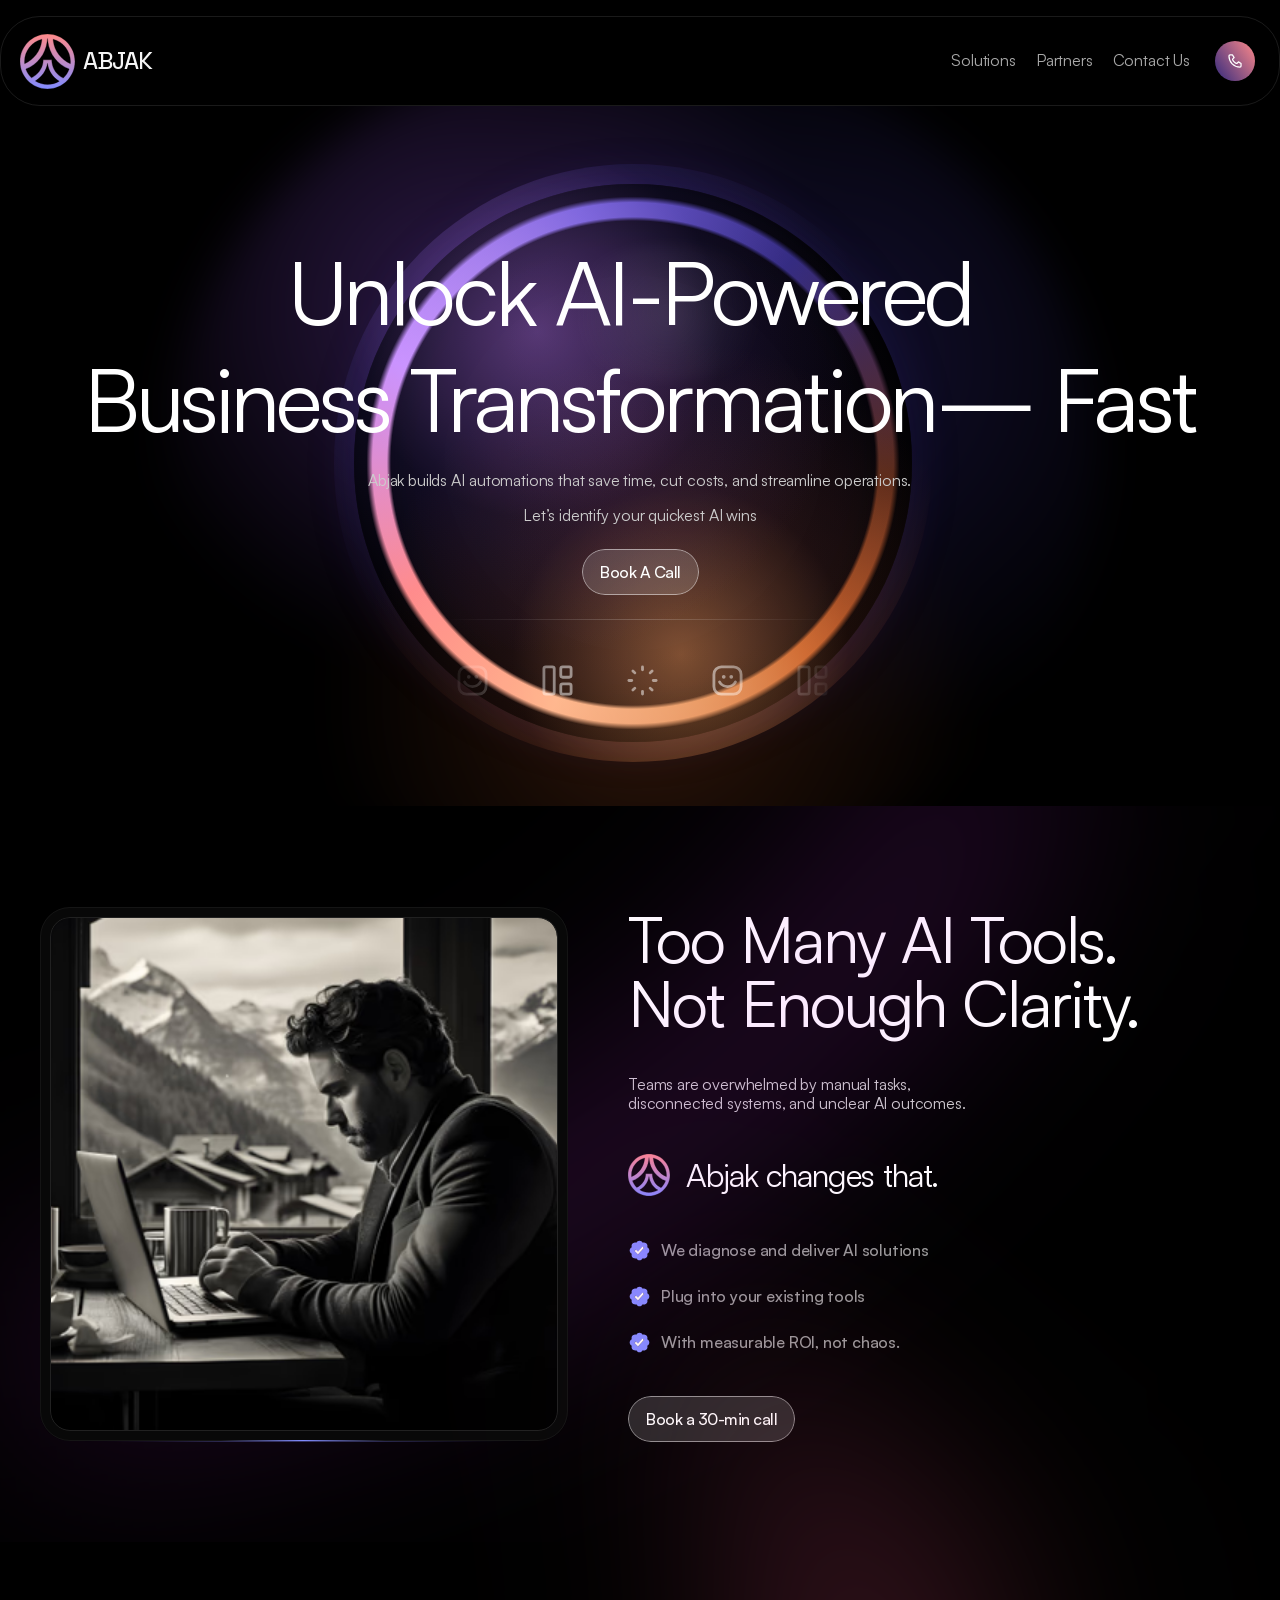
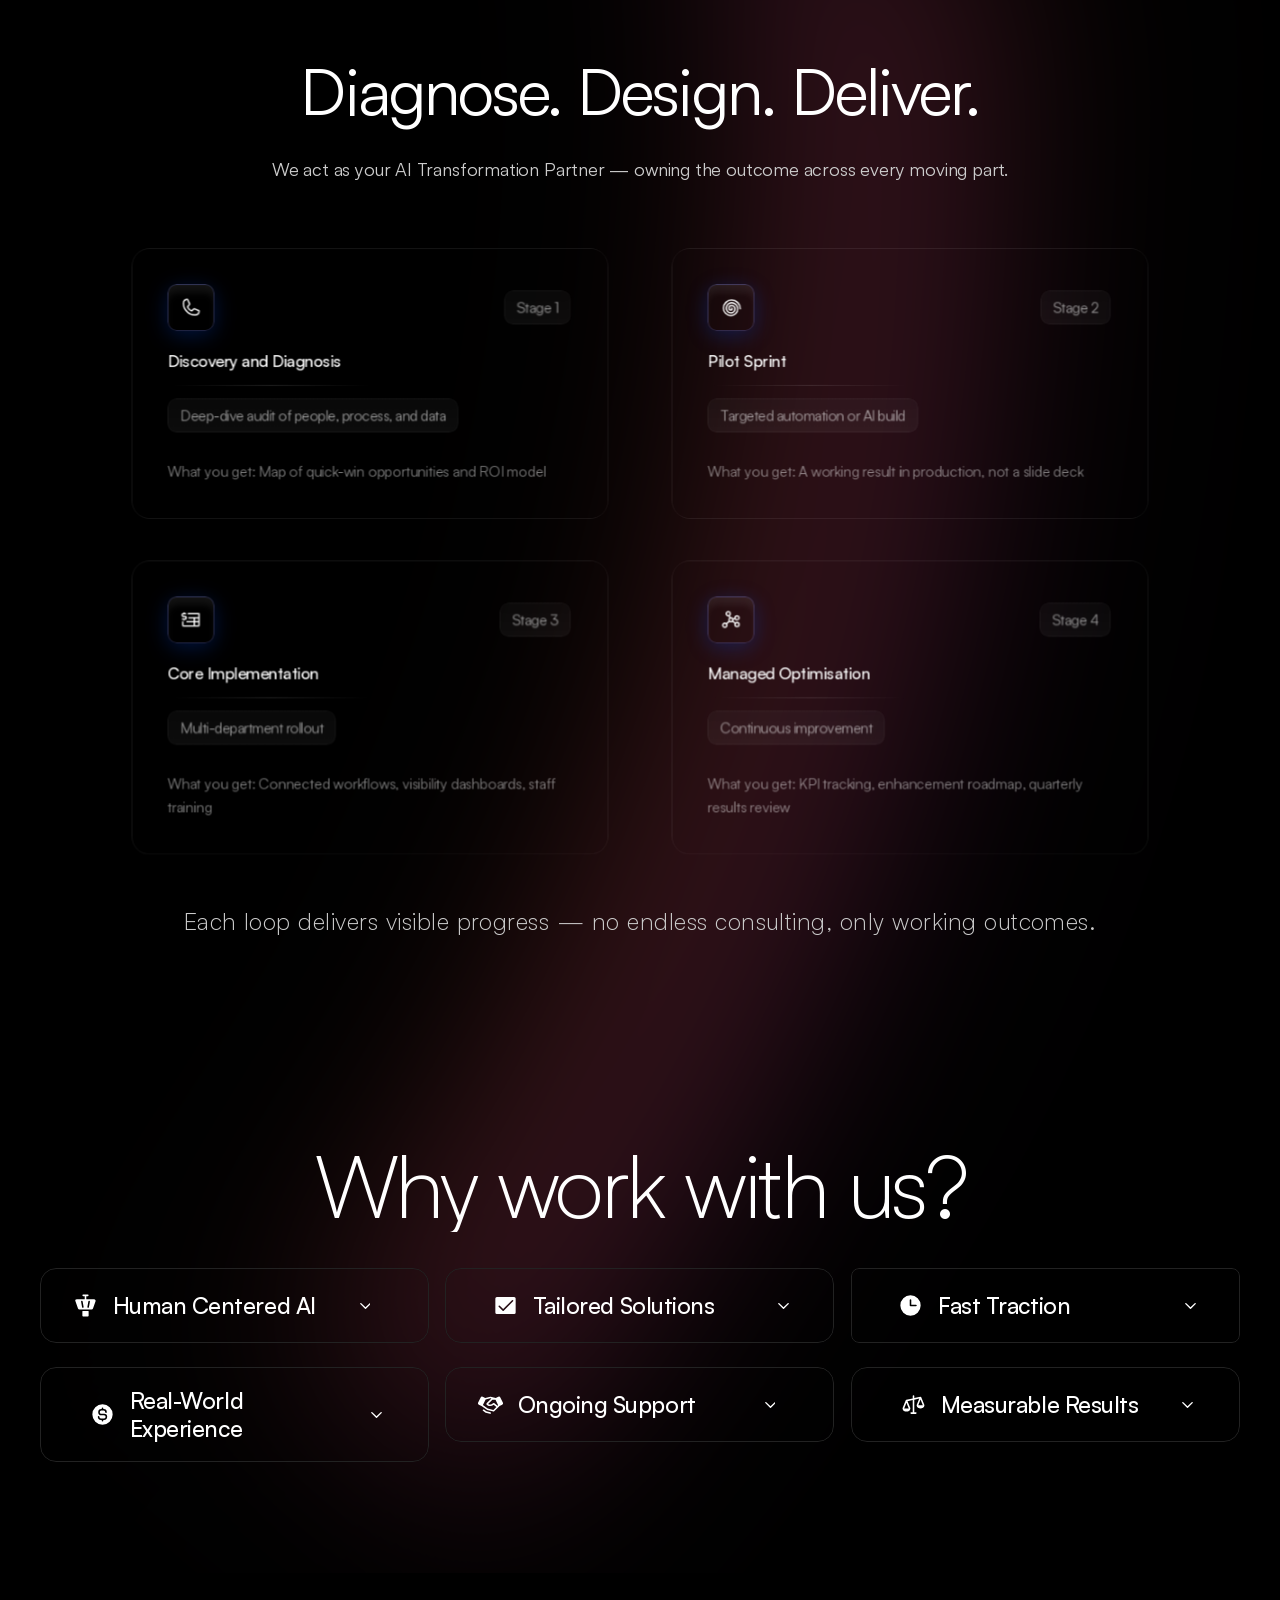
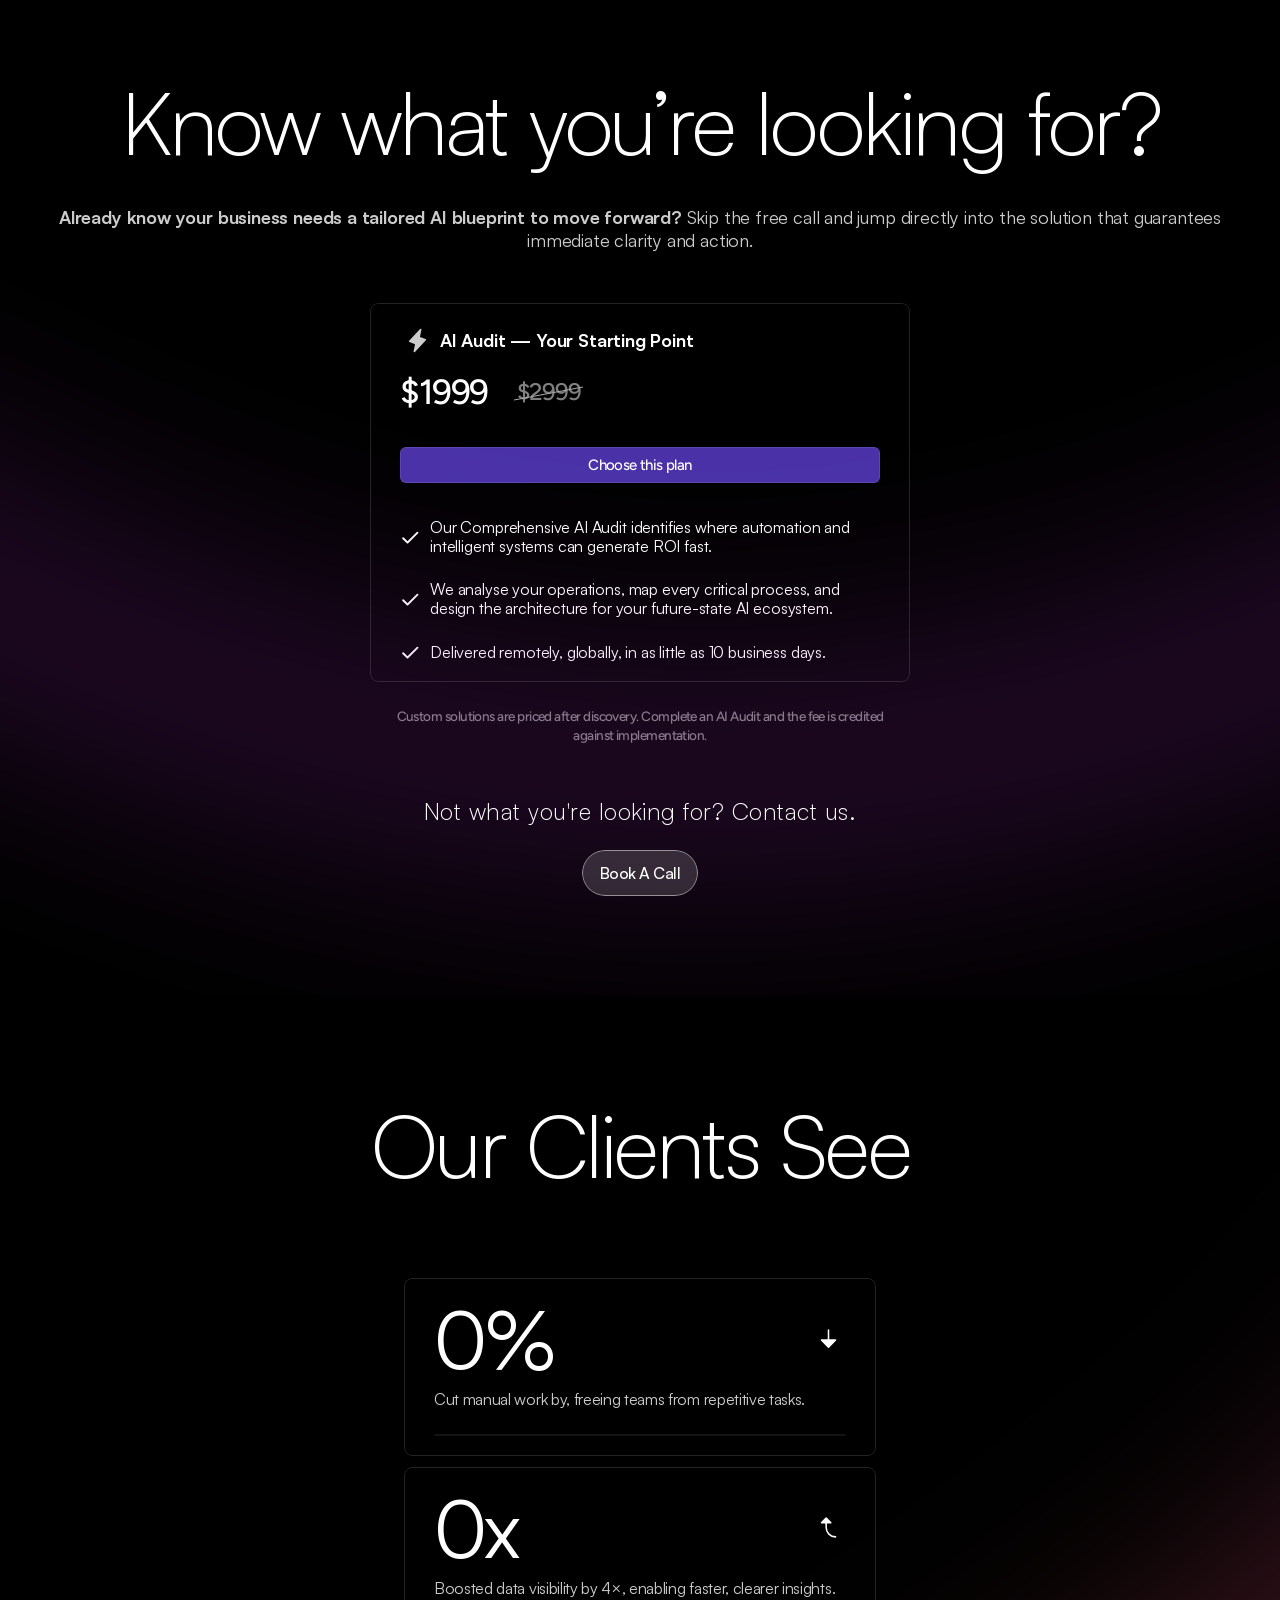
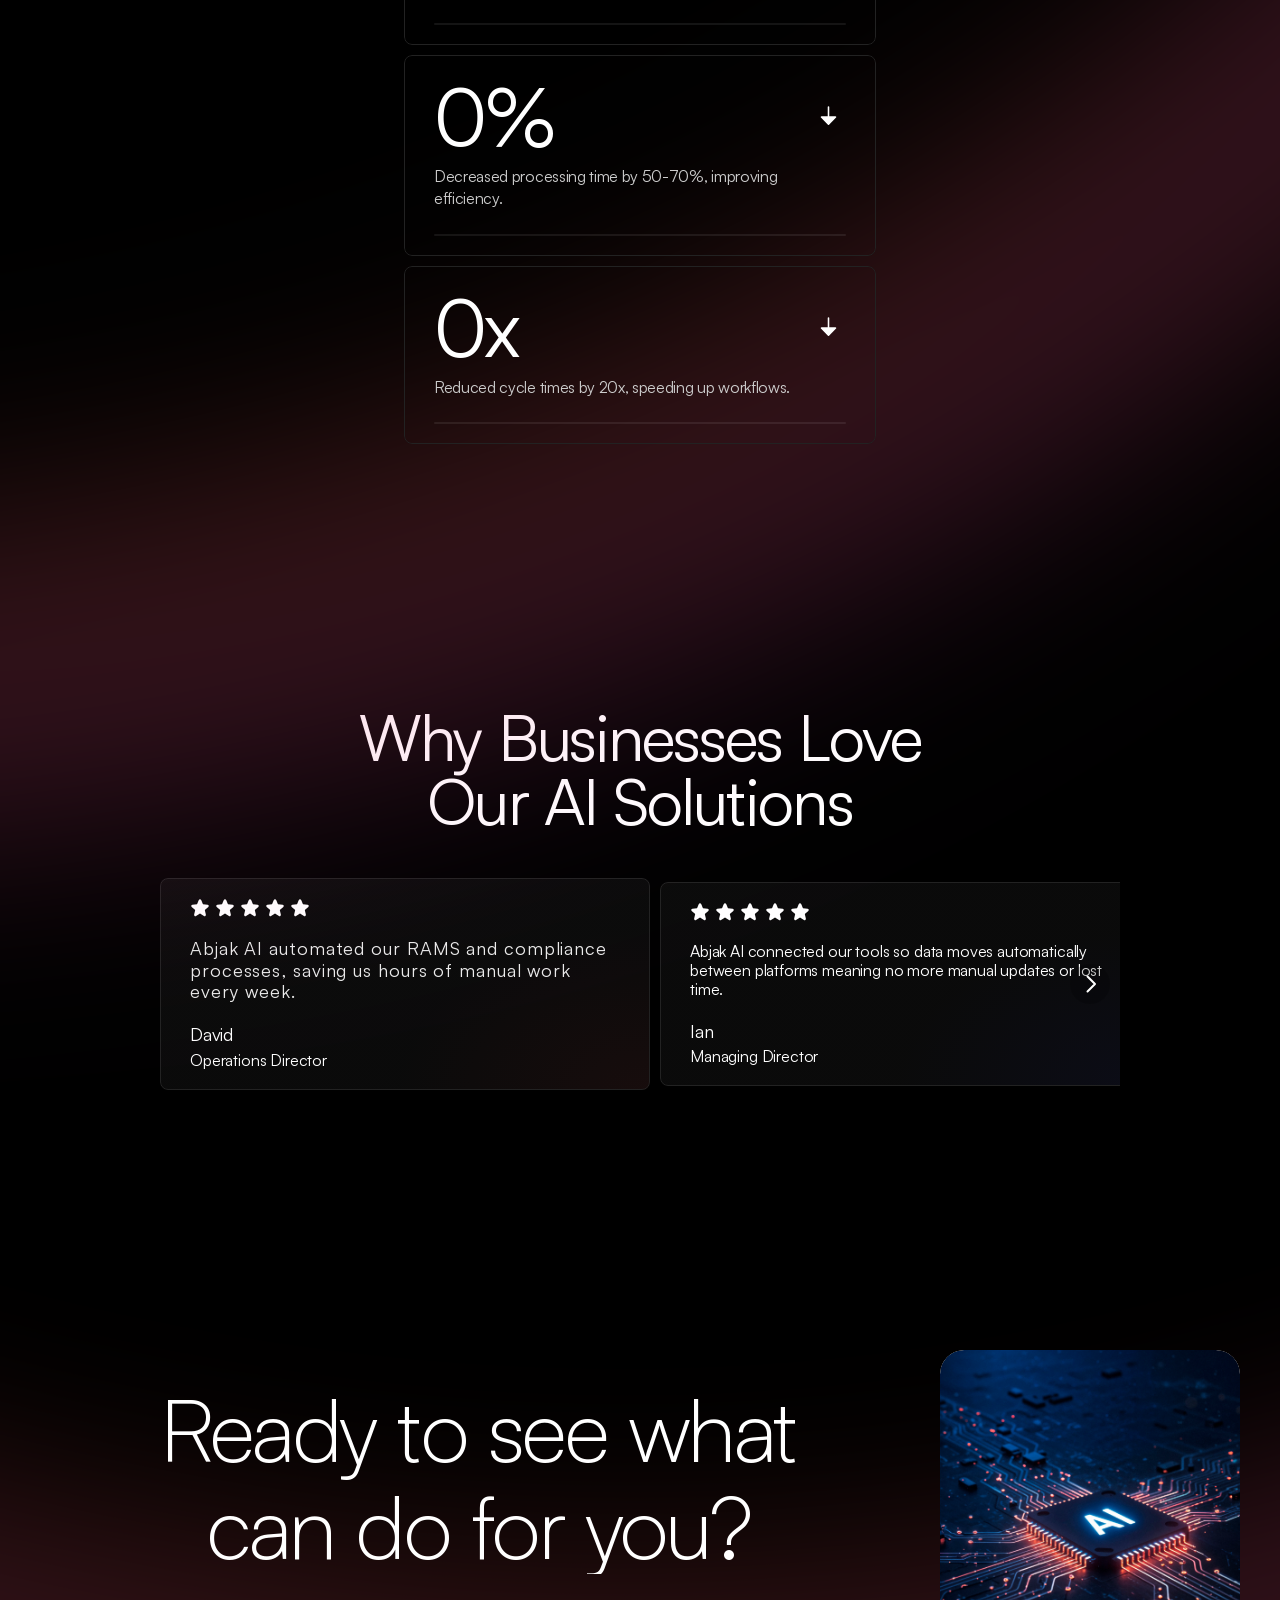
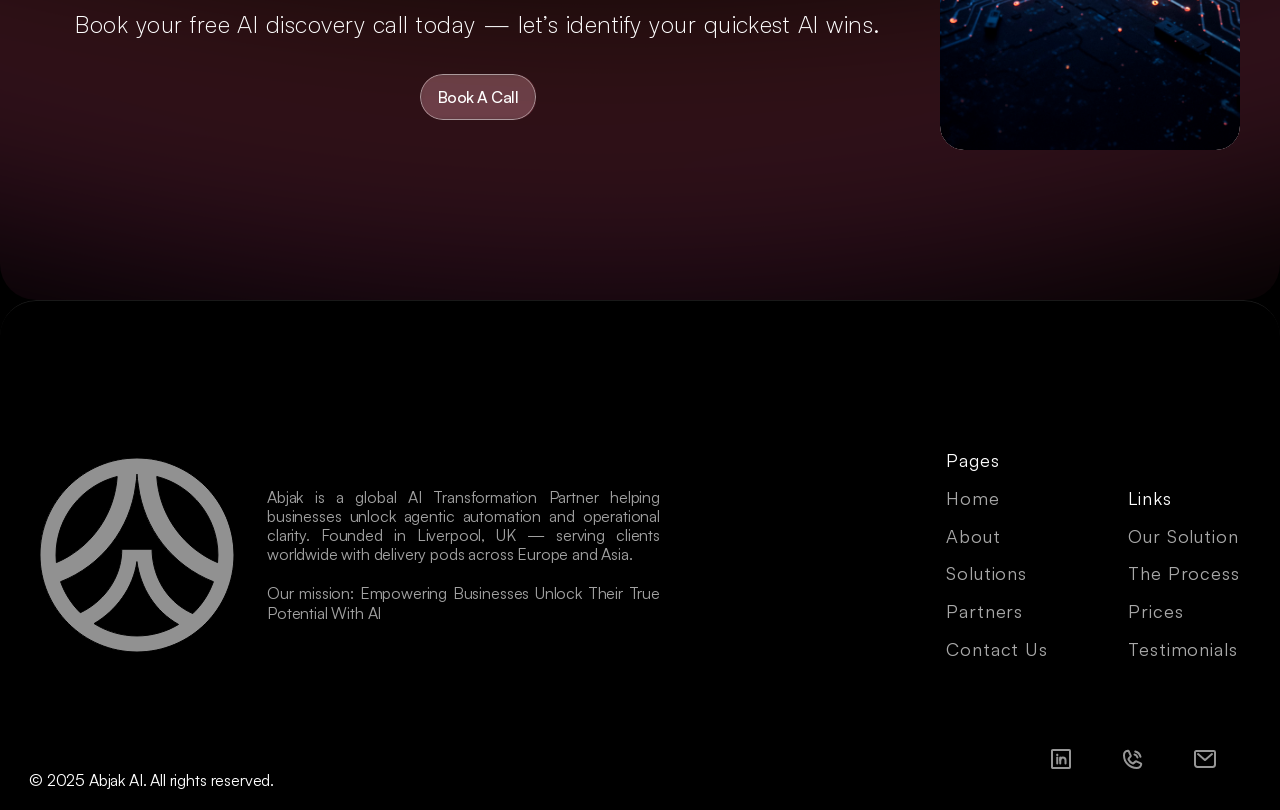
<file: index.html>
<!DOCTYPE html>
<html lang="en" data-redirect-timezone="1" dir="ltr"><head>
	<meta charset="utf-8">
	<meta name="viewport" content="width=device-width">
	<meta name="generator" content="Framer ee97fff">
	<title>ABJAK</title>
    <meta name="description" content="AI Business Transformation">
    <meta name="framer-search-index" content="/assets/framerusercontent_com__searchIndex-NoObSko5wXgN__ae4729a068b5.json">
    <meta name="framer-search-index-fallback" content="/assets/framerusercontent_com__searchIndex-mFWfEjjPKKYa__a6f4c43f9e50.json">
    <link href="/assets/framerusercontent_com__PGefwdbeYxjn3kqpcp1JiOGnQQ__b03ba661f866.png" rel="icon" media="(prefers-color-scheme: light)">
    <link href="/assets/framerusercontent_com__PGefwdbeYxjn3kqpcp1JiOGnQQ__b03ba661f866.png" rel="icon" media="(prefers-color-scheme: dark)">
    <link rel="apple-touch-icon" href="/assets/framerusercontent_com__PGefwdbeYxjn3kqpcp1JiOGnQQ__b03ba661f866.png">
    <!-- Open Graph -->
    <meta property="og:type" content="website">
    <meta property="og:title" content="ABJAK">
    <meta property="og:description" content="AI Business Transformation">
    <!-- X -->
    <meta name="twitter:card" content="summary_large_image">
    <meta name="twitter:title" content="ABJAK">
    <meta name="twitter:description" content="AI Business Transformation">
	
	
	
	<link rel="canonical" href="/"><meta property="og:url" content="https://abjak.com/"><!-- Start of headStart -->
    <!-- Snippet: S6byK2rc8 -->

<!-- SnippetEnd: S6byK2rc8 -->

    <!-- End of headStart -->
	
	<style data-framer-font-css="">/* latin-ext */
@font-face {
  font-family: 'DM Sans';
  font-style: italic;
  font-weight: 500;
  font-display: swap;
  src: url(/assets/fonts_gstatic_com__rP2Wp2ywxg089UriCZaSExd86J3t9jz86MvyyKK58VXh__a233b6d6c68f.woff2) format('woff2');
  unicode-range: U+0100-02BA, U+02BD-02C5, U+02C7-02CC, U+02CE-02D7, U+02DD-02FF, U+0304, U+0308, U+0329, U+1D00-1DBF, U+1E00-1E9F, U+1EF2-1EFF, U+2020, U+20A0-20AB, U+20AD-20C0, U+2113, U+2C60-2C7F, U+A720-A7FF;
}
/* latin */
@font-face {
  font-family: 'DM Sans';
  font-style: italic;
  font-weight: 500;
  font-display: swap;
  src: url(/assets/fonts_gstatic_com__rP2Wp2ywxg089UriCZaSExd86J3t9jz86MvyyKy58Q__5224995c06ec.woff2) format('woff2');
  unicode-range: U+0000-00FF, U+0131, U+0152-0153, U+02BB-02BC, U+02C6, U+02DA, U+02DC, U+0304, U+0308, U+0329, U+2000-206F, U+20AC, U+2122, U+2191, U+2193, U+2212, U+2215, U+FEFF, U+FFFD;
}
/* latin-ext */
@font-face {
  font-family: 'DM Sans';
  font-style: italic;
  font-weight: 700;
  font-display: swap;
  src: url(/assets/fonts_gstatic_com__rP2Wp2ywxg089UriCZaSExd86J3t9jz86MvyyKK58VXh__a233b6d6c68f.woff2) format('woff2');
  unicode-range: U+0100-02BA, U+02BD-02C5, U+02C7-02CC, U+02CE-02D7, U+02DD-02FF, U+0304, U+0308, U+0329, U+1D00-1DBF, U+1E00-1E9F, U+1EF2-1EFF, U+2020, U+20A0-20AB, U+20AD-20C0, U+2113, U+2C60-2C7F, U+A720-A7FF;
}
/* latin */
@font-face {
  font-family: 'DM Sans';
  font-style: italic;
  font-weight: 700;
  font-display: swap;
  src: url(/assets/fonts_gstatic_com__rP2Wp2ywxg089UriCZaSExd86J3t9jz86MvyyKy58Q__5224995c06ec.woff2) format('woff2');
  unicode-range: U+0000-00FF, U+0131, U+0152-0153, U+02BB-02BC, U+02C6, U+02DA, U+02DC, U+0304, U+0308, U+0329, U+2000-206F, U+20AC, U+2122, U+2191, U+2193, U+2212, U+2215, U+FEFF, U+FFFD;
}
/* latin-ext */
@font-face {
  font-family: 'DM Sans';
  font-style: normal;
  font-weight: 400;
  font-display: swap;
  src: url(/assets/fonts_gstatic_com__rP2Yp2ywxg089UriI5-g4vlH9VoD8Cmcqbu6-K6h9Q__850928f51828.woff2) format('woff2');
  unicode-range: U+0100-02BA, U+02BD-02C5, U+02C7-02CC, U+02CE-02D7, U+02DD-02FF, U+0304, U+0308, U+0329, U+1D00-1DBF, U+1E00-1E9F, U+1EF2-1EFF, U+2020, U+20A0-20AB, U+20AD-20C0, U+2113, U+2C60-2C7F, U+A720-A7FF;
}
/* latin */
@font-face {
  font-family: 'DM Sans';
  font-style: normal;
  font-weight: 400;
  font-display: swap;
  src: url(/assets/fonts_gstatic_com__rP2Yp2ywxg089UriI5-g4vlH9VoD8Cmcqbu0-K4__002a94d0e22f.woff2) format('woff2');
  unicode-range: U+0000-00FF, U+0131, U+0152-0153, U+02BB-02BC, U+02C6, U+02DA, U+02DC, U+0304, U+0308, U+0329, U+2000-206F, U+20AC, U+2122, U+2191, U+2193, U+2212, U+2215, U+FEFF, U+FFFD;
}
/* latin-ext */
@font-face {
  font-family: 'DM Sans';
  font-style: normal;
  font-weight: 500;
  font-display: swap;
  src: url(/assets/fonts_gstatic_com__rP2Yp2ywxg089UriI5-g4vlH9VoD8Cmcqbu6-K6h9Q__850928f51828.woff2) format('woff2');
  unicode-range: U+0100-02BA, U+02BD-02C5, U+02C7-02CC, U+02CE-02D7, U+02DD-02FF, U+0304, U+0308, U+0329, U+1D00-1DBF, U+1E00-1E9F, U+1EF2-1EFF, U+2020, U+20A0-20AB, U+20AD-20C0, U+2113, U+2C60-2C7F, U+A720-A7FF;
}
/* latin */
@font-face {
  font-family: 'DM Sans';
  font-style: normal;
  font-weight: 500;
  font-display: swap;
  src: url(/assets/fonts_gstatic_com__rP2Yp2ywxg089UriI5-g4vlH9VoD8Cmcqbu0-K4__002a94d0e22f.woff2) format('woff2');
  unicode-range: U+0000-00FF, U+0131, U+0152-0153, U+02BB-02BC, U+02C6, U+02DA, U+02DC, U+0304, U+0308, U+0329, U+2000-206F, U+20AC, U+2122, U+2191, U+2193, U+2212, U+2215, U+FEFF, U+FFFD;
}
/* latin-ext */
@font-face {
  font-family: 'DM Sans';
  font-style: normal;
  font-weight: 700;
  font-display: swap;
  src: url(/assets/fonts_gstatic_com__rP2Yp2ywxg089UriI5-g4vlH9VoD8Cmcqbu6-K6h9Q__850928f51828.woff2) format('woff2');
  unicode-range: U+0100-02BA, U+02BD-02C5, U+02C7-02CC, U+02CE-02D7, U+02DD-02FF, U+0304, U+0308, U+0329, U+1D00-1DBF, U+1E00-1E9F, U+1EF2-1EFF, U+2020, U+20A0-20AB, U+20AD-20C0, U+2113, U+2C60-2C7F, U+A720-A7FF;
}
/* latin */
@font-face {
  font-family: 'DM Sans';
  font-style: normal;
  font-weight: 700;
  font-display: swap;
  src: url(/assets/fonts_gstatic_com__rP2Yp2ywxg089UriI5-g4vlH9VoD8Cmcqbu0-K4__002a94d0e22f.woff2) format('woff2');
  unicode-range: U+0000-00FF, U+0131, U+0152-0153, U+02BB-02BC, U+02C6, U+02DA, U+02DC, U+0304, U+0308, U+0329, U+2000-206F, U+20AC, U+2122, U+2191, U+2193, U+2212, U+2215, U+FEFF, U+FFFD;
}
/* latin-ext */
@font-face {
  font-family: 'Figtree';
  font-style: italic;
  font-weight: 500;
  font-display: swap;
  src: url(/assets/fonts_gstatic_com___Xmu-HUzqDCFdgfMm4GNAa5o_ik__70ed89043eb0.woff2) format('woff2');
  unicode-range: U+0100-02BA, U+02BD-02C5, U+02C7-02CC, U+02CE-02D7, U+02DD-02FF, U+0304, U+0308, U+0329, U+1D00-1DBF, U+1E00-1E9F, U+1EF2-1EFF, U+2020, U+20A0-20AB, U+20AD-20C0, U+2113, U+2C60-2C7F, U+A720-A7FF;
}
/* latin */
@font-face {
  font-family: 'Figtree';
  font-style: italic;
  font-weight: 500;
  font-display: swap;
  src: url(/assets/fonts_gstatic_com___Xmu-HUzqDCFdgfMm4GND65o__3530fccd972d.woff2) format('woff2');
  unicode-range: U+0000-00FF, U+0131, U+0152-0153, U+02BB-02BC, U+02C6, U+02DA, U+02DC, U+0304, U+0308, U+0329, U+2000-206F, U+20AC, U+2122, U+2191, U+2193, U+2212, U+2215, U+FEFF, U+FFFD;
}
/* latin-ext */
@font-face {
  font-family: 'Figtree';
  font-style: italic;
  font-weight: 700;
  font-display: swap;
  src: url(/assets/fonts_gstatic_com___Xmu-HUzqDCFdgfMm4GNAa5o_ik__70ed89043eb0.woff2) format('woff2');
  unicode-range: U+0100-02BA, U+02BD-02C5, U+02C7-02CC, U+02CE-02D7, U+02DD-02FF, U+0304, U+0308, U+0329, U+1D00-1DBF, U+1E00-1E9F, U+1EF2-1EFF, U+2020, U+20A0-20AB, U+20AD-20C0, U+2113, U+2C60-2C7F, U+A720-A7FF;
}
/* latin */
@font-face {
  font-family: 'Figtree';
  font-style: italic;
  font-weight: 700;
  font-display: swap;
  src: url(/assets/fonts_gstatic_com___Xmu-HUzqDCFdgfMm4GND65o__3530fccd972d.woff2) format('woff2');
  unicode-range: U+0000-00FF, U+0131, U+0152-0153, U+02BB-02BC, U+02C6, U+02DA, U+02DC, U+0304, U+0308, U+0329, U+2000-206F, U+20AC, U+2122, U+2191, U+2193, U+2212, U+2215, U+FEFF, U+FFFD;
}
/* latin-ext */
@font-face {
  font-family: 'Figtree';
  font-style: normal;
  font-weight: 500;
  font-display: swap;
  src: url(/assets/fonts_gstatic_com___Xms-HUzqDCFdgfMm4q9DbZs__467cc91576f5.woff2) format('woff2');
  unicode-range: U+0100-02BA, U+02BD-02C5, U+02C7-02CC, U+02CE-02D7, U+02DD-02FF, U+0304, U+0308, U+0329, U+1D00-1DBF, U+1E00-1E9F, U+1EF2-1EFF, U+2020, U+20A0-20AB, U+20AD-20C0, U+2113, U+2C60-2C7F, U+A720-A7FF;
}
/* latin */
@font-face {
  font-family: 'Figtree';
  font-style: normal;
  font-weight: 500;
  font-display: swap;
  src: url(/assets/fonts_gstatic_com___Xms-HUzqDCFdgfMm4S9DQ__3c512d8e381c.woff2) format('woff2');
  unicode-range: U+0000-00FF, U+0131, U+0152-0153, U+02BB-02BC, U+02C6, U+02DA, U+02DC, U+0304, U+0308, U+0329, U+2000-206F, U+20AC, U+2122, U+2191, U+2193, U+2212, U+2215, U+FEFF, U+FFFD;
}
/* latin-ext */
@font-face {
  font-family: 'Figtree';
  font-style: normal;
  font-weight: 700;
  font-display: swap;
  src: url(/assets/fonts_gstatic_com___Xms-HUzqDCFdgfMm4q9DbZs__467cc91576f5.woff2) format('woff2');
  unicode-range: U+0100-02BA, U+02BD-02C5, U+02C7-02CC, U+02CE-02D7, U+02DD-02FF, U+0304, U+0308, U+0329, U+1D00-1DBF, U+1E00-1E9F, U+1EF2-1EFF, U+2020, U+20A0-20AB, U+20AD-20C0, U+2113, U+2C60-2C7F, U+A720-A7FF;
}
/* latin */
@font-face {
  font-family: 'Figtree';
  font-style: normal;
  font-weight: 700;
  font-display: swap;
  src: url(/assets/fonts_gstatic_com___Xms-HUzqDCFdgfMm4S9DQ__3c512d8e381c.woff2) format('woff2');
  unicode-range: U+0000-00FF, U+0131, U+0152-0153, U+02BB-02BC, U+02C6, U+02DA, U+02DC, U+0304, U+0308, U+0329, U+2000-206F, U+20AC, U+2122, U+2191, U+2193, U+2212, U+2215, U+FEFF, U+FFFD;
}

@font-face { font-family: "Inter"; src: url("/assets/framerusercontent_com__5vvr9Vy74if2I6bQbJvbw7SY1pQ__197dd743787c.woff2"); font-display: swap; font-style: normal; font-weight: 400; unicode-range: U+0460-052F, U+1C80-1C88, U+20B4, U+2DE0-2DFF, U+A640-A69F, U+FE2E-FE2F }
@font-face { font-family: "Inter"; src: url("/assets/framerusercontent_com__EOr0mi4hNtlgWNn9if640EZzXCo__f3fd018548ab.woff2"); font-display: swap; font-style: normal; font-weight: 400; unicode-range: U+0301, U+0400-045F, U+0490-0491, U+04B0-04B1, U+2116 }
@font-face { font-family: "Inter"; src: url("/assets/framerusercontent_com__Y9k9QrlZAqio88Klkmbd8VoMQc__bb12e146cad6.woff2"); font-display: swap; font-style: normal; font-weight: 400; unicode-range: U+1F00-1FFF }
@font-face { font-family: "Inter"; src: url("/assets/framerusercontent_com__OYrD2tBIBPvoJXiIHnLoOXnY9M__ea808fe7d65d.woff2"); font-display: swap; font-style: normal; font-weight: 400; unicode-range: U+0370-03FF }
@font-face { font-family: "Inter"; src: url("/assets/framerusercontent_com__JeYwfuaPfZHQhEG8U5gtPDZ7WQ__418c934c0013.woff2"); font-display: swap; font-style: normal; font-weight: 400; unicode-range: U+0100-024F, U+0259, U+1E00-1EFF, U+2020, U+20A0-20AB, U+20AD-20CF, U+2113, U+2C60-2C7F, U+A720-A7FF }
@font-face { font-family: "Inter"; src: url("/assets/framerusercontent_com__GrgcKwrN6d3Uz8EwcLHZxwEfC4__d2835f64bac0.woff2"); font-display: swap; font-style: normal; font-weight: 400; unicode-range: U+0000-00FF, U+0131, U+0152-0153, U+02BB-02BC, U+02C6, U+02DA, U+02DC, U+2000-206F, U+2070, U+2074-207E, U+2080-208E, U+20AC, U+2122, U+2191, U+2193, U+2212, U+2215, U+FEFF, U+FFFD }
@font-face { font-family: "Inter"; src: url("/assets/framerusercontent_com__b6Y37FthZeALduNqHicBT6FutY__22b5f26fb634.woff2"); font-display: swap; font-style: normal; font-weight: 400; unicode-range: U+0102-0103, U+0110-0111, U+0128-0129, U+0168-0169, U+01A0-01A1, U+01AF-01B0, U+1EA0-1EF9, U+20AB }
@font-face { font-family: "Inter"; src: url("/assets/framerusercontent_com__DpPBYI0sL4fYLgAkX8KXOPVt7c__9f76c3a5f7ca.woff2"); font-display: swap; font-style: normal; font-weight: 700; unicode-range: U+0460-052F, U+1C80-1C88, U+20B4, U+2DE0-2DFF, U+A640-A69F, U+FE2E-FE2F }
@font-face { font-family: "Inter"; src: url("/assets/framerusercontent_com__4RAEQdEOrcnDkhHiiCbJOw92Lk__3be39f5de46f.woff2"); font-display: swap; font-style: normal; font-weight: 700; unicode-range: U+0301, U+0400-045F, U+0490-0491, U+04B0-04B1, U+2116 }
@font-face { font-family: "Inter"; src: url("/assets/framerusercontent_com__1K3W8DizY3v4emK8Mb08YHxTbs__be91894f01be.woff2"); font-display: swap; font-style: normal; font-weight: 700; unicode-range: U+1F00-1FFF }
@font-face { font-family: "Inter"; src: url("/assets/framerusercontent_com__tUSCtfYVM1I1IchuyCwz9gDdQ__974fd13b31db.woff2"); font-display: swap; font-style: normal; font-weight: 700; unicode-range: U+0370-03FF }
@font-face { font-family: "Inter"; src: url("/assets/framerusercontent_com__VgYFWiwsAC5OYxAycRXXvhze58__b6c838787112.woff2"); font-display: swap; font-style: normal; font-weight: 700; unicode-range: U+0100-024F, U+0259, U+1E00-1EFF, U+2020, U+20A0-20AB, U+20AD-20CF, U+2113, U+2C60-2C7F, U+A720-A7FF }
@font-face { font-family: "Inter"; src: url("/assets/framerusercontent_com__syRNPWzAMIrcJ3wIlPIP43KjQs__452fe1601f59.woff2"); font-display: swap; font-style: normal; font-weight: 700; unicode-range: U+0000-00FF, U+0131, U+0152-0153, U+02BB-02BC, U+02C6, U+02DA, U+02DC, U+2000-206F, U+2070, U+2074-207E, U+2080-208E, U+20AC, U+2122, U+2191, U+2193, U+2212, U+2215, U+FEFF, U+FFFD }
@font-face { font-family: "Inter"; src: url("/assets/framerusercontent_com__GIryZETIX4IFypco5pYZONKhJIo__bcff39a6db6d.woff2"); font-display: swap; font-style: normal; font-weight: 700; unicode-range: U+0102-0103, U+0110-0111, U+0128-0129, U+0168-0169, U+01A0-01A1, U+01AF-01B0, U+1EA0-1EF9, U+20AB }
@font-face { font-family: "Inter"; src: url("/assets/framerusercontent_com__5A3Ce6C9YYmCjpQx9M4inSaKU__94357736abb4.woff2"); font-display: swap; font-style: normal; font-weight: 500; unicode-range: U+0460-052F, U+1C80-1C88, U+20B4, U+2DE0-2DFF, U+A640-A69F, U+FE2E-FE2F }
@font-face { font-family: "Inter"; src: url("/assets/framerusercontent_com__Qx95Xyt0Ka3SGhinnbXIGpEIyP4__96126f2d71c7.woff2"); font-display: swap; font-style: normal; font-weight: 500; unicode-range: U+0301, U+0400-045F, U+0490-0491, U+04B0-04B1, U+2116 }
@font-face { font-family: "Inter"; src: url("/assets/framerusercontent_com__6mJuEAguuIuMog10gGvH5d3cl8__d672e61ee3bb.woff2"); font-display: swap; font-style: normal; font-weight: 500; unicode-range: U+1F00-1FFF }
@font-face { font-family: "Inter"; src: url("/assets/framerusercontent_com__xYYWaj7wCU5zSQH0eXvSaS19wo__af51674aa206.woff2"); font-display: swap; font-style: normal; font-weight: 500; unicode-range: U+0370-03FF }
@font-face { font-family: "Inter"; src: url("/assets/framerusercontent_com__otTaNuNpVK4RbdlT7zDDdKvQBA__c95a827796aa.woff2"); font-display: swap; font-style: normal; font-weight: 500; unicode-range: U+0100-024F, U+0259, U+1E00-1EFF, U+2020, U+20A0-20AB, U+20AD-20CF, U+2113, U+2C60-2C7F, U+A720-A7FF }
@font-face { font-family: "Inter"; src: url("/assets/framerusercontent_com__UjlFhCnUjxhNfep4oYBPqnEssyo__2ba1c0d5445f.woff2"); font-display: swap; font-style: normal; font-weight: 500; unicode-range: U+0000-00FF, U+0131, U+0152-0153, U+02BB-02BC, U+02C6, U+02DA, U+02DC, U+2000-206F, U+2070, U+2074-207E, U+2080-208E, U+20AC, U+2122, U+2191, U+2193, U+2212, U+2215, U+FEFF, U+FFFD }
@font-face { font-family: "Inter"; src: url("/assets/framerusercontent_com__DolVirEGb34pEXEp8t8FQBSK4__0c3a17ff05cf.woff2"); font-display: swap; font-style: normal; font-weight: 500; unicode-range: U+0102-0103, U+0110-0111, U+0128-0129, U+0168-0169, U+01A0-01A1, U+01AF-01B0, U+1EA0-1EF9, U+20AB }
@font-face { font-family: "Inter"; src: url("/assets/framerusercontent_com__vQyevYAyHtARFwPqUzQGpnDs__776ea07d8af4.woff2"); font-display: swap; font-style: normal; font-weight: 400; unicode-range: U+0000-00FF, U+0131, U+0152-0153, U+02BB-02BC, U+02C6, U+02DA, U+02DC, U+2000-206F, U+2074, U+20AC, U+2122, U+2191, U+2193, U+2212, U+2215, U+FEFF, U+FFFD }
@font-face { font-family: "Inter"; src: url("/assets/framerusercontent_com__mkY5Sgyq51ik0AMrSBwhm9DJg__494370e42c16.woff2"); font-style: normal; font-weight: 900; unicode-range: U+0460-052F, U+1C80-1C88, U+20B4, U+2DE0-2DFF, U+A640-A69F, U+FE2E-FE2F }
@font-face { font-family: "Inter"; src: url("/assets/framerusercontent_com__X5hj6qzcHUYv7h1390c8Rhm6550__98e006a70b1f.woff2"); font-style: normal; font-weight: 900; unicode-range: U+0301, U+0400-045F, U+0490-0491, U+04B0-04B1, U+2116 }
@font-face { font-family: "Inter"; src: url("/assets/framerusercontent_com__gQhNpS3tN86g8RcVKYUUaKt2oMQ__d5262035fd33.woff2"); font-style: normal; font-weight: 900; unicode-range: U+1F00-1FFF }
@font-face { font-family: "Inter"; src: url("/assets/framerusercontent_com__cugnVhSraaRyANCaUtI5FV17wk__146bdc56faba.woff2"); font-style: normal; font-weight: 900; unicode-range: U+0370-03FF }
@font-face { font-family: "Inter"; src: url("/assets/framerusercontent_com__5HcVoGak8k5agFJSaKa4floXVu0__bc2a9ceee87f.woff2"); font-style: normal; font-weight: 900; unicode-range: U+0100-024F, U+0259, U+1E00-1EFF, U+2020, U+20A0-20AB, U+20AD-20CF, U+2113, U+2C60-2C7F, U+A720-A7FF }
@font-face { font-family: "Inter"; src: url("/assets/framerusercontent_com__rZ5DdENNqIdFTIyQQiP5isO7M__6fb1254aa263.woff2"); font-style: normal; font-weight: 900; unicode-range: U+0000-00FF, U+0131, U+0152-0153, U+02BB-02BC, U+02C6, U+02DA, U+02DC, U+2000-206F, U+2070, U+2074-207E, U+2080-208E, U+20AC, U+2122, U+2191, U+2193, U+2212, U+2215, U+FEFF, U+FFFD }
@font-face { font-family: "Inter"; src: url("/assets/framerusercontent_com__P2Bw01CtL0b9wqygO0sSVogWbo__f6380e18defb.woff2"); font-style: normal; font-weight: 900; unicode-range: U+0102-0103, U+0110-0111, U+0128-0129, U+0168-0169, U+01A0-01A1, U+01AF-01B0, U+1EA0-1EF9, U+20AB }
@font-face { font-family: "Inter"; src: url("/assets/framerusercontent_com__05KsVHGDmqXSBXM4yRZ65P8i0s__aaed3c06be45.woff2"); font-style: italic; font-weight: 900; unicode-range: U+0460-052F, U+1C80-1C88, U+20B4, U+2DE0-2DFF, U+A640-A69F, U+FE2E-FE2F }
@font-face { font-family: "Inter"; src: url("/assets/framerusercontent_com__ky8ovPukK4dJ1Pxq74qGhOqCYI__7047bd4cd605.woff2"); font-style: italic; font-weight: 900; unicode-range: U+0301, U+0400-045F, U+0490-0491, U+04B0-04B1, U+2116 }
@font-face { font-family: "Inter"; src: url("/assets/framerusercontent_com__vvNSqIj42qeQ2bvCRBIWKHscrc__cfa0a2ea2d1e.woff2"); font-style: italic; font-weight: 900; unicode-range: U+1F00-1FFF }
@font-face { font-family: "Inter"; src: url("/assets/framerusercontent_com__3ZmXbBKToJifDV9gwcifVd1tEY__d49354010dbb.woff2"); font-style: italic; font-weight: 900; unicode-range: U+0370-03FF }
@font-face { font-family: "Inter"; src: url("/assets/framerusercontent_com__FNfhX3dt4ChuLJq2PwdlxHO7PU__6c8a1019843e.woff2"); font-style: italic; font-weight: 900; unicode-range: U+0100-024F, U+0259, U+1E00-1EFF, U+2020, U+20A0-20AB, U+20AD-20CF, U+2113, U+2C60-2C7F, U+A720-A7FF }
@font-face { font-family: "Inter"; src: url("/assets/framerusercontent_com__gcnfba68tfm7qAyrWRCf9r34jg__443ebd64432f.woff2"); font-style: italic; font-weight: 900; unicode-range: U+0000-00FF, U+0131, U+0152-0153, U+02BB-02BC, U+02C6, U+02DA, U+02DC, U+2000-206F, U+2070, U+2074-207E, U+2080-208E, U+20AC, U+2122, U+2191, U+2193, U+2212, U+2215, U+FEFF, U+FFFD }
@font-face { font-family: "Inter"; src: url("/assets/framerusercontent_com__efTfQcBJ53kM2pB1hezSZ3RDUFs__eb965eb5ff78.woff2"); font-style: italic; font-weight: 900; unicode-range: U+0102-0103, U+0110-0111, U+0128-0129, U+0168-0169, U+01A0-01A1, U+01AF-01B0, U+1EA0-1EF9, U+20AB }
@font-face { font-family: "Inter"; src: url("/assets/framerusercontent_com__H89BbHkbHDzlxZzxi8uPzTsp90__e1fb1f6952b2.woff2"); font-display: swap; font-style: italic; font-weight: 700; unicode-range: U+0460-052F, U+1C80-1C88, U+20B4, U+2DE0-2DFF, U+A640-A69F, U+FE2E-FE2F }
@font-face { font-family: "Inter"; src: url("/assets/framerusercontent_com__u6gJwDuwB143kpNK1T1MDKDWkMc__bba4fadd8b3a.woff2"); font-display: swap; font-style: italic; font-weight: 700; unicode-range: U+0301, U+0400-045F, U+0490-0491, U+04B0-04B1, U+2116 }
@font-face { font-family: "Inter"; src: url("/assets/framerusercontent_com__43sJ6MfOPh1LCJt46OvyDuSbA6o__8e7d41d9470a.woff2"); font-display: swap; font-style: italic; font-weight: 700; unicode-range: U+1F00-1FFF }
@font-face { font-family: "Inter"; src: url("/assets/framerusercontent_com__wccHG0r4gBDAIRhfHiOlq6oEkqw__7b05451fe6ce.woff2"); font-display: swap; font-style: italic; font-weight: 700; unicode-range: U+0370-03FF }
@font-face { font-family: "Inter"; src: url("/assets/framerusercontent_com__WZ367JPwf9bRW6LdTHN8rXgSjw__78f4b8011b83.woff2"); font-display: swap; font-style: italic; font-weight: 700; unicode-range: U+0100-024F, U+0259, U+1E00-1EFF, U+2020, U+20A0-20AB, U+20AD-20CF, U+2113, U+2C60-2C7F, U+A720-A7FF }
@font-face { font-family: "Inter"; src: url("/assets/framerusercontent_com__ia3uin3hQWqDrVloC1zEtYHWw__7342a84724f5.woff2"); font-display: swap; font-style: italic; font-weight: 700; unicode-range: U+0000-00FF, U+0131, U+0152-0153, U+02BB-02BC, U+02C6, U+02DA, U+02DC, U+2000-206F, U+2070, U+2074-207E, U+2080-208E, U+20AC, U+2122, U+2191, U+2193, U+2212, U+2215, U+FEFF, U+FFFD }
@font-face { font-family: "Inter"; src: url("/assets/framerusercontent_com__2A4Xx7CngadFGlVV4xrO06OBHY__be47bff5d1b5.woff2"); font-display: swap; font-style: italic; font-weight: 700; unicode-range: U+0102-0103, U+0110-0111, U+0128-0129, U+0168-0169, U+01A0-01A1, U+01AF-01B0, U+1EA0-1EF9, U+20AB }
@font-face { font-family: "Inter"; src: url("/assets/framerusercontent_com__hyOgCu0Xnghbimh0pE8QTvtt2AU__58bbd5227905.woff2"); font-display: swap; font-style: normal; font-weight: 600; unicode-range: U+0460-052F, U+1C80-1C88, U+20B4, U+2DE0-2DFF, U+A640-A69F, U+FE2E-FE2F }
@font-face { font-family: "Inter"; src: url("/assets/framerusercontent_com__NeGmSOXrPBfEFIy5YZeHq17LEDA__dbba5ba05c03.woff2"); font-display: swap; font-style: normal; font-weight: 600; unicode-range: U+0301, U+0400-045F, U+0490-0491, U+04B0-04B1, U+2116 }
@font-face { font-family: "Inter"; src: url("/assets/framerusercontent_com__oYaAX5himiTPYuN8vLWnqBbfD2s__8a68bceee10e.woff2"); font-display: swap; font-style: normal; font-weight: 600; unicode-range: U+1F00-1FFF }
@font-face { font-family: "Inter"; src: url("/assets/framerusercontent_com__lEJLP4R0yuCaMCjSXYHtJw72M__a8071e6b982b.woff2"); font-display: swap; font-style: normal; font-weight: 600; unicode-range: U+0370-03FF }
@font-face { font-family: "Inter"; src: url("/assets/framerusercontent_com__cRJyLNuTJR5jbyKzGi33wU9cqIQ__44c62d91b016.woff2"); font-display: swap; font-style: normal; font-weight: 600; unicode-range: U+0100-024F, U+0259, U+1E00-1EFF, U+2020, U+20A0-20AB, U+20AD-20CF, U+2113, U+2C60-2C7F, U+A720-A7FF }
@font-face { font-family: "Inter"; src: url("/assets/framerusercontent_com__yDtI2UI8XcEg1W2je9XPN3Noo__a113a1cb4f38.woff2"); font-display: swap; font-style: normal; font-weight: 600; unicode-range: U+0000-00FF, U+0131, U+0152-0153, U+02BB-02BC, U+02C6, U+02DA, U+02DC, U+2000-206F, U+2070, U+2074-207E, U+2080-208E, U+20AC, U+2122, U+2191, U+2193, U+2212, U+2215, U+FEFF, U+FFFD }
@font-face { font-family: "Inter"; src: url("/assets/framerusercontent_com__A0Wcc7NgXMjUuFdquHDrIZpzZw0__619644a6a41d.woff2"); font-display: swap; font-style: normal; font-weight: 600; unicode-range: U+0102-0103, U+0110-0111, U+0128-0129, U+0168-0169, U+01A0-01A1, U+01AF-01B0, U+1EA0-1EF9, U+20AB }
@font-face { font-family: "Satoshi"; src: url("/assets/framerusercontent_com__WNDVG7O66ENLOD43GS7FBUCC4KMT5OM2__6c63fb5c8977.woff2"); font-display: swap; font-style: normal; font-weight: 300 }
@font-face { font-family: "Satoshi"; src: url("/assets/framerusercontent_com__KFIAZD4RUMEZIYV6FQ3T3GP5PDBDB6JY__ec93c8d59961.woff2"); font-display: swap; font-style: normal; font-weight: 400 }
@font-face { font-family: "Space Grotesk"; src: url("/assets/framerusercontent_com__2MGP255ZY2RSFHKW6LNN6W6BWQGC2LUO__9ad054fc79e5.woff2"); font-display: swap; font-style: normal; font-weight: 400 }
@font-face { font-family: "Space Grotesk"; src: url("/assets/framerusercontent_com__V2SN6OQGC3Z2CCFHLOEJRJKQXUTOKEBX__07321f04688d.woff2"); font-display: swap; font-style: normal; font-weight: 500 }
@font-face { font-family: "Satoshi"; src: url("/assets/framerusercontent_com__GHM6WVH6MILNYOOCXHXB5GTSGNTMGXZR__5cc1acc907ef.woff2"); font-display: swap; font-style: normal; font-weight: 700 }
@font-face { font-family: "Satoshi"; src: url("/assets/framerusercontent_com__BKWEE3VKGTFABE37K2DTH625VUSN2N35__cd033896d94b.woff2"); font-display: swap; font-style: italic; font-weight: 700 }
@font-face { font-family: "Satoshi"; src: url("/assets/framerusercontent_com__QOMBWPST76ICDYF6WOBS7SQ7RBT67QW2__3db12b7fae83.woff2"); font-display: swap; font-style: italic; font-weight: 400 }
@font-face { font-family: "Satoshi"; src: url("/assets/framerusercontent_com__7AHDUZ4A7LFLVFUIFSARGIWCRQJHISQP__760771d7a949.woff2"); font-display: swap; font-style: normal; font-weight: 500 }
@font-face { font-family: "Satoshi"; src: url("/assets/framerusercontent_com__MVBFGLEMN2LQF4RKXAFO4YZFKXTEZ7FQ__92fa2c2601bd.woff2"); font-display: swap; font-style: italic; font-weight: 300 }
@font-face { font-family: "DM Sans Placeholder"; src: local("Arial"); ascent-override: 94.36%; descent-override: 29.49%; line-gap-override: 0.00%; size-adjust: 105.13% }
@font-face { font-family: "Figtree Placeholder"; src: local("Arial"); ascent-override: 93.79%; descent-override: 24.68%; line-gap-override: 0.00%; size-adjust: 101.29% }
@font-face { font-family: "Inter Placeholder"; src: local("Arial"); ascent-override: 89.79%; descent-override: 22.36%; line-gap-override: 0.00%; size-adjust: 107.89% }
@font-face { font-family: "Satoshi Placeholder"; src: local("Arial"); ascent-override: 102.23%; descent-override: 24.29%; line-gap-override: 10.12%; size-adjust: 98.80% }
@font-face { font-family: "Space Grotesk Placeholder"; src: local("Arial"); ascent-override: 88.74%; descent-override: 26.33%; line-gap-override: 0.00%; size-adjust: 110.88% }</style>
	
	
	<meta name="robots" content="max-image-preview:large"><style data-framer-breakpoint-css="">@media(min-width: 1200px){.hidden-72rtr7{display:none!important}}@media(min-width: 810px) and (max-width: 1199.98px){.hidden-9ybo47{display:none!important}}@media(max-width: 809.98px){.hidden-pm05cw{display:none!important}}</style><style data-framer-css-ssr-minified="" data-framer-components="framer-lib-cursors-host framer-22rDx PropertyOverrides framer-IArVz framer-yFjy3 framer-bK0GO framer-lib-combinedCSSRules framer-abp7c framer-6VZPi framer-HUD0f framer-lcGBK framer-2tEyu framer-ljbVm framer-0aXGP framer-WpYcD framer-vy4Uu framer-daMkQ framer-k4DGc framer-bSPRV framer-5BUUg framer-eJzUP framer-kLp8f framer-BrqFe framer-NZNG5 framer-DwL2L framer-OojOn framer-jHYEI framer-Ia1yn framer-qVh2c framer-g7Gzw framer-x8CZZ framer-NvHxE">html,body,#main{box-sizing:border-box;margin:0;padding:0}:root{-webkit-font-smoothing:antialiased;-moz-osx-font-smoothing:grayscale}*{box-sizing:border-box;-webkit-font-smoothing:inherit}h1,h2,h3,h4,h5,h6,p,figure{margin:0}body,input,textarea,select,button{font-family:sans-serif;font-size:12px}body{--token-2f319aab-3061-4fe4-aba0-3527ed514a94:#828cff;--token-b6562ed1-7cc8-4eba-8780-cae2f7131408:#ff8a8a;--token-b3c6f43b-d870-4416-bee8-444f909eba7a:#828cff;--token-55fce8bf-ab86-42dc-8b77-6335cf9cf588:#fff;--token-d072d1f5-ef86-4b7c-bae1-6c9f6238e10b:#ccc;--token-313dd4d6-9859-4bdd-889b-954a849d13e3:#222;--token-b2fb23d9-6070-4f2d-b3d0-2fe68c4f2aab:#0d0d0dcc;--token-cfb0af42-62a5-486a-837b-9870b5e7030b:#ffffff0d;--token-4ba9d2af-bbc9-422d-912b-c0d857289d96:#fff0;--token-4ef09f89-9c35-4972-a9c1-8efc95820553:#fff3;--token-59e77027-930e-45f7-94aa-a8ffadf9e382:#fff;--token-8f8054d9-8a09-4e7e-b957-8a76557c5e75:#fff9;--token-73242b55-57d1-4320-8897-28085a430c83:#ffffff05;--token-d86f1591-0c16-44cd-be10-19334dfa9293:#ffffff1a;--framer-will-change-override:none}@supports (background:-webkit-named-image(i)) and (not (grid-template-rows:subgrid)){body{--framer-will-change-override:transform}}@supports (background:-webkit-named-image(i)) and (not (position-area:top right)){body{--framer-will-change-filter-override:filter}}[data-framer-component-type=Text] div div span,[data-framer-component-type=Text] a div span,[data-framer-component-type=Text] span span span,[data-framer-component-type=Text] p span span,[data-framer-component-type=Text] h1 span span,[data-framer-component-type=Text] h2 span span,[data-framer-component-type=Text] h3 span span,[data-framer-component-type=Text] h4 span span,[data-framer-component-type=Text] h5 span span,[data-framer-component-type=Text] h6 span span,[data-framer-component-type=Text] a{font-family:var(--font-family);font-style:var(--font-style);font-weight:min(calc(var(--framer-font-weight-increase,0) + var(--font-weight,400)),900);color:var(--text-color);letter-spacing:var(--letter-spacing);font-size:var(--font-size);text-transform:var(--text-transform);--text-decoration:var(--framer-text-decoration-style,solid)var(--framer-text-decoration,none)var(--framer-text-decoration-color,currentcolor)var(--framer-text-decoration-thickness,auto);--text-decoration-skip-ink:var(--framer-text-decoration-skip-ink);--text-underline-offset:var(--framer-text-decoration-offset);line-height:var(--line-height);--font-family:var(--framer-font-family);--font-style:var(--framer-font-style);--font-weight:var(--framer-font-weight);--text-color:var(--framer-text-color);--letter-spacing:var(--framer-letter-spacing);--font-size:var(--framer-font-size);--text-transform:var(--framer-text-transform);--line-height:var(--framer-line-height)}@supports not (color:color(display-p3 1 1 1)){p.framer-text,div.framer-text,h1.framer-text,h2.framer-text,h3.framer-text,h4.framer-text,h5.framer-text,h6.framer-text,li.framer-text,ol.framer-text,ul.framer-text,span.framer-text:not([data-text-fill]){color:var(--framer-blockquote-text-color-rgb,var(--framer-blockquote-text-color,var(--framer-text-color-rgb,var(--framer-text-color,#000))));-webkit-text-stroke-color:var(--framer-text-stroke-color-rgb,var(--framer-text-stroke-color,initial))}mark.framer-text{background-color:var(--framer-blockquote-text-background-color-rgb,var(--framer-blockquote-text-background-color,var(--framer-text-background-color-rgb,var(--framer-text-background-color,initial))))}}@supports not (color:color(display-p3 1 1 1)){code.framer-text,code.framer-text span.framer-text:not([data-text-fill]){color:var(--framer-blockquote-text-color-rgb,var(--framer-blockquote-text-color,var(--framer-code-text-color-rgb,var(--framer-code-text-color,var(--framer-text-color-rgb,var(--framer-text-color,#000))))))}}@supports not (color:color(display-p3 1 1 1)){a.framer-text,span.framer-text[data-nested-link]{color:var(--framer-link-text-color-rgb,var(--framer-link-text-color,var(--framer-blockquote-text-color-rgb,var(--framer-blockquote-text-color,var(--framer-text-color-rgb,var(--framer-text-color,#000))))));background-color:var(--framer-link-text-background-color-rgb,var(--framer-link-text-background-color,initial));-webkit-text-decoration-color:var(--framer-link-text-decoration-color-rgb,var(--framer-link-text-decoration-color,var(--framer-text-decoration-color-rgb,var(--framer-text-decoration-color,currentcolor))));text-decoration-color:var(--framer-link-text-decoration-color-rgb,var(--framer-link-text-decoration-color,var(--framer-text-decoration-color-rgb,var(--framer-text-decoration-color,currentcolor))))}}@supports not (color:color(display-p3 1 1 1)){code.framer-text a.framer-text,code.framer-text a.framer-text span.framer-text:not([data-text-fill]),code.framer-text span.framer-text[data-nested-link],code.framer-text span.framer-text[data-nested-link] span.framer-text:not([data-text-fill]){color:var(--framer-link-text-color-rgb,var(--framer-link-text-color,var(--framer-blockquote-text-color-rgb,var(--framer-blockquote-text-color,var(--framer-code-text-color-rgb,var(--framer-code-text-color,var(--framer-text-color-rgb,var(--framer-text-color,#000))))))))}}@supports not (color:color(display-p3 1 1 1)){a.framer-text:hover,span.framer-text[data-nested-link]:hover{color:var(--framer-link-hover-text-color-rgb,var(--framer-link-hover-text-color,var(--framer-link-text-color-rgb,var(--framer-link-text-color,var(--framer-blockquote-text-color-rgb,var(--framer-blockquote-text-color,var(--framer-text-color-rgb,var(--framer-text-color,#000))))))));background-color:var(--framer-link-hover-text-background-color-rgb,var(--framer-link-hover-text-background-color,var(--framer-link-text-background-color-rgb,var(--framer-link-text-background-color,var(--framer-text-background-color-rgb,var(--framer-text-background-color,initial))))));-webkit-text-decoration-color:var(--framer-link-hover-text-decoration-color-rgb,var(--framer-link-hover-text-decoration-color,var(--framer-link-text-decoration-color-rgb,var(--framer-link-text-decoration-color,var(--framer-text-decoration-color-rgb,var(--framer-text-decoration-color,currentcolor))))));text-decoration-color:var(--framer-link-hover-text-decoration-color-rgb,var(--framer-link-hover-text-decoration-color,var(--framer-link-text-decoration-color-rgb,var(--framer-link-text-decoration-color,var(--framer-text-decoration-color-rgb,var(--framer-text-decoration-color,currentcolor))))))}}@supports not (color:color(display-p3 1 1 1)){code.framer-text a.framer-text:hover,code.framer-text span.framer-text[data-nested-link]:hover{color:var(--framer-link-hover-text-color-rgb,var(--framer-link-hover-text-color,var(--framer-link-text-color-rgb,var(--framer-link-text-color,var(--framer-blockquote-text-color-rgb,var(--framer-blockquote-text-color,var(--framer-code-text-color-rgb,var(--framer-code-text-color,var(--framer-text-color-rgb,var(--framer-text-color,#000))))))))))}}@supports not (color:color(display-p3 1 1 1)){a.framer-text[data-framer-page-link-current],span.framer-text[data-framer-page-link-current]{color:var(--framer-link-current-text-color-rgb,var(--framer-link-current-text-color,var(--framer-link-text-color-rgb,var(--framer-link-text-color,var(--framer-text-color-rgb,var(--framer-text-color,#000))))));background-color:var(--framer-link-current-text-background-color-rgb,var(--framer-link-current-text-background-color,var(--framer-link-text-background-color-rgb,var(--framer-link-text-background-color,var(--framer-text-background-color-rgb,var(--framer-text-background-color,initial))))));-webkit-text-decoration-color:var(--framer-link-current-text-decoration-color-rgb,var(--framer-link-current-text-decoration-color,var(--framer-link-text-decoration-color-rgb,var(--framer-link-text-decoration-color,var(--framer-text-decoration-color-rgb,var(--framer-text-decoration-color,currentcolor))))));text-decoration-color:var(--framer-link-current-text-decoration-color-rgb,var(--framer-link-current-text-decoration-color,var(--framer-link-text-decoration-color-rgb,var(--framer-link-text-decoration-color,var(--framer-text-decoration-color-rgb,var(--framer-text-decoration-color,currentcolor))))))}}@supports not (color:color(display-p3 1 1 1)){code.framer-text a.framer-text[data-framer-page-link-current],code.framer-text a.framer-text[data-framer-page-link-current] span.framer-text:not([data-text-fill]),code.framer-text span.framer-text[data-framer-page-link-current],code.framer-text span.framer-text[data-framer-page-link-current] span.framer-text:not([data-text-fill]){color:var(--framer-link-current-text-color-rgb,var(--framer-link-current-text-color,var(--framer-link-text-color-rgb,var(--framer-link-text-color,var(--framer-code-text-color-rgb,var(--framer-code-text-color,var(--framer-text-color-rgb,var(--framer-text-color,#000))))))));background-color:var(--framer-link-current-text-background-color-rgb,var(--framer-link-current-text-background-color,var(--framer-link-text-background-color-rgb,var(--framer-link-text-background-color,var(--framer-text-background-color-rgb,var(--framer-text-background-color,initial))))))}}@supports not (color:color(display-p3 1 1 1)){a.framer-text[data-framer-page-link-current]:hover,span.framer-text[data-framer-page-link-current]:hover{color:var(--framer-link-hover-text-color-rgb,var(--framer-link-hover-text-color,var(--framer-link-current-text-color-rgb,var(--framer-link-current-text-color,var(--framer-link-text-color-rgb,var(--framer-link-text-color,var(--framer-code-text-color-rgb,var(--framer-code-text-color,var(--framer-text-color-rgb,var(--framer-text-color,#000))))))))));background-color:var(--framer-link-hover-text-background-color-rgb,var(--framer-link-hover-text-background-color,var(--framer-link-current-text-background-color-rgb,var(--framer-link-current-text-background-color,var(--framer-link-text-background-color-rgb,var(--framer-link-text-background-color,initial))))));-webkit-text-decoration-color:var(--framer-link-hover-text-decoration-color-rgb,var(--framer-link-hover-text-decoration-color,var(--framer-link-current-text-decoration-color-rgb,var(--framer-link-current-text-decoration-color,var(--framer-link-text-decoration-color-rgb,var(--framer-link-text-decoration-color,var(--framer-text-decoration-color-rgb,var(--framer-text-decoration-color,currentcolor))))))));text-decoration-color:var(--framer-link-hover-text-decoration-color-rgb,var(--framer-link-hover-text-decoration-color,var(--framer-link-current-text-decoration-color-rgb,var(--framer-link-current-text-decoration-color,var(--framer-link-text-decoration-color-rgb,var(--framer-link-text-decoration-color,var(--framer-text-decoration-color-rgb,var(--framer-text-decoration-color,currentcolor))))))))}}@supports not (color:color(display-p3 1 1 1)){code.framer-text a.framer-text[data-framer-page-link-current]:hover,code.framer-text a.framer-text[data-framer-page-link-current]:hover span.framer-text:not([data-text-fill]),code.framer-text span.framer-text[data-framer-page-link-current]:hover,code.framer-text span.framer-text[data-framer-page-link-current]:hover span.framer-text:not([data-text-fill]){color:var(--framer-link-hover-text-color-rgb,var(--framer-link-hover-text-color,var(--framer-link-current-text-color-rgb,var(--framer-link-current-text-color,var(--framer-link-text-color-rgb,var(--framer-link-text-color,var(--framer-code-text-color-rgb,var(--framer-code-text-color,var(--framer-text-color-rgb,var(--framer-text-color,#000))))))))));background-color:var(--framer-link-hover-text-background-color-rgb,var(--framer-link-hover-text-background-color,var(--framer-link-current-text-background-color-rgb,var(--framer-link-current-text-background-color,var(--framer-link-text-background-color-rgb,var(--framer-link-text-background-color,initial))))))}}[data-framer-component-type=Stack]:not([data-framer-generated])>*,[data-framer-component-type=Stack]:not([data-framer-generated])>[data-framer-component-type],NavigationContainer [data-framer-component-type=NavigationContainer]>*,[data-framer-component-type=NavigationContainer]>[data-framer-component-type]{position:relative}@supports not (overflow:clip){:root{--overflow-clip-fallback:hidden}}@supports (background:-webkit-named-image(i)) and (not (contain-intrinsic-size:inherit)){div.framer-text,p.framer-text,h1.framer-text,h2.framer-text,h3.framer-text,h4.framer-text,h5.framer-text,h6.framer-text,ol.framer-text,ul.framer-text,li.framer-text,blockquote.framer-text,.framer-text.framer-image{display:var(--text-truncation-display-inline-for-safari-16,revert)}div.framer-text:after,p.framer-text:after,h1.framer-text:after,h2.framer-text:after,h3.framer-text:after,h4.framer-text:after,h5.framer-text:after,h6.framer-text:after,ol.framer-text:after,ul.framer-text:after,li.framer-text:after,blockquote.framer-text:after,.framer-text.framer-image:after{content:var(--text-truncation-line-break-for-safari-16);white-space:pre}.framer-text.framer-text-module,.framer-text.framer-table-wrapper{display:var(--text-truncation-display-none-for-safari-16,revert)}p.framer-text[data-text-fill]{display:var(--text-truncation-display-inline-for-safari-16,inline-block)}}@supports (corner-shape:superellipse(2)){:root{--one-if-corner-shape-supported:1}}.framer-cursor-none,.framer-cursor-none *{cursor:none!important}.framer-pointer-events-none,.framer-pointer-events-none *{pointer-events:none!important}.framer-22rDx.framer-lux5qc,.framer-22rDx .framer-lux5qc{display:block}.framer-22rDx.framer-72rtr7{height:min-content;overflow:var(--overflow-clip-fallback,clip);background-color:#000;flex-flow:column;place-content:center;align-items:center;gap:0;width:1200px;padding:16px 0 0;display:flex;position:relative}.framer-22rDx .framer-1j1tb3o-container{flex:none;width:100%;height:90px;position:relative}.framer-22rDx .framer-6ag8n6-container{z-index:1;flex:none;width:810px;height:auto;position:relative}.framer-22rDx .framer-1c426yi{height:min-content;overflow:var(--overflow-clip-fallback,clip);z-index:1;flex-flow:column;flex:none;place-content:center;align-items:center;gap:10px;width:100%;padding:0;display:flex;position:sticky;top:0}.framer-22rDx .framer-1xqiefh-container{z-index:4;flex:none;width:100%;max-width:1500px;height:auto;position:relative}.framer-22rDx .framer-1jjwcql{background-color:#000;flex-flow:row;flex:none;place-content:center;align-items:center;gap:100px;width:100%;max-width:1500px;height:700px;padding:0 40px;display:flex;position:relative;overflow:hidden}.framer-22rDx .framer-19rvday{z-index:2;flex-flow:column;flex:1 0 0;place-content:center flex-start;align-items:center;gap:24px;width:1px;height:426px;padding:0;display:flex;position:relative;overflow:visible}.framer-22rDx .framer-13dh7fv,.framer-22rDx .framer-4sl9aj,.framer-22rDx .framer-1cssqgf,.framer-22rDx .framer-ecs8so{height:min-content;overflow:var(--overflow-clip-fallback,clip);flex-flow:column;flex:none;place-content:center;align-items:center;gap:10px;width:100%;padding:0;display:flex;position:relative}.framer-22rDx .framer-1duy15u,.framer-22rDx .framer-1w5dkz0{--framer-link-text-color:#09f;--framer-link-text-decoration:underline;white-space:pre-wrap;word-break:break-word;word-wrap:break-word;z-index:2;flex:none;width:100%;height:auto;position:relative}.framer-22rDx .framer-w4yugb{height:min-content;overflow:var(--overflow-clip-fallback,clip);flex-flow:column;flex:none;place-content:center;align-items:center;gap:16px;width:100%;padding:0;display:flex;position:relative}.framer-22rDx .framer-1wtflpk{--framer-link-text-color:#09f;--framer-link-text-decoration:underline;white-space:pre-wrap;word-break:break-word;word-wrap:break-word;z-index:2;flex:none;width:1082px;height:auto;position:relative}.framer-22rDx .framer-mxeh20{--framer-link-text-color:#09f;--framer-link-text-decoration:underline;white-space:pre;z-index:2;flex:none;width:auto;height:auto;position:relative}.framer-22rDx .framer-1yt9hfz-container{will-change:var(--framer-will-change-effect-override,transform);z-index:2;flex:none;width:auto;height:auto;position:relative}.framer-22rDx .framer-1jq7msv{will-change:var(--framer-will-change-effect-override,transform);flex-flow:column;flex:none;place-content:flex-start center;align-items:flex-start;gap:20px;width:100%;max-width:400px;height:min-content;padding:0;display:flex;position:relative;overflow:hidden}.framer-22rDx .framer-1itu3fc{background:linear-gradient(270deg,var(--token-4ba9d2af-bbc9-422d-912b-c0d857289d96,#fff0)0%,var(--token-4ef09f89-9c35-4972-a9c1-8efc95820553,#fff3)50%,var(--token-4ba9d2af-bbc9-422d-912b-c0d857289d96,#fff0)100%);flex:none;width:100%;height:1px;position:relative;overflow:hidden}.framer-22rDx .framer-c3kj4e-container{z-index:2;flex:none;width:100%;height:80px;position:relative}.framer-22rDx .framer-1si120t,.framer-22rDx .framer-1m003ah,.framer-22rDx .framer-1xh2wpq{--1335ju:1.5;--18mrqx2:#ffffff80;--3it368:1;width:45px;height:auto;position:relative}.framer-22rDx .framer-td4esz-container{opacity:.69;z-index:0;flex:none;height:714px;position:absolute;top:0;left:236px;right:250px}.framer-22rDx .framer-tttkci{z-index:2;background-color:#000;flex-flow:column;flex:none;place-content:center;align-items:center;gap:60px;width:100%;max-width:1500px;height:min-content;padding:100px 40px;display:flex;position:relative;overflow:hidden}.framer-22rDx .framer-umvabq{max-width:1500px;height:min-content;overflow:var(--overflow-clip-fallback,clip);flex-flow:row;flex:none;place-content:center;align-items:center;gap:60px;width:100%;padding:0;display:flex;position:relative}.framer-22rDx .framer-ccisfy-container{flex:none;width:528px;height:auto;position:relative}.framer-22rDx .framer-5akt2{height:min-content;overflow:var(--overflow-clip-fallback,clip);flex-flow:column;flex:1 0 0;place-content:flex-start;align-items:flex-start;gap:41px;width:1px;padding:0;display:flex;position:relative}.framer-22rDx .framer-1xoy50q,.framer-22rDx .framer-krjc00,.framer-22rDx .framer-imbmoh,.framer-22rDx .framer-1e22pfa,.framer-22rDx .framer-1i7p3ak,.framer-22rDx .framer-rlc5pw{white-space:pre-wrap;word-break:break-word;word-wrap:break-word;flex:none;width:100%;height:auto;position:relative}.framer-22rDx .framer-l8jel,.framer-22rDx .framer-7llod2{--framer-link-text-color:#09f;--framer-link-text-decoration:underline;--framer-text-wrap-override:balance;flex:none;width:100%;max-width:100%;height:auto;position:relative}.framer-22rDx .framer-s7fwdm{height:min-content;overflow:var(--overflow-clip-fallback,clip);flex-flow:row;flex:none;place-content:center flex-start;align-items:center;gap:16px;width:100%;padding:0;display:flex;position:relative}.framer-22rDx .framer-xa98i1{flex:none;width:42px;height:auto;position:relative}.framer-22rDx .framer-1trmb03{white-space:pre;flex:none;width:auto;height:auto;position:relative}.framer-22rDx .framer-1f0w7se{flex-flow:column;flex:none;place-content:flex-start center;align-items:flex-start;gap:20px;width:500px;height:min-content;padding:0;display:flex;position:relative;overflow:hidden}.framer-22rDx .framer-ofnkzl-container,.framer-22rDx .framer-1r047cl-container,.framer-22rDx .framer-um9c4l-container,.framer-22rDx .framer-vc1979-container{flex:none;width:100%;height:auto;position:relative}.framer-22rDx .framer-y1wk16-container,.framer-22rDx .framer-xw8pix-container{z-index:2;flex:none;width:auto;height:auto;position:relative}.framer-22rDx .framer-7p3hhp{filter:blur(100px);opacity:.5;z-index:0;flex-flow:column;flex:none;place-content:center;align-items:center;gap:0;width:1096px;height:528px;padding:0;display:flex;position:absolute;top:45px;left:-2px;overflow:visible}.framer-22rDx .framer-1owawg2,.framer-22rDx .framer-1ccdpgj,.framer-22rDx .framer-uhmowj,.framer-22rDx .framer-koakql,.framer-22rDx .framer-1eohiti,.framer-22rDx .framer-plttag,.framer-22rDx .framer-1ygjzcr,.framer-22rDx .framer-viim6l,.framer-22rDx .framer-in3wjk{z-index:1;flex:none;position:absolute;inset:-1000px 0 0;overflow:visible}.framer-22rDx .framer-tr3htt{z-index:0;background-color:#ff8a8a00;border-radius:36px;flex-flow:row;flex:none;place-content:center flex-start;align-items:center;gap:36px;width:100%;max-width:1500px;height:min-content;padding:100px 40px;display:flex;position:relative;overflow:visible}.framer-22rDx .framer-okzai1{height:min-content;overflow:var(--overflow-clip-fallback,clip);z-index:1;flex-flow:column;flex:1 0 0;place-content:center;align-items:center;gap:36px;width:1px;padding:0;display:flex;position:relative}.framer-22rDx .framer-ipaexl{height:min-content;overflow:var(--overflow-clip-fallback,clip);flex-flow:row;flex:none;place-content:center;align-items:center;gap:10px;width:100%;padding:16px 0 15px;display:flex;position:relative}.framer-22rDx .framer-t1ku93{height:min-content;overflow:var(--overflow-clip-fallback,clip);flex-flow:column;flex:1 0 0;place-content:center;align-items:center;gap:36px;width:1px;padding:0;display:flex;position:relative}.framer-22rDx .framer-e479nz,.framer-22rDx .framer-192heq{--framer-link-text-color:#09f;--framer-link-text-decoration:underline;white-space:pre-wrap;word-break:break-word;word-wrap:break-word;flex:none;width:100%;height:auto;position:relative}.framer-22rDx .framer-9njnjh,.framer-22rDx .framer-2jp324{height:min-content;overflow:var(--overflow-clip-fallback,clip);flex-flow:row;flex:none;place-content:center;align-items:center;gap:10px;width:100%;padding:0;display:flex;position:relative}.framer-22rDx .framer-qrhk77-container{flex:1 0 0;width:1px;height:auto;position:relative}.framer-22rDx .framer-12a5cn0-container,.framer-22rDx .framer-7tsh4n-container,.framer-22rDx .framer-sdeepz-container,.framer-22rDx .framer-1tizuos-container,.framer-22rDx .framer-1ecdiia-container,.framer-22rDx .framer-qfwb8u-container{flex:none;width:auto;height:auto;position:relative}.framer-22rDx .framer-1bic2qa{filter:blur(100px);opacity:.2;z-index:0;flex-flow:column;flex:none;place-content:center;align-items:center;gap:0;height:691px;padding:0;display:flex;position:absolute;bottom:-18px;left:-40px;right:-196px;overflow:visible}.framer-22rDx .framer-cr2z2w{max-width:1500px;height:min-content;overflow:var(--overflow-clip-fallback,clip);z-index:1;flex-flow:column;flex:none;place-content:center;align-items:center;gap:36px;width:100%;padding:100px 40px;display:flex;position:relative}.framer-22rDx .framer-1p0zcc3,.framer-22rDx .framer-grzjq5,.framer-22rDx .framer-nidbnn{z-index:1;flex-flow:column;flex:none;place-content:center;align-items:center;gap:15px;width:100%;height:min-content;padding:0;display:flex;position:relative;overflow:hidden}.framer-22rDx .framer-1e7qjtx,.framer-22rDx .framer-1w3trf8,.framer-22rDx .framer-d7zjjh{--framer-link-text-color:#09f;--framer-link-text-decoration:underline;--framer-text-wrap-override:balance;flex:none;width:100%;max-width:700px;height:auto;position:relative}.framer-22rDx .framer-dprpee{z-index:1;flex:none;grid-template-rows:repeat(2,min-content);grid-template-columns:repeat(3,minmax(50px,1fr));grid-auto-rows:min-content;justify-content:center;gap:24px 16px;width:100%;max-width:1200px;height:min-content;padding:0;display:grid;position:relative;overflow:visible}.framer-22rDx .framer-1tcmg7a-container,.framer-22rDx .framer-1bmtjtt-container,.framer-22rDx .framer-11qdm1u-container,.framer-22rDx .framer-6erp6k-container,.framer-22rDx .framer-j1rfxw-container,.framer-22rDx .framer-jwpq4r-container{flex:none;place-self:start;width:100%;height:auto;position:relative}.framer-22rDx .framer-epf3h3{background-color:#000;flex-flow:column;flex:none;place-content:center flex-start;align-items:center;gap:51px;width:100%;max-width:1500px;height:min-content;padding:100px 40px;display:flex;position:relative;overflow:visible}.framer-22rDx .framer-1l3x4eq,.framer-22rDx .framer-4cdnup{height:min-content;overflow:var(--overflow-clip-fallback,clip);flex-flow:column;flex:none;place-content:center;align-items:center;gap:36px;width:100%;padding:0;display:flex;position:relative}.framer-22rDx .framer-iyv5gl{height:min-content;overflow:var(--overflow-clip-fallback,clip);z-index:2;flex-flow:column;flex:none;place-content:center;align-items:center;gap:24px;width:100%;padding:0;display:flex;position:relative}.framer-22rDx .framer-ywyz5f{z-index:1;flex-flow:column;flex:none;place-content:center;align-items:center;gap:36px;width:100%;max-width:390px;height:min-content;padding:100px 40px;display:flex;position:relative;overflow:hidden}.framer-22rDx .framer-fopu6l,.framer-22rDx .framer-1bblrw9{flex-flow:column;flex:none;place-content:center;align-items:center;gap:25px;width:100%;height:min-content;padding:0;display:flex;position:relative;overflow:hidden}.framer-22rDx .framer-1lt3el7,.framer-22rDx .framer-ohiu64{flex-flow:column;flex:none;place-content:center;align-items:center;gap:15px;width:100%;height:min-content;padding:0;display:flex;position:relative;overflow:hidden}.framer-22rDx .framer-ia0mhx-container{flex:none;width:100%;height:523px;position:relative}.framer-22rDx .framer-1r01e1f-container,.framer-22rDx .framer-1t3wxvf-container,.framer-22rDx .framer-1ji1v9n-container,.framer-22rDx .framer-2uxm77-container{width:490px;height:auto;position:relative}.framer-22rDx .framer-10qdmy9{-webkit-backdrop-filter:blur(100px);backdrop-filter:blur(100px);will-change:var(--framer-will-change-override,transform);border-radius:36px;flex-flow:column;flex:none;place-content:center;align-items:center;gap:36px;width:390px;max-width:390px;height:min-content;padding:150px 10px;display:flex;position:relative;overflow:hidden}.framer-22rDx .framer-pv4453{height:min-content;overflow:var(--overflow-clip-fallback,clip);flex-flow:column;flex:none;place-content:center;align-items:center;gap:24px;width:100%;padding:0;display:flex;position:relative}.framer-22rDx .framer-16hpu6v,.framer-22rDx .framer-1fenade{z-index:1;flex-flow:column;flex:none;place-content:center;align-items:center;gap:25px;width:100%;height:min-content;padding:0;display:flex;position:relative;overflow:hidden}.framer-22rDx .framer-9exm5p,.framer-22rDx .framer-1uze0f7{--framer-link-text-color:#09f;--framer-link-text-decoration:underline;--framer-text-wrap-override:balance;z-index:1;flex:none;width:100%;max-width:700px;height:auto;position:relative}.framer-22rDx .framer-x8b52y-container,.framer-22rDx .framer-wyewvq-container{z-index:1;flex:none;width:300px;height:400px;position:relative}.framer-22rDx .framer-1gmtw0r,.framer-22rDx .framer-1l1sdv0,.framer-22rDx .framer-etlr9b{filter:blur(100px);opacity:.2;z-index:0;flex-flow:column;flex:none;place-content:center;align-items:center;gap:0;height:1058px;padding:0;display:flex;position:absolute;top:calc(51.8771% - 529px);left:-530px;right:-469px;overflow:visible}.framer-22rDx .framer-qfpwi4-container{flex:none;width:390px;height:auto;position:relative}.framer-22rDx .framer-pfncff{filter:blur(100px);opacity:.5;z-index:0;flex-flow:column;flex:none;place-content:center;align-items:center;gap:0;height:915px;padding:0;display:flex;position:absolute;bottom:-22px;left:-203px;right:-262px;overflow:visible}.framer-22rDx .framer-1kqlnaz{z-index:0;flex:none;position:absolute;inset:-1000px 0 0;overflow:visible}.framer-22rDx .framer-5tiba4{max-width:1500px;height:min-content;overflow:var(--overflow-clip-fallback,clip);flex-flow:column;flex:none;place-content:center;align-items:center;gap:36px 0;width:100%;padding:100px;display:flex;position:relative}.framer-22rDx .framer-fxwmak{--framer-link-text-color:#09f;--framer-link-text-decoration:underline;--framer-text-wrap-override:balance;flex:none;width:700px;height:auto;position:relative}.framer-22rDx .framer-bxippe{height:min-content;overflow:var(--overflow-clip-fallback,clip);flex-flow:column;flex:none;place-content:center;align-items:center;gap:10px;width:100%;padding:50px;display:flex;position:relative}.framer-22rDx .framer-t2szz1-container,.framer-22rDx .framer-gaq2ou-container,.framer-22rDx .framer-xb9xku-container,.framer-22rDx .framer-14gb2t1-container{z-index:1;flex:none;width:auto;height:auto;position:relative}.framer-22rDx .framer-pk7dhf{z-index:0;flex-flow:column;flex:none;place-content:center;align-items:center;gap:36px;width:100%;max-width:1500px;height:min-content;padding:100px 40px;display:flex;position:relative;overflow:hidden}.framer-22rDx .framer-16zqsvn-container{flex:none;width:980px;height:auto;position:relative}.framer-22rDx .framer-1a652rn{-webkit-backdrop-filter:blur(100px);backdrop-filter:blur(100px);will-change:var(--framer-will-change-override,transform);border-radius:36px;flex-flow:column;flex:none;place-content:center;align-items:center;gap:36px;width:100%;max-width:1500px;height:min-content;padding:150px 40px;display:flex;position:relative;overflow:hidden}.framer-22rDx .framer-1gn9fjn{height:min-content;overflow:var(--overflow-clip-fallback,clip);flex-flow:row;flex:none;place-content:center;align-items:center;gap:24px;width:100%;padding:0;display:flex;position:relative}.framer-22rDx .framer-1rrz9dv{height:min-content;overflow:var(--overflow-clip-fallback,clip);z-index:2;flex-flow:column;flex:1 0 0;place-content:center;align-items:center;gap:36px;width:1px;padding:0;display:flex;position:relative}.framer-22rDx .framer-7yzjhp-container{flex:none;width:100%;max-width:1500px;height:auto;position:relative}.framer-22rDx .framer-73ndxv-container{flex:none;width:810px;height:auto;position:relative}.framer-ESNxt .framer-styles-preset-7yh3t8:not(.rich-text-wrapper),.framer-ESNxt .framer-styles-preset-7yh3t8.rich-text-wrapper h1{--framer-font-family:"Satoshi","Satoshi Placeholder",sans-serif;--framer-font-family-bold:"Satoshi","Satoshi Placeholder",sans-serif;--framer-font-family-bold-italic:"Satoshi","Satoshi Placeholder",sans-serif;--framer-font-family-italic:"Satoshi","Satoshi Placeholder",sans-serif;--framer-font-open-type-features:"cv01" on,"cv09" on,"cv11" on,"cv05" on,"ss03" on;--framer-font-size:calc(var(--framer-root-font-size,1rem)*5.5);--framer-font-style:normal;--framer-font-style-bold:normal;--framer-font-style-bold-italic:italic;--framer-font-style-italic:italic;--framer-font-variation-axes:normal;--framer-font-weight:300;--framer-font-weight-bold:400;--framer-font-weight-bold-italic:400;--framer-font-weight-italic:300;--framer-letter-spacing:-.04em;--framer-line-height:1.1em;--framer-paragraph-spacing:0px;--framer-text-alignment:center;--framer-text-color:#fff;--framer-text-decoration:none;--framer-text-stroke-color:initial;--framer-text-stroke-width:initial;--framer-text-transform:none}.framer-rD8ci .framer-styles-preset-80jtbp:not(.rich-text-wrapper),.framer-rD8ci .framer-styles-preset-80jtbp.rich-text-wrapper h3{--framer-font-family:"Satoshi","Satoshi Placeholder",sans-serif;--framer-font-family-bold:"Inter",sans-serif;--framer-font-family-bold-italic:"Inter",sans-serif;--framer-font-family-italic:"Inter","Inter Placeholder",sans-serif;--framer-font-open-type-features:"cv01" on,"cv09" on,"cv05" on,"ss03" on;--framer-font-size:calc(var(--framer-root-font-size,1rem)*4);--framer-font-style:normal;--framer-font-style-bold:normal;--framer-font-style-bold-italic:italic;--framer-font-style-italic:italic;--framer-font-variation-axes:normal;--framer-font-weight:400;--framer-font-weight-bold:900;--framer-font-weight-bold-italic:900;--framer-font-weight-italic:700;--framer-letter-spacing:-.03em;--framer-line-height:1em;--framer-paragraph-spacing:40px;--framer-text-alignment:left;--framer-text-color:#fff;--framer-text-decoration:none;--framer-text-stroke-color:initial;--framer-text-stroke-width:initial;--framer-text-transform:none}.framer-BEOWQ .framer-styles-preset-1smg8vy:not(.rich-text-wrapper),.framer-BEOWQ .framer-styles-preset-1smg8vy.rich-text-wrapper h2{--framer-font-family:"Satoshi","Satoshi Placeholder",sans-serif;--framer-font-family-bold:"Satoshi","Satoshi Placeholder",sans-serif;--framer-font-family-bold-italic:"Satoshi","Satoshi Placeholder",sans-serif;--framer-font-family-italic:"Satoshi","Satoshi Placeholder",sans-serif;--framer-font-open-type-features:"cv01" on,"cv09" on,"cv05" on,"ss03" on;--framer-font-size:calc(var(--framer-root-font-size,1rem)*2);--framer-font-style:normal;--framer-font-style-bold:normal;--framer-font-style-bold-italic:italic;--framer-font-style-italic:italic;--framer-font-variation-axes:normal;--framer-font-weight:400;--framer-font-weight-bold:700;--framer-font-weight-bold-italic:700;--framer-font-weight-italic:400;--framer-letter-spacing:-.03em;--framer-line-height:1em;--framer-paragraph-spacing:40px;--framer-text-alignment:left;--framer-text-color:#fff;--framer-text-decoration:none;--framer-text-stroke-color:initial;--framer-text-stroke-width:initial;--framer-text-transform:none}.framer-DD9q7 .framer-styles-preset-blnb08:not(.rich-text-wrapper),.framer-DD9q7 .framer-styles-preset-blnb08.rich-text-wrapper p{--framer-font-family:"Satoshi","Satoshi Placeholder",sans-serif;--framer-font-family-bold:"Satoshi","Satoshi Placeholder",sans-serif;--framer-font-family-bold-italic:"Satoshi","Satoshi Placeholder",sans-serif;--framer-font-family-italic:"Satoshi","Satoshi Placeholder",sans-serif;--framer-font-open-type-features:"cv01" on,"cv09" on,"cv11" on,"cv05" on,"ss03" on;--framer-font-size:calc(var(--framer-root-font-size,1rem)*1.5);--framer-font-style:normal;--framer-font-style-bold:normal;--framer-font-style-bold-italic:italic;--framer-font-style-italic:italic;--framer-font-variation-axes:normal;--framer-font-weight:300;--framer-font-weight-bold:400;--framer-font-weight-bold-italic:400;--framer-font-weight-italic:300;--framer-letter-spacing:.02em;--framer-line-height:1.2em;--framer-paragraph-spacing:20px;--framer-text-alignment:left;--framer-text-color:#777;--framer-text-decoration:none;--framer-text-stroke-color:initial;--framer-text-stroke-width:initial;--framer-text-transform:none}@media (min-width:810px) and (max-width:1199.98px){.framer-22rDx.framer-72rtr7{width:810px}.framer-22rDx .framer-6ag8n6-container{order:1}.framer-22rDx .framer-1c426yi{order:5;min-height:92px}.framer-22rDx .framer-1jjwcql{flex-direction:column;order:2;height:858px}.framer-22rDx .framer-19rvday{flex:none;width:100%;height:min-content}.framer-22rDx .framer-1jq7msv,.framer-22rDx .framer-1f0w7se{align-content:center;align-items:center}.framer-22rDx .framer-td4esz-container{aspect-ratio:1.0161;height:auto;top:6px;left:48px;right:32px}.framer-22rDx .framer-tttkci{order:3;height:1100px}.framer-22rDx .framer-umvabq,.framer-22rDx .framer-9njnjh,.framer-22rDx .framer-2jp324{flex-direction:column}.framer-22rDx .framer-5akt2{flex:none;align-content:center;align-items:center;width:100%;padding:11px 0}.framer-22rDx .framer-s7fwdm{justify-content:center}.framer-22rDx .framer-tr3htt{order:4}.framer-22rDx .framer-1cssqgf{order:7}.framer-22rDx .framer-ecs8so{order:6}.framer-22rDx .framer-16zqsvn-container{width:100%}.framer-22rDx .framer-1a652rn{order:9}.framer-22rDx .framer-73ndxv-container{order:10}}@media (max-width:809.98px){.framer-22rDx.framer-72rtr7{width:390px}.framer-22rDx .framer-1j1tb3o-container{order:0}.framer-22rDx .framer-1c426yi{order:6;min-height:92px}.framer-22rDx .framer-1jjwcql{height:min-content;max-width:unset;flex-direction:column;order:2;gap:22px;padding:0 10px}.framer-22rDx .framer-19rvday{flex:none;order:0;width:100%;height:min-content;padding:60px 0}.framer-22rDx .framer-1wtflpk,.framer-22rDx .framer-ccisfy-container,.framer-22rDx .framer-1f0w7se,.framer-22rDx .framer-7tsh4n-container,.framer-22rDx .framer-sdeepz-container,.framer-22rDx .framer-1tizuos-container,.framer-22rDx .framer-fxwmak,.framer-22rDx .framer-t2szz1-container,.framer-22rDx .framer-gaq2ou-container,.framer-22rDx .framer-xb9xku-container,.framer-22rDx .framer-14gb2t1-container{width:100%}.framer-22rDx .framer-mxeh20{white-space:pre-wrap;word-break:break-word;word-wrap:break-word;width:100%}.framer-22rDx .framer-td4esz-container{height:unset;order:1;inset:61px 5px 292px}.framer-22rDx .framer-tttkci{order:3;max-width:390px;padding:40px 10px}.framer-22rDx .framer-umvabq,.framer-22rDx .framer-ipaexl,.framer-22rDx .framer-9njnjh,.framer-22rDx .framer-2jp324{flex-direction:column}.framer-22rDx .framer-5akt2{flex:none;align-content:center;align-items:center;width:100%;height:776px}.framer-22rDx .framer-xa98i1{flex:1 0 0;width:1px}.framer-22rDx .framer-tr3htt{order:4;gap:20px;max-width:390px;padding:40px 10px}.framer-22rDx .framer-okzai1{gap:62px}.framer-22rDx .framer-t1ku93,.framer-22rDx .framer-qrhk77-container{flex:none;width:100%}.framer-22rDx .framer-1cssqgf{order:9;max-width:390px}.framer-22rDx .framer-cr2z2w{max-width:1501px}.framer-22rDx .framer-dprpee{flex-flow:column;align-content:center;align-items:center;display:flex}.framer-22rDx .framer-1tcmg7a-container,.framer-22rDx .framer-1bmtjtt-container,.framer-22rDx .framer-11qdm1u-container,.framer-22rDx .framer-6erp6k-container,.framer-22rDx .framer-j1rfxw-container,.framer-22rDx .framer-jwpq4r-container{align-self:unset;width:360px}.framer-22rDx .framer-epf3h3{gap:20px;max-width:390px;padding:40px 10px}.framer-22rDx .framer-ecs8so{order:8}.framer-22rDx .framer-5tiba4{max-width:390px;padding:10px}.framer-22rDx .framer-bxippe{padding:5px}}.ssr-variant{display:contents}.framer-IArVz.framer-30vu48,.framer-IArVz .framer-30vu48{display:block}.framer-IArVz.framer-1tgor8{flex-flow:row;place-content:center;align-items:center;gap:20px;width:1200px;height:90px;padding:20px;display:flex;position:relative;overflow:visible}.framer-IArVz .framer-y6alg4,.framer-IArVz .framer-ooabh7{flex-flow:row;flex:none;place-content:center;align-items:center;gap:10px;width:min-content;height:min-content;padding:0;display:flex;position:relative;overflow:visible}.framer-IArVz .framer-164lb1{z-index:2;flex-flow:row;flex:none;place-content:center space-between;align-items:center;width:390px;height:64px;padding:0 20px;display:flex;position:relative;overflow:visible}.framer-IArVz .framer-1yn22cr{flex-flow:row;flex:none;place-content:center;align-items:center;gap:20px;width:min-content;height:min-content;padding:0;text-decoration:none;display:flex;position:relative;overflow:visible}.framer-IArVz .framer-1e92z25,.framer-IArVz .framer-1s3zvhn{flex:none;width:55px;height:auto;position:relative}.framer-IArVz .framer-xu6ebn,.framer-IArVz .framer-hj49my{flex:none;height:auto;position:relative}.framer-IArVz .framer-a3qqeu,.framer-IArVz .framer-15u190y,.framer-IArVz .framer-11jnlnn,.framer-IArVz .framer-1y70sgb,.framer-IArVz .framer-zpi74s,.framer-IArVz .framer-4snswg,.framer-IArVz .framer-15jhslv,.framer-IArVz .framer-185yio,.framer-IArVz .framer-19s2lej{white-space:pre;flex:none;width:auto;height:auto;position:relative}.framer-IArVz .framer-abqguo{flex-flow:row;flex:none;place-content:center flex-start;align-items:center;gap:20px;width:min-content;height:min-content;padding:0;display:flex;position:relative;overflow:visible}.framer-IArVz .framer-akmml6{flex-flow:row;flex:none;place-content:center;align-items:center;gap:8px;width:min-content;height:min-content;padding:0;text-decoration:none;display:flex;position:relative;overflow:visible}.framer-IArVz .framer-rip1hu{flex-flow:row;flex:none;place-content:center;align-items:center;gap:10px;width:min-content;min-width:202px;height:min-content;min-height:200px;padding:0;display:flex;position:relative;overflow:visible}.framer-IArVz .framer-ahct0n{flex-flow:column;flex:1 0 0;place-content:center;align-items:center;gap:16px;width:1px;height:min-content;padding:0;display:flex;position:relative;overflow:visible}.framer-IArVz .framer-1tba6nf-container,.framer-IArVz .framer-shsbzz-container{flex:none;width:auto;height:50px;position:relative}.framer-IArVz .framer-1nzbb1z{flex-flow:row;flex:1 0 0;place-content:center flex-end;align-items:center;gap:20px;width:1px;height:min-content;padding:0;display:flex;position:relative;overflow:hidden}.framer-IArVz.framer-v-61ozre.framer-1tgor8{will-change:var(--framer-will-change-override,transform);flex-direction:column;gap:0;width:390px;height:min-content;padding:0;overflow:hidden}.framer-IArVz.framer-v-61ozre .framer-y6alg4{order:1;width:100%}.framer-IArVz.framer-v-61ozre .framer-abqguo{cursor:pointer;gap:unset;z-index:2;flex:1 0 0;justify-content:space-between;width:1px;height:75px;padding:0 20px}.framer-IArVz.framer-v-61ozre .framer-akmml6,.framer-IArVz.framer-v-ig4ulg .framer-1yn22cr{order:0}.framer-IArVz.framer-v-61ozre .framer-rip1hu{min-height:unset;min-width:unset;order:4}.framer-IArVz.framer-v-61ozre .framer-11jnlnn,.framer-IArVz.framer-v-ig4ulg .framer-a3qqeu{order:1}.framer-IArVz.framer-v-ig4ulg.framer-1tgor8{cursor:pointer;flex-direction:column;justify-content:flex-start;gap:0;width:390px;max-width:390px;height:min-content;padding:10px 0 36px}.framer-IArVz.framer-v-ig4ulg .framer-y6alg4{flex-direction:column;order:0;gap:0;width:100%}.framer-IArVz.framer-v-ig4ulg .framer-ooabh7{order:5}.framer-IArVz.framer-v-ig4ulg .framer-abqguo{z-index:2;justify-content:center;gap:0;width:390px;padding:0 10px 0 20px}.framer-IArVz.framer-v-ig4ulg .framer-ahct0n{order:2}.framer-IArVz[data-border=true]:after,.framer-IArVz [data-border=true]:after{content:"";border-width:var(--border-top-width,0)var(--border-right-width,0)var(--border-bottom-width,0)var(--border-left-width,0);border-color:var(--border-color,none);border-style:var(--border-style,none);box-sizing:border-box;border-radius:inherit;corner-shape:inherit;pointer-events:none;width:100%;height:100%;position:absolute;top:0;left:0}.framer-IArVz[data-hide-scrollbars=true]::-webkit-scrollbar{width:0;height:0}.framer-IArVz [data-hide-scrollbars=true]::-webkit-scrollbar{width:0;height:0}.framer-IArVz[data-hide-scrollbars=true]::-webkit-scrollbar-thumb{background:0 0}.framer-IArVz [data-hide-scrollbars=true]::-webkit-scrollbar-thumb{background:0 0}.framer-IArVz[data-hide-scrollbars=true],.framer-IArVz [data-hide-scrollbars=true]{scrollbar-width:none}.framer-yFjy3{-webkit-mask:var(--framer-icon-mask);aspect-ratio:1;-webkit-mask:var(--framer-icon-mask);mask:var(--framer-icon-mask);width:199px;display:block}.framer-bK0GO{-webkit-mask:var(--framer-icon-mask);aspect-ratio:1;-webkit-mask:var(--framer-icon-mask);mask:var(--framer-icon-mask);width:24px;display:block}body{--framer-will-change-override:none}@supports (background:-webkit-named-image(i)) and (not (grid-template-rows:subgrid)){body{--framer-will-change-override:transform}}body{--framer-will-change-filter-override:none}@supports (background:-webkit-named-image(i)) and (not (position-area:top right)){body{--framer-will-change-filter-override:filter}}[data-framer-component-type]{position:absolute}[data-framer-component-type=Text]{cursor:inherit}[data-framer-component-text-autosized] *{white-space:pre}[data-framer-component-type=Text]>*{text-align:var(--framer-text-alignment,start)}[data-framer-component-type=Text] span span,[data-framer-component-type=Text] p span,[data-framer-component-type=Text] h1 span,[data-framer-component-type=Text] h2 span,[data-framer-component-type=Text] h3 span,[data-framer-component-type=Text] h4 span,[data-framer-component-type=Text] h5 span,[data-framer-component-type=Text] h6 span{display:block}[data-framer-component-type=Text] span span span,[data-framer-component-type=Text] p span span,[data-framer-component-type=Text] h1 span span,[data-framer-component-type=Text] h2 span span,[data-framer-component-type=Text] h3 span span,[data-framer-component-type=Text] h4 span span,[data-framer-component-type=Text] h5 span span,[data-framer-component-type=Text] h6 span span{display:unset}[data-framer-component-type=Text] div div span,[data-framer-component-type=Text] a div span,[data-framer-component-type=Text] span span span,[data-framer-component-type=Text] p span span,[data-framer-component-type=Text] h1 span span,[data-framer-component-type=Text] h2 span span,[data-framer-component-type=Text] h3 span span,[data-framer-component-type=Text] h4 span span,[data-framer-component-type=Text] h5 span span,[data-framer-component-type=Text] h6 span span,[data-framer-component-type=Text] a{font-family:var(--font-family);font-style:var(--font-style);font-weight:min(calc(var(--framer-font-weight-increase,0) + var(--font-weight,400)),900);color:var(--text-color);letter-spacing:var(--letter-spacing);font-size:var(--font-size);text-transform:var(--text-transform);--text-decoration:var(--framer-text-decoration-style,solid)var(--framer-text-decoration,none)var(--framer-text-decoration-color,currentcolor)var(--framer-text-decoration-thickness,auto);--text-decoration-skip-ink:var(--framer-text-decoration-skip-ink);--text-underline-offset:var(--framer-text-decoration-offset);line-height:var(--line-height);--font-family:var(--framer-font-family);--font-style:var(--framer-font-style);--font-weight:var(--framer-font-weight);--text-color:var(--framer-text-color);--letter-spacing:var(--framer-letter-spacing);--font-size:var(--framer-font-size);--text-transform:var(--framer-text-transform);--line-height:var(--framer-line-height)}[data-framer-component-type=Text] a,[data-framer-component-type=Text] a div span,[data-framer-component-type=Text] a span span span,[data-framer-component-type=Text] a p span span,[data-framer-component-type=Text] a h1 span span,[data-framer-component-type=Text] a h2 span span,[data-framer-component-type=Text] a h3 span span,[data-framer-component-type=Text] a h4 span span,[data-framer-component-type=Text] a h5 span span,[data-framer-component-type=Text] a h6 span span{--font-family:var(--framer-link-font-family,var(--framer-font-family));--font-style:var(--framer-link-font-style,var(--framer-font-style));--font-weight:var(--framer-link-font-weight,var(--framer-font-weight));--text-color:var(--framer-link-text-color,var(--framer-text-color));--font-size:var(--framer-link-font-size,var(--framer-font-size));--text-transform:var(--framer-link-text-transform,var(--framer-text-transform));--text-decoration:var(--framer-link-text-decoration-style,var(--framer-text-decoration-style,solid))var(--framer-link-text-decoration,var(--framer-text-decoration,none))var(--framer-link-text-decoration-color,var(--framer-text-decoration-color,currentcolor))var(--framer-link-text-decoration-thickness,var(--framer-text-decoration-thickness,auto));--text-decoration-skip-ink:var(--framer-link-text-decoration-skip-ink,var(--framer-text-decoration-skip-ink));--text-underline-offset:var(--framer-link-text-decoration-offset,var(--framer-text-decoration-offset))}[data-framer-component-type=Text] a:hover,[data-framer-component-type=Text] a div span:hover,[data-framer-component-type=Text] a span span span:hover,[data-framer-component-type=Text] a p span span:hover,[data-framer-component-type=Text] a h1 span span:hover,[data-framer-component-type=Text] a h2 span span:hover,[data-framer-component-type=Text] a h3 span span:hover,[data-framer-component-type=Text] a h4 span span:hover,[data-framer-component-type=Text] a h5 span span:hover,[data-framer-component-type=Text] a h6 span span:hover{--font-family:var(--framer-link-hover-font-family,var(--framer-link-font-family,var(--framer-font-family)));--font-style:var(--framer-link-hover-font-style,var(--framer-link-font-style,var(--framer-font-style)));--font-weight:var(--framer-link-hover-font-weight,var(--framer-link-font-weight,var(--framer-font-weight)));--text-color:var(--framer-link-hover-text-color,var(--framer-link-text-color,var(--framer-text-color)));--font-size:var(--framer-link-hover-font-size,var(--framer-link-font-size,var(--framer-font-size)));--text-transform:var(--framer-link-hover-text-transform,var(--framer-link-text-transform,var(--framer-text-transform)));--text-decoration:var(--framer-link-hover-text-decoration-style,var(--framer-link-text-decoration-style,var(--framer-text-decoration-style,solid)))var(--framer-link-hover-text-decoration,var(--framer-link-text-decoration,var(--framer-text-decoration,none)))var(--framer-link-hover-text-decoration-color,var(--framer-link-text-decoration-color,var(--framer-text-decoration-color,currentcolor)))var(--framer-link-hover-text-decoration-thickness,var(--framer-link-text-decoration-thickness,var(--framer-text-decoration-thickness,auto)));--text-decoration-skip-ink:var(--framer-link-hover-text-decoration-skip-ink,var(--framer-link-text-decoration-skip-ink,var(--framer-text-decoration-skip-ink)));--text-underline-offset:var(--framer-link-hover-text-decoration-offset,var(--framer-link-text-decoration-offset,var(--framer-text-decoration-offset)))}[data-framer-component-type=Text].isCurrent a,[data-framer-component-type=Text].isCurrent a div span,[data-framer-component-type=Text].isCurrent a span span span,[data-framer-component-type=Text].isCurrent a p span span,[data-framer-component-type=Text].isCurrent a h1 span span,[data-framer-component-type=Text].isCurrent a h2 span span,[data-framer-component-type=Text].isCurrent a h3 span span,[data-framer-component-type=Text].isCurrent a h4 span span,[data-framer-component-type=Text].isCurrent a h5 span span,[data-framer-component-type=Text].isCurrent a h6 span span{--font-family:var(--framer-link-current-font-family,var(--framer-link-font-family,var(--framer-font-family)));--font-style:var(--framer-link-current-font-style,var(--framer-link-font-style,var(--framer-font-style)));--font-weight:var(--framer-link-current-font-weight,var(--framer-link-font-weight,var(--framer-font-weight)));--text-color:var(--framer-link-current-text-color,var(--framer-link-text-color,var(--framer-text-color)));--font-size:var(--framer-link-current-font-size,var(--framer-link-font-size,var(--framer-font-size)));--text-transform:var(--framer-link-current-text-transform,var(--framer-link-text-transform,var(--framer-text-transform)));--text-decoration:var(--framer-link-current-text-decoration-style,var(--framer-link-text-decoration-style,var(--framer-text-decoration-style,solid)))var(--framer-link-current-text-decoration,var(--framer-link-text-decoration,var(--framer-text-decoration,none)))var(--framer-link-current-text-decoration-color,var(--framer-link-text-decoration-color,var(--framer-text-decoration-color,currentcolor)))var(--framer-link-current-text-decoration-thickness,var(--framer-link-text-decoration-thickness,var(--framer-text-decoration-thickness,auto)));--text-decoration-skip-ink:var(--framer-link-current-text-decoration-skip-ink,var(--framer-link-text-decoration-skip-ink,var(--framer-text-decoration-skip-ink)));--text-underline-offset:var(--framer-link-current-text-decoration-offset,var(--framer-link-text-decoration-offset,var(--framer-text-decoration-offset)))}[data-framer-component-type=RichTextContainer]{outline:none;flex-direction:column;flex-shrink:0;justify-content:flex-start;display:flex}p.framer-text,div.framer-text,figure.framer-text,h1.framer-text,h2.framer-text,h3.framer-text,h4.framer-text,h5.framer-text,h6.framer-text,ol.framer-text,ul.framer-text{margin:0;padding:0}p.framer-text,div.framer-text,h1.framer-text,h2.framer-text,h3.framer-text,h4.framer-text,h5.framer-text,h6.framer-text,li.framer-text,ol.framer-text,ul.framer-text,mark.framer-text,span.framer-text:not([data-text-fill]){font-family:var(--framer-font-family-preview,var(--framer-blockquote-font-family,var(--framer-font-family,Inter,Inter Placeholder,sans-serif)));font-style:var(--framer-font-style-preview,var(--framer-blockquote-font-style,var(--framer-font-style,normal)));font-weight:var(--framer-font-weight-preview,var(--framer-blockquote-font-weight,var(--framer-font-weight,400)));color:var(--framer-blockquote-text-color,var(--framer-text-color,#000));font-size:calc(var(--framer-blockquote-font-size,var(--framer-font-size,16px))*var(--framer-font-size-scale,1));letter-spacing:var(--framer-blockquote-letter-spacing,var(--framer-letter-spacing,0));text-transform:var(--framer-blockquote-text-transform,var(--framer-text-transform,none));-webkit-text-decoration-line:var(--framer-blockquote-text-decoration,var(--framer-text-decoration,initial));text-decoration-line:var(--framer-blockquote-text-decoration,var(--framer-text-decoration,initial));-webkit-text-decoration-style:var(--framer-blockquote-text-decoration-style,var(--framer-text-decoration-style,initial));text-decoration-style:var(--framer-blockquote-text-decoration-style,var(--framer-text-decoration-style,initial));-webkit-text-decoration-color:var(--framer-blockquote-text-decoration-color,var(--framer-text-decoration-color,initial));text-decoration-color:var(--framer-blockquote-text-decoration-color,var(--framer-text-decoration-color,initial));text-decoration-thickness:var(--framer-blockquote-text-decoration-thickness,var(--framer-text-decoration-thickness,initial));text-decoration-skip-ink:var(--framer-blockquote-text-decoration-skip-ink,var(--framer-text-decoration-skip-ink,initial));text-underline-offset:var(--framer-blockquote-text-decoration-offset,var(--framer-text-decoration-offset,initial));line-height:var(--framer-blockquote-line-height,var(--framer-line-height,1.2em));text-align:var(--framer-blockquote-text-alignment,var(--framer-text-alignment,start));-webkit-text-stroke-width:var(--framer-text-stroke-width,initial);-webkit-text-stroke-color:var(--framer-text-stroke-color,initial);-moz-font-feature-settings:var(--framer-font-open-type-features,initial);-webkit-font-feature-settings:var(--framer-font-open-type-features,initial);font-feature-settings:var(--framer-font-open-type-features,initial);font-variation-settings:var(--framer-font-variation-axes-preview,var(--framer-font-variation-axes,normal));text-wrap:var(--framer-text-wrap-override,var(--framer-text-wrap))}mark.framer-text,p.framer-text,div.framer-text,h1.framer-text,h2.framer-text,h3.framer-text,h4.framer-text,h5.framer-text,h6.framer-text,li.framer-text,ol.framer-text,ul.framer-text{background-color:var(--framer-blockquote-text-background-color,var(--framer-text-background-color,initial));border-radius:var(--framer-blockquote-text-background-radius,var(--framer-text-background-radius,initial));corner-shape:var(--framer-blockquote-text-background-corner-shape,var(--framer-text-background-corner-shape,initial));padding:var(--framer-blockquote-text-background-padding,var(--framer-text-background-padding,initial))}@supports not (color:color(display-p3 1 1 1)){p.framer-text,div.framer-text,h1.framer-text,h2.framer-text,h3.framer-text,h4.framer-text,h5.framer-text,h6.framer-text,li.framer-text,ol.framer-text,ul.framer-text,span.framer-text:not([data-text-fill]){color:var(--framer-blockquote-text-color-rgb,var(--framer-blockquote-text-color,var(--framer-text-color-rgb,var(--framer-text-color,#000))));-webkit-text-stroke-color:var(--framer-text-stroke-color-rgb,var(--framer-text-stroke-color,initial))}mark.framer-text{background-color:var(--framer-blockquote-text-background-color-rgb,var(--framer-blockquote-text-background-color,var(--framer-text-background-color-rgb,var(--framer-text-background-color,initial))))}}.framer-fit-text .framer-text{white-space:nowrap;white-space-collapse:preserve}strong.framer-text{font-family:var(--framer-blockquote-font-family-bold,var(--framer-font-family-bold));font-style:var(--framer-blockquote-font-style-bold,var(--framer-font-style-bold));font-weight:var(--framer-blockquote-font-weight-bold,var(--framer-font-weight-bold,bolder));font-variation-settings:var(--framer-blockquote-font-variation-axes-bold,var(--framer-font-variation-axes-bold))}em.framer-text{font-family:var(--framer-blockquote-font-family-italic,var(--framer-font-family-italic));font-style:var(--framer-blockquote-font-style-italic,var(--framer-font-style-italic,italic));font-weight:var(--framer-blockquote-font-weight-italic,var(--framer-font-weight-italic));font-variation-settings:var(--framer-blockquote-font-variation-axes-italic,var(--framer-font-variation-axes-italic))}em.framer-text>strong.framer-text{font-family:var(--framer-blockquote-font-family-bold-italic,var(--framer-font-family-bold-italic));font-style:var(--framer-blockquote-font-style-bold-italic,var(--framer-font-style-bold-italic,italic));font-weight:var(--framer-blockquote-font-weight-bold-italic,var(--framer-font-weight-bold-italic,bolder));font-variation-settings:var(--framer-blockquote-font-variation-axes-bold-italic,var(--framer-font-variation-axes-bold-italic))}p.framer-text:not(:first-child),div.framer-text:not(:first-child),h1.framer-text:not(:first-child),h2.framer-text:not(:first-child),h3.framer-text:not(:first-child),h4.framer-text:not(:first-child),h5.framer-text:not(:first-child),h6.framer-text:not(:first-child),ol.framer-text:not(:first-child),ul.framer-text:not(:first-child),blockquote.framer-text:not(:first-child),table.framer-text:not(:first-child),figure.framer-text:not(:first-child),.framer-image.framer-text:not(:first-child){margin-top:var(--framer-blockquote-paragraph-spacing,var(--framer-paragraph-spacing,0))}li.framer-text>ul.framer-text:nth-child(2),li.framer-text>ol.framer-text:nth-child(2){margin-top:0}.framer-text[data-text-fill]{-webkit-text-fill-color:transparent;padding:max(0em,calc(calc(1.3em - var(--framer-blockquote-line-height,var(--framer-line-height,1.3em)))/2));margin:min(0em,calc(calc(1.3em - var(--framer-blockquote-line-height,var(--framer-line-height,1.3em)))/-2));-webkit-background-clip:text;background-clip:text;display:inline-block}code.framer-text,code.framer-text span.framer-text:not([data-text-fill]){font-family:var(--framer-code-font-family,var(--framer-font-family,Inter,Inter Placeholder,sans-serif));font-style:var(--framer-blockquote-font-style,var(--framer-code-font-style,var(--framer-font-style,normal)));font-weight:var(--framer-blockquote-font-weight,var(--framer-code-font-weight,var(--framer-font-weight,400)));color:var(--framer-blockquote-text-color,var(--framer-code-text-color,var(--framer-text-color,#000)));font-size:calc(var(--framer-blockquote-font-size,var(--framer-font-size,16px))*var(--framer-font-size-scale,1));letter-spacing:var(--framer-blockquote-letter-spacing,var(--framer-letter-spacing,0));line-height:var(--framer-blockquote-line-height,var(--framer-line-height,1.2em))}@supports not (color:color(display-p3 1 1 1)){code.framer-text,code.framer-text span.framer-text:not([data-text-fill]){color:var(--framer-blockquote-text-color-rgb,var(--framer-blockquote-text-color,var(--framer-code-text-color-rgb,var(--framer-code-text-color,var(--framer-text-color-rgb,var(--framer-text-color,#000))))))}}blockquote.framer-text{unicode-bidi:initial;margin-block-start:initial;margin-block-end:initial;margin-inline-start:initial;margin-inline-end:initial}a.framer-text,a.framer-text span.framer-text:not([data-text-fill]),span.framer-text[data-nested-link],span.framer-text[data-nested-link] span.framer-text:not([data-text-fill]){color:inherit;font-family:var(--framer-font-family-preview,var(--framer-link-font-family,var(--framer-blockquote-font-family,var(--framer-font-family,Inter,Inter Placeholder,sans-serif))));font-style:var(--framer-font-style-preview,var(--framer-link-font-style,var(--framer-blockquote-font-style,var(--framer-font-style,normal))));font-weight:var(--framer-font-weight-preview,var(--framer-link-font-weight,var(--framer-blockquote-font-weight,var(--framer-font-weight,400))));font-size:calc(var(--framer-blockquote-font-size,var(--framer-font-size,16px))*var(--framer-font-size-scale,1));text-transform:var(--framer-link-text-transform,var(--framer-blockquote-text-transform,var(--framer-text-transform,none)));cursor:var(--framer-custom-cursors,pointer);background-color:initial;border-radius:var(--framer-link-text-background-radius,initial);corner-shape:var(--framer-link-text-background-corner-shape,initial);padding:var(--framer-link-text-background-padding,initial)}a.framer-text,span.framer-text[data-nested-link]{color:var(--framer-link-text-color,var(--framer-blockquote-text-color,var(--framer-text-color,#000)));-webkit-text-decoration-line:var(--framer-link-text-decoration,var(--framer-blockquote-text-decoration,var(--framer-text-decoration,initial)));text-decoration-line:var(--framer-link-text-decoration,var(--framer-blockquote-text-decoration,var(--framer-text-decoration,initial)));-webkit-text-decoration-style:var(--framer-link-text-decoration-style,var(--framer-blockquote-text-decoration-style,var(--framer-text-decoration-style,initial)));text-decoration-style:var(--framer-link-text-decoration-style,var(--framer-blockquote-text-decoration-style,var(--framer-text-decoration-style,initial)));-webkit-text-decoration-color:var(--framer-link-text-decoration-color,var(--framer-blockquote-text-decoration-color,var(--framer-text-decoration-color,initial)));text-decoration-color:var(--framer-link-text-decoration-color,var(--framer-blockquote-text-decoration-color,var(--framer-text-decoration-color,initial)));text-decoration-thickness:var(--framer-link-text-decoration-thickness,var(--framer-blockquote-text-decoration-thickness,var(--framer-text-decoration-thickness,initial)));text-decoration-skip-ink:var(--framer-link-text-decoration-skip-ink,var(--framer-blockquote-text-decoration-skip-ink,var(--framer-text-decoration-skip-ink,initial)));text-underline-offset:var(--framer-link-text-decoration-offset,var(--framer-blockquote-text-decoration-offset,var(--framer-text-decoration-offset,initial)));background-color:var(--framer-link-text-background-color,initial)}@supports not (color:color(display-p3 1 1 1)){a.framer-text,span.framer-text[data-nested-link]{color:var(--framer-link-text-color-rgb,var(--framer-link-text-color,var(--framer-blockquote-text-color-rgb,var(--framer-blockquote-text-color,var(--framer-text-color-rgb,var(--framer-text-color,#000))))));background-color:var(--framer-link-text-background-color-rgb,var(--framer-link-text-background-color,initial));-webkit-text-decoration-color:var(--framer-link-text-decoration-color-rgb,var(--framer-link-text-decoration-color,var(--framer-text-decoration-color-rgb,var(--framer-text-decoration-color,currentcolor))));text-decoration-color:var(--framer-link-text-decoration-color-rgb,var(--framer-link-text-decoration-color,var(--framer-text-decoration-color-rgb,var(--framer-text-decoration-color,currentcolor))))}}code.framer-text a.framer-text,code.framer-text a.framer-text span.framer-text:not([data-text-fill]),code.framer-text span.framer-text[data-nested-link],code.framer-text span.framer-text[data-nested-link] span.framer-text:not([data-text-fill]){font-family:var(--framer-code-font-family,var(--framer-font-family,Inter,Inter Placeholder,sans-serif));font-style:var(--framer-blockquote-font-style,var(--framer-code-font-style,var(--framer-font-style,normal)));font-weight:var(--framer-blockquote-font-weight,var(--framer-code-font-weight,var(--framer-font-weight,400)));color:inherit;font-size:calc(var(--framer-blockquote-font-size,var(--framer-font-size,16px))*var(--framer-font-size-scale,1))}code.framer-text a.framer-text,code.framer-text span.framer-text[data-nested-link]{color:var(--framer-link-text-color,var(--framer-blockquote-text-color,var(--framer-code-text-color,var(--framer-text-color,#000))))}@supports not (color:color(display-p3 1 1 1)){code.framer-text a.framer-text,code.framer-text a.framer-text span.framer-text:not([data-text-fill]),code.framer-text span.framer-text[data-nested-link],code.framer-text span.framer-text[data-nested-link] span.framer-text:not([data-text-fill]){color:var(--framer-link-text-color-rgb,var(--framer-link-text-color,var(--framer-blockquote-text-color-rgb,var(--framer-blockquote-text-color,var(--framer-code-text-color-rgb,var(--framer-code-text-color,var(--framer-text-color-rgb,var(--framer-text-color,#000))))))))}}a.framer-text:hover,a.framer-text:hover span.framer-text:not([data-text-fill]),span.framer-text[data-nested-link]:hover,span.framer-text[data-nested-link]:hover span.framer-text:not([data-text-fill]){font-family:var(--framer-font-family-preview,var(--framer-link-hover-font-family,var(--framer-link-font-family,var(--framer-blockquote-font-family,var(--framer-font-family,Inter,Inter Placeholder,sans-serif)))));font-style:var(--framer-font-style-preview,var(--framer-link-hover-font-style,var(--framer-link-font-style,var(--framer-blockquote-font-style,var(--framer-font-style,normal)))));font-weight:var(--framer-font-weight-preview,var(--framer-link-hover-font-weight,var(--framer-link-font-weight,var(--framer-blockquote-font-weight,var(--framer-font-weight,400)))));font-size:calc(var(--framer-link-hover-font-size,var(--framer-blockquote-font-size,var(--framer-font-size,16px)))*var(--framer-font-size-scale,1));text-transform:var(--framer-link-hover-text-transform,var(--framer-link-text-transform,var(--framer-blockquote-text-transform,var(--framer-text-transform,none))));border-radius:var(--framer-link-hover-text-background-radius,var(--framer-link-text-background-radius,var(--framer-text-background-radius,initial)));corner-shape:var(--framer-link-hover-text-background-corner-shape,var(--framer-link-text-background-corner-shape,var(--framer-text-background-corner-shape,initial)));padding:var(--framer-link-hover-text-background-padding,var(--framer-link-text-background-padding,var(--framer-text-background-padding,initial)))}a.framer-text:hover,span.framer-text[data-nested-link]:hover{color:var(--framer-link-hover-text-color,var(--framer-link-text-color,var(--framer-blockquote-text-color,var(--framer-text-color,#000))));-webkit-text-decoration-line:var(--framer-link-hover-text-decoration,var(--framer-link-text-decoration,var(--framer-blockquote-text-decoration,var(--framer-text-decoration,initial))));text-decoration-line:var(--framer-link-hover-text-decoration,var(--framer-link-text-decoration,var(--framer-blockquote-text-decoration,var(--framer-text-decoration,initial))));-webkit-text-decoration-style:var(--framer-link-hover-text-decoration-style,var(--framer-link-text-decoration-style,var(--framer-blockquote-text-decoration-style,var(--framer-text-decoration-style,initial))));text-decoration-style:var(--framer-link-hover-text-decoration-style,var(--framer-link-text-decoration-style,var(--framer-blockquote-text-decoration-style,var(--framer-text-decoration-style,initial))));-webkit-text-decoration-color:var(--framer-link-hover-text-decoration-color,var(--framer-link-text-decoration-color,var(--framer-blockquote-text-decoration-color,var(--framer-text-decoration-color,initial))));text-decoration-color:var(--framer-link-hover-text-decoration-color,var(--framer-link-text-decoration-color,var(--framer-blockquote-text-decoration-color,var(--framer-text-decoration-color,initial))));text-decoration-thickness:var(--framer-link-hover-text-decoration-thickness,var(--framer-link-text-decoration-thickness,var(--framer-blockquote-text-decoration-thickness,var(--framer-text-decoration-thickness,initial))));text-decoration-skip-ink:var(--framer-link-hover-text-decoration-skip-ink,var(--framer-link-text-decoration-skip-ink,var(--framer-blockquote-text-decoration-skip-ink,var(--framer-text-decoration-skip-ink,initial))));text-underline-offset:var(--framer-link-hover-text-decoration-offset,var(--framer-link-text-decoration-offset,var(--framer-blockquote-text-decoration-offset,var(--framer-text-decoration-offset,initial))));background-color:var(--framer-link-hover-text-background-color,var(--framer-link-text-background-color,var(--framer-text-background-color,initial)))}@supports not (color:color(display-p3 1 1 1)){a.framer-text:hover,span.framer-text[data-nested-link]:hover{color:var(--framer-link-hover-text-color-rgb,var(--framer-link-hover-text-color,var(--framer-link-text-color-rgb,var(--framer-link-text-color,var(--framer-blockquote-text-color-rgb,var(--framer-blockquote-text-color,var(--framer-text-color-rgb,var(--framer-text-color,#000))))))));background-color:var(--framer-link-hover-text-background-color-rgb,var(--framer-link-hover-text-background-color,var(--framer-link-text-background-color-rgb,var(--framer-link-text-background-color,var(--framer-text-background-color-rgb,var(--framer-text-background-color,initial))))));-webkit-text-decoration-color:var(--framer-link-hover-text-decoration-color-rgb,var(--framer-link-hover-text-decoration-color,var(--framer-link-text-decoration-color-rgb,var(--framer-link-text-decoration-color,var(--framer-text-decoration-color-rgb,var(--framer-text-decoration-color,currentcolor))))));text-decoration-color:var(--framer-link-hover-text-decoration-color-rgb,var(--framer-link-hover-text-decoration-color,var(--framer-link-text-decoration-color-rgb,var(--framer-link-text-decoration-color,var(--framer-text-decoration-color-rgb,var(--framer-text-decoration-color,currentcolor))))))}}code.framer-text a.framer-text:hover,code.framer-text span.framer-text[data-nested-link]:hover{color:var(--framer-link-hover-text-color,var(--framer-link-text-color,var(--framer-blockquote-text-color,var(--framer-code-text-color,var(--framer-text-color,#000)))))}@supports not (color:color(display-p3 1 1 1)){code.framer-text a.framer-text:hover,code.framer-text span.framer-text[data-nested-link]:hover{color:var(--framer-link-hover-text-color-rgb,var(--framer-link-hover-text-color,var(--framer-link-text-color-rgb,var(--framer-link-text-color,var(--framer-blockquote-text-color-rgb,var(--framer-blockquote-text-color,var(--framer-code-text-color-rgb,var(--framer-code-text-color,var(--framer-text-color-rgb,var(--framer-text-color,#000))))))))))}}a.framer-text[data-framer-page-link-current],a.framer-text[data-framer-page-link-current] span.framer-text:not([data-text-fill]),span.framer-text[data-framer-page-link-current],span.framer-text[data-framer-page-link-current] span.framer-text:not([data-text-fill]){font-family:var(--framer-font-family-preview,var(--framer-link-current-font-family,var(--framer-link-font-family,var(--framer-font-family,Inter,Inter Placeholder,sans-serif))));font-style:var(--framer-font-style-preview,var(--framer-link-current-font-style,var(--framer-link-font-style,var(--framer-font-style,normal))));font-weight:var(--framer-font-weight-preview,var(--framer-link-current-font-weight,var(--framer-link-font-weight,var(--framer-font-weight,400))));font-size:calc(var(--framer-link-current-font-size,var(--framer-link-font-size,var(--framer-font-size,16px)))*var(--framer-font-size-scale,1));text-transform:var(--framer-link-current-text-transform,var(--framer-link-text-transform,var(--framer-text-transform,none)));border-radius:var(--framer-link-current-text-background-radius,var(--framer-link-text-background-radius,initial));corner-shape:var(--framer-link-current-text-background-corner-shape,var(--framer-link-text-background-corner-shape,initial));padding:var(--framer-link-current-text-background-padding,var(--framer-link-text-background-padding,initial))}a.framer-text[data-framer-page-link-current],span.framer-text[data-framer-page-link-current]{color:var(--framer-link-current-text-color,var(--framer-link-text-color,var(--framer-text-color,#000)));-webkit-text-decoration-line:var(--framer-link-current-text-decoration,var(--framer-link-text-decoration,var(--framer-text-decoration,initial)));text-decoration-line:var(--framer-link-current-text-decoration,var(--framer-link-text-decoration,var(--framer-text-decoration,initial)));-webkit-text-decoration-style:var(--framer-link-current-text-decoration-style,var(--framer-link-text-decoration-style,var(--framer-text-decoration-style,initial)));text-decoration-style:var(--framer-link-current-text-decoration-style,var(--framer-link-text-decoration-style,var(--framer-text-decoration-style,initial)));-webkit-text-decoration-color:var(--framer-link-current-text-decoration-color,var(--framer-link-text-decoration-color,var(--framer-text-decoration-color,initial)));text-decoration-color:var(--framer-link-current-text-decoration-color,var(--framer-link-text-decoration-color,var(--framer-text-decoration-color,initial)));text-decoration-thickness:var(--framer-link-current-text-decoration-thickness,var(--framer-link-text-decoration-thickness,var(--framer-text-decoration-thickness,initial)));text-decoration-skip-ink:var(--framer-link-current-text-decoration-skip-ink,var(--framer-link-text-decoration-skip-ink,var(--framer-text-decoration-skip-ink,initial)));text-underline-offset:var(--framer-link-current-text-decoration-offset,var(--framer-link-text-decoration-offset,var(--framer-text-decoration-offset,initial)));background-color:var(--framer-link-current-text-background-color,var(--framer-link-text-background-color,var(--framer-text-background-color,initial)))}@supports not (color:color(display-p3 1 1 1)){a.framer-text[data-framer-page-link-current],span.framer-text[data-framer-page-link-current]{color:var(--framer-link-current-text-color-rgb,var(--framer-link-current-text-color,var(--framer-link-text-color-rgb,var(--framer-link-text-color,var(--framer-text-color-rgb,var(--framer-text-color,#000))))));background-color:var(--framer-link-current-text-background-color-rgb,var(--framer-link-current-text-background-color,var(--framer-link-text-background-color-rgb,var(--framer-link-text-background-color,var(--framer-text-background-color-rgb,var(--framer-text-background-color,initial))))));-webkit-text-decoration-color:var(--framer-link-current-text-decoration-color-rgb,var(--framer-link-current-text-decoration-color,var(--framer-link-text-decoration-color-rgb,var(--framer-link-text-decoration-color,var(--framer-text-decoration-color-rgb,var(--framer-text-decoration-color,currentcolor))))));text-decoration-color:var(--framer-link-current-text-decoration-color-rgb,var(--framer-link-current-text-decoration-color,var(--framer-link-text-decoration-color-rgb,var(--framer-link-text-decoration-color,var(--framer-text-decoration-color-rgb,var(--framer-text-decoration-color,currentcolor))))))}}code.framer-text a.framer-text[data-framer-page-link-current],code.framer-text a.framer-text[data-framer-page-link-current] span.framer-text:not([data-text-fill]),code.framer-text span.framer-text[data-framer-page-link-current],code.framer-text span.framer-text[data-framer-page-link-current] span.framer-text:not([data-text-fill]){font-family:var(--framer-code-font-family,var(--framer-font-family,Inter,Inter Placeholder,sans-serif));font-style:var(--framer-code-font-style,var(--framer-font-style,normal));font-weight:var(--framer-code-font-weight,var(--framer-font-weight,400));color:inherit;font-size:calc(var(--framer-link-current-font-size,var(--framer-link-font-size,var(--framer-font-size,16px)))*var(--framer-font-size-scale,1))}code.framer-text a.framer-text[data-framer-page-link-current],code.framer-text span.framer-text[data-framer-page-link-current]{color:var(--framer-link-current-text-color,var(--framer-link-text-color,var(--framer-code-text-color,var(--framer-text-color,#000))))}@supports not (color:color(display-p3 1 1 1)){code.framer-text a.framer-text[data-framer-page-link-current],code.framer-text a.framer-text[data-framer-page-link-current] span.framer-text:not([data-text-fill]),code.framer-text span.framer-text[data-framer-page-link-current],code.framer-text span.framer-text[data-framer-page-link-current] span.framer-text:not([data-text-fill]){color:var(--framer-link-current-text-color-rgb,var(--framer-link-current-text-color,var(--framer-link-text-color-rgb,var(--framer-link-text-color,var(--framer-code-text-color-rgb,var(--framer-code-text-color,var(--framer-text-color-rgb,var(--framer-text-color,#000))))))));background-color:var(--framer-link-current-text-background-color-rgb,var(--framer-link-current-text-background-color,var(--framer-link-text-background-color-rgb,var(--framer-link-text-background-color,var(--framer-text-background-color-rgb,var(--framer-text-background-color,initial))))))}}a.framer-text[data-framer-page-link-current]:hover,a.framer-text[data-framer-page-link-current]:hover span.framer-text:not([data-text-fill]),span.framer-text[data-framer-page-link-current]:hover,span.framer-text[data-framer-page-link-current]:hover span.framer-text:not([data-text-fill]){color:inherit;font-family:var(--framer-font-family-preview,var(--framer-link-hover-font-family,var(--framer-link-current-font-family,var(--framer-link-font-family,var(--framer-font-family,Inter,Inter Placeholder,sans-serif)))));font-style:var(--framer-font-style-preview,var(--framer-link-hover-font-style,var(--framer-link-current-font-style,var(--framer-link-font-style,var(--framer-font-style,normal)))));font-weight:var(--framer-font-weight-preview,var(--framer-link-hover-font-weight,var(--framer-link-current-font-weight,var(--framer-link-font-weight,var(--framer-font-weight,400)))));font-size:calc(var(--framer-link-hover-font-size,var(--framer-link-current-font-size,var(--framer-link-font-size,var(--framer-font-size,16px))))*var(--framer-font-size-scale,1));text-transform:var(--framer-link-hover-text-transform,var(--framer-link-current-text-transform,var(--framer-link-text-transform,var(--framer-text-transform,none))));border-radius:var(--framer-link-hover-text-background-radius,var(--framer-link-current-text-background-radius,var(--framer-link-text-background-radius,initial)));corner-shape:var(--framer-link-hover-text-background-corner-shape,var(--framer-link-current-text-background-corner-shape,var(--framer-link-text-background-corner-shape,initial)));padding:var(--framer-link-hover-text-background-padding,var(--framer-link-current-text-background-padding,var(--framer-link-text-background-padding,initial)))}a.framer-text[data-framer-page-link-current]:hover,span.framer-text[data-framer-page-link-current]:hover{color:var(--framer-link-hover-text-color,var(--framer-link-current-text-color,var(--framer-link-text-color,var(--framer-text-color,#000))));-webkit-text-decoration-line:var(--framer-link-hover-text-decoration,var(--framer-link-current-text-decoration,var(--framer-link-text-decoration,var(--framer-text-decoration,initial))));text-decoration-line:var(--framer-link-hover-text-decoration,var(--framer-link-current-text-decoration,var(--framer-link-text-decoration,var(--framer-text-decoration,initial))));-webkit-text-decoration-style:var(--framer-link-hover-text-decoration-style,var(--framer-link-current-text-decoration-style,var(--framer-link-text-decoration-style,var(--framer-text-decoration-style,initial))));text-decoration-style:var(--framer-link-hover-text-decoration-style,var(--framer-link-current-text-decoration-style,var(--framer-link-text-decoration-style,var(--framer-text-decoration-style,initial))));-webkit-text-decoration-color:var(--framer-link-hover-text-decoration-color,var(--framer-link-current-text-decoration-color,var(--framer-link-text-decoration-color,var(--framer-text-decoration-color,initial))));text-decoration-color:var(--framer-link-hover-text-decoration-color,var(--framer-link-current-text-decoration-color,var(--framer-link-text-decoration-color,var(--framer-text-decoration-color,initial))));text-decoration-thickness:var(--framer-link-hover-text-decoration-thickness,var(--framer-link-current-text-decoration-thickness,var(--framer-link-text-decoration-thickness,var(--framer-text-decoration-thickness,initial))));text-decoration-skip-ink:var(--framer-link-hover-text-decoration-skip-ink,var(--framer-link-current-text-decoration-skip-ink,var(--framer-link-text-decoration-skip-ink,var(--framer-text-decoration-skip-ink,initial))));text-underline-offset:var(--framer-link-hover-text-decoration-offset,var(--framer-link-current-text-decoration-offset,var(--framer-link-text-decoration-offset,var(--framer-text-decoration-offset,initial))));background-color:var(--framer-link-hover-text-background-color,var(--framer-link-current-text-background-color,var(--framer-link-text-background-color,initial)))}@supports not (color:color(display-p3 1 1 1)){a.framer-text[data-framer-page-link-current]:hover,span.framer-text[data-framer-page-link-current]:hover{color:var(--framer-link-hover-text-color-rgb,var(--framer-link-hover-text-color,var(--framer-link-current-text-color-rgb,var(--framer-link-current-text-color,var(--framer-link-text-color-rgb,var(--framer-link-text-color,var(--framer-code-text-color-rgb,var(--framer-code-text-color,var(--framer-text-color-rgb,var(--framer-text-color,#000))))))))));background-color:var(--framer-link-hover-text-background-color-rgb,var(--framer-link-hover-text-background-color,var(--framer-link-current-text-background-color-rgb,var(--framer-link-current-text-background-color,var(--framer-link-text-background-color-rgb,var(--framer-link-text-background-color,initial))))));-webkit-text-decoration-color:var(--framer-link-hover-text-decoration-color-rgb,var(--framer-link-hover-text-decoration-color,var(--framer-link-current-text-decoration-color-rgb,var(--framer-link-current-text-decoration-color,var(--framer-link-text-decoration-color-rgb,var(--framer-link-text-decoration-color,var(--framer-text-decoration-color-rgb,var(--framer-text-decoration-color,currentcolor))))))));text-decoration-color:var(--framer-link-hover-text-decoration-color-rgb,var(--framer-link-hover-text-decoration-color,var(--framer-link-current-text-decoration-color-rgb,var(--framer-link-current-text-decoration-color,var(--framer-link-text-decoration-color-rgb,var(--framer-link-text-decoration-color,var(--framer-text-decoration-color-rgb,var(--framer-text-decoration-color,currentcolor))))))))}}code.framer-text a.framer-text[data-framer-page-link-current]:hover,code.framer-text span.framer-text[data-framer-page-link-current]:hover{color:var(--framer-link-hover-text-color,var(--framer-link-current-text-color,var(--framer-link-text-color,var(--framer-code-text-color,var(--framer-text-color,#000)))))}@supports not (color:color(display-p3 1 1 1)){code.framer-text a.framer-text[data-framer-page-link-current]:hover,code.framer-text a.framer-text[data-framer-page-link-current]:hover span.framer-text:not([data-text-fill]),code.framer-text span.framer-text[data-framer-page-link-current]:hover,code.framer-text span.framer-text[data-framer-page-link-current]:hover span.framer-text:not([data-text-fill]){color:var(--framer-link-hover-text-color-rgb,var(--framer-link-hover-text-color,var(--framer-link-current-text-color-rgb,var(--framer-link-current-text-color,var(--framer-link-text-color-rgb,var(--framer-link-text-color,var(--framer-code-text-color-rgb,var(--framer-code-text-color,var(--framer-text-color-rgb,var(--framer-text-color,#000))))))))));background-color:var(--framer-link-hover-text-background-color-rgb,var(--framer-link-hover-text-background-color,var(--framer-link-current-text-background-color-rgb,var(--framer-link-current-text-background-color,var(--framer-link-text-background-color-rgb,var(--framer-link-text-background-color,initial))))))}}.framer-image.framer-text{max-width:100%;height:auto;display:block}.text-styles-preset-reset.framer-text{--framer-font-family:Inter,Inter Placeholder,sans-serif;--framer-font-style:normal;--framer-font-weight:500;--framer-text-color:#000;--framer-font-size:16px;--framer-letter-spacing:0;--framer-text-transform:none;--framer-text-decoration:none;--framer-text-decoration-style:none;--framer-text-decoration-color:none;--framer-text-decoration-thickness:none;--framer-text-decoration-skip-ink:none;--framer-text-decoration-offset:none;--framer-line-height:1.2em;--framer-text-alignment:start;--framer-font-open-type-features:normal;--framer-text-background-color:initial;--framer-text-background-radius:initial;--framer-text-background-corner-shape:initial;--framer-text-background-padding:initial}ol.framer-text{--list-style-type:decimal}ul.framer-text,ol.framer-text{padding-inline-start:0;position:relative}li.framer-text{counter-increment:list-item;padding-inline-start:2ch;list-style:none}ol.framer-text>li.framer-text{padding-inline-start:calc(calc(var(--max-list-digits,1) + 1)*1ch)}ol.framer-text>li.framer-text:before{content:counter(list-item,var(--list-style-type))".";font-variant-numeric:tabular-nums;position:absolute;inset-inline-start:0}ul.framer-text>li.framer-text:before{content:"•";position:absolute;inset-inline-start:0}.framer-table-wrapper{overflow-x:auto}table.framer-text,.framer-table-wrapper table.framer-text{border-collapse:separate;border-spacing:0;table-layout:auto;word-break:normal;width:100%}td.framer-text,th.framer-text{overflow-wrap:anywhere;vertical-align:top;min-width:16ch}.framer-text-module[data-width=fill]>:first-child,.framer-text-module[data-width=fill]>.ssr-variant>:first-child{width:100%!important}[data-framer-component-type=DeprecatedRichText]{cursor:inherit}[data-framer-component-type=DeprecatedRichText] .text-styles-preset-reset{--framer-font-family:Inter,Inter Placeholder,sans-serif;--framer-font-style:normal;--framer-font-weight:500;--framer-text-color:#000;--framer-font-size:16px;--framer-letter-spacing:0;--framer-text-transform:none;--framer-text-decoration:none;--framer-line-height:1.2em;--framer-text-alignment:start;--framer-font-open-type-features:normal;--font-variation-settings:normal}[data-framer-component-type=DeprecatedRichText] p,[data-framer-component-type=DeprecatedRichText] div,[data-framer-component-type=DeprecatedRichText] h1,[data-framer-component-type=DeprecatedRichText] h2,[data-framer-component-type=DeprecatedRichText] h3,[data-framer-component-type=DeprecatedRichText] h4,[data-framer-component-type=DeprecatedRichText] h5,[data-framer-component-type=DeprecatedRichText] h6{margin:0;padding:0}[data-framer-component-type=DeprecatedRichText] p,[data-framer-component-type=DeprecatedRichText] div,[data-framer-component-type=DeprecatedRichText] h1,[data-framer-component-type=DeprecatedRichText] h2,[data-framer-component-type=DeprecatedRichText] h3,[data-framer-component-type=DeprecatedRichText] h4,[data-framer-component-type=DeprecatedRichText] h5,[data-framer-component-type=DeprecatedRichText] h6,[data-framer-component-type=DeprecatedRichText] li,[data-framer-component-type=DeprecatedRichText] ol,[data-framer-component-type=DeprecatedRichText] ul,[data-framer-component-type=DeprecatedRichText] span:not([data-text-fill]){font-family:var(--framer-font-family,Inter,Inter Placeholder,sans-serif);font-style:var(--framer-font-style,normal);font-weight:var(--framer-font-weight,400);color:var(--framer-text-color,#000);font-size:var(--framer-font-size,16px);letter-spacing:var(--framer-letter-spacing,0);text-transform:var(--framer-text-transform,none);-webkit-text-decoration:var(--framer-text-decoration,none);text-decoration:var(--framer-text-decoration,none);line-height:var(--framer-line-height,1.2em);text-align:var(--framer-text-alignment,start)}[data-framer-component-type=DeprecatedRichText] p:not(:first-child),[data-framer-component-type=DeprecatedRichText] div:not(:first-child),[data-framer-component-type=DeprecatedRichText] h1:not(:first-child),[data-framer-component-type=DeprecatedRichText] h2:not(:first-child),[data-framer-component-type=DeprecatedRichText] h3:not(:first-child),[data-framer-component-type=DeprecatedRichText] h4:not(:first-child),[data-framer-component-type=DeprecatedRichText] h5:not(:first-child),[data-framer-component-type=DeprecatedRichText] h6:not(:first-child),[data-framer-component-type=DeprecatedRichText] ol:not(:first-child),[data-framer-component-type=DeprecatedRichText] ul:not(:first-child),[data-framer-component-type=DeprecatedRichText] .framer-image:not(:first-child){margin-top:var(--framer-paragraph-spacing,0)}[data-framer-component-type=DeprecatedRichText] span[data-text-fill]{-webkit-text-fill-color:transparent;-webkit-background-clip:text;background-clip:text;display:inline-block}[data-framer-component-type=DeprecatedRichText] a,[data-framer-component-type=DeprecatedRichText] a span:not([data-text-fill]){font-family:var(--framer-link-font-family,var(--framer-font-family,Inter,Inter Placeholder,sans-serif));font-style:var(--framer-link-font-style,var(--framer-font-style,normal));font-weight:var(--framer-link-font-weight,var(--framer-font-weight,400));color:var(--framer-link-text-color,var(--framer-text-color,#000));font-size:var(--framer-link-font-size,var(--framer-font-size,16px));text-transform:var(--framer-link-text-transform,var(--framer-text-transform,none));-webkit-text-decoration:var(--framer-link-text-decoration,var(--framer-text-decoration,none));text-decoration:var(--framer-link-text-decoration,var(--framer-text-decoration,none))}[data-framer-component-type=DeprecatedRichText] a:hover,[data-framer-component-type=DeprecatedRichText] a:hover span:not([data-text-fill]){font-family:var(--framer-link-hover-font-family,var(--framer-link-font-family,var(--framer-font-family,Inter,Inter Placeholder,sans-serif)));font-style:var(--framer-link-hover-font-style,var(--framer-link-font-style,var(--framer-font-style,normal)));font-weight:var(--framer-link-hover-font-weight,var(--framer-link-font-weight,var(--framer-font-weight,400)));color:var(--framer-link-hover-text-color,var(--framer-link-text-color,var(--framer-text-color,#000)));font-size:var(--framer-link-hover-font-size,var(--framer-link-font-size,var(--framer-font-size,16px)));text-transform:var(--framer-link-hover-text-transform,var(--framer-link-text-transform,var(--framer-text-transform,none)));-webkit-text-decoration:var(--framer-link-hover-text-decoration,var(--framer-link-text-decoration,var(--framer-text-decoration,none)));text-decoration:var(--framer-link-hover-text-decoration,var(--framer-link-text-decoration,var(--framer-text-decoration,none)))}[data-framer-component-type=DeprecatedRichText] a[data-framer-page-link-current],[data-framer-component-type=DeprecatedRichText] a[data-framer-page-link-current] span:not([data-text-fill]):not([data-nested-link]){font-family:var(--framer-link-current-font-family,var(--framer-link-font-family,var(--framer-font-family,Inter,Inter Placeholder,sans-serif)));font-style:var(--framer-link-current-font-style,var(--framer-link-font-style,var(--framer-font-style,normal)));font-weight:var(--framer-link-current-font-weight,var(--framer-link-font-weight,var(--framer-font-weight,400)));color:var(--framer-link-current-text-color,var(--framer-link-text-color,var(--framer-text-color,#000)));font-size:var(--framer-link-current-font-size,var(--framer-link-font-size,var(--framer-font-size,16px)));text-transform:var(--framer-link-current-text-transform,var(--framer-link-text-transform,var(--framer-text-transform,none)));-webkit-text-decoration:var(--framer-link-current-text-decoration,var(--framer-link-text-decoration,var(--framer-text-decoration,none)));text-decoration:var(--framer-link-current-text-decoration,var(--framer-link-text-decoration,var(--framer-text-decoration,none)))}[data-framer-component-type=DeprecatedRichText] a[data-framer-page-link-current]:hover,[data-framer-component-type=DeprecatedRichText] a[data-framer-page-link-current]:hover span:not([data-text-fill]):not([data-nested-link]){font-family:var(--framer-link-hover-font-family,var(--framer-link-current-font-family,var(--framer-link-font-family,var(--framer-font-family,Inter,Inter Placeholder,sans-serif))));font-style:var(--framer-link-hover-font-style,var(--framer-link-current-font-style,var(--framer-link-font-style,var(--framer-font-style,normal))));font-weight:var(--framer-link-hover-font-weight,var(--framer-link-current-font-weight,var(--framer-link-font-weight,var(--framer-font-weight,400))));color:var(--framer-link-hover-text-color,var(--framer-link-current-text-color,var(--framer-link-text-color,var(--framer-text-color,#000))));font-size:var(--framer-link-hover-font-size,var(--framer-link-current-font-size,var(--framer-link-font-size,var(--framer-font-size,16px))));text-transform:var(--framer-link-hover-text-transform,var(--framer-link-current-text-transform,var(--framer-link-text-transform,var(--framer-text-transform,none))));-webkit-text-decoration:var(--framer-link-hover-text-decoration,var(--framer-link-current-text-decoration,var(--framer-link-text-decoration,var(--framer-text-decoration,none))));text-decoration:var(--framer-link-hover-text-decoration,var(--framer-link-current-text-decoration,var(--framer-link-text-decoration,var(--framer-text-decoration,none))))}[data-framer-component-type=DeprecatedRichText] strong{font-weight:bolder}[data-framer-component-type=DeprecatedRichText] em{font-style:italic}[data-framer-component-type=DeprecatedRichText] .framer-image{max-width:100%;height:auto;display:block}[data-framer-component-type=DeprecatedRichText] ul,[data-framer-component-type=DeprecatedRichText] ol{width:100%;margin:0;padding-left:0;display:table}[data-framer-component-type=DeprecatedRichText] li{counter-increment:list-item;list-style:none;display:table-row}[data-framer-component-type=DeprecatedRichText] ol>li:before{box-sizing:border-box;content:counter(list-item)".";white-space:nowrap;width:2.25ch;padding-right:.75ch;display:table-cell}[data-framer-component-type=DeprecatedRichText] ul>li:before{box-sizing:border-box;content:"•";width:2.25ch;padding-right:.75ch;display:table-cell}[data-framer-component-type=Stack]:not([data-framer-generated])>*,[data-framer-component-type=Stack]:not([data-framer-generated])>[data-framer-component-type],NavigationContainer [data-framer-component-type=NavigationContainer]>*,[data-framer-component-type=NavigationContainer]>[data-framer-component-type]{position:relative}[data-framer-component-type=Scroll]::-webkit-scrollbar{display:none}[data-framer-component-type=ScrollContentWrapper]>*{position:relative}[data-framer-component-type=NativeScroll]{-webkit-overflow-scrolling:touch}[data-framer-component-type=NativeScroll]>*{position:relative}[data-framer-component-type=NativeScroll].direction-both{overflow:auto}[data-framer-component-type=NativeScroll].direction-vertical{overflow:hidden auto}[data-framer-component-type=NativeScroll].direction-horizontal{overflow:auto hidden}[data-framer-component-type=NativeScroll].direction-vertical>*{width:100%!important}[data-framer-component-type=NativeScroll].direction-horizontal>*{height:100%!important}[data-framer-component-type=NativeScroll].scrollbar-hidden::-webkit-scrollbar{display:none}[data-framer-component-type=PageContentWrapper]>*,[data-framer-component-type=PageContentWrapper]>[data-framer-component-type]{position:relative}[data-framer-component-type=DeviceComponent].no-device>*{width:100%!important;height:100%!important}[data-is-present=false],[data-is-present=false] *{pointer-events:none!important}[data-framer-cursor=pointer]{cursor:pointer}[data-framer-cursor=grab]{cursor:grab}[data-framer-cursor=grab]:active{cursor:grabbing}[data-framer-component-type=Frame] *,[data-framer-component-type=Stack] *{pointer-events:auto}[data-framer-generated] *{pointer-events:unset}.svgContainer svg{display:block}[data-reset=button]{background:0 0;border-width:0;padding:0}[data-hide-scrollbars=true]::-webkit-scrollbar{width:0;height:0}[data-hide-scrollbars=true]::-webkit-scrollbar-thumb{background:0 0}[data-hide-scrollbars=true]{scrollbar-width:none}@supports not (overflow:clip){:root{--overflow-clip-fallback:hidden}}.framer-lightbox-container{opacity:1!important;pointer-events:auto!important}@supports (background:-webkit-named-image(i)) and (not (contain-intrinsic-size:inherit)){div.framer-text,p.framer-text,h1.framer-text,h2.framer-text,h3.framer-text,h4.framer-text,h5.framer-text,h6.framer-text,ol.framer-text,ul.framer-text,li.framer-text,blockquote.framer-text,.framer-text.framer-image{display:var(--text-truncation-display-inline-for-safari-16,revert)}div.framer-text:after,p.framer-text:after,h1.framer-text:after,h2.framer-text:after,h3.framer-text:after,h4.framer-text:after,h5.framer-text:after,h6.framer-text:after,ol.framer-text:after,ul.framer-text:after,li.framer-text:after,blockquote.framer-text:after,.framer-text.framer-image:after{content:var(--text-truncation-line-break-for-safari-16);white-space:pre}.framer-text.framer-text-module,.framer-text.framer-table-wrapper{display:var(--text-truncation-display-none-for-safari-16,revert)}p.framer-text[data-text-fill]{display:var(--text-truncation-display-inline-for-safari-16,inline-block)}}@supports (corner-shape:superellipse(2)){:root{--one-if-corner-shape-supported:1}}@supports (aspect-ratio:1){body{--framer-aspect-ratio-supported:auto}}.framer-abp7c.framer-1kvidu8,.framer-abp7c .framer-1kvidu8{display:block}.framer-abp7c.framer-372gas{cursor:pointer;will-change:var(--framer-will-change-override,transform);flex-flow:row;place-content:center;align-items:center;gap:8px;width:min-content;height:50px;padding:0 5px;text-decoration:none;display:flex;position:relative;overflow:hidden}.framer-abp7c .framer-w8ee0k{aspect-ratio:1;height:var(--framer-aspect-ratio-supported,40px);will-change:var(--framer-will-change-override,transform);flex-flow:row;flex:none;place-content:center;align-items:center;gap:10px;width:40px;padding:0;display:flex;position:relative;overflow:hidden}.framer-abp7c .framer-137t1b0{height:var(--framer-aspect-ratio-supported,20px);flex:none;width:20px;position:relative}.framer-abp7c .framer-139m4kg{white-space:pre;flex:none;width:auto;height:auto;position:relative}.framer-abp7c.framer-v-372gas.hover.framer-372gas,.framer-abp7c.framer-v-gtc07d.hover.framer-372gas{padding:0 13px 0 5px}.framer-abp7c.framer-v-372gas.hover .framer-w8ee0k{order:0}.framer-abp7c.framer-v-372gas.hover .framer-139m4kg{order:1}.framer-abp7c[data-border=true]:after,.framer-abp7c [data-border=true]:after{content:"";border-width:var(--border-top-width,0)var(--border-right-width,0)var(--border-bottom-width,0)var(--border-left-width,0);border-color:var(--border-color,none);border-style:var(--border-style,none);box-sizing:border-box;border-radius:inherit;pointer-events:none;width:100%;height:100%;position:absolute;top:0;left:0}.framer-6VZPi{-webkit-mask:var(--framer-icon-mask);aspect-ratio:1;-webkit-mask:var(--framer-icon-mask);mask:var(--framer-icon-mask);width:24px;display:block}@supports (aspect-ratio:1){body{--framer-aspect-ratio-supported:auto}}.framer-HUD0f.framer-pbjv5p,.framer-HUD0f .framer-pbjv5p{display:block}.framer-HUD0f.framer-153sbby{cursor:pointer;will-change:var(--framer-will-change-override,transform);flex-flow:row;place-content:center;align-items:center;gap:10px;width:min-content;height:min-content;padding:10px 18px;text-decoration:none;display:flex;position:relative;overflow:hidden}.framer-HUD0f .framer-lpj534{white-space:pre;flex:none;width:auto;height:auto;position:relative}.framer-HUD0f[data-border=true]:after,.framer-HUD0f [data-border=true]:after{content:"";border-width:var(--border-top-width,0)var(--border-right-width,0)var(--border-bottom-width,0)var(--border-left-width,0);border-color:var(--border-color,none);border-style:var(--border-style,none);box-sizing:border-box;border-radius:inherit;pointer-events:none;width:100%;height:100%;position:absolute;top:0;left:0}.framer-lcGBK,.framer-2tEyu,.framer-ljbVm{-webkit-mask:var(--framer-icon-mask);aspect-ratio:1;-webkit-mask:var(--framer-icon-mask);mask:var(--framer-icon-mask);width:24px;display:block}@supports (aspect-ratio:1){body{--framer-aspect-ratio-supported:auto}}.framer-0aXGP.framer-145xghe,.framer-0aXGP .framer-145xghe{display:block}.framer-0aXGP.framer-113alcn{flex-flow:row;place-content:center;align-items:center;gap:10px;width:528px;height:534px;padding:0;display:flex;position:relative;overflow:visible}.framer-0aXGP .framer-6c0st4{z-index:2;flex-flow:row;flex:1 0 0;place-content:center;align-items:center;gap:10px;width:1px;height:100%;padding:10px;display:flex;position:relative;overflow:visible}.framer-0aXGP .framer-fz3xyb{will-change:var(--framer-will-change-override,transform);flex-flow:column;flex:1 0 0;place-content:center;align-items:center;gap:10px;width:1px;height:100%;padding:1px;display:flex;position:relative;overflow:hidden}.framer-0aXGP .framer-nd20xc{will-change:var(--framer-will-change-override,transform);flex:1 0 0;gap:10px;width:100%;height:1px;position:relative;overflow:hidden}.framer-0aXGP .framer-1szprw1{z-index:1;flex:none;width:31%;height:1px;position:absolute;bottom:0;left:34.252%}.framer-0aXGP .framer-1v7mme2{z-index:1;flex:none;width:285px;height:53px;position:absolute;bottom:8px;left:calc(50% - 142.5px)}.framer-0aXGP[data-border=true]:after,.framer-0aXGP [data-border=true]:after{content:"";border-width:var(--border-top-width,0)var(--border-right-width,0)var(--border-bottom-width,0)var(--border-left-width,0);border-color:var(--border-color,none);border-style:var(--border-style,none);box-sizing:border-box;border-radius:inherit;pointer-events:none;width:100%;height:100%;position:absolute;top:0;left:0}@supports (aspect-ratio:1){body{--framer-aspect-ratio-supported:auto}}.framer-WpYcD.framer-1tlx4pi,.framer-WpYcD .framer-1tlx4pi{display:block}.framer-WpYcD.framer-x3jhhy{flex-flow:wrap;place-content:center;align-items:center;gap:10px;width:261px;height:min-content;padding:0;display:flex;position:relative;overflow:hidden}.framer-WpYcD .framer-69p7fh{flex-flow:row;flex:none;place-content:center;align-items:center;gap:10px;width:min-content;height:min-content;padding:0;display:flex;position:relative;overflow:hidden}.framer-WpYcD .framer-144xdi5{flex:none;width:23px;height:23px;position:relative}.framer-WpYcD .framer-sdn33i{flex-flow:column;flex:1 0 0;place-content:center;align-items:center;gap:10px;width:1px;height:min-content;padding:0;display:flex;position:relative;overflow:hidden}.framer-WpYcD .framer-1jeilcb{white-space:pre-wrap;word-break:break-word;word-wrap:break-word;flex:none;width:100%;height:auto;position:relative}@supports (aspect-ratio:1){body{--framer-aspect-ratio-supported:auto}}.framer-vy4Uu.framer-41fjr6,.framer-vy4Uu .framer-41fjr6{display:block}.framer-vy4Uu.framer-zyxy2b{height:min-content;padding:var(--1tuuvai);flex-flow:column;place-content:flex-start center;align-items:flex-start;gap:20px;width:530px;display:flex;position:relative}.framer-vy4Uu .framer-11jl48i{z-index:2;flex-flow:row;flex:none;place-content:center space-between;align-items:center;width:448px;height:min-content;padding:0;display:flex;position:relative;overflow:visible}.framer-vy4Uu .framer-1lexblb{will-change:var(--framer-will-change-override,transform);flex-flow:row;flex:none;place-content:center;align-items:center;gap:10px;width:min-content;height:min-content;padding:14px;display:flex;position:relative;overflow:hidden}.framer-vy4Uu .framer-1v1u0y-container{flex:none;width:24px;height:24px;position:relative}.framer-vy4Uu .framer-3d1vbe-container,.framer-vy4Uu .framer-1fqnacg-container,.framer-vy4Uu .framer-12l2nfv-container{flex:none;width:auto;height:auto;position:relative}.framer-vy4Uu .framer-flped5{z-index:2;flex-flow:column;flex:none;place-content:flex-start center;align-items:flex-start;gap:14px;width:456px;max-width:650px;height:min-content;padding:0;display:flex;position:relative;overflow:hidden}.framer-vy4Uu .framer-1maccbe{flex-flow:column;flex:none;place-content:flex-start center;align-items:flex-start;gap:14px;width:449px;height:min-content;padding:0;display:flex;position:relative;overflow:hidden}.framer-vy4Uu .framer-wwyv1z{flex-flow:row;flex:none;place-content:center flex-start;align-items:center;gap:10px;width:100%;height:min-content;padding:0;display:flex;position:relative;overflow:hidden}.framer-vy4Uu .framer-1wsm16v{white-space:pre-wrap;word-break:break-word;word-wrap:break-word;flex:1 0 0;width:1px;height:auto;position:relative}.framer-vy4Uu .framer-3ye0fe{flex:none;width:230px;height:1px;position:relative}.framer-vy4Uu .framer-1ilt847{flex-flow:column;flex:none;place-content:flex-start center;align-items:flex-start;gap:30px;width:450px;height:min-content;padding:0;display:flex;position:relative;overflow:hidden}.framer-vy4Uu .framer-1jbgidc{flex-flow:wrap;flex:none;place-content:center flex-start;align-items:center;gap:10px;width:451px;height:min-content;padding:0;display:flex;position:relative;overflow:hidden}.framer-vy4Uu .framer-1fb8k9z{white-space:pre-wrap;word-break:break-word;word-wrap:break-word;z-index:1;flex:none;width:445px;height:auto;position:relative}.framer-vy4Uu .framer-10nvwkl{flex-flow:column;flex:none;place-content:flex-start center;align-items:flex-start;gap:10px;width:200px;height:min-content;min-height:200px;padding:10px 0 0;display:flex;position:relative;overflow:visible}.framer-vy4Uu .framer-j6xf1q{aspect-ratio:1;height:var(--framer-aspect-ratio-supported,200px);will-change:var(--framer-will-change-filter-override,filter);z-index:2;flex:none;width:200px;position:absolute;bottom:-50px;right:-50px;overflow:hidden}.framer-vy4Uu .framer-1mzdjv2{will-change:var(--framer-will-change-override,transform);z-index:0;flex:none;width:587px;height:100%;position:absolute;top:.104821%;left:calc(50% - 293.5px);overflow:hidden}.framer-vy4Uu.framer-v-7zvwaq.framer-zyxy2b{will-change:var(--framer-will-change-override,transform);overflow:hidden}.framer-vy4Uu.framer-v-7zvwaq .framer-flped5{z-index:4;overflow:visible}.framer-vy4Uu.framer-v-7zvwaq .framer-1ilt847{overflow:visible}.framer-vy4Uu.framer-v-7zvwaq .framer-1jbgidc{order:1}.framer-vy4Uu.framer-v-7zvwaq .framer-1fb8k9z{order:0}.framer-vy4Uu.framer-v-7zvwaq .framer-10nvwkl{min-height:unset;order:2;width:100%}.framer-vy4Uu.framer-v-gdu66c.framer-zyxy2b,.framer-vy4Uu.framer-v-kn30kh.framer-zyxy2b{width:390px}.framer-vy4Uu.framer-v-gdu66c .framer-11jl48i{flex-direction:column;justify-content:flex-start;gap:24px;width:100%}.framer-vy4Uu.framer-v-gdu66c .framer-flped5,.framer-vy4Uu.framer-v-gdu66c .framer-1ilt847,.framer-vy4Uu.framer-v-gdu66c .framer-1fb8k9z,.framer-vy4Uu.framer-v-kn30kh .framer-1maccbe,.framer-vy4Uu.framer-v-kn30kh .framer-1fb8k9z{width:100%}.framer-vy4Uu.framer-v-gdu66c .framer-1maccbe,.framer-vy4Uu.framer-v-kn30kh .framer-flped5,.framer-vy4Uu.framer-v-kn30kh .framer-1ilt847{align-content:center;align-items:center;width:100%}.framer-vy4Uu.framer-v-gdu66c .framer-wwyv1z{justify-content:center}.framer-vy4Uu.framer-v-gdu66c .framer-1jbgidc{justify-content:center;width:100%}.framer-vy4Uu.framer-v-gdu66c .framer-1mzdjv2{height:353px;top:calc(50.1048% - 176.5px)}.framer-vy4Uu.framer-v-kn30kh .framer-11jl48i{justify-content:center;gap:10px;width:100%}.framer-vy4Uu[data-border=true]:after,.framer-vy4Uu [data-border=true]:after{content:"";border-width:var(--border-top-width,0)var(--border-right-width,0)var(--border-bottom-width,0)var(--border-left-width,0);border-color:var(--border-color,none);border-style:var(--border-style,none);box-sizing:border-box;border-radius:inherit;pointer-events:none;width:100%;height:100%;position:absolute;top:0;left:0}@supports (aspect-ratio:1){body{--framer-aspect-ratio-supported:auto}}.framer-daMkQ.framer-dbk6su,.framer-daMkQ .framer-dbk6su{display:block}.framer-daMkQ.framer-1uu7aec{will-change:var(--framer-will-change-override,transform);flex-flow:row;place-content:center;align-items:center;gap:12px;width:min-content;height:min-content;padding:6px 14px 6px 6px;display:flex;position:relative;overflow:hidden}.framer-daMkQ .framer-1ce2rj1{flex-flow:row;flex:none;place-content:center;align-items:center;gap:10px;width:min-content;height:min-content;padding:9px 10px;display:flex;position:relative}.framer-daMkQ .framer-48zd2m,.framer-daMkQ .framer-b72kl0{white-space:pre;z-index:1;flex:none;width:auto;height:auto;position:relative}.framer-daMkQ .framer-lsqile{aspect-ratio:1;height:var(--framer-aspect-ratio-supported,5px);flex:none;width:5px;position:relative}.framer-daMkQ .framer-1j2gagr{z-index:1;flex:none;width:60px;height:1px;position:absolute;top:0;left:calc(50.3937% - 30px)}.framer-daMkQ .framer-vlhqxo{z-index:0;flex:none;width:100%;height:100%;position:absolute;top:0%;left:0%;overflow:visible}.framer-daMkQ.framer-v-cpqesl.framer-1uu7aec,.framer-daMkQ.framer-v-oxw3ci.framer-1uu7aec,.framer-daMkQ.framer-v-83516j.framer-1uu7aec,.framer-daMkQ.framer-v-1g8doim.framer-1uu7aec,.framer-daMkQ.framer-v-1ixv7fj.framer-1uu7aec{gap:10px;padding:6px 14px}.framer-daMkQ.framer-v-cpqesl .framer-b72kl0,.framer-daMkQ.framer-v-oxw3ci .framer-b72kl0,.framer-daMkQ.framer-v-83516j .framer-b72kl0,.framer-daMkQ.framer-v-1g8doim .framer-b72kl0,.framer-daMkQ.framer-v-1ixv7fj .framer-b72kl0{order:2}.framer-daMkQ.framer-v-cpqesl .framer-lsqile{order:1}.framer-daMkQ.framer-v-cpqesl .framer-1j2gagr{order:3;width:62%;left:19.3937%}.framer-daMkQ.framer-v-83516j .framer-1j2gagr,.framer-daMkQ.framer-v-1ixv7fj .framer-1j2gagr{order:3;width:65%;left:17.8937%}.framer-daMkQ.framer-v-1ixv7fj .framer-vlhqxo{order:4}.framer-daMkQ[data-border=true]:after,.framer-daMkQ [data-border=true]:after{content:"";border-width:var(--border-top-width,0)var(--border-right-width,0)var(--border-bottom-width,0)var(--border-left-width,0);border-color:var(--border-color,none);border-style:var(--border-style,none);box-sizing:border-box;border-radius:inherit;pointer-events:none;width:100%;height:100%;position:absolute;top:0;left:0}@supports (aspect-ratio:1){body{--framer-aspect-ratio-supported:auto}}.framer-k4DGc.framer-zrbye0,.framer-k4DGc .framer-zrbye0{display:block}.framer-k4DGc.framer-1qkby6n{cursor:pointer;will-change:var(--framer-will-change-override,transform);flex-flow:column;place-content:flex-start center;align-items:flex-start;gap:10px;width:360px;height:min-content;padding:20px 30px;display:flex;position:relative;overflow:hidden}.framer-k4DGc .framer-1bxblma{flex-flow:column;flex:none;place-content:center;align-items:center;gap:10px;width:min-content;height:min-content;padding:0;display:flex;position:relative;overflow:visible}.framer-k4DGc .framer-102fcpt{flex-flow:column;flex:none;place-content:center;align-items:center;gap:10px;width:300px;height:min-content;padding:0;display:flex;position:relative;overflow:hidden}.framer-k4DGc .framer-147rw43{flex-flow:row;flex:none;place-content:center;align-items:center;gap:10px;width:min-content;height:min-content;padding:0;display:flex;position:relative;overflow:visible}.framer-k4DGc .framer-bjkvl8{will-change:var(--framer-will-change-override,transform);flex-flow:row;flex:none;place-content:center;align-items:center;gap:10px;width:min-content;height:min-content;padding:5px;display:flex;position:relative;overflow:hidden}.framer-k4DGc .framer-10mn4ox-container{flex:none;width:25px;height:25px;position:relative}.framer-k4DGc .framer-10x33hk{white-space:pre-wrap;word-break:break-word;word-wrap:break-word;flex:none;width:234px;height:auto;position:relative}.framer-k4DGc .framer-1o83d9o{flex-flow:row;flex:none;place-content:center flex-end;align-items:center;gap:10px;width:16px;height:16px;padding:0;display:flex;position:relative;overflow:visible}.framer-k4DGc .framer-qfktgc-container{flex:none;width:15px;height:15px;position:relative}.framer-k4DGc .framer-2hxicm{white-space:pre-wrap;word-break:break-word;word-wrap:break-word;flex:none;width:100%;height:auto;position:relative}.framer-k4DGc[data-border=true]:after,.framer-k4DGc [data-border=true]:after{content:"";border-width:var(--border-top-width,0)var(--border-right-width,0)var(--border-bottom-width,0)var(--border-left-width,0);border-color:var(--border-color,none);border-style:var(--border-style,none);box-sizing:border-box;border-radius:inherit;pointer-events:none;width:100%;height:100%;position:absolute;top:0;left:0}@supports (aspect-ratio:1){body{--framer-aspect-ratio-supported:auto}}.framer-bSPRV.framer-1gkma2m,.framer-bSPRV .framer-1gkma2m{display:block}.framer-bSPRV.framer-xbemnv{cursor:pointer;will-change:var(--framer-will-change-override,transform);flex-flow:column;place-content:flex-start center;align-items:flex-start;gap:10px;width:360px;height:min-content;padding:20px 30px;display:flex;position:relative;overflow:hidden}.framer-bSPRV .framer-66zbzb{flex-flow:column;flex:none;place-content:center;align-items:center;gap:10px;width:100%;height:min-content;padding:0;display:flex;position:relative;overflow:hidden}.framer-bSPRV .framer-1grhdda{flex-flow:row;flex:none;place-content:center;align-items:center;gap:10px;width:min-content;height:min-content;padding:0;display:flex;position:relative;overflow:visible}.framer-bSPRV .framer-rf9xwf{will-change:var(--framer-will-change-override,transform);flex-flow:row;flex:none;place-content:center;align-items:center;gap:10px;width:min-content;height:min-content;padding:5px;display:flex;position:relative;overflow:hidden}.framer-bSPRV .framer-vbz7zi-container{flex:none;width:25px;height:25px;position:relative}.framer-bSPRV .framer-1fj2ozz{white-space:pre-wrap;word-break:break-word;word-wrap:break-word;flex:none;width:233px;height:auto;position:relative}.framer-bSPRV .framer-n4bfs8{flex-flow:row;flex:none;place-content:center;align-items:center;gap:10px;width:16px;height:16px;padding:0;display:flex;position:relative;overflow:visible}.framer-bSPRV .framer-1d5wa18-container{flex:none;width:15px;height:15px;position:relative}.framer-bSPRV .framer-g1p99f{white-space:pre-wrap;word-break:break-word;word-wrap:break-word;flex:none;width:100%;height:auto;position:relative}.framer-bSPRV[data-border=true]:after,.framer-bSPRV [data-border=true]:after{content:"";border-width:var(--border-top-width,0)var(--border-right-width,0)var(--border-bottom-width,0)var(--border-left-width,0);border-color:var(--border-color,none);border-style:var(--border-style,none);box-sizing:border-box;border-radius:inherit;pointer-events:none;width:100%;height:100%;position:absolute;top:0;left:0}@supports (aspect-ratio:1){body{--framer-aspect-ratio-supported:auto}}.framer-5BUUg.framer-1roa0ar,.framer-5BUUg .framer-1roa0ar{display:block}.framer-5BUUg.framer-xzfpwu{cursor:pointer;will-change:var(--framer-will-change-override,transform);flex-flow:column;place-content:flex-start center;align-items:flex-start;gap:10px;width:360px;height:min-content;padding:20px 30px;display:flex;position:relative;overflow:hidden}.framer-5BUUg .framer-1oslhrl{flex-flow:column;flex:none;place-content:center;align-items:center;gap:10px;width:100%;height:min-content;padding:0;display:flex;position:relative;overflow:hidden}.framer-5BUUg .framer-5qey8p{flex-flow:row;flex:none;place-content:center;align-items:center;gap:10px;width:min-content;height:min-content;padding:0;display:flex;position:relative;overflow:visible}.framer-5BUUg .framer-1cvtnuj{will-change:var(--framer-will-change-override,transform);flex-flow:row;flex:none;place-content:center;align-items:center;gap:10px;width:min-content;height:min-content;padding:5px;display:flex;position:relative;overflow:hidden}.framer-5BUUg .framer-jjcryx-container{flex:none;width:25px;height:25px;position:relative}.framer-5BUUg .framer-qze6tq{white-space:pre-wrap;word-break:break-word;word-wrap:break-word;flex:none;width:234px;height:auto;position:relative}.framer-5BUUg .framer-uwkfzn{flex-flow:row;flex:none;place-content:center;align-items:center;gap:10px;width:16px;height:16px;padding:0;display:flex;position:relative;overflow:visible}.framer-5BUUg .framer-2kzjd1-container{flex:none;width:15px;height:15px;position:relative}.framer-5BUUg .framer-1uuxhev{white-space:pre-wrap;word-break:break-word;word-wrap:break-word;flex:none;width:100%;height:auto;position:relative}.framer-5BUUg[data-border=true]:after,.framer-5BUUg [data-border=true]:after{content:"";border-width:var(--border-top-width,0)var(--border-right-width,0)var(--border-bottom-width,0)var(--border-left-width,0);border-color:var(--border-color,none);border-style:var(--border-style,none);box-sizing:border-box;border-radius:inherit;pointer-events:none;width:100%;height:100%;position:absolute;top:0;left:0}@supports (aspect-ratio:1){body{--framer-aspect-ratio-supported:auto}}.framer-eJzUP.framer-1crisbb,.framer-eJzUP .framer-1crisbb{display:block}.framer-eJzUP.framer-3g9i3u{cursor:pointer;will-change:var(--framer-will-change-override,transform);flex-flow:column;place-content:flex-start center;align-items:flex-start;gap:10px;width:360px;height:min-content;padding:20px 30px;display:flex;position:relative;overflow:hidden}.framer-eJzUP .framer-vhym85{flex-flow:column;flex:none;place-content:center;align-items:center;gap:10px;width:100%;height:min-content;padding:0;display:flex;position:relative;overflow:hidden}.framer-eJzUP .framer-16pkvsm{flex-flow:row;flex:none;place-content:center;align-items:center;gap:10px;width:min-content;height:min-content;padding:0;display:flex;position:relative;overflow:visible}.framer-eJzUP .framer-fd9iav{will-change:var(--framer-will-change-override,transform);flex-flow:row;flex:none;place-content:center;align-items:center;gap:10px;width:min-content;height:min-content;padding:5px;display:flex;position:relative;overflow:hidden}.framer-eJzUP .framer-1cpfxj-container{flex:none;width:25px;height:25px;position:relative}.framer-eJzUP .framer-uah3pm{white-space:pre-wrap;word-break:break-word;word-wrap:break-word;flex:none;width:229px;height:auto;position:relative}.framer-eJzUP .framer-hxtblb{flex-flow:row;flex:none;place-content:center;align-items:center;gap:10px;width:16px;height:16px;padding:0;display:flex;position:relative;overflow:visible}.framer-eJzUP .framer-uyg7ys-container{flex:none;width:15px;height:15px;position:relative}.framer-eJzUP .framer-848y91{white-space:pre-wrap;word-break:break-word;word-wrap:break-word;flex:none;width:100%;height:auto;position:relative}.framer-eJzUP[data-border=true]:after,.framer-eJzUP [data-border=true]:after{content:"";border-width:var(--border-top-width,0)var(--border-right-width,0)var(--border-bottom-width,0)var(--border-left-width,0);border-color:var(--border-color,none);border-style:var(--border-style,none);box-sizing:border-box;border-radius:inherit;pointer-events:none;width:100%;height:100%;position:absolute;top:0;left:0}.framer-kLp8f.framer-vl4dxy,.framer-kLp8f .framer-vl4dxy{display:block}.framer-kLp8f.framer-d6b4nm{flex-flow:column;place-content:center;align-items:center;gap:30px;width:1120px;height:min-content;padding:0;display:flex;position:relative;overflow:visible}.framer-kLp8f .framer-1xieqnu{flex:none;grid-template-rows:repeat(1,min-content);grid-template-columns:repeat(2,minmax(50px,1fr));grid-auto-rows:min-content;justify-content:center;gap:20px;width:100%;max-width:1200px;height:min-content;padding:0;display:grid;position:relative;overflow:hidden}.framer-kLp8f .framer-dq27wx{will-change:var(--framer-will-change-override,transform);flex-flow:column;flex:none;place-content:flex-start center;place-self:start;align-items:flex-start;gap:35px;width:100%;height:auto;padding:20px 30px;display:flex;position:relative;overflow:hidden}.framer-kLp8f .framer-1h35hf9,.framer-kLp8f .framer-q450n4{flex-flow:column;flex:none;place-content:flex-start center;align-items:flex-start;gap:15px;width:100%;height:min-content;padding:0;display:flex;position:relative;overflow:hidden}.framer-kLp8f .framer-1115erf,.framer-kLp8f .framer-pegrzc{flex-flow:row;flex:none;place-content:center flex-start;align-items:center;gap:5px;width:100%;height:min-content;padding:0;display:flex;position:relative;overflow:hidden}.framer-kLp8f .framer-1qe1ozx{flex-flow:row;flex:1 0 0;place-content:center;align-items:center;gap:5px;width:1px;height:min-content;padding:0;display:flex;position:relative;overflow:hidden}.framer-kLp8f .framer-1x7wa6k,.framer-kLp8f .framer-8jjhv6{will-change:var(--framer-will-change-override,transform);flex-flow:row;flex:none;place-content:center;align-items:center;gap:10px;width:min-content;height:min-content;padding:5px;display:flex;position:relative;overflow:hidden}.framer-kLp8f .framer-1sv3fc7-container,.framer-kLp8f .framer-1270i8o-container{flex:none;width:25px;height:25px;position:relative}.framer-kLp8f .framer-uwmavg,.framer-kLp8f .framer-1rqymkw{white-space:pre-wrap;word-break:break-word;word-wrap:break-word;flex:1 0 0;width:1px;height:auto;position:relative}.framer-kLp8f .framer-6ey200{flex-flow:row;flex:none;place-content:center;align-items:center;gap:29px;width:min-content;height:min-content;padding:0;display:flex;position:relative;overflow:visible}.framer-kLp8f .framer-1my27q9,.framer-kLp8f .framer-18pbhre,.framer-kLp8f .framer-hfdcie,.framer-kLp8f .framer-xs1pzk{white-space:pre;flex:none;width:auto;height:auto;position:relative}.framer-kLp8f .framer-1r2l7ze{width:69px;height:13px;position:absolute;top:14px;left:114px}.framer-kLp8f .framer-1acne7q-container,.framer-kLp8f .framer-rjw8ir-container,.framer-kLp8f .framer-q2y5j4-container,.framer-kLp8f .framer-19edfgq-container,.framer-kLp8f .framer-sr9h1m-container,.framer-kLp8f .framer-17n18m1-container{flex:none;width:100%;height:auto;position:relative}.framer-kLp8f .framer-6ls2dr{flex-flow:column;flex:none;place-content:flex-start center;align-items:flex-start;gap:24px;width:100%;height:min-content;padding:0;display:flex;position:relative;overflow:hidden}.framer-kLp8f .framer-cn26ak{will-change:var(--framer-will-change-override,transform);flex-flow:column;flex:none;place-content:flex-start center;place-self:start;align-items:flex-start;gap:35px;width:100%;height:min-content;padding:20px 30px;display:flex;position:relative;overflow:hidden}.framer-kLp8f .framer-ojlzuk{flex-flow:row;flex:none;place-content:center;align-items:center;gap:24px;width:min-content;height:min-content;padding:0;display:flex;position:relative;overflow:visible}.framer-kLp8f .framer-7ij0z3{width:54px;height:19px;position:absolute;top:12px;left:93px}.framer-kLp8f .framer-34n7zl{flex-flow:column;flex:none;place-content:flex-start center;align-items:flex-start;gap:10px;width:100%;height:min-content;padding:0;display:flex;position:relative;overflow:hidden}.framer-kLp8f.framer-v-8pxl8z.framer-d6b4nm{width:400px}.framer-kLp8f.framer-v-8pxl8z .framer-1xieqnu{grid-template-columns:repeat(1,minmax(50px,1fr))}.framer-kLp8f[data-border=true]:after,.framer-kLp8f [data-border=true]:after{content:"";border-width:var(--border-top-width,0)var(--border-right-width,0)var(--border-bottom-width,0)var(--border-left-width,0);border-color:var(--border-color,none);border-style:var(--border-style,none);box-sizing:border-box;border-radius:inherit;corner-shape:inherit;pointer-events:none;width:100%;height:100%;position:absolute;top:0;left:0}.framer-BrqFe.framer-9c9xnx,.framer-BrqFe .framer-9c9xnx{display:block}.framer-BrqFe.framer-crsmdy{cursor:pointer;flex-flow:row;place-content:center;align-items:center;gap:10px;width:min-content;height:min-content;padding:9px 13px;text-decoration:none;display:flex;position:relative;overflow:visible}.framer-BrqFe .framer-1azqe6k{flex-flow:column;flex:none;place-content:center flex-start;align-items:center;gap:10px;width:min-content;height:18px;padding:0;display:flex;position:relative;overflow:hidden}.framer-BrqFe .framer-14tdc1x,.framer-BrqFe .framer-5aure4{flex-flow:row;flex:none;place-content:flex-end center;align-self:stretch;align-items:flex-end;gap:5px;width:auto;height:min-content;padding:0;display:flex;position:relative;overflow:visible}.framer-BrqFe .framer-q681jo,.framer-BrqFe .framer-afslvx{white-space:pre;flex:none;width:auto;height:auto;position:relative}.framer-BrqFe .framer-1v1xuhx-container,.framer-BrqFe .framer-13djrsy-container{flex:none;width:16px;height:16px;position:relative}.framer-BrqFe.framer-v-1hqnnpc .framer-1azqe6k{height:17px}.framer-BrqFe.framer-v-crsmdy.hover .framer-1azqe6k,.framer-BrqFe.framer-v-1hqnnpc.hover .framer-1azqe6k{justify-content:flex-end}.framer-BrqFe[data-border=true]:after,.framer-BrqFe [data-border=true]:after{content:"";border-width:var(--border-top-width,0)var(--border-right-width,0)var(--border-bottom-width,0)var(--border-left-width,0);border-color:var(--border-color,none);border-style:var(--border-style,none);box-sizing:border-box;border-radius:inherit;corner-shape:inherit;pointer-events:none;width:100%;height:100%;position:absolute;top:0;left:0}@supports (aspect-ratio:1){body{--framer-aspect-ratio-supported:auto}}.framer-NZNG5.framer-tybsft,.framer-NZNG5 .framer-tybsft{display:block}.framer-NZNG5.framer-f4bwjs{flex-flow:row;place-content:center flex-start;align-items:center;gap:10px;width:300px;height:min-content;padding:0;display:flex;position:relative;overflow:hidden}.framer-NZNG5 .framer-1ffp0wx-container{flex:none;width:20px;height:20px;position:relative}.framer-NZNG5 .framer-xq8ur4{white-space:pre-wrap;word-break:break-word;word-wrap:break-word;flex:1 0 0;width:1px;height:auto;position:relative}@supports (aspect-ratio:1){body{--framer-aspect-ratio-supported:auto}}.framer-DwL2L.framer-pyngrc,.framer-DwL2L .framer-pyngrc{display:block}.framer-DwL2L.framer-1d3ytq7{mix-blend-mode:difference;will-change:var(--framer-will-change-override,transform);flex-flow:column;place-content:flex-start center;align-items:flex-start;gap:20px;width:490px;height:min-content;padding:20px 30px;display:flex;position:relative;overflow:hidden}.framer-DwL2L .framer-1fwcgid{flex-flow:row;flex:none;place-content:center flex-start;align-items:center;gap:5px;width:100%;height:min-content;padding:0;display:flex;position:relative;overflow:hidden}.framer-DwL2L .framer-1o0fc2u-container,.framer-DwL2L .framer-1eozjx4-container,.framer-DwL2L .framer-u5b0tu-container,.framer-DwL2L .framer-vol9el-container,.framer-DwL2L .framer-ojn9v0-container{flex:none;width:20px;height:20px;position:relative}.framer-DwL2L .framer-vlbz38{flex-flow:column;flex:none;place-content:center;align-items:center;gap:10px;width:100%;height:min-content;padding:0;display:flex;position:relative;overflow:hidden}.framer-DwL2L .framer-amnkti,.framer-DwL2L .framer-c9g2dm,.framer-DwL2L .framer-1b46uyt{white-space:pre-wrap;word-break:break-word;word-wrap:break-word;flex:none;width:100%;height:auto;position:relative}.framer-DwL2L .framer-1h6cc2e{flex-flow:row;flex:none;place-content:center flex-start;align-items:center;gap:10px;width:100%;height:min-content;padding:0;display:flex;position:relative;overflow:hidden}.framer-DwL2L .framer-9rliwu{flex-flow:column;flex:1 0 0;place-content:flex-start center;align-items:flex-start;gap:4px;width:1px;height:min-content;padding:0;display:flex;position:relative;overflow:hidden}.framer-DwL2L[data-border=true]:after,.framer-DwL2L [data-border=true]:after{content:"";border-width:var(--border-top-width,0)var(--border-right-width,0)var(--border-bottom-width,0)var(--border-left-width,0);border-color:var(--border-color,none);border-style:var(--border-style,none);box-sizing:border-box;border-radius:inherit;pointer-events:none;width:100%;height:100%;position:absolute;top:0;left:0}@supports (aspect-ratio:1){body{--framer-aspect-ratio-supported:auto}}.framer-OojOn.framer-1ydakay,.framer-OojOn .framer-1ydakay{display:block}.framer-OojOn.framer-flmuoz{mix-blend-mode:difference;will-change:var(--framer-will-change-override,transform);flex-flow:column;place-content:flex-start center;align-items:flex-start;gap:20px;width:490px;height:min-content;padding:20px 30px;display:flex;position:relative;overflow:hidden}.framer-OojOn .framer-1o2wc3a{flex-flow:row;flex:none;place-content:center flex-start;align-items:center;gap:5px;width:100%;height:min-content;padding:0;display:flex;position:relative;overflow:hidden}.framer-OojOn .framer-178scsj-container,.framer-OojOn .framer-1dxjhbq-container,.framer-OojOn .framer-uy4wj0-container,.framer-OojOn .framer-1dey78e-container,.framer-OojOn .framer-jjoy7x-container{flex:none;width:20px;height:20px;position:relative}.framer-OojOn .framer-pbtr0g{flex-flow:column;flex:none;place-content:center;align-items:center;gap:10px;width:100%;height:min-content;padding:0;display:flex;position:relative;overflow:hidden}.framer-OojOn .framer-qq5031,.framer-OojOn .framer-tqgfcx,.framer-OojOn .framer-lk8o6x{white-space:pre-wrap;word-break:break-word;word-wrap:break-word;flex:none;width:100%;height:auto;position:relative}.framer-OojOn .framer-4t56mu{flex-flow:row;flex:none;place-content:center flex-start;align-items:center;gap:10px;width:100%;height:min-content;padding:0;display:flex;position:relative;overflow:hidden}.framer-OojOn .framer-10h5us5{flex-flow:column;flex:1 0 0;place-content:flex-start center;align-items:flex-start;gap:4px;width:1px;height:min-content;padding:0;display:flex;position:relative;overflow:hidden}.framer-BIed4 .framer-styles-preset-1xfy9lf:not(.rich-text-wrapper),.framer-BIed4 .framer-styles-preset-1xfy9lf.rich-text-wrapper p{--framer-font-family:"Satoshi","Satoshi Placeholder",sans-serif;--framer-font-family-bold:"Satoshi","Satoshi Placeholder",sans-serif;--framer-font-family-bold-italic:"Satoshi","Satoshi Placeholder",sans-serif;--framer-font-family-italic:"Satoshi","Satoshi Placeholder",sans-serif;--framer-font-open-type-features:"cv09" on,"cv01" on,"cv05" on,"ss03" on;--framer-font-size:calc(var(--framer-root-font-size,1rem)*1.13);--framer-font-style:normal;--framer-font-style-bold:normal;--framer-font-style-bold-italic:italic;--framer-font-style-italic:italic;--framer-font-variation-axes:normal;--framer-font-weight:400;--framer-font-weight-bold:700;--framer-font-weight-bold-italic:700;--framer-font-weight-italic:400;--framer-letter-spacing:-.01em;--framer-line-height:1.3em;--framer-paragraph-spacing:20px;--framer-text-alignment:left;--framer-text-color:#777;--framer-text-decoration:none;--framer-text-stroke-color:initial;--framer-text-stroke-width:initial;--framer-text-transform:none}.framer-OojOn[data-border=true]:after,.framer-OojOn [data-border=true]:after{content:"";border-width:var(--border-top-width,0)var(--border-right-width,0)var(--border-bottom-width,0)var(--border-left-width,0);border-color:var(--border-color,none);border-style:var(--border-style,none);box-sizing:border-box;border-radius:inherit;pointer-events:none;width:100%;height:100%;position:absolute;top:0;left:0}.framer-jHYEI.framer-sz9ywl,.framer-jHYEI .framer-sz9ywl{display:block}.framer-jHYEI.framer-1w6cqbb{will-change:var(--framer-will-change-override,transform);flex-flow:row;place-content:center;align-items:center;gap:40px;width:1200px;max-width:1500px;height:min-content;padding:150px 40px;display:flex;position:relative;overflow:hidden}.framer-jHYEI .framer-32gin8{z-index:0;flex-flow:row;flex:1 0 0;place-content:center space-between;align-items:center;width:1px;height:min-content;padding:0;display:flex;position:relative;overflow:visible}.framer-jHYEI .framer-top58h{z-index:1;flex-flow:row;flex:none;place-content:center;align-items:center;gap:33px;width:min-content;height:min-content;padding:0;display:flex;position:relative;overflow:visible}.framer-jHYEI .framer-14yk5x9{z-index:0;flex:none;width:194px;height:auto;position:relative}.framer-jHYEI .framer-1ectrmd{white-space:pre-wrap;word-break:break-word;word-wrap:break-word;z-index:0;flex:none;width:393px;height:auto;position:relative}.framer-jHYEI .framer-1eo0170{z-index:1;flex-flow:row;flex:none;place-content:flex-end;align-items:flex-end;gap:80px;width:min-content;height:min-content;padding:0;display:flex;position:relative;overflow:visible}.framer-jHYEI .framer-1ybqp8h,.framer-jHYEI .framer-tjvdou{z-index:0;flex-flow:column;flex:none;place-content:flex-start center;align-items:flex-start;gap:16px;width:min-content;height:min-content;padding:0;display:flex;position:relative;overflow:visible}.framer-jHYEI .framer-p64u5y,.framer-jHYEI .framer-1a4k10e,.framer-jHYEI .framer-1t6d3pd,.framer-jHYEI .framer-7ytqxw,.framer-jHYEI .framer-1oa2t13{white-space:pre;flex:none;width:auto;height:auto;position:relative}.framer-jHYEI .framer-1di5k1d{--framer-custom-cursors:pointer;white-space:pre;flex:none;width:auto;height:auto;position:relative}.framer-jHYEI .framer-gql05p,.framer-jHYEI .framer-1uio0y2,.framer-jHYEI .framer-14cw2m5,.framer-jHYEI .framer-x0vxvd,.framer-jHYEI .framer-15y0f7k{white-space:pre;z-index:0;flex:none;width:auto;height:auto;position:relative}.framer-jHYEI .framer-g6s2se{z-index:1;flex-flow:row;flex:none;place-content:center;align-items:center;gap:48px;width:min-content;height:min-content;padding:0;display:flex;position:relative;overflow:visible}.framer-jHYEI .framer-ckag2m,.framer-jHYEI .framer-aiy380,.framer-jHYEI .framer-11as9rl,.framer-jHYEI .framer-1rfsu8,.framer-jHYEI .framer-1kyrotf,.framer-jHYEI .framer-5m19ld{flex:none;width:24px;height:24px;text-decoration:none;position:relative;overflow:visible}.framer-jHYEI .framer-1g74bvy,.framer-jHYEI .framer-16j5ka7,.framer-jHYEI .framer-15bmvyy,.framer-jHYEI .framer-inudir,.framer-jHYEI .framer-1lugrh8,.framer-jHYEI .framer-1qmse8n{flex:none;width:100%;height:auto;position:absolute;top:0;left:0;right:0}.framer-jHYEI .framer-b5dwwo{white-space:pre;z-index:1;flex:none;width:auto;height:auto;position:absolute;bottom:20px;left:29px}.framer-jHYEI .framer-p48mot{z-index:1;flex-flow:row;flex:none;place-content:center;align-items:center;gap:48px;width:min-content;height:min-content;padding:0;display:flex;position:absolute;bottom:39px;right:63px;overflow:visible}.framer-jHYEI .framer-vu8s90-container{z-index:0;flex:none;width:100%;position:absolute;top:0;bottom:0;left:0%}.framer-jHYEI.framer-v-1mxw2lk.framer-1w6cqbb{width:810px;padding:113px 40px}.framer-jHYEI.framer-v-1mxw2lk .framer-32gin8{flex-direction:column;justify-content:flex-start;gap:49px}.framer-jHYEI.framer-v-fweoav.framer-1w6cqbb{flex-direction:column;justify-content:flex-start;width:390px;padding:100px 40px}.framer-jHYEI.framer-v-fweoav .framer-32gin8{flex-direction:column;flex:none;order:0;justify-content:flex-start;gap:75px;width:100%}.framer-jHYEI.framer-v-fweoav .framer-top58h{flex-direction:column;order:0;width:100%;height:397px}.framer-jHYEI.framer-v-fweoav .framer-1ectrmd{width:100%}.framer-jHYEI.framer-v-fweoav .framer-1eo0170{order:1;place-content:center;align-items:center}.framer-jHYEI.framer-v-fweoav .framer-g6s2se{order:1}.framer-jHYEI.framer-v-fweoav .framer-b5dwwo{order:2;bottom:13px;left:53%}.framer-jHYEI.framer-v-fweoav .framer-vu8s90-container{order:4}.framer-G7Q0e .framer-styles-preset-wfpkym:not(.rich-text-wrapper),.framer-G7Q0e .framer-styles-preset-wfpkym.rich-text-wrapper p{--framer-font-family:"Satoshi","Satoshi Placeholder",sans-serif;--framer-font-family-bold:"Satoshi","Satoshi Placeholder",sans-serif;--framer-font-family-bold-italic:"Satoshi","Satoshi Placeholder",sans-serif;--framer-font-family-italic:"Satoshi","Satoshi Placeholder",sans-serif;--framer-font-open-type-features:"cv01" on,"cv09" on,"cv11" on,"cv05" on;--framer-font-size:calc(var(--framer-root-font-size,1rem)*1);--framer-font-style:normal;--framer-font-style-bold:normal;--framer-font-style-bold-italic:italic;--framer-font-style-italic:italic;--framer-font-variation-axes:normal;--framer-font-weight:400;--framer-font-weight-bold:700;--framer-font-weight-bold-italic:700;--framer-font-weight-italic:400;--framer-letter-spacing:-.01em;--framer-line-height:1.2em;--framer-paragraph-spacing:20px;--framer-text-alignment:center;--framer-text-color:#777;--framer-text-decoration:none;--framer-text-stroke-color:initial;--framer-text-stroke-width:initial;--framer-text-transform:none}.framer-jye9a .framer-styles-preset-13qft0c:not(.rich-text-wrapper),.framer-jye9a .framer-styles-preset-13qft0c.rich-text-wrapper p{--framer-font-family:"Satoshi","Satoshi Placeholder",sans-serif;--framer-font-family-bold:"Satoshi","Satoshi Placeholder",sans-serif;--framer-font-family-bold-italic:"Satoshi","Satoshi Placeholder",sans-serif;--framer-font-family-italic:"Satoshi","Satoshi Placeholder",sans-serif;--framer-font-open-type-features:"cv01" on,"cv09" on,"cv11" on,"cv05" on,"ss03" on;--framer-font-size:calc(var(--framer-root-font-size,1rem)*1.13);--framer-font-style:normal;--framer-font-style-bold:normal;--framer-font-style-bold-italic:italic;--framer-font-style-italic:italic;--framer-font-variation-axes:normal;--framer-font-weight:400;--framer-font-weight-bold:700;--framer-font-weight-bold-italic:700;--framer-font-weight-italic:400;--framer-letter-spacing:.05em;--framer-line-height:1.2em;--framer-paragraph-spacing:20px;--framer-text-alignment:left;--framer-text-color:#666;--framer-text-decoration:none;--framer-text-stroke-color:initial;--framer-text-stroke-width:initial;--framer-text-transform:none}.framer-xAwcW .framer-styles-preset-1q99rc2:not(.rich-text-wrapper),.framer-xAwcW .framer-styles-preset-1q99rc2.rich-text-wrapper a{--framer-link-hover-text-color:var(--token-b3c6f43b-d870-4416-bee8-444f909eba7a,#828cff);--framer-link-hover-text-decoration:underline;--framer-link-hover-text-decoration-color:var(--token-b3c6f43b-d870-4416-bee8-444f909eba7a,#828cff);--framer-link-text-color:#a8a8a8;--framer-link-text-decoration:none}.framer-jHYEI[data-border=true]:after,.framer-jHYEI [data-border=true]:after{content:"";border-width:var(--border-top-width,0)var(--border-right-width,0)var(--border-bottom-width,0)var(--border-left-width,0);border-color:var(--border-color,none);border-style:var(--border-style,none);box-sizing:border-box;border-radius:inherit;corner-shape:inherit;pointer-events:none;width:100%;height:100%;position:absolute;top:0;left:0}.framer-Ia1yn{-webkit-mask:var(--framer-icon-mask);aspect-ratio:1;-webkit-mask:var(--framer-icon-mask);mask:var(--framer-icon-mask);-webkit-user-select:none;user-select:none;width:199px;display:block}.framer-qVh2c,.framer-g7Gzw,.framer-x8CZZ{-webkit-mask:var(--framer-icon-mask);aspect-ratio:1;-webkit-mask:var(--framer-icon-mask);mask:var(--framer-icon-mask);width:24px;display:block}@supports (aspect-ratio:1){body{--framer-aspect-ratio-supported:auto}}.framer-NvHxE.framer-mj8sdz,.framer-NvHxE .framer-mj8sdz{display:block}.framer-NvHxE.framer-q2i7pi{will-change:var(--framer-will-change-override,transform);flex-flow:column;place-content:flex-start center;align-items:flex-start;gap:10px;width:min-content;height:min-content;padding:20px 30px;display:flex;position:relative;overflow:hidden}.framer-NvHxE .framer-34bnae{flex-flow:row;flex:none;place-content:center space-between;align-items:center;width:412px;height:min-content;padding:0;display:flex;position:relative;overflow:hidden}.framer-NvHxE .framer-1uszeqd-container{flex:none;width:auto;height:auto;position:relative}.framer-NvHxE .framer-1lafnv2{will-change:var(--framer-will-change-override,transform);flex-flow:row;flex:none;place-content:center flex-end;align-items:center;gap:10px;width:min-content;height:min-content;padding:5px;display:flex;position:relative;overflow:hidden}.framer-NvHxE .framer-913jyb-container{flex:none;width:25px;height:25px;position:relative}.framer-NvHxE .framer-1yj27b3{flex-flow:column;flex:none;place-content:center;align-items:center;gap:10px;width:412px;height:min-content;padding:0;display:flex;position:relative;overflow:hidden}.framer-NvHxE .framer-1yfff45{white-space:pre-wrap;word-break:break-word;word-wrap:break-word;flex:none;width:100%;height:auto;position:relative}.framer-NvHxE.framer-v-1r9lwri.framer-q2i7pi{width:390px;max-width:390px}.framer-NvHxE.framer-v-1r9lwri .framer-34bnae,.framer-NvHxE.framer-v-1r9lwri .framer-1yj27b3{width:100%}.framer-NvHxE[data-border=true]:after,.framer-NvHxE [data-border=true]:after{content:"";border-width:var(--border-top-width,0)var(--border-right-width,0)var(--border-bottom-width,0)var(--border-left-width,0);border-color:var(--border-color,none);border-style:var(--border-style,none);box-sizing:border-box;border-radius:inherit;pointer-events:none;width:100%;height:100%;position:absolute;top:0;left:0}</style><!-- Start of headEnd -->
    
    <!-- End of headEnd -->
	
<style>
#__framer-editorbar-container {
    align-items: center;
    display: flex;
    gap: 8px;
    position: fixed;
    z-index: calc(2147483647);
    width: max-content;
    cursor: pointer;
}

#__framer-editorbar-label {
    background-color: #111;
    border-radius: 8px;
    font-family: "Inter", "Inter-Regular", system-ui, Arial, sans-serif;
    font-size: 12px;
    height: fit-content;
    opacity: 0;
    padding: 4px 8px;
    transition: opacity 0.4s ease-out;
    font-weight: 500;
    flex-shrink: 0;
    position: fixed;
    width: max-content;
    pointer-events: none;
    user-select: none;
}

#__framer-editorbar-button {
    all: unset;
    align-items: center;
    border-radius: 15px;
    display: flex;
    height: 30px;
    justify-content: center;
    width: 30px;
    flex-shrink: 0;
}

#__framer-editorbar-label.__framer-editorbar-button-tooltip-visible {
    opacity: 1;
}

#__framer-editorbar-label, #__framer-editorbar-button {
    backdrop-filter: blur(10px);
    background-color: rgba(34, 34, 34, 0.8);
    box-shadow: rgba(0, 0, 0, 0.1) 0px 2px 4px 0px, rgba(0, 0, 0, 0.05) 0px 1px 0px 0px, rgba(255, 255, 255, 0.15) 0px 0px 0px 1px;
    color: #fff;
}

#__framer-editorbar-loading-spinner {
    width: 12px;
    height: 12px;
    -webkit-mask: url([data-uri]);
    mask: url([data-uri]);
    -webkit-mask-size: 12px;
    mask-size: 12px;
    background-color: #fff;


    animation-duration: 800ms;
    animation-iteration-count: infinite;
    animation-name: __framer-loading-spin;
    animation-timing-function: linear;
}

@keyframes __framer-loading-spin {
    0% {
        transform: rotate(0deg);
    }

    100% {
        transform: rotate(360deg);
    }
}
</style><style>
#__framer-editorbar {
    /* https://sergeyski.com/css-color-scheme-and-iframes-lessons-learned-from-disqus-background-bug */
    color-scheme: light dark;
    overflow: hidden;
    position: fixed;
    border: none;
    z-index: calc(2147483647);
    top: 0;
    left: 0;
    width: 100vw;
    height: 100vh;
    touch-action: manipulation;
}

@supports (height: 100dvh) {
    #__framer-editorbar {
        height: 100dvh;
    }
}

#__framer-editorbar.status_hidden {
    display: none;
}

#__framer-editorbar.status_visually_hidden {
    clip-path: circle(1px at calc(100% - 1px) calc(100% - 1px));
    z-index: calc(2147483647 - 1);
}

#__framer-editorbar.status_measuring {
    clip-path: unset;
}
</style><link rel="stylesheet" href="/assets/abjak-motion.css"></head>
<body><div class="abjak-atmosphere" aria-hidden="true"><div class="abjak-aurora abjak-aurora--a"></div><div class="abjak-aurora abjak-aurora--b"></div><div class="abjak-aurora abjak-aurora--c"></div><div class="abjak-grain"></div></div>
	
	<!-- Start of bodyStart -->
    
    <!-- End of bodyStart -->
	
	<div id="main" data-framer-hydrate-v2="{&quot;routeId&quot;:&quot;augiA20Il&quot;,&quot;localeId&quot;:&quot;default&quot;,&quot;breakpoints&quot;:[{&quot;hash&quot;:&quot;72rtr7&quot;,&quot;mediaQuery&quot;:&quot;(min-width: 1200px)&quot;},{&quot;hash&quot;:&quot;9ybo47&quot;,&quot;mediaQuery&quot;:&quot;(min-width: 810px) and (max-width: 1199.98px)&quot;},{&quot;hash&quot;:&quot;pm05cw&quot;,&quot;mediaQuery&quot;:&quot;(max-width: 809.98px)&quot;}]}" data-framer-ssr-released-at="2026-08-24T09:50:12.472Z" data-framer-page-optimized-at="2026-08-25T21:30:30.087Z" data-framer-generated-page=""><!--$--><style data-framer-html-style="">html body { background: rgb(0, 0, 0); }</style><div data-framer-root="" class="framer-22rDx framer-ESNxt framer-G7Q0e framer-rD8ci framer-BEOWQ framer-BIed4 framer-DD9q7 framer-72rtr7" style="min-height:100vh;width:auto"><div class="framer-1c426yi"><div class="framer-1xqiefh-container hidden-9ybo47 hidden-pm05cw"><nav class="framer-IArVz framer-G7Q0e framer-xAwcW framer-1tgor8 framer-v-1tgor8" data-border="true" data-framer-appear-id="1tgor8" data-framer-name="Desktop" data-hide-scrollbars="true" style="--border-bottom-width: 0.5px; --border-color: rgba(255, 255, 255, 0.1); --border-left-width: 0.5px; --border-right-width: 0.5px; --border-style: solid; --border-top-width: 0.5px; backdrop-filter: blur(10px); background: linear-gradient(rgba(0, 0, 0, 0) 0%, rgba(0, 0, 0, 0.3) 100%); max-width: 100%; width: 100%; will-change: transform; border-radius: 40px; opacity: 1; transform: none;"><div class="framer-y6alg4" style="opacity: 1;"><div class="framer-abqguo" data-framer-name="Name" style="opacity: 1;"><!--$--><a class="framer-akmml6 framer-30vu48" data-framer-name="Logo and Name" href="/" data-framer-page-link-current="true" style="opacity: 1;"><svg class="framer-yFjy3 framer-1s3zvhn" role="presentation" viewBox="0 0 199 199" style="opacity: 1;"><use href="#2440270434"></use></svg><div class="framer-15u190y" data-framer-component-type="RichTextContainer" style="--extracted-r6o4lv: rgb(245, 245, 245); --framer-link-text-color: rgb(0, 153, 255); --framer-link-text-decoration: underline; transform: none; opacity: 1;"><p class="framer-text" style="--font-selector:RlM7U3BhY2UgR3JvdGVzay1tZWRpdW0=;--framer-font-family:&quot;Space Grotesk&quot;, &quot;Space Grotesk Placeholder&quot;, sans-serif;--framer-font-open-type-features:'cv01' on, 'cv09' on, 'cv11' on, 'cv05' on, 'ss03' on;--framer-font-size:24px;--framer-font-weight:500;--framer-letter-spacing:-0.04em;--framer-line-height:1em;--framer-text-alignment:center;--framer-text-color:var(--extracted-r6o4lv, rgb(245, 245, 245))">ABJAK</p></div></a><!--/$--></div></div><div class="framer-1nzbb1z" data-framer-name="Links" style="opacity: 1;"><div class="framer-15jhslv" data-framer-component-type="RichTextContainer" style="transform: none; opacity: 1;"><p class="framer-text framer-styles-preset-wfpkym" data-styles-preset="pHWR5WxTB"><!--$--><a class="framer-text framer-styles-preset-1q99rc2" data-styles-preset="m25pSoCos" href="/solutions">Solutions</a><!--/$--></p></div><div class="framer-185yio" data-framer-name="Partners" data-framer-component-type="RichTextContainer" style="transform: none; opacity: 1;"><p class="framer-text framer-styles-preset-wfpkym" data-styles-preset="pHWR5WxTB" dir="auto" style="--framer-text-alignment:start"><!--$--><a class="framer-text framer-styles-preset-1q99rc2" data-styles-preset="m25pSoCos" href="/partners">Partners</a><!--/$--></p></div><div class="framer-19s2lej" data-framer-component-type="RichTextContainer" style="transform: none; opacity: 1;"><p class="framer-text framer-styles-preset-wfpkym" data-styles-preset="pHWR5WxTB"><!--$--><a class="framer-text framer-styles-preset-1q99rc2" data-styles-preset="m25pSoCos" href="/contact-us">Contact Us</a><!--/$--></p></div><div class="framer-shsbzz-container" style="opacity: 1;"><!--$--><a class="framer-abp7c framer-G7Q0e framer-372gas framer-v-gtc07d framer-1kvidu8" data-framer-name="Dark" href="https://calendar.app.google/SX612GQHLbWVAouW7" target="_blank" style="background-color: rgb(0, 0, 0); height: 100%; border-radius: 100px; opacity: 1;"><div class="framer-w8ee0k" data-border="true" data-framer-name="Container" style="--border-bottom-width: 0px; --border-color: rgb(227, 227, 227); --border-left-width: 0px; --border-right-width: 0px; --border-style: solid; --border-top-width: 0px; background: linear-gradient(235deg, rgb(255, 138, 138) 0%, rgb(50, 41, 125) 100%); border-radius: 20px; opacity: 1;"><svg data-framer-name="Icon" class="framer-6VZPi framer-137t1b0" role="presentation" viewBox="0 0 24 24" style="--1335ju: 1.5; --18mrqx2: rgb(255, 255, 255); --3it368: 1; opacity: 1;"><use href="#3104486134"></use></svg></div></a><!--/$--></div></div></nav></div></div><div class="framer-1jjwcql" data-framer-name="Hero"><div class="framer-19rvday"><div class="framer-13dh7fv"><div class="ssr-variant hidden-pm05cw"><div class="framer-1duy15u" data-framer-component-type="RichTextContainer" style="transform:none"><h1 class="framer-text framer-styles-preset-7yh3t8" data-styles-preset="celR8cDk8" style="--framer-text-alignment:center"><strong class="framer-text"><span style="display: inline-block; opacity: 1; filter: blur(0px); transform: none; will-change: transform;">Unlock</span> <span style="display: inline-block; opacity: 1; filter: blur(0px); transform: none; will-change: transform;">AI-Powered</span> <span style="display: inline-block; opacity: 1; filter: blur(0px); transform: none; will-change: transform;"></span></strong></h1></div></div><div class="ssr-variant hidden-pm05cw"><div class="framer-1w5dkz0" data-framer-component-type="RichTextContainer" style="transform:none"><h1 class="framer-text framer-styles-preset-7yh3t8" data-styles-preset="celR8cDk8" style="--framer-text-alignment:center"><strong class="framer-text"><span style="display: inline-block; opacity: 1; filter: blur(0px); transform: none; will-change: transform;">Business</span> <span style="display: inline-block; opacity: 1; filter: blur(0px); transform: none; will-change: transform;">Transformation—</span> <span style="display: inline-block; opacity: 1; filter: blur(0px); transform: none; will-change: transform;">Fast</span></strong></h1></div></div></div><div class="framer-w4yugb"><div class="framer-1wtflpk" data-framer-component-type="RichTextContainer" style="transform:none"><p class="framer-text framer-styles-preset-wfpkym" data-styles-preset="pHWR5WxTB" style="--framer-text-alignment:center;--framer-text-color:var(--token-d072d1f5-ef86-4b7c-bae1-6c9f6238e10b, rgb(204, 204, 204))"><span style="display: inline-block; opacity: 1; filter: blur(0px); transform: none; will-change: transform;">Abjak</span> <span style="display: inline-block; opacity: 1; filter: blur(0px); transform: none; will-change: transform;">builds</span> <span style="display: inline-block; opacity: 1; filter: blur(0px); transform: none; will-change: transform;">AI</span> <span style="display: inline-block; opacity: 1; filter: blur(0px); transform: none; will-change: transform;">automations</span> <span style="display: inline-block; opacity: 1; filter: blur(0px); transform: none; will-change: transform;">that</span> <span style="display: inline-block; opacity: 1; filter: blur(0px); transform: none; will-change: transform;">save</span> <span style="display: inline-block; opacity: 1; filter: blur(0px); transform: none; will-change: transform;">time,</span> <span style="display: inline-block; opacity: 1; filter: blur(0px); transform: none; will-change: transform;">cut</span> <span style="display: inline-block; opacity: 1; filter: blur(0px); transform: none; will-change: transform;">costs,</span> <span style="display: inline-block; opacity: 1; filter: blur(0px); transform: none; will-change: transform;">and</span> <span style="display: inline-block; opacity: 1; filter: blur(0px); transform: none; will-change: transform;">streamline</span> <span style="display: inline-block; opacity: 1; filter: blur(0px); transform: none; will-change: transform;">operations.</span></p></div><div class="framer-mxeh20" data-framer-component-type="RichTextContainer" style="transform:none"><p class="framer-text framer-styles-preset-wfpkym" data-styles-preset="pHWR5WxTB" style="--framer-text-alignment:center;--framer-text-color:var(--token-d072d1f5-ef86-4b7c-bae1-6c9f6238e10b, rgb(204, 204, 204))"><span style="display: inline-block; opacity: 1; filter: blur(0px); transform: none; will-change: transform;">Let’s</span> <span style="display: inline-block; opacity: 1; filter: blur(0px); transform: none; will-change: transform;">identify</span> <span style="display: inline-block; opacity: 1; filter: blur(0px); transform: none; will-change: transform;">your</span> <span style="display: inline-block; opacity: 1; filter: blur(0px); transform: none; will-change: transform;">quickest</span> <span style="display: inline-block; opacity: 1; filter: blur(0px); transform: none; will-change: transform;">AI</span> <span style="display: inline-block; opacity: 1; filter: blur(0px); transform: none; will-change: transform;">wins</span></p></div></div><div class="ssr-variant"><div class="framer-1yt9hfz-container" data-framer-appear-id="1yt9hfz" style="opacity: 1; transform: none; will-change: transform;"><!--$--><a class="framer-HUD0f framer-153sbby framer-v-wjhzxb framer-pbjv5p" data-border="true" data-framer-name="Grey" data-reset="button" href="https://calendar.app.google/SX612GQHLbWVAouW7" target="_blank" style="--border-bottom-width:0.2px;--border-color:rgba(255, 255, 255, 0.49);--border-left-width:0.2px;--border-right-width:0.2px;--border-style:solid;--border-top-width:0.2px;backdrop-filter:blur(2.5px);background-color:var(--token-a58752c8-168c-47db-857e-906f22f33790, rgba(255, 255, 255, 0.15));-webkit-backdrop-filter:blur(2.5px);border-bottom-left-radius:24px;border-bottom-right-radius:24px;border-top-left-radius:24px;border-top-right-radius:24px;box-shadow:none;opacity:1"><div class="framer-lpj534" data-framer-name="Text" data-framer-component-type="RichTextContainer" style="--extracted-r6o4lv: var(--token-59e77027-930e-45f7-94aa-a8ffadf9e382, rgb(255, 255, 255)); --framer-link-text-color: rgb(0, 153, 255); --framer-link-text-decoration: underline; transform: none; opacity: 1;"><p class="framer-text" style="--font-selector:RlM7U2F0b3NoaS1tZWRpdW0=;--framer-font-family:&quot;Satoshi&quot;, &quot;Satoshi Placeholder&quot;, sans-serif;--framer-font-weight:500;--framer-letter-spacing:-0.5px;--framer-line-height:26px;--framer-text-color:var(--extracted-r6o4lv, var(--token-59e77027-930e-45f7-94aa-a8ffadf9e382, rgb(255, 255, 255)))">Book A Call</p></div></a><!--/$--></div></div><div class="framer-1jq7msv" data-framer-appear-id="1jq7msv" data-framer-name="Bottom" style="opacity: 1; transform: none; will-change: transform;"><div class="framer-1itu3fc" data-framer-name="Seperator"></div><div class="framer-c3kj4e-container"><!--$--><section style="display: flex; width: 100%; height: 100%; max-width: 100%; max-height: 100%; place-items: center; margin: 0px; padding: 10px; list-style-type: none; opacity: 1; mask-image: linear-gradient(to right, rgba(0, 0, 0, 0) 0%, rgb(0, 0, 0) 30%, rgb(0, 0, 0) 70%, rgba(0, 0, 0, 0) 100%); overflow: hidden;"><ul style="display: flex; width: 100%; height: 100%; max-width: 100%; max-height: 100%; place-items: center; margin: 0px; padding: 0px; list-style-type: none; gap: 40px; position: relative; flex-direction: row; will-change: transform; transform: translateX(0px);"><li><svg class="framer-lcGBK framer-1si120t" role="presentation" style="flex-shrink:0" viewBox="0 0 24 24"><use href="#3806506243"></use></svg></li><li><svg class="framer-2tEyu framer-1m003ah" role="presentation" style="flex-shrink:0" viewBox="0 0 24 24"><use href="#288463845"></use></svg></li><li><svg class="framer-ljbVm framer-1xh2wpq" role="presentation" style="flex-shrink:0" viewBox="0 0 24 24"><use href="#193453423"></use></svg></li><li aria-hidden="true" style="will-change: transform;"><svg class="framer-lcGBK framer-1si120t" role="presentation" viewBox="0 0 24 24" style="flex-shrink: 0;"><use href="#3806506243"></use></svg></li><li aria-hidden="true" style="will-change: transform;"><svg class="framer-2tEyu framer-1m003ah" role="presentation" viewBox="0 0 24 24" style="flex-shrink: 0;"><use href="#288463845"></use></svg></li><li aria-hidden="true" style="will-change: transform;"><svg class="framer-ljbVm framer-1xh2wpq" role="presentation" viewBox="0 0 24 24" style="flex-shrink: 0;"><use href="#193453423"></use></svg></li><li aria-hidden="true" style="will-change: transform;"><svg class="framer-lcGBK framer-1si120t" role="presentation" viewBox="0 0 24 24" style="flex-shrink: 0;"><use href="#3806506243"></use></svg></li><li aria-hidden="true" style="will-change: transform;"><svg class="framer-2tEyu framer-1m003ah" role="presentation" viewBox="0 0 24 24" style="flex-shrink: 0;"><use href="#288463845"></use></svg></li><li aria-hidden="true" style="will-change: transform;"><svg class="framer-ljbVm framer-1xh2wpq" role="presentation" viewBox="0 0 24 24" style="flex-shrink: 0;"><use href="#193453423"></use></svg></li><li aria-hidden="true" style="will-change: transform;"><svg class="framer-lcGBK framer-1si120t" role="presentation" viewBox="0 0 24 24" style="flex-shrink: 0;"><use href="#3806506243"></use></svg></li><li aria-hidden="true" style="will-change: transform;"><svg class="framer-2tEyu framer-1m003ah" role="presentation" viewBox="0 0 24 24" style="flex-shrink: 0;"><use href="#288463845"></use></svg></li><li aria-hidden="true" style="will-change: transform;"><svg class="framer-ljbVm framer-1xh2wpq" role="presentation" viewBox="0 0 24 24" style="flex-shrink: 0;"><use href="#193453423"></use></svg></li><li aria-hidden="true" style="will-change: transform;"><svg class="framer-lcGBK framer-1si120t" role="presentation" viewBox="0 0 24 24" style="flex-shrink: 0;"><use href="#3806506243"></use></svg></li><li aria-hidden="true" style="will-change: transform;"><svg class="framer-2tEyu framer-1m003ah" role="presentation" viewBox="0 0 24 24" style="flex-shrink: 0;"><use href="#288463845"></use></svg></li><li aria-hidden="true" style="will-change: transform;"><svg class="framer-ljbVm framer-1xh2wpq" role="presentation" viewBox="0 0 24 24" style="flex-shrink: 0;"><use href="#193453423"></use></svg></li></ul></section><!--/$--></div></div></div><div class="framer-td4esz-container abjak-orb-host" data-code-component-plugin-id="84d4c1" aria-hidden="true"><div class="abjak-orb" aria-hidden="true"><div class="abjak-orb__bloom"></div><div class="abjak-orb__sphere"><span class="abjak-orb__disc"></span><span class="abjak-orb__eclipse"></span><span class="abjak-orb__warm"></span><span class="abjak-orb__cool"></span><span class="abjak-orb__spec"></span></div></div></div></div><div class="framer-tttkci" data-framer-name="Features" id="problem" style="will-change: transform; opacity: 1; transform: none;"><div class="framer-umvabq"><div class="ssr-variant"><div class="framer-ccisfy-container"><div class="framer-0aXGP framer-113alcn framer-v-113alcn" data-framer-name="Variant 1" style="width: 100%; opacity: 1;"><div class="framer-6c0st4" data-border="true" data-framer-name="Image" style="--border-bottom-width: 1px; --border-color: var(--token-30ee69d1-cae6-4a5c-9af2-db5c94a12e77, rgba(255, 255, 255, 0.05)); --border-left-width: 1px; --border-right-width: 1px; --border-style: solid; --border-top-width: 1px; backdrop-filter: blur(2px); background-color: var(--token-74f48371-76c0-476a-a319-1331b3a438c2, rgb(8, 8, 8)); border-radius: 30px; opacity: 1;"><div class="framer-fz3xyb" data-border="true" data-framer-name="Border" style="--border-bottom-width: 1px; --border-color: var(--token-d86f1591-0c16-44cd-be10-19334dfa9293, rgba(255, 255, 255, 0.1)); --border-left-width: 1px; --border-right-width: 1px; --border-style: solid; --border-top-width: 1px; border-radius: 20px; opacity: 1;"><div class="framer-nd20xc" data-framer-name="Image" style="border-radius: 19px; opacity: 1;"><div style="position:absolute;border-radius:inherit;corner-shape:inherit;top:0;right:0;bottom:0;left:0" data-framer-background-image-wrapper="true"><img decoding="auto" width="5376" height="3584" sizes="(min-width: 1200px) calc(max(max(528px, 1px) - 20px, 1px) - 2px), (max-width: 809.98px) calc(max(max(min(min(100vw, 390px) - 20px, 1500px), 1px) - 20px, 1px) - 2px), (min-width: 810px) and (max-width: 1199.98px) calc(max(max(528px, 1px) - 20px, 1px) - 2px)" srcset="/assets/framerusercontent_com__UBlCLC5qVe8wgVL8kCVsfhkxWY__ca6e6d873061.jpg 512w,/assets/framerusercontent_com__UBlCLC5qVe8wgVL8kCVsfhkxWY__43ed2fbb433e.jpg 1024w,/assets/framerusercontent_com__UBlCLC5qVe8wgVL8kCVsfhkxWY__762724739458.jpg 2048w,/assets/framerusercontent_com__UBlCLC5qVe8wgVL8kCVsfhkxWY__b69ee3f888bf.jpg 4096w,/assets/framerusercontent_com__UBlCLC5qVe8wgVL8kCVsfhkxWY__4da50104d5a5.jpg 5376w" src="/assets/framerusercontent_com__UBlCLC5qVe8wgVL8kCVsfhkxWY__4da50104d5a5.jpg" alt="" style="display:block;width:100%;height:100%;border-radius:inherit;corner-shape:inherit;object-position:center;object-fit:cover"></div></div></div><div class="framer-1szprw1" data-framer-name="Blue Line" style="background: linear-gradient(90.00000000000155deg, rgba(0, 85, 255, 0) 0%, var(--token-b3c6f43b-d870-4416-bee8-444f909eba7a, rgb(130, 140, 255)) 50%, rgba(0, 85, 255, 0) 100%); opacity: 1;"></div></div><div class="framer-1v7mme2" data-framer-name="Glow" style="background-color: var(--token-b3c6f43b-d870-4416-bee8-444f909eba7a, rgb(130, 140, 255)); filter: blur(40px); will-change: transform; border-radius: 100%; opacity: 1; transform: none;"></div></div></div></div><div class="framer-5akt2"><div class="ssr-variant hidden-pm05cw hidden-9ybo47"><div class="framer-1xoy50q" data-framer-component-type="RichTextContainer" style="transform:none"><h3 class="framer-text framer-styles-preset-80jtbp" data-styles-preset="dkmFSmP8S" style="--framer-text-alignment:left"><span style="--framer-text-color:var(--token-55fce8bf-ab86-42dc-8b77-6335cf9cf588, rgb(255, 255, 255))" class="framer-text">Too Many AI Tools. </span><br class="framer-text"><span style="--framer-text-color:var(--token-55fce8bf-ab86-42dc-8b77-6335cf9cf588, rgb(255, 255, 255))" class="framer-text">Not Enough Clarity.</span></h3></div></div><div class="ssr-variant hidden-pm05cw hidden-9ybo47"><div class="framer-l8jel" data-framer-component-type="RichTextContainer" style="transform:none"><p class="framer-text framer-styles-preset-wfpkym" data-styles-preset="pHWR5WxTB" style="--framer-text-alignment:left;--framer-text-color:var(--token-d072d1f5-ef86-4b7c-bae1-6c9f6238e10b, rgb(204, 204, 204))">Teams are overwhelmed by manual tasks, disconnected systems, and unclear AI outcomes.</p></div></div><div class="framer-s7fwdm"><svg class="framer-yFjy3 framer-xa98i1" role="presentation" viewBox="0 0 199 199"><use href="#2440270434"></use></svg><div class="framer-1trmb03" data-framer-component-type="RichTextContainer" style="transform:none"><h2 class="framer-text framer-styles-preset-1smg8vy" data-styles-preset="XIQ8z2IBb" style="--framer-text-alignment:center">Abjak changes that.</h2></div></div><div class="framer-1f0w7se" data-framer-name="Points"><div class="ssr-variant"><div class="framer-ofnkzl-container"><div class="framer-WpYcD framer-x3jhhy framer-v-x3jhhy" data-framer-name="Text Medium" style="width: 100%; opacity: 1;"><div class="framer-69p7fh" data-framer-name="Icon" style="opacity: 1;"><div data-framer-component-type="SVG" data-framer-name="Icon" parentsize="0" _constraints="[object Object]" rotation="0" shadows="" class="framer-144xdi5" aria-hidden="true" style="image-rendering: pixelated; flex-shrink: 0; opacity: 1;"><div class="svgContainer" style="width:100%;height:100%;aspect-ratio:inherit"><svg style="width:100%;height:100%;"><use href="#svg9080493779"></use></svg></div></div></div><div class="framer-sdn33i" data-framer-name="Text" style="opacity: 1;"><div class="framer-1jeilcb" data-framer-name="Text" data-framer-component-type="RichTextContainer" style="--extracted-r6o4lv: rgba(255, 255, 255, 0.6); --framer-paragraph-spacing: 0px; transform: none; opacity: 1;"><p class="framer-text" style="--font-selector:RlM7U2F0b3NoaS1tZWRpdW0=;--framer-font-family:&quot;Satoshi&quot;, &quot;Satoshi Placeholder&quot;, sans-serif;--framer-font-weight:500;--framer-letter-spacing:-0.2px;--framer-line-height:26px;--framer-text-color:var(--extracted-r6o4lv, rgba(255, 255, 255, 0.6))">We diagnose and deliver AI solutions </p></div></div></div></div></div><div class="ssr-variant"><div class="framer-1r047cl-container"><div class="framer-WpYcD framer-x3jhhy framer-v-x3jhhy" data-framer-name="Text Medium" style="width: 100%; opacity: 1;"><div class="framer-69p7fh" data-framer-name="Icon" style="opacity: 1;"><div data-framer-component-type="SVG" data-framer-name="Icon" parentsize="0" _constraints="[object Object]" rotation="0" shadows="" class="framer-144xdi5" aria-hidden="true" style="image-rendering: pixelated; flex-shrink: 0; opacity: 1;"><div class="svgContainer" style="width:100%;height:100%;aspect-ratio:inherit"><svg style="width:100%;height:100%;"><use href="#svg9080493779"></use></svg></div></div></div><div class="framer-sdn33i" data-framer-name="Text" style="opacity: 1;"><div class="framer-1jeilcb" data-framer-name="Text" data-framer-component-type="RichTextContainer" style="--extracted-r6o4lv: rgba(255, 255, 255, 0.6); --framer-paragraph-spacing: 0px; transform: none; opacity: 1;"><p class="framer-text" style="--font-selector:RlM7U2F0b3NoaS1tZWRpdW0=;--framer-font-family:&quot;Satoshi&quot;, &quot;Satoshi Placeholder&quot;, sans-serif;--framer-font-weight:500;--framer-letter-spacing:-0.2px;--framer-line-height:26px;--framer-text-color:var(--extracted-r6o4lv, rgba(255, 255, 255, 0.6))">Plug into your existing tools </p></div></div></div></div></div><div class="ssr-variant"><div class="framer-um9c4l-container"><div class="framer-WpYcD framer-x3jhhy framer-v-x3jhhy" data-framer-name="Text Medium" style="width: 100%; opacity: 1;"><div class="framer-69p7fh" data-framer-name="Icon" style="opacity: 1;"><div data-framer-component-type="SVG" data-framer-name="Icon" parentsize="0" _constraints="[object Object]" rotation="0" shadows="" class="framer-144xdi5" aria-hidden="true" style="image-rendering: pixelated; flex-shrink: 0; opacity: 1;"><div class="svgContainer" style="width:100%;height:100%;aspect-ratio:inherit"><svg style="width:100%;height:100%;"><use href="#svg9080493779"></use></svg></div></div></div><div class="framer-sdn33i" data-framer-name="Text" style="opacity: 1;"><div class="framer-1jeilcb" data-framer-name="Text" data-framer-component-type="RichTextContainer" style="--extracted-r6o4lv: rgba(255, 255, 255, 0.6); --framer-paragraph-spacing: 0px; transform: none; opacity: 1;"><p class="framer-text" style="--font-selector:RlM7U2F0b3NoaS1tZWRpdW0=;--framer-font-family:&quot;Satoshi&quot;, &quot;Satoshi Placeholder&quot;, sans-serif;--framer-font-weight:500;--framer-letter-spacing:-0.2px;--framer-line-height:26px;--framer-text-color:var(--extracted-r6o4lv, rgba(255, 255, 255, 0.6))">With measurable ROI, not chaos.</p></div></div></div></div></div></div><div class="ssr-variant"><div class="framer-y1wk16-container"><!--$--><a class="framer-HUD0f framer-153sbby framer-v-wjhzxb framer-pbjv5p" data-border="true" data-framer-name="Grey" data-reset="button" href="https://calendar.app.google/SX612GQHLbWVAouW7" target="_blank" style="--border-bottom-width:0.2px;--border-color:rgba(255, 255, 255, 0.49);--border-left-width:0.2px;--border-right-width:0.2px;--border-style:solid;--border-top-width:0.2px;backdrop-filter:blur(2.5px);background-color:var(--token-a58752c8-168c-47db-857e-906f22f33790, rgba(255, 255, 255, 0.15));-webkit-backdrop-filter:blur(2.5px);border-bottom-left-radius:24px;border-bottom-right-radius:24px;border-top-left-radius:24px;border-top-right-radius:24px;box-shadow:none;opacity:1"><div class="framer-lpj534" data-framer-name="Text" data-framer-component-type="RichTextContainer" style="--extracted-r6o4lv: var(--token-59e77027-930e-45f7-94aa-a8ffadf9e382, rgb(255, 255, 255)); --framer-link-text-color: rgb(0, 153, 255); --framer-link-text-decoration: underline; transform: none; opacity: 1;"><p class="framer-text" style="--font-selector:RlM7U2F0b3NoaS1tZWRpdW0=;--framer-font-family:&quot;Satoshi&quot;, &quot;Satoshi Placeholder&quot;, sans-serif;--framer-font-weight:500;--framer-letter-spacing:-0.5px;--framer-line-height:26px;--framer-text-color:var(--extracted-r6o4lv, var(--token-59e77027-930e-45f7-94aa-a8ffadf9e382, rgb(255, 255, 255)))">Book a 30-min call</p></div></a><!--/$--></div></div></div></div><div class="framer-7p3hhp" data-framer-name="BG Shape" style="will-change: transform; opacity: 0.5; transform: rotate(-8.35133deg);"><div class="framer-1owawg2"><div style="position:absolute;border-radius:inherit;corner-shape:inherit;top:0;right:0;bottom:0;left:0" data-framer-background-image-wrapper="true"><img decoding="auto" width="1897" height="1322" sizes="(min-width: 1200px) max(1096px, calc(min(100vw, 1500px) + 236px), 100vw, calc(100vw + 465px), calc(100vw + 999px), calc(min(100vw, 1500px) + 999px)), (min-width: 810px) and (max-width: 1199.98px) max(1096px, calc(min(100vw, 1500px) + 236px), 100vw, calc(100vw + 465px), calc(100vw + 999px), calc(min(100vw, 1500px) + 999px)), (max-width: 809.98px) max(1096px, calc(min(100vw, 390px) + 236px), 1389px, calc(min(100vw, 390px) + 465px), calc(100vw + 999px), calc(min(100vw, 1500px) + 999px))" srcset="/assets/framerusercontent_com__bvOXtD93VQwxdU5HK8pbTNc5R4__fadad078db3a.svg 512w,/assets/framerusercontent_com__bvOXtD93VQwxdU5HK8pbTNc5R4__bf94a57069c5.svg 1024w,/assets/framerusercontent_com__bvOXtD93VQwxdU5HK8pbTNc5R4__23a06ed13bfa.svg 1897w" src="/assets/framerusercontent_com__bvOXtD93VQwxdU5HK8pbTNc5R4__23a06ed13bfa.svg" alt="Shape Image" style="display:block;width:100%;height:100%;border-radius:inherit;corner-shape:inherit;object-position:center;object-fit:cover"></div></div></div></div><div class="framer-tr3htt" data-framer-name="Testimonial" id="solution"><div class="framer-okzai1"><div class="framer-ipaexl"><div class="framer-t1ku93" style="will-change: transform; opacity: 1; transform: none;"><div class="framer-krjc00" data-framer-component-type="RichTextContainer" style="transform:none"><h3 class="framer-text framer-styles-preset-80jtbp" data-styles-preset="dkmFSmP8S" style="--framer-text-alignment:center;--framer-text-color:var(--token-55fce8bf-ab86-42dc-8b77-6335cf9cf588, rgb(255, 255, 255))">Diagnose. Design. Deliver.</h3></div><div class="framer-e479nz" data-framer-component-type="RichTextContainer" style="transform:none"><p class="framer-text framer-styles-preset-1xfy9lf" data-styles-preset="SAc8pfZPm" style="--framer-text-alignment:center;--framer-text-color:var(--token-d072d1f5-ef86-4b7c-bae1-6c9f6238e10b, rgb(204, 204, 204))">We act as your AI Transformation Partner — owning the outcome across every moving part.</p></div></div></div><div class="framer-4sl9aj"><div class="framer-9njnjh"><div class="ssr-variant"><div class="framer-12a5cn0-container hidden-pm05cw" style="will-change: transform; opacity: 1; transform: scale(0.9);"><div class="framer-vy4Uu framer-zyxy2b framer-v-zyxy2b" data-border="true" data-framer-name="Primary" style="--1tuuvai: 40px 40px 40px 40px; --border-bottom-width: 1px; --border-color: var(--token-082d630a-c036-4f77-8c8d-5d7b4650e064, rgba(255, 255, 255, 0.08)); --border-left-width: 1px; --border-right-width: 1px; --border-style: solid; --border-top-width: 1px; backdrop-filter: blur(0px); border-radius: 20px; opacity: 1;"><div class="framer-11jl48i" data-framer-name="Top" style="opacity: 1;"><div class="framer-1lexblb" data-border="true" data-framer-name="Icon" style="--border-bottom-width: 1px; --border-color: rgba(130, 140, 255, 0.29); --border-left-width: 1px; --border-right-width: 1px; --border-style: solid; --border-top-width: 1px; border-radius: 10px; box-shadow: rgba(0, 85, 255, 0.25) 0px 5px 25px 0px, rgba(255, 255, 255, 0.08) 0px 10px 10px -1px inset; opacity: 1;"><div class="framer-1v1u0y-container" style="opacity: 1;"><!--$--><div style="display:contents"><svg xmlns="http://www.w3.org/2000/svg" viewBox="0 0 256 256" focusable="false" color="var(--token-59e77027-930e-45f7-94aa-a8ffadf9e382, rgb(255, 255, 255))" style="user-select: none; width: 100%; height: 100%; display: inline-block; fill: var(--token-59e77027-930e-45f7-94aa-a8ffadf9e382, rgb(255, 255, 255)); color: var(--token-59e77027-930e-45f7-94aa-a8ffadf9e382, rgb(255, 255, 255)); flex-shrink: 0;"><g color="var(--token-59e77027-930e-45f7-94aa-a8ffadf9e382, rgb(255, 255, 255))" weight="regular"><path d="M222.37,158.46l-47.11-21.11-.13-.06a16,16,0,0,0-15.17,1.4,8.12,8.12,0,0,0-.75.56L134.87,160c-15.42-7.49-31.34-23.29-38.83-38.51l20.78-24.71c.2-.25.39-.5.57-.77a16,16,0,0,0,1.32-15.06l0-.12L97.54,33.64a16,16,0,0,0-16.62-9.52A56.26,56.26,0,0,0,32,80c0,79.4,64.6,144,144,144a56.26,56.26,0,0,0,55.88-48.92A16,16,0,0,0,222.37,158.46ZM176,208A128.14,128.14,0,0,1,48,80,40.2,40.2,0,0,1,82.87,40a.61.61,0,0,0,0,.12l21,47L83.2,111.86a6.13,6.13,0,0,0-.57.77,16,16,0,0,0-1,15.7c9.06,18.53,27.73,37.06,46.46,46.11a16,16,0,0,0,15.75-1.14,8.44,8.44,0,0,0,.74-.56L168.89,152l47,21.05h0s.08,0,.11,0A40.21,40.21,0,0,1,176,208Z"></path></g></svg></div><!--/$--></div></div><div class="framer-3d1vbe-container" style="opacity: 1;"><div class="framer-daMkQ framer-1uu7aec framer-v-oxw3ci" data-border="true" data-framer-name="Grey Linear Tag" style="--border-bottom-width: 1px; --border-color: var(--token-30ee69d1-cae6-4a5c-9af2-db5c94a12e77, rgba(255, 255, 255, 0.05)); --border-left-width: 1px; --border-right-width: 1px; --border-style: solid; --border-top-width: 1px; backdrop-filter: blur(2.5px); background: linear-gradient(-7.642439925348299e-8deg, var(--token-30ee69d1-cae6-4a5c-9af2-db5c94a12e77, rgba(255, 255, 255, 0.05)) 0%, var(--token-b456af2e-fd88-41ae-8686-ad7692875dfd, rgba(97, 97, 97, 0.09)) 100%); border-radius: 10px; opacity: 1;"><div class="framer-b72kl0" data-framer-name="Title" data-framer-component-type="RichTextContainer" style="--extracted-r6o4lv: var(--token-8f8054d9-8a09-4e7e-b957-8a76557c5e75, rgba(255, 255, 255, 0.6)); --framer-link-text-color: rgb(0, 153, 255); --framer-link-text-decoration: underline; transform: none; opacity: 1;"><p class="framer-text" style="--font-selector:RlM7U2F0b3NoaS1yZWd1bGFy;--framer-font-family:&quot;Satoshi&quot;, &quot;Satoshi Placeholder&quot;, sans-serif;--framer-letter-spacing:-0.5px;--framer-line-height:26px;--framer-text-color:var(--extracted-r6o4lv, var(--token-8f8054d9-8a09-4e7e-b957-8a76557c5e75, rgba(255, 255, 255, 0.6)))">Stage 1</p></div></div></div></div><div class="framer-flped5" data-framer-name="Bottom" style="opacity: 1;"><div class="framer-1maccbe" data-framer-name="Top" style="opacity: 1;"><div class="framer-wwyv1z" data-framer-name="Title" style="opacity: 1;"><div class="framer-1wsm16v" data-framer-name="Text" data-framer-component-type="RichTextContainer" style="--extracted-1eung3n: var(--token-59e77027-930e-45f7-94aa-a8ffadf9e382, rgb(255, 255, 255)); --framer-paragraph-spacing: 0px; transform: none; opacity: 1;"><h4 class="framer-text" style="--font-selector:RlM7U2F0b3NoaS1tZWRpdW0=;--framer-font-family:&quot;Satoshi&quot;, &quot;Satoshi Placeholder&quot;, sans-serif;--framer-font-open-type-features:'blwf' on, 'cv09' on, 'cv03' on, 'cv04' on, 'cv11' on;--framer-font-size:18px;--framer-font-weight:500;--framer-letter-spacing:-0.5px;--framer-line-height:26px;--framer-text-color:var(--extracted-1eung3n, var(--token-59e77027-930e-45f7-94aa-a8ffadf9e382, rgb(255, 255, 255)))">Discovery and Diagnosis</h4></div></div><div class="framer-3ye0fe" data-framer-name="Seperator" style="background: linear-gradient(90deg, rgba(255, 255, 255, 0) 0%, rgba(255, 255, 255, 0.15) 50%, rgba(255, 255, 255, 0) 100%); opacity: 1;"></div></div><div class="framer-1ilt847" data-framer-name="Bottom" style="opacity: 1;"><div class="framer-1jbgidc" data-framer-name="Tags" style="opacity: 1;"><div class="framer-1fqnacg-container" style="opacity: 1;"><div class="framer-daMkQ framer-1uu7aec framer-v-oxw3ci" data-border="true" data-framer-name="Grey Linear Tag" style="--border-bottom-width: 1px; --border-color: var(--token-30ee69d1-cae6-4a5c-9af2-db5c94a12e77, rgba(255, 255, 255, 0.05)); --border-left-width: 1px; --border-right-width: 1px; --border-style: solid; --border-top-width: 1px; backdrop-filter: blur(2.5px); background: linear-gradient(-7.642439925348299e-8deg, var(--token-30ee69d1-cae6-4a5c-9af2-db5c94a12e77, rgba(255, 255, 255, 0.05)) 0%, var(--token-b456af2e-fd88-41ae-8686-ad7692875dfd, rgba(97, 97, 97, 0.09)) 100%); border-radius: 10px; opacity: 1;"><div class="framer-b72kl0" data-framer-name="Title" data-framer-component-type="RichTextContainer" style="--extracted-r6o4lv: var(--token-8f8054d9-8a09-4e7e-b957-8a76557c5e75, rgba(255, 255, 255, 0.6)); --framer-link-text-color: rgb(0, 153, 255); --framer-link-text-decoration: underline; transform: none; opacity: 1;"><p class="framer-text" style="--font-selector:RlM7U2F0b3NoaS1yZWd1bGFy;--framer-font-family:&quot;Satoshi&quot;, &quot;Satoshi Placeholder&quot;, sans-serif;--framer-letter-spacing:-0.5px;--framer-line-height:26px;--framer-text-color:var(--extracted-r6o4lv, var(--token-8f8054d9-8a09-4e7e-b957-8a76557c5e75, rgba(255, 255, 255, 0.6)))">Deep-dive audit of people, process, and data</p></div></div></div></div><div class="framer-1fb8k9z" data-framer-name="Body Text" data-framer-component-type="RichTextContainer" style="--extracted-r6o4lv: var(--token-d2ee1de5-88f8-41d7-8642-338767096a94, rgba(255, 255, 255, 0.5)); --framer-link-text-color: rgb(0, 153, 255); --framer-link-text-decoration: underline; transform: none; opacity: 1;"><p class="framer-text" style="--font-selector:RlM7U2F0b3NoaS1yZWd1bGFy;--framer-font-family:&quot;Satoshi&quot;, &quot;Satoshi Placeholder&quot;, sans-serif;--framer-letter-spacing:-0.2px;--framer-line-height:26px;--framer-text-alignment:left;--framer-text-color:var(--extracted-r6o4lv, var(--token-d2ee1de5-88f8-41d7-8642-338767096a94, rgba(255, 255, 255, 0.5)))">What you get: Map of quick-win opportunities and ROI model</p></div></div></div><div class="framer-1mzdjv2" data-framer-name="Blur" style="backdrop-filter: blur(10px); border-radius: 20px; opacity: 1;"></div></div></div></div><div class="ssr-variant hidden-pm05cw"><div class="framer-7tsh4n-container" style="will-change: transform; opacity: 1; transform: scale(0.9);"><div class="framer-vy4Uu framer-zyxy2b framer-v-zyxy2b" data-border="true" data-framer-name="Primary" style="--1tuuvai: 40px 40px 40px 40px; --border-bottom-width: 1px; --border-color: var(--token-082d630a-c036-4f77-8c8d-5d7b4650e064, rgba(255, 255, 255, 0.08)); --border-left-width: 1px; --border-right-width: 1px; --border-style: solid; --border-top-width: 1px; backdrop-filter: blur(0px); border-radius: 20px; opacity: 1;"><div class="framer-11jl48i" data-framer-name="Top" style="opacity: 1;"><div class="framer-1lexblb" data-border="true" data-framer-name="Icon" style="--border-bottom-width: 1px; --border-color: rgba(130, 140, 255, 0.29); --border-left-width: 1px; --border-right-width: 1px; --border-style: solid; --border-top-width: 1px; border-radius: 10px; box-shadow: rgba(0, 85, 255, 0.25) 0px 5px 25px 0px, rgba(255, 255, 255, 0.08) 0px 10px 10px -1px inset; opacity: 1;"><div class="framer-1v1u0y-container" style="opacity: 1;"><!--$--><div style="display:contents"><svg xmlns="http://www.w3.org/2000/svg" viewBox="0 0 256 256" focusable="false" color="var(--token-59e77027-930e-45f7-94aa-a8ffadf9e382, rgb(255, 255, 255))" style="user-select: none; width: 100%; height: 100%; display: inline-block; fill: var(--token-59e77027-930e-45f7-94aa-a8ffadf9e382, rgb(255, 255, 255)); color: var(--token-59e77027-930e-45f7-94aa-a8ffadf9e382, rgb(255, 255, 255)); flex-shrink: 0;"><g color="var(--token-59e77027-930e-45f7-94aa-a8ffadf9e382, rgb(255, 255, 255))" weight="regular"><path d="M248,144a8,8,0,0,1-16,0,96.11,96.11,0,0,0-96-96,88.1,88.1,0,0,0-88,88,80.09,80.09,0,0,0,80,80,72.08,72.08,0,0,0,72-72,64.07,64.07,0,0,0-64-64,56.06,56.06,0,0,0-56,56,48.05,48.05,0,0,0,48,48,40,40,0,0,0,40-40,32,32,0,0,0-32-32,24,24,0,0,0-24,24,16,16,0,0,0,16,16,8,8,0,0,0,8-8,8,8,0,0,1,0-16,16,16,0,0,1,16,16,24,24,0,0,1-24,24,32,32,0,0,1-32-32,40,40,0,0,1,40-40,48.05,48.05,0,0,1,48,48,56.06,56.06,0,0,1-56,56,64.07,64.07,0,0,1-64-64,72.08,72.08,0,0,1,72-72,80.09,80.09,0,0,1,80,80,88.1,88.1,0,0,1-88,88,96.11,96.11,0,0,1-96-96A104.11,104.11,0,0,1,136,32,112.12,112.12,0,0,1,248,144Z"></path></g></svg></div><!--/$--></div></div><div class="framer-3d1vbe-container" style="opacity: 1;"><div class="framer-daMkQ framer-1uu7aec framer-v-oxw3ci" data-border="true" data-framer-name="Grey Linear Tag" style="--border-bottom-width: 1px; --border-color: var(--token-30ee69d1-cae6-4a5c-9af2-db5c94a12e77, rgba(255, 255, 255, 0.05)); --border-left-width: 1px; --border-right-width: 1px; --border-style: solid; --border-top-width: 1px; backdrop-filter: blur(2.5px); background: linear-gradient(-7.642439925348299e-8deg, var(--token-30ee69d1-cae6-4a5c-9af2-db5c94a12e77, rgba(255, 255, 255, 0.05)) 0%, var(--token-b456af2e-fd88-41ae-8686-ad7692875dfd, rgba(97, 97, 97, 0.09)) 100%); border-radius: 10px; opacity: 1;"><div class="framer-b72kl0" data-framer-name="Title" data-framer-component-type="RichTextContainer" style="--extracted-r6o4lv: var(--token-8f8054d9-8a09-4e7e-b957-8a76557c5e75, rgba(255, 255, 255, 0.6)); --framer-link-text-color: rgb(0, 153, 255); --framer-link-text-decoration: underline; transform: none; opacity: 1;"><p class="framer-text" style="--font-selector:RlM7U2F0b3NoaS1yZWd1bGFy;--framer-font-family:&quot;Satoshi&quot;, &quot;Satoshi Placeholder&quot;, sans-serif;--framer-letter-spacing:-0.5px;--framer-line-height:26px;--framer-text-color:var(--extracted-r6o4lv, var(--token-8f8054d9-8a09-4e7e-b957-8a76557c5e75, rgba(255, 255, 255, 0.6)))">Stage 2</p></div></div></div></div><div class="framer-flped5" data-framer-name="Bottom" style="opacity: 1;"><div class="framer-1maccbe" data-framer-name="Top" style="opacity: 1;"><div class="framer-wwyv1z" data-framer-name="Title" style="opacity: 1;"><div class="framer-1wsm16v" data-framer-name="Text" data-framer-component-type="RichTextContainer" style="--extracted-1eung3n: var(--token-59e77027-930e-45f7-94aa-a8ffadf9e382, rgb(255, 255, 255)); --framer-paragraph-spacing: 0px; transform: none; opacity: 1;"><h4 class="framer-text" style="--font-selector:RlM7U2F0b3NoaS1tZWRpdW0=;--framer-font-family:&quot;Satoshi&quot;, &quot;Satoshi Placeholder&quot;, sans-serif;--framer-font-open-type-features:'blwf' on, 'cv09' on, 'cv03' on, 'cv04' on, 'cv11' on;--framer-font-size:18px;--framer-font-weight:500;--framer-letter-spacing:-0.5px;--framer-line-height:26px;--framer-text-color:var(--extracted-1eung3n, var(--token-59e77027-930e-45f7-94aa-a8ffadf9e382, rgb(255, 255, 255)))">Pilot Sprint</h4></div></div><div class="framer-3ye0fe" data-framer-name="Seperator" style="background: linear-gradient(90deg, rgba(255, 255, 255, 0) 0%, rgba(255, 255, 255, 0.15) 50%, rgba(255, 255, 255, 0) 100%); opacity: 1;"></div></div><div class="framer-1ilt847" data-framer-name="Bottom" style="opacity: 1;"><div class="framer-1jbgidc" data-framer-name="Tags" style="opacity: 1;"><div class="framer-1fqnacg-container" style="opacity: 1;"><div class="framer-daMkQ framer-1uu7aec framer-v-oxw3ci" data-border="true" data-framer-name="Grey Linear Tag" style="--border-bottom-width: 1px; --border-color: var(--token-30ee69d1-cae6-4a5c-9af2-db5c94a12e77, rgba(255, 255, 255, 0.05)); --border-left-width: 1px; --border-right-width: 1px; --border-style: solid; --border-top-width: 1px; backdrop-filter: blur(2.5px); background: linear-gradient(-7.642439925348299e-8deg, var(--token-30ee69d1-cae6-4a5c-9af2-db5c94a12e77, rgba(255, 255, 255, 0.05)) 0%, var(--token-b456af2e-fd88-41ae-8686-ad7692875dfd, rgba(97, 97, 97, 0.09)) 100%); border-radius: 10px; opacity: 1;"><div class="framer-b72kl0" data-framer-name="Title" data-framer-component-type="RichTextContainer" style="--extracted-r6o4lv: var(--token-8f8054d9-8a09-4e7e-b957-8a76557c5e75, rgba(255, 255, 255, 0.6)); --framer-link-text-color: rgb(0, 153, 255); --framer-link-text-decoration: underline; transform: none; opacity: 1;"><p class="framer-text" style="--font-selector:RlM7U2F0b3NoaS1yZWd1bGFy;--framer-font-family:&quot;Satoshi&quot;, &quot;Satoshi Placeholder&quot;, sans-serif;--framer-letter-spacing:-0.5px;--framer-line-height:26px;--framer-text-color:var(--extracted-r6o4lv, var(--token-8f8054d9-8a09-4e7e-b957-8a76557c5e75, rgba(255, 255, 255, 0.6)))">Targeted automation or AI build</p></div></div></div></div><div class="framer-1fb8k9z" data-framer-name="Body Text" data-framer-component-type="RichTextContainer" style="--extracted-r6o4lv: var(--token-d2ee1de5-88f8-41d7-8642-338767096a94, rgba(255, 255, 255, 0.5)); --framer-link-text-color: rgb(0, 153, 255); --framer-link-text-decoration: underline; transform: none; opacity: 1;"><p class="framer-text" style="--font-selector:RlM7U2F0b3NoaS1yZWd1bGFy;--framer-font-family:&quot;Satoshi&quot;, &quot;Satoshi Placeholder&quot;, sans-serif;--framer-letter-spacing:-0.2px;--framer-line-height:26px;--framer-text-alignment:left;--framer-text-color:var(--extracted-r6o4lv, var(--token-d2ee1de5-88f8-41d7-8642-338767096a94, rgba(255, 255, 255, 0.5)))">What you get: A working result in production, not a slide deck</p></div></div></div><div class="framer-1mzdjv2" data-framer-name="Blur" style="backdrop-filter: blur(10px); border-radius: 20px; opacity: 1;"></div></div></div></div></div><div class="framer-2jp324"><div class="ssr-variant hidden-pm05cw"><div class="framer-sdeepz-container" style="will-change: transform; opacity: 1; transform: scale(0.9);"><div class="framer-vy4Uu framer-zyxy2b framer-v-zyxy2b" data-border="true" data-framer-name="Primary" style="--1tuuvai: 40px 40px 40px 40px; --border-bottom-width: 1px; --border-color: var(--token-082d630a-c036-4f77-8c8d-5d7b4650e064, rgba(255, 255, 255, 0.08)); --border-left-width: 1px; --border-right-width: 1px; --border-style: solid; --border-top-width: 1px; backdrop-filter: blur(0px); border-radius: 20px; opacity: 1;"><div class="framer-11jl48i" data-framer-name="Top" style="opacity: 1;"><div class="framer-1lexblb" data-border="true" data-framer-name="Icon" style="--border-bottom-width: 1px; --border-color: rgba(130, 140, 255, 0.29); --border-left-width: 1px; --border-right-width: 1px; --border-style: solid; --border-top-width: 1px; border-radius: 10px; box-shadow: rgba(0, 85, 255, 0.25) 0px 5px 25px 0px, rgba(255, 255, 255, 0.08) 0px 10px 10px -1px inset; opacity: 1;"><div class="framer-1v1u0y-container" style="opacity: 1;"><!--$--><div style="display:contents"><svg xmlns="http://www.w3.org/2000/svg" viewBox="0 0 256 256" focusable="false" color="var(--token-59e77027-930e-45f7-94aa-a8ffadf9e382, rgb(255, 255, 255))" style="user-select: none; width: 100%; height: 100%; display: inline-block; fill: var(--token-59e77027-930e-45f7-94aa-a8ffadf9e382, rgb(255, 255, 255)); color: var(--token-59e77027-930e-45f7-94aa-a8ffadf9e382, rgb(255, 255, 255)); flex-shrink: 0;"><g color="var(--token-59e77027-930e-45f7-94aa-a8ffadf9e382, rgb(255, 255, 255))" weight="regular"><path d="M28,128a8,8,0,0,1,0-16H56a8,8,0,0,0,0-16H40a24,24,0,0,1,0-48,8,8,0,0,1,16,0h8a8,8,0,0,1,0,16H40a8,8,0,0,0,0,16H56a24,24,0,0,1,0,48,8,8,0,0,1-16,0ZM232,56V192a16,16,0,0,1-16,16H40a16,16,0,0,1-16-16V152a8,8,0,0,1,16,0v40H160V160H80a8,8,0,0,1,0-16h80V112H104a8,8,0,0,1,0-16H216V64H96a8,8,0,0,1,0-16H224A8,8,0,0,1,232,56Zm-56,88h40V112H176Zm40,48V160H176v32Z"></path></g></svg></div><!--/$--></div></div><div class="framer-3d1vbe-container" style="opacity: 1;"><div class="framer-daMkQ framer-1uu7aec framer-v-oxw3ci" data-border="true" data-framer-name="Grey Linear Tag" style="--border-bottom-width: 1px; --border-color: var(--token-30ee69d1-cae6-4a5c-9af2-db5c94a12e77, rgba(255, 255, 255, 0.05)); --border-left-width: 1px; --border-right-width: 1px; --border-style: solid; --border-top-width: 1px; backdrop-filter: blur(2.5px); background: linear-gradient(-7.642439925348299e-8deg, var(--token-30ee69d1-cae6-4a5c-9af2-db5c94a12e77, rgba(255, 255, 255, 0.05)) 0%, var(--token-b456af2e-fd88-41ae-8686-ad7692875dfd, rgba(97, 97, 97, 0.09)) 100%); border-radius: 10px; opacity: 1;"><div class="framer-b72kl0" data-framer-name="Title" data-framer-component-type="RichTextContainer" style="--extracted-r6o4lv: var(--token-8f8054d9-8a09-4e7e-b957-8a76557c5e75, rgba(255, 255, 255, 0.6)); --framer-link-text-color: rgb(0, 153, 255); --framer-link-text-decoration: underline; transform: none; opacity: 1;"><p class="framer-text" style="--font-selector:RlM7U2F0b3NoaS1yZWd1bGFy;--framer-font-family:&quot;Satoshi&quot;, &quot;Satoshi Placeholder&quot;, sans-serif;--framer-letter-spacing:-0.5px;--framer-line-height:26px;--framer-text-color:var(--extracted-r6o4lv, var(--token-8f8054d9-8a09-4e7e-b957-8a76557c5e75, rgba(255, 255, 255, 0.6)))">Stage 3</p></div></div></div></div><div class="framer-flped5" data-framer-name="Bottom" style="opacity: 1;"><div class="framer-1maccbe" data-framer-name="Top" style="opacity: 1;"><div class="framer-wwyv1z" data-framer-name="Title" style="opacity: 1;"><div class="framer-1wsm16v" data-framer-name="Text" data-framer-component-type="RichTextContainer" style="--extracted-1eung3n: var(--token-59e77027-930e-45f7-94aa-a8ffadf9e382, rgb(255, 255, 255)); --framer-paragraph-spacing: 0px; transform: none; opacity: 1;"><h4 class="framer-text" style="--font-selector:RlM7U2F0b3NoaS1tZWRpdW0=;--framer-font-family:&quot;Satoshi&quot;, &quot;Satoshi Placeholder&quot;, sans-serif;--framer-font-open-type-features:'blwf' on, 'cv09' on, 'cv03' on, 'cv04' on, 'cv11' on;--framer-font-size:18px;--framer-font-weight:500;--framer-letter-spacing:-0.5px;--framer-line-height:26px;--framer-text-color:var(--extracted-1eung3n, var(--token-59e77027-930e-45f7-94aa-a8ffadf9e382, rgb(255, 255, 255)))">Core Implementation</h4></div></div><div class="framer-3ye0fe" data-framer-name="Seperator" style="background: linear-gradient(90deg, rgba(255, 255, 255, 0) 0%, rgba(255, 255, 255, 0.15) 50%, rgba(255, 255, 255, 0) 100%); opacity: 1;"></div></div><div class="framer-1ilt847" data-framer-name="Bottom" style="opacity: 1;"><div class="framer-1jbgidc" data-framer-name="Tags" style="opacity: 1;"><div class="framer-1fqnacg-container" style="opacity: 1;"><div class="framer-daMkQ framer-1uu7aec framer-v-oxw3ci" data-border="true" data-framer-name="Grey Linear Tag" style="--border-bottom-width: 1px; --border-color: var(--token-30ee69d1-cae6-4a5c-9af2-db5c94a12e77, rgba(255, 255, 255, 0.05)); --border-left-width: 1px; --border-right-width: 1px; --border-style: solid; --border-top-width: 1px; backdrop-filter: blur(2.5px); background: linear-gradient(-7.642439925348299e-8deg, var(--token-30ee69d1-cae6-4a5c-9af2-db5c94a12e77, rgba(255, 255, 255, 0.05)) 0%, var(--token-b456af2e-fd88-41ae-8686-ad7692875dfd, rgba(97, 97, 97, 0.09)) 100%); border-radius: 10px; opacity: 1;"><div class="framer-b72kl0" data-framer-name="Title" data-framer-component-type="RichTextContainer" style="--extracted-r6o4lv: var(--token-8f8054d9-8a09-4e7e-b957-8a76557c5e75, rgba(255, 255, 255, 0.6)); --framer-link-text-color: rgb(0, 153, 255); --framer-link-text-decoration: underline; transform: none; opacity: 1;"><p class="framer-text" style="--font-selector:RlM7U2F0b3NoaS1yZWd1bGFy;--framer-font-family:&quot;Satoshi&quot;, &quot;Satoshi Placeholder&quot;, sans-serif;--framer-letter-spacing:-0.5px;--framer-line-height:26px;--framer-text-color:var(--extracted-r6o4lv, var(--token-8f8054d9-8a09-4e7e-b957-8a76557c5e75, rgba(255, 255, 255, 0.6)))">Multi-department rollout</p></div></div></div></div><div class="framer-1fb8k9z" data-framer-name="Body Text" data-framer-component-type="RichTextContainer" style="--extracted-r6o4lv: var(--token-d2ee1de5-88f8-41d7-8642-338767096a94, rgba(255, 255, 255, 0.5)); --framer-link-text-color: rgb(0, 153, 255); --framer-link-text-decoration: underline; transform: none; opacity: 1;"><p class="framer-text" style="--font-selector:RlM7U2F0b3NoaS1yZWd1bGFy;--framer-font-family:&quot;Satoshi&quot;, &quot;Satoshi Placeholder&quot;, sans-serif;--framer-letter-spacing:-0.2px;--framer-line-height:26px;--framer-text-alignment:left;--framer-text-color:var(--extracted-r6o4lv, var(--token-d2ee1de5-88f8-41d7-8642-338767096a94, rgba(255, 255, 255, 0.5)))">What you get: Connected workflows, visibility dashboards, staff training</p></div></div></div><div class="framer-1mzdjv2" data-framer-name="Blur" style="backdrop-filter: blur(10px); border-radius: 20px; opacity: 1;"></div></div></div></div><div class="ssr-variant hidden-pm05cw"><div class="framer-1tizuos-container" style="will-change: transform; opacity: 1; transform: scale(0.9);"><div class="framer-vy4Uu framer-zyxy2b framer-v-zyxy2b" data-border="true" data-framer-name="Primary" style="--1tuuvai: 40px 40px 40px 40px; --border-bottom-width: 1px; --border-color: var(--token-082d630a-c036-4f77-8c8d-5d7b4650e064, rgba(255, 255, 255, 0.08)); --border-left-width: 1px; --border-right-width: 1px; --border-style: solid; --border-top-width: 1px; backdrop-filter: blur(0px); border-radius: 20px; opacity: 1;"><div class="framer-11jl48i" data-framer-name="Top" style="opacity: 1;"><div class="framer-1lexblb" data-border="true" data-framer-name="Icon" style="--border-bottom-width: 1px; --border-color: rgba(130, 140, 255, 0.29); --border-left-width: 1px; --border-right-width: 1px; --border-style: solid; --border-top-width: 1px; border-radius: 10px; box-shadow: rgba(0, 85, 255, 0.25) 0px 5px 25px 0px, rgba(255, 255, 255, 0.08) 0px 10px 10px -1px inset; opacity: 1;"><div class="framer-1v1u0y-container" style="opacity: 1;"><!--$--><div style="display:contents"><svg xmlns="http://www.w3.org/2000/svg" viewBox="0 0 256 256" focusable="false" color="var(--token-59e77027-930e-45f7-94aa-a8ffadf9e382, rgb(255, 255, 255))" style="user-select: none; width: 100%; height: 100%; display: inline-block; fill: var(--token-59e77027-930e-45f7-94aa-a8ffadf9e382, rgb(255, 255, 255)); color: var(--token-59e77027-930e-45f7-94aa-a8ffadf9e382, rgb(255, 255, 255)); flex-shrink: 0;"><g color="var(--token-59e77027-930e-45f7-94aa-a8ffadf9e382, rgb(255, 255, 255))" weight="regular"><path d="M200,152a31.84,31.84,0,0,0-19.53,6.68l-23.11-18A31.65,31.65,0,0,0,160,128c0-.74,0-1.48-.08-2.21l13.23-4.41A32,32,0,1,0,168,104c0,.74,0,1.48.08,2.21l-13.23,4.41A32,32,0,0,0,128,96a32.59,32.59,0,0,0-5.27.44L115.89,81A32,32,0,1,0,96,88a32.59,32.59,0,0,0,5.27-.44l6.84,15.4a31.92,31.92,0,0,0-8.57,39.64L73.83,165.44a32.06,32.06,0,1,0,10.63,12l25.71-22.84a31.91,31.91,0,0,0,37.36-1.24l23.11,18A31.65,31.65,0,0,0,168,184a32,32,0,1,0,32-32Zm0-64a16,16,0,1,1-16,16A16,16,0,0,1,200,88ZM80,56A16,16,0,1,1,96,72,16,16,0,0,1,80,56ZM56,208a16,16,0,1,1,16-16A16,16,0,0,1,56,208Zm56-80a16,16,0,1,1,16,16A16,16,0,0,1,112,128Zm88,72a16,16,0,1,1,16-16A16,16,0,0,1,200,200Z"></path></g></svg></div><!--/$--></div></div><div class="framer-3d1vbe-container" style="opacity: 1;"><div class="framer-daMkQ framer-1uu7aec framer-v-oxw3ci" data-border="true" data-framer-name="Grey Linear Tag" style="--border-bottom-width: 1px; --border-color: var(--token-30ee69d1-cae6-4a5c-9af2-db5c94a12e77, rgba(255, 255, 255, 0.05)); --border-left-width: 1px; --border-right-width: 1px; --border-style: solid; --border-top-width: 1px; backdrop-filter: blur(2.5px); background: linear-gradient(-7.642439925348299e-8deg, var(--token-30ee69d1-cae6-4a5c-9af2-db5c94a12e77, rgba(255, 255, 255, 0.05)) 0%, var(--token-b456af2e-fd88-41ae-8686-ad7692875dfd, rgba(97, 97, 97, 0.09)) 100%); border-radius: 10px; opacity: 1;"><div class="framer-b72kl0" data-framer-name="Title" data-framer-component-type="RichTextContainer" style="--extracted-r6o4lv: var(--token-8f8054d9-8a09-4e7e-b957-8a76557c5e75, rgba(255, 255, 255, 0.6)); --framer-link-text-color: rgb(0, 153, 255); --framer-link-text-decoration: underline; transform: none; opacity: 1;"><p class="framer-text" style="--font-selector:RlM7U2F0b3NoaS1yZWd1bGFy;--framer-font-family:&quot;Satoshi&quot;, &quot;Satoshi Placeholder&quot;, sans-serif;--framer-letter-spacing:-0.5px;--framer-line-height:26px;--framer-text-color:var(--extracted-r6o4lv, var(--token-8f8054d9-8a09-4e7e-b957-8a76557c5e75, rgba(255, 255, 255, 0.6)))">Stage 4</p></div></div></div></div><div class="framer-flped5" data-framer-name="Bottom" style="opacity: 1;"><div class="framer-1maccbe" data-framer-name="Top" style="opacity: 1;"><div class="framer-wwyv1z" data-framer-name="Title" style="opacity: 1;"><div class="framer-1wsm16v" data-framer-name="Text" data-framer-component-type="RichTextContainer" style="--extracted-1eung3n: var(--token-59e77027-930e-45f7-94aa-a8ffadf9e382, rgb(255, 255, 255)); --framer-paragraph-spacing: 0px; transform: none; opacity: 1;"><h4 class="framer-text" style="--font-selector:RlM7U2F0b3NoaS1tZWRpdW0=;--framer-font-family:&quot;Satoshi&quot;, &quot;Satoshi Placeholder&quot;, sans-serif;--framer-font-open-type-features:'blwf' on, 'cv09' on, 'cv03' on, 'cv04' on, 'cv11' on;--framer-font-size:18px;--framer-font-weight:500;--framer-letter-spacing:-0.5px;--framer-line-height:26px;--framer-text-color:var(--extracted-1eung3n, var(--token-59e77027-930e-45f7-94aa-a8ffadf9e382, rgb(255, 255, 255)))">Managed Optimisation</h4></div></div><div class="framer-3ye0fe" data-framer-name="Seperator" style="background: linear-gradient(90deg, rgba(255, 255, 255, 0) 0%, rgba(255, 255, 255, 0.15) 50%, rgba(255, 255, 255, 0) 100%); opacity: 1;"></div></div><div class="framer-1ilt847" data-framer-name="Bottom" style="opacity: 1;"><div class="framer-1jbgidc" data-framer-name="Tags" style="opacity: 1;"><div class="framer-1fqnacg-container" style="opacity: 1;"><div class="framer-daMkQ framer-1uu7aec framer-v-oxw3ci" data-border="true" data-framer-name="Grey Linear Tag" style="--border-bottom-width: 1px; --border-color: var(--token-30ee69d1-cae6-4a5c-9af2-db5c94a12e77, rgba(255, 255, 255, 0.05)); --border-left-width: 1px; --border-right-width: 1px; --border-style: solid; --border-top-width: 1px; backdrop-filter: blur(2.5px); background: linear-gradient(-7.642439925348299e-8deg, var(--token-30ee69d1-cae6-4a5c-9af2-db5c94a12e77, rgba(255, 255, 255, 0.05)) 0%, var(--token-b456af2e-fd88-41ae-8686-ad7692875dfd, rgba(97, 97, 97, 0.09)) 100%); border-radius: 10px; opacity: 1;"><div class="framer-b72kl0" data-framer-name="Title" data-framer-component-type="RichTextContainer" style="--extracted-r6o4lv: var(--token-8f8054d9-8a09-4e7e-b957-8a76557c5e75, rgba(255, 255, 255, 0.6)); --framer-link-text-color: rgb(0, 153, 255); --framer-link-text-decoration: underline; transform: none; opacity: 1;"><p class="framer-text" style="--font-selector:RlM7U2F0b3NoaS1yZWd1bGFy;--framer-font-family:&quot;Satoshi&quot;, &quot;Satoshi Placeholder&quot;, sans-serif;--framer-letter-spacing:-0.5px;--framer-line-height:26px;--framer-text-color:var(--extracted-r6o4lv, var(--token-8f8054d9-8a09-4e7e-b957-8a76557c5e75, rgba(255, 255, 255, 0.6)))">Continuous improvement</p></div></div></div></div><div class="framer-1fb8k9z" data-framer-name="Body Text" data-framer-component-type="RichTextContainer" style="--extracted-r6o4lv: var(--token-d2ee1de5-88f8-41d7-8642-338767096a94, rgba(255, 255, 255, 0.5)); --framer-link-text-color: rgb(0, 153, 255); --framer-link-text-decoration: underline; transform: none; opacity: 1;"><p class="framer-text" style="--font-selector:RlM7U2F0b3NoaS1yZWd1bGFy;--framer-font-family:&quot;Satoshi&quot;, &quot;Satoshi Placeholder&quot;, sans-serif;--framer-letter-spacing:-0.2px;--framer-line-height:26px;--framer-text-alignment:left;--framer-text-color:var(--extracted-r6o4lv, var(--token-d2ee1de5-88f8-41d7-8642-338767096a94, rgba(255, 255, 255, 0.5)))">What you get: KPI tracking, enhancement roadmap, quarterly results review</p></div></div></div><div class="framer-1mzdjv2" data-framer-name="Blur" style="backdrop-filter: blur(10px); border-radius: 20px; opacity: 1;"></div></div></div></div></div></div><div class="framer-imbmoh" data-framer-component-type="RichTextContainer" style="transform:none"><p class="framer-text framer-styles-preset-blnb08" data-styles-preset="kUWVATSwX" style="--framer-text-alignment:center;--framer-text-color:var(--token-d072d1f5-ef86-4b7c-bae1-6c9f6238e10b, rgb(204, 204, 204))">Each loop delivers visible progress — no endless consulting, only working outcomes.</p></div></div><div class="framer-1bic2qa" data-framer-name="BG Shape" style="will-change: transform; opacity: 0.2; transform: rotate(-49.9906deg);"><div class="ssr-variant"><div class="framer-1ccdpgj"><div style="position:absolute;border-radius:inherit;corner-shape:inherit;top:0;right:0;bottom:0;left:0" data-framer-background-image-wrapper="true"><img decoding="auto" width="1714" height="1048" sizes="(min-width: 1200px) max(calc(min(100vw, 1500px) + 236px), 100vw, calc(100vw + 999px), calc(min(100vw, 1500px) + 999px)), (min-width: 810px) and (max-width: 1199.98px) max(calc(min(100vw, 1500px) + 236px), 100vw, calc(100vw + 999px), calc(min(100vw, 1500px) + 999px)), (max-width: 809.98px) max(calc(min(100vw, 390px) + 236px), 1389px, calc(100vw + 999px), calc(min(100vw, 1500px) + 999px))" srcset="/assets/framerusercontent_com__fCVjMV3lhs7mjeSWeekoEwGsKNg__3892f1f0e328.svg 512w,/assets/framerusercontent_com__fCVjMV3lhs7mjeSWeekoEwGsKNg__84e8106215db.svg 1024w,/assets/framerusercontent_com__fCVjMV3lhs7mjeSWeekoEwGsKNg__fa5b3e0176f1.svg 1714w" src="/assets/framerusercontent_com__fCVjMV3lhs7mjeSWeekoEwGsKNg__fa5b3e0176f1.svg" alt="Shape Image" style="display:block;width:100%;height:100%;border-radius:inherit;corner-shape:inherit;object-position:center;object-fit:cover"></div></div></div><div class="ssr-variant"><div class="framer-uhmowj"><div style="position:absolute;border-radius:inherit;corner-shape:inherit;top:0;right:0;bottom:0;left:0" data-framer-background-image-wrapper="true"><img decoding="auto" width="1897" height="1322" sizes="(min-width: 1200px) max(1096px, calc(min(100vw, 1500px) + 236px), 100vw, calc(100vw + 465px), calc(100vw + 999px), calc(min(100vw, 1500px) + 999px)), (min-width: 810px) and (max-width: 1199.98px) max(1096px, calc(min(100vw, 1500px) + 236px), 100vw, calc(100vw + 465px), calc(100vw + 999px), calc(min(100vw, 1500px) + 999px)), (max-width: 809.98px) max(1096px, calc(min(100vw, 390px) + 236px), 1389px, calc(min(100vw, 390px) + 465px), calc(100vw + 999px), calc(min(100vw, 1500px) + 999px))" srcset="/assets/framerusercontent_com__bvOXtD93VQwxdU5HK8pbTNc5R4__fadad078db3a.svg 512w,/assets/framerusercontent_com__bvOXtD93VQwxdU5HK8pbTNc5R4__bf94a57069c5.svg 1024w,/assets/framerusercontent_com__bvOXtD93VQwxdU5HK8pbTNc5R4__23a06ed13bfa.svg 1897w" src="/assets/framerusercontent_com__bvOXtD93VQwxdU5HK8pbTNc5R4__23a06ed13bfa.svg" alt="Shape Image" style="display:block;width:100%;height:100%;border-radius:inherit;corner-shape:inherit;object-position:center;object-fit:cover"></div></div></div></div></div><div class="framer-1cssqgf"><div class="framer-cr2z2w" id="whyus"><div class="framer-1p0zcc3" data-framer-name="Text"><div class="framer-1e7qjtx" data-framer-component-type="RichTextContainer" style="transform:none"><h1 class="framer-text framer-styles-preset-7yh3t8" data-styles-preset="celR8cDk8" style="--framer-text-alignment:center">Why work with us?</h1></div></div><div class="framer-dprpee" data-framer-name="Benefit grid" id="benefittrigger"><div class="ssr-variant"><div class="framer-1tcmg7a-container" style="will-change: transform; opacity: 1; transform: none;"><div class="framer-k4DGc framer-1qkby6n framer-v-1qkby6n" data-border="true" data-framer-name="Benefit" data-highlight="true" tabindex="0" style="--border-bottom-width: 1px; --border-color: var(--token-313dd4d6-9859-4bdd-889b-954a849d13e3, rgb(34, 34, 34)); --border-left-width: 1px; --border-right-width: 1px; --border-style: solid; --border-top-width: 1px; width: 100%; border-radius: 16px; opacity: 1;"><div class="framer-1bxblma" style="opacity: 1;"><div class="framer-102fcpt" data-framer-name="Name and description" style="opacity: 1;"><div class="framer-147rw43" style="opacity: 1;"><div class="framer-bjkvl8" data-framer-name="Icon holder" style="border-radius: 4px; opacity: 1;"><div class="framer-10mn4ox-container" style="opacity: 1;"><!--$--><div style="display:contents"><svg xmlns="http://www.w3.org/2000/svg" viewBox="0 0 256 256" focusable="false" color="var(--token-55fce8bf-ab86-42dc-8b77-6335cf9cf588, rgb(255, 255, 255))" style="user-select: none; width: 100%; height: 100%; display: inline-block; fill: var(--token-55fce8bf-ab86-42dc-8b77-6335cf9cf588, rgb(255, 255, 255)); color: var(--token-55fce8bf-ab86-42dc-8b77-6335cf9cf588, rgb(255, 255, 255)); flex-shrink: 0;"><g color="var(--token-55fce8bf-ab86-42dc-8b77-6335cf9cf588, rgb(255, 255, 255))" weight="fill"><path d="M229.11,70.82A16,16,0,0,0,216,64H136V32h16a8,8,0,0,0,0-16H104a8,8,0,0,0,0,16h16V64H40A16,16,0,0,0,25,85.47l26.19,72a16,16,0,0,0,15,10.53H189.82a16,16,0,0,0,15-10.53l26.19-72A16,16,0,0,0,229.11,70.82ZM102.52,151.87a7.87,7.87,0,0,1-1.44.13,8,8,0,0,1-7.86-6.57L83,89.43a8,8,0,0,1,15.75-2.86l10.18,56A8,8,0,0,1,102.52,151.87ZM173,89.43l-10.19,56a8,8,0,0,1-7.86,6.57,7.87,7.87,0,0,1-1.44-.13,8,8,0,0,1-6.44-9.3l10.18-56A8,8,0,0,1,173,89.43ZM160,188v44a8,8,0,0,1-8,8H104a8,8,0,0,1-8-8V188a4,4,0,0,1,4-4h56A4,4,0,0,1,160,188Z"></path></g></svg></div><!--/$--></div></div><div class="framer-10x33hk" data-framer-component-type="RichTextContainer" style="--extracted-r6o4lv: var(--token-55fce8bf-ab86-42dc-8b77-6335cf9cf588, rgb(255, 255, 255)); --framer-link-text-color: rgb(0, 153, 255); --framer-link-text-decoration: underline; transform: none; opacity: 1;"><p class="framer-text" style="--font-selector:RlM7U2F0b3NoaS1tZWRpdW0=;--framer-font-family:&quot;Satoshi&quot;, &quot;Satoshi Placeholder&quot;, sans-serif;--framer-font-size:23px;--framer-font-weight:500;--framer-letter-spacing:-0.02em;--framer-text-color:var(--extracted-r6o4lv, var(--token-55fce8bf-ab86-42dc-8b77-6335cf9cf588, rgb(255, 255, 255)))">Human Centered AI</p></div><div class="framer-1o83d9o" data-framer-name="Icon Holder" style="opacity: 1;"><div class="framer-qfktgc-container" style="transform: none; opacity: 1;"><!--$--><div style="display:contents"><svg xmlns="http://www.w3.org/2000/svg" viewBox="0 0 256 256" focusable="false" color="var(--token-55fce8bf-ab86-42dc-8b77-6335cf9cf588, rgb(255, 255, 255))" style="user-select: none; width: 100%; height: 100%; display: inline-block; fill: var(--token-55fce8bf-ab86-42dc-8b77-6335cf9cf588, rgb(255, 255, 255)); color: var(--token-55fce8bf-ab86-42dc-8b77-6335cf9cf588, rgb(255, 255, 255)); flex-shrink: 0;"><g color="var(--token-55fce8bf-ab86-42dc-8b77-6335cf9cf588, rgb(255, 255, 255))" weight="bold"><path d="M216.49,104.49l-80,80a12,12,0,0,1-17,0l-80-80a12,12,0,0,1,17-17L128,159l71.51-71.52a12,12,0,0,1,17,17Z"></path></g></svg></div><!--/$--></div></div></div></div></div></div></div></div><div class="ssr-variant"><div class="framer-1bmtjtt-container" style="will-change: transform; opacity: 1; transform: none;"><div class="framer-bSPRV framer-xbemnv framer-v-xbemnv" data-border="true" data-framer-name="Benefit" data-highlight="true" tabindex="0" style="--border-bottom-width: 1px; --border-color: var(--token-313dd4d6-9859-4bdd-889b-954a849d13e3, rgb(34, 34, 34)); --border-left-width: 1px; --border-right-width: 1px; --border-style: solid; --border-top-width: 1px; width: 100%; border-radius: 16px; opacity: 1;"><div class="framer-66zbzb" data-framer-name="Name and description" style="opacity: 1;"><div class="framer-1grhdda" style="opacity: 1;"><div class="framer-rf9xwf" data-framer-name="Icon holder" style="border-radius: 4px; opacity: 1;"><div class="framer-vbz7zi-container" style="opacity: 1;"><!--$--><div style="display:contents"><svg xmlns="http://www.w3.org/2000/svg" viewBox="0 0 256 256" focusable="false" color="var(--token-55fce8bf-ab86-42dc-8b77-6335cf9cf588, rgb(255, 255, 255))" style="user-select: none; width: 100%; height: 100%; display: inline-block; fill: var(--token-55fce8bf-ab86-42dc-8b77-6335cf9cf588, rgb(255, 255, 255)); color: var(--token-55fce8bf-ab86-42dc-8b77-6335cf9cf588, rgb(255, 255, 255)); flex-shrink: 0;"><g color="var(--token-55fce8bf-ab86-42dc-8b77-6335cf9cf588, rgb(255, 255, 255))" weight="fill"><path d="M216,40H40A16,16,0,0,0,24,56V200a16,16,0,0,0,16,16H216a16,16,0,0,0,16-16V56A16,16,0,0,0,216,40ZM205.66,85.66l-96,96a8,8,0,0,1-11.32,0l-40-40a8,8,0,0,1,11.32-11.32L104,164.69l90.34-90.35a8,8,0,0,1,11.32,11.32Z"></path></g></svg></div><!--/$--></div></div><div class="framer-1fj2ozz" data-framer-component-type="RichTextContainer" style="--extracted-r6o4lv: var(--token-55fce8bf-ab86-42dc-8b77-6335cf9cf588, rgb(255, 255, 255)); --framer-link-text-color: rgb(0, 153, 255); --framer-link-text-decoration: underline; transform: none; opacity: 1;"><p class="framer-text" style="--font-selector:RlM7U2F0b3NoaS1tZWRpdW0=;--framer-font-family:&quot;Satoshi&quot;, &quot;Satoshi Placeholder&quot;, sans-serif;--framer-font-size:23px;--framer-font-weight:500;--framer-letter-spacing:-0.02em;--framer-text-color:var(--extracted-r6o4lv, var(--token-55fce8bf-ab86-42dc-8b77-6335cf9cf588, rgb(255, 255, 255)))">Tailored Solutions</p></div><div class="framer-n4bfs8" data-framer-name="Icon Holder" style="opacity: 1;"><div class="framer-1d5wa18-container" style="transform: none; opacity: 1;"><!--$--><div style="display:contents"><svg xmlns="http://www.w3.org/2000/svg" viewBox="0 0 256 256" focusable="false" color="var(--token-55fce8bf-ab86-42dc-8b77-6335cf9cf588, rgb(255, 255, 255))" style="user-select: none; width: 100%; height: 100%; display: inline-block; fill: var(--token-55fce8bf-ab86-42dc-8b77-6335cf9cf588, rgb(255, 255, 255)); color: var(--token-55fce8bf-ab86-42dc-8b77-6335cf9cf588, rgb(255, 255, 255)); flex-shrink: 0;"><g color="var(--token-55fce8bf-ab86-42dc-8b77-6335cf9cf588, rgb(255, 255, 255))" weight="bold"><path d="M216.49,104.49l-80,80a12,12,0,0,1-17,0l-80-80a12,12,0,0,1,17-17L128,159l71.51-71.52a12,12,0,0,1,17,17Z"></path></g></svg></div><!--/$--></div></div></div></div></div></div></div><div class="ssr-variant"><div class="framer-11qdm1u-container" style="will-change: transform; opacity: 1; transform: none;"><div class="framer-5BUUg framer-xzfpwu framer-v-xzfpwu" data-border="true" data-framer-name="Benefit" data-highlight="true" tabindex="0" style="--border-bottom-width: 1px; --border-color: var(--token-313dd4d6-9859-4bdd-889b-954a849d13e3, rgb(34, 34, 34)); --border-left-width: 1px; --border-right-width: 1px; --border-style: solid; --border-top-width: 1px; width: 100%; border-radius: 8px; opacity: 1;"><div class="framer-1oslhrl" data-framer-name="Name and description" style="opacity: 1;"><div class="framer-5qey8p" style="opacity: 1;"><div class="framer-1cvtnuj" data-framer-name="Icon holder" style="border-radius: 4px; opacity: 1;"><div class="framer-jjcryx-container" style="opacity: 1;"><!--$--><div style="display:contents"><svg xmlns="http://www.w3.org/2000/svg" viewBox="0 0 256 256" focusable="false" color="var(--token-55fce8bf-ab86-42dc-8b77-6335cf9cf588, rgb(255, 255, 255))" style="user-select: none; width: 100%; height: 100%; display: inline-block; fill: var(--token-55fce8bf-ab86-42dc-8b77-6335cf9cf588, rgb(255, 255, 255)); color: var(--token-55fce8bf-ab86-42dc-8b77-6335cf9cf588, rgb(255, 255, 255)); flex-shrink: 0;"><g color="var(--token-55fce8bf-ab86-42dc-8b77-6335cf9cf588, rgb(255, 255, 255))" weight="fill"><path d="M128,24A104,104,0,1,0,232,128,104.11,104.11,0,0,0,128,24Zm56,112H128a8,8,0,0,1-8-8V72a8,8,0,0,1,16,0v48h48a8,8,0,0,1,0,16Z"></path></g></svg></div><!--/$--></div></div><div class="framer-qze6tq" data-framer-component-type="RichTextContainer" style="--extracted-r6o4lv: var(--token-55fce8bf-ab86-42dc-8b77-6335cf9cf588, rgb(255, 255, 255)); --framer-link-text-color: rgb(0, 153, 255); --framer-link-text-decoration: underline; transform: none; opacity: 1;"><p class="framer-text" style="--font-selector:RlM7U2F0b3NoaS1tZWRpdW0=;--framer-font-family:&quot;Satoshi&quot;, &quot;Satoshi Placeholder&quot;, sans-serif;--framer-font-size:23px;--framer-font-weight:500;--framer-letter-spacing:-0.02em;--framer-text-color:var(--extracted-r6o4lv, var(--token-55fce8bf-ab86-42dc-8b77-6335cf9cf588, rgb(255, 255, 255)))">Fast Traction</p></div><div class="framer-uwkfzn" data-framer-name="Icon Holder" style="opacity: 1;"><div class="framer-2kzjd1-container" style="transform: none; opacity: 1;"><!--$--><div style="display:contents"><svg xmlns="http://www.w3.org/2000/svg" viewBox="0 0 256 256" focusable="false" color="var(--token-55fce8bf-ab86-42dc-8b77-6335cf9cf588, rgb(255, 255, 255))" style="user-select: none; width: 100%; height: 100%; display: inline-block; fill: var(--token-55fce8bf-ab86-42dc-8b77-6335cf9cf588, rgb(255, 255, 255)); color: var(--token-55fce8bf-ab86-42dc-8b77-6335cf9cf588, rgb(255, 255, 255)); flex-shrink: 0;"><g color="var(--token-55fce8bf-ab86-42dc-8b77-6335cf9cf588, rgb(255, 255, 255))" weight="bold"><path d="M216.49,104.49l-80,80a12,12,0,0,1-17,0l-80-80a12,12,0,0,1,17-17L128,159l71.51-71.52a12,12,0,0,1,17,17Z"></path></g></svg></div><!--/$--></div></div></div></div></div></div></div><div class="ssr-variant"><div class="framer-6erp6k-container" style="will-change: transform; opacity: 1; transform: none;"><div class="framer-eJzUP framer-3g9i3u framer-v-3g9i3u" data-border="true" data-framer-name="Benefit" data-highlight="true" tabindex="0" style="--border-bottom-width: 1px; --border-color: var(--token-313dd4d6-9859-4bdd-889b-954a849d13e3, rgb(34, 34, 34)); --border-left-width: 1px; --border-right-width: 1px; --border-style: solid; --border-top-width: 1px; width: 100%; border-radius: 16px; opacity: 1;"><div class="framer-vhym85" data-framer-name="Name and description" style="opacity: 1;"><div class="framer-16pkvsm" style="opacity: 1;"><div class="framer-fd9iav" data-framer-name="Icon holder" style="border-radius: 4px; opacity: 1;"><div class="framer-1cpfxj-container" style="opacity: 1;"><!--$--><div style="display:contents"><svg xmlns="http://www.w3.org/2000/svg" viewBox="0 0 256 256" focusable="false" color="var(--token-55fce8bf-ab86-42dc-8b77-6335cf9cf588, rgb(255, 255, 255))" style="user-select: none; width: 100%; height: 100%; display: inline-block; fill: var(--token-55fce8bf-ab86-42dc-8b77-6335cf9cf588, rgb(255, 255, 255)); color: var(--token-55fce8bf-ab86-42dc-8b77-6335cf9cf588, rgb(255, 255, 255)); flex-shrink: 0;"><g color="var(--token-55fce8bf-ab86-42dc-8b77-6335cf9cf588, rgb(255, 255, 255))" weight="fill"><path d="M128,24A104,104,0,1,0,232,128,104.11,104.11,0,0,0,128,24Zm16,160h-8v8a8,8,0,0,1-16,0v-8h-8a32,32,0,0,1-32-32,8,8,0,0,1,16,0,16,16,0,0,0,16,16h32a16,16,0,0,0,0-32H116a32,32,0,0,1,0-64h4V64a8,8,0,0,1,16,0v8h4a32,32,0,0,1,32,32,8,8,0,0,1-16,0,16,16,0,0,0-16-16H116a16,16,0,0,0,0,32h28a32,32,0,0,1,0,64Z"></path></g></svg></div><!--/$--></div></div><div class="framer-uah3pm" data-framer-component-type="RichTextContainer" style="--extracted-r6o4lv: var(--token-55fce8bf-ab86-42dc-8b77-6335cf9cf588, rgb(255, 255, 255)); --framer-link-text-color: rgb(0, 153, 255); --framer-link-text-decoration: underline; transform: none; opacity: 1;"><p class="framer-text" style="--font-selector:RlM7U2F0b3NoaS1tZWRpdW0=;--framer-font-family:&quot;Satoshi&quot;, &quot;Satoshi Placeholder&quot;, sans-serif;--framer-font-size:23px;--framer-font-weight:500;--framer-letter-spacing:-0.02em;--framer-text-color:var(--extracted-r6o4lv, var(--token-55fce8bf-ab86-42dc-8b77-6335cf9cf588, rgb(255, 255, 255)))">Real-World Experience</p></div><div class="framer-hxtblb" data-framer-name="Icon Holder" style="opacity: 1;"><div class="framer-uyg7ys-container" style="transform: none; opacity: 1;"><!--$--><div style="display:contents"><svg xmlns="http://www.w3.org/2000/svg" viewBox="0 0 256 256" focusable="false" color="var(--token-55fce8bf-ab86-42dc-8b77-6335cf9cf588, rgb(255, 255, 255))" style="user-select: none; width: 100%; height: 100%; display: inline-block; fill: var(--token-55fce8bf-ab86-42dc-8b77-6335cf9cf588, rgb(255, 255, 255)); color: var(--token-55fce8bf-ab86-42dc-8b77-6335cf9cf588, rgb(255, 255, 255)); flex-shrink: 0;"><g color="var(--token-55fce8bf-ab86-42dc-8b77-6335cf9cf588, rgb(255, 255, 255))" weight="bold"><path d="M216.49,104.49l-80,80a12,12,0,0,1-17,0l-80-80a12,12,0,0,1,17-17L128,159l71.51-71.52a12,12,0,0,1,17,17Z"></path></g></svg></div><!--/$--></div></div></div></div></div></div></div><div class="ssr-variant"><div class="framer-j1rfxw-container" style="will-change: transform; opacity: 1; transform: none;"><div class="framer-k4DGc framer-1qkby6n framer-v-1qkby6n" data-border="true" data-framer-name="Benefit" data-highlight="true" tabindex="0" style="--border-bottom-width: 1px; --border-color: var(--token-313dd4d6-9859-4bdd-889b-954a849d13e3, rgb(34, 34, 34)); --border-left-width: 1px; --border-right-width: 1px; --border-style: solid; --border-top-width: 1px; width: 100%; border-radius: 16px; opacity: 1;"><div class="framer-1bxblma" style="opacity: 1;"><div class="framer-102fcpt" data-framer-name="Name and description" style="opacity: 1;"><div class="framer-147rw43" style="opacity: 1;"><div class="framer-bjkvl8" data-framer-name="Icon holder" style="border-radius: 4px; opacity: 1;"><div class="framer-10mn4ox-container" style="opacity: 1;"><!--$--><div style="display:contents"><svg xmlns="http://www.w3.org/2000/svg" viewBox="0 0 256 256" focusable="false" color="var(--token-55fce8bf-ab86-42dc-8b77-6335cf9cf588, rgb(255, 255, 255))" style="user-select: none; width: 100%; height: 100%; display: inline-block; fill: var(--token-55fce8bf-ab86-42dc-8b77-6335cf9cf588, rgb(255, 255, 255)); color: var(--token-55fce8bf-ab86-42dc-8b77-6335cf9cf588, rgb(255, 255, 255)); flex-shrink: 0;"><g color="var(--token-55fce8bf-ab86-42dc-8b77-6335cf9cf588, rgb(255, 255, 255))" weight="fill"><path d="M254.3,107.91,228.78,56.85a16,16,0,0,0-21.47-7.15L182.44,62.13,130.05,48.27a8.14,8.14,0,0,0-4.1,0L73.56,62.13,48.69,49.7a16,16,0,0,0-21.47,7.15L1.7,107.9a16,16,0,0,0,7.15,21.47l27,13.51,55.49,39.63a8.06,8.06,0,0,0,2.71,1.25l64,16a8,8,0,0,0,7.6-2.1l40-40,15.08-15.08,26.42-13.21a16,16,0,0,0,7.15-21.46Zm-54.89,33.37L165,113.72a8,8,0,0,0-10.68.61C136.51,132.27,116.66,130,104,122L147.24,80h31.81l27.21,54.41Zm-41.87,41.86L99.42,168.61l-49.2-35.14,28-56L128,64.28l9.8,2.59-45,43.68-.08.09a16,16,0,0,0,2.72,24.81c20.56,13.13,45.37,11,64.91-5L188,152.66Zm-25.72,34.8a8,8,0,0,1-7.75,6.06,8.13,8.13,0,0,1-1.95-.24L80.41,213.33a7.89,7.89,0,0,1-2.71-1.25L51.35,193.26a8,8,0,0,1,9.3-13l25.11,17.94L126,208.24A8,8,0,0,1,131.82,217.94Z"></path></g></svg></div><!--/$--></div></div><div class="framer-10x33hk" data-framer-component-type="RichTextContainer" style="--extracted-r6o4lv: var(--token-55fce8bf-ab86-42dc-8b77-6335cf9cf588, rgb(255, 255, 255)); --framer-link-text-color: rgb(0, 153, 255); --framer-link-text-decoration: underline; transform: none; opacity: 1;"><p class="framer-text" style="--font-selector:RlM7U2F0b3NoaS1tZWRpdW0=;--framer-font-family:&quot;Satoshi&quot;, &quot;Satoshi Placeholder&quot;, sans-serif;--framer-font-size:23px;--framer-font-weight:500;--framer-letter-spacing:-0.02em;--framer-text-color:var(--extracted-r6o4lv, var(--token-55fce8bf-ab86-42dc-8b77-6335cf9cf588, rgb(255, 255, 255)))">Ongoing Support</p></div><div class="framer-1o83d9o" data-framer-name="Icon Holder" style="opacity: 1;"><div class="framer-qfktgc-container" style="transform: none; opacity: 1;"><!--$--><div style="display:contents"><svg xmlns="http://www.w3.org/2000/svg" viewBox="0 0 256 256" focusable="false" color="var(--token-55fce8bf-ab86-42dc-8b77-6335cf9cf588, rgb(255, 255, 255))" style="user-select: none; width: 100%; height: 100%; display: inline-block; fill: var(--token-55fce8bf-ab86-42dc-8b77-6335cf9cf588, rgb(255, 255, 255)); color: var(--token-55fce8bf-ab86-42dc-8b77-6335cf9cf588, rgb(255, 255, 255)); flex-shrink: 0;"><g color="var(--token-55fce8bf-ab86-42dc-8b77-6335cf9cf588, rgb(255, 255, 255))" weight="bold"><path d="M216.49,104.49l-80,80a12,12,0,0,1-17,0l-80-80a12,12,0,0,1,17-17L128,159l71.51-71.52a12,12,0,0,1,17,17Z"></path></g></svg></div><!--/$--></div></div></div></div></div></div></div></div><div class="ssr-variant"><div class="framer-jwpq4r-container" style="will-change: transform; opacity: 1; transform: none;"><div class="framer-eJzUP framer-3g9i3u framer-v-3g9i3u" data-border="true" data-framer-name="Benefit" data-highlight="true" tabindex="0" style="--border-bottom-width: 1px; --border-color: var(--token-313dd4d6-9859-4bdd-889b-954a849d13e3, rgb(34, 34, 34)); --border-left-width: 1px; --border-right-width: 1px; --border-style: solid; --border-top-width: 1px; width: 100%; border-radius: 16px; opacity: 1;"><div class="framer-vhym85" data-framer-name="Name and description" style="opacity: 1;"><div class="framer-16pkvsm" style="opacity: 1;"><div class="framer-fd9iav" data-framer-name="Icon holder" style="border-radius: 4px; opacity: 1;"><div class="framer-1cpfxj-container" style="opacity: 1;"><!--$--><div style="display:contents"><svg xmlns="http://www.w3.org/2000/svg" viewBox="0 0 256 256" focusable="false" color="var(--token-55fce8bf-ab86-42dc-8b77-6335cf9cf588, rgb(255, 255, 255))" style="user-select: none; width: 100%; height: 100%; display: inline-block; fill: var(--token-55fce8bf-ab86-42dc-8b77-6335cf9cf588, rgb(255, 255, 255)); color: var(--token-55fce8bf-ab86-42dc-8b77-6335cf9cf588, rgb(255, 255, 255)); flex-shrink: 0;"><g color="var(--token-55fce8bf-ab86-42dc-8b77-6335cf9cf588, rgb(255, 255, 255))" weight="fill"><path d="M239.43,133l-32-80A8,8,0,0,0,200,48a8.27,8.27,0,0,0-1.73.21L136,62V40a8,8,0,0,0-16,0V65.58L54.27,80.21A8,8,0,0,0,48.57,85l-32,80a7.92,7.92,0,0,0-.57,3c0,23.31,24.54,32,40,32s40-8.69,40-32a7.92,7.92,0,0,0-.57-3L66.92,93.77,120,82V208H104a8,8,0,0,0,0,16h48a8,8,0,0,0,0-16H136V78.42L187,67.1,160.57,133a7.92,7.92,0,0,0-.57,3c0,23.31,24.54,32,40,32s40-8.69,40-32A7.92,7.92,0,0,0,239.43,133Zm-160,35H32.62L56,109.54Zm97.24-32L200,77.54,223.38,136Z"></path></g></svg></div><!--/$--></div></div><div class="framer-uah3pm" data-framer-component-type="RichTextContainer" style="--extracted-r6o4lv: var(--token-55fce8bf-ab86-42dc-8b77-6335cf9cf588, rgb(255, 255, 255)); --framer-link-text-color: rgb(0, 153, 255); --framer-link-text-decoration: underline; transform: none; opacity: 1;"><p class="framer-text" style="--font-selector:RlM7U2F0b3NoaS1tZWRpdW0=;--framer-font-family:&quot;Satoshi&quot;, &quot;Satoshi Placeholder&quot;, sans-serif;--framer-font-size:23px;--framer-font-weight:500;--framer-letter-spacing:-0.02em;--framer-text-color:var(--extracted-r6o4lv, var(--token-55fce8bf-ab86-42dc-8b77-6335cf9cf588, rgb(255, 255, 255)))">Measurable Results</p></div><div class="framer-hxtblb" data-framer-name="Icon Holder" style="opacity: 1;"><div class="framer-uyg7ys-container" style="transform: none; opacity: 1;"><!--$--><div style="display:contents"><svg xmlns="http://www.w3.org/2000/svg" viewBox="0 0 256 256" focusable="false" color="var(--token-55fce8bf-ab86-42dc-8b77-6335cf9cf588, rgb(255, 255, 255))" style="user-select: none; width: 100%; height: 100%; display: inline-block; fill: var(--token-55fce8bf-ab86-42dc-8b77-6335cf9cf588, rgb(255, 255, 255)); color: var(--token-55fce8bf-ab86-42dc-8b77-6335cf9cf588, rgb(255, 255, 255)); flex-shrink: 0;"><g color="var(--token-55fce8bf-ab86-42dc-8b77-6335cf9cf588, rgb(255, 255, 255))" weight="bold"><path d="M216.49,104.49l-80,80a12,12,0,0,1-17,0l-80-80a12,12,0,0,1,17-17L128,159l71.51-71.52a12,12,0,0,1,17,17Z"></path></g></svg></div><!--/$--></div></div></div></div></div></div></div></div></div><div class="framer-epf3h3" data-framer-name="Testimonial" id="price"><div class="framer-1l3x4eq" style="will-change: transform; opacity: 1; transform: none;"><div class="framer-7llod2" data-framer-component-type="RichTextContainer" style="transform:none"><h1 class="framer-text framer-styles-preset-7yh3t8" data-styles-preset="celR8cDk8" style="--framer-text-alignment:center">Know what you’re looking for?</h1></div><div class="framer-192heq" data-framer-component-type="RichTextContainer" style="transform:none"><p class="framer-text framer-styles-preset-1xfy9lf" data-styles-preset="SAc8pfZPm" style="--framer-text-alignment:center;--framer-text-color:var(--token-d072d1f5-ef86-4b7c-bae1-6c9f6238e10b, rgb(204, 204, 204))"><strong class="framer-text">Already know your business needs a tailored AI blueprint to move forward?</strong> Skip the free call and jump directly into the solution that guarantees immediate clarity and action.</p></div></div><div class="ssr-variant hidden-pm05cw"><div class="framer-vc1979-container" id="pricingtrigger"><div class="framer-kLp8f framer-BIed4 framer-d6b4nm framer-v-d6b4nm" data-framer-name="Desktop-annually" style="width: 100%; opacity: 1;"><div class="framer-1xieqnu" data-framer-name="Bottom grid" style="opacity: 1;"><div class="framer-dq27wx" data-border="true" data-framer-name="Professional" style="--border-bottom-width: 1px; --border-color: var(--token-313dd4d6-9859-4bdd-889b-954a849d13e3, rgb(34, 34, 34)); --border-left-width: 1px; --border-right-width: 1px; --border-style: solid; --border-top-width: 1px; will-change: transform; border-radius: 8px; opacity: 1; transform: none;"><div class="framer-1h35hf9" data-framer-name="Top" style="opacity: 1;"><div class="framer-1115erf" data-framer-name="container" style="opacity: 1;"><div class="framer-1qe1ozx" data-framer-name="icon and title" style="opacity: 1;"><div class="framer-1x7wa6k" data-framer-name="Icon holder" style="border-radius: 4px; opacity: 1;"><div class="framer-1sv3fc7-container" style="opacity: 1;"><!--$--><div style="display:contents"><svg xmlns="http://www.w3.org/2000/svg" viewBox="0 0 256 256" focusable="false" color="var(--token-d072d1f5-ef86-4b7c-bae1-6c9f6238e10b, rgba(255, 255, 255, 0.75))" style="user-select: none; width: 100%; height: 100%; display: inline-block; fill: var(--token-d072d1f5-ef86-4b7c-bae1-6c9f6238e10b, rgba(255, 255, 255, 0.75)); color: var(--token-d072d1f5-ef86-4b7c-bae1-6c9f6238e10b, rgba(255, 255, 255, 0.75)); flex-shrink: 0;"><g color="var(--token-d072d1f5-ef86-4b7c-bae1-6c9f6238e10b, rgba(255, 255, 255, 0.75))" weight="fill"><path d="M213.85,125.46l-112,120a8,8,0,0,1-13.69-7l14.66-73.33L45.19,143.49a8,8,0,0,1-3-13l112-120a8,8,0,0,1,13.69,7L153.18,90.9l57.63,21.61a8,8,0,0,1,3,12.95Z"></path></g></svg></div><!--/$--></div></div><div class="framer-uwmavg" data-framer-component-type="RichTextContainer" style="--extracted-r6o4lv: rgb(255, 255, 255); --framer-link-text-color: rgb(0, 153, 255); --framer-link-text-decoration: underline; transform: none; opacity: 1;"><p class="framer-text framer-styles-preset-1xfy9lf" data-styles-preset="SAc8pfZPm" style="--framer-text-color:var(--extracted-r6o4lv, rgb(255, 255, 255))"><strong class="framer-text">AI Audit — Your Starting Point</strong></p></div></div></div><div class="framer-6ey200" style="opacity: 1;"><div class="framer-1my27q9" data-framer-component-type="RichTextContainer" style="--extracted-1of0zx5: var(--token-55fce8bf-ab86-42dc-8b77-6335cf9cf588, rgb(255, 255, 255)); --framer-link-text-color: rgb(0, 153, 255); --framer-link-text-decoration: underline; transform: none; opacity: 1;"><h2 class="framer-text" style="--font-selector:R0Y7RmlndHJlZS01MDA=;--framer-font-family:&quot;Figtree&quot;, &quot;Figtree Placeholder&quot;, sans-serif;--framer-font-size:35px;--framer-font-weight:500;--framer-letter-spacing:-0.04em;--framer-line-height:1.1em;--framer-text-alignment:left;--framer-text-color:var(--extracted-1of0zx5, var(--token-55fce8bf-ab86-42dc-8b77-6335cf9cf588, rgb(255, 255, 255)))">$1999</h2></div><div class="framer-18pbhre" data-framer-component-type="RichTextContainer" style="--extracted-1of0zx5: rgb(128, 128, 128); --framer-link-text-color: rgb(0, 153, 255); --framer-link-text-decoration: underline; transform: none; opacity: 1;"><h2 class="framer-text" style="--font-selector:R0Y7RmlndHJlZS01MDA=;--framer-font-family:&quot;Figtree&quot;, &quot;Figtree Placeholder&quot;, sans-serif;--framer-font-size:24px;--framer-font-weight:500;--framer-letter-spacing:-0.04em;--framer-line-height:1.1em;--framer-text-alignment:left;--framer-text-color:var(--extracted-1of0zx5, rgb(128, 128, 128))">$2999</h2></div><div data-framer-component-type="SVG" parentsize="0" _constraints="[object Object]" rotation="0" shadows="" class="framer-1r2l7ze" aria-hidden="true" style="image-rendering: pixelated; flex-shrink: 0; opacity: 1;"><div class="svgContainer" style="width:100%;height:100%;aspect-ratio:inherit"><svg style="width:100%;height:100%;overflow: visible;" preserveAspectRatio="none" width="100%" height="100%"><use href="#svg1699053623_192"></use></svg></div></div></div></div><div class="framer-1acne7q-container" style="opacity: 1;"><!--$--><a class="framer-BrqFe framer-crsmdy framer-v-crsmdy framer-9c9xnx" data-border="true" data-framer-name="Basic" href="https://buy.stripe.com/9B6dRa2c49rH7NVeYpg3604" target="_blank" style="--border-bottom-width: 1px; --border-color: var(--token-6839e435-35f3-4ab3-b723-e98c27e525bc, rgba(255, 255, 255, 0.1)); --border-left-width: 1px; --border-right-width: 1px; --border-style: solid; --border-top-width: 1px; background-color: rgb(73, 49, 168); width: 100%; border-radius: 6px; box-shadow: rgba(0, 0, 0, 0.15) 0px 0.706592px 0.706592px -0.625px, rgba(0, 0, 0, 0.14) 0px 1.80656px 1.80656px -1.25px, rgba(0, 0, 0, 0.14) 0px 3.62176px 3.62176px -1.875px, rgba(0, 0, 0, 0.13) 0px 6.8656px 6.8656px -2.5px, rgba(0, 0, 0, 0.1) 0px 13.6468px 13.6468px -3.125px, rgba(0, 0, 0, 0.05) 0px 30px 30px -3.75px; opacity: 1;"><div class="framer-1azqe6k" data-framer-name="Text Container" style="opacity: 1;"><div class="framer-14tdc1x" data-framer-name="1st state" style="opacity: 1;"><div class="framer-q681jo" data-framer-component-type="RichTextContainer" style="--extracted-r6o4lv: var(--token-55fce8bf-ab86-42dc-8b77-6335cf9cf588, rgb(255, 255, 255)); --framer-link-text-color: rgb(0, 153, 255); --framer-link-text-decoration: underline; --framer-paragraph-spacing: 0px; transform: none; opacity: 1;"><p class="framer-text" style="--font-selector:R0Y7RmlndHJlZS01MDA=;--framer-font-family:&quot;Figtree&quot;, &quot;Figtree Placeholder&quot;, sans-serif;--framer-font-size:15px;--framer-font-weight:500;--framer-letter-spacing:-0.04em;--framer-text-alignment:center;--framer-text-color:var(--extracted-r6o4lv, var(--token-55fce8bf-ab86-42dc-8b77-6335cf9cf588, rgb(255, 255, 255)))">Choose this plan</p></div></div><div class="framer-5aure4" data-framer-name="2nd state" style="opacity: 1;"><div class="framer-afslvx" data-framer-component-type="RichTextContainer" style="--extracted-r6o4lv: var(--token-55fce8bf-ab86-42dc-8b77-6335cf9cf588, rgb(255, 255, 255)); --framer-link-text-color: rgb(0, 153, 255); --framer-link-text-decoration: underline; --framer-paragraph-spacing: 0px; transform: none; opacity: 1;"><p class="framer-text" style="--font-selector:R0Y7RmlndHJlZS01MDA=;--framer-font-family:&quot;Figtree&quot;, &quot;Figtree Placeholder&quot;, sans-serif;--framer-font-size:15px;--framer-font-weight:500;--framer-letter-spacing:-0.04em;--framer-text-alignment:center;--framer-text-color:var(--extracted-r6o4lv, var(--token-55fce8bf-ab86-42dc-8b77-6335cf9cf588, rgb(255, 255, 255)))">Choose this plan</p></div></div></div></a><!--/$--></div><div class="framer-6ls2dr" data-framer-name="including" style="opacity: 1;"><div class="framer-rjw8ir-container" style="opacity: 1;"><div class="framer-NZNG5 framer-G7Q0e framer-f4bwjs framer-v-f4bwjs" data-framer-name="Feature point" style="width: 100%; opacity: 1;"><div class="framer-1ffp0wx-container" style="opacity: 1;"><!--$--><div style="display:contents"><svg xmlns="http://www.w3.org/2000/svg" viewBox="0 0 256 256" focusable="false" color="var(--token-55fce8bf-ab86-42dc-8b77-6335cf9cf588, rgb(255, 255, 255))" style="user-select: none; width: 100%; height: 100%; display: inline-block; fill: var(--token-55fce8bf-ab86-42dc-8b77-6335cf9cf588, rgb(255, 255, 255)); color: var(--token-55fce8bf-ab86-42dc-8b77-6335cf9cf588, rgb(255, 255, 255)); flex-shrink: 0;"><g color="var(--token-55fce8bf-ab86-42dc-8b77-6335cf9cf588, rgb(255, 255, 255))" weight="bold"><path d="M232.49,80.49l-128,128a12,12,0,0,1-17,0l-56-56a12,12,0,1,1,17-17L96,183,215.51,63.51a12,12,0,0,1,17,17Z"></path></g></svg></div><!--/$--></div><div class="framer-xq8ur4" data-framer-component-type="RichTextContainer" style="--extracted-r6o4lv: rgb(255, 255, 255); --framer-link-text-color: rgb(0, 153, 255); --framer-link-text-decoration: underline; transform: none; opacity: 1;"><p class="framer-text framer-styles-preset-wfpkym" data-styles-preset="pHWR5WxTB" style="--framer-text-alignment:left;--framer-text-color:var(--extracted-r6o4lv, rgb(255, 255, 255))">Our Comprehensive AI Audit identifies where automation and intelligent systems can generate ROI fast.</p></div></div></div><div class="framer-q2y5j4-container" style="opacity: 1;"><div class="framer-NZNG5 framer-G7Q0e framer-f4bwjs framer-v-f4bwjs" data-framer-name="Feature point" style="width: 100%; opacity: 1;"><div class="framer-1ffp0wx-container" style="opacity: 1;"><!--$--><div style="display:contents"><svg xmlns="http://www.w3.org/2000/svg" viewBox="0 0 256 256" focusable="false" color="var(--token-55fce8bf-ab86-42dc-8b77-6335cf9cf588, rgb(255, 255, 255))" style="user-select: none; width: 100%; height: 100%; display: inline-block; fill: var(--token-55fce8bf-ab86-42dc-8b77-6335cf9cf588, rgb(255, 255, 255)); color: var(--token-55fce8bf-ab86-42dc-8b77-6335cf9cf588, rgb(255, 255, 255)); flex-shrink: 0;"><g color="var(--token-55fce8bf-ab86-42dc-8b77-6335cf9cf588, rgb(255, 255, 255))" weight="bold"><path d="M232.49,80.49l-128,128a12,12,0,0,1-17,0l-56-56a12,12,0,1,1,17-17L96,183,215.51,63.51a12,12,0,0,1,17,17Z"></path></g></svg></div><!--/$--></div><div class="framer-xq8ur4" data-framer-component-type="RichTextContainer" style="--extracted-r6o4lv: rgb(255, 255, 255); --framer-link-text-color: rgb(0, 153, 255); --framer-link-text-decoration: underline; transform: none; opacity: 1;"><p class="framer-text framer-styles-preset-wfpkym" data-styles-preset="pHWR5WxTB" style="--framer-text-alignment:left;--framer-text-color:var(--extracted-r6o4lv, rgb(255, 255, 255))">We analyse your operations, map every critical process, and design the architecture for your future-state AI ecosystem.</p></div></div></div><div class="framer-19edfgq-container" style="opacity: 1;"><div class="framer-NZNG5 framer-G7Q0e framer-f4bwjs framer-v-f4bwjs" data-framer-name="Feature point" style="width: 100%; opacity: 1;"><div class="framer-1ffp0wx-container" style="opacity: 1;"><!--$--><div style="display:contents"><svg xmlns="http://www.w3.org/2000/svg" viewBox="0 0 256 256" focusable="false" color="var(--token-55fce8bf-ab86-42dc-8b77-6335cf9cf588, rgb(255, 255, 255))" style="user-select: none; width: 100%; height: 100%; display: inline-block; fill: var(--token-55fce8bf-ab86-42dc-8b77-6335cf9cf588, rgb(255, 255, 255)); color: var(--token-55fce8bf-ab86-42dc-8b77-6335cf9cf588, rgb(255, 255, 255)); flex-shrink: 0;"><g color="var(--token-55fce8bf-ab86-42dc-8b77-6335cf9cf588, rgb(255, 255, 255))" weight="bold"><path d="M232.49,80.49l-128,128a12,12,0,0,1-17,0l-56-56a12,12,0,1,1,17-17L96,183,215.51,63.51a12,12,0,0,1,17,17Z"></path></g></svg></div><!--/$--></div><div class="framer-xq8ur4" data-framer-component-type="RichTextContainer" style="--extracted-r6o4lv: rgb(255, 255, 255); --framer-link-text-color: rgb(0, 153, 255); --framer-link-text-decoration: underline; transform: none; opacity: 1;"><p class="framer-text framer-styles-preset-wfpkym" data-styles-preset="pHWR5WxTB" style="--framer-text-alignment:left;--framer-text-color:var(--extracted-r6o4lv, rgb(255, 255, 255))">Delivered remotely, globally, in as little as 10 business days.</p></div></div></div></div></div><p class="abjak-audit-note">Custom solutions are priced after discovery. Complete an AI Audit and the fee is credited against implementation.</p></div></div></div></div><div class="framer-iyv5gl"><div class="framer-1e22pfa" data-framer-component-type="RichTextContainer" style="transform:none"><p class="framer-text framer-styles-preset-blnb08" data-styles-preset="kUWVATSwX" style="--framer-text-alignment:center;--framer-text-color:rgb(255, 255, 255)">Not what you're looking for? Contact us.</p></div><div class="ssr-variant"><div class="framer-xw8pix-container"><!--$--><a class="framer-HUD0f framer-153sbby framer-v-wjhzxb framer-pbjv5p" data-border="true" data-framer-name="Grey" data-reset="button" href="https://calendar.app.google/SX612GQHLbWVAouW7" target="_blank" style="--border-bottom-width:0.2px;--border-color:rgba(255, 255, 255, 0.49);--border-left-width:0.2px;--border-right-width:0.2px;--border-style:solid;--border-top-width:0.2px;backdrop-filter:blur(2.5px);background-color:var(--token-a58752c8-168c-47db-857e-906f22f33790, rgba(255, 255, 255, 0.15));-webkit-backdrop-filter:blur(2.5px);border-bottom-left-radius:24px;border-bottom-right-radius:24px;border-top-left-radius:24px;border-top-right-radius:24px;box-shadow:none;opacity:1"><div class="framer-lpj534" data-framer-name="Text" data-framer-component-type="RichTextContainer" style="--extracted-r6o4lv: var(--token-59e77027-930e-45f7-94aa-a8ffadf9e382, rgb(255, 255, 255)); --framer-link-text-color: rgb(0, 153, 255); --framer-link-text-decoration: underline; transform: none; opacity: 1;"><p class="framer-text" style="--font-selector:RlM7U2F0b3NoaS1tZWRpdW0=;--framer-font-family:&quot;Satoshi&quot;, &quot;Satoshi Placeholder&quot;, sans-serif;--framer-font-weight:500;--framer-letter-spacing:-0.5px;--framer-line-height:26px;--framer-text-color:var(--extracted-r6o4lv, var(--token-59e77027-930e-45f7-94aa-a8ffadf9e382, rgb(255, 255, 255)))">Book A Call</p></div></a><!--/$--></div></div></div></div><div class="framer-pfncff" data-framer-name="BG Shape" style="will-change: transform; opacity: 0.5; transform: rotate(26.0094deg);"><div class="ssr-variant"><div class="framer-1kqlnaz"><div style="position:absolute;border-radius:inherit;corner-shape:inherit;top:0;right:0;bottom:0;left:0" data-framer-background-image-wrapper="true"><img decoding="auto" width="1897" height="1322" sizes="(min-width: 1200px) max(1096px, calc(min(100vw, 1500px) + 236px), 100vw, calc(100vw + 465px), calc(100vw + 999px), calc(min(100vw, 1500px) + 999px)), (min-width: 810px) and (max-width: 1199.98px) max(1096px, calc(min(100vw, 1500px) + 236px), 100vw, calc(100vw + 465px), calc(100vw + 999px), calc(min(100vw, 1500px) + 999px)), (max-width: 809.98px) max(1096px, calc(min(100vw, 390px) + 236px), 1389px, calc(min(100vw, 390px) + 465px), calc(100vw + 999px), calc(min(100vw, 1500px) + 999px))" srcset="/assets/framerusercontent_com__bvOXtD93VQwxdU5HK8pbTNc5R4__fadad078db3a.svg 512w,/assets/framerusercontent_com__bvOXtD93VQwxdU5HK8pbTNc5R4__bf94a57069c5.svg 1024w,/assets/framerusercontent_com__bvOXtD93VQwxdU5HK8pbTNc5R4__23a06ed13bfa.svg 1897w" src="/assets/framerusercontent_com__bvOXtD93VQwxdU5HK8pbTNc5R4__23a06ed13bfa.svg" alt="Shape Image" style="display:block;width:100%;height:100%;border-radius:inherit;corner-shape:inherit;object-position:center;object-fit:cover"></div></div></div></div></div><div class="framer-ecs8so"><div class="framer-5tiba4"><div class="framer-fxwmak" data-framer-component-type="RichTextContainer" style="transform:none"><h1 class="framer-text framer-styles-preset-7yh3t8" data-styles-preset="celR8cDk8" style="--framer-text-alignment:center">Our Clients See</h1></div><div class="framer-bxippe"><div class="ssr-variant hidden-pm05cw"><div class="framer-t2szz1-container" style="will-change: transform; opacity: 1; transform: none;"><div class="framer-NvHxE framer-q2i7pi framer-v-q2i7pi" data-border="true" data-framer-name="Stats" style="--border-bottom-width: 1px; --border-color: var(--token-313dd4d6-9859-4bdd-889b-954a849d13e3, rgb(34, 34, 34)); --border-left-width: 1px; --border-right-width: 1px; --border-style: solid; --border-top-width: 1px; will-change: transform; border-radius: 8px; opacity: 1; transform: none;"><div class="framer-34bnae" data-framer-name="Icon and number" style="opacity: 1;"><div class="framer-1uszeqd-container" data-code-component-plugin-id="84d4c1" style="opacity: 1;"><!--$--><div style="position:relative;display:flex;justify-content:center;align-items:center;width:100%;height:100%"><span style="font-family:&quot;Satoshi&quot;, &quot;Satoshi Placeholder&quot;, sans-serif;font-size:calc(var(--framer-root-font-size, 1rem) * 5);font-style:normal;font-weight:400;letter-spacing:-0.04em;line-height:1em;color:rgb(255, 255, 255);white-space:nowrap;width:max-content" class="abjak-stat" data-target="90" data-suffix="%" data-bar="90"><span class="abjak-stat-num">90</span>%</span></div><!--/$--></div><div class="framer-1lafnv2" data-framer-name="Icon holder" style="border-radius: 4px; opacity: 1;"><div class="framer-913jyb-container" style="opacity: 1;"><!--$--><div style="display:contents"><svg xmlns="http://www.w3.org/2000/svg" viewBox="0 0 256 256" focusable="false" color="var(--token-55fce8bf-ab86-42dc-8b77-6335cf9cf588, rgb(255, 255, 255))" style="user-select: none; width: 100%; height: 100%; display: inline-block; fill: var(--token-55fce8bf-ab86-42dc-8b77-6335cf9cf588, rgb(255, 255, 255)); color: var(--token-55fce8bf-ab86-42dc-8b77-6335cf9cf588, rgb(255, 255, 255)); flex-shrink: 0;"><g color="var(--token-55fce8bf-ab86-42dc-8b77-6335cf9cf588, rgb(255, 255, 255))" weight="fill"><path d="M205.66,149.66l-72,72a8,8,0,0,1-11.32,0l-72-72A8,8,0,0,1,56,136h64V40a8,8,0,0,1,16,0v96h64a8,8,0,0,1,5.66,13.66Z"></path></g></svg></div><!--/$--></div></div></div><div class="framer-1yj27b3" data-framer-name="Description" style="opacity: 1;"><div class="framer-1yfff45" data-framer-component-type="RichTextContainer" style="--extracted-r6o4lv: var(--token-d072d1f5-ef86-4b7c-bae1-6c9f6238e10b, rgba(255, 255, 255, 0.75)); --framer-link-text-color: rgb(0, 153, 255); --framer-link-text-decoration: underline; transform: none; opacity: 1;"><p class="framer-text" style="--font-selector:RlM7U2F0b3NoaS1yZWd1bGFy;--framer-font-family:&quot;Satoshi&quot;, &quot;Satoshi Placeholder&quot;, sans-serif;--framer-letter-spacing:-0.02em;--framer-line-height:1.4em;--framer-text-color:var(--extracted-r6o4lv, var(--token-d072d1f5-ef86-4b7c-bae1-6c9f6238e10b, rgba(255, 255, 255, 0.75)))">Cut manual work by, freeing teams from repetitive tasks.</p></div></div><div class="abjak-stat-bar" style="--abjak-fill:90%" aria-hidden="true"><i></i></div></div></div></div><div class="ssr-variant hidden-pm05cw"><div class="framer-gaq2ou-container" style="will-change: transform; opacity: 1; transform: none;"><div class="framer-NvHxE framer-q2i7pi framer-v-q2i7pi" data-border="true" data-framer-name="Stats" style="--border-bottom-width: 1px; --border-color: var(--token-313dd4d6-9859-4bdd-889b-954a849d13e3, rgb(34, 34, 34)); --border-left-width: 1px; --border-right-width: 1px; --border-style: solid; --border-top-width: 1px; will-change: transform; border-radius: 8px; opacity: 1; transform: none;"><div class="framer-34bnae" data-framer-name="Icon and number" style="opacity: 1;"><div class="framer-1uszeqd-container" data-code-component-plugin-id="84d4c1" style="opacity: 1;"><!--$--><div style="position:relative;display:flex;justify-content:center;align-items:center;width:100%;height:100%"><span style="font-family:&quot;Satoshi&quot;, &quot;Satoshi Placeholder&quot;, sans-serif;font-size:calc(var(--framer-root-font-size, 1rem) * 5);font-style:normal;font-weight:400;letter-spacing:-0.04em;line-height:1em;color:rgb(255, 255, 255);white-space:nowrap;width:max-content" class="abjak-stat" data-target="4" data-suffix="x" data-bar="100"><span class="abjak-stat-num">4</span>x</span></div><!--/$--></div><div class="framer-1lafnv2" data-framer-name="Icon holder" style="border-radius: 4px; opacity: 1;"><div class="framer-913jyb-container" style="opacity: 1;"><!--$--><div style="display:contents"><svg xmlns="http://www.w3.org/2000/svg" viewBox="0 0 256 256" focusable="false" color="var(--token-55fce8bf-ab86-42dc-8b77-6335cf9cf588, rgb(255, 255, 255))" style="user-select: none; width: 100%; height: 100%; display: inline-block; fill: var(--token-55fce8bf-ab86-42dc-8b77-6335cf9cf588, rgb(255, 255, 255)); color: var(--token-55fce8bf-ab86-42dc-8b77-6335cf9cf588, rgb(255, 255, 255)); flex-shrink: 0;"><g color="var(--token-55fce8bf-ab86-42dc-8b77-6335cf9cf588, rgb(255, 255, 255))" weight="fill"><path d="M208,224a8,8,0,0,1-8,8A104.11,104.11,0,0,1,96,128V88H56a8,8,0,0,1-5.66-13.66l48-48a8,8,0,0,1,11.32,0l48,48A8,8,0,0,1,152,88H112v40a88.1,88.1,0,0,0,88,88A8,8,0,0,1,208,224Z"></path></g></svg></div><!--/$--></div></div></div><div class="framer-1yj27b3" data-framer-name="Description" style="opacity: 1;"><div class="framer-1yfff45" data-framer-component-type="RichTextContainer" style="--extracted-r6o4lv: var(--token-d072d1f5-ef86-4b7c-bae1-6c9f6238e10b, rgba(255, 255, 255, 0.75)); --framer-link-text-color: rgb(0, 153, 255); --framer-link-text-decoration: underline; transform: none; opacity: 1;"><p class="framer-text" style="--font-selector:RlM7U2F0b3NoaS1yZWd1bGFy;--framer-font-family:&quot;Satoshi&quot;, &quot;Satoshi Placeholder&quot;, sans-serif;--framer-letter-spacing:-0.02em;--framer-line-height:1.4em;--framer-text-color:var(--extracted-r6o4lv, var(--token-d072d1f5-ef86-4b7c-bae1-6c9f6238e10b, rgba(255, 255, 255, 0.75)))">Boosted data visibility by 4×, enabling faster, clearer insights.</p></div></div><div class="abjak-stat-bar" style="--abjak-fill:100%" aria-hidden="true"><i></i></div></div></div></div><div class="ssr-variant hidden-pm05cw"><div class="framer-xb9xku-container" style="will-change: transform; opacity: 1; transform: none;"><div class="framer-NvHxE framer-q2i7pi framer-v-q2i7pi" data-border="true" data-framer-name="Stats" style="--border-bottom-width: 1px; --border-color: var(--token-313dd4d6-9859-4bdd-889b-954a849d13e3, rgb(34, 34, 34)); --border-left-width: 1px; --border-right-width: 1px; --border-style: solid; --border-top-width: 1px; will-change: transform; border-radius: 8px; opacity: 1; transform: none;"><div class="framer-34bnae" data-framer-name="Icon and number" style="opacity: 1;"><div class="framer-1uszeqd-container" data-code-component-plugin-id="84d4c1" style="opacity: 1;"><!--$--><div style="position:relative;display:flex;justify-content:center;align-items:center;width:100%;height:100%"><span style="font-family:&quot;Satoshi&quot;, &quot;Satoshi Placeholder&quot;, sans-serif;font-size:calc(var(--framer-root-font-size, 1rem) * 5);font-style:normal;font-weight:400;letter-spacing:-0.04em;line-height:1em;color:rgb(255, 255, 255);white-space:nowrap;width:max-content" class="abjak-stat" data-target="70" data-suffix="%" data-bar="70"><span class="abjak-stat-num">70</span>%</span></div><!--/$--></div><div class="framer-1lafnv2" data-framer-name="Icon holder" style="border-radius: 4px; opacity: 1;"><div class="framer-913jyb-container" style="opacity: 1;"><!--$--><div style="display:contents"><svg xmlns="http://www.w3.org/2000/svg" viewBox="0 0 256 256" focusable="false" color="var(--token-55fce8bf-ab86-42dc-8b77-6335cf9cf588, rgb(255, 255, 255))" style="user-select: none; width: 100%; height: 100%; display: inline-block; fill: var(--token-55fce8bf-ab86-42dc-8b77-6335cf9cf588, rgb(255, 255, 255)); color: var(--token-55fce8bf-ab86-42dc-8b77-6335cf9cf588, rgb(255, 255, 255)); flex-shrink: 0;"><g color="var(--token-55fce8bf-ab86-42dc-8b77-6335cf9cf588, rgb(255, 255, 255))" weight="fill"><path d="M205.66,149.66l-72,72a8,8,0,0,1-11.32,0l-72-72A8,8,0,0,1,56,136h64V40a8,8,0,0,1,16,0v96h64a8,8,0,0,1,5.66,13.66Z"></path></g></svg></div><!--/$--></div></div></div><div class="framer-1yj27b3" data-framer-name="Description" style="opacity: 1;"><div class="framer-1yfff45" data-framer-component-type="RichTextContainer" style="--extracted-r6o4lv: var(--token-d072d1f5-ef86-4b7c-bae1-6c9f6238e10b, rgba(255, 255, 255, 0.75)); --framer-link-text-color: rgb(0, 153, 255); --framer-link-text-decoration: underline; transform: none; opacity: 1;"><p class="framer-text" style="--font-selector:RlM7U2F0b3NoaS1yZWd1bGFy;--framer-font-family:&quot;Satoshi&quot;, &quot;Satoshi Placeholder&quot;, sans-serif;--framer-letter-spacing:-0.02em;--framer-line-height:1.4em;--framer-text-color:var(--extracted-r6o4lv, var(--token-d072d1f5-ef86-4b7c-bae1-6c9f6238e10b, rgba(255, 255, 255, 0.75)))">Decreased processing time by 50-70%, improving efficiency.</p></div></div><div class="abjak-stat-bar" style="--abjak-fill:70%" aria-hidden="true"><i></i></div></div></div></div><div class="ssr-variant hidden-pm05cw"><div class="framer-14gb2t1-container" style="will-change: transform; opacity: 1; transform: none;"><div class="framer-NvHxE framer-q2i7pi framer-v-q2i7pi" data-border="true" data-framer-name="Stats" style="--border-bottom-width:1px;--border-color:var(--token-313dd4d6-9859-4bdd-889b-954a849d13e3, rgb(34, 34, 34));--border-left-width:1px;--border-right-width:1px;--border-style:solid;--border-top-width:1px;will-change:transform;border-bottom-left-radius:8px;border-bottom-right-radius:8px;border-top-left-radius:8px;border-top-right-radius:8px;opacity:1;transform:none"><div class="framer-34bnae" data-framer-name="Icon and number" style="opacity: 1;"><div class="framer-1uszeqd-container" data-code-component-plugin-id="84d4c1" style="opacity: 1;"><!--$--><div style="position:relative;display:flex;justify-content:center;align-items:center;width:100%;height:100%"><span style="font-family:&quot;Satoshi&quot;, &quot;Satoshi Placeholder&quot;, sans-serif;font-size:calc(var(--framer-root-font-size, 1rem) * 5);font-style:normal;font-weight:400;letter-spacing:-0.04em;line-height:1em;color:rgb(255, 255, 255);white-space:nowrap;width:max-content" class="abjak-stat" data-target="20" data-suffix="x" data-bar="100"><span class="abjak-stat-num">20</span>x</span></div><!--/$--></div><div class="framer-1lafnv2" data-framer-name="Icon holder" style="border-radius: 4px; opacity: 1;"><div class="framer-913jyb-container" style="opacity: 1;"><!--$--><div style="display:contents"><svg xmlns="http://www.w3.org/2000/svg" viewBox="0 0 256 256" focusable="false" color="var(--token-55fce8bf-ab86-42dc-8b77-6335cf9cf588, rgb(255, 255, 255))" style="user-select: none; width: 100%; height: 100%; display: inline-block; fill: var(--token-55fce8bf-ab86-42dc-8b77-6335cf9cf588, rgb(255, 255, 255)); color: var(--token-55fce8bf-ab86-42dc-8b77-6335cf9cf588, rgb(255, 255, 255)); flex-shrink: 0;"><g color="var(--token-55fce8bf-ab86-42dc-8b77-6335cf9cf588, rgb(255, 255, 255))" weight="fill"><path d="M205.66,149.66l-72,72a8,8,0,0,1-11.32,0l-72-72A8,8,0,0,1,56,136h64V40a8,8,0,0,1,16,0v96h64a8,8,0,0,1,5.66,13.66Z"></path></g></svg></div><!--/$--></div></div></div><div class="framer-1yj27b3" data-framer-name="Description" style="opacity: 1;"><div class="framer-1yfff45" data-framer-component-type="RichTextContainer" style="--extracted-r6o4lv: var(--token-d072d1f5-ef86-4b7c-bae1-6c9f6238e10b, rgba(255, 255, 255, 0.75)); --framer-link-text-color: rgb(0, 153, 255); --framer-link-text-decoration: underline; transform: none; opacity: 1;"><p class="framer-text" style="--font-selector:RlM7U2F0b3NoaS1yZWd1bGFy;--framer-font-family:&quot;Satoshi&quot;, &quot;Satoshi Placeholder&quot;, sans-serif;--framer-letter-spacing:-0.02em;--framer-line-height:1.4em;--framer-text-color:var(--extracted-r6o4lv, var(--token-d072d1f5-ef86-4b7c-bae1-6c9f6238e10b, rgba(255, 255, 255, 0.75)))">Reduced cycle times by 20x, speeding up workflows.</p></div></div><div class="abjak-stat-bar" style="--abjak-fill:100%" aria-hidden="true"><i></i></div></div></div></div></div></div><section class="framer-pk7dhf hidden-pm05cw" data-framer-name="Testimonials" id="testimonial-2"><div class="framer-1bblrw9" data-framer-name="Header" style="will-change: transform; opacity: 1; transform: none;"><div class="framer-ohiu64" data-framer-name="Text" style="will-change: transform; opacity: 1; transform: none;"><div class="framer-d7zjjh" data-framer-component-type="RichTextContainer" style="transform:none"><h3 class="framer-text framer-styles-preset-80jtbp" data-styles-preset="dkmFSmP8S" style="--framer-text-alignment:center;--framer-text-color:rgb(255, 255, 255)">Why Businesses Love Our AI Solutions</h3></div></div></div><div class="framer-16zqsvn-container" style="will-change: transform; opacity: 1; transform: none;"><!--$--><section style="display:flex;overflow:hidden;width:100%;height:100%;position:relative;padding:10px" aria-roledescription="carousel"><ul class="framer--carousel" data-show-scrollbar="false" aria-atomic="false" aria-live="polite" style="padding:0;margin:0;list-style:none;position:relative;display:flex;flex:1 1 100%;width:100%;height:100%;gap:10px;align-items:center;flex-direction:row;overflow-x:auto;overflow-y:hidden;scroll-snap-type:x mandatory;-webkit-overflow-scrolling:touch;border-radius:0"><li style="scroll-snap-align:center;flex-shrink:0;scroll-snap-stop:always" aria-label="1 of 4" aria-hidden="false"><div class="framer-1r01e1f-container" style="will-change: transform; opacity: 1; transform: none;"><div class="framer-DwL2L framer-jye9a framer-BIed4 framer-G7Q0e framer-1d3ytq7 framer-v-1d3ytq7" data-border="true" data-framer-name="Testimonial card" style="--border-bottom-width: 1px; --border-color: var(--token-313dd4d6-9859-4bdd-889b-954a849d13e3, rgb(34, 34, 34)); --border-left-width: 1px; --border-right-width: 1px; --border-style: solid; --border-top-width: 1px; background: radial-gradient(50% 75% at 98.9% 100%, rgba(255, 138, 138, 0.09) 0%, var(--token-b2fb23d9-6070-4f2d-b3d0-2fe68c4f2aab, rgba(13, 13, 13, 0.8)) 100%); width: 100%; border-radius: 8px; opacity: 1;"><div class="framer-1fwcgid" data-framer-name="Stars" style="opacity: 1;"><div class="framer-1o0fc2u-container" style="opacity: 1;"><div style="display:contents"><svg xmlns="http://www.w3.org/2000/svg" viewBox="0 0 256 256" focusable="false" color="var(--token-55fce8bf-ab86-42dc-8b77-6335cf9cf588, rgb(255, 255, 255))" style="user-select: none; width: 100%; height: 100%; display: inline-block; fill: var(--token-55fce8bf-ab86-42dc-8b77-6335cf9cf588, rgb(255, 255, 255)); color: var(--token-55fce8bf-ab86-42dc-8b77-6335cf9cf588, rgb(255, 255, 255)); flex-shrink: 0;"><g color="var(--token-55fce8bf-ab86-42dc-8b77-6335cf9cf588, rgb(255, 255, 255))" weight="fill"><path d="M234.29,114.85l-45,38.83L203,211.75a16.4,16.4,0,0,1-24.5,17.82L128,198.49,77.47,229.57A16.4,16.4,0,0,1,53,211.75l13.76-58.07-45-38.83A16.46,16.46,0,0,1,31.08,86l59-4.76,22.76-55.08a16.36,16.36,0,0,1,30.27,0l22.75,55.08,59,4.76a16.46,16.46,0,0,1,9.37,28.86Z"></path></g></svg></div></div><div class="framer-1eozjx4-container" style="opacity: 1;"><div style="display:contents"><svg xmlns="http://www.w3.org/2000/svg" viewBox="0 0 256 256" focusable="false" color="var(--token-55fce8bf-ab86-42dc-8b77-6335cf9cf588, rgb(255, 255, 255))" style="user-select: none; width: 100%; height: 100%; display: inline-block; fill: var(--token-55fce8bf-ab86-42dc-8b77-6335cf9cf588, rgb(255, 255, 255)); color: var(--token-55fce8bf-ab86-42dc-8b77-6335cf9cf588, rgb(255, 255, 255)); flex-shrink: 0;"><g color="var(--token-55fce8bf-ab86-42dc-8b77-6335cf9cf588, rgb(255, 255, 255))" weight="fill"><path d="M234.29,114.85l-45,38.83L203,211.75a16.4,16.4,0,0,1-24.5,17.82L128,198.49,77.47,229.57A16.4,16.4,0,0,1,53,211.75l13.76-58.07-45-38.83A16.46,16.46,0,0,1,31.08,86l59-4.76,22.76-55.08a16.36,16.36,0,0,1,30.27,0l22.75,55.08,59,4.76a16.46,16.46,0,0,1,9.37,28.86Z"></path></g></svg></div></div><div class="framer-u5b0tu-container" style="opacity: 1;"><div style="display:contents"><svg xmlns="http://www.w3.org/2000/svg" viewBox="0 0 256 256" focusable="false" color="var(--token-55fce8bf-ab86-42dc-8b77-6335cf9cf588, rgb(255, 255, 255))" style="user-select: none; width: 100%; height: 100%; display: inline-block; fill: var(--token-55fce8bf-ab86-42dc-8b77-6335cf9cf588, rgb(255, 255, 255)); color: var(--token-55fce8bf-ab86-42dc-8b77-6335cf9cf588, rgb(255, 255, 255)); flex-shrink: 0;"><g color="var(--token-55fce8bf-ab86-42dc-8b77-6335cf9cf588, rgb(255, 255, 255))" weight="fill"><path d="M234.29,114.85l-45,38.83L203,211.75a16.4,16.4,0,0,1-24.5,17.82L128,198.49,77.47,229.57A16.4,16.4,0,0,1,53,211.75l13.76-58.07-45-38.83A16.46,16.46,0,0,1,31.08,86l59-4.76,22.76-55.08a16.36,16.36,0,0,1,30.27,0l22.75,55.08,59,4.76a16.46,16.46,0,0,1,9.37,28.86Z"></path></g></svg></div></div><div class="framer-vol9el-container" style="opacity: 1;"><div style="display:contents"><svg xmlns="http://www.w3.org/2000/svg" viewBox="0 0 256 256" focusable="false" color="var(--token-55fce8bf-ab86-42dc-8b77-6335cf9cf588, rgb(255, 255, 255))" style="user-select: none; width: 100%; height: 100%; display: inline-block; fill: var(--token-55fce8bf-ab86-42dc-8b77-6335cf9cf588, rgb(255, 255, 255)); color: var(--token-55fce8bf-ab86-42dc-8b77-6335cf9cf588, rgb(255, 255, 255)); flex-shrink: 0;"><g color="var(--token-55fce8bf-ab86-42dc-8b77-6335cf9cf588, rgb(255, 255, 255))" weight="fill"><path d="M234.29,114.85l-45,38.83L203,211.75a16.4,16.4,0,0,1-24.5,17.82L128,198.49,77.47,229.57A16.4,16.4,0,0,1,53,211.75l13.76-58.07-45-38.83A16.46,16.46,0,0,1,31.08,86l59-4.76,22.76-55.08a16.36,16.36,0,0,1,30.27,0l22.75,55.08,59,4.76a16.46,16.46,0,0,1,9.37,28.86Z"></path></g></svg></div></div><div class="framer-ojn9v0-container" style="opacity: 1;"><div style="display:contents"><svg xmlns="http://www.w3.org/2000/svg" viewBox="0 0 256 256" focusable="false" color="var(--token-55fce8bf-ab86-42dc-8b77-6335cf9cf588, rgb(255, 255, 255))" style="user-select: none; width: 100%; height: 100%; display: inline-block; fill: var(--token-55fce8bf-ab86-42dc-8b77-6335cf9cf588, rgb(255, 255, 255)); color: var(--token-55fce8bf-ab86-42dc-8b77-6335cf9cf588, rgb(255, 255, 255)); flex-shrink: 0;"><g color="var(--token-55fce8bf-ab86-42dc-8b77-6335cf9cf588, rgb(255, 255, 255))" weight="fill"><path d="M234.29,114.85l-45,38.83L203,211.75a16.4,16.4,0,0,1-24.5,17.82L128,198.49,77.47,229.57A16.4,16.4,0,0,1,53,211.75l13.76-58.07-45-38.83A16.46,16.46,0,0,1,31.08,86l59-4.76,22.76-55.08a16.36,16.36,0,0,1,30.27,0l22.75,55.08,59,4.76a16.46,16.46,0,0,1,9.37,28.86Z"></path></g></svg></div></div></div><div class="framer-vlbz38" data-framer-name="Review" style="opacity: 1;"><div class="framer-amnkti" data-framer-component-type="RichTextContainer" style="--extracted-r6o4lv: rgb(235, 235, 235); --framer-link-text-color: rgb(0, 153, 255); --framer-link-text-decoration: underline; transform: none; opacity: 1;"><p class="framer-text framer-styles-preset-13qft0c" data-styles-preset="mkzxyOKxz" style="--framer-text-alignment:left;--framer-text-color:var(--extracted-r6o4lv, rgb(235, 235, 235))">Abjak AI automated our RAMS and compliance processes, saving us hours of manual work every week. </p></div></div><div class="framer-1h6cc2e" data-framer-name="User details" style="opacity: 1;"><div class="framer-9rliwu" data-framer-name="Name and position" style="opacity: 1;"><div class="framer-c9g2dm" data-framer-component-type="RichTextContainer" style="--extracted-r6o4lv: rgb(255, 255, 255); --framer-link-text-color: rgb(0, 153, 255); --framer-link-text-decoration: underline; transform: none; opacity: 1;"><p class="framer-text framer-styles-preset-1xfy9lf" data-styles-preset="SAc8pfZPm" style="--framer-text-color:var(--extracted-r6o4lv, rgb(255, 255, 255))">David</p></div><div class="framer-1b46uyt" data-framer-component-type="RichTextContainer" style="--extracted-r6o4lv: rgb(255, 255, 255); --framer-link-text-color: rgb(0, 153, 255); --framer-link-text-decoration: underline; transform: none; opacity: 1;"><p class="framer-text framer-styles-preset-wfpkym" data-styles-preset="pHWR5WxTB" style="--framer-text-alignment:left;--framer-text-color:var(--extracted-r6o4lv, rgb(255, 255, 255))">Operations Director</p></div></div></div></div></div></li><li style="scroll-snap-align:center;flex-shrink:0;scroll-snap-stop:always" aria-label="2 of 4" aria-hidden="false"><div class="framer-1t3wxvf-container" style="will-change: transform; opacity: 1; transform: none;"><div class="framer-OojOn framer-G7Q0e framer-BIed4 framer-flmuoz framer-v-flmuoz" data-border="true" data-framer-name="Testimonial card" style="--border-bottom-width: 1px; --border-color: var(--token-313dd4d6-9859-4bdd-889b-954a849d13e3, rgb(34, 34, 34)); --border-left-width: 1px; --border-right-width: 1px; --border-style: solid; --border-top-width: 1px; background: radial-gradient(50% 75% at 98.9% 100%, rgba(130, 140, 255, 0.09) 0%, var(--token-b2fb23d9-6070-4f2d-b3d0-2fe68c4f2aab, rgba(13, 13, 13, 0.8)) 100%); width: 100%; border-radius: 8px; opacity: 1;"><div class="framer-1o2wc3a" data-framer-name="Stars" style="opacity: 1;"><div class="framer-178scsj-container" style="opacity: 1;"><div style="display:contents"><svg xmlns="http://www.w3.org/2000/svg" viewBox="0 0 256 256" focusable="false" color="var(--token-55fce8bf-ab86-42dc-8b77-6335cf9cf588, rgb(255, 255, 255))" style="user-select: none; width: 100%; height: 100%; display: inline-block; fill: var(--token-55fce8bf-ab86-42dc-8b77-6335cf9cf588, rgb(255, 255, 255)); color: var(--token-55fce8bf-ab86-42dc-8b77-6335cf9cf588, rgb(255, 255, 255)); flex-shrink: 0;"><g color="var(--token-55fce8bf-ab86-42dc-8b77-6335cf9cf588, rgb(255, 255, 255))" weight="fill"><path d="M234.29,114.85l-45,38.83L203,211.75a16.4,16.4,0,0,1-24.5,17.82L128,198.49,77.47,229.57A16.4,16.4,0,0,1,53,211.75l13.76-58.07-45-38.83A16.46,16.46,0,0,1,31.08,86l59-4.76,22.76-55.08a16.36,16.36,0,0,1,30.27,0l22.75,55.08,59,4.76a16.46,16.46,0,0,1,9.37,28.86Z"></path></g></svg></div></div><div class="framer-1dxjhbq-container" style="opacity: 1;"><div style="display:contents"><svg xmlns="http://www.w3.org/2000/svg" viewBox="0 0 256 256" focusable="false" color="var(--token-55fce8bf-ab86-42dc-8b77-6335cf9cf588, rgb(255, 255, 255))" style="user-select: none; width: 100%; height: 100%; display: inline-block; fill: var(--token-55fce8bf-ab86-42dc-8b77-6335cf9cf588, rgb(255, 255, 255)); color: var(--token-55fce8bf-ab86-42dc-8b77-6335cf9cf588, rgb(255, 255, 255)); flex-shrink: 0;"><g color="var(--token-55fce8bf-ab86-42dc-8b77-6335cf9cf588, rgb(255, 255, 255))" weight="fill"><path d="M234.29,114.85l-45,38.83L203,211.75a16.4,16.4,0,0,1-24.5,17.82L128,198.49,77.47,229.57A16.4,16.4,0,0,1,53,211.75l13.76-58.07-45-38.83A16.46,16.46,0,0,1,31.08,86l59-4.76,22.76-55.08a16.36,16.36,0,0,1,30.27,0l22.75,55.08,59,4.76a16.46,16.46,0,0,1,9.37,28.86Z"></path></g></svg></div></div><div class="framer-uy4wj0-container" style="opacity: 1;"><div style="display:contents"><svg xmlns="http://www.w3.org/2000/svg" viewBox="0 0 256 256" focusable="false" color="var(--token-55fce8bf-ab86-42dc-8b77-6335cf9cf588, rgb(255, 255, 255))" style="user-select: none; width: 100%; height: 100%; display: inline-block; fill: var(--token-55fce8bf-ab86-42dc-8b77-6335cf9cf588, rgb(255, 255, 255)); color: var(--token-55fce8bf-ab86-42dc-8b77-6335cf9cf588, rgb(255, 255, 255)); flex-shrink: 0;"><g color="var(--token-55fce8bf-ab86-42dc-8b77-6335cf9cf588, rgb(255, 255, 255))" weight="fill"><path d="M234.29,114.85l-45,38.83L203,211.75a16.4,16.4,0,0,1-24.5,17.82L128,198.49,77.47,229.57A16.4,16.4,0,0,1,53,211.75l13.76-58.07-45-38.83A16.46,16.46,0,0,1,31.08,86l59-4.76,22.76-55.08a16.36,16.36,0,0,1,30.27,0l22.75,55.08,59,4.76a16.46,16.46,0,0,1,9.37,28.86Z"></path></g></svg></div></div><div class="framer-1dey78e-container" style="opacity: 1;"><div style="display:contents"><svg xmlns="http://www.w3.org/2000/svg" viewBox="0 0 256 256" focusable="false" color="var(--token-55fce8bf-ab86-42dc-8b77-6335cf9cf588, rgb(255, 255, 255))" style="user-select: none; width: 100%; height: 100%; display: inline-block; fill: var(--token-55fce8bf-ab86-42dc-8b77-6335cf9cf588, rgb(255, 255, 255)); color: var(--token-55fce8bf-ab86-42dc-8b77-6335cf9cf588, rgb(255, 255, 255)); flex-shrink: 0;"><g color="var(--token-55fce8bf-ab86-42dc-8b77-6335cf9cf588, rgb(255, 255, 255))" weight="fill"><path d="M234.29,114.85l-45,38.83L203,211.75a16.4,16.4,0,0,1-24.5,17.82L128,198.49,77.47,229.57A16.4,16.4,0,0,1,53,211.75l13.76-58.07-45-38.83A16.46,16.46,0,0,1,31.08,86l59-4.76,22.76-55.08a16.36,16.36,0,0,1,30.27,0l22.75,55.08,59,4.76a16.46,16.46,0,0,1,9.37,28.86Z"></path></g></svg></div></div><div class="framer-jjoy7x-container" style="opacity: 1;"><div style="display:contents"><svg xmlns="http://www.w3.org/2000/svg" viewBox="0 0 256 256" focusable="false" color="var(--token-55fce8bf-ab86-42dc-8b77-6335cf9cf588, rgb(255, 255, 255))" style="user-select: none; width: 100%; height: 100%; display: inline-block; fill: var(--token-55fce8bf-ab86-42dc-8b77-6335cf9cf588, rgb(255, 255, 255)); color: var(--token-55fce8bf-ab86-42dc-8b77-6335cf9cf588, rgb(255, 255, 255)); flex-shrink: 0;"><g color="var(--token-55fce8bf-ab86-42dc-8b77-6335cf9cf588, rgb(255, 255, 255))" weight="fill"><path d="M234.29,114.85l-45,38.83L203,211.75a16.4,16.4,0,0,1-24.5,17.82L128,198.49,77.47,229.57A16.4,16.4,0,0,1,53,211.75l13.76-58.07-45-38.83A16.46,16.46,0,0,1,31.08,86l59-4.76,22.76-55.08a16.36,16.36,0,0,1,30.27,0l22.75,55.08,59,4.76a16.46,16.46,0,0,1,9.37,28.86Z"></path></g></svg></div></div></div><div class="framer-pbtr0g" data-framer-name="Review" style="opacity: 1;"><div class="framer-qq5031" data-framer-component-type="RichTextContainer" style="--extracted-r6o4lv: rgb(255, 255, 255); --framer-link-text-color: rgb(0, 153, 255); --framer-link-text-decoration: underline; transform: none; opacity: 1;"><p class="framer-text framer-styles-preset-wfpkym" data-styles-preset="pHWR5WxTB" style="--framer-text-alignment:left;--framer-text-color:var(--extracted-r6o4lv, rgb(255, 255, 255))">Abjak AI connected our tools so data moves automatically between platforms meaning no more manual updates or lost time.	</p></div></div><div class="framer-4t56mu" data-framer-name="User details" style="opacity: 1;"><div class="framer-10h5us5" data-framer-name="Name and position" style="opacity: 1;"><div class="framer-tqgfcx" data-framer-component-type="RichTextContainer" style="--extracted-r6o4lv: rgb(255, 255, 255); --framer-link-text-color: rgb(0, 153, 255); --framer-link-text-decoration: underline; transform: none; opacity: 1;"><p class="framer-text framer-styles-preset-1xfy9lf" data-styles-preset="SAc8pfZPm" style="--framer-text-color:var(--extracted-r6o4lv, rgb(255, 255, 255))">Ian</p></div><div class="framer-lk8o6x" data-framer-component-type="RichTextContainer" style="--extracted-r6o4lv: rgb(255, 255, 255); --framer-link-text-color: rgb(0, 153, 255); --framer-link-text-decoration: underline; transform: none; opacity: 1;"><p class="framer-text framer-styles-preset-wfpkym" data-styles-preset="pHWR5WxTB" style="--framer-text-alignment:left;--framer-text-color:var(--extracted-r6o4lv, rgb(255, 255, 255))">Managing Director</p></div></div></div></div></div></li><li style="scroll-snap-align:center;flex-shrink:0;scroll-snap-stop:always" aria-label="3 of 4" aria-hidden="true"><div class="framer-1ji1v9n-container" style="will-change:transform;opacity:0;transform:translateY(50px)"><div class="framer-OojOn framer-G7Q0e framer-BIed4 framer-flmuoz framer-v-flmuoz" data-border="true" data-framer-name="Testimonial card" style="--border-bottom-width: 1px; --border-color: var(--token-313dd4d6-9859-4bdd-889b-954a849d13e3, rgb(34, 34, 34)); --border-left-width: 1px; --border-right-width: 1px; --border-style: solid; --border-top-width: 1px; background: radial-gradient(50% 75% at 98.9% 100%, rgba(130, 140, 255, 0.09) 0%, var(--token-b2fb23d9-6070-4f2d-b3d0-2fe68c4f2aab, rgba(13, 13, 13, 0.8)) 100%); width: 100%; border-radius: 8px; opacity: 1;"><div class="framer-1o2wc3a" data-framer-name="Stars" style="opacity: 1;"><div class="framer-178scsj-container" style="opacity: 1;"><div style="display:contents"><svg xmlns="http://www.w3.org/2000/svg" viewBox="0 0 256 256" focusable="false" color="var(--token-55fce8bf-ab86-42dc-8b77-6335cf9cf588, rgb(255, 255, 255))" style="user-select: none; width: 100%; height: 100%; display: inline-block; fill: var(--token-55fce8bf-ab86-42dc-8b77-6335cf9cf588, rgb(255, 255, 255)); color: var(--token-55fce8bf-ab86-42dc-8b77-6335cf9cf588, rgb(255, 255, 255)); flex-shrink: 0;"><g color="var(--token-55fce8bf-ab86-42dc-8b77-6335cf9cf588, rgb(255, 255, 255))" weight="fill"><path d="M234.29,114.85l-45,38.83L203,211.75a16.4,16.4,0,0,1-24.5,17.82L128,198.49,77.47,229.57A16.4,16.4,0,0,1,53,211.75l13.76-58.07-45-38.83A16.46,16.46,0,0,1,31.08,86l59-4.76,22.76-55.08a16.36,16.36,0,0,1,30.27,0l22.75,55.08,59,4.76a16.46,16.46,0,0,1,9.37,28.86Z"></path></g></svg></div></div><div class="framer-1dxjhbq-container" style="opacity: 1;"><div style="display:contents"><svg xmlns="http://www.w3.org/2000/svg" viewBox="0 0 256 256" focusable="false" color="var(--token-55fce8bf-ab86-42dc-8b77-6335cf9cf588, rgb(255, 255, 255))" style="user-select: none; width: 100%; height: 100%; display: inline-block; fill: var(--token-55fce8bf-ab86-42dc-8b77-6335cf9cf588, rgb(255, 255, 255)); color: var(--token-55fce8bf-ab86-42dc-8b77-6335cf9cf588, rgb(255, 255, 255)); flex-shrink: 0;"><g color="var(--token-55fce8bf-ab86-42dc-8b77-6335cf9cf588, rgb(255, 255, 255))" weight="fill"><path d="M234.29,114.85l-45,38.83L203,211.75a16.4,16.4,0,0,1-24.5,17.82L128,198.49,77.47,229.57A16.4,16.4,0,0,1,53,211.75l13.76-58.07-45-38.83A16.46,16.46,0,0,1,31.08,86l59-4.76,22.76-55.08a16.36,16.36,0,0,1,30.27,0l22.75,55.08,59,4.76a16.46,16.46,0,0,1,9.37,28.86Z"></path></g></svg></div></div><div class="framer-uy4wj0-container" style="opacity: 1;"><div style="display:contents"><svg xmlns="http://www.w3.org/2000/svg" viewBox="0 0 256 256" focusable="false" color="var(--token-55fce8bf-ab86-42dc-8b77-6335cf9cf588, rgb(255, 255, 255))" style="user-select: none; width: 100%; height: 100%; display: inline-block; fill: var(--token-55fce8bf-ab86-42dc-8b77-6335cf9cf588, rgb(255, 255, 255)); color: var(--token-55fce8bf-ab86-42dc-8b77-6335cf9cf588, rgb(255, 255, 255)); flex-shrink: 0;"><g color="var(--token-55fce8bf-ab86-42dc-8b77-6335cf9cf588, rgb(255, 255, 255))" weight="fill"><path d="M234.29,114.85l-45,38.83L203,211.75a16.4,16.4,0,0,1-24.5,17.82L128,198.49,77.47,229.57A16.4,16.4,0,0,1,53,211.75l13.76-58.07-45-38.83A16.46,16.46,0,0,1,31.08,86l59-4.76,22.76-55.08a16.36,16.36,0,0,1,30.27,0l22.75,55.08,59,4.76a16.46,16.46,0,0,1,9.37,28.86Z"></path></g></svg></div></div><div class="framer-1dey78e-container" style="opacity: 1;"><div style="display:contents"><svg xmlns="http://www.w3.org/2000/svg" viewBox="0 0 256 256" focusable="false" color="var(--token-55fce8bf-ab86-42dc-8b77-6335cf9cf588, rgb(255, 255, 255))" style="user-select: none; width: 100%; height: 100%; display: inline-block; fill: var(--token-55fce8bf-ab86-42dc-8b77-6335cf9cf588, rgb(255, 255, 255)); color: var(--token-55fce8bf-ab86-42dc-8b77-6335cf9cf588, rgb(255, 255, 255)); flex-shrink: 0;"><g color="var(--token-55fce8bf-ab86-42dc-8b77-6335cf9cf588, rgb(255, 255, 255))" weight="fill"><path d="M234.29,114.85l-45,38.83L203,211.75a16.4,16.4,0,0,1-24.5,17.82L128,198.49,77.47,229.57A16.4,16.4,0,0,1,53,211.75l13.76-58.07-45-38.83A16.46,16.46,0,0,1,31.08,86l59-4.76,22.76-55.08a16.36,16.36,0,0,1,30.27,0l22.75,55.08,59,4.76a16.46,16.46,0,0,1,9.37,28.86Z"></path></g></svg></div></div><div class="framer-jjoy7x-container" style="opacity: 1;"><div style="display:contents"><svg xmlns="http://www.w3.org/2000/svg" viewBox="0 0 256 256" focusable="false" color="var(--token-55fce8bf-ab86-42dc-8b77-6335cf9cf588, rgb(255, 255, 255))" style="user-select: none; width: 100%; height: 100%; display: inline-block; fill: var(--token-55fce8bf-ab86-42dc-8b77-6335cf9cf588, rgb(255, 255, 255)); color: var(--token-55fce8bf-ab86-42dc-8b77-6335cf9cf588, rgb(255, 255, 255)); flex-shrink: 0;"><g color="var(--token-55fce8bf-ab86-42dc-8b77-6335cf9cf588, rgb(255, 255, 255))" weight="fill"><path d="M234.29,114.85l-45,38.83L203,211.75a16.4,16.4,0,0,1-24.5,17.82L128,198.49,77.47,229.57A16.4,16.4,0,0,1,53,211.75l13.76-58.07-45-38.83A16.46,16.46,0,0,1,31.08,86l59-4.76,22.76-55.08a16.36,16.36,0,0,1,30.27,0l22.75,55.08,59,4.76a16.46,16.46,0,0,1,9.37,28.86Z"></path></g></svg></div></div></div><div class="framer-pbtr0g" data-framer-name="Review" style="opacity: 1;"><div class="framer-qq5031" data-framer-component-type="RichTextContainer" style="--extracted-r6o4lv: rgb(255, 255, 255); --framer-link-text-color: rgb(0, 153, 255); --framer-link-text-decoration: underline; transform: none; opacity: 1;"><p class="framer-text framer-styles-preset-wfpkym" data-styles-preset="pHWR5WxTB" style="--framer-text-alignment:left;--framer-text-color:var(--extracted-r6o4lv, rgb(255, 255, 255))">Our Abjak AI automated outreach continues to bring in more clients, without adding to our workload.</p></div></div><div class="framer-4t56mu" data-framer-name="User details" style="opacity: 1;"><div class="framer-10h5us5" data-framer-name="Name and position" style="opacity: 1;"><div class="framer-tqgfcx" data-framer-component-type="RichTextContainer" style="--extracted-r6o4lv: rgb(255, 255, 255); --framer-link-text-color: rgb(0, 153, 255); --framer-link-text-decoration: underline; transform: none; opacity: 1;"><p class="framer-text framer-styles-preset-1xfy9lf" data-styles-preset="SAc8pfZPm" style="--framer-text-color:var(--extracted-r6o4lv, rgb(255, 255, 255))">Stuart</p></div><div class="framer-lk8o6x" data-framer-component-type="RichTextContainer" style="--extracted-r6o4lv: rgb(255, 255, 255); --framer-link-text-color: rgb(0, 153, 255); --framer-link-text-decoration: underline; transform: none; opacity: 1;"><p class="framer-text framer-styles-preset-wfpkym" data-styles-preset="pHWR5WxTB" style="--framer-text-alignment:left;--framer-text-color:var(--extracted-r6o4lv, rgb(255, 255, 255))">Accountant</p></div></div></div></div></div></li><li style="scroll-snap-align:center;flex-shrink:0;scroll-snap-stop:always" aria-label="4 of 4" aria-hidden="true"><div class="framer-2uxm77-container" style="will-change:transform;opacity:0;transform:translateY(50px)"><div class="framer-DwL2L framer-jye9a framer-BIed4 framer-G7Q0e framer-1d3ytq7 framer-v-1d3ytq7" data-border="true" data-framer-name="Testimonial card" style="--border-bottom-width: 1px; --border-color: var(--token-313dd4d6-9859-4bdd-889b-954a849d13e3, rgb(34, 34, 34)); --border-left-width: 1px; --border-right-width: 1px; --border-style: solid; --border-top-width: 1px; background: radial-gradient(50% 75% at 98.9% 100%, rgba(255, 138, 138, 0.09) 0%, var(--token-b2fb23d9-6070-4f2d-b3d0-2fe68c4f2aab, rgba(13, 13, 13, 0.8)) 100%); width: 100%; border-radius: 8px; opacity: 1;"><div class="framer-1fwcgid" data-framer-name="Stars" style="opacity: 1;"><div class="framer-1o0fc2u-container" style="opacity: 1;"><div style="display:contents"><svg xmlns="http://www.w3.org/2000/svg" viewBox="0 0 256 256" focusable="false" color="var(--token-55fce8bf-ab86-42dc-8b77-6335cf9cf588, rgb(255, 255, 255))" style="user-select: none; width: 100%; height: 100%; display: inline-block; fill: var(--token-55fce8bf-ab86-42dc-8b77-6335cf9cf588, rgb(255, 255, 255)); color: var(--token-55fce8bf-ab86-42dc-8b77-6335cf9cf588, rgb(255, 255, 255)); flex-shrink: 0;"><g color="var(--token-55fce8bf-ab86-42dc-8b77-6335cf9cf588, rgb(255, 255, 255))" weight="fill"><path d="M234.29,114.85l-45,38.83L203,211.75a16.4,16.4,0,0,1-24.5,17.82L128,198.49,77.47,229.57A16.4,16.4,0,0,1,53,211.75l13.76-58.07-45-38.83A16.46,16.46,0,0,1,31.08,86l59-4.76,22.76-55.08a16.36,16.36,0,0,1,30.27,0l22.75,55.08,59,4.76a16.46,16.46,0,0,1,9.37,28.86Z"></path></g></svg></div></div><div class="framer-1eozjx4-container" style="opacity: 1;"><div style="display:contents"><svg xmlns="http://www.w3.org/2000/svg" viewBox="0 0 256 256" focusable="false" color="var(--token-55fce8bf-ab86-42dc-8b77-6335cf9cf588, rgb(255, 255, 255))" style="user-select: none; width: 100%; height: 100%; display: inline-block; fill: var(--token-55fce8bf-ab86-42dc-8b77-6335cf9cf588, rgb(255, 255, 255)); color: var(--token-55fce8bf-ab86-42dc-8b77-6335cf9cf588, rgb(255, 255, 255)); flex-shrink: 0;"><g color="var(--token-55fce8bf-ab86-42dc-8b77-6335cf9cf588, rgb(255, 255, 255))" weight="fill"><path d="M234.29,114.85l-45,38.83L203,211.75a16.4,16.4,0,0,1-24.5,17.82L128,198.49,77.47,229.57A16.4,16.4,0,0,1,53,211.75l13.76-58.07-45-38.83A16.46,16.46,0,0,1,31.08,86l59-4.76,22.76-55.08a16.36,16.36,0,0,1,30.27,0l22.75,55.08,59,4.76a16.46,16.46,0,0,1,9.37,28.86Z"></path></g></svg></div></div><div class="framer-u5b0tu-container" style="opacity: 1;"><div style="display:contents"><svg xmlns="http://www.w3.org/2000/svg" viewBox="0 0 256 256" focusable="false" color="var(--token-55fce8bf-ab86-42dc-8b77-6335cf9cf588, rgb(255, 255, 255))" style="user-select: none; width: 100%; height: 100%; display: inline-block; fill: var(--token-55fce8bf-ab86-42dc-8b77-6335cf9cf588, rgb(255, 255, 255)); color: var(--token-55fce8bf-ab86-42dc-8b77-6335cf9cf588, rgb(255, 255, 255)); flex-shrink: 0;"><g color="var(--token-55fce8bf-ab86-42dc-8b77-6335cf9cf588, rgb(255, 255, 255))" weight="fill"><path d="M234.29,114.85l-45,38.83L203,211.75a16.4,16.4,0,0,1-24.5,17.82L128,198.49,77.47,229.57A16.4,16.4,0,0,1,53,211.75l13.76-58.07-45-38.83A16.46,16.46,0,0,1,31.08,86l59-4.76,22.76-55.08a16.36,16.36,0,0,1,30.27,0l22.75,55.08,59,4.76a16.46,16.46,0,0,1,9.37,28.86Z"></path></g></svg></div></div><div class="framer-vol9el-container" style="opacity: 1;"><div style="display:contents"><svg xmlns="http://www.w3.org/2000/svg" viewBox="0 0 256 256" focusable="false" color="var(--token-55fce8bf-ab86-42dc-8b77-6335cf9cf588, rgb(255, 255, 255))" style="user-select: none; width: 100%; height: 100%; display: inline-block; fill: var(--token-55fce8bf-ab86-42dc-8b77-6335cf9cf588, rgb(255, 255, 255)); color: var(--token-55fce8bf-ab86-42dc-8b77-6335cf9cf588, rgb(255, 255, 255)); flex-shrink: 0;"><g color="var(--token-55fce8bf-ab86-42dc-8b77-6335cf9cf588, rgb(255, 255, 255))" weight="fill"><path d="M234.29,114.85l-45,38.83L203,211.75a16.4,16.4,0,0,1-24.5,17.82L128,198.49,77.47,229.57A16.4,16.4,0,0,1,53,211.75l13.76-58.07-45-38.83A16.46,16.46,0,0,1,31.08,86l59-4.76,22.76-55.08a16.36,16.36,0,0,1,30.27,0l22.75,55.08,59,4.76a16.46,16.46,0,0,1,9.37,28.86Z"></path></g></svg></div></div><div class="framer-ojn9v0-container" style="opacity: 1;"><div style="display:contents"><svg xmlns="http://www.w3.org/2000/svg" viewBox="0 0 256 256" focusable="false" color="var(--token-55fce8bf-ab86-42dc-8b77-6335cf9cf588, rgb(255, 255, 255))" style="user-select: none; width: 100%; height: 100%; display: inline-block; fill: var(--token-55fce8bf-ab86-42dc-8b77-6335cf9cf588, rgb(255, 255, 255)); color: var(--token-55fce8bf-ab86-42dc-8b77-6335cf9cf588, rgb(255, 255, 255)); flex-shrink: 0;"><g color="var(--token-55fce8bf-ab86-42dc-8b77-6335cf9cf588, rgb(255, 255, 255))" weight="fill"><path d="M234.29,114.85l-45,38.83L203,211.75a16.4,16.4,0,0,1-24.5,17.82L128,198.49,77.47,229.57A16.4,16.4,0,0,1,53,211.75l13.76-58.07-45-38.83A16.46,16.46,0,0,1,31.08,86l59-4.76,22.76-55.08a16.36,16.36,0,0,1,30.27,0l22.75,55.08,59,4.76a16.46,16.46,0,0,1,9.37,28.86Z"></path></g></svg></div></div></div><div class="framer-vlbz38" data-framer-name="Review" style="opacity: 1;"><div class="framer-amnkti" data-framer-component-type="RichTextContainer" style="--extracted-r6o4lv: rgb(235, 235, 235); --framer-link-text-color: rgb(0, 153, 255); --framer-link-text-decoration: underline; transform: none; opacity: 1;"><p class="framer-text framer-styles-preset-13qft0c" data-styles-preset="mkzxyOKxz" style="--framer-text-alignment:left;--framer-text-color:var(--extracted-r6o4lv, rgb(235, 235, 235))">Abjak AI automated our recruitment process saving so much time and improving the quality of our hires.</p></div></div><div class="framer-1h6cc2e" data-framer-name="User details" style="opacity: 1;"><div class="framer-9rliwu" data-framer-name="Name and position" style="opacity: 1;"><div class="framer-c9g2dm" data-framer-component-type="RichTextContainer" style="--extracted-r6o4lv: rgb(255, 255, 255); --framer-link-text-color: rgb(0, 153, 255); --framer-link-text-decoration: underline; transform: none; opacity: 1;"><p class="framer-text framer-styles-preset-1xfy9lf" data-styles-preset="SAc8pfZPm" style="--framer-text-color:var(--extracted-r6o4lv, rgb(255, 255, 255))">Shannon</p></div><div class="framer-1b46uyt" data-framer-component-type="RichTextContainer" style="--extracted-r6o4lv: rgb(255, 255, 255); --framer-link-text-color: rgb(0, 153, 255); --framer-link-text-decoration: underline; transform: none; opacity: 1;"><p class="framer-text framer-styles-preset-wfpkym" data-styles-preset="pHWR5WxTB" style="--framer-text-alignment:left;--framer-text-color:var(--extracted-r6o4lv, rgb(255, 255, 255))">HR Manager</p></div></div></div></div></div></li></ul><fieldset style="display:flex;justify-content:space-between;align-items:center;position:absolute;top:0;left:0;right:0;bottom:0;pointer-events:none;border:0;padding:20px;margin:0;flex-direction:row" aria-label="Carousel pagination controls" class="framer--carousel-controls" data-show-mouse-controls="true"><button type="button" aria-label="Previous" tabindex="0" style="border:none;display:block;place-content:center;place-items:center;overflow:hidden;background:transparent;margin:0;padding:0;background-color:rgba(0, 0, 0, 0.2);width:40px;height:40px;border-radius:40px;cursor:default;opacity:0;pointer-events:none;transform:none"><img decoding="async" alt="" width="40" height="40" src="/assets/framerusercontent_com__6tTbkXggWgQCAJ4DO2QEdXXmgM__8ea812bca72c.svg"></button><button type="button" aria-label="Next" tabindex="0" style="border:none;display:block;place-content:center;place-items:center;overflow:hidden;background:transparent;margin:0;padding:0;background-color:rgba(0, 0, 0, 0.2);width:40px;height:40px;border-radius:40px;cursor:pointer;opacity:1;pointer-events:auto;transform:none"><img decoding="async" alt="" width="40" height="40" src="/assets/framerusercontent_com__11KSGbIZoRSg4pjdnUoif6MKHI__192ac70b7812.svg"></button></fieldset><div><style>@media (pointer: fine) {
                .framer--carousel[data-show-scrollbar="false"]::-webkit-scrollbar {
                    display: none;
                    -webkit-appearance: none;
                    width: 0;
                    height: 0;
                }

                .framer--carousel[data-show-scrollbar="false"]::-webkit-scrollbar-thumb {
                    display: none;
                }

                .framer--carousel[data-show-scrollbar="false"] {
                    scrollbar-width: none;
                    scrollbar-height: none;
                }
            }</style></div></section><!--/$--></div></section><div class="framer-1l1sdv0" data-framer-name="BG Shape" style="will-change: transform; opacity: 0.2; transform: rotate(0.0093933deg);"><div class="framer-plttag"><div style="position:absolute;border-radius:inherit;corner-shape:inherit;top:0;right:0;bottom:0;left:0" data-framer-background-image-wrapper="true"><img decoding="auto" width="1714" height="1048" sizes="(min-width: 1200px) max(calc(min(100vw, 1500px) + 236px), 100vw, calc(100vw + 999px), calc(min(100vw, 1500px) + 999px)), (min-width: 810px) and (max-width: 1199.98px) max(calc(min(100vw, 1500px) + 236px), 100vw, calc(100vw + 999px), calc(min(100vw, 1500px) + 999px)), (max-width: 809.98px) max(calc(min(100vw, 390px) + 236px), 1389px, calc(100vw + 999px), calc(min(100vw, 1500px) + 999px))" srcset="/assets/framerusercontent_com__fCVjMV3lhs7mjeSWeekoEwGsKNg__3892f1f0e328.svg 512w,/assets/framerusercontent_com__fCVjMV3lhs7mjeSWeekoEwGsKNg__84e8106215db.svg 1024w,/assets/framerusercontent_com__fCVjMV3lhs7mjeSWeekoEwGsKNg__fa5b3e0176f1.svg 1714w" src="/assets/framerusercontent_com__fCVjMV3lhs7mjeSWeekoEwGsKNg__fa5b3e0176f1.svg" alt="Shape Image" style="display:block;width:100%;height:100%;border-radius:inherit;corner-shape:inherit;object-position:center;object-fit:cover"></div></div><div class="framer-1ygjzcr"><div style="position:absolute;border-radius:inherit;corner-shape:inherit;top:0;right:0;bottom:0;left:0" data-framer-background-image-wrapper="true"><img decoding="auto" width="1897" height="1322" sizes="(min-width: 1200px) max(1096px, calc(min(100vw, 1500px) + 236px), 100vw, calc(100vw + 465px), calc(100vw + 999px), calc(min(100vw, 1500px) + 999px)), (min-width: 810px) and (max-width: 1199.98px) max(1096px, calc(min(100vw, 1500px) + 236px), 100vw, calc(100vw + 465px), calc(100vw + 999px), calc(min(100vw, 1500px) + 999px)), (max-width: 809.98px) max(1096px, calc(min(100vw, 390px) + 236px), 1389px, calc(min(100vw, 390px) + 465px), calc(100vw + 999px), calc(min(100vw, 1500px) + 999px))" srcset="/assets/framerusercontent_com__bvOXtD93VQwxdU5HK8pbTNc5R4__fadad078db3a.svg 512w,/assets/framerusercontent_com__bvOXtD93VQwxdU5HK8pbTNc5R4__bf94a57069c5.svg 1024w,/assets/framerusercontent_com__bvOXtD93VQwxdU5HK8pbTNc5R4__23a06ed13bfa.svg 1897w" src="/assets/framerusercontent_com__bvOXtD93VQwxdU5HK8pbTNc5R4__23a06ed13bfa.svg" alt="Shape Image" style="display:block;width:100%;height:100%;border-radius:inherit;corner-shape:inherit;object-position:center;object-fit:cover"></div></div></div></div><section class="framer-1a652rn hidden-pm05cw" data-framer-name="Testimonials" id="testimonial-3"><div class="framer-1gn9fjn"><div class="framer-1rrz9dv"><div class="framer-1fenade" data-framer-name="Header" style="will-change: transform; opacity: 1; transform: none;"><div class="framer-nidbnn" data-framer-name="Text" style="will-change: transform; opacity: 1; transform: none;"><div class="framer-1uze0f7" data-framer-component-type="RichTextContainer" style="transform:none"><h1 class="framer-text framer-styles-preset-7yh3t8" data-styles-preset="celR8cDk8" style="--framer-text-alignment:center;--framer-text-color:rgb(255, 255, 255)">Ready to see what  can do for you?</h1></div></div></div><div class="framer-rlc5pw" data-framer-component-type="RichTextContainer" style="transform:none"><p class="framer-text framer-styles-preset-blnb08" data-styles-preset="kUWVATSwX" style="--framer-text-alignment:center;--framer-text-color:rgb(255, 255, 255)">Book your free AI discovery call today — let’s identify your quickest AI wins.</p></div><div class="ssr-variant"><div class="framer-qfwb8u-container"><!--$--><a class="framer-HUD0f framer-153sbby framer-v-wjhzxb framer-pbjv5p" data-border="true" data-framer-name="Grey" data-reset="button" href="https://calendar.app.google/SX612GQHLbWVAouW7" target="_blank" style="--border-bottom-width:0.2px;--border-color:rgba(255, 255, 255, 0.49);--border-left-width:0.2px;--border-right-width:0.2px;--border-style:solid;--border-top-width:0.2px;backdrop-filter:blur(2.5px);background-color:var(--token-a58752c8-168c-47db-857e-906f22f33790, rgba(255, 255, 255, 0.15));-webkit-backdrop-filter:blur(2.5px);border-bottom-left-radius:24px;border-bottom-right-radius:24px;border-top-left-radius:24px;border-top-right-radius:24px;box-shadow:none;opacity:1"><div class="framer-lpj534" data-framer-name="Text" data-framer-component-type="RichTextContainer" style="--extracted-r6o4lv: var(--token-59e77027-930e-45f7-94aa-a8ffadf9e382, rgb(255, 255, 255)); --framer-link-text-color: rgb(0, 153, 255); --framer-link-text-decoration: underline; transform: none; opacity: 1;"><p class="framer-text" style="--font-selector:RlM7U2F0b3NoaS1tZWRpdW0=;--framer-font-family:&quot;Satoshi&quot;, &quot;Satoshi Placeholder&quot;, sans-serif;--framer-font-weight:500;--framer-letter-spacing:-0.5px;--framer-line-height:26px;--framer-text-color:var(--extracted-r6o4lv, var(--token-59e77027-930e-45f7-94aa-a8ffadf9e382, rgb(255, 255, 255)))">Book A Call</p></div></a><!--/$--></div></div></div><div class="framer-wyewvq-container" data-code-component-plugin-id="workspace:283cfef3-5a91-4b19-bf7d-8840d3c7bae5/84d4c1"><!--$--><div style="position: relative; width: 100%; height: 100%; perspective: 1000px; transform-style: preserve-3d; cursor: pointer; border-radius: 24px; overflow: hidden; will-change: transform; transform: none;"><div style="position: absolute; width: 100%; height: 100%; border-radius: 24px; overflow: hidden; background-color: rgb(255, 255, 255); transform-style: preserve-3d; box-shadow: rgba(0, 0, 0, 0.2) 0px 10px 30px -10px; will-change: transform; transform: none;"><img src="/assets/framerusercontent_com__bXx7z9uuv4dBNSAmAKqPM6SGzs__724c5ceb8c81.jpg" alt="" style="width:100%;height:100%;object-fit:cover;border-radius:24px;position:relative;z-index:1"><div style="position: absolute; inset: 0px; z-index: 2; border-radius: 24px; background: radial-gradient(circle, rgba(255, 255, 255, 0) 0%, rgba(255, 255, 255, 0) 80%); pointer-events: none; will-change: transform; opacity: 0;"></div></div></div><!--/$--></div></div><div class="framer-etlr9b" data-framer-name="BG Shape" style="transform:rotate(383deg)"><div class="framer-viim6l"><div style="position:absolute;border-radius:inherit;corner-shape:inherit;top:0;right:0;bottom:0;left:0" data-framer-background-image-wrapper="true"><img decoding="auto" width="1714" height="1048" sizes="(min-width: 1200px) max(calc(min(100vw, 1500px) + 236px), 100vw, calc(100vw + 999px), calc(min(100vw, 1500px) + 999px)), (min-width: 810px) and (max-width: 1199.98px) max(calc(min(100vw, 1500px) + 236px), 100vw, calc(100vw + 999px), calc(min(100vw, 1500px) + 999px)), (max-width: 809.98px) max(calc(min(100vw, 390px) + 236px), 1389px, calc(100vw + 999px), calc(min(100vw, 1500px) + 999px))" srcset="/assets/framerusercontent_com__fCVjMV3lhs7mjeSWeekoEwGsKNg__3892f1f0e328.svg 512w,/assets/framerusercontent_com__fCVjMV3lhs7mjeSWeekoEwGsKNg__84e8106215db.svg 1024w,/assets/framerusercontent_com__fCVjMV3lhs7mjeSWeekoEwGsKNg__fa5b3e0176f1.svg 1714w" src="/assets/framerusercontent_com__fCVjMV3lhs7mjeSWeekoEwGsKNg__fa5b3e0176f1.svg" alt="Shape Image" style="display:block;width:100%;height:100%;border-radius:inherit;corner-shape:inherit;object-position:center;object-fit:cover"></div></div><div class="framer-in3wjk"><div style="position:absolute;border-radius:inherit;corner-shape:inherit;top:0;right:0;bottom:0;left:0" data-framer-background-image-wrapper="true"><img decoding="auto" width="1897" height="1322" sizes="(min-width: 1200px) max(1096px, calc(min(100vw, 1500px) + 236px), 100vw, calc(100vw + 465px), calc(100vw + 999px), calc(min(100vw, 1500px) + 999px)), (min-width: 810px) and (max-width: 1199.98px) max(1096px, calc(min(100vw, 1500px) + 236px), 100vw, calc(100vw + 465px), calc(100vw + 999px), calc(min(100vw, 1500px) + 999px)), (max-width: 809.98px) max(1096px, calc(min(100vw, 390px) + 236px), 1389px, calc(min(100vw, 390px) + 465px), calc(100vw + 999px), calc(min(100vw, 1500px) + 999px))" srcset="/assets/framerusercontent_com__bvOXtD93VQwxdU5HK8pbTNc5R4__fadad078db3a.svg 512w,/assets/framerusercontent_com__bvOXtD93VQwxdU5HK8pbTNc5R4__bf94a57069c5.svg 1024w,/assets/framerusercontent_com__bvOXtD93VQwxdU5HK8pbTNc5R4__23a06ed13bfa.svg 1897w" src="/assets/framerusercontent_com__bvOXtD93VQwxdU5HK8pbTNc5R4__23a06ed13bfa.svg" alt="Shape Image" style="display:block;width:100%;height:100%;border-radius:inherit;corner-shape:inherit;object-position:center;object-fit:cover"></div></div></div></section><div class="framer-7yzjhp-container hidden-9ybo47 hidden-pm05cw"><div class="framer-jHYEI framer-G7Q0e framer-jye9a framer-xAwcW framer-1w6cqbb framer-v-1w6cqbb" data-border="true" data-framer-name="Desktop" style="--border-bottom-width: 0px; --border-color: rgb(25, 25, 25); --border-left-width: 0px; --border-right-width: 0px; --border-style: solid; --border-top-width: 1px; background-color: rgb(0, 0, 0); max-width: 100%; width: 100%; border-radius: 36px; opacity: 1;"><div class="framer-32gin8" style="opacity: 1;"><div class="framer-top58h" style="opacity: 1;"><img alt="" class="framer-Ia1yn framer-14yk5x9" src="data:image/svg+xml,&lt;svg display=&quot;block&quot; role=&quot;presentation&quot; viewBox=&quot;0 0 199 199&quot; xmlns=&quot;http://www.w3.org/2000/svg&quot;&gt;&lt;path d=&quot;M 0 199 L 0 0 L 199 0 L 199 199 Z&quot; fill=&quot;transparent&quot; height=&quot;199px&quot; id=&quot;bGXjkq2uI&quot; stroke-dasharray=&quot;0&quot; stroke-linecap=&quot;butt&quot; stroke-linejoin=&quot;miter&quot; stroke-miterlimit=&quot;10&quot; stroke-width=&quot;1&quot; stroke=&quot;rgb(0, 0, 0)&quot; width=&quot;199px&quot;/&gt;&lt;path d=&quot;M 99.492 0 C 44.639 0 0 44.639 0 99.492 C 0 154.345 44.639 198.984 99.492 198.984 C 154.345 198.984 198.984 154.345 198.984 99.492 C 198.984 44.639 154.361 0 99.492 0 Z M 16.448 99.492 C 16.448 60.708 43.175 28.06 79.163 18.964 C 79.031 21.152 78.834 23.323 78.554 25.477 C 74.014 61.892 50.494 92.962 16.81 107.321 C 16.563 104.739 16.431 102.14 16.431 99.492 Z M 99.492 182.536 C 83.324 182.536 68.225 177.881 55.461 169.855 C 78.406 156.302 95.577 133.045 99.409 106.235 C 103.324 133.621 118.357 157.322 142.124 170.727 C 129.657 178.21 115.068 182.536 99.492 182.536 Z M 99.492 16.448 C 99.607 20.296 100.364 24.145 100.84 27.912 C 106.4 72.567 135.907 110.446 177.881 126.877 C 173.473 139.427 166.138 150.611 156.697 159.608 C 133.489 149.41 118.653 127.864 115.512 102.6 C 115.15 99.64 114.953 96.597 114.953 93.587 L 83.883 93.587 C 83.883 96.597 83.702 99.64 83.324 102.6 C 80.265 127.14 63.521 148.193 41.366 158.72 C 32.369 149.887 25.362 139.015 21.102 126.877 C 63.077 110.462 92.584 72.567 98.143 27.912 C 98.62 24.129 99.377 20.28 99.492 16.448 Z M 182.158 107.321 C 148.489 92.962 124.953 61.909 120.413 25.477 C 120.15 23.323 119.953 21.152 119.805 18.964 C 155.808 28.06 182.519 60.708 182.519 99.492 C 182.519 102.14 182.388 104.739 182.141 107.321 Z&quot; fill=&quot;rgb(255, 255, 255)&quot; height=&quot;198.984px&quot; id=&quot;VQdTwqEH5&quot; stroke-dasharray=&quot;0&quot; stroke-linecap=&quot;butt&quot; stroke-linejoin=&quot;miter&quot; stroke-miterlimit=&quot;10&quot; stroke-width=&quot;1&quot; stroke=&quot;rgb(0, 0, 0)&quot; width=&quot;198.984px&quot;/&gt;&lt;/svg&gt;" style="opacity:0.57"><div class="framer-1ectrmd" data-framer-component-type="RichTextContainer" style="--extracted-2gxw0f: rgb(161, 161, 161); --extracted-r6o4lv: rgb(161, 161, 161); --framer-link-text-color: rgb(0, 153, 255); --framer-link-text-decoration: underline; transform: none; opacity: 1;"><p class="framer-text framer-styles-preset-wfpkym" data-styles-preset="pHWR5WxTB" style="--framer-text-alignment:justify;--framer-text-color:var(--extracted-r6o4lv, rgb(161, 161, 161))">Abjak is a global AI Transformation Partner helping businesses unlock agentic automation and operational clarity. Founded in Liverpool, UK — serving clients worldwide with delivery pods across Europe and Asia. </p><p class="framer-text framer-styles-preset-wfpkym" data-styles-preset="pHWR5WxTB" style="--framer-text-alignment:justify;--framer-text-color:var(--extracted-2gxw0f, rgb(161, 161, 161))">Our mission: Empowering Businesses Unlock Their True Potential With AI</p></div></div><div class="framer-1eo0170" style="opacity: 1;"><div class="framer-1ybqp8h" style="opacity: 1;"><div class="framer-p64u5y" data-framer-component-type="RichTextContainer" style="--extracted-r6o4lv: rgb(255, 255, 255); --framer-link-text-color: rgb(0, 153, 255); --framer-link-text-decoration: underline; transform: none; opacity: 1;"><p class="framer-text framer-styles-preset-13qft0c" data-styles-preset="mkzxyOKxz" style="--framer-text-color:var(--extracted-r6o4lv, rgb(255, 255, 255))">Pages</p></div><div class="framer-1di5k1d" data-framer-component-type="RichTextContainer" style="--extracted-r6o4lv: rgb(179, 179, 179); transform: none; opacity: 1;"><p class="framer-text framer-styles-preset-13qft0c" data-styles-preset="mkzxyOKxz" style="--framer-text-color:var(--extracted-r6o4lv, rgb(179, 179, 179))"><!--$--><a class="framer-text framer-styles-preset-1q99rc2" data-styles-preset="m25pSoCos" href="/" data-framer-page-link-current="true">Home</a><!--/$--></p></div><div class="framer-1a4k10e" data-framer-component-type="RichTextContainer" style="--extracted-r6o4lv: rgb(179, 179, 179); transform: none; opacity: 1;"><p class="framer-text framer-styles-preset-13qft0c" data-styles-preset="mkzxyOKxz" style="--framer-text-color:var(--extracted-r6o4lv, rgb(179, 179, 179))"><!--$--><a class="framer-text framer-styles-preset-1q99rc2" data-styles-preset="m25pSoCos" href="/about">About</a><!--/$--></p></div><div class="framer-1t6d3pd" data-framer-component-type="RichTextContainer" style="--extracted-r6o4lv: rgb(179, 179, 179); transform: none; opacity: 1;"><p class="framer-text framer-styles-preset-13qft0c" data-styles-preset="mkzxyOKxz" style="--framer-text-color:var(--extracted-r6o4lv, rgb(179, 179, 179))"><!--$--><a class="framer-text framer-styles-preset-1q99rc2" data-styles-preset="m25pSoCos" href="/solutions">Solutions</a><!--/$--></p></div><div class="framer-7ytqxw" data-framer-name="Partners" data-framer-component-type="RichTextContainer" style="--extracted-r6o4lv: rgb(179, 179, 179); transform: none; opacity: 1;"><p class="framer-text framer-styles-preset-13qft0c" data-styles-preset="mkzxyOKxz" dir="auto" style="--framer-text-alignment:start;--framer-text-color:var(--extracted-r6o4lv, rgb(179, 179, 179))"><!--$--><a class="framer-text framer-styles-preset-1q99rc2" data-styles-preset="m25pSoCos" href="/partners">Partners</a><!--/$--></p></div><div class="framer-1oa2t13" data-framer-component-type="RichTextContainer" style="--extracted-r6o4lv: rgb(179, 179, 179); transform: none; opacity: 1;"><p class="framer-text framer-styles-preset-13qft0c" data-styles-preset="mkzxyOKxz" style="--framer-text-color:var(--extracted-r6o4lv, rgb(179, 179, 179))"><!--$--><a class="framer-text framer-styles-preset-1q99rc2" data-styles-preset="m25pSoCos" href="/contact-us">Contact Us</a><!--/$--></p></div></div><div class="framer-tjvdou" style="opacity: 1;"><div class="framer-gql05p" data-framer-component-type="RichTextContainer" style="--extracted-r6o4lv: rgb(255, 255, 255); --framer-link-text-color: rgb(0, 153, 255); --framer-link-text-decoration: underline; transform: none; opacity: 1;"><p class="framer-text framer-styles-preset-13qft0c" data-styles-preset="mkzxyOKxz" style="--framer-text-color:var(--extracted-r6o4lv, rgb(255, 255, 255))">Links</p></div><div class="framer-1uio0y2" data-framer-component-type="RichTextContainer" style="--extracted-r6o4lv: rgb(179, 179, 179); transform: none; opacity: 1;"><p class="framer-text framer-styles-preset-13qft0c" data-styles-preset="mkzxyOKxz" style="--framer-text-color:var(--extracted-r6o4lv, rgb(179, 179, 179))"><!--$--><a class="framer-text framer-styles-preset-1q99rc2" data-styles-preset="m25pSoCos" href="/#solution">Our Solution</a><!--/$--></p></div><div class="framer-14cw2m5" data-framer-component-type="RichTextContainer" style="--extracted-r6o4lv: rgb(179, 179, 179); transform: none; opacity: 1;"><p class="framer-text framer-styles-preset-13qft0c" data-styles-preset="mkzxyOKxz" style="--framer-text-color:var(--extracted-r6o4lv, rgb(179, 179, 179))"><!--$--><a class="framer-text framer-styles-preset-1q99rc2" data-styles-preset="m25pSoCos" href="/contact-us">The Process</a><!--/$--></p></div><div class="framer-x0vxvd" data-framer-component-type="RichTextContainer" style="--extracted-r6o4lv: rgb(179, 179, 179); transform: none; opacity: 1;"><p class="framer-text framer-styles-preset-13qft0c" data-styles-preset="mkzxyOKxz" style="--framer-text-color:var(--extracted-r6o4lv, rgb(179, 179, 179))"><!--$--><a class="framer-text framer-styles-preset-1q99rc2" data-styles-preset="m25pSoCos" href="/#price">Prices</a><!--/$--></p></div><div class="framer-15y0f7k" data-framer-component-type="RichTextContainer" style="--extracted-r6o4lv: rgb(179, 179, 179); transform: none; opacity: 1;"><p class="framer-text framer-styles-preset-13qft0c" data-styles-preset="mkzxyOKxz" style="--framer-text-color:var(--extracted-r6o4lv, rgb(179, 179, 179))"><!--$--><a class="framer-text framer-styles-preset-1q99rc2" data-styles-preset="m25pSoCos" href="/#testimonial-2">Testimonials</a><!--/$--></p></div></div></div></div><div class="framer-b5dwwo" data-framer-component-type="RichTextContainer" style="--extracted-r6o4lv: rgb(255, 255, 255); --framer-link-text-color: rgb(0, 153, 255); --framer-link-text-decoration: underline; transform: none; opacity: 1;"><p class="framer-text framer-styles-preset-wfpkym" data-styles-preset="pHWR5WxTB" style="--framer-text-color:var(--extracted-r6o4lv, rgb(255, 255, 255))">© 2025&nbsp;Abjak AI. All rights reserved.</p></div><div class="framer-p48mot" style="opacity: 1;"><!--$--><a class="framer-1rfsu8 framer-sz9ywl" href="https://www.linkedin.com/company/abjak/posts/?feedView=all" target="_blank" style="opacity: 1;"><svg class="framer-qVh2c framer-inudir" role="presentation" viewBox="0 0 24 24" style="--1m6trwb: 0; --21h8s6: rgb(150, 150, 150); --pgex8v: 2; opacity: 1;"><use href="#4033599021"></use></svg></a><!--/$--><!--$--><a class="framer-1kyrotf framer-sz9ywl" href="https://calendar.app.google/SX612GQHLbWVAouW7" target="_blank" style="opacity: 1;"><svg class="framer-g7Gzw framer-1lugrh8" role="presentation" viewBox="0 0 24 24" style="--1m6trwb: 0; --21h8s6: rgb(150, 150, 150); --pgex8v: 2; opacity: 1;"><use href="#469908671"></use></svg></a><!--/$--><!--$--><a class="framer-5m19ld framer-sz9ywl" href="mailto: rudy@abjak.com" target="_blank" style="opacity: 1;"><svg class="framer-x8CZZ framer-1qmse8n" role="presentation" viewBox="0 0 24 24" style="--42b6oa: 0; --4i27ky: rgb(150, 150, 150); --b8xnka: 2; opacity: 1;"><use href="#1869119057"></use></svg></a><!--/$--></div><div class="framer-vu8s90-container" style="opacity:0.8;transform:rotate(180deg)"><!--$--><div style="border-radius:0px;overflow:hidden;height:100%;width:100%"><canvas data-engine="three.js r136" width="1440" height="510" style="display: block; width: 1440px; height: 510px;"></canvas></div><!--/$--></div></div></div></div><div id="overlay"></div><!--/$--></div><script>(()=>{function u(){function n(t,e,i){let r=document.createElement("a");r.href=t,r.target=i,r.rel=e,document.body.appendChild(r),r.click(),r.remove()}function o(t){if(this.dataset.hydrated){this.removeEventListener("click",o);return}t.preventDefault(),t.stopPropagation();let e=this.getAttribute("href");if(!e)return;if(/Mac|iPod|iPhone|iPad/u.test(navigator.userAgent)?t.metaKey:t.ctrlKey)return n(e,"","_blank");let r=this.getAttribute("rel")??"",c=this.getAttribute("target")??"";n(e,r,c)}function a(t){if(this.dataset.hydrated){this.removeEventListener("auxclick",o);return}t.preventDefault(),t.stopPropagation();let e=this.getAttribute("href");e&&n(e,"","_blank")}function s(t){if(this.dataset.hydrated){this.removeEventListener("keydown",s);return}if(t.key!=="Enter")return;t.preventDefault(),t.stopPropagation();let e=this.getAttribute("href");if(!e)return;let i=this.getAttribute("rel")??"",r=this.getAttribute("target")??"";n(e,i,r)}document.querySelectorAll("[data-nested-link]").forEach(t=>{t instanceof HTMLElement&&(t.addEventListener("click",o),t.addEventListener("auxclick",a),t.addEventListener("keydown",s))})}return u})()()</script>
	<script>!function(){var w="framer_variant";function u(a,r){let e=r.indexOf("#"),t=e===-1?r:r.substring(0,e),o=e===-1?"":r.substring(e),n=t.indexOf("?"),h=n===-1?t:t.substring(0,n),d=n===-1?"":t.substring(n),s=new URLSearchParams(d),m=new URLSearchParams(a);for(let[i,l]of m)s.has(i)||i!==w&&s.append(i,l);let c=s.toString();return c===""?t+o:h+"?"+c+o}var g='div#main a[href^="#"],div#main a[href^="/"],div#main a[href^="."]',f="div#main a[data-framer-preserve-params]",S=document.currentScript?.hasAttribute("data-preserve-internal-params");if(window.location.search&&!navigator.webdriver&&!/bot|-google|google-|yandex|ia_archiver|crawl|spider/iu.test(navigator.userAgent)){let a=document.querySelectorAll(S?`${g},${f}`:f);for(let r of a){let e=u(window.location.search,r.href);r.setAttribute("href",e)}}
}()</script>
	
	
	<script>var animator=(()=>{var L=(e,r,t)=>t>r?r:t<e?e:t;var U=()=>{};function _(e){let r;return()=>(r===void 0&&(r=e()),r)}var Q=e=>e;var D=e=>e*1e3,O=e=>e/1e3;var J=e=>Array.isArray(e)&&typeof e[0]=="number";var $=(e,r,t=10)=>{let o="",s=Math.max(Math.round(r/t),2);for(let i=0;i<s;i++)o+=Math.round(e(i/(s-1))*1e4)/1e4+", ";return`linear(${o.substring(0,o.length-2)})`};function j(e){let r=0,t=50,o=e.next(r);for(;!o.done&&r<2e4;)r+=t,o=e.next(r);return r>=2e4?1/0:r}function de(e,r=100,t){let o=t({...e,keyframes:[0,r]}),s=Math.min(j(o),2e4);return{type:"keyframes",ease:i=>o.next(s*i).value/r,duration:O(s)}}var d={stiffness:100,damping:10,mass:1,velocity:0,duration:800,bounce:.3,visualDuration:.3,restSpeed:{granular:.01,default:2},restDelta:{granular:.005,default:.5},minDuration:.01,maxDuration:10,minDamping:.05,maxDamping:1};function te(e,r){return e*Math.sqrt(1-r*r)}var ke=12;function Ie(e,r,t){let o=t;for(let s=1;s<ke;s++)o=o-e(o)/r(o);return o}var re=.001;function Be({duration:e=d.duration,bounce:r=d.bounce,velocity:t=d.velocity,mass:o=d.mass}){let s,i;U(e<=D(d.maxDuration),"Spring duration must be 10 seconds or less","spring-duration-limit");let n=1-r;n=L(d.minDamping,d.maxDamping,n),e=L(d.minDuration,d.maxDuration,O(e)),n<1?(s=m=>{let p=m*n,c=p*e,u=p-t,g=te(m,n),A=Math.exp(-c);return re-u/g*A},i=m=>{let c=m*n*e,u=c*t+t,g=Math.pow(n,2)*Math.pow(m,2)*e,A=Math.exp(-c),x=te(Math.pow(m,2),n);return(-s(m)+re>0?-1:1)*((u-g)*A)/x}):(s=m=>{let p=Math.exp(-m*e),c=(m-t)*e+1;return-re+p*c},i=m=>{let p=Math.exp(-m*e),c=(t-m)*(e*e);return p*c});let f=5/e,a=Ie(s,i,f);if(e=D(e),isNaN(a))return{stiffness:d.stiffness,damping:d.damping,duration:e};{let m=Math.pow(a,2)*o;return{stiffness:m,damping:n*2*Math.sqrt(o*m),duration:e}}}var Ke=["duration","bounce"],Ge=["stiffness","damping","mass"];function ge(e,r){return r.some(t=>e[t]!==void 0)}function Le(e){let r={velocity:d.velocity,stiffness:d.stiffness,damping:d.damping,mass:d.mass,isResolvedFromDuration:!1,...e};if(!ge(e,Ge)&&ge(e,Ke))if(r.velocity=0,e.visualDuration){let t=e.visualDuration,o=2*Math.PI/(t*1.2),s=o*o,i=2*L(.05,1,1-(e.bounce||0))*Math.sqrt(s);r={...r,mass:d.mass,stiffness:s,damping:i}}else{let t=Be({...e,velocity:0});r={...r,...t,mass:d.mass},r.isResolvedFromDuration=!0}return r}function E(e=d.visualDuration,r=d.bounce){let t=typeof e!="object"?{visualDuration:e,keyframes:[0,1],bounce:r}:e,{restSpeed:o,restDelta:s}=t,i=t.keyframes[0],n=t.keyframes[t.keyframes.length-1],f={done:!1,value:i},{stiffness:a,damping:m,mass:p,duration:c,velocity:u,isResolvedFromDuration:g}=Le({...t,velocity:-O(t.velocity||0)}),A=u||0,x=m/(2*Math.sqrt(a*p)),h=n-i,y=O(Math.sqrt(a/p)),F=Math.abs(h)<5;o||(o=F?d.restSpeed.granular:d.restSpeed.default),s||(s=F?d.restDelta.granular:d.restDelta.default);let w,V,M,G,Y,H;if(x<1)M=te(y,x),G=(A+x*y*h)/M,w=l=>{let T=Math.exp(-x*y*l);return n-T*(G*Math.sin(M*l)+h*Math.cos(M*l))},Y=x*y*G+h*M,H=x*y*h-G*M,V=l=>Math.exp(-x*y*l)*(Y*Math.sin(M*l)+H*Math.cos(M*l));else if(x===1){w=T=>n-Math.exp(-y*T)*(h+(A+y*h)*T);let l=A+y*h;V=T=>Math.exp(-y*T)*(y*l*T-A)}else{let l=y*Math.sqrt(x*x-1);w=v=>{let k=Math.exp(-x*y*v),P=Math.min(l*v,300);return n-k*((A+x*y*h)*Math.sinh(P)+l*h*Math.cosh(P))/l};let T=(A+x*y*h)/l,S=x*y*T-h*l,N=x*y*h-T*l;V=v=>{let k=Math.exp(-x*y*v),P=Math.min(l*v,300);return k*(S*Math.sinh(P)+N*Math.cosh(P))}}let Z={calculatedDuration:g&&c||null,velocity:l=>D(V(l)),next:l=>{if(!g&&x<1){let S=Math.exp(-x*y*l),N=Math.sin(M*l),v=Math.cos(M*l),k=n-S*(G*N+h*v),P=D(S*(Y*N+H*v));return f.done=Math.abs(P)<=o&&Math.abs(n-k)<=s,f.value=f.done?n:k,f}let T=w(l);if(g)f.done=l>=c;else{let S=D(V(l));f.done=Math.abs(S)<=o&&Math.abs(n-T)<=s}return f.value=f.done?n:T,f},toString:()=>{let l=Math.min(j(Z),2e4),T=$(S=>Z.next(l*S).value,l,30);return l+"ms "+T},toTransition:()=>{}};return Z}E.applyToOptions=e=>{let r=de(e,100,E);return e.ease=r.ease,e.duration=D(r.duration),e.type="keyframes",e};var ye=["transformPerspective","x","y","z","translateX","translateY","translateZ","scale","scaleX","scaleY","rotate","rotateX","rotateY","rotateZ","skew","skewX","skewY"],oe=new Set([...ye,"pathRotation"]);var Ae={};function he(e,r){let t=_(e);return()=>Ae[r]??t()}var Te=he(()=>{try{document.createElement("div").animate({opacity:0},{easing:"linear(0, 1)"})}catch{return!1}return!0},"linearEasing");var C=([e,r,t,o])=>`cubic-bezier(${e}, ${r}, ${t}, ${o})`;var ne={linear:"linear",ease:"ease",easeIn:"ease-in",easeOut:"ease-out",easeInOut:"ease-in-out",circIn:C([0,.65,.55,1]),circOut:C([.55,0,1,.45]),backIn:C([.31,.01,.66,-.59]),backOut:C([.33,1.53,.69,.99])};function ie(e,r){if(e)return typeof e=="function"?Te()?$(e,r):"ease-out":J(e)?C(e):Array.isArray(e)?e.map(t=>ie(t,r)||ne.easeOut):ne[e]}function W(e,r,t,{delay:o=0,duration:s=300,repeat:i=0,repeatType:n="loop",ease:f="easeOut",times:a}={},m=void 0){let p={[r]:t};a&&(p.offset=a);let c=ie(f,s);Array.isArray(c)&&(p.easing=c);let u={delay:o,duration:s,easing:Array.isArray(c)?"linear":c,fill:"both",iterations:i+1,direction:n==="reverse"?"alternate":"normal"};return m&&(u.pseudoElement=m),e.animate(p,u)}function Me(e){return e.replace(/([A-Z])/g,r=>`-${r.toLowerCase()}`)}var q="framerAppearId",ae="data-"+Me(q);function se(e){return e.props[ae]}var b=new Map,I=new Map;var B=(e,r)=>{let t=oe.has(r)?"transform":r;return`${e}: ${t}`};function pe(e,r,t){let o=B(e,r),s=b.get(o);if(!s)return null;let{animation:i,startTime:n}=s;function f(){window.MotionCancelOptimisedAnimation?.(e,r,t)}return i.onfinish=f,n===null||window.MotionHandoffIsComplete?.(e)?(f(),null):n}var X,K,me=new Set;function Re(){me.forEach(e=>{e.animation.play(),e.animation.startTime=e.startTime}),me.clear()}function fe(e,r,t,o,s){if(window.MotionIsMounted)return;let i=e.dataset[q];if(!i)return;window.MotionHandoffAnimation=pe;let n=B(i,r);K||(K=W(e,r,[t[0],t[0]],{duration:1e4,ease:"linear"}),b.set(n,{animation:K,startTime:null}),window.MotionHandoffAnimation=pe,window.MotionHasOptimisedAnimation=(a,m)=>{if(!a)return!1;if(!m)return I.has(a);let p=B(a,m);return!!b.get(p)},window.MotionHandoffMarkAsComplete=a=>{I.has(a)&&I.set(a,!0)},window.MotionHandoffIsComplete=a=>I.get(a)===!0,window.MotionCancelOptimisedAnimation=(a,m,p,c)=>{let u=B(a,m),g=b.get(u);g&&(p&&c===void 0?p.postRender(()=>{p.postRender(()=>{g.animation.cancel()})}):g.animation.cancel(),p&&c?(me.add(g),p.render(Re)):(b.delete(u),b.size||(window.MotionCancelOptimisedAnimation=void 0)))},window.MotionCheckAppearSync=(a,m,p)=>{let c=se(a);if(!c)return;let u=window.MotionHasOptimisedAnimation?.(c,m),g=a.props.values?.[m];if(!u||!g)return;let A=p.on("change",x=>{g.get()!==x&&(window.MotionCancelOptimisedAnimation?.(c,m),A())});return A});let f=()=>{K.cancel();let a=W(e,r,t,o);X===void 0&&(X=performance.now()),a.startTime=X,b.set(n,{animation:a,startTime:X}),s&&s(a)};I.set(i,!1),K.ready?K.ready.then(f).catch(Q):f()}var ce=["transformPerspective","x","y","z","translateX","translateY","translateZ","scale","scaleX","scaleY","rotate","rotateX","rotateY","rotateZ","skew","skewX","skewY"],ze={x:"translateX",y:"translateY",z:"translateZ",transformPerspective:"perspective"},Fe={translateX:"px",translateY:"px",translateZ:"px",x:"px",y:"px",z:"px",perspective:"px",transformPerspective:"px",rotate:"deg",rotateX:"deg",rotateY:"deg"};function be(e,r){let t=Fe[e];return!t||typeof r=="string"&&r.endsWith(t)?r:`${r}${t}`}function le(e){return ce.includes(e)}var Ne=(e,r)=>ce.indexOf(e)-ce.indexOf(r);function Ve({transform:e,transformKeys:r},t){let o={},s=!0,i="";r.sort(Ne);for(let n of r){let f=e[n],a=!0;typeof f=="number"?a=f===(n.startsWith("scale")?1:0):a=parseFloat(f)===0,a||(s=!1,i+=`${ze[n]||n}(${e[n]}) `),t&&(o[n]=e[n])}return i=i.trim(),t?i=t(o,i):s&&(i="none"),i}function ue(e,r){let t=new Set(Object.keys(e));for(let o in r)t.add(o);return Array.from(t)}function xe(e,r){let t=r-e.length;if(t<=0)return e;let o=new Array(t).fill(e[e.length-1]);return e.concat(o)}function R(e){return e*1e3}var De={duration:.001},z={opacity:1,scale:1,translateX:0,translateY:0,translateZ:0,x:0,y:0,z:0,rotate:0,rotateX:0,rotateY:0};function we(e,r,t,o,s){return t.delay&&(t.delay=R(t.delay)),t.type==="spring"?je(e,r,t,o,s):qe(e,r,t,o,s)}function $e(e,r,t){let o={},s=0,i=0;for(let n of ue(e,r)){let f=e[n]??z[n],a=r[n]??z[n];if(f===void 0||a===void 0||n!=="transformPerspective"&&f===a&&f===z[n])continue;n==="transformPerspective"&&(o[n]=[f,a]);let m=Ue(f,a,t),{duration:p,keyframes:c}=m;p===void 0||c===void 0||(p>s&&(s=p,i=c.length),o[n]=c)}return{keyframeValuesByProps:o,longestDuration:s,longestLength:i}}function je(e,r,t,o,s){let i={},{keyframeValuesByProps:n,longestDuration:f,longestLength:a}=$e(e,r,t);if(!a)return i;let m={ease:"linear",duration:f,delay:t.delay},p=s?De:m,c={};for(let[g,A]of Object.entries(n))le(g)?c[g]=xe(A,a):i[g]={keyframes:xe(A,a),options:g==="opacity"?m:p};let u=Oe(c,o);return u&&(i.transform={keyframes:u,options:p}),i}function We(e){let{type:r,duration:t,...o}=e;return{duration:R(t),...o}}function qe(e,r,t,o,s){let i=We(t);if(!i)return;let n={},f=s?De:i,a={};for(let p of ue(e,r)){let c=e[p]??z[p],u=r[p]??z[p];c===void 0||u===void 0||p!=="transformPerspective"&&c===u||(le(p)?a[p]=[c,u]:n[p]={keyframes:[c,u],options:p==="opacity"?i:f})}let m=Oe(a,o);return m&&(n.transform={keyframes:m,options:f}),n}var Xe=["duration","bounce"],Ye=["stiffness","damping","mass"];function Pe(e){return Ye.some(r=>r in e)?!1:Xe.some(r=>r in e)}function He(e,r,t){return Pe(t)?`${e}-${r}-${t.duration}-${t.bounce}`:`${e}-${r}-${t.damping}-${t.stiffness}-${t.mass}`}function Ze(e){return Pe(e)?{...e,duration:R(e.duration)}:e}var Se=new Map,ve=10;function Ue(e,r,t){let o=He(e,r,t),s=Se.get(o);if(s)return s;let i=[e,r],n=E({...Ze(t),keyframes:i}),f={done:!1,value:i[0]},a=[],m=0;for(;!f.done&&m<R(10);)f=n.next(m),a.push(f.value),m+=ve;i=a;let p=m-ve,u={keyframes:i,duration:p,ease:"linear"};return Se.set(o,u),u}function Oe(e,r){let t=[],o=Object.values(e)[0]?.length;if(!o)return;let s=Object.keys(e);for(let i=0;i<o;i++){let n={};for(let[a,m]of Object.entries(e)){let p=m[i];p!==void 0&&(n[a]=be(a,p))}let f=Ve({transform:n,transformKeys:s},r);t.push(f)}return t}function _e(e,r){if(!r)for(let t in e){let o=e[t];return o?.legacy===!0?o:void 0}}function Ee(e,r,t,o,s,i){for(let[n,f]of Object.entries(e)){let a=i?f[i]:void 0;if(a===null||!a&&f.default===null)continue;let m=a??f.default??_e(f,i);if(!m)continue;let{initial:p,animate:c,transformTemplate:u}=m;if(!p||!c)continue;let{transition:g,...A}=c,x=we(p,A,g,Qe(u,o),s);if(!x)continue;let h={},y={};for(let[w,V]of Object.entries(x))h[w]=V.keyframes,y[w]=V.options;let F=i?`:not(.hidden-${i}) `:"";r(`${F}[${t}="${n}"]`,h,y)}}function Qe(e,r){if(!(!e||!r))return(t,o)=>e.replace(r,o)}function Ce(e){return e?e.find(t=>t.mediaQuery?window.matchMedia(t.mediaQuery).matches===!0:!1)?.hash:void 0}var Dt={animateAppearEffects:Ee,getActiveVariantHash:Ce,spring:E,startOptimizedAppearAnimation:fe};return Dt})()</script>
                <script type="framer/appear" id="__framer__appearAnimationsContent">{"1tgor8":{"default":{"initial":{"opacity":0.001,"rotate":0,"rotateX":0,"rotateY":0,"scale":1,"skewX":0,"skewY":0,"x":0,"y":-150},"animate":{"opacity":1,"rotate":0,"rotateX":0,"rotateY":0,"scale":1,"skewX":0,"skewY":0,"transition":{"damping":60,"delay":1.2,"mass":1,"stiffness":320,"type":"spring"},"x":0,"y":0}},"9ybo47":{"initial":{"opacity":0.001,"rotate":0,"rotateX":0,"rotateY":0,"scale":1,"skewX":0,"skewY":0,"x":0,"y":-150},"animate":{"opacity":1,"rotate":0,"rotateX":0,"rotateY":0,"scale":1,"skewX":0,"skewY":0,"transition":{"damping":60,"delay":1.2,"mass":1,"stiffness":320,"type":"spring"},"x":0,"y":0}},"pm05cw":{"initial":{"opacity":0.001,"rotate":0,"rotateX":0,"rotateY":0,"scale":1,"skewX":0,"skewY":0,"x":0,"y":-150},"animate":{"opacity":1,"rotate":0,"rotateX":0,"rotateY":0,"scale":1,"skewX":0,"skewY":0,"transition":{"damping":60,"delay":1.2,"mass":1,"stiffness":320,"type":"spring"},"x":0,"y":0}}},"1yt9hfz":{"default":{"initial":{"opacity":0.001,"rotate":0,"rotateX":0,"rotateY":0,"scale":1,"skewX":0,"skewY":0,"x":0,"y":0},"animate":{"opacity":1,"rotate":0,"rotateX":0,"rotateY":0,"scale":1,"skewX":0,"skewY":0,"transition":{"damping":60,"delay":1.1,"mass":1,"stiffness":200,"type":"spring"},"x":0,"y":0}},"pm05cw":{"initial":{"opacity":0.001,"rotate":0,"rotateX":0,"rotateY":0,"scale":1,"skewX":0,"skewY":0,"x":0,"y":0},"animate":{"opacity":1,"rotate":0,"rotateX":0,"rotateY":0,"scale":1,"skewX":0,"skewY":0,"transition":{"damping":60,"delay":1.1,"mass":1,"stiffness":200,"type":"spring"},"x":0,"y":0}},"9ybo47":{"initial":{"opacity":0.001,"rotate":0,"rotateX":0,"rotateY":0,"scale":1,"skewX":0,"skewY":0,"x":0,"y":0},"animate":{"opacity":1,"rotate":0,"rotateX":0,"rotateY":0,"scale":1,"skewX":0,"skewY":0,"transition":{"damping":60,"delay":1.1,"mass":1,"stiffness":200,"type":"spring"},"x":0,"y":0}}},"1jq7msv":{"default":{"initial":{"opacity":0.001,"rotate":0,"rotateX":0,"rotateY":0,"scale":1,"skewX":0,"skewY":0,"x":0,"y":0},"animate":{"opacity":1,"rotate":0,"rotateX":0,"rotateY":0,"scale":1,"skewX":0,"skewY":0,"transition":{"damping":60,"delay":1.2,"mass":1,"stiffness":200,"type":"spring"},"x":0,"y":0}}}}</script>
                <script type="framer/appear" id="__framer__breakpoints">[{"hash":"72rtr7","mediaQuery":"(min-width: 1200px)"},{"hash":"9ybo47","mediaQuery":"(min-width: 810px) and (max-width: 1199.98px)"},{"hash":"pm05cw","mediaQuery":"(max-width: 809.98px)"}]</script><script data-framer-appear-animation="no-preference">(()=>{function c(i,o,s){if(window.__framer_disable_appear_effects_optimization__||typeof animator>"u")return;let e={detail:{bg:document.hidden}};requestAnimationFrame(()=>{let a="framer-appear-start";performance.mark(a,e),animator.animateAppearEffects(JSON.parse(window.__framer__appearAnimationsContent.text),(m,p,d)=>{let t=document.querySelector(m);if(t)for(let[r,f]of Object.entries(p))animator.startOptimizedAppearAnimation(t,r,f,d[r])},i,o,s&&window.matchMedia("(prefers-reduced-motion:reduce)").matches===!0,animator.getActiveVariantHash(JSON.parse(window.__framer__breakpoints.text)));let n="framer-appear-end";performance.mark(n,e),performance.measure("framer-appear",{start:a,end:n,detail:e.detail})})}return c})()("data-framer-appear-id","__Appear_Animation_Transform__",false)</script>
	<script>typeof document<"u"&&(window.process={...window.process,env:{...window.process?.env,NODE_ENV:"production"}});</script>
	<div id="svg-templates" style="position: absolute; overflow: hidden; bottom: 0; left: 0; width: 0; height: 0; z-index: 0; contain: strict" aria-hidden="true">
<svg viewBox="0 0 23 23" id="svg9080493779"><path d="M 21.323 11.5 C 21.304 10.825 21.098 10.167 20.727 9.601 C 20.357 9.037 19.836 8.585 19.224 8.299 C 19.457 7.664 19.506 6.977 19.37 6.316 C 19.233 5.653 18.913 5.042 18.448 4.552 C 17.957 4.087 17.347 3.768 16.684 3.63 C 16.023 3.494 15.336 3.543 14.701 3.776 C 14.416 3.162 13.965 2.641 13.4 2.271 C 12.834 1.901 12.176 1.694 11.5 1.677 C 10.825 1.695 10.169 1.9 9.605 2.271 C 9.04 2.642 8.592 3.164 8.308 3.776 C 7.673 3.543 6.984 3.492 6.32 3.63 C 5.656 3.766 5.044 4.086 4.553 4.552 C 4.088 5.043 3.77 5.655 3.635 6.317 C 3.499 6.978 3.551 7.665 3.786 8.299 C 3.172 8.585 2.649 9.036 2.277 9.6 C 1.905 10.165 1.697 10.824 1.677 11.5 C 1.698 12.176 1.905 12.834 2.277 13.4 C 2.649 13.964 3.172 14.416 3.786 14.701 C 3.551 15.335 3.499 16.022 3.635 16.683 C 3.771 17.346 4.088 17.957 4.552 18.448 C 5.043 18.911 5.654 19.229 6.316 19.366 C 6.977 19.504 7.664 19.454 8.299 19.224 C 8.585 19.836 9.036 20.357 9.601 20.728 C 10.166 21.098 10.825 21.304 11.5 21.323 C 12.176 21.306 12.834 21.1 13.4 20.73 C 13.965 20.36 14.416 19.837 14.701 19.225 C 15.333 19.475 16.025 19.534 16.691 19.396 C 17.356 19.258 17.966 18.929 18.447 18.448 C 18.928 17.967 19.258 17.357 19.396 16.691 C 19.534 16.025 19.475 15.333 19.224 14.701 C 19.836 14.415 20.357 13.964 20.728 13.399 C 21.098 12.834 21.304 12.175 21.323 11.5 Z M 10.101 15.525 L 6.516 11.941 L 7.868 10.58 L 10.034 12.746 L 14.634 7.734 L 16.042 9.037 Z" fill="var(--token-b3c6f43b-d870-4416-bee8-444f909eba7a, rgb(130, 140, 255)) /* {&quot;name&quot;:&quot;2&quot;} */"></path><path d="M 8 10.5 L 6.5 12 L 10 15.5 L 16 9 L 14.5 7.5 L 10 12.5 Z" fill="var(--token-59e77027-930e-45f7-94aa-a8ffadf9e382, rgb(255, 255, 255)) /* {&quot;name&quot;:&quot;White&quot;} */"></path></svg>
<svg viewBox="0 0 69 13" overflow="visible" id="svg1699053623_192"><path d="M 0 13 L 69 0" fill="transparent" stroke="#AAA"></path></svg>
<svg viewBox="0 0 54 18.5" overflow="visible" id="svg116901463_196"><path d="M 0 18.5 L 54 0" fill="transparent" stroke="#AAA"></path></svg>
<svg id="2440270434" display="block" role="presentation" viewBox="0 0 199 199" xmlns="http://www.w3.org/2000/svg"><defs><linearGradient id="zpBqCHz84-2440270434-linear-gradient" x1="0.49751243781094523" x2="0.5024875621890548" y1="0" y2="1"><stop offset="0" stop-color="var(--token-b6562ed1-7cc8-4eba-8780-cae2f7131408, rgb(255, 138, 138))"></stop>
<stop offset="1" stop-color="var(--token-2f319aab-3061-4fe4-aba0-3527ed514a94, rgb(130, 140, 255))"></stop></linearGradient></defs>
<g d="M 0 199 L 0 0 L 199 0 L 199 199 Z M 99.492 0 C 44.639 0 0 44.639 0 99.492 C 0 154.345 44.639 198.984 99.492 198.984 C 154.345 198.984 198.984 154.345 198.984 99.492 C 198.984 44.639 154.361 0 99.492 0 Z M 16.448 99.492 C 16.448 60.708 43.175 28.06 79.163 18.964 C 79.031 21.152 78.834 23.323 78.554 25.477 C 74.014 61.892 50.494 92.962 16.81 107.321 C 16.563 104.739 16.431 102.14 16.431 99.492 Z M 99.492 182.536 C 83.324 182.536 68.225 177.881 55.461 169.855 C 78.406 156.302 95.577 133.045 99.409 106.235 C 103.324 133.621 118.357 157.322 142.124 170.727 C 129.657 178.21 115.068 182.536 99.492 182.536 Z M 99.492 16.448 C 99.607 20.296 100.364 24.145 100.84 27.912 C 106.4 72.567 135.907 110.446 177.881 126.877 C 173.473 139.427 166.138 150.611 156.697 159.608 C 133.489 149.41 118.653 127.864 115.512 102.6 C 115.15 99.64 114.953 96.597 114.953 93.587 L 83.883 93.587 C 83.883 96.597 83.702 99.64 83.324 102.6 C 80.265 127.14 63.521 148.193 41.366 158.72 C 32.369 149.887 25.362 139.015 21.102 126.877 C 63.077 110.462 92.584 72.567 98.143 27.912 C 98.62 24.129 99.377 20.28 99.492 16.448 Z M 182.158 107.321 C 148.489 92.962 124.953 61.909 120.413 25.477 C 120.15 23.323 119.953 21.152 119.805 18.964 C 155.808 28.06 182.519 60.708 182.519 99.492 C 182.519 102.14 182.388 104.739 182.141 107.321 Z" fill="transparent" height="199px" id="hdRaQODKv" width="199px"><path d="M 0 199 L 0 0 L 199 0 L 199 199 Z" fill="transparent" height="199px" id="IQsZeNSYF" stroke-dasharray="0" stroke-linecap="butt" stroke-linejoin="miter" stroke-miterlimit="10" stroke-width="1" stroke="rgb(0, 0, 0)" width="199px"></path><path d="M 99.492 0 C 44.639 0 0 44.639 0 99.492 C 0 154.345 44.639 198.984 99.492 198.984 C 154.345 198.984 198.984 154.345 198.984 99.492 C 198.984 44.639 154.361 0 99.492 0 Z M 16.448 99.492 C 16.448 60.708 43.175 28.06 79.163 18.964 C 79.031 21.152 78.834 23.323 78.554 25.477 C 74.014 61.892 50.494 92.962 16.81 107.321 C 16.563 104.739 16.431 102.14 16.431 99.492 Z M 99.492 182.536 C 83.324 182.536 68.225 177.881 55.461 169.855 C 78.406 156.302 95.577 133.045 99.409 106.235 C 103.324 133.621 118.357 157.322 142.124 170.727 C 129.657 178.21 115.068 182.536 99.492 182.536 Z M 99.492 16.448 C 99.607 20.296 100.364 24.145 100.84 27.912 C 106.4 72.567 135.907 110.446 177.881 126.877 C 173.473 139.427 166.138 150.611 156.697 159.608 C 133.489 149.41 118.653 127.864 115.512 102.6 C 115.15 99.64 114.953 96.597 114.953 93.587 L 83.883 93.587 C 83.883 96.597 83.702 99.64 83.324 102.6 C 80.265 127.14 63.521 148.193 41.366 158.72 C 32.369 149.887 25.362 139.015 21.102 126.877 C 63.077 110.462 92.584 72.567 98.143 27.912 C 98.62 24.129 99.377 20.28 99.492 16.448 Z M 182.158 107.321 C 148.489 92.962 124.953 61.909 120.413 25.477 C 120.15 23.323 119.953 21.152 119.805 18.964 C 155.808 28.06 182.519 60.708 182.519 99.492 C 182.519 102.14 182.388 104.739 182.141 107.321 Z" fill="url(#zpBqCHz84-2440270434-linear-gradient)" height="198.984px" id="zpBqCHz84" stroke-dasharray="0" stroke-linecap="butt" stroke-linejoin="miter" stroke-miterlimit="10" stroke-width="1" stroke="rgb(0, 0, 0)" width="198.984px"></path></g></svg>
<svg id="3104486134" display="block" role="presentation" viewBox="0 0 24 24" xmlns="http://www.w3.org/2000/svg"><path d="M 4.143 0 L 1.318 0 C 0.59 0 0 0.59 0 1.318 C 0 8.598 5.902 14.5 13.182 14.5 C 13.91 14.5 14.5 13.91 14.5 13.182 L 14.5 10.357 L 11.393 8.286 L 9.782 9.897 C 9.502 10.177 9.084 10.264 8.732 10.082 C 8.136 9.774 7.168 9.195 6.214 8.286 C 5.238 7.354 4.665 6.351 4.378 5.744 C 4.217 5.404 4.311 5.011 4.577 4.745 L 6.214 3.107 Z" fill="transparent" height="14.5px" id="C_pi34XOG" stroke-dasharray="" stroke-linecap="round" stroke-linejoin="round" stroke-width="var(--1335ju, 1.5)" stroke="var(--18mrqx2, rgb(0, 0, 0))" transform="translate(4.75 4.75)" width="14.5px"></path></svg>
<svg id="2310195456" display="block" role="presentation" viewBox="0 0 24 24" xmlns="http://www.w3.org/2000/svg"><path d="M 1 0.5 C 1 0.776 0.776 1 0.5 1 C 0.224 1 0 0.776 0 0.5 C 0 0.224 0.224 0 0.5 0 C 0.776 0 1 0.224 1 0.5 Z" fill="transparent" height="1px" id="ZsV_clZom" stroke-dasharray="" stroke-linecap="round" stroke-linejoin="round" stroke-width="var(--3it368, 1)" stroke="var(--18mrqx2, rgb(0, 0, 0))" transform="translate(11.5 5.5)" width="1px"></path><path d="M 1 0.5 C 1 0.776 0.776 1 0.5 1 C 0.224 1 0 0.776 0 0.5 C 0 0.224 0.224 0 0.5 0 C 0.776 0 1 0.224 1 0.5 Z" fill="transparent" height="1px" id="oXAEWPM8Q" stroke-dasharray="" stroke-linecap="round" stroke-linejoin="round" stroke-width="var(--3it368, 1)" stroke="var(--18mrqx2, rgb(0, 0, 0))" transform="translate(11.5 11.5)" width="1px"></path><path d="M 1 0.5 C 1 0.776 0.776 1 0.5 1 C 0.224 1 0 0.776 0 0.5 C 0 0.224 0.224 0 0.5 0 C 0.776 0 1 0.224 1 0.5 Z" fill="transparent" height="1px" id="Fp2khwE0X" stroke-dasharray="" stroke-linecap="round" stroke-linejoin="round" stroke-width="var(--3it368, 1)" stroke="var(--18mrqx2, rgb(0, 0, 0))" transform="translate(17.5 5.5)" width="1px"></path><path d="M 1 0.5 C 1 0.776 0.776 1 0.5 1 C 0.224 1 0 0.776 0 0.5 C 0 0.224 0.224 0 0.5 0 C 0.776 0 1 0.224 1 0.5 Z" fill="transparent" height="1px" id="pDUO7tDnW" stroke-dasharray="" stroke-linecap="round" stroke-linejoin="round" stroke-width="var(--3it368, 1)" stroke="var(--18mrqx2, rgb(0, 0, 0))" transform="translate(17.5 11.5)" width="1px"></path><path d="M 1 0.5 C 1 0.776 0.776 1 0.5 1 C 0.224 1 0 0.776 0 0.5 C 0 0.224 0.224 0 0.5 0 C 0.776 0 1 0.224 1 0.5 Z" fill="transparent" height="1px" id="sKWxUtqtt" stroke-dasharray="" stroke-linecap="round" stroke-linejoin="round" stroke-width="var(--3it368, 1)" stroke="var(--18mrqx2, rgb(0, 0, 0))" transform="translate(5.5 5.5)" width="1px"></path><path d="M 1 0.5 C 1 0.776 0.776 1 0.5 1 C 0.224 1 0 0.776 0 0.5 C 0 0.224 0.224 0 0.5 0 C 0.776 0 1 0.224 1 0.5 Z" fill="transparent" height="1px" id="gKFAujptv" stroke-dasharray="" stroke-linecap="round" stroke-linejoin="round" stroke-width="var(--3it368, 1)" stroke="var(--18mrqx2, rgb(0, 0, 0))" transform="translate(5.5 11.5)" width="1px"></path><path d="M 1 0.5 C 1 0.776 0.776 1 0.5 1 C 0.224 1 0 0.776 0 0.5 C 0 0.224 0.224 0 0.5 0 C 0.776 0 1 0.224 1 0.5 Z" fill="transparent" height="1px" id="cd_8nLLK0" stroke-dasharray="" stroke-linecap="round" stroke-linejoin="round" stroke-width="var(--3it368, 1)" stroke="var(--18mrqx2, rgb(0, 0, 0))" transform="translate(11.5 17.5)" width="1px"></path><path d="M 1 0.5 C 1 0.776 0.776 1 0.5 1 C 0.224 1 0 0.776 0 0.5 C 0 0.224 0.224 0 0.5 0 C 0.776 0 1 0.224 1 0.5 Z" fill="transparent" height="1px" id="lxli88Ubn" stroke-dasharray="" stroke-linecap="round" stroke-linejoin="round" stroke-width="var(--3it368, 1)" stroke="var(--18mrqx2, rgb(0, 0, 0))" transform="translate(17.5 17.5)" width="1px"></path><path d="M 1 0.5 C 1 0.776 0.776 1 0.5 1 C 0.224 1 0 0.776 0 0.5 C 0 0.224 0.224 0 0.5 0 C 0.776 0 1 0.224 1 0.5 Z" fill="transparent" height="1px" id="ZLtTSigub" stroke-dasharray="" stroke-linecap="round" stroke-linejoin="round" stroke-width="var(--3it368, 1)" stroke="var(--18mrqx2, rgb(0, 0, 0))" transform="translate(5.5 17.5)" width="1px"></path></svg>
<svg id="4033599021" display="block" role="presentation" viewBox="0 0 24 24" xmlns="http://www.w3.org/2000/svg"><path d="M 0.75 18 C 0.336 18 0 17.664 0 17.25 L 0 0.75 C 0 0.336 0.336 0 0.75 0 L 17.25 0 C 17.664 0 18 0.336 18 0.75 L 18 17.25 C 18 17.664 17.664 18 17.25 18 Z" fill-opacity="var(--1m6trwb, 0)" fill="var(--21h8s6, rgb(0, 0, 0))" height="18px" id="ubm8tT7Gs" transform="translate(3 3)" width="18px"></path><path d="M 0.75 18 C 0.336 18 0 17.664 0 17.25 L 0 0.75 C 0 0.336 0.336 0 0.75 0 L 17.25 0 C 17.664 0 18 0.336 18 0.75 L 18 17.25 C 18 17.664 17.664 18 17.25 18 Z" fill="transparent" height="18px" id="uLIbokj1X" stroke-dasharray="" stroke-linecap="round" stroke-linejoin="round" stroke-width="var(--pgex8v, 1.5)" stroke="var(--21h8s6, rgb(0, 0, 0))" transform="translate(3 3)" width="18px"></path><path d="M 0 0 L 0 6" fill="transparent" height="6px" id="wcL4Xtw6S" stroke-dasharray="" stroke-linecap="round" stroke-linejoin="round" stroke-width="var(--pgex8v, 1.5)" stroke="var(--21h8s6, rgb(0, 0, 0))" transform="translate(11.25 10.5)" width="1px"></path><path d="M 0 0 L 0 6" fill="transparent" height="6px" id="haFqKG9T6" stroke-dasharray="" stroke-linecap="round" stroke-linejoin="round" stroke-width="var(--pgex8v, 1.5)" stroke="var(--21h8s6, rgb(0, 0, 0))" transform="translate(8.25 10.5)" width="1px"></path><path d="M 0 2.625 C 0 1.175 1.175 0 2.625 0 C 4.075 0 5.25 1.175 5.25 2.625 L 5.25 6" fill="transparent" height="6px" id="ldXP7NTX2" stroke-dasharray="" stroke-linecap="round" stroke-linejoin="round" stroke-width="var(--pgex8v, 1.5)" stroke="var(--21h8s6, rgb(0, 0, 0))" transform="translate(11.25 10.5)" width="5.25px"></path><path d="M 0 1.125 C 0 0.504 0.504 0 1.125 0 C 1.746 0 2.25 0.504 2.25 1.125 C 2.25 1.746 1.746 2.25 1.125 2.25 C 0.504 2.25 0 1.746 0 1.125 Z" fill="var(--21h8s6, rgb(0, 0, 0))" height="2.25px" id="M86o3vn0T" transform="translate(7.125 6.75)" width="2.25px"></path></svg>
<svg id="469908671" display="block" role="presentation" viewBox="0 0 24 24" xmlns="http://www.w3.org/2000/svg"><path d="M 0 0 C 2.568 0.676 4.574 2.682 5.25 5.25" fill="transparent" height="5.25px" id="WzuMf0_io" stroke-dasharray="" stroke-linecap="round" stroke-linejoin="round" stroke-width="var(--pgex8v, 1.5)" stroke="var(--21h8s6, rgb(0, 0, 0))" transform="translate(14.25 4.5)" width="5.25px"></path><path d="M 0 0 C 1.549 0.414 2.586 1.451 3 3" fill="transparent" height="3px" id="Ip9lA74Fq" stroke-dasharray="" stroke-linecap="round" stroke-linejoin="round" stroke-width="var(--pgex8v, 1.5)" stroke="var(--21h8s6, rgb(0, 0, 0))" transform="translate(13.5 7.5)" width="3px"></path><path d="M 11.662 10.625 C 11.873 10.485 12.14 10.461 12.373 10.561 L 16.794 12.542 C 17.1 12.672 17.284 12.989 17.244 13.32 C 16.943 15.571 15.021 17.251 12.75 17.25 C 5.708 17.25 0 11.541 0 4.5 C -0.002 2.228 1.679 0.307 3.93 0.005 C 4.26 -0.034 4.577 0.149 4.708 0.455 L 6.689 4.88 C 6.788 5.111 6.765 5.376 6.627 5.586 L 4.624 7.968 C 4.479 8.187 4.46 8.465 4.573 8.701 C 5.348 10.288 6.989 11.909 8.581 12.677 C 8.818 12.789 9.097 12.768 9.315 12.621 Z" fill-opacity="var(--1m6trwb, 0)" fill="var(--21h8s6, rgb(0, 0, 0))" height="17.249643127578697px" id="Bt6PzjR3u" transform="translate(3 3.75)" width="17.2496431275787px"></path><path d="M 11.662 10.625 C 11.873 10.485 12.14 10.461 12.373 10.561 L 16.794 12.542 C 17.1 12.672 17.284 12.989 17.244 13.32 C 16.943 15.571 15.021 17.251 12.75 17.25 C 5.708 17.25 0 11.541 0 4.5 C -0.002 2.228 1.679 0.307 3.93 0.005 C 4.26 -0.034 4.577 0.149 4.708 0.455 L 6.689 4.88 C 6.788 5.111 6.765 5.376 6.627 5.586 L 4.624 7.968 C 4.479 8.187 4.46 8.465 4.573 8.701 C 5.348 10.288 6.989 11.909 8.581 12.677 C 8.818 12.789 9.097 12.768 9.315 12.621 Z" fill="transparent" height="17.249643127578697px" id="iWLHlotSZ" stroke-dasharray="" stroke-linecap="round" stroke-linejoin="round" stroke-width="var(--pgex8v, 1.5)" stroke="var(--21h8s6, rgb(0, 0, 0))" transform="translate(3 3.75)" width="17.2496431275787px"></path></svg>
<svg id="1869119057" display="block" role="presentation" viewBox="0 0 24 24" xmlns="http://www.w3.org/2000/svg"><path d="M 1.2 0 L 18.8 0 C 19.46 0 20 0.54 20 1.2 L 20 13.6 C 20 14.92 18.92 16 17.6 16 L 2.4 16 C 1.08 16 0 14.92 0 13.6 L 0 1.2 C 0 0.54 0.54 0 1.2 0" fill-opacity="var(--42b6oa, 0.16)" fill="var(--4i27ky, rgb(0, 0, 0))" height="16px" id="yEZAkNaPX" transform="translate(2 4)" width="20px"></path><path d="M 3 3.06 L 9.87 8.95 C 9.94 9.01 10.06 9.01 10.13 8.95 L 17 3.06 M 1.2 0 L 18.8 0 C 19.46 0 20 0.54 20 1.2 L 20 13.6 C 20 14.92 18.92 16 17.6 16 L 2.4 16 C 1.08 16 0 14.92 0 13.6 L 0 1.2 C 0 0.54 0.54 0 1.2 0" fill="transparent" height="16px" id="ZVIKQBybi" stroke-dasharray="" stroke-linecap="round" stroke-linejoin="round" stroke-width="var(--b8xnka, 2)" stroke="var(--4i27ky, rgb(0, 0, 0))" transform="translate(2 4)" width="20px"></path></svg>
<svg id="3806506243" display="block" role="presentation" viewBox="0 0 24 24" xmlns="http://www.w3.org/2000/svg"><path d="M 4 0 L 10.5 0 C 12.709 0 14.5 1.791 14.5 4 L 14.5 10.5 C 14.5 12.709 12.709 14.5 10.5 14.5 L 4 14.5 C 1.791 14.5 0 12.709 0 10.5 L 0 4 C 0 1.791 1.791 0 4 0 Z" fill="transparent" height="14.5px" id="nYrjBGgNJ" stroke-dasharray="" stroke-linecap="round" stroke-linejoin="round" stroke-width="var(--1335ju, 1.5)" stroke="var(--18mrqx2, rgb(0, 0, 0))" transform="translate(4.75 4.75)" width="14.5px"></path><path d="M 0 0 C 0 0 1.25 2.5 4.25 2.5 C 7.25 2.5 8.5 0 8.5 0" fill="transparent" height="2.5px" id="C17Rspc3u" stroke-dasharray="" stroke-linecap="round" stroke-linejoin="round" stroke-width="var(--1335ju, 1.5)" stroke="var(--18mrqx2, rgb(0, 0, 0))" transform="translate(7.75 12.75)" width="8.5px"></path><path d="M 1 0.5 C 1 0.776 0.776 1 0.5 1 C 0.224 1 0 0.776 0 0.5 C 0 0.224 0.224 0 0.5 0 C 0.776 0 1 0.224 1 0.5 Z" fill="transparent" height="1px" id="SIJrVuqN5" stroke-dasharray="" stroke-linecap="round" stroke-linejoin="round" stroke-width="var(--3it368, 1)" stroke="var(--18mrqx2, rgb(0, 0, 0))" transform="translate(9.5 9.5)" width="1px"></path><path d="M 1 0.5 C 1 0.776 0.776 1 0.5 1 C 0.224 1 0 0.776 0 0.5 C 0 0.224 0.224 0 0.5 0 C 0.776 0 1 0.224 1 0.5 Z" fill="transparent" height="1px" id="iLQx3krn3" stroke-dasharray="" stroke-linecap="round" stroke-linejoin="round" stroke-width="var(--3it368, 1)" stroke="var(--18mrqx2, rgb(0, 0, 0))" transform="translate(13.5 9.5)" width="1px"></path></svg>
<svg id="288463845" display="block" role="presentation" viewBox="0 0 24 24" xmlns="http://www.w3.org/2000/svg"><path d="M 1 14.5 L 4.5 14.5 C 5.052 14.5 5.5 14.052 5.5 13.5 L 5.5 1 C 5.5 0.448 5.052 0 4.5 0 L 1 0 C 0.448 0 0 0.448 0 1 L 0 13.5 C 0 14.052 0.448 14.5 1 14.5 Z" fill="transparent" height="14.5002px" id="QOrLiRIWm" stroke-dasharray="" stroke-linecap="round" stroke-linejoin="round" stroke-width="var(--1335ju, 1.5)" stroke="var(--18mrqx2, rgb(0, 0, 0))" transform="translate(4.75 4.75)" width="5.5px"></path><path d="M 1 5.5 L 4.5 5.5 C 5.052 5.5 5.5 5.053 5.5 4.5 L 5.5 1 C 5.5 0.448 5.052 0 4.5 0 L 1 0 C 0.448 0 0 0.448 0 1 L 0 4.5 C 0 5.053 0.448 5.5 1 5.5 Z" fill="transparent" height="5.5001999999999995px" id="M28z4bwOj" stroke-dasharray="" stroke-linecap="round" stroke-linejoin="round" stroke-width="var(--1335ju, 1.5)" stroke="var(--18mrqx2, rgb(0, 0, 0))" transform="translate(13.75 4.75)" width="5.5px"></path><path d="M 1 5.5 L 4.5 5.5 C 5.052 5.5 5.5 5.052 5.5 4.5 L 5.5 1 C 5.5 0.448 5.052 0 4.5 0 L 1 0 C 0.448 0 0 0.448 0 1 L 0 4.5 C 0 5.052 0.448 5.5 1 5.5 Z" fill="transparent" height="5.5001999999999995px" id="OB8a4M1xC" stroke-dasharray="" stroke-linecap="round" stroke-linejoin="round" stroke-width="var(--1335ju, 1.5)" stroke="var(--18mrqx2, rgb(0, 0, 0))" transform="translate(13.75 13.75)" width="5.5px"></path></svg>
<svg id="193453423" display="block" role="presentation" viewBox="0 0 24 24" xmlns="http://www.w3.org/2000/svg"><path d="M 0 0 L 0 1.5" fill="transparent" height="1.5px" id="YyHeAaNlB" stroke-dasharray="" stroke-linecap="round" stroke-linejoin="round" stroke-width="var(--1335ju, 1.5)" stroke="var(--18mrqx2, rgb(0, 0, 0))" transform="translate(12 4.75)" width="1px"></path><path d="M 1.061 0 L 0 1.061" fill="transparent" height="1.0606599999999995px" id="FonMUagq_" stroke-dasharray="" stroke-linecap="round" stroke-linejoin="round" stroke-width="var(--1335ju, 1.5)" stroke="var(--18mrqx2, rgb(0, 0, 0))" transform="translate(16.066 6.873)" width="1.0607000000000006px"></path><path d="M 1.5 0 L 0 0" fill="transparent" height="1px" id="W7GXwCAxD" stroke-dasharray="" stroke-linecap="round" stroke-linejoin="round" stroke-width="var(--1335ju, 1.5)" stroke="var(--18mrqx2, rgb(0, 0, 0))" transform="translate(17.75 12)" width="1.5px"></path><path d="M 1.061 1.061 L 0 0" fill="transparent" height="1.0606000000000009px" id="UUThurTIO" stroke-dasharray="" stroke-linecap="round" stroke-linejoin="round" stroke-width="var(--1335ju, 1.5)" stroke="var(--18mrqx2, rgb(0, 0, 0))" transform="translate(16.066 16.066)" width="1.0607000000000006px"></path><path d="M 0 0 L 0 1.5" fill="transparent" height="1.5px" id="gKu852wZ3" stroke-dasharray="" stroke-linecap="round" stroke-linejoin="round" stroke-width="var(--1335ju, 1.5)" stroke="var(--18mrqx2, rgb(0, 0, 0))" transform="translate(12 17.75)" width="1px"></path><path d="M 1.061 0 L 0 1.061" fill="transparent" height="1.0606000000000009px" id="p0aO8gvM0" stroke-dasharray="" stroke-linecap="round" stroke-linejoin="round" stroke-width="var(--1335ju, 1.5)" stroke="var(--18mrqx2, rgb(0, 0, 0))" transform="translate(6.874 16.066)" width="1.0606599999999995px"></path><path d="M 1.5 0 L 0 0" fill="transparent" height="1px" id="W4FpmtkIF" stroke-dasharray="" stroke-linecap="round" stroke-linejoin="round" stroke-width="var(--1335ju, 1.5)" stroke="var(--18mrqx2, rgb(0, 0, 0))" transform="translate(4.75 12)" width="1.5px"></path><path d="M 1.061 1.061 L 0 0" fill="transparent" height="1.0606599999999995px" id="CBXDqcz5S" stroke-dasharray="" stroke-linecap="round" stroke-linejoin="round" stroke-width="var(--1335ju, 1.5)" stroke="var(--18mrqx2, rgb(0, 0, 0))" transform="translate(6.874 6.873)" width="1.0606599999999995px"></path></svg>
</div>
	<!-- Start of bodyEnd -->
    
    <!-- End of bodyEnd -->


<script src="/assets/abjak-motion.js" defer></script></body></html>
</file>
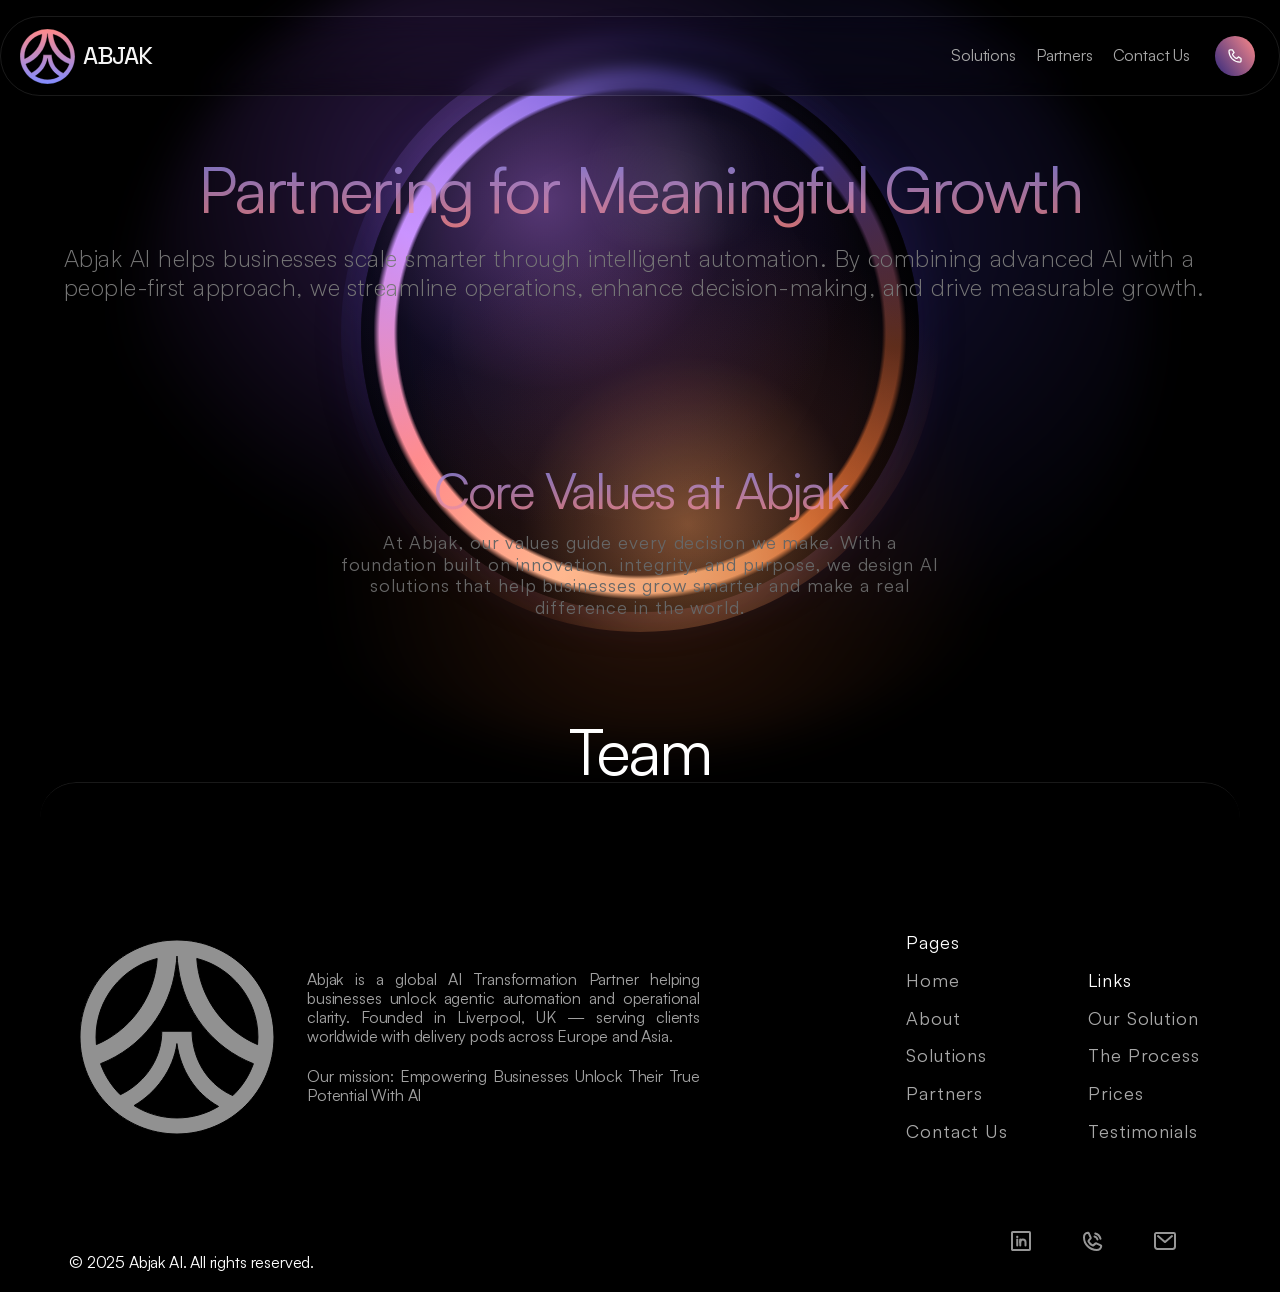
<file: about/index.html>
<!DOCTYPE html>
<html lang="en" data-redirect-timezone="1" dir="ltr"><head>
	<meta charset="utf-8">
	<meta name="viewport" content="width=device-width">
	<meta name="generator" content="Framer ee97fff">
	<title>ABJAK</title>
    <meta name="description" content="AI Business Transformation">
    <meta name="framer-search-index" content="/assets/framerusercontent_com__searchIndex-NoObSko5wXgN__ae4729a068b5.json">
    <meta name="framer-search-index-fallback" content="/assets/framerusercontent_com__searchIndex-mFWfEjjPKKYa__a6f4c43f9e50.json">
    <link href="/assets/framerusercontent_com__PGefwdbeYxjn3kqpcp1JiOGnQQ__b03ba661f866.png" rel="icon" media="(prefers-color-scheme: light)">
    <link href="/assets/framerusercontent_com__PGefwdbeYxjn3kqpcp1JiOGnQQ__b03ba661f866.png" rel="icon" media="(prefers-color-scheme: dark)">
    <link rel="apple-touch-icon" href="/assets/framerusercontent_com__PGefwdbeYxjn3kqpcp1JiOGnQQ__b03ba661f866.png">
    <!-- Open Graph -->
    <meta property="og:type" content="website">
    <meta property="og:title" content="ABJAK">
    <meta property="og:description" content="AI Business Transformation">
    <!-- X -->
    <meta name="twitter:card" content="summary_large_image">
    <meta name="twitter:title" content="ABJAK">
    <meta name="twitter:description" content="AI Business Transformation">
	
	
	
	<link rel="canonical" href="/about"><meta property="og:url" content="https://abjak.com/about"><!-- Start of headStart -->
    <!-- Snippet: S6byK2rc8 -->

<!-- SnippetEnd: S6byK2rc8 -->

    <!-- End of headStart -->
	
	<style data-framer-font-css="">/* latin-ext */
@font-face {
  font-family: 'DM Sans';
  font-style: italic;
  font-weight: 500;
  font-display: swap;
  src: url(/assets/fonts_gstatic_com__rP2Wp2ywxg089UriCZaSExd86J3t9jz86MvyyKK58VXh__a233b6d6c68f.woff2) format('woff2');
  unicode-range: U+0100-02BA, U+02BD-02C5, U+02C7-02CC, U+02CE-02D7, U+02DD-02FF, U+0304, U+0308, U+0329, U+1D00-1DBF, U+1E00-1E9F, U+1EF2-1EFF, U+2020, U+20A0-20AB, U+20AD-20C0, U+2113, U+2C60-2C7F, U+A720-A7FF;
}
/* latin */
@font-face {
  font-family: 'DM Sans';
  font-style: italic;
  font-weight: 500;
  font-display: swap;
  src: url(/assets/fonts_gstatic_com__rP2Wp2ywxg089UriCZaSExd86J3t9jz86MvyyKy58Q__5224995c06ec.woff2) format('woff2');
  unicode-range: U+0000-00FF, U+0131, U+0152-0153, U+02BB-02BC, U+02C6, U+02DA, U+02DC, U+0304, U+0308, U+0329, U+2000-206F, U+20AC, U+2122, U+2191, U+2193, U+2212, U+2215, U+FEFF, U+FFFD;
}
/* latin-ext */
@font-face {
  font-family: 'DM Sans';
  font-style: italic;
  font-weight: 700;
  font-display: swap;
  src: url(/assets/fonts_gstatic_com__rP2Wp2ywxg089UriCZaSExd86J3t9jz86MvyyKK58VXh__a233b6d6c68f.woff2) format('woff2');
  unicode-range: U+0100-02BA, U+02BD-02C5, U+02C7-02CC, U+02CE-02D7, U+02DD-02FF, U+0304, U+0308, U+0329, U+1D00-1DBF, U+1E00-1E9F, U+1EF2-1EFF, U+2020, U+20A0-20AB, U+20AD-20C0, U+2113, U+2C60-2C7F, U+A720-A7FF;
}
/* latin */
@font-face {
  font-family: 'DM Sans';
  font-style: italic;
  font-weight: 700;
  font-display: swap;
  src: url(/assets/fonts_gstatic_com__rP2Wp2ywxg089UriCZaSExd86J3t9jz86MvyyKy58Q__5224995c06ec.woff2) format('woff2');
  unicode-range: U+0000-00FF, U+0131, U+0152-0153, U+02BB-02BC, U+02C6, U+02DA, U+02DC, U+0304, U+0308, U+0329, U+2000-206F, U+20AC, U+2122, U+2191, U+2193, U+2212, U+2215, U+FEFF, U+FFFD;
}
/* latin-ext */
@font-face {
  font-family: 'DM Sans';
  font-style: normal;
  font-weight: 400;
  font-display: swap;
  src: url(/assets/fonts_gstatic_com__rP2Yp2ywxg089UriI5-g4vlH9VoD8Cmcqbu6-K6h9Q__850928f51828.woff2) format('woff2');
  unicode-range: U+0100-02BA, U+02BD-02C5, U+02C7-02CC, U+02CE-02D7, U+02DD-02FF, U+0304, U+0308, U+0329, U+1D00-1DBF, U+1E00-1E9F, U+1EF2-1EFF, U+2020, U+20A0-20AB, U+20AD-20C0, U+2113, U+2C60-2C7F, U+A720-A7FF;
}
/* latin */
@font-face {
  font-family: 'DM Sans';
  font-style: normal;
  font-weight: 400;
  font-display: swap;
  src: url(/assets/fonts_gstatic_com__rP2Yp2ywxg089UriI5-g4vlH9VoD8Cmcqbu0-K4__002a94d0e22f.woff2) format('woff2');
  unicode-range: U+0000-00FF, U+0131, U+0152-0153, U+02BB-02BC, U+02C6, U+02DA, U+02DC, U+0304, U+0308, U+0329, U+2000-206F, U+20AC, U+2122, U+2191, U+2193, U+2212, U+2215, U+FEFF, U+FFFD;
}
/* latin-ext */
@font-face {
  font-family: 'DM Sans';
  font-style: normal;
  font-weight: 500;
  font-display: swap;
  src: url(/assets/fonts_gstatic_com__rP2Yp2ywxg089UriI5-g4vlH9VoD8Cmcqbu6-K6h9Q__850928f51828.woff2) format('woff2');
  unicode-range: U+0100-02BA, U+02BD-02C5, U+02C7-02CC, U+02CE-02D7, U+02DD-02FF, U+0304, U+0308, U+0329, U+1D00-1DBF, U+1E00-1E9F, U+1EF2-1EFF, U+2020, U+20A0-20AB, U+20AD-20C0, U+2113, U+2C60-2C7F, U+A720-A7FF;
}
/* latin */
@font-face {
  font-family: 'DM Sans';
  font-style: normal;
  font-weight: 500;
  font-display: swap;
  src: url(/assets/fonts_gstatic_com__rP2Yp2ywxg089UriI5-g4vlH9VoD8Cmcqbu0-K4__002a94d0e22f.woff2) format('woff2');
  unicode-range: U+0000-00FF, U+0131, U+0152-0153, U+02BB-02BC, U+02C6, U+02DA, U+02DC, U+0304, U+0308, U+0329, U+2000-206F, U+20AC, U+2122, U+2191, U+2193, U+2212, U+2215, U+FEFF, U+FFFD;
}
/* latin-ext */
@font-face {
  font-family: 'DM Sans';
  font-style: normal;
  font-weight: 700;
  font-display: swap;
  src: url(/assets/fonts_gstatic_com__rP2Yp2ywxg089UriI5-g4vlH9VoD8Cmcqbu6-K6h9Q__850928f51828.woff2) format('woff2');
  unicode-range: U+0100-02BA, U+02BD-02C5, U+02C7-02CC, U+02CE-02D7, U+02DD-02FF, U+0304, U+0308, U+0329, U+1D00-1DBF, U+1E00-1E9F, U+1EF2-1EFF, U+2020, U+20A0-20AB, U+20AD-20C0, U+2113, U+2C60-2C7F, U+A720-A7FF;
}
/* latin */
@font-face {
  font-family: 'DM Sans';
  font-style: normal;
  font-weight: 700;
  font-display: swap;
  src: url(/assets/fonts_gstatic_com__rP2Yp2ywxg089UriI5-g4vlH9VoD8Cmcqbu0-K4__002a94d0e22f.woff2) format('woff2');
  unicode-range: U+0000-00FF, U+0131, U+0152-0153, U+02BB-02BC, U+02C6, U+02DA, U+02DC, U+0304, U+0308, U+0329, U+2000-206F, U+20AC, U+2122, U+2191, U+2193, U+2212, U+2215, U+FEFF, U+FFFD;
}
/* latin-ext */
@font-face {
  font-family: 'Figtree';
  font-style: italic;
  font-weight: 500;
  font-display: swap;
  src: url(/assets/fonts_gstatic_com___Xmu-HUzqDCFdgfMm4GNAa5o_ik__70ed89043eb0.woff2) format('woff2');
  unicode-range: U+0100-02BA, U+02BD-02C5, U+02C7-02CC, U+02CE-02D7, U+02DD-02FF, U+0304, U+0308, U+0329, U+1D00-1DBF, U+1E00-1E9F, U+1EF2-1EFF, U+2020, U+20A0-20AB, U+20AD-20C0, U+2113, U+2C60-2C7F, U+A720-A7FF;
}
/* latin */
@font-face {
  font-family: 'Figtree';
  font-style: italic;
  font-weight: 500;
  font-display: swap;
  src: url(/assets/fonts_gstatic_com___Xmu-HUzqDCFdgfMm4GND65o__3530fccd972d.woff2) format('woff2');
  unicode-range: U+0000-00FF, U+0131, U+0152-0153, U+02BB-02BC, U+02C6, U+02DA, U+02DC, U+0304, U+0308, U+0329, U+2000-206F, U+20AC, U+2122, U+2191, U+2193, U+2212, U+2215, U+FEFF, U+FFFD;
}
/* latin-ext */
@font-face {
  font-family: 'Figtree';
  font-style: italic;
  font-weight: 700;
  font-display: swap;
  src: url(/assets/fonts_gstatic_com___Xmu-HUzqDCFdgfMm4GNAa5o_ik__70ed89043eb0.woff2) format('woff2');
  unicode-range: U+0100-02BA, U+02BD-02C5, U+02C7-02CC, U+02CE-02D7, U+02DD-02FF, U+0304, U+0308, U+0329, U+1D00-1DBF, U+1E00-1E9F, U+1EF2-1EFF, U+2020, U+20A0-20AB, U+20AD-20C0, U+2113, U+2C60-2C7F, U+A720-A7FF;
}
/* latin */
@font-face {
  font-family: 'Figtree';
  font-style: italic;
  font-weight: 700;
  font-display: swap;
  src: url(/assets/fonts_gstatic_com___Xmu-HUzqDCFdgfMm4GND65o__3530fccd972d.woff2) format('woff2');
  unicode-range: U+0000-00FF, U+0131, U+0152-0153, U+02BB-02BC, U+02C6, U+02DA, U+02DC, U+0304, U+0308, U+0329, U+2000-206F, U+20AC, U+2122, U+2191, U+2193, U+2212, U+2215, U+FEFF, U+FFFD;
}
/* latin-ext */
@font-face {
  font-family: 'Figtree';
  font-style: normal;
  font-weight: 500;
  font-display: swap;
  src: url(/assets/fonts_gstatic_com___Xms-HUzqDCFdgfMm4q9DbZs__467cc91576f5.woff2) format('woff2');
  unicode-range: U+0100-02BA, U+02BD-02C5, U+02C7-02CC, U+02CE-02D7, U+02DD-02FF, U+0304, U+0308, U+0329, U+1D00-1DBF, U+1E00-1E9F, U+1EF2-1EFF, U+2020, U+20A0-20AB, U+20AD-20C0, U+2113, U+2C60-2C7F, U+A720-A7FF;
}
/* latin */
@font-face {
  font-family: 'Figtree';
  font-style: normal;
  font-weight: 500;
  font-display: swap;
  src: url(/assets/fonts_gstatic_com___Xms-HUzqDCFdgfMm4S9DQ__3c512d8e381c.woff2) format('woff2');
  unicode-range: U+0000-00FF, U+0131, U+0152-0153, U+02BB-02BC, U+02C6, U+02DA, U+02DC, U+0304, U+0308, U+0329, U+2000-206F, U+20AC, U+2122, U+2191, U+2193, U+2212, U+2215, U+FEFF, U+FFFD;
}
/* latin-ext */
@font-face {
  font-family: 'Figtree';
  font-style: normal;
  font-weight: 700;
  font-display: swap;
  src: url(/assets/fonts_gstatic_com___Xms-HUzqDCFdgfMm4q9DbZs__467cc91576f5.woff2) format('woff2');
  unicode-range: U+0100-02BA, U+02BD-02C5, U+02C7-02CC, U+02CE-02D7, U+02DD-02FF, U+0304, U+0308, U+0329, U+1D00-1DBF, U+1E00-1E9F, U+1EF2-1EFF, U+2020, U+20A0-20AB, U+20AD-20C0, U+2113, U+2C60-2C7F, U+A720-A7FF;
}
/* latin */
@font-face {
  font-family: 'Figtree';
  font-style: normal;
  font-weight: 700;
  font-display: swap;
  src: url(/assets/fonts_gstatic_com___Xms-HUzqDCFdgfMm4S9DQ__3c512d8e381c.woff2) format('woff2');
  unicode-range: U+0000-00FF, U+0131, U+0152-0153, U+02BB-02BC, U+02C6, U+02DA, U+02DC, U+0304, U+0308, U+0329, U+2000-206F, U+20AC, U+2122, U+2191, U+2193, U+2212, U+2215, U+FEFF, U+FFFD;
}

@font-face { font-family: "Inter"; src: url("/assets/framerusercontent_com__5vvr9Vy74if2I6bQbJvbw7SY1pQ__197dd743787c.woff2"); font-display: swap; font-style: normal; font-weight: 400; unicode-range: U+0460-052F, U+1C80-1C88, U+20B4, U+2DE0-2DFF, U+A640-A69F, U+FE2E-FE2F }
@font-face { font-family: "Inter"; src: url("/assets/framerusercontent_com__EOr0mi4hNtlgWNn9if640EZzXCo__f3fd018548ab.woff2"); font-display: swap; font-style: normal; font-weight: 400; unicode-range: U+0301, U+0400-045F, U+0490-0491, U+04B0-04B1, U+2116 }
@font-face { font-family: "Inter"; src: url("/assets/framerusercontent_com__Y9k9QrlZAqio88Klkmbd8VoMQc__bb12e146cad6.woff2"); font-display: swap; font-style: normal; font-weight: 400; unicode-range: U+1F00-1FFF }
@font-face { font-family: "Inter"; src: url("/assets/framerusercontent_com__OYrD2tBIBPvoJXiIHnLoOXnY9M__ea808fe7d65d.woff2"); font-display: swap; font-style: normal; font-weight: 400; unicode-range: U+0370-03FF }
@font-face { font-family: "Inter"; src: url("/assets/framerusercontent_com__JeYwfuaPfZHQhEG8U5gtPDZ7WQ__418c934c0013.woff2"); font-display: swap; font-style: normal; font-weight: 400; unicode-range: U+0100-024F, U+0259, U+1E00-1EFF, U+2020, U+20A0-20AB, U+20AD-20CF, U+2113, U+2C60-2C7F, U+A720-A7FF }
@font-face { font-family: "Inter"; src: url("/assets/framerusercontent_com__GrgcKwrN6d3Uz8EwcLHZxwEfC4__d2835f64bac0.woff2"); font-display: swap; font-style: normal; font-weight: 400; unicode-range: U+0000-00FF, U+0131, U+0152-0153, U+02BB-02BC, U+02C6, U+02DA, U+02DC, U+2000-206F, U+2070, U+2074-207E, U+2080-208E, U+20AC, U+2122, U+2191, U+2193, U+2212, U+2215, U+FEFF, U+FFFD }
@font-face { font-family: "Inter"; src: url("/assets/framerusercontent_com__b6Y37FthZeALduNqHicBT6FutY__22b5f26fb634.woff2"); font-display: swap; font-style: normal; font-weight: 400; unicode-range: U+0102-0103, U+0110-0111, U+0128-0129, U+0168-0169, U+01A0-01A1, U+01AF-01B0, U+1EA0-1EF9, U+20AB }
@font-face { font-family: "Inter"; src: url("/assets/framerusercontent_com__DpPBYI0sL4fYLgAkX8KXOPVt7c__9f76c3a5f7ca.woff2"); font-display: swap; font-style: normal; font-weight: 700; unicode-range: U+0460-052F, U+1C80-1C88, U+20B4, U+2DE0-2DFF, U+A640-A69F, U+FE2E-FE2F }
@font-face { font-family: "Inter"; src: url("/assets/framerusercontent_com__4RAEQdEOrcnDkhHiiCbJOw92Lk__3be39f5de46f.woff2"); font-display: swap; font-style: normal; font-weight: 700; unicode-range: U+0301, U+0400-045F, U+0490-0491, U+04B0-04B1, U+2116 }
@font-face { font-family: "Inter"; src: url("/assets/framerusercontent_com__1K3W8DizY3v4emK8Mb08YHxTbs__be91894f01be.woff2"); font-display: swap; font-style: normal; font-weight: 700; unicode-range: U+1F00-1FFF }
@font-face { font-family: "Inter"; src: url("/assets/framerusercontent_com__tUSCtfYVM1I1IchuyCwz9gDdQ__974fd13b31db.woff2"); font-display: swap; font-style: normal; font-weight: 700; unicode-range: U+0370-03FF }
@font-face { font-family: "Inter"; src: url("/assets/framerusercontent_com__VgYFWiwsAC5OYxAycRXXvhze58__b6c838787112.woff2"); font-display: swap; font-style: normal; font-weight: 700; unicode-range: U+0100-024F, U+0259, U+1E00-1EFF, U+2020, U+20A0-20AB, U+20AD-20CF, U+2113, U+2C60-2C7F, U+A720-A7FF }
@font-face { font-family: "Inter"; src: url("/assets/framerusercontent_com__syRNPWzAMIrcJ3wIlPIP43KjQs__452fe1601f59.woff2"); font-display: swap; font-style: normal; font-weight: 700; unicode-range: U+0000-00FF, U+0131, U+0152-0153, U+02BB-02BC, U+02C6, U+02DA, U+02DC, U+2000-206F, U+2070, U+2074-207E, U+2080-208E, U+20AC, U+2122, U+2191, U+2193, U+2212, U+2215, U+FEFF, U+FFFD }
@font-face { font-family: "Inter"; src: url("/assets/framerusercontent_com__GIryZETIX4IFypco5pYZONKhJIo__bcff39a6db6d.woff2"); font-display: swap; font-style: normal; font-weight: 700; unicode-range: U+0102-0103, U+0110-0111, U+0128-0129, U+0168-0169, U+01A0-01A1, U+01AF-01B0, U+1EA0-1EF9, U+20AB }
@font-face { font-family: "Inter"; src: url("/assets/framerusercontent_com__5A3Ce6C9YYmCjpQx9M4inSaKU__94357736abb4.woff2"); font-display: swap; font-style: normal; font-weight: 500; unicode-range: U+0460-052F, U+1C80-1C88, U+20B4, U+2DE0-2DFF, U+A640-A69F, U+FE2E-FE2F }
@font-face { font-family: "Inter"; src: url("/assets/framerusercontent_com__Qx95Xyt0Ka3SGhinnbXIGpEIyP4__96126f2d71c7.woff2"); font-display: swap; font-style: normal; font-weight: 500; unicode-range: U+0301, U+0400-045F, U+0490-0491, U+04B0-04B1, U+2116 }
@font-face { font-family: "Inter"; src: url("/assets/framerusercontent_com__6mJuEAguuIuMog10gGvH5d3cl8__d672e61ee3bb.woff2"); font-display: swap; font-style: normal; font-weight: 500; unicode-range: U+1F00-1FFF }
@font-face { font-family: "Inter"; src: url("/assets/framerusercontent_com__xYYWaj7wCU5zSQH0eXvSaS19wo__af51674aa206.woff2"); font-display: swap; font-style: normal; font-weight: 500; unicode-range: U+0370-03FF }
@font-face { font-family: "Inter"; src: url("/assets/framerusercontent_com__otTaNuNpVK4RbdlT7zDDdKvQBA__c95a827796aa.woff2"); font-display: swap; font-style: normal; font-weight: 500; unicode-range: U+0100-024F, U+0259, U+1E00-1EFF, U+2020, U+20A0-20AB, U+20AD-20CF, U+2113, U+2C60-2C7F, U+A720-A7FF }
@font-face { font-family: "Inter"; src: url("/assets/framerusercontent_com__UjlFhCnUjxhNfep4oYBPqnEssyo__2ba1c0d5445f.woff2"); font-display: swap; font-style: normal; font-weight: 500; unicode-range: U+0000-00FF, U+0131, U+0152-0153, U+02BB-02BC, U+02C6, U+02DA, U+02DC, U+2000-206F, U+2070, U+2074-207E, U+2080-208E, U+20AC, U+2122, U+2191, U+2193, U+2212, U+2215, U+FEFF, U+FFFD }
@font-face { font-family: "Inter"; src: url("/assets/framerusercontent_com__DolVirEGb34pEXEp8t8FQBSK4__0c3a17ff05cf.woff2"); font-display: swap; font-style: normal; font-weight: 500; unicode-range: U+0102-0103, U+0110-0111, U+0128-0129, U+0168-0169, U+01A0-01A1, U+01AF-01B0, U+1EA0-1EF9, U+20AB }
@font-face { font-family: "Inter"; src: url("/assets/framerusercontent_com__vQyevYAyHtARFwPqUzQGpnDs__776ea07d8af4.woff2"); font-display: swap; font-style: normal; font-weight: 400; unicode-range: U+0000-00FF, U+0131, U+0152-0153, U+02BB-02BC, U+02C6, U+02DA, U+02DC, U+2000-206F, U+2074, U+20AC, U+2122, U+2191, U+2193, U+2212, U+2215, U+FEFF, U+FFFD }
@font-face { font-family: "Inter"; src: url("/assets/framerusercontent_com__mkY5Sgyq51ik0AMrSBwhm9DJg__494370e42c16.woff2"); font-style: normal; font-weight: 900; unicode-range: U+0460-052F, U+1C80-1C88, U+20B4, U+2DE0-2DFF, U+A640-A69F, U+FE2E-FE2F }
@font-face { font-family: "Inter"; src: url("/assets/framerusercontent_com__X5hj6qzcHUYv7h1390c8Rhm6550__98e006a70b1f.woff2"); font-style: normal; font-weight: 900; unicode-range: U+0301, U+0400-045F, U+0490-0491, U+04B0-04B1, U+2116 }
@font-face { font-family: "Inter"; src: url("/assets/framerusercontent_com__gQhNpS3tN86g8RcVKYUUaKt2oMQ__d5262035fd33.woff2"); font-style: normal; font-weight: 900; unicode-range: U+1F00-1FFF }
@font-face { font-family: "Inter"; src: url("/assets/framerusercontent_com__cugnVhSraaRyANCaUtI5FV17wk__146bdc56faba.woff2"); font-style: normal; font-weight: 900; unicode-range: U+0370-03FF }
@font-face { font-family: "Inter"; src: url("/assets/framerusercontent_com__5HcVoGak8k5agFJSaKa4floXVu0__bc2a9ceee87f.woff2"); font-style: normal; font-weight: 900; unicode-range: U+0100-024F, U+0259, U+1E00-1EFF, U+2020, U+20A0-20AB, U+20AD-20CF, U+2113, U+2C60-2C7F, U+A720-A7FF }
@font-face { font-family: "Inter"; src: url("/assets/framerusercontent_com__rZ5DdENNqIdFTIyQQiP5isO7M__6fb1254aa263.woff2"); font-style: normal; font-weight: 900; unicode-range: U+0000-00FF, U+0131, U+0152-0153, U+02BB-02BC, U+02C6, U+02DA, U+02DC, U+2000-206F, U+2070, U+2074-207E, U+2080-208E, U+20AC, U+2122, U+2191, U+2193, U+2212, U+2215, U+FEFF, U+FFFD }
@font-face { font-family: "Inter"; src: url("/assets/framerusercontent_com__P2Bw01CtL0b9wqygO0sSVogWbo__f6380e18defb.woff2"); font-style: normal; font-weight: 900; unicode-range: U+0102-0103, U+0110-0111, U+0128-0129, U+0168-0169, U+01A0-01A1, U+01AF-01B0, U+1EA0-1EF9, U+20AB }
@font-face { font-family: "Inter"; src: url("/assets/framerusercontent_com__05KsVHGDmqXSBXM4yRZ65P8i0s__aaed3c06be45.woff2"); font-style: italic; font-weight: 900; unicode-range: U+0460-052F, U+1C80-1C88, U+20B4, U+2DE0-2DFF, U+A640-A69F, U+FE2E-FE2F }
@font-face { font-family: "Inter"; src: url("/assets/framerusercontent_com__ky8ovPukK4dJ1Pxq74qGhOqCYI__7047bd4cd605.woff2"); font-style: italic; font-weight: 900; unicode-range: U+0301, U+0400-045F, U+0490-0491, U+04B0-04B1, U+2116 }
@font-face { font-family: "Inter"; src: url("/assets/framerusercontent_com__vvNSqIj42qeQ2bvCRBIWKHscrc__cfa0a2ea2d1e.woff2"); font-style: italic; font-weight: 900; unicode-range: U+1F00-1FFF }
@font-face { font-family: "Inter"; src: url("/assets/framerusercontent_com__3ZmXbBKToJifDV9gwcifVd1tEY__d49354010dbb.woff2"); font-style: italic; font-weight: 900; unicode-range: U+0370-03FF }
@font-face { font-family: "Inter"; src: url("/assets/framerusercontent_com__FNfhX3dt4ChuLJq2PwdlxHO7PU__6c8a1019843e.woff2"); font-style: italic; font-weight: 900; unicode-range: U+0100-024F, U+0259, U+1E00-1EFF, U+2020, U+20A0-20AB, U+20AD-20CF, U+2113, U+2C60-2C7F, U+A720-A7FF }
@font-face { font-family: "Inter"; src: url("/assets/framerusercontent_com__gcnfba68tfm7qAyrWRCf9r34jg__443ebd64432f.woff2"); font-style: italic; font-weight: 900; unicode-range: U+0000-00FF, U+0131, U+0152-0153, U+02BB-02BC, U+02C6, U+02DA, U+02DC, U+2000-206F, U+2070, U+2074-207E, U+2080-208E, U+20AC, U+2122, U+2191, U+2193, U+2212, U+2215, U+FEFF, U+FFFD }
@font-face { font-family: "Inter"; src: url("/assets/framerusercontent_com__efTfQcBJ53kM2pB1hezSZ3RDUFs__eb965eb5ff78.woff2"); font-style: italic; font-weight: 900; unicode-range: U+0102-0103, U+0110-0111, U+0128-0129, U+0168-0169, U+01A0-01A1, U+01AF-01B0, U+1EA0-1EF9, U+20AB }
@font-face { font-family: "Inter"; src: url("/assets/framerusercontent_com__H89BbHkbHDzlxZzxi8uPzTsp90__e1fb1f6952b2.woff2"); font-display: swap; font-style: italic; font-weight: 700; unicode-range: U+0460-052F, U+1C80-1C88, U+20B4, U+2DE0-2DFF, U+A640-A69F, U+FE2E-FE2F }
@font-face { font-family: "Inter"; src: url("/assets/framerusercontent_com__u6gJwDuwB143kpNK1T1MDKDWkMc__bba4fadd8b3a.woff2"); font-display: swap; font-style: italic; font-weight: 700; unicode-range: U+0301, U+0400-045F, U+0490-0491, U+04B0-04B1, U+2116 }
@font-face { font-family: "Inter"; src: url("/assets/framerusercontent_com__43sJ6MfOPh1LCJt46OvyDuSbA6o__8e7d41d9470a.woff2"); font-display: swap; font-style: italic; font-weight: 700; unicode-range: U+1F00-1FFF }
@font-face { font-family: "Inter"; src: url("/assets/framerusercontent_com__wccHG0r4gBDAIRhfHiOlq6oEkqw__7b05451fe6ce.woff2"); font-display: swap; font-style: italic; font-weight: 700; unicode-range: U+0370-03FF }
@font-face { font-family: "Inter"; src: url("/assets/framerusercontent_com__WZ367JPwf9bRW6LdTHN8rXgSjw__78f4b8011b83.woff2"); font-display: swap; font-style: italic; font-weight: 700; unicode-range: U+0100-024F, U+0259, U+1E00-1EFF, U+2020, U+20A0-20AB, U+20AD-20CF, U+2113, U+2C60-2C7F, U+A720-A7FF }
@font-face { font-family: "Inter"; src: url("/assets/framerusercontent_com__ia3uin3hQWqDrVloC1zEtYHWw__7342a84724f5.woff2"); font-display: swap; font-style: italic; font-weight: 700; unicode-range: U+0000-00FF, U+0131, U+0152-0153, U+02BB-02BC, U+02C6, U+02DA, U+02DC, U+2000-206F, U+2070, U+2074-207E, U+2080-208E, U+20AC, U+2122, U+2191, U+2193, U+2212, U+2215, U+FEFF, U+FFFD }
@font-face { font-family: "Inter"; src: url("/assets/framerusercontent_com__2A4Xx7CngadFGlVV4xrO06OBHY__be47bff5d1b5.woff2"); font-display: swap; font-style: italic; font-weight: 700; unicode-range: U+0102-0103, U+0110-0111, U+0128-0129, U+0168-0169, U+01A0-01A1, U+01AF-01B0, U+1EA0-1EF9, U+20AB }
@font-face { font-family: "Inter"; src: url("/assets/framerusercontent_com__hyOgCu0Xnghbimh0pE8QTvtt2AU__58bbd5227905.woff2"); font-display: swap; font-style: normal; font-weight: 600; unicode-range: U+0460-052F, U+1C80-1C88, U+20B4, U+2DE0-2DFF, U+A640-A69F, U+FE2E-FE2F }
@font-face { font-family: "Inter"; src: url("/assets/framerusercontent_com__NeGmSOXrPBfEFIy5YZeHq17LEDA__dbba5ba05c03.woff2"); font-display: swap; font-style: normal; font-weight: 600; unicode-range: U+0301, U+0400-045F, U+0490-0491, U+04B0-04B1, U+2116 }
@font-face { font-family: "Inter"; src: url("/assets/framerusercontent_com__oYaAX5himiTPYuN8vLWnqBbfD2s__8a68bceee10e.woff2"); font-display: swap; font-style: normal; font-weight: 600; unicode-range: U+1F00-1FFF }
@font-face { font-family: "Inter"; src: url("/assets/framerusercontent_com__lEJLP4R0yuCaMCjSXYHtJw72M__a8071e6b982b.woff2"); font-display: swap; font-style: normal; font-weight: 600; unicode-range: U+0370-03FF }
@font-face { font-family: "Inter"; src: url("/assets/framerusercontent_com__cRJyLNuTJR5jbyKzGi33wU9cqIQ__44c62d91b016.woff2"); font-display: swap; font-style: normal; font-weight: 600; unicode-range: U+0100-024F, U+0259, U+1E00-1EFF, U+2020, U+20A0-20AB, U+20AD-20CF, U+2113, U+2C60-2C7F, U+A720-A7FF }
@font-face { font-family: "Inter"; src: url("/assets/framerusercontent_com__yDtI2UI8XcEg1W2je9XPN3Noo__a113a1cb4f38.woff2"); font-display: swap; font-style: normal; font-weight: 600; unicode-range: U+0000-00FF, U+0131, U+0152-0153, U+02BB-02BC, U+02C6, U+02DA, U+02DC, U+2000-206F, U+2070, U+2074-207E, U+2080-208E, U+20AC, U+2122, U+2191, U+2193, U+2212, U+2215, U+FEFF, U+FFFD }
@font-face { font-family: "Inter"; src: url("/assets/framerusercontent_com__A0Wcc7NgXMjUuFdquHDrIZpzZw0__619644a6a41d.woff2"); font-display: swap; font-style: normal; font-weight: 600; unicode-range: U+0102-0103, U+0110-0111, U+0128-0129, U+0168-0169, U+01A0-01A1, U+01AF-01B0, U+1EA0-1EF9, U+20AB }
@font-face { font-family: "Satoshi"; src: url("/assets/framerusercontent_com__WNDVG7O66ENLOD43GS7FBUCC4KMT5OM2__6c63fb5c8977.woff2"); font-display: swap; font-style: normal; font-weight: 300 }
@font-face { font-family: "Satoshi"; src: url("/assets/framerusercontent_com__KFIAZD4RUMEZIYV6FQ3T3GP5PDBDB6JY__ec93c8d59961.woff2"); font-display: swap; font-style: normal; font-weight: 400 }
@font-face { font-family: "Space Grotesk"; src: url("/assets/framerusercontent_com__2MGP255ZY2RSFHKW6LNN6W6BWQGC2LUO__9ad054fc79e5.woff2"); font-display: swap; font-style: normal; font-weight: 400 }
@font-face { font-family: "Space Grotesk"; src: url("/assets/framerusercontent_com__V2SN6OQGC3Z2CCFHLOEJRJKQXUTOKEBX__07321f04688d.woff2"); font-display: swap; font-style: normal; font-weight: 500 }
@font-face { font-family: "Satoshi"; src: url("/assets/framerusercontent_com__GHM6WVH6MILNYOOCXHXB5GTSGNTMGXZR__5cc1acc907ef.woff2"); font-display: swap; font-style: normal; font-weight: 700 }
@font-face { font-family: "Satoshi"; src: url("/assets/framerusercontent_com__BKWEE3VKGTFABE37K2DTH625VUSN2N35__cd033896d94b.woff2"); font-display: swap; font-style: italic; font-weight: 700 }
@font-face { font-family: "Satoshi"; src: url("/assets/framerusercontent_com__QOMBWPST76ICDYF6WOBS7SQ7RBT67QW2__3db12b7fae83.woff2"); font-display: swap; font-style: italic; font-weight: 400 }
@font-face { font-family: "Satoshi"; src: url("/assets/framerusercontent_com__7AHDUZ4A7LFLVFUIFSARGIWCRQJHISQP__760771d7a949.woff2"); font-display: swap; font-style: normal; font-weight: 500 }
@font-face { font-family: "Satoshi"; src: url("/assets/framerusercontent_com__MVBFGLEMN2LQF4RKXAFO4YZFKXTEZ7FQ__92fa2c2601bd.woff2"); font-display: swap; font-style: italic; font-weight: 300 }
@font-face { font-family: "DM Sans Placeholder"; src: local("Arial"); ascent-override: 94.36%; descent-override: 29.49%; line-gap-override: 0.00%; size-adjust: 105.13% }
@font-face { font-family: "Figtree Placeholder"; src: local("Arial"); ascent-override: 93.79%; descent-override: 24.68%; line-gap-override: 0.00%; size-adjust: 101.29% }
@font-face { font-family: "Inter Placeholder"; src: local("Arial"); ascent-override: 89.79%; descent-override: 22.36%; line-gap-override: 0.00%; size-adjust: 107.89% }
@font-face { font-family: "Satoshi Placeholder"; src: local("Arial"); ascent-override: 102.23%; descent-override: 24.29%; line-gap-override: 10.12%; size-adjust: 98.80% }
@font-face { font-family: "Space Grotesk Placeholder"; src: local("Arial"); ascent-override: 88.74%; descent-override: 26.33%; line-gap-override: 0.00%; size-adjust: 110.88% }</style>
	
	
	<meta name="robots" content="max-image-preview:large"><style data-framer-css-ssr-minified="" data-framer-components="framer-lib-cursors-host framer-Tpeez PropertyOverrides framer-IArVz framer-yFjy3 framer-lib-combinedCSSRules framer-abp7c framer-6VZPi framer-bK0GO framer-jHYEI framer-Ia1yn framer-qVh2c framer-g7Gzw framer-x8CZZ">html,body,#main{box-sizing:border-box;margin:0;padding:0}:root{-webkit-font-smoothing:antialiased;-moz-osx-font-smoothing:grayscale}*{box-sizing:border-box;-webkit-font-smoothing:inherit}h1,h2,h3,h4,h5,h6,p,figure{margin:0}body,input,textarea,select,button{font-family:sans-serif;font-size:12px}body{--token-2f319aab-3061-4fe4-aba0-3527ed514a94:#828cff;--token-b6562ed1-7cc8-4eba-8780-cae2f7131408:#ff8a8a;--token-b3c6f43b-d870-4416-bee8-444f909eba7a:#828cff;--token-55fce8bf-ab86-42dc-8b77-6335cf9cf588:#fff;--token-d072d1f5-ef86-4b7c-bae1-6c9f6238e10b:#ccc;--token-313dd4d6-9859-4bdd-889b-954a849d13e3:#222;--token-b2fb23d9-6070-4f2d-b3d0-2fe68c4f2aab:#0d0d0dcc;--token-cfb0af42-62a5-486a-837b-9870b5e7030b:#ffffff0d;--token-4ba9d2af-bbc9-422d-912b-c0d857289d96:#fff0;--token-4ef09f89-9c35-4972-a9c1-8efc95820553:#fff3;--token-59e77027-930e-45f7-94aa-a8ffadf9e382:#fff;--token-8f8054d9-8a09-4e7e-b957-8a76557c5e75:#fff9;--token-73242b55-57d1-4320-8897-28085a430c83:#ffffff05;--token-d86f1591-0c16-44cd-be10-19334dfa9293:#ffffff1a;--framer-will-change-override:none}@supports (background:-webkit-named-image(i)) and (not (grid-template-rows:subgrid)){body{--framer-will-change-override:transform}}@supports (background:-webkit-named-image(i)) and (not (position-area:top right)){body{--framer-will-change-filter-override:filter}}[data-framer-component-type=Text] div div span,[data-framer-component-type=Text] a div span,[data-framer-component-type=Text] span span span,[data-framer-component-type=Text] p span span,[data-framer-component-type=Text] h1 span span,[data-framer-component-type=Text] h2 span span,[data-framer-component-type=Text] h3 span span,[data-framer-component-type=Text] h4 span span,[data-framer-component-type=Text] h5 span span,[data-framer-component-type=Text] h6 span span,[data-framer-component-type=Text] a{font-family:var(--font-family);font-style:var(--font-style);font-weight:min(calc(var(--framer-font-weight-increase,0) + var(--font-weight,400)),900);color:var(--text-color);letter-spacing:var(--letter-spacing);font-size:var(--font-size);text-transform:var(--text-transform);--text-decoration:var(--framer-text-decoration-style,solid)var(--framer-text-decoration,none)var(--framer-text-decoration-color,currentcolor)var(--framer-text-decoration-thickness,auto);--text-decoration-skip-ink:var(--framer-text-decoration-skip-ink);--text-underline-offset:var(--framer-text-decoration-offset);line-height:var(--line-height);--font-family:var(--framer-font-family);--font-style:var(--framer-font-style);--font-weight:var(--framer-font-weight);--text-color:var(--framer-text-color);--letter-spacing:var(--framer-letter-spacing);--font-size:var(--framer-font-size);--text-transform:var(--framer-text-transform);--line-height:var(--framer-line-height)}@supports not (color:color(display-p3 1 1 1)){p.framer-text,div.framer-text,h1.framer-text,h2.framer-text,h3.framer-text,h4.framer-text,h5.framer-text,h6.framer-text,li.framer-text,ol.framer-text,ul.framer-text,span.framer-text:not([data-text-fill]){color:var(--framer-blockquote-text-color-rgb,var(--framer-blockquote-text-color,var(--framer-text-color-rgb,var(--framer-text-color,#000))));-webkit-text-stroke-color:var(--framer-text-stroke-color-rgb,var(--framer-text-stroke-color,initial))}mark.framer-text{background-color:var(--framer-blockquote-text-background-color-rgb,var(--framer-blockquote-text-background-color,var(--framer-text-background-color-rgb,var(--framer-text-background-color,initial))))}}@supports not (color:color(display-p3 1 1 1)){code.framer-text,code.framer-text span.framer-text:not([data-text-fill]){color:var(--framer-blockquote-text-color-rgb,var(--framer-blockquote-text-color,var(--framer-code-text-color-rgb,var(--framer-code-text-color,var(--framer-text-color-rgb,var(--framer-text-color,#000))))))}}@supports not (color:color(display-p3 1 1 1)){a.framer-text,span.framer-text[data-nested-link]{color:var(--framer-link-text-color-rgb,var(--framer-link-text-color,var(--framer-blockquote-text-color-rgb,var(--framer-blockquote-text-color,var(--framer-text-color-rgb,var(--framer-text-color,#000))))));background-color:var(--framer-link-text-background-color-rgb,var(--framer-link-text-background-color,initial));-webkit-text-decoration-color:var(--framer-link-text-decoration-color-rgb,var(--framer-link-text-decoration-color,var(--framer-text-decoration-color-rgb,var(--framer-text-decoration-color,currentcolor))));text-decoration-color:var(--framer-link-text-decoration-color-rgb,var(--framer-link-text-decoration-color,var(--framer-text-decoration-color-rgb,var(--framer-text-decoration-color,currentcolor))))}}@supports not (color:color(display-p3 1 1 1)){code.framer-text a.framer-text,code.framer-text a.framer-text span.framer-text:not([data-text-fill]),code.framer-text span.framer-text[data-nested-link],code.framer-text span.framer-text[data-nested-link] span.framer-text:not([data-text-fill]){color:var(--framer-link-text-color-rgb,var(--framer-link-text-color,var(--framer-blockquote-text-color-rgb,var(--framer-blockquote-text-color,var(--framer-code-text-color-rgb,var(--framer-code-text-color,var(--framer-text-color-rgb,var(--framer-text-color,#000))))))))}}@supports not (color:color(display-p3 1 1 1)){a.framer-text:hover,span.framer-text[data-nested-link]:hover{color:var(--framer-link-hover-text-color-rgb,var(--framer-link-hover-text-color,var(--framer-link-text-color-rgb,var(--framer-link-text-color,var(--framer-blockquote-text-color-rgb,var(--framer-blockquote-text-color,var(--framer-text-color-rgb,var(--framer-text-color,#000))))))));background-color:var(--framer-link-hover-text-background-color-rgb,var(--framer-link-hover-text-background-color,var(--framer-link-text-background-color-rgb,var(--framer-link-text-background-color,var(--framer-text-background-color-rgb,var(--framer-text-background-color,initial))))));-webkit-text-decoration-color:var(--framer-link-hover-text-decoration-color-rgb,var(--framer-link-hover-text-decoration-color,var(--framer-link-text-decoration-color-rgb,var(--framer-link-text-decoration-color,var(--framer-text-decoration-color-rgb,var(--framer-text-decoration-color,currentcolor))))));text-decoration-color:var(--framer-link-hover-text-decoration-color-rgb,var(--framer-link-hover-text-decoration-color,var(--framer-link-text-decoration-color-rgb,var(--framer-link-text-decoration-color,var(--framer-text-decoration-color-rgb,var(--framer-text-decoration-color,currentcolor))))))}}@supports not (color:color(display-p3 1 1 1)){code.framer-text a.framer-text:hover,code.framer-text span.framer-text[data-nested-link]:hover{color:var(--framer-link-hover-text-color-rgb,var(--framer-link-hover-text-color,var(--framer-link-text-color-rgb,var(--framer-link-text-color,var(--framer-blockquote-text-color-rgb,var(--framer-blockquote-text-color,var(--framer-code-text-color-rgb,var(--framer-code-text-color,var(--framer-text-color-rgb,var(--framer-text-color,#000))))))))))}}@supports not (color:color(display-p3 1 1 1)){a.framer-text[data-framer-page-link-current],span.framer-text[data-framer-page-link-current]{color:var(--framer-link-current-text-color-rgb,var(--framer-link-current-text-color,var(--framer-link-text-color-rgb,var(--framer-link-text-color,var(--framer-text-color-rgb,var(--framer-text-color,#000))))));background-color:var(--framer-link-current-text-background-color-rgb,var(--framer-link-current-text-background-color,var(--framer-link-text-background-color-rgb,var(--framer-link-text-background-color,var(--framer-text-background-color-rgb,var(--framer-text-background-color,initial))))));-webkit-text-decoration-color:var(--framer-link-current-text-decoration-color-rgb,var(--framer-link-current-text-decoration-color,var(--framer-link-text-decoration-color-rgb,var(--framer-link-text-decoration-color,var(--framer-text-decoration-color-rgb,var(--framer-text-decoration-color,currentcolor))))));text-decoration-color:var(--framer-link-current-text-decoration-color-rgb,var(--framer-link-current-text-decoration-color,var(--framer-link-text-decoration-color-rgb,var(--framer-link-text-decoration-color,var(--framer-text-decoration-color-rgb,var(--framer-text-decoration-color,currentcolor))))))}}@supports not (color:color(display-p3 1 1 1)){code.framer-text a.framer-text[data-framer-page-link-current],code.framer-text a.framer-text[data-framer-page-link-current] span.framer-text:not([data-text-fill]),code.framer-text span.framer-text[data-framer-page-link-current],code.framer-text span.framer-text[data-framer-page-link-current] span.framer-text:not([data-text-fill]){color:var(--framer-link-current-text-color-rgb,var(--framer-link-current-text-color,var(--framer-link-text-color-rgb,var(--framer-link-text-color,var(--framer-code-text-color-rgb,var(--framer-code-text-color,var(--framer-text-color-rgb,var(--framer-text-color,#000))))))));background-color:var(--framer-link-current-text-background-color-rgb,var(--framer-link-current-text-background-color,var(--framer-link-text-background-color-rgb,var(--framer-link-text-background-color,var(--framer-text-background-color-rgb,var(--framer-text-background-color,initial))))))}}@supports not (color:color(display-p3 1 1 1)){a.framer-text[data-framer-page-link-current]:hover,span.framer-text[data-framer-page-link-current]:hover{color:var(--framer-link-hover-text-color-rgb,var(--framer-link-hover-text-color,var(--framer-link-current-text-color-rgb,var(--framer-link-current-text-color,var(--framer-link-text-color-rgb,var(--framer-link-text-color,var(--framer-code-text-color-rgb,var(--framer-code-text-color,var(--framer-text-color-rgb,var(--framer-text-color,#000))))))))));background-color:var(--framer-link-hover-text-background-color-rgb,var(--framer-link-hover-text-background-color,var(--framer-link-current-text-background-color-rgb,var(--framer-link-current-text-background-color,var(--framer-link-text-background-color-rgb,var(--framer-link-text-background-color,initial))))));-webkit-text-decoration-color:var(--framer-link-hover-text-decoration-color-rgb,var(--framer-link-hover-text-decoration-color,var(--framer-link-current-text-decoration-color-rgb,var(--framer-link-current-text-decoration-color,var(--framer-link-text-decoration-color-rgb,var(--framer-link-text-decoration-color,var(--framer-text-decoration-color-rgb,var(--framer-text-decoration-color,currentcolor))))))));text-decoration-color:var(--framer-link-hover-text-decoration-color-rgb,var(--framer-link-hover-text-decoration-color,var(--framer-link-current-text-decoration-color-rgb,var(--framer-link-current-text-decoration-color,var(--framer-link-text-decoration-color-rgb,var(--framer-link-text-decoration-color,var(--framer-text-decoration-color-rgb,var(--framer-text-decoration-color,currentcolor))))))))}}@supports not (color:color(display-p3 1 1 1)){code.framer-text a.framer-text[data-framer-page-link-current]:hover,code.framer-text a.framer-text[data-framer-page-link-current]:hover span.framer-text:not([data-text-fill]),code.framer-text span.framer-text[data-framer-page-link-current]:hover,code.framer-text span.framer-text[data-framer-page-link-current]:hover span.framer-text:not([data-text-fill]){color:var(--framer-link-hover-text-color-rgb,var(--framer-link-hover-text-color,var(--framer-link-current-text-color-rgb,var(--framer-link-current-text-color,var(--framer-link-text-color-rgb,var(--framer-link-text-color,var(--framer-code-text-color-rgb,var(--framer-code-text-color,var(--framer-text-color-rgb,var(--framer-text-color,#000))))))))));background-color:var(--framer-link-hover-text-background-color-rgb,var(--framer-link-hover-text-background-color,var(--framer-link-current-text-background-color-rgb,var(--framer-link-current-text-background-color,var(--framer-link-text-background-color-rgb,var(--framer-link-text-background-color,initial))))))}}[data-framer-component-type=Stack]:not([data-framer-generated])>*,[data-framer-component-type=Stack]:not([data-framer-generated])>[data-framer-component-type],NavigationContainer [data-framer-component-type=NavigationContainer]>*,[data-framer-component-type=NavigationContainer]>[data-framer-component-type]{position:relative}@supports not (overflow:clip){:root{--overflow-clip-fallback:hidden}}@supports (background:-webkit-named-image(i)) and (not (contain-intrinsic-size:inherit)){div.framer-text,p.framer-text,h1.framer-text,h2.framer-text,h3.framer-text,h4.framer-text,h5.framer-text,h6.framer-text,ol.framer-text,ul.framer-text,li.framer-text,blockquote.framer-text,.framer-text.framer-image{display:var(--text-truncation-display-inline-for-safari-16,revert)}div.framer-text:after,p.framer-text:after,h1.framer-text:after,h2.framer-text:after,h3.framer-text:after,h4.framer-text:after,h5.framer-text:after,h6.framer-text:after,ol.framer-text:after,ul.framer-text:after,li.framer-text:after,blockquote.framer-text:after,.framer-text.framer-image:after{content:var(--text-truncation-line-break-for-safari-16);white-space:pre}.framer-text.framer-text-module,.framer-text.framer-table-wrapper{display:var(--text-truncation-display-none-for-safari-16,revert)}p.framer-text[data-text-fill]{display:var(--text-truncation-display-inline-for-safari-16,inline-block)}}@supports (corner-shape:superellipse(2)){:root{--one-if-corner-shape-supported:1}}.framer-cursor-none,.framer-cursor-none *{cursor:none!important}.framer-pointer-events-none,.framer-pointer-events-none *{pointer-events:none!important}@supports (aspect-ratio:1){body{--framer-aspect-ratio-supported:auto}}.framer-Tpeez.framer-11a6f5q,.framer-Tpeez .framer-11a6f5q{display:block}.framer-Tpeez.framer-7p9f6n{height:min-content;overflow:var(--overflow-clip-fallback,clip);background-color:#000;flex-flow:column;place-content:center flex-start;align-items:center;gap:0;width:1200px;padding:16px 0 0;display:flex;position:relative}.framer-Tpeez .framer-10lsm7c-container{flex:none;width:100%;height:80px;position:relative}.framer-Tpeez .framer-1q3tiun{max-width:1200px;height:min-content;overflow:var(--overflow-clip-fallback,clip);flex-flow:column;flex:none;place-content:center;align-items:center;gap:24px;width:100%;padding:60px 24px;display:flex;position:relative}.framer-Tpeez .framer-nw00se,.framer-Tpeez .framer-3metp5{--framer-link-text-color:#09f;--framer-link-text-decoration:underline;white-space:pre-wrap;word-break:break-word;word-wrap:break-word;flex:none;width:100%;height:auto;position:relative}.framer-Tpeez .framer-2dpk18{flex-flow:column;flex:none;place-content:center;align-items:center;gap:60px;width:100%;max-width:1200px;height:min-content;padding:100px 40px;display:flex;position:relative;overflow:hidden}.framer-Tpeez .framer-13vrqsv{flex-flow:column;flex:none;place-content:center;align-items:center;gap:25px;width:100%;height:min-content;padding:0;display:flex;position:relative;overflow:hidden}.framer-Tpeez .framer-1tccfcu{flex-flow:column;flex:none;place-content:center;align-items:center;gap:15px;width:100%;height:min-content;padding:0;display:flex;position:relative;overflow:hidden}.framer-Tpeez .framer-9laloc{--framer-link-text-color:#09f;--framer-link-text-decoration:underline;--framer-text-wrap:balance;white-space:pre-wrap;word-break:break-word;word-wrap:break-word;flex:none;width:100%;max-width:700px;height:auto;position:relative}.framer-Tpeez .framer-kwu7fq{--framer-link-text-color:#09f;--framer-link-text-decoration:underline;--framer-text-wrap-override:none;flex:none;width:100%;max-width:600px;height:auto;position:relative}.framer-Tpeez .framer-e4swgx{--framer-link-text-color:#09f;--framer-link-text-decoration:underline;white-space:pre;flex:none;width:auto;height:auto;position:relative}.framer-Tpeez .framer-10i66vf-container{flex:none;width:1200px;height:auto;position:relative}.framer-rD8ci .framer-styles-preset-80jtbp:not(.rich-text-wrapper),.framer-rD8ci .framer-styles-preset-80jtbp.rich-text-wrapper h3{--framer-font-family:"Satoshi","Satoshi Placeholder",sans-serif;--framer-font-family-bold:"Inter",sans-serif;--framer-font-family-bold-italic:"Inter",sans-serif;--framer-font-family-italic:"Inter","Inter Placeholder",sans-serif;--framer-font-open-type-features:"cv01" on,"cv09" on,"cv05" on,"ss03" on;--framer-font-size:calc(var(--framer-root-font-size,1rem)*4);--framer-font-style:normal;--framer-font-style-bold:normal;--framer-font-style-bold-italic:italic;--framer-font-style-italic:italic;--framer-font-variation-axes:normal;--framer-font-weight:400;--framer-font-weight-bold:900;--framer-font-weight-bold-italic:900;--framer-font-weight-italic:700;--framer-letter-spacing:-.03em;--framer-line-height:1em;--framer-paragraph-spacing:40px;--framer-text-alignment:left;--framer-text-color:#fff;--framer-text-decoration:none;--framer-text-stroke-color:initial;--framer-text-stroke-width:initial;--framer-text-transform:none}.framer-DD9q7 .framer-styles-preset-blnb08:not(.rich-text-wrapper),.framer-DD9q7 .framer-styles-preset-blnb08.rich-text-wrapper p{--framer-font-family:"Satoshi","Satoshi Placeholder",sans-serif;--framer-font-family-bold:"Satoshi","Satoshi Placeholder",sans-serif;--framer-font-family-bold-italic:"Satoshi","Satoshi Placeholder",sans-serif;--framer-font-family-italic:"Satoshi","Satoshi Placeholder",sans-serif;--framer-font-open-type-features:"cv01" on,"cv09" on,"cv11" on,"cv05" on,"ss03" on;--framer-font-size:calc(var(--framer-root-font-size,1rem)*1.5);--framer-font-style:normal;--framer-font-style-bold:normal;--framer-font-style-bold-italic:italic;--framer-font-style-italic:italic;--framer-font-variation-axes:normal;--framer-font-weight:300;--framer-font-weight-bold:400;--framer-font-weight-bold-italic:400;--framer-font-weight-italic:300;--framer-letter-spacing:.02em;--framer-line-height:1.2em;--framer-paragraph-spacing:20px;--framer-text-alignment:left;--framer-text-color:#777;--framer-text-decoration:none;--framer-text-stroke-color:initial;--framer-text-stroke-width:initial;--framer-text-transform:none}@media (min-width:810px) and (max-width:1199.98px){.framer-Tpeez.framer-7p9f6n{width:810px}}@media (max-width:809.98px){.framer-Tpeez.framer-7p9f6n{width:390px}}.ssr-variant{display:contents}.framer-IArVz.framer-30vu48,.framer-IArVz .framer-30vu48{display:block}.framer-IArVz.framer-1tgor8{flex-flow:row;place-content:center;align-items:center;gap:20px;width:1200px;height:90px;padding:20px;display:flex;position:relative;overflow:visible}.framer-IArVz .framer-y6alg4,.framer-IArVz .framer-ooabh7{flex-flow:row;flex:none;place-content:center;align-items:center;gap:10px;width:min-content;height:min-content;padding:0;display:flex;position:relative;overflow:visible}.framer-IArVz .framer-164lb1{z-index:2;flex-flow:row;flex:none;place-content:center space-between;align-items:center;width:390px;height:64px;padding:0 20px;display:flex;position:relative;overflow:visible}.framer-IArVz .framer-1yn22cr{flex-flow:row;flex:none;place-content:center;align-items:center;gap:20px;width:min-content;height:min-content;padding:0;text-decoration:none;display:flex;position:relative;overflow:visible}.framer-IArVz .framer-1e92z25,.framer-IArVz .framer-1s3zvhn{flex:none;width:55px;height:auto;position:relative}.framer-IArVz .framer-xu6ebn,.framer-IArVz .framer-hj49my{flex:none;height:auto;position:relative}.framer-IArVz .framer-a3qqeu,.framer-IArVz .framer-15u190y,.framer-IArVz .framer-11jnlnn,.framer-IArVz .framer-1y70sgb,.framer-IArVz .framer-zpi74s,.framer-IArVz .framer-4snswg,.framer-IArVz .framer-15jhslv,.framer-IArVz .framer-185yio,.framer-IArVz .framer-19s2lej{white-space:pre;flex:none;width:auto;height:auto;position:relative}.framer-IArVz .framer-abqguo{flex-flow:row;flex:none;place-content:center flex-start;align-items:center;gap:20px;width:min-content;height:min-content;padding:0;display:flex;position:relative;overflow:visible}.framer-IArVz .framer-akmml6{flex-flow:row;flex:none;place-content:center;align-items:center;gap:8px;width:min-content;height:min-content;padding:0;text-decoration:none;display:flex;position:relative;overflow:visible}.framer-IArVz .framer-rip1hu{flex-flow:row;flex:none;place-content:center;align-items:center;gap:10px;width:min-content;min-width:202px;height:min-content;min-height:200px;padding:0;display:flex;position:relative;overflow:visible}.framer-IArVz .framer-ahct0n{flex-flow:column;flex:1 0 0;place-content:center;align-items:center;gap:16px;width:1px;height:min-content;padding:0;display:flex;position:relative;overflow:visible}.framer-IArVz .framer-1tba6nf-container,.framer-IArVz .framer-shsbzz-container{flex:none;width:auto;height:50px;position:relative}.framer-IArVz .framer-1nzbb1z{flex-flow:row;flex:1 0 0;place-content:center flex-end;align-items:center;gap:20px;width:1px;height:min-content;padding:0;display:flex;position:relative;overflow:hidden}.framer-IArVz.framer-v-61ozre.framer-1tgor8{will-change:var(--framer-will-change-override,transform);flex-direction:column;gap:0;width:390px;height:min-content;padding:0;overflow:hidden}.framer-IArVz.framer-v-61ozre .framer-y6alg4{order:1;width:100%}.framer-IArVz.framer-v-61ozre .framer-abqguo{cursor:pointer;gap:unset;z-index:2;flex:1 0 0;justify-content:space-between;width:1px;height:75px;padding:0 20px}.framer-IArVz.framer-v-61ozre .framer-akmml6,.framer-IArVz.framer-v-ig4ulg .framer-1yn22cr{order:0}.framer-IArVz.framer-v-61ozre .framer-rip1hu{min-height:unset;min-width:unset;order:4}.framer-IArVz.framer-v-61ozre .framer-11jnlnn,.framer-IArVz.framer-v-ig4ulg .framer-a3qqeu{order:1}.framer-IArVz.framer-v-ig4ulg.framer-1tgor8{cursor:pointer;flex-direction:column;justify-content:flex-start;gap:0;width:390px;max-width:390px;height:min-content;padding:10px 0 36px}.framer-IArVz.framer-v-ig4ulg .framer-y6alg4{flex-direction:column;order:0;gap:0;width:100%}.framer-IArVz.framer-v-ig4ulg .framer-ooabh7{order:5}.framer-IArVz.framer-v-ig4ulg .framer-abqguo{z-index:2;justify-content:center;gap:0;width:390px;padding:0 10px 0 20px}.framer-IArVz.framer-v-ig4ulg .framer-ahct0n{order:2}.framer-IArVz[data-border=true]:after,.framer-IArVz [data-border=true]:after{content:"";border-width:var(--border-top-width,0)var(--border-right-width,0)var(--border-bottom-width,0)var(--border-left-width,0);border-color:var(--border-color,none);border-style:var(--border-style,none);box-sizing:border-box;border-radius:inherit;corner-shape:inherit;pointer-events:none;width:100%;height:100%;position:absolute;top:0;left:0}.framer-IArVz[data-hide-scrollbars=true]::-webkit-scrollbar{width:0;height:0}.framer-IArVz [data-hide-scrollbars=true]::-webkit-scrollbar{width:0;height:0}.framer-IArVz[data-hide-scrollbars=true]::-webkit-scrollbar-thumb{background:0 0}.framer-IArVz [data-hide-scrollbars=true]::-webkit-scrollbar-thumb{background:0 0}.framer-IArVz[data-hide-scrollbars=true],.framer-IArVz [data-hide-scrollbars=true]{scrollbar-width:none}.framer-yFjy3{-webkit-mask:var(--framer-icon-mask);aspect-ratio:1;-webkit-mask:var(--framer-icon-mask);mask:var(--framer-icon-mask);width:199px;display:block}body{--framer-will-change-override:none}@supports (background:-webkit-named-image(i)) and (not (grid-template-rows:subgrid)){body{--framer-will-change-override:transform}}body{--framer-will-change-filter-override:none}@supports (background:-webkit-named-image(i)) and (not (position-area:top right)){body{--framer-will-change-filter-override:filter}}[data-framer-component-type]{position:absolute}[data-framer-component-type=Text]{cursor:inherit}[data-framer-component-text-autosized] *{white-space:pre}[data-framer-component-type=Text]>*{text-align:var(--framer-text-alignment,start)}[data-framer-component-type=Text] span span,[data-framer-component-type=Text] p span,[data-framer-component-type=Text] h1 span,[data-framer-component-type=Text] h2 span,[data-framer-component-type=Text] h3 span,[data-framer-component-type=Text] h4 span,[data-framer-component-type=Text] h5 span,[data-framer-component-type=Text] h6 span{display:block}[data-framer-component-type=Text] span span span,[data-framer-component-type=Text] p span span,[data-framer-component-type=Text] h1 span span,[data-framer-component-type=Text] h2 span span,[data-framer-component-type=Text] h3 span span,[data-framer-component-type=Text] h4 span span,[data-framer-component-type=Text] h5 span span,[data-framer-component-type=Text] h6 span span{display:unset}[data-framer-component-type=Text] div div span,[data-framer-component-type=Text] a div span,[data-framer-component-type=Text] span span span,[data-framer-component-type=Text] p span span,[data-framer-component-type=Text] h1 span span,[data-framer-component-type=Text] h2 span span,[data-framer-component-type=Text] h3 span span,[data-framer-component-type=Text] h4 span span,[data-framer-component-type=Text] h5 span span,[data-framer-component-type=Text] h6 span span,[data-framer-component-type=Text] a{font-family:var(--font-family);font-style:var(--font-style);font-weight:min(calc(var(--framer-font-weight-increase,0) + var(--font-weight,400)),900);color:var(--text-color);letter-spacing:var(--letter-spacing);font-size:var(--font-size);text-transform:var(--text-transform);--text-decoration:var(--framer-text-decoration-style,solid)var(--framer-text-decoration,none)var(--framer-text-decoration-color,currentcolor)var(--framer-text-decoration-thickness,auto);--text-decoration-skip-ink:var(--framer-text-decoration-skip-ink);--text-underline-offset:var(--framer-text-decoration-offset);line-height:var(--line-height);--font-family:var(--framer-font-family);--font-style:var(--framer-font-style);--font-weight:var(--framer-font-weight);--text-color:var(--framer-text-color);--letter-spacing:var(--framer-letter-spacing);--font-size:var(--framer-font-size);--text-transform:var(--framer-text-transform);--line-height:var(--framer-line-height)}[data-framer-component-type=Text] a,[data-framer-component-type=Text] a div span,[data-framer-component-type=Text] a span span span,[data-framer-component-type=Text] a p span span,[data-framer-component-type=Text] a h1 span span,[data-framer-component-type=Text] a h2 span span,[data-framer-component-type=Text] a h3 span span,[data-framer-component-type=Text] a h4 span span,[data-framer-component-type=Text] a h5 span span,[data-framer-component-type=Text] a h6 span span{--font-family:var(--framer-link-font-family,var(--framer-font-family));--font-style:var(--framer-link-font-style,var(--framer-font-style));--font-weight:var(--framer-link-font-weight,var(--framer-font-weight));--text-color:var(--framer-link-text-color,var(--framer-text-color));--font-size:var(--framer-link-font-size,var(--framer-font-size));--text-transform:var(--framer-link-text-transform,var(--framer-text-transform));--text-decoration:var(--framer-link-text-decoration-style,var(--framer-text-decoration-style,solid))var(--framer-link-text-decoration,var(--framer-text-decoration,none))var(--framer-link-text-decoration-color,var(--framer-text-decoration-color,currentcolor))var(--framer-link-text-decoration-thickness,var(--framer-text-decoration-thickness,auto));--text-decoration-skip-ink:var(--framer-link-text-decoration-skip-ink,var(--framer-text-decoration-skip-ink));--text-underline-offset:var(--framer-link-text-decoration-offset,var(--framer-text-decoration-offset))}[data-framer-component-type=Text] a:hover,[data-framer-component-type=Text] a div span:hover,[data-framer-component-type=Text] a span span span:hover,[data-framer-component-type=Text] a p span span:hover,[data-framer-component-type=Text] a h1 span span:hover,[data-framer-component-type=Text] a h2 span span:hover,[data-framer-component-type=Text] a h3 span span:hover,[data-framer-component-type=Text] a h4 span span:hover,[data-framer-component-type=Text] a h5 span span:hover,[data-framer-component-type=Text] a h6 span span:hover{--font-family:var(--framer-link-hover-font-family,var(--framer-link-font-family,var(--framer-font-family)));--font-style:var(--framer-link-hover-font-style,var(--framer-link-font-style,var(--framer-font-style)));--font-weight:var(--framer-link-hover-font-weight,var(--framer-link-font-weight,var(--framer-font-weight)));--text-color:var(--framer-link-hover-text-color,var(--framer-link-text-color,var(--framer-text-color)));--font-size:var(--framer-link-hover-font-size,var(--framer-link-font-size,var(--framer-font-size)));--text-transform:var(--framer-link-hover-text-transform,var(--framer-link-text-transform,var(--framer-text-transform)));--text-decoration:var(--framer-link-hover-text-decoration-style,var(--framer-link-text-decoration-style,var(--framer-text-decoration-style,solid)))var(--framer-link-hover-text-decoration,var(--framer-link-text-decoration,var(--framer-text-decoration,none)))var(--framer-link-hover-text-decoration-color,var(--framer-link-text-decoration-color,var(--framer-text-decoration-color,currentcolor)))var(--framer-link-hover-text-decoration-thickness,var(--framer-link-text-decoration-thickness,var(--framer-text-decoration-thickness,auto)));--text-decoration-skip-ink:var(--framer-link-hover-text-decoration-skip-ink,var(--framer-link-text-decoration-skip-ink,var(--framer-text-decoration-skip-ink)));--text-underline-offset:var(--framer-link-hover-text-decoration-offset,var(--framer-link-text-decoration-offset,var(--framer-text-decoration-offset)))}[data-framer-component-type=Text].isCurrent a,[data-framer-component-type=Text].isCurrent a div span,[data-framer-component-type=Text].isCurrent a span span span,[data-framer-component-type=Text].isCurrent a p span span,[data-framer-component-type=Text].isCurrent a h1 span span,[data-framer-component-type=Text].isCurrent a h2 span span,[data-framer-component-type=Text].isCurrent a h3 span span,[data-framer-component-type=Text].isCurrent a h4 span span,[data-framer-component-type=Text].isCurrent a h5 span span,[data-framer-component-type=Text].isCurrent a h6 span span{--font-family:var(--framer-link-current-font-family,var(--framer-link-font-family,var(--framer-font-family)));--font-style:var(--framer-link-current-font-style,var(--framer-link-font-style,var(--framer-font-style)));--font-weight:var(--framer-link-current-font-weight,var(--framer-link-font-weight,var(--framer-font-weight)));--text-color:var(--framer-link-current-text-color,var(--framer-link-text-color,var(--framer-text-color)));--font-size:var(--framer-link-current-font-size,var(--framer-link-font-size,var(--framer-font-size)));--text-transform:var(--framer-link-current-text-transform,var(--framer-link-text-transform,var(--framer-text-transform)));--text-decoration:var(--framer-link-current-text-decoration-style,var(--framer-link-text-decoration-style,var(--framer-text-decoration-style,solid)))var(--framer-link-current-text-decoration,var(--framer-link-text-decoration,var(--framer-text-decoration,none)))var(--framer-link-current-text-decoration-color,var(--framer-link-text-decoration-color,var(--framer-text-decoration-color,currentcolor)))var(--framer-link-current-text-decoration-thickness,var(--framer-link-text-decoration-thickness,var(--framer-text-decoration-thickness,auto)));--text-decoration-skip-ink:var(--framer-link-current-text-decoration-skip-ink,var(--framer-link-text-decoration-skip-ink,var(--framer-text-decoration-skip-ink)));--text-underline-offset:var(--framer-link-current-text-decoration-offset,var(--framer-link-text-decoration-offset,var(--framer-text-decoration-offset)))}[data-framer-component-type=RichTextContainer]{outline:none;flex-direction:column;flex-shrink:0;justify-content:flex-start;display:flex}p.framer-text,div.framer-text,figure.framer-text,h1.framer-text,h2.framer-text,h3.framer-text,h4.framer-text,h5.framer-text,h6.framer-text,ol.framer-text,ul.framer-text{margin:0;padding:0}p.framer-text,div.framer-text,h1.framer-text,h2.framer-text,h3.framer-text,h4.framer-text,h5.framer-text,h6.framer-text,li.framer-text,ol.framer-text,ul.framer-text,mark.framer-text,span.framer-text:not([data-text-fill]){font-family:var(--framer-font-family-preview,var(--framer-blockquote-font-family,var(--framer-font-family,Inter,Inter Placeholder,sans-serif)));font-style:var(--framer-font-style-preview,var(--framer-blockquote-font-style,var(--framer-font-style,normal)));font-weight:var(--framer-font-weight-preview,var(--framer-blockquote-font-weight,var(--framer-font-weight,400)));color:var(--framer-blockquote-text-color,var(--framer-text-color,#000));font-size:calc(var(--framer-blockquote-font-size,var(--framer-font-size,16px))*var(--framer-font-size-scale,1));letter-spacing:var(--framer-blockquote-letter-spacing,var(--framer-letter-spacing,0));text-transform:var(--framer-blockquote-text-transform,var(--framer-text-transform,none));-webkit-text-decoration-line:var(--framer-blockquote-text-decoration,var(--framer-text-decoration,initial));text-decoration-line:var(--framer-blockquote-text-decoration,var(--framer-text-decoration,initial));-webkit-text-decoration-style:var(--framer-blockquote-text-decoration-style,var(--framer-text-decoration-style,initial));text-decoration-style:var(--framer-blockquote-text-decoration-style,var(--framer-text-decoration-style,initial));-webkit-text-decoration-color:var(--framer-blockquote-text-decoration-color,var(--framer-text-decoration-color,initial));text-decoration-color:var(--framer-blockquote-text-decoration-color,var(--framer-text-decoration-color,initial));text-decoration-thickness:var(--framer-blockquote-text-decoration-thickness,var(--framer-text-decoration-thickness,initial));text-decoration-skip-ink:var(--framer-blockquote-text-decoration-skip-ink,var(--framer-text-decoration-skip-ink,initial));text-underline-offset:var(--framer-blockquote-text-decoration-offset,var(--framer-text-decoration-offset,initial));line-height:var(--framer-blockquote-line-height,var(--framer-line-height,1.2em));text-align:var(--framer-blockquote-text-alignment,var(--framer-text-alignment,start));-webkit-text-stroke-width:var(--framer-text-stroke-width,initial);-webkit-text-stroke-color:var(--framer-text-stroke-color,initial);-moz-font-feature-settings:var(--framer-font-open-type-features,initial);-webkit-font-feature-settings:var(--framer-font-open-type-features,initial);font-feature-settings:var(--framer-font-open-type-features,initial);font-variation-settings:var(--framer-font-variation-axes-preview,var(--framer-font-variation-axes,normal));text-wrap:var(--framer-text-wrap-override,var(--framer-text-wrap))}mark.framer-text,p.framer-text,div.framer-text,h1.framer-text,h2.framer-text,h3.framer-text,h4.framer-text,h5.framer-text,h6.framer-text,li.framer-text,ol.framer-text,ul.framer-text{background-color:var(--framer-blockquote-text-background-color,var(--framer-text-background-color,initial));border-radius:var(--framer-blockquote-text-background-radius,var(--framer-text-background-radius,initial));corner-shape:var(--framer-blockquote-text-background-corner-shape,var(--framer-text-background-corner-shape,initial));padding:var(--framer-blockquote-text-background-padding,var(--framer-text-background-padding,initial))}@supports not (color:color(display-p3 1 1 1)){p.framer-text,div.framer-text,h1.framer-text,h2.framer-text,h3.framer-text,h4.framer-text,h5.framer-text,h6.framer-text,li.framer-text,ol.framer-text,ul.framer-text,span.framer-text:not([data-text-fill]){color:var(--framer-blockquote-text-color-rgb,var(--framer-blockquote-text-color,var(--framer-text-color-rgb,var(--framer-text-color,#000))));-webkit-text-stroke-color:var(--framer-text-stroke-color-rgb,var(--framer-text-stroke-color,initial))}mark.framer-text{background-color:var(--framer-blockquote-text-background-color-rgb,var(--framer-blockquote-text-background-color,var(--framer-text-background-color-rgb,var(--framer-text-background-color,initial))))}}.framer-fit-text .framer-text{white-space:nowrap;white-space-collapse:preserve}strong.framer-text{font-family:var(--framer-blockquote-font-family-bold,var(--framer-font-family-bold));font-style:var(--framer-blockquote-font-style-bold,var(--framer-font-style-bold));font-weight:var(--framer-blockquote-font-weight-bold,var(--framer-font-weight-bold,bolder));font-variation-settings:var(--framer-blockquote-font-variation-axes-bold,var(--framer-font-variation-axes-bold))}em.framer-text{font-family:var(--framer-blockquote-font-family-italic,var(--framer-font-family-italic));font-style:var(--framer-blockquote-font-style-italic,var(--framer-font-style-italic,italic));font-weight:var(--framer-blockquote-font-weight-italic,var(--framer-font-weight-italic));font-variation-settings:var(--framer-blockquote-font-variation-axes-italic,var(--framer-font-variation-axes-italic))}em.framer-text>strong.framer-text{font-family:var(--framer-blockquote-font-family-bold-italic,var(--framer-font-family-bold-italic));font-style:var(--framer-blockquote-font-style-bold-italic,var(--framer-font-style-bold-italic,italic));font-weight:var(--framer-blockquote-font-weight-bold-italic,var(--framer-font-weight-bold-italic,bolder));font-variation-settings:var(--framer-blockquote-font-variation-axes-bold-italic,var(--framer-font-variation-axes-bold-italic))}p.framer-text:not(:first-child),div.framer-text:not(:first-child),h1.framer-text:not(:first-child),h2.framer-text:not(:first-child),h3.framer-text:not(:first-child),h4.framer-text:not(:first-child),h5.framer-text:not(:first-child),h6.framer-text:not(:first-child),ol.framer-text:not(:first-child),ul.framer-text:not(:first-child),blockquote.framer-text:not(:first-child),table.framer-text:not(:first-child),figure.framer-text:not(:first-child),.framer-image.framer-text:not(:first-child){margin-top:var(--framer-blockquote-paragraph-spacing,var(--framer-paragraph-spacing,0))}li.framer-text>ul.framer-text:nth-child(2),li.framer-text>ol.framer-text:nth-child(2){margin-top:0}.framer-text[data-text-fill]{-webkit-text-fill-color:transparent;padding:max(0em,calc(calc(1.3em - var(--framer-blockquote-line-height,var(--framer-line-height,1.3em)))/2));margin:min(0em,calc(calc(1.3em - var(--framer-blockquote-line-height,var(--framer-line-height,1.3em)))/-2));-webkit-background-clip:text;background-clip:text;display:inline-block}code.framer-text,code.framer-text span.framer-text:not([data-text-fill]){font-family:var(--framer-code-font-family,var(--framer-font-family,Inter,Inter Placeholder,sans-serif));font-style:var(--framer-blockquote-font-style,var(--framer-code-font-style,var(--framer-font-style,normal)));font-weight:var(--framer-blockquote-font-weight,var(--framer-code-font-weight,var(--framer-font-weight,400)));color:var(--framer-blockquote-text-color,var(--framer-code-text-color,var(--framer-text-color,#000)));font-size:calc(var(--framer-blockquote-font-size,var(--framer-font-size,16px))*var(--framer-font-size-scale,1));letter-spacing:var(--framer-blockquote-letter-spacing,var(--framer-letter-spacing,0));line-height:var(--framer-blockquote-line-height,var(--framer-line-height,1.2em))}@supports not (color:color(display-p3 1 1 1)){code.framer-text,code.framer-text span.framer-text:not([data-text-fill]){color:var(--framer-blockquote-text-color-rgb,var(--framer-blockquote-text-color,var(--framer-code-text-color-rgb,var(--framer-code-text-color,var(--framer-text-color-rgb,var(--framer-text-color,#000))))))}}blockquote.framer-text{unicode-bidi:initial;margin-block-start:initial;margin-block-end:initial;margin-inline-start:initial;margin-inline-end:initial}a.framer-text,a.framer-text span.framer-text:not([data-text-fill]),span.framer-text[data-nested-link],span.framer-text[data-nested-link] span.framer-text:not([data-text-fill]){color:inherit;font-family:var(--framer-font-family-preview,var(--framer-link-font-family,var(--framer-blockquote-font-family,var(--framer-font-family,Inter,Inter Placeholder,sans-serif))));font-style:var(--framer-font-style-preview,var(--framer-link-font-style,var(--framer-blockquote-font-style,var(--framer-font-style,normal))));font-weight:var(--framer-font-weight-preview,var(--framer-link-font-weight,var(--framer-blockquote-font-weight,var(--framer-font-weight,400))));font-size:calc(var(--framer-blockquote-font-size,var(--framer-font-size,16px))*var(--framer-font-size-scale,1));text-transform:var(--framer-link-text-transform,var(--framer-blockquote-text-transform,var(--framer-text-transform,none)));cursor:var(--framer-custom-cursors,pointer);background-color:initial;border-radius:var(--framer-link-text-background-radius,initial);corner-shape:var(--framer-link-text-background-corner-shape,initial);padding:var(--framer-link-text-background-padding,initial)}a.framer-text,span.framer-text[data-nested-link]{color:var(--framer-link-text-color,var(--framer-blockquote-text-color,var(--framer-text-color,#000)));-webkit-text-decoration-line:var(--framer-link-text-decoration,var(--framer-blockquote-text-decoration,var(--framer-text-decoration,initial)));text-decoration-line:var(--framer-link-text-decoration,var(--framer-blockquote-text-decoration,var(--framer-text-decoration,initial)));-webkit-text-decoration-style:var(--framer-link-text-decoration-style,var(--framer-blockquote-text-decoration-style,var(--framer-text-decoration-style,initial)));text-decoration-style:var(--framer-link-text-decoration-style,var(--framer-blockquote-text-decoration-style,var(--framer-text-decoration-style,initial)));-webkit-text-decoration-color:var(--framer-link-text-decoration-color,var(--framer-blockquote-text-decoration-color,var(--framer-text-decoration-color,initial)));text-decoration-color:var(--framer-link-text-decoration-color,var(--framer-blockquote-text-decoration-color,var(--framer-text-decoration-color,initial)));text-decoration-thickness:var(--framer-link-text-decoration-thickness,var(--framer-blockquote-text-decoration-thickness,var(--framer-text-decoration-thickness,initial)));text-decoration-skip-ink:var(--framer-link-text-decoration-skip-ink,var(--framer-blockquote-text-decoration-skip-ink,var(--framer-text-decoration-skip-ink,initial)));text-underline-offset:var(--framer-link-text-decoration-offset,var(--framer-blockquote-text-decoration-offset,var(--framer-text-decoration-offset,initial)));background-color:var(--framer-link-text-background-color,initial)}@supports not (color:color(display-p3 1 1 1)){a.framer-text,span.framer-text[data-nested-link]{color:var(--framer-link-text-color-rgb,var(--framer-link-text-color,var(--framer-blockquote-text-color-rgb,var(--framer-blockquote-text-color,var(--framer-text-color-rgb,var(--framer-text-color,#000))))));background-color:var(--framer-link-text-background-color-rgb,var(--framer-link-text-background-color,initial));-webkit-text-decoration-color:var(--framer-link-text-decoration-color-rgb,var(--framer-link-text-decoration-color,var(--framer-text-decoration-color-rgb,var(--framer-text-decoration-color,currentcolor))));text-decoration-color:var(--framer-link-text-decoration-color-rgb,var(--framer-link-text-decoration-color,var(--framer-text-decoration-color-rgb,var(--framer-text-decoration-color,currentcolor))))}}code.framer-text a.framer-text,code.framer-text a.framer-text span.framer-text:not([data-text-fill]),code.framer-text span.framer-text[data-nested-link],code.framer-text span.framer-text[data-nested-link] span.framer-text:not([data-text-fill]){font-family:var(--framer-code-font-family,var(--framer-font-family,Inter,Inter Placeholder,sans-serif));font-style:var(--framer-blockquote-font-style,var(--framer-code-font-style,var(--framer-font-style,normal)));font-weight:var(--framer-blockquote-font-weight,var(--framer-code-font-weight,var(--framer-font-weight,400)));color:inherit;font-size:calc(var(--framer-blockquote-font-size,var(--framer-font-size,16px))*var(--framer-font-size-scale,1))}code.framer-text a.framer-text,code.framer-text span.framer-text[data-nested-link]{color:var(--framer-link-text-color,var(--framer-blockquote-text-color,var(--framer-code-text-color,var(--framer-text-color,#000))))}@supports not (color:color(display-p3 1 1 1)){code.framer-text a.framer-text,code.framer-text a.framer-text span.framer-text:not([data-text-fill]),code.framer-text span.framer-text[data-nested-link],code.framer-text span.framer-text[data-nested-link] span.framer-text:not([data-text-fill]){color:var(--framer-link-text-color-rgb,var(--framer-link-text-color,var(--framer-blockquote-text-color-rgb,var(--framer-blockquote-text-color,var(--framer-code-text-color-rgb,var(--framer-code-text-color,var(--framer-text-color-rgb,var(--framer-text-color,#000))))))))}}a.framer-text:hover,a.framer-text:hover span.framer-text:not([data-text-fill]),span.framer-text[data-nested-link]:hover,span.framer-text[data-nested-link]:hover span.framer-text:not([data-text-fill]){font-family:var(--framer-font-family-preview,var(--framer-link-hover-font-family,var(--framer-link-font-family,var(--framer-blockquote-font-family,var(--framer-font-family,Inter,Inter Placeholder,sans-serif)))));font-style:var(--framer-font-style-preview,var(--framer-link-hover-font-style,var(--framer-link-font-style,var(--framer-blockquote-font-style,var(--framer-font-style,normal)))));font-weight:var(--framer-font-weight-preview,var(--framer-link-hover-font-weight,var(--framer-link-font-weight,var(--framer-blockquote-font-weight,var(--framer-font-weight,400)))));font-size:calc(var(--framer-link-hover-font-size,var(--framer-blockquote-font-size,var(--framer-font-size,16px)))*var(--framer-font-size-scale,1));text-transform:var(--framer-link-hover-text-transform,var(--framer-link-text-transform,var(--framer-blockquote-text-transform,var(--framer-text-transform,none))));border-radius:var(--framer-link-hover-text-background-radius,var(--framer-link-text-background-radius,var(--framer-text-background-radius,initial)));corner-shape:var(--framer-link-hover-text-background-corner-shape,var(--framer-link-text-background-corner-shape,var(--framer-text-background-corner-shape,initial)));padding:var(--framer-link-hover-text-background-padding,var(--framer-link-text-background-padding,var(--framer-text-background-padding,initial)))}a.framer-text:hover,span.framer-text[data-nested-link]:hover{color:var(--framer-link-hover-text-color,var(--framer-link-text-color,var(--framer-blockquote-text-color,var(--framer-text-color,#000))));-webkit-text-decoration-line:var(--framer-link-hover-text-decoration,var(--framer-link-text-decoration,var(--framer-blockquote-text-decoration,var(--framer-text-decoration,initial))));text-decoration-line:var(--framer-link-hover-text-decoration,var(--framer-link-text-decoration,var(--framer-blockquote-text-decoration,var(--framer-text-decoration,initial))));-webkit-text-decoration-style:var(--framer-link-hover-text-decoration-style,var(--framer-link-text-decoration-style,var(--framer-blockquote-text-decoration-style,var(--framer-text-decoration-style,initial))));text-decoration-style:var(--framer-link-hover-text-decoration-style,var(--framer-link-text-decoration-style,var(--framer-blockquote-text-decoration-style,var(--framer-text-decoration-style,initial))));-webkit-text-decoration-color:var(--framer-link-hover-text-decoration-color,var(--framer-link-text-decoration-color,var(--framer-blockquote-text-decoration-color,var(--framer-text-decoration-color,initial))));text-decoration-color:var(--framer-link-hover-text-decoration-color,var(--framer-link-text-decoration-color,var(--framer-blockquote-text-decoration-color,var(--framer-text-decoration-color,initial))));text-decoration-thickness:var(--framer-link-hover-text-decoration-thickness,var(--framer-link-text-decoration-thickness,var(--framer-blockquote-text-decoration-thickness,var(--framer-text-decoration-thickness,initial))));text-decoration-skip-ink:var(--framer-link-hover-text-decoration-skip-ink,var(--framer-link-text-decoration-skip-ink,var(--framer-blockquote-text-decoration-skip-ink,var(--framer-text-decoration-skip-ink,initial))));text-underline-offset:var(--framer-link-hover-text-decoration-offset,var(--framer-link-text-decoration-offset,var(--framer-blockquote-text-decoration-offset,var(--framer-text-decoration-offset,initial))));background-color:var(--framer-link-hover-text-background-color,var(--framer-link-text-background-color,var(--framer-text-background-color,initial)))}@supports not (color:color(display-p3 1 1 1)){a.framer-text:hover,span.framer-text[data-nested-link]:hover{color:var(--framer-link-hover-text-color-rgb,var(--framer-link-hover-text-color,var(--framer-link-text-color-rgb,var(--framer-link-text-color,var(--framer-blockquote-text-color-rgb,var(--framer-blockquote-text-color,var(--framer-text-color-rgb,var(--framer-text-color,#000))))))));background-color:var(--framer-link-hover-text-background-color-rgb,var(--framer-link-hover-text-background-color,var(--framer-link-text-background-color-rgb,var(--framer-link-text-background-color,var(--framer-text-background-color-rgb,var(--framer-text-background-color,initial))))));-webkit-text-decoration-color:var(--framer-link-hover-text-decoration-color-rgb,var(--framer-link-hover-text-decoration-color,var(--framer-link-text-decoration-color-rgb,var(--framer-link-text-decoration-color,var(--framer-text-decoration-color-rgb,var(--framer-text-decoration-color,currentcolor))))));text-decoration-color:var(--framer-link-hover-text-decoration-color-rgb,var(--framer-link-hover-text-decoration-color,var(--framer-link-text-decoration-color-rgb,var(--framer-link-text-decoration-color,var(--framer-text-decoration-color-rgb,var(--framer-text-decoration-color,currentcolor))))))}}code.framer-text a.framer-text:hover,code.framer-text span.framer-text[data-nested-link]:hover{color:var(--framer-link-hover-text-color,var(--framer-link-text-color,var(--framer-blockquote-text-color,var(--framer-code-text-color,var(--framer-text-color,#000)))))}@supports not (color:color(display-p3 1 1 1)){code.framer-text a.framer-text:hover,code.framer-text span.framer-text[data-nested-link]:hover{color:var(--framer-link-hover-text-color-rgb,var(--framer-link-hover-text-color,var(--framer-link-text-color-rgb,var(--framer-link-text-color,var(--framer-blockquote-text-color-rgb,var(--framer-blockquote-text-color,var(--framer-code-text-color-rgb,var(--framer-code-text-color,var(--framer-text-color-rgb,var(--framer-text-color,#000))))))))))}}a.framer-text[data-framer-page-link-current],a.framer-text[data-framer-page-link-current] span.framer-text:not([data-text-fill]),span.framer-text[data-framer-page-link-current],span.framer-text[data-framer-page-link-current] span.framer-text:not([data-text-fill]){font-family:var(--framer-font-family-preview,var(--framer-link-current-font-family,var(--framer-link-font-family,var(--framer-font-family,Inter,Inter Placeholder,sans-serif))));font-style:var(--framer-font-style-preview,var(--framer-link-current-font-style,var(--framer-link-font-style,var(--framer-font-style,normal))));font-weight:var(--framer-font-weight-preview,var(--framer-link-current-font-weight,var(--framer-link-font-weight,var(--framer-font-weight,400))));font-size:calc(var(--framer-link-current-font-size,var(--framer-link-font-size,var(--framer-font-size,16px)))*var(--framer-font-size-scale,1));text-transform:var(--framer-link-current-text-transform,var(--framer-link-text-transform,var(--framer-text-transform,none)));border-radius:var(--framer-link-current-text-background-radius,var(--framer-link-text-background-radius,initial));corner-shape:var(--framer-link-current-text-background-corner-shape,var(--framer-link-text-background-corner-shape,initial));padding:var(--framer-link-current-text-background-padding,var(--framer-link-text-background-padding,initial))}a.framer-text[data-framer-page-link-current],span.framer-text[data-framer-page-link-current]{color:var(--framer-link-current-text-color,var(--framer-link-text-color,var(--framer-text-color,#000)));-webkit-text-decoration-line:var(--framer-link-current-text-decoration,var(--framer-link-text-decoration,var(--framer-text-decoration,initial)));text-decoration-line:var(--framer-link-current-text-decoration,var(--framer-link-text-decoration,var(--framer-text-decoration,initial)));-webkit-text-decoration-style:var(--framer-link-current-text-decoration-style,var(--framer-link-text-decoration-style,var(--framer-text-decoration-style,initial)));text-decoration-style:var(--framer-link-current-text-decoration-style,var(--framer-link-text-decoration-style,var(--framer-text-decoration-style,initial)));-webkit-text-decoration-color:var(--framer-link-current-text-decoration-color,var(--framer-link-text-decoration-color,var(--framer-text-decoration-color,initial)));text-decoration-color:var(--framer-link-current-text-decoration-color,var(--framer-link-text-decoration-color,var(--framer-text-decoration-color,initial)));text-decoration-thickness:var(--framer-link-current-text-decoration-thickness,var(--framer-link-text-decoration-thickness,var(--framer-text-decoration-thickness,initial)));text-decoration-skip-ink:var(--framer-link-current-text-decoration-skip-ink,var(--framer-link-text-decoration-skip-ink,var(--framer-text-decoration-skip-ink,initial)));text-underline-offset:var(--framer-link-current-text-decoration-offset,var(--framer-link-text-decoration-offset,var(--framer-text-decoration-offset,initial)));background-color:var(--framer-link-current-text-background-color,var(--framer-link-text-background-color,var(--framer-text-background-color,initial)))}@supports not (color:color(display-p3 1 1 1)){a.framer-text[data-framer-page-link-current],span.framer-text[data-framer-page-link-current]{color:var(--framer-link-current-text-color-rgb,var(--framer-link-current-text-color,var(--framer-link-text-color-rgb,var(--framer-link-text-color,var(--framer-text-color-rgb,var(--framer-text-color,#000))))));background-color:var(--framer-link-current-text-background-color-rgb,var(--framer-link-current-text-background-color,var(--framer-link-text-background-color-rgb,var(--framer-link-text-background-color,var(--framer-text-background-color-rgb,var(--framer-text-background-color,initial))))));-webkit-text-decoration-color:var(--framer-link-current-text-decoration-color-rgb,var(--framer-link-current-text-decoration-color,var(--framer-link-text-decoration-color-rgb,var(--framer-link-text-decoration-color,var(--framer-text-decoration-color-rgb,var(--framer-text-decoration-color,currentcolor))))));text-decoration-color:var(--framer-link-current-text-decoration-color-rgb,var(--framer-link-current-text-decoration-color,var(--framer-link-text-decoration-color-rgb,var(--framer-link-text-decoration-color,var(--framer-text-decoration-color-rgb,var(--framer-text-decoration-color,currentcolor))))))}}code.framer-text a.framer-text[data-framer-page-link-current],code.framer-text a.framer-text[data-framer-page-link-current] span.framer-text:not([data-text-fill]),code.framer-text span.framer-text[data-framer-page-link-current],code.framer-text span.framer-text[data-framer-page-link-current] span.framer-text:not([data-text-fill]){font-family:var(--framer-code-font-family,var(--framer-font-family,Inter,Inter Placeholder,sans-serif));font-style:var(--framer-code-font-style,var(--framer-font-style,normal));font-weight:var(--framer-code-font-weight,var(--framer-font-weight,400));color:inherit;font-size:calc(var(--framer-link-current-font-size,var(--framer-link-font-size,var(--framer-font-size,16px)))*var(--framer-font-size-scale,1))}code.framer-text a.framer-text[data-framer-page-link-current],code.framer-text span.framer-text[data-framer-page-link-current]{color:var(--framer-link-current-text-color,var(--framer-link-text-color,var(--framer-code-text-color,var(--framer-text-color,#000))))}@supports not (color:color(display-p3 1 1 1)){code.framer-text a.framer-text[data-framer-page-link-current],code.framer-text a.framer-text[data-framer-page-link-current] span.framer-text:not([data-text-fill]),code.framer-text span.framer-text[data-framer-page-link-current],code.framer-text span.framer-text[data-framer-page-link-current] span.framer-text:not([data-text-fill]){color:var(--framer-link-current-text-color-rgb,var(--framer-link-current-text-color,var(--framer-link-text-color-rgb,var(--framer-link-text-color,var(--framer-code-text-color-rgb,var(--framer-code-text-color,var(--framer-text-color-rgb,var(--framer-text-color,#000))))))));background-color:var(--framer-link-current-text-background-color-rgb,var(--framer-link-current-text-background-color,var(--framer-link-text-background-color-rgb,var(--framer-link-text-background-color,var(--framer-text-background-color-rgb,var(--framer-text-background-color,initial))))))}}a.framer-text[data-framer-page-link-current]:hover,a.framer-text[data-framer-page-link-current]:hover span.framer-text:not([data-text-fill]),span.framer-text[data-framer-page-link-current]:hover,span.framer-text[data-framer-page-link-current]:hover span.framer-text:not([data-text-fill]){color:inherit;font-family:var(--framer-font-family-preview,var(--framer-link-hover-font-family,var(--framer-link-current-font-family,var(--framer-link-font-family,var(--framer-font-family,Inter,Inter Placeholder,sans-serif)))));font-style:var(--framer-font-style-preview,var(--framer-link-hover-font-style,var(--framer-link-current-font-style,var(--framer-link-font-style,var(--framer-font-style,normal)))));font-weight:var(--framer-font-weight-preview,var(--framer-link-hover-font-weight,var(--framer-link-current-font-weight,var(--framer-link-font-weight,var(--framer-font-weight,400)))));font-size:calc(var(--framer-link-hover-font-size,var(--framer-link-current-font-size,var(--framer-link-font-size,var(--framer-font-size,16px))))*var(--framer-font-size-scale,1));text-transform:var(--framer-link-hover-text-transform,var(--framer-link-current-text-transform,var(--framer-link-text-transform,var(--framer-text-transform,none))));border-radius:var(--framer-link-hover-text-background-radius,var(--framer-link-current-text-background-radius,var(--framer-link-text-background-radius,initial)));corner-shape:var(--framer-link-hover-text-background-corner-shape,var(--framer-link-current-text-background-corner-shape,var(--framer-link-text-background-corner-shape,initial)));padding:var(--framer-link-hover-text-background-padding,var(--framer-link-current-text-background-padding,var(--framer-link-text-background-padding,initial)))}a.framer-text[data-framer-page-link-current]:hover,span.framer-text[data-framer-page-link-current]:hover{color:var(--framer-link-hover-text-color,var(--framer-link-current-text-color,var(--framer-link-text-color,var(--framer-text-color,#000))));-webkit-text-decoration-line:var(--framer-link-hover-text-decoration,var(--framer-link-current-text-decoration,var(--framer-link-text-decoration,var(--framer-text-decoration,initial))));text-decoration-line:var(--framer-link-hover-text-decoration,var(--framer-link-current-text-decoration,var(--framer-link-text-decoration,var(--framer-text-decoration,initial))));-webkit-text-decoration-style:var(--framer-link-hover-text-decoration-style,var(--framer-link-current-text-decoration-style,var(--framer-link-text-decoration-style,var(--framer-text-decoration-style,initial))));text-decoration-style:var(--framer-link-hover-text-decoration-style,var(--framer-link-current-text-decoration-style,var(--framer-link-text-decoration-style,var(--framer-text-decoration-style,initial))));-webkit-text-decoration-color:var(--framer-link-hover-text-decoration-color,var(--framer-link-current-text-decoration-color,var(--framer-link-text-decoration-color,var(--framer-text-decoration-color,initial))));text-decoration-color:var(--framer-link-hover-text-decoration-color,var(--framer-link-current-text-decoration-color,var(--framer-link-text-decoration-color,var(--framer-text-decoration-color,initial))));text-decoration-thickness:var(--framer-link-hover-text-decoration-thickness,var(--framer-link-current-text-decoration-thickness,var(--framer-link-text-decoration-thickness,var(--framer-text-decoration-thickness,initial))));text-decoration-skip-ink:var(--framer-link-hover-text-decoration-skip-ink,var(--framer-link-current-text-decoration-skip-ink,var(--framer-link-text-decoration-skip-ink,var(--framer-text-decoration-skip-ink,initial))));text-underline-offset:var(--framer-link-hover-text-decoration-offset,var(--framer-link-current-text-decoration-offset,var(--framer-link-text-decoration-offset,var(--framer-text-decoration-offset,initial))));background-color:var(--framer-link-hover-text-background-color,var(--framer-link-current-text-background-color,var(--framer-link-text-background-color,initial)))}@supports not (color:color(display-p3 1 1 1)){a.framer-text[data-framer-page-link-current]:hover,span.framer-text[data-framer-page-link-current]:hover{color:var(--framer-link-hover-text-color-rgb,var(--framer-link-hover-text-color,var(--framer-link-current-text-color-rgb,var(--framer-link-current-text-color,var(--framer-link-text-color-rgb,var(--framer-link-text-color,var(--framer-code-text-color-rgb,var(--framer-code-text-color,var(--framer-text-color-rgb,var(--framer-text-color,#000))))))))));background-color:var(--framer-link-hover-text-background-color-rgb,var(--framer-link-hover-text-background-color,var(--framer-link-current-text-background-color-rgb,var(--framer-link-current-text-background-color,var(--framer-link-text-background-color-rgb,var(--framer-link-text-background-color,initial))))));-webkit-text-decoration-color:var(--framer-link-hover-text-decoration-color-rgb,var(--framer-link-hover-text-decoration-color,var(--framer-link-current-text-decoration-color-rgb,var(--framer-link-current-text-decoration-color,var(--framer-link-text-decoration-color-rgb,var(--framer-link-text-decoration-color,var(--framer-text-decoration-color-rgb,var(--framer-text-decoration-color,currentcolor))))))));text-decoration-color:var(--framer-link-hover-text-decoration-color-rgb,var(--framer-link-hover-text-decoration-color,var(--framer-link-current-text-decoration-color-rgb,var(--framer-link-current-text-decoration-color,var(--framer-link-text-decoration-color-rgb,var(--framer-link-text-decoration-color,var(--framer-text-decoration-color-rgb,var(--framer-text-decoration-color,currentcolor))))))))}}code.framer-text a.framer-text[data-framer-page-link-current]:hover,code.framer-text span.framer-text[data-framer-page-link-current]:hover{color:var(--framer-link-hover-text-color,var(--framer-link-current-text-color,var(--framer-link-text-color,var(--framer-code-text-color,var(--framer-text-color,#000)))))}@supports not (color:color(display-p3 1 1 1)){code.framer-text a.framer-text[data-framer-page-link-current]:hover,code.framer-text a.framer-text[data-framer-page-link-current]:hover span.framer-text:not([data-text-fill]),code.framer-text span.framer-text[data-framer-page-link-current]:hover,code.framer-text span.framer-text[data-framer-page-link-current]:hover span.framer-text:not([data-text-fill]){color:var(--framer-link-hover-text-color-rgb,var(--framer-link-hover-text-color,var(--framer-link-current-text-color-rgb,var(--framer-link-current-text-color,var(--framer-link-text-color-rgb,var(--framer-link-text-color,var(--framer-code-text-color-rgb,var(--framer-code-text-color,var(--framer-text-color-rgb,var(--framer-text-color,#000))))))))));background-color:var(--framer-link-hover-text-background-color-rgb,var(--framer-link-hover-text-background-color,var(--framer-link-current-text-background-color-rgb,var(--framer-link-current-text-background-color,var(--framer-link-text-background-color-rgb,var(--framer-link-text-background-color,initial))))))}}.framer-image.framer-text{max-width:100%;height:auto;display:block}.text-styles-preset-reset.framer-text{--framer-font-family:Inter,Inter Placeholder,sans-serif;--framer-font-style:normal;--framer-font-weight:500;--framer-text-color:#000;--framer-font-size:16px;--framer-letter-spacing:0;--framer-text-transform:none;--framer-text-decoration:none;--framer-text-decoration-style:none;--framer-text-decoration-color:none;--framer-text-decoration-thickness:none;--framer-text-decoration-skip-ink:none;--framer-text-decoration-offset:none;--framer-line-height:1.2em;--framer-text-alignment:start;--framer-font-open-type-features:normal;--framer-text-background-color:initial;--framer-text-background-radius:initial;--framer-text-background-corner-shape:initial;--framer-text-background-padding:initial}ol.framer-text{--list-style-type:decimal}ul.framer-text,ol.framer-text{padding-inline-start:0;position:relative}li.framer-text{counter-increment:list-item;padding-inline-start:2ch;list-style:none}ol.framer-text>li.framer-text{padding-inline-start:calc(calc(var(--max-list-digits,1) + 1)*1ch)}ol.framer-text>li.framer-text:before{content:counter(list-item,var(--list-style-type))".";font-variant-numeric:tabular-nums;position:absolute;inset-inline-start:0}ul.framer-text>li.framer-text:before{content:"•";position:absolute;inset-inline-start:0}.framer-table-wrapper{overflow-x:auto}table.framer-text,.framer-table-wrapper table.framer-text{border-collapse:separate;border-spacing:0;table-layout:auto;word-break:normal;width:100%}td.framer-text,th.framer-text{overflow-wrap:anywhere;vertical-align:top;min-width:16ch}.framer-text-module[data-width=fill]>:first-child,.framer-text-module[data-width=fill]>.ssr-variant>:first-child{width:100%!important}[data-framer-component-type=DeprecatedRichText]{cursor:inherit}[data-framer-component-type=DeprecatedRichText] .text-styles-preset-reset{--framer-font-family:Inter,Inter Placeholder,sans-serif;--framer-font-style:normal;--framer-font-weight:500;--framer-text-color:#000;--framer-font-size:16px;--framer-letter-spacing:0;--framer-text-transform:none;--framer-text-decoration:none;--framer-line-height:1.2em;--framer-text-alignment:start;--framer-font-open-type-features:normal;--font-variation-settings:normal}[data-framer-component-type=DeprecatedRichText] p,[data-framer-component-type=DeprecatedRichText] div,[data-framer-component-type=DeprecatedRichText] h1,[data-framer-component-type=DeprecatedRichText] h2,[data-framer-component-type=DeprecatedRichText] h3,[data-framer-component-type=DeprecatedRichText] h4,[data-framer-component-type=DeprecatedRichText] h5,[data-framer-component-type=DeprecatedRichText] h6{margin:0;padding:0}[data-framer-component-type=DeprecatedRichText] p,[data-framer-component-type=DeprecatedRichText] div,[data-framer-component-type=DeprecatedRichText] h1,[data-framer-component-type=DeprecatedRichText] h2,[data-framer-component-type=DeprecatedRichText] h3,[data-framer-component-type=DeprecatedRichText] h4,[data-framer-component-type=DeprecatedRichText] h5,[data-framer-component-type=DeprecatedRichText] h6,[data-framer-component-type=DeprecatedRichText] li,[data-framer-component-type=DeprecatedRichText] ol,[data-framer-component-type=DeprecatedRichText] ul,[data-framer-component-type=DeprecatedRichText] span:not([data-text-fill]){font-family:var(--framer-font-family,Inter,Inter Placeholder,sans-serif);font-style:var(--framer-font-style,normal);font-weight:var(--framer-font-weight,400);color:var(--framer-text-color,#000);font-size:var(--framer-font-size,16px);letter-spacing:var(--framer-letter-spacing,0);text-transform:var(--framer-text-transform,none);-webkit-text-decoration:var(--framer-text-decoration,none);text-decoration:var(--framer-text-decoration,none);line-height:var(--framer-line-height,1.2em);text-align:var(--framer-text-alignment,start)}[data-framer-component-type=DeprecatedRichText] p:not(:first-child),[data-framer-component-type=DeprecatedRichText] div:not(:first-child),[data-framer-component-type=DeprecatedRichText] h1:not(:first-child),[data-framer-component-type=DeprecatedRichText] h2:not(:first-child),[data-framer-component-type=DeprecatedRichText] h3:not(:first-child),[data-framer-component-type=DeprecatedRichText] h4:not(:first-child),[data-framer-component-type=DeprecatedRichText] h5:not(:first-child),[data-framer-component-type=DeprecatedRichText] h6:not(:first-child),[data-framer-component-type=DeprecatedRichText] ol:not(:first-child),[data-framer-component-type=DeprecatedRichText] ul:not(:first-child),[data-framer-component-type=DeprecatedRichText] .framer-image:not(:first-child){margin-top:var(--framer-paragraph-spacing,0)}[data-framer-component-type=DeprecatedRichText] span[data-text-fill]{-webkit-text-fill-color:transparent;-webkit-background-clip:text;background-clip:text;display:inline-block}[data-framer-component-type=DeprecatedRichText] a,[data-framer-component-type=DeprecatedRichText] a span:not([data-text-fill]){font-family:var(--framer-link-font-family,var(--framer-font-family,Inter,Inter Placeholder,sans-serif));font-style:var(--framer-link-font-style,var(--framer-font-style,normal));font-weight:var(--framer-link-font-weight,var(--framer-font-weight,400));color:var(--framer-link-text-color,var(--framer-text-color,#000));font-size:var(--framer-link-font-size,var(--framer-font-size,16px));text-transform:var(--framer-link-text-transform,var(--framer-text-transform,none));-webkit-text-decoration:var(--framer-link-text-decoration,var(--framer-text-decoration,none));text-decoration:var(--framer-link-text-decoration,var(--framer-text-decoration,none))}[data-framer-component-type=DeprecatedRichText] a:hover,[data-framer-component-type=DeprecatedRichText] a:hover span:not([data-text-fill]){font-family:var(--framer-link-hover-font-family,var(--framer-link-font-family,var(--framer-font-family,Inter,Inter Placeholder,sans-serif)));font-style:var(--framer-link-hover-font-style,var(--framer-link-font-style,var(--framer-font-style,normal)));font-weight:var(--framer-link-hover-font-weight,var(--framer-link-font-weight,var(--framer-font-weight,400)));color:var(--framer-link-hover-text-color,var(--framer-link-text-color,var(--framer-text-color,#000)));font-size:var(--framer-link-hover-font-size,var(--framer-link-font-size,var(--framer-font-size,16px)));text-transform:var(--framer-link-hover-text-transform,var(--framer-link-text-transform,var(--framer-text-transform,none)));-webkit-text-decoration:var(--framer-link-hover-text-decoration,var(--framer-link-text-decoration,var(--framer-text-decoration,none)));text-decoration:var(--framer-link-hover-text-decoration,var(--framer-link-text-decoration,var(--framer-text-decoration,none)))}[data-framer-component-type=DeprecatedRichText] a[data-framer-page-link-current],[data-framer-component-type=DeprecatedRichText] a[data-framer-page-link-current] span:not([data-text-fill]):not([data-nested-link]){font-family:var(--framer-link-current-font-family,var(--framer-link-font-family,var(--framer-font-family,Inter,Inter Placeholder,sans-serif)));font-style:var(--framer-link-current-font-style,var(--framer-link-font-style,var(--framer-font-style,normal)));font-weight:var(--framer-link-current-font-weight,var(--framer-link-font-weight,var(--framer-font-weight,400)));color:var(--framer-link-current-text-color,var(--framer-link-text-color,var(--framer-text-color,#000)));font-size:var(--framer-link-current-font-size,var(--framer-link-font-size,var(--framer-font-size,16px)));text-transform:var(--framer-link-current-text-transform,var(--framer-link-text-transform,var(--framer-text-transform,none)));-webkit-text-decoration:var(--framer-link-current-text-decoration,var(--framer-link-text-decoration,var(--framer-text-decoration,none)));text-decoration:var(--framer-link-current-text-decoration,var(--framer-link-text-decoration,var(--framer-text-decoration,none)))}[data-framer-component-type=DeprecatedRichText] a[data-framer-page-link-current]:hover,[data-framer-component-type=DeprecatedRichText] a[data-framer-page-link-current]:hover span:not([data-text-fill]):not([data-nested-link]){font-family:var(--framer-link-hover-font-family,var(--framer-link-current-font-family,var(--framer-link-font-family,var(--framer-font-family,Inter,Inter Placeholder,sans-serif))));font-style:var(--framer-link-hover-font-style,var(--framer-link-current-font-style,var(--framer-link-font-style,var(--framer-font-style,normal))));font-weight:var(--framer-link-hover-font-weight,var(--framer-link-current-font-weight,var(--framer-link-font-weight,var(--framer-font-weight,400))));color:var(--framer-link-hover-text-color,var(--framer-link-current-text-color,var(--framer-link-text-color,var(--framer-text-color,#000))));font-size:var(--framer-link-hover-font-size,var(--framer-link-current-font-size,var(--framer-link-font-size,var(--framer-font-size,16px))));text-transform:var(--framer-link-hover-text-transform,var(--framer-link-current-text-transform,var(--framer-link-text-transform,var(--framer-text-transform,none))));-webkit-text-decoration:var(--framer-link-hover-text-decoration,var(--framer-link-current-text-decoration,var(--framer-link-text-decoration,var(--framer-text-decoration,none))));text-decoration:var(--framer-link-hover-text-decoration,var(--framer-link-current-text-decoration,var(--framer-link-text-decoration,var(--framer-text-decoration,none))))}[data-framer-component-type=DeprecatedRichText] strong{font-weight:bolder}[data-framer-component-type=DeprecatedRichText] em{font-style:italic}[data-framer-component-type=DeprecatedRichText] .framer-image{max-width:100%;height:auto;display:block}[data-framer-component-type=DeprecatedRichText] ul,[data-framer-component-type=DeprecatedRichText] ol{width:100%;margin:0;padding-left:0;display:table}[data-framer-component-type=DeprecatedRichText] li{counter-increment:list-item;list-style:none;display:table-row}[data-framer-component-type=DeprecatedRichText] ol>li:before{box-sizing:border-box;content:counter(list-item)".";white-space:nowrap;width:2.25ch;padding-right:.75ch;display:table-cell}[data-framer-component-type=DeprecatedRichText] ul>li:before{box-sizing:border-box;content:"•";width:2.25ch;padding-right:.75ch;display:table-cell}[data-framer-component-type=Stack]:not([data-framer-generated])>*,[data-framer-component-type=Stack]:not([data-framer-generated])>[data-framer-component-type],NavigationContainer [data-framer-component-type=NavigationContainer]>*,[data-framer-component-type=NavigationContainer]>[data-framer-component-type]{position:relative}[data-framer-component-type=Scroll]::-webkit-scrollbar{display:none}[data-framer-component-type=ScrollContentWrapper]>*{position:relative}[data-framer-component-type=NativeScroll]{-webkit-overflow-scrolling:touch}[data-framer-component-type=NativeScroll]>*{position:relative}[data-framer-component-type=NativeScroll].direction-both{overflow:auto}[data-framer-component-type=NativeScroll].direction-vertical{overflow:hidden auto}[data-framer-component-type=NativeScroll].direction-horizontal{overflow:auto hidden}[data-framer-component-type=NativeScroll].direction-vertical>*{width:100%!important}[data-framer-component-type=NativeScroll].direction-horizontal>*{height:100%!important}[data-framer-component-type=NativeScroll].scrollbar-hidden::-webkit-scrollbar{display:none}[data-framer-component-type=PageContentWrapper]>*,[data-framer-component-type=PageContentWrapper]>[data-framer-component-type]{position:relative}[data-framer-component-type=DeviceComponent].no-device>*{width:100%!important;height:100%!important}[data-is-present=false],[data-is-present=false] *{pointer-events:none!important}[data-framer-cursor=pointer]{cursor:pointer}[data-framer-cursor=grab]{cursor:grab}[data-framer-cursor=grab]:active{cursor:grabbing}[data-framer-component-type=Frame] *,[data-framer-component-type=Stack] *{pointer-events:auto}[data-framer-generated] *{pointer-events:unset}.svgContainer svg{display:block}[data-reset=button]{background:0 0;border-width:0;padding:0}[data-hide-scrollbars=true]::-webkit-scrollbar{width:0;height:0}[data-hide-scrollbars=true]::-webkit-scrollbar-thumb{background:0 0}[data-hide-scrollbars=true]{scrollbar-width:none}@supports not (overflow:clip){:root{--overflow-clip-fallback:hidden}}.framer-lightbox-container{opacity:1!important;pointer-events:auto!important}@supports (background:-webkit-named-image(i)) and (not (contain-intrinsic-size:inherit)){div.framer-text,p.framer-text,h1.framer-text,h2.framer-text,h3.framer-text,h4.framer-text,h5.framer-text,h6.framer-text,ol.framer-text,ul.framer-text,li.framer-text,blockquote.framer-text,.framer-text.framer-image{display:var(--text-truncation-display-inline-for-safari-16,revert)}div.framer-text:after,p.framer-text:after,h1.framer-text:after,h2.framer-text:after,h3.framer-text:after,h4.framer-text:after,h5.framer-text:after,h6.framer-text:after,ol.framer-text:after,ul.framer-text:after,li.framer-text:after,blockquote.framer-text:after,.framer-text.framer-image:after{content:var(--text-truncation-line-break-for-safari-16);white-space:pre}.framer-text.framer-text-module,.framer-text.framer-table-wrapper{display:var(--text-truncation-display-none-for-safari-16,revert)}p.framer-text[data-text-fill]{display:var(--text-truncation-display-inline-for-safari-16,inline-block)}}@supports (corner-shape:superellipse(2)){:root{--one-if-corner-shape-supported:1}}@supports (aspect-ratio:1){body{--framer-aspect-ratio-supported:auto}}.framer-abp7c.framer-1kvidu8,.framer-abp7c .framer-1kvidu8{display:block}.framer-abp7c.framer-372gas{cursor:pointer;will-change:var(--framer-will-change-override,transform);flex-flow:row;place-content:center;align-items:center;gap:8px;width:min-content;height:50px;padding:0 5px;text-decoration:none;display:flex;position:relative;overflow:hidden}.framer-abp7c .framer-w8ee0k{aspect-ratio:1;height:var(--framer-aspect-ratio-supported,40px);will-change:var(--framer-will-change-override,transform);flex-flow:row;flex:none;place-content:center;align-items:center;gap:10px;width:40px;padding:0;display:flex;position:relative;overflow:hidden}.framer-abp7c .framer-137t1b0{height:var(--framer-aspect-ratio-supported,20px);flex:none;width:20px;position:relative}.framer-abp7c .framer-139m4kg{white-space:pre;flex:none;width:auto;height:auto;position:relative}.framer-abp7c.framer-v-372gas.hover.framer-372gas,.framer-abp7c.framer-v-gtc07d.hover.framer-372gas{padding:0 13px 0 5px}.framer-abp7c.framer-v-372gas.hover .framer-w8ee0k{order:0}.framer-abp7c.framer-v-372gas.hover .framer-139m4kg{order:1}.framer-abp7c[data-border=true]:after,.framer-abp7c [data-border=true]:after{content:"";border-width:var(--border-top-width,0)var(--border-right-width,0)var(--border-bottom-width,0)var(--border-left-width,0);border-color:var(--border-color,none);border-style:var(--border-style,none);box-sizing:border-box;border-radius:inherit;pointer-events:none;width:100%;height:100%;position:absolute;top:0;left:0}.framer-6VZPi,.framer-bK0GO{-webkit-mask:var(--framer-icon-mask);aspect-ratio:1;-webkit-mask:var(--framer-icon-mask);mask:var(--framer-icon-mask);width:24px;display:block}.framer-jHYEI.framer-sz9ywl,.framer-jHYEI .framer-sz9ywl{display:block}.framer-jHYEI.framer-1w6cqbb{will-change:var(--framer-will-change-override,transform);flex-flow:row;place-content:center;align-items:center;gap:40px;width:1200px;max-width:1500px;height:min-content;padding:150px 40px;display:flex;position:relative;overflow:hidden}.framer-jHYEI .framer-32gin8{z-index:0;flex-flow:row;flex:1 0 0;place-content:center space-between;align-items:center;width:1px;height:min-content;padding:0;display:flex;position:relative;overflow:visible}.framer-jHYEI .framer-top58h{z-index:1;flex-flow:row;flex:none;place-content:center;align-items:center;gap:33px;width:min-content;height:min-content;padding:0;display:flex;position:relative;overflow:visible}.framer-jHYEI .framer-14yk5x9{z-index:0;flex:none;width:194px;height:auto;position:relative}.framer-jHYEI .framer-1ectrmd{white-space:pre-wrap;word-break:break-word;word-wrap:break-word;z-index:0;flex:none;width:393px;height:auto;position:relative}.framer-jHYEI .framer-1eo0170{z-index:1;flex-flow:row;flex:none;place-content:flex-end;align-items:flex-end;gap:80px;width:min-content;height:min-content;padding:0;display:flex;position:relative;overflow:visible}.framer-jHYEI .framer-1ybqp8h,.framer-jHYEI .framer-tjvdou{z-index:0;flex-flow:column;flex:none;place-content:flex-start center;align-items:flex-start;gap:16px;width:min-content;height:min-content;padding:0;display:flex;position:relative;overflow:visible}.framer-jHYEI .framer-p64u5y,.framer-jHYEI .framer-1a4k10e,.framer-jHYEI .framer-1t6d3pd,.framer-jHYEI .framer-7ytqxw,.framer-jHYEI .framer-1oa2t13{white-space:pre;flex:none;width:auto;height:auto;position:relative}.framer-jHYEI .framer-1di5k1d{--framer-custom-cursors:pointer;white-space:pre;flex:none;width:auto;height:auto;position:relative}.framer-jHYEI .framer-gql05p,.framer-jHYEI .framer-1uio0y2,.framer-jHYEI .framer-14cw2m5,.framer-jHYEI .framer-x0vxvd,.framer-jHYEI .framer-15y0f7k{white-space:pre;z-index:0;flex:none;width:auto;height:auto;position:relative}.framer-jHYEI .framer-g6s2se{z-index:1;flex-flow:row;flex:none;place-content:center;align-items:center;gap:48px;width:min-content;height:min-content;padding:0;display:flex;position:relative;overflow:visible}.framer-jHYEI .framer-ckag2m,.framer-jHYEI .framer-aiy380,.framer-jHYEI .framer-11as9rl,.framer-jHYEI .framer-1rfsu8,.framer-jHYEI .framer-1kyrotf,.framer-jHYEI .framer-5m19ld{flex:none;width:24px;height:24px;text-decoration:none;position:relative;overflow:visible}.framer-jHYEI .framer-1g74bvy,.framer-jHYEI .framer-16j5ka7,.framer-jHYEI .framer-15bmvyy,.framer-jHYEI .framer-inudir,.framer-jHYEI .framer-1lugrh8,.framer-jHYEI .framer-1qmse8n{flex:none;width:100%;height:auto;position:absolute;top:0;left:0;right:0}.framer-jHYEI .framer-b5dwwo{white-space:pre;z-index:1;flex:none;width:auto;height:auto;position:absolute;bottom:20px;left:29px}.framer-jHYEI .framer-p48mot{z-index:1;flex-flow:row;flex:none;place-content:center;align-items:center;gap:48px;width:min-content;height:min-content;padding:0;display:flex;position:absolute;bottom:39px;right:63px;overflow:visible}.framer-jHYEI .framer-vu8s90-container{z-index:0;flex:none;width:100%;position:absolute;top:0;bottom:0;left:0%}.framer-jHYEI.framer-v-1mxw2lk.framer-1w6cqbb{width:810px;padding:113px 40px}.framer-jHYEI.framer-v-1mxw2lk .framer-32gin8{flex-direction:column;justify-content:flex-start;gap:49px}.framer-jHYEI.framer-v-fweoav.framer-1w6cqbb{flex-direction:column;justify-content:flex-start;width:390px;padding:100px 40px}.framer-jHYEI.framer-v-fweoav .framer-32gin8{flex-direction:column;flex:none;order:0;justify-content:flex-start;gap:75px;width:100%}.framer-jHYEI.framer-v-fweoav .framer-top58h{flex-direction:column;order:0;width:100%;height:397px}.framer-jHYEI.framer-v-fweoav .framer-1ectrmd{width:100%}.framer-jHYEI.framer-v-fweoav .framer-1eo0170{order:1;place-content:center;align-items:center}.framer-jHYEI.framer-v-fweoav .framer-g6s2se{order:1}.framer-jHYEI.framer-v-fweoav .framer-b5dwwo{order:2;bottom:13px;left:53%}.framer-jHYEI.framer-v-fweoav .framer-vu8s90-container{order:4}.framer-G7Q0e .framer-styles-preset-wfpkym:not(.rich-text-wrapper),.framer-G7Q0e .framer-styles-preset-wfpkym.rich-text-wrapper p{--framer-font-family:"Satoshi","Satoshi Placeholder",sans-serif;--framer-font-family-bold:"Satoshi","Satoshi Placeholder",sans-serif;--framer-font-family-bold-italic:"Satoshi","Satoshi Placeholder",sans-serif;--framer-font-family-italic:"Satoshi","Satoshi Placeholder",sans-serif;--framer-font-open-type-features:"cv01" on,"cv09" on,"cv11" on,"cv05" on;--framer-font-size:calc(var(--framer-root-font-size,1rem)*1);--framer-font-style:normal;--framer-font-style-bold:normal;--framer-font-style-bold-italic:italic;--framer-font-style-italic:italic;--framer-font-variation-axes:normal;--framer-font-weight:400;--framer-font-weight-bold:700;--framer-font-weight-bold-italic:700;--framer-font-weight-italic:400;--framer-letter-spacing:-.01em;--framer-line-height:1.2em;--framer-paragraph-spacing:20px;--framer-text-alignment:center;--framer-text-color:#777;--framer-text-decoration:none;--framer-text-stroke-color:initial;--framer-text-stroke-width:initial;--framer-text-transform:none}.framer-jye9a .framer-styles-preset-13qft0c:not(.rich-text-wrapper),.framer-jye9a .framer-styles-preset-13qft0c.rich-text-wrapper p{--framer-font-family:"Satoshi","Satoshi Placeholder",sans-serif;--framer-font-family-bold:"Satoshi","Satoshi Placeholder",sans-serif;--framer-font-family-bold-italic:"Satoshi","Satoshi Placeholder",sans-serif;--framer-font-family-italic:"Satoshi","Satoshi Placeholder",sans-serif;--framer-font-open-type-features:"cv01" on,"cv09" on,"cv11" on,"cv05" on,"ss03" on;--framer-font-size:calc(var(--framer-root-font-size,1rem)*1.13);--framer-font-style:normal;--framer-font-style-bold:normal;--framer-font-style-bold-italic:italic;--framer-font-style-italic:italic;--framer-font-variation-axes:normal;--framer-font-weight:400;--framer-font-weight-bold:700;--framer-font-weight-bold-italic:700;--framer-font-weight-italic:400;--framer-letter-spacing:.05em;--framer-line-height:1.2em;--framer-paragraph-spacing:20px;--framer-text-alignment:left;--framer-text-color:#666;--framer-text-decoration:none;--framer-text-stroke-color:initial;--framer-text-stroke-width:initial;--framer-text-transform:none}.framer-xAwcW .framer-styles-preset-1q99rc2:not(.rich-text-wrapper),.framer-xAwcW .framer-styles-preset-1q99rc2.rich-text-wrapper a{--framer-link-hover-text-color:var(--token-b3c6f43b-d870-4416-bee8-444f909eba7a,#828cff);--framer-link-hover-text-decoration:underline;--framer-link-hover-text-decoration-color:var(--token-b3c6f43b-d870-4416-bee8-444f909eba7a,#828cff);--framer-link-text-color:#a8a8a8;--framer-link-text-decoration:none}.framer-jHYEI[data-border=true]:after,.framer-jHYEI [data-border=true]:after{content:"";border-width:var(--border-top-width,0)var(--border-right-width,0)var(--border-bottom-width,0)var(--border-left-width,0);border-color:var(--border-color,none);border-style:var(--border-style,none);box-sizing:border-box;border-radius:inherit;corner-shape:inherit;pointer-events:none;width:100%;height:100%;position:absolute;top:0;left:0}.framer-Ia1yn{-webkit-mask:var(--framer-icon-mask);aspect-ratio:1;-webkit-mask:var(--framer-icon-mask);mask:var(--framer-icon-mask);-webkit-user-select:none;user-select:none;width:199px;display:block}.framer-qVh2c,.framer-g7Gzw,.framer-x8CZZ{-webkit-mask:var(--framer-icon-mask);aspect-ratio:1;-webkit-mask:var(--framer-icon-mask);mask:var(--framer-icon-mask);width:24px;display:block}</style><!-- Start of headEnd -->
    
    <!-- End of headEnd -->
	
<style>
#__framer-editorbar-container {
    align-items: center;
    display: flex;
    gap: 8px;
    position: fixed;
    z-index: calc(2147483647);
    width: max-content;
    cursor: pointer;
}

#__framer-editorbar-label {
    background-color: #111;
    border-radius: 8px;
    font-family: "Inter", "Inter-Regular", system-ui, Arial, sans-serif;
    font-size: 12px;
    height: fit-content;
    opacity: 0;
    padding: 4px 8px;
    transition: opacity 0.4s ease-out;
    font-weight: 500;
    flex-shrink: 0;
    position: fixed;
    width: max-content;
    pointer-events: none;
    user-select: none;
}

#__framer-editorbar-button {
    all: unset;
    align-items: center;
    border-radius: 15px;
    display: flex;
    height: 30px;
    justify-content: center;
    width: 30px;
    flex-shrink: 0;
}

#__framer-editorbar-label.__framer-editorbar-button-tooltip-visible {
    opacity: 1;
}

#__framer-editorbar-label, #__framer-editorbar-button {
    backdrop-filter: blur(10px);
    background-color: rgba(34, 34, 34, 0.8);
    box-shadow: rgba(0, 0, 0, 0.1) 0px 2px 4px 0px, rgba(0, 0, 0, 0.05) 0px 1px 0px 0px, rgba(255, 255, 255, 0.15) 0px 0px 0px 1px;
    color: #fff;
}

#__framer-editorbar-loading-spinner {
    width: 12px;
    height: 12px;
    -webkit-mask: url([data-uri]);
    mask: url([data-uri]);
    -webkit-mask-size: 12px;
    mask-size: 12px;
    background-color: #fff;


    animation-duration: 800ms;
    animation-iteration-count: infinite;
    animation-name: __framer-loading-spin;
    animation-timing-function: linear;
}

@keyframes __framer-loading-spin {
    0% {
        transform: rotate(0deg);
    }

    100% {
        transform: rotate(360deg);
    }
}
</style><style>
#__framer-editorbar {
    /* https://sergeyski.com/css-color-scheme-and-iframes-lessons-learned-from-disqus-background-bug */
    color-scheme: light dark;
    overflow: hidden;
    position: fixed;
    border: none;
    z-index: calc(2147483647);
    top: 0;
    left: 0;
    width: 100vw;
    height: 100vh;
    touch-action: manipulation;
}

@supports (height: 100dvh) {
    #__framer-editorbar {
        height: 100dvh;
    }
}

#__framer-editorbar.status_hidden {
    display: none;
}

#__framer-editorbar.status_visually_hidden {
    clip-path: circle(1px at calc(100% - 1px) calc(100% - 1px));
    z-index: calc(2147483647 - 1);
}

#__framer-editorbar.status_measuring {
    clip-path: unset;
}
</style><link rel="stylesheet" href="/assets/abjak-motion.css"></head>
<body><div class="abjak-atmosphere" aria-hidden="true"><div class="abjak-aurora abjak-aurora--a"></div><div class="abjak-aurora abjak-aurora--b"></div><div class="abjak-aurora abjak-aurora--c"></div><div class="abjak-grain"></div></div>
	
	<!-- Start of bodyStart -->
    
    <!-- End of bodyStart -->
	
	<div id="main" data-framer-hydrate-v2="{&quot;routeId&quot;:&quot;FKAihDFqo&quot;,&quot;localeId&quot;:&quot;default&quot;,&quot;breakpoints&quot;:[{&quot;hash&quot;:&quot;7p9f6n&quot;,&quot;mediaQuery&quot;:&quot;(min-width: 1200px)&quot;},{&quot;hash&quot;:&quot;qd38u0&quot;,&quot;mediaQuery&quot;:&quot;(min-width: 810px) and (max-width: 1199.98px)&quot;},{&quot;hash&quot;:&quot;3gu9l8&quot;,&quot;mediaQuery&quot;:&quot;(max-width: 809.98px)&quot;}]}" data-framer-ssr-released-at="2026-08-24T09:50:12.472Z" data-framer-page-optimized-at="2026-08-25T21:30:29.889Z" data-framer-generated-page=""><!--$--><style data-framer-html-style="">html body { background: rgb(0, 0, 0); }</style><div data-framer-root="" class="framer-Tpeez framer-rD8ci framer-DD9q7 framer-jye9a framer-7p9f6n" style="min-height:100vh;width:auto"><div class="abjak-hero-orb-host" aria-hidden="true"><div class="abjak-orb" aria-hidden="true"><div class="abjak-orb__bloom"></div><div class="abjak-orb__sphere"><span class="abjak-orb__disc"></span><span class="abjak-orb__eclipse"></span><span class="abjak-orb__warm"></span><span class="abjak-orb__cool"></span><span class="abjak-orb__spec"></span></div></div></div><div class="framer-10lsm7c-container"><div class="ssr-variant hidden-3gu9l8"><nav class="framer-IArVz framer-G7Q0e framer-xAwcW framer-1tgor8 framer-v-1tgor8" data-border="true" data-framer-appear-id="1tgor8" data-framer-name="Desktop" data-hide-scrollbars="true" style="--border-bottom-width: 0.5px; --border-color: rgba(255, 255, 255, 0.1); --border-left-width: 0.5px; --border-right-width: 0.5px; --border-style: solid; --border-top-width: 0.5px; backdrop-filter: blur(10px); background: linear-gradient(rgba(0, 0, 0, 0) 0%, rgba(0, 0, 0, 0.3) 100%); height: 100%; width: 100%; will-change: transform; border-radius: 40px; opacity: 1; transform: none;"><div class="framer-y6alg4" style="opacity: 1;"><div class="framer-abqguo" data-framer-name="Name" style="opacity: 1;"><!--$--><a class="framer-akmml6 framer-30vu48" data-framer-name="Logo and Name" href="/" style="opacity: 1;"><svg class="framer-yFjy3 framer-1s3zvhn" role="presentation" viewBox="0 0 199 199" style="opacity: 1;"><use href="#2440270434"></use></svg><div class="framer-15u190y" data-framer-component-type="RichTextContainer" style="--extracted-r6o4lv: rgb(245, 245, 245); --framer-link-text-color: rgb(0, 153, 255); --framer-link-text-decoration: underline; transform: none; opacity: 1;"><p class="framer-text" style="--font-selector:RlM7U3BhY2UgR3JvdGVzay1tZWRpdW0=;--framer-font-family:&quot;Space Grotesk&quot;, &quot;Space Grotesk Placeholder&quot;, sans-serif;--framer-font-open-type-features:'cv01' on, 'cv09' on, 'cv11' on, 'cv05' on, 'ss03' on;--framer-font-size:24px;--framer-font-weight:500;--framer-letter-spacing:-0.04em;--framer-line-height:1em;--framer-text-alignment:center;--framer-text-color:var(--extracted-r6o4lv, rgb(245, 245, 245))">ABJAK</p></div></a><!--/$--></div></div><div class="framer-1nzbb1z" data-framer-name="Links" style="opacity: 1;"><div class="framer-15jhslv" data-framer-component-type="RichTextContainer" style="transform: none; opacity: 1;"><p class="framer-text framer-styles-preset-wfpkym" data-styles-preset="pHWR5WxTB"><!--$--><a class="framer-text framer-styles-preset-1q99rc2" data-styles-preset="m25pSoCos" href="/solutions">Solutions</a><!--/$--></p></div><div class="framer-185yio" data-framer-name="Partners" data-framer-component-type="RichTextContainer" style="transform: none; opacity: 1;"><p class="framer-text framer-styles-preset-wfpkym" data-styles-preset="pHWR5WxTB" dir="auto" style="--framer-text-alignment:start"><!--$--><a class="framer-text framer-styles-preset-1q99rc2" data-styles-preset="m25pSoCos" href="/partners">Partners</a><!--/$--></p></div><div class="framer-19s2lej" data-framer-component-type="RichTextContainer" style="transform: none; opacity: 1;"><p class="framer-text framer-styles-preset-wfpkym" data-styles-preset="pHWR5WxTB"><!--$--><a class="framer-text framer-styles-preset-1q99rc2" data-styles-preset="m25pSoCos" href="/contact-us">Contact Us</a><!--/$--></p></div><div class="framer-shsbzz-container" style="opacity: 1;"><!--$--><a class="framer-abp7c framer-G7Q0e framer-372gas framer-v-gtc07d framer-1kvidu8" data-framer-name="Dark" href="https://calendar.app.google/SX612GQHLbWVAouW7" target="_blank" style="background-color: rgb(0, 0, 0); height: 100%; border-radius: 100px; opacity: 1;"><div class="framer-w8ee0k" data-border="true" data-framer-name="Container" style="--border-bottom-width: 0px; --border-color: rgb(227, 227, 227); --border-left-width: 0px; --border-right-width: 0px; --border-style: solid; --border-top-width: 0px; background: linear-gradient(235deg, rgb(255, 138, 138) 0%, rgb(50, 41, 125) 100%); border-radius: 20px; opacity: 1;"><svg data-framer-name="Icon" class="framer-6VZPi framer-137t1b0" role="presentation" viewBox="0 0 24 24" style="--1335ju: 1.5; --18mrqx2: rgb(255, 255, 255); --3it368: 1; opacity: 1;"><use href="#3104486134"></use></svg></div></a><!--/$--></div></div></nav></div></div><div class="framer-1q3tiun" style="will-change: transform; opacity: 1; transform: none;"><div class="framer-nw00se" data-framer-component-type="RichTextContainer" style="transform:none"><h3 class="framer-text framer-styles-preset-80jtbp" data-styles-preset="dkmFSmP8S" style="--framer-text-alignment:center"><span data-text-fill="true" style="background-image:linear-gradient(0deg, rgba(255, 138, 138, 0.8) 0%, rgba(130, 140, 255, 0.8) 100%)" class="framer-text">Partnering for Meaningful Growth</span></h3></div><div class="framer-3metp5" data-framer-component-type="RichTextContainer" style="transform:none"><p class="framer-text framer-styles-preset-blnb08" data-styles-preset="kUWVATSwX">Abjak AI helps businesses scale smarter through intelligent automation. By combining advanced AI with a people-first approach, we streamline operations, enhance decision-making, and drive measurable growth. </p></div></div><section class="framer-2dpk18" data-framer-name="Our Values"><div class="framer-13vrqsv" data-framer-name="Header" style="will-change: transform; opacity: 1; transform: none;"><div class="framer-1tccfcu" data-framer-name="Text"><div class="framer-9laloc" data-framer-component-type="RichTextContainer" style="transform:none"><h2 style="--font-selector:RlM7U2F0b3NoaS1yZWd1bGFy;--framer-font-family:&quot;Satoshi&quot;, &quot;Satoshi Placeholder&quot;, sans-serif;--framer-font-size:50px;--framer-letter-spacing:-0.04em;--framer-line-height:1.1em;--framer-text-alignment:center;--framer-text-color:var(--token-55fce8bf-ab86-42dc-8b77-6335cf9cf588, rgb(255, 255, 255))" class="framer-text"><span data-text-fill="true" style="background-image:linear-gradient(0deg, rgba(255, 138, 138, 0.8) 0%, rgba(130, 140, 255, 0.8) 100%)" class="framer-text">Core Values at Abjak</span></h2></div><div class="framer-kwu7fq" data-framer-component-type="RichTextContainer" style="transform:none"><p class="framer-text framer-styles-preset-13qft0c" data-styles-preset="mkzxyOKxz" style="--framer-text-alignment:center">At Abjak, our values guide every decision we make. With a foundation built on innovation, integrity, and purpose, we design AI solutions that help businesses grow smarter and make a real difference in the world.</p></div></div></div></section><div class="framer-e4swgx" data-framer-component-type="RichTextContainer" style="transform:none"><h3 class="framer-text framer-styles-preset-80jtbp" data-styles-preset="dkmFSmP8S">Team</h3></div><div class="framer-10i66vf-container"><div class="ssr-variant hidden-3gu9l8 hidden-qd38u0"><div class="framer-jHYEI framer-G7Q0e framer-jye9a framer-xAwcW framer-1w6cqbb framer-v-1w6cqbb" data-border="true" data-framer-name="Desktop" style="--border-bottom-width: 0px; --border-color: rgb(25, 25, 25); --border-left-width: 0px; --border-right-width: 0px; --border-style: solid; --border-top-width: 1px; background-color: rgb(0, 0, 0); width: 100%; border-radius: 36px; opacity: 1;"><div class="framer-32gin8" style="opacity: 1;"><div class="framer-top58h" style="opacity: 1;"><img alt="" class="framer-Ia1yn framer-14yk5x9" src="data:image/svg+xml,&lt;svg display=&quot;block&quot; role=&quot;presentation&quot; viewBox=&quot;0 0 199 199&quot; xmlns=&quot;http://www.w3.org/2000/svg&quot;&gt;&lt;path d=&quot;M 0 199 L 0 0 L 199 0 L 199 199 Z&quot; fill=&quot;transparent&quot; height=&quot;199px&quot; id=&quot;bGXjkq2uI&quot; stroke-dasharray=&quot;0&quot; stroke-linecap=&quot;butt&quot; stroke-linejoin=&quot;miter&quot; stroke-miterlimit=&quot;10&quot; stroke-width=&quot;1&quot; stroke=&quot;rgb(0, 0, 0)&quot; width=&quot;199px&quot;/&gt;&lt;path d=&quot;M 99.492 0 C 44.639 0 0 44.639 0 99.492 C 0 154.345 44.639 198.984 99.492 198.984 C 154.345 198.984 198.984 154.345 198.984 99.492 C 198.984 44.639 154.361 0 99.492 0 Z M 16.448 99.492 C 16.448 60.708 43.175 28.06 79.163 18.964 C 79.031 21.152 78.834 23.323 78.554 25.477 C 74.014 61.892 50.494 92.962 16.81 107.321 C 16.563 104.739 16.431 102.14 16.431 99.492 Z M 99.492 182.536 C 83.324 182.536 68.225 177.881 55.461 169.855 C 78.406 156.302 95.577 133.045 99.409 106.235 C 103.324 133.621 118.357 157.322 142.124 170.727 C 129.657 178.21 115.068 182.536 99.492 182.536 Z M 99.492 16.448 C 99.607 20.296 100.364 24.145 100.84 27.912 C 106.4 72.567 135.907 110.446 177.881 126.877 C 173.473 139.427 166.138 150.611 156.697 159.608 C 133.489 149.41 118.653 127.864 115.512 102.6 C 115.15 99.64 114.953 96.597 114.953 93.587 L 83.883 93.587 C 83.883 96.597 83.702 99.64 83.324 102.6 C 80.265 127.14 63.521 148.193 41.366 158.72 C 32.369 149.887 25.362 139.015 21.102 126.877 C 63.077 110.462 92.584 72.567 98.143 27.912 C 98.62 24.129 99.377 20.28 99.492 16.448 Z M 182.158 107.321 C 148.489 92.962 124.953 61.909 120.413 25.477 C 120.15 23.323 119.953 21.152 119.805 18.964 C 155.808 28.06 182.519 60.708 182.519 99.492 C 182.519 102.14 182.388 104.739 182.141 107.321 Z&quot; fill=&quot;rgb(255, 255, 255)&quot; height=&quot;198.984px&quot; id=&quot;VQdTwqEH5&quot; stroke-dasharray=&quot;0&quot; stroke-linecap=&quot;butt&quot; stroke-linejoin=&quot;miter&quot; stroke-miterlimit=&quot;10&quot; stroke-width=&quot;1&quot; stroke=&quot;rgb(0, 0, 0)&quot; width=&quot;198.984px&quot;/&gt;&lt;/svg&gt;" style="opacity:0.57"><div class="framer-1ectrmd" data-framer-component-type="RichTextContainer" style="--extracted-2gxw0f: rgb(161, 161, 161); --extracted-r6o4lv: rgb(161, 161, 161); --framer-link-text-color: rgb(0, 153, 255); --framer-link-text-decoration: underline; transform: none; opacity: 1;"><p class="framer-text framer-styles-preset-wfpkym" data-styles-preset="pHWR5WxTB" style="--framer-text-alignment:justify;--framer-text-color:var(--extracted-r6o4lv, rgb(161, 161, 161))">Abjak is a global AI Transformation Partner helping businesses unlock agentic automation and operational clarity. Founded in Liverpool, UK — serving clients worldwide with delivery pods across Europe and Asia. </p><p class="framer-text framer-styles-preset-wfpkym" data-styles-preset="pHWR5WxTB" style="--framer-text-alignment:justify;--framer-text-color:var(--extracted-2gxw0f, rgb(161, 161, 161))">Our mission: Empowering Businesses Unlock Their True Potential With AI</p></div></div><div class="framer-1eo0170" style="opacity: 1;"><div class="framer-1ybqp8h" style="opacity: 1;"><div class="framer-p64u5y" data-framer-component-type="RichTextContainer" style="--extracted-r6o4lv: rgb(255, 255, 255); --framer-link-text-color: rgb(0, 153, 255); --framer-link-text-decoration: underline; transform: none; opacity: 1;"><p class="framer-text framer-styles-preset-13qft0c" data-styles-preset="mkzxyOKxz" style="--framer-text-color:var(--extracted-r6o4lv, rgb(255, 255, 255))">Pages</p></div><div class="framer-1di5k1d" data-framer-component-type="RichTextContainer" style="--extracted-r6o4lv: rgb(179, 179, 179); transform: none; opacity: 1;"><p class="framer-text framer-styles-preset-13qft0c" data-styles-preset="mkzxyOKxz" style="--framer-text-color:var(--extracted-r6o4lv, rgb(179, 179, 179))"><!--$--><a class="framer-text framer-styles-preset-1q99rc2" data-styles-preset="m25pSoCos" href="/">Home</a><!--/$--></p></div><div class="framer-1a4k10e" data-framer-component-type="RichTextContainer" style="--extracted-r6o4lv: rgb(179, 179, 179); transform: none; opacity: 1;"><p class="framer-text framer-styles-preset-13qft0c" data-styles-preset="mkzxyOKxz" style="--framer-text-color:var(--extracted-r6o4lv, rgb(179, 179, 179))"><!--$--><a class="framer-text framer-styles-preset-1q99rc2" data-styles-preset="m25pSoCos" href="/about" data-framer-page-link-current="true">About</a><!--/$--></p></div><div class="framer-1t6d3pd" data-framer-component-type="RichTextContainer" style="--extracted-r6o4lv: rgb(179, 179, 179); transform: none; opacity: 1;"><p class="framer-text framer-styles-preset-13qft0c" data-styles-preset="mkzxyOKxz" style="--framer-text-color:var(--extracted-r6o4lv, rgb(179, 179, 179))"><!--$--><a class="framer-text framer-styles-preset-1q99rc2" data-styles-preset="m25pSoCos" href="/solutions">Solutions</a><!--/$--></p></div><div class="framer-7ytqxw" data-framer-name="Partners" data-framer-component-type="RichTextContainer" style="--extracted-r6o4lv: rgb(179, 179, 179); transform: none; opacity: 1;"><p class="framer-text framer-styles-preset-13qft0c" data-styles-preset="mkzxyOKxz" dir="auto" style="--framer-text-alignment:start;--framer-text-color:var(--extracted-r6o4lv, rgb(179, 179, 179))"><!--$--><a class="framer-text framer-styles-preset-1q99rc2" data-styles-preset="m25pSoCos" href="/partners">Partners</a><!--/$--></p></div><div class="framer-1oa2t13" data-framer-component-type="RichTextContainer" style="--extracted-r6o4lv: rgb(179, 179, 179); transform: none; opacity: 1;"><p class="framer-text framer-styles-preset-13qft0c" data-styles-preset="mkzxyOKxz" style="--framer-text-color:var(--extracted-r6o4lv, rgb(179, 179, 179))"><!--$--><a class="framer-text framer-styles-preset-1q99rc2" data-styles-preset="m25pSoCos" href="/contact-us">Contact Us</a><!--/$--></p></div></div><div class="framer-tjvdou" style="opacity: 1;"><div class="framer-gql05p" data-framer-component-type="RichTextContainer" style="--extracted-r6o4lv: rgb(255, 255, 255); --framer-link-text-color: rgb(0, 153, 255); --framer-link-text-decoration: underline; transform: none; opacity: 1;"><p class="framer-text framer-styles-preset-13qft0c" data-styles-preset="mkzxyOKxz" style="--framer-text-color:var(--extracted-r6o4lv, rgb(255, 255, 255))">Links</p></div><div class="framer-1uio0y2" data-framer-component-type="RichTextContainer" style="--extracted-r6o4lv: rgb(179, 179, 179); transform: none; opacity: 1;"><p class="framer-text framer-styles-preset-13qft0c" data-styles-preset="mkzxyOKxz" style="--framer-text-color:var(--extracted-r6o4lv, rgb(179, 179, 179))"><!--$--><a class="framer-text framer-styles-preset-1q99rc2" data-styles-preset="m25pSoCos" href="/#solution">Our Solution</a><!--/$--></p></div><div class="framer-14cw2m5" data-framer-component-type="RichTextContainer" style="--extracted-r6o4lv: rgb(179, 179, 179); transform: none; opacity: 1;"><p class="framer-text framer-styles-preset-13qft0c" data-styles-preset="mkzxyOKxz" style="--framer-text-color:var(--extracted-r6o4lv, rgb(179, 179, 179))"><!--$--><a class="framer-text framer-styles-preset-1q99rc2" data-styles-preset="m25pSoCos" href="/contact-us">The Process</a><!--/$--></p></div><div class="framer-x0vxvd" data-framer-component-type="RichTextContainer" style="--extracted-r6o4lv: rgb(179, 179, 179); transform: none; opacity: 1;"><p class="framer-text framer-styles-preset-13qft0c" data-styles-preset="mkzxyOKxz" style="--framer-text-color:var(--extracted-r6o4lv, rgb(179, 179, 179))"><!--$--><a class="framer-text framer-styles-preset-1q99rc2" data-styles-preset="m25pSoCos" href="/#price">Prices</a><!--/$--></p></div><div class="framer-15y0f7k" data-framer-component-type="RichTextContainer" style="--extracted-r6o4lv: rgb(179, 179, 179); transform: none; opacity: 1;"><p class="framer-text framer-styles-preset-13qft0c" data-styles-preset="mkzxyOKxz" style="--framer-text-color:var(--extracted-r6o4lv, rgb(179, 179, 179))"><!--$--><a class="framer-text framer-styles-preset-1q99rc2" data-styles-preset="m25pSoCos" href="/#testimonial-2">Testimonials</a><!--/$--></p></div></div></div></div><div class="framer-b5dwwo" data-framer-component-type="RichTextContainer" style="--extracted-r6o4lv: rgb(255, 255, 255); --framer-link-text-color: rgb(0, 153, 255); --framer-link-text-decoration: underline; transform: none; opacity: 1;"><p class="framer-text framer-styles-preset-wfpkym" data-styles-preset="pHWR5WxTB" style="--framer-text-color:var(--extracted-r6o4lv, rgb(255, 255, 255))">© 2025&nbsp;Abjak AI. All rights reserved.</p></div><div class="framer-p48mot" style="opacity: 1;"><!--$--><a class="framer-1rfsu8 framer-sz9ywl" href="https://www.linkedin.com/company/abjak/posts/?feedView=all" target="_blank" style="opacity: 1;"><svg class="framer-qVh2c framer-inudir" role="presentation" viewBox="0 0 24 24" style="--1m6trwb: 0; --21h8s6: rgb(150, 150, 150); --pgex8v: 2; opacity: 1;"><use href="#4033599021"></use></svg></a><!--/$--><!--$--><a class="framer-1kyrotf framer-sz9ywl" href="https://calendar.app.google/SX612GQHLbWVAouW7" target="_blank" style="opacity: 1;"><svg class="framer-g7Gzw framer-1lugrh8" role="presentation" viewBox="0 0 24 24" style="--1m6trwb: 0; --21h8s6: rgb(150, 150, 150); --pgex8v: 2; opacity: 1;"><use href="#469908671"></use></svg></a><!--/$--><!--$--><a class="framer-5m19ld framer-sz9ywl" href="mailto: rudy@abjak.com" target="_blank" style="opacity: 1;"><svg class="framer-x8CZZ framer-1qmse8n" role="presentation" viewBox="0 0 24 24" style="--42b6oa: 0; --4i27ky: rgb(150, 150, 150); --b8xnka: 2; opacity: 1;"><use href="#1869119057"></use></svg></a><!--/$--></div><div class="framer-vu8s90-container" style="opacity:0.8;transform:rotate(180deg)"><!--$--><div style="border-radius:0px;overflow:hidden;height:100%;width:100%"><canvas data-engine="three.js r136" width="1200" height="510" style="display: block; width: 1200px; height: 510px;"></canvas></div><!--/$--></div></div></div></div></div><div id="overlay"></div><!--/$--></div><script>(()=>{function u(){function n(t,e,i){let r=document.createElement("a");r.href=t,r.target=i,r.rel=e,document.body.appendChild(r),r.click(),r.remove()}function o(t){if(this.dataset.hydrated){this.removeEventListener("click",o);return}t.preventDefault(),t.stopPropagation();let e=this.getAttribute("href");if(!e)return;if(/Mac|iPod|iPhone|iPad/u.test(navigator.userAgent)?t.metaKey:t.ctrlKey)return n(e,"","_blank");let r=this.getAttribute("rel")??"",c=this.getAttribute("target")??"";n(e,r,c)}function a(t){if(this.dataset.hydrated){this.removeEventListener("auxclick",o);return}t.preventDefault(),t.stopPropagation();let e=this.getAttribute("href");e&&n(e,"","_blank")}function s(t){if(this.dataset.hydrated){this.removeEventListener("keydown",s);return}if(t.key!=="Enter")return;t.preventDefault(),t.stopPropagation();let e=this.getAttribute("href");if(!e)return;let i=this.getAttribute("rel")??"",r=this.getAttribute("target")??"";n(e,i,r)}document.querySelectorAll("[data-nested-link]").forEach(t=>{t instanceof HTMLElement&&(t.addEventListener("click",o),t.addEventListener("auxclick",a),t.addEventListener("keydown",s))})}return u})()()</script>
	<script>!function(){var w="framer_variant";function u(a,r){let e=r.indexOf("#"),t=e===-1?r:r.substring(0,e),o=e===-1?"":r.substring(e),n=t.indexOf("?"),h=n===-1?t:t.substring(0,n),d=n===-1?"":t.substring(n),s=new URLSearchParams(d),m=new URLSearchParams(a);for(let[i,l]of m)s.has(i)||i!==w&&s.append(i,l);let c=s.toString();return c===""?t+o:h+"?"+c+o}var g='div#main a[href^="#"],div#main a[href^="/"],div#main a[href^="."]',f="div#main a[data-framer-preserve-params]",S=document.currentScript?.hasAttribute("data-preserve-internal-params");if(window.location.search&&!navigator.webdriver&&!/bot|-google|google-|yandex|ia_archiver|crawl|spider/iu.test(navigator.userAgent)){let a=document.querySelectorAll(S?`${g},${f}`:f);for(let r of a){let e=u(window.location.search,r.href);r.setAttribute("href",e)}}
}()</script>
	
	
	<script>var animator=(()=>{var L=(e,r,t)=>t>r?r:t<e?e:t;var U=()=>{};function _(e){let r;return()=>(r===void 0&&(r=e()),r)}var Q=e=>e;var D=e=>e*1e3,O=e=>e/1e3;var J=e=>Array.isArray(e)&&typeof e[0]=="number";var $=(e,r,t=10)=>{let o="",s=Math.max(Math.round(r/t),2);for(let i=0;i<s;i++)o+=Math.round(e(i/(s-1))*1e4)/1e4+", ";return`linear(${o.substring(0,o.length-2)})`};function j(e){let r=0,t=50,o=e.next(r);for(;!o.done&&r<2e4;)r+=t,o=e.next(r);return r>=2e4?1/0:r}function de(e,r=100,t){let o=t({...e,keyframes:[0,r]}),s=Math.min(j(o),2e4);return{type:"keyframes",ease:i=>o.next(s*i).value/r,duration:O(s)}}var d={stiffness:100,damping:10,mass:1,velocity:0,duration:800,bounce:.3,visualDuration:.3,restSpeed:{granular:.01,default:2},restDelta:{granular:.005,default:.5},minDuration:.01,maxDuration:10,minDamping:.05,maxDamping:1};function te(e,r){return e*Math.sqrt(1-r*r)}var ke=12;function Ie(e,r,t){let o=t;for(let s=1;s<ke;s++)o=o-e(o)/r(o);return o}var re=.001;function Be({duration:e=d.duration,bounce:r=d.bounce,velocity:t=d.velocity,mass:o=d.mass}){let s,i;U(e<=D(d.maxDuration),"Spring duration must be 10 seconds or less","spring-duration-limit");let n=1-r;n=L(d.minDamping,d.maxDamping,n),e=L(d.minDuration,d.maxDuration,O(e)),n<1?(s=m=>{let p=m*n,c=p*e,u=p-t,g=te(m,n),A=Math.exp(-c);return re-u/g*A},i=m=>{let c=m*n*e,u=c*t+t,g=Math.pow(n,2)*Math.pow(m,2)*e,A=Math.exp(-c),x=te(Math.pow(m,2),n);return(-s(m)+re>0?-1:1)*((u-g)*A)/x}):(s=m=>{let p=Math.exp(-m*e),c=(m-t)*e+1;return-re+p*c},i=m=>{let p=Math.exp(-m*e),c=(t-m)*(e*e);return p*c});let f=5/e,a=Ie(s,i,f);if(e=D(e),isNaN(a))return{stiffness:d.stiffness,damping:d.damping,duration:e};{let m=Math.pow(a,2)*o;return{stiffness:m,damping:n*2*Math.sqrt(o*m),duration:e}}}var Ke=["duration","bounce"],Ge=["stiffness","damping","mass"];function ge(e,r){return r.some(t=>e[t]!==void 0)}function Le(e){let r={velocity:d.velocity,stiffness:d.stiffness,damping:d.damping,mass:d.mass,isResolvedFromDuration:!1,...e};if(!ge(e,Ge)&&ge(e,Ke))if(r.velocity=0,e.visualDuration){let t=e.visualDuration,o=2*Math.PI/(t*1.2),s=o*o,i=2*L(.05,1,1-(e.bounce||0))*Math.sqrt(s);r={...r,mass:d.mass,stiffness:s,damping:i}}else{let t=Be({...e,velocity:0});r={...r,...t,mass:d.mass},r.isResolvedFromDuration=!0}return r}function E(e=d.visualDuration,r=d.bounce){let t=typeof e!="object"?{visualDuration:e,keyframes:[0,1],bounce:r}:e,{restSpeed:o,restDelta:s}=t,i=t.keyframes[0],n=t.keyframes[t.keyframes.length-1],f={done:!1,value:i},{stiffness:a,damping:m,mass:p,duration:c,velocity:u,isResolvedFromDuration:g}=Le({...t,velocity:-O(t.velocity||0)}),A=u||0,x=m/(2*Math.sqrt(a*p)),h=n-i,y=O(Math.sqrt(a/p)),F=Math.abs(h)<5;o||(o=F?d.restSpeed.granular:d.restSpeed.default),s||(s=F?d.restDelta.granular:d.restDelta.default);let w,V,M,G,Y,H;if(x<1)M=te(y,x),G=(A+x*y*h)/M,w=l=>{let T=Math.exp(-x*y*l);return n-T*(G*Math.sin(M*l)+h*Math.cos(M*l))},Y=x*y*G+h*M,H=x*y*h-G*M,V=l=>Math.exp(-x*y*l)*(Y*Math.sin(M*l)+H*Math.cos(M*l));else if(x===1){w=T=>n-Math.exp(-y*T)*(h+(A+y*h)*T);let l=A+y*h;V=T=>Math.exp(-y*T)*(y*l*T-A)}else{let l=y*Math.sqrt(x*x-1);w=v=>{let k=Math.exp(-x*y*v),P=Math.min(l*v,300);return n-k*((A+x*y*h)*Math.sinh(P)+l*h*Math.cosh(P))/l};let T=(A+x*y*h)/l,S=x*y*T-h*l,N=x*y*h-T*l;V=v=>{let k=Math.exp(-x*y*v),P=Math.min(l*v,300);return k*(S*Math.sinh(P)+N*Math.cosh(P))}}let Z={calculatedDuration:g&&c||null,velocity:l=>D(V(l)),next:l=>{if(!g&&x<1){let S=Math.exp(-x*y*l),N=Math.sin(M*l),v=Math.cos(M*l),k=n-S*(G*N+h*v),P=D(S*(Y*N+H*v));return f.done=Math.abs(P)<=o&&Math.abs(n-k)<=s,f.value=f.done?n:k,f}let T=w(l);if(g)f.done=l>=c;else{let S=D(V(l));f.done=Math.abs(S)<=o&&Math.abs(n-T)<=s}return f.value=f.done?n:T,f},toString:()=>{let l=Math.min(j(Z),2e4),T=$(S=>Z.next(l*S).value,l,30);return l+"ms "+T},toTransition:()=>{}};return Z}E.applyToOptions=e=>{let r=de(e,100,E);return e.ease=r.ease,e.duration=D(r.duration),e.type="keyframes",e};var ye=["transformPerspective","x","y","z","translateX","translateY","translateZ","scale","scaleX","scaleY","rotate","rotateX","rotateY","rotateZ","skew","skewX","skewY"],oe=new Set([...ye,"pathRotation"]);var Ae={};function he(e,r){let t=_(e);return()=>Ae[r]??t()}var Te=he(()=>{try{document.createElement("div").animate({opacity:0},{easing:"linear(0, 1)"})}catch{return!1}return!0},"linearEasing");var C=([e,r,t,o])=>`cubic-bezier(${e}, ${r}, ${t}, ${o})`;var ne={linear:"linear",ease:"ease",easeIn:"ease-in",easeOut:"ease-out",easeInOut:"ease-in-out",circIn:C([0,.65,.55,1]),circOut:C([.55,0,1,.45]),backIn:C([.31,.01,.66,-.59]),backOut:C([.33,1.53,.69,.99])};function ie(e,r){if(e)return typeof e=="function"?Te()?$(e,r):"ease-out":J(e)?C(e):Array.isArray(e)?e.map(t=>ie(t,r)||ne.easeOut):ne[e]}function W(e,r,t,{delay:o=0,duration:s=300,repeat:i=0,repeatType:n="loop",ease:f="easeOut",times:a}={},m=void 0){let p={[r]:t};a&&(p.offset=a);let c=ie(f,s);Array.isArray(c)&&(p.easing=c);let u={delay:o,duration:s,easing:Array.isArray(c)?"linear":c,fill:"both",iterations:i+1,direction:n==="reverse"?"alternate":"normal"};return m&&(u.pseudoElement=m),e.animate(p,u)}function Me(e){return e.replace(/([A-Z])/g,r=>`-${r.toLowerCase()}`)}var q="framerAppearId",ae="data-"+Me(q);function se(e){return e.props[ae]}var b=new Map,I=new Map;var B=(e,r)=>{let t=oe.has(r)?"transform":r;return`${e}: ${t}`};function pe(e,r,t){let o=B(e,r),s=b.get(o);if(!s)return null;let{animation:i,startTime:n}=s;function f(){window.MotionCancelOptimisedAnimation?.(e,r,t)}return i.onfinish=f,n===null||window.MotionHandoffIsComplete?.(e)?(f(),null):n}var X,K,me=new Set;function Re(){me.forEach(e=>{e.animation.play(),e.animation.startTime=e.startTime}),me.clear()}function fe(e,r,t,o,s){if(window.MotionIsMounted)return;let i=e.dataset[q];if(!i)return;window.MotionHandoffAnimation=pe;let n=B(i,r);K||(K=W(e,r,[t[0],t[0]],{duration:1e4,ease:"linear"}),b.set(n,{animation:K,startTime:null}),window.MotionHandoffAnimation=pe,window.MotionHasOptimisedAnimation=(a,m)=>{if(!a)return!1;if(!m)return I.has(a);let p=B(a,m);return!!b.get(p)},window.MotionHandoffMarkAsComplete=a=>{I.has(a)&&I.set(a,!0)},window.MotionHandoffIsComplete=a=>I.get(a)===!0,window.MotionCancelOptimisedAnimation=(a,m,p,c)=>{let u=B(a,m),g=b.get(u);g&&(p&&c===void 0?p.postRender(()=>{p.postRender(()=>{g.animation.cancel()})}):g.animation.cancel(),p&&c?(me.add(g),p.render(Re)):(b.delete(u),b.size||(window.MotionCancelOptimisedAnimation=void 0)))},window.MotionCheckAppearSync=(a,m,p)=>{let c=se(a);if(!c)return;let u=window.MotionHasOptimisedAnimation?.(c,m),g=a.props.values?.[m];if(!u||!g)return;let A=p.on("change",x=>{g.get()!==x&&(window.MotionCancelOptimisedAnimation?.(c,m),A())});return A});let f=()=>{K.cancel();let a=W(e,r,t,o);X===void 0&&(X=performance.now()),a.startTime=X,b.set(n,{animation:a,startTime:X}),s&&s(a)};I.set(i,!1),K.ready?K.ready.then(f).catch(Q):f()}var ce=["transformPerspective","x","y","z","translateX","translateY","translateZ","scale","scaleX","scaleY","rotate","rotateX","rotateY","rotateZ","skew","skewX","skewY"],ze={x:"translateX",y:"translateY",z:"translateZ",transformPerspective:"perspective"},Fe={translateX:"px",translateY:"px",translateZ:"px",x:"px",y:"px",z:"px",perspective:"px",transformPerspective:"px",rotate:"deg",rotateX:"deg",rotateY:"deg"};function be(e,r){let t=Fe[e];return!t||typeof r=="string"&&r.endsWith(t)?r:`${r}${t}`}function le(e){return ce.includes(e)}var Ne=(e,r)=>ce.indexOf(e)-ce.indexOf(r);function Ve({transform:e,transformKeys:r},t){let o={},s=!0,i="";r.sort(Ne);for(let n of r){let f=e[n],a=!0;typeof f=="number"?a=f===(n.startsWith("scale")?1:0):a=parseFloat(f)===0,a||(s=!1,i+=`${ze[n]||n}(${e[n]}) `),t&&(o[n]=e[n])}return i=i.trim(),t?i=t(o,i):s&&(i="none"),i}function ue(e,r){let t=new Set(Object.keys(e));for(let o in r)t.add(o);return Array.from(t)}function xe(e,r){let t=r-e.length;if(t<=0)return e;let o=new Array(t).fill(e[e.length-1]);return e.concat(o)}function R(e){return e*1e3}var De={duration:.001},z={opacity:1,scale:1,translateX:0,translateY:0,translateZ:0,x:0,y:0,z:0,rotate:0,rotateX:0,rotateY:0};function we(e,r,t,o,s){return t.delay&&(t.delay=R(t.delay)),t.type==="spring"?je(e,r,t,o,s):qe(e,r,t,o,s)}function $e(e,r,t){let o={},s=0,i=0;for(let n of ue(e,r)){let f=e[n]??z[n],a=r[n]??z[n];if(f===void 0||a===void 0||n!=="transformPerspective"&&f===a&&f===z[n])continue;n==="transformPerspective"&&(o[n]=[f,a]);let m=Ue(f,a,t),{duration:p,keyframes:c}=m;p===void 0||c===void 0||(p>s&&(s=p,i=c.length),o[n]=c)}return{keyframeValuesByProps:o,longestDuration:s,longestLength:i}}function je(e,r,t,o,s){let i={},{keyframeValuesByProps:n,longestDuration:f,longestLength:a}=$e(e,r,t);if(!a)return i;let m={ease:"linear",duration:f,delay:t.delay},p=s?De:m,c={};for(let[g,A]of Object.entries(n))le(g)?c[g]=xe(A,a):i[g]={keyframes:xe(A,a),options:g==="opacity"?m:p};let u=Oe(c,o);return u&&(i.transform={keyframes:u,options:p}),i}function We(e){let{type:r,duration:t,...o}=e;return{duration:R(t),...o}}function qe(e,r,t,o,s){let i=We(t);if(!i)return;let n={},f=s?De:i,a={};for(let p of ue(e,r)){let c=e[p]??z[p],u=r[p]??z[p];c===void 0||u===void 0||p!=="transformPerspective"&&c===u||(le(p)?a[p]=[c,u]:n[p]={keyframes:[c,u],options:p==="opacity"?i:f})}let m=Oe(a,o);return m&&(n.transform={keyframes:m,options:f}),n}var Xe=["duration","bounce"],Ye=["stiffness","damping","mass"];function Pe(e){return Ye.some(r=>r in e)?!1:Xe.some(r=>r in e)}function He(e,r,t){return Pe(t)?`${e}-${r}-${t.duration}-${t.bounce}`:`${e}-${r}-${t.damping}-${t.stiffness}-${t.mass}`}function Ze(e){return Pe(e)?{...e,duration:R(e.duration)}:e}var Se=new Map,ve=10;function Ue(e,r,t){let o=He(e,r,t),s=Se.get(o);if(s)return s;let i=[e,r],n=E({...Ze(t),keyframes:i}),f={done:!1,value:i[0]},a=[],m=0;for(;!f.done&&m<R(10);)f=n.next(m),a.push(f.value),m+=ve;i=a;let p=m-ve,u={keyframes:i,duration:p,ease:"linear"};return Se.set(o,u),u}function Oe(e,r){let t=[],o=Object.values(e)[0]?.length;if(!o)return;let s=Object.keys(e);for(let i=0;i<o;i++){let n={};for(let[a,m]of Object.entries(e)){let p=m[i];p!==void 0&&(n[a]=be(a,p))}let f=Ve({transform:n,transformKeys:s},r);t.push(f)}return t}function _e(e,r){if(!r)for(let t in e){let o=e[t];return o?.legacy===!0?o:void 0}}function Ee(e,r,t,o,s,i){for(let[n,f]of Object.entries(e)){let a=i?f[i]:void 0;if(a===null||!a&&f.default===null)continue;let m=a??f.default??_e(f,i);if(!m)continue;let{initial:p,animate:c,transformTemplate:u}=m;if(!p||!c)continue;let{transition:g,...A}=c,x=we(p,A,g,Qe(u,o),s);if(!x)continue;let h={},y={};for(let[w,V]of Object.entries(x))h[w]=V.keyframes,y[w]=V.options;let F=i?`:not(.hidden-${i}) `:"";r(`${F}[${t}="${n}"]`,h,y)}}function Qe(e,r){if(!(!e||!r))return(t,o)=>e.replace(r,o)}function Ce(e){return e?e.find(t=>t.mediaQuery?window.matchMedia(t.mediaQuery).matches===!0:!1)?.hash:void 0}var Dt={animateAppearEffects:Ee,getActiveVariantHash:Ce,spring:E,startOptimizedAppearAnimation:fe};return Dt})()</script>
                <script type="framer/appear" id="__framer__appearAnimationsContent">{"1tgor8":{"default":{"initial":{"opacity":0.001,"rotate":0,"rotateX":0,"rotateY":0,"scale":1,"skewX":0,"skewY":0,"x":0,"y":-150},"animate":{"opacity":1,"rotate":0,"rotateX":0,"rotateY":0,"scale":1,"skewX":0,"skewY":0,"transition":{"damping":60,"delay":1.2,"mass":1,"stiffness":320,"type":"spring"},"x":0,"y":0}},"qd38u0":{"initial":{"opacity":0.001,"rotate":0,"rotateX":0,"rotateY":0,"scale":1,"skewX":0,"skewY":0,"x":0,"y":-150},"animate":{"opacity":1,"rotate":0,"rotateX":0,"rotateY":0,"scale":1,"skewX":0,"skewY":0,"transition":{"damping":60,"delay":1.2,"mass":1,"stiffness":320,"type":"spring"},"x":0,"y":0}},"3gu9l8":{"initial":{"opacity":0.001,"rotate":0,"rotateX":0,"rotateY":0,"scale":1,"skewX":0,"skewY":0,"x":0,"y":-150},"animate":{"opacity":1,"rotate":0,"rotateX":0,"rotateY":0,"scale":1,"skewX":0,"skewY":0,"transition":{"damping":60,"delay":1.2,"mass":1,"stiffness":320,"type":"spring"},"x":0,"y":0}}}}</script>
                <script type="framer/appear" id="__framer__breakpoints">[{"hash":"7p9f6n","mediaQuery":"(min-width: 1200px)"},{"hash":"qd38u0","mediaQuery":"(min-width: 810px) and (max-width: 1199.98px)"},{"hash":"3gu9l8","mediaQuery":"(max-width: 809.98px)"}]</script><script data-framer-appear-animation="no-preference">(()=>{function c(i,o,s){if(window.__framer_disable_appear_effects_optimization__||typeof animator>"u")return;let e={detail:{bg:document.hidden}};requestAnimationFrame(()=>{let a="framer-appear-start";performance.mark(a,e),animator.animateAppearEffects(JSON.parse(window.__framer__appearAnimationsContent.text),(m,p,d)=>{let t=document.querySelector(m);if(t)for(let[r,f]of Object.entries(p))animator.startOptimizedAppearAnimation(t,r,f,d[r])},i,o,s&&window.matchMedia("(prefers-reduced-motion:reduce)").matches===!0,animator.getActiveVariantHash(JSON.parse(window.__framer__breakpoints.text)));let n="framer-appear-end";performance.mark(n,e),performance.measure("framer-appear",{start:a,end:n,detail:e.detail})})}return c})()("data-framer-appear-id","__Appear_Animation_Transform__",false)</script>
	<script>typeof document<"u"&&(window.process={...window.process,env:{...window.process?.env,NODE_ENV:"production"}});</script>
	<div id="svg-templates" style="position: absolute; overflow: hidden; bottom: 0; left: 0; width: 0; height: 0; z-index: 0; contain: strict" aria-hidden="true">
<svg id="2440270434" display="block" role="presentation" viewBox="0 0 199 199" xmlns="http://www.w3.org/2000/svg"><defs><linearGradient id="zpBqCHz84-2440270434-linear-gradient" x1="0.49751243781094523" x2="0.5024875621890548" y1="0" y2="1"><stop offset="0" stop-color="var(--token-b6562ed1-7cc8-4eba-8780-cae2f7131408, rgb(255, 138, 138))"></stop>
<stop offset="1" stop-color="var(--token-2f319aab-3061-4fe4-aba0-3527ed514a94, rgb(130, 140, 255))"></stop></linearGradient></defs>
<g d="M 0 199 L 0 0 L 199 0 L 199 199 Z M 99.492 0 C 44.639 0 0 44.639 0 99.492 C 0 154.345 44.639 198.984 99.492 198.984 C 154.345 198.984 198.984 154.345 198.984 99.492 C 198.984 44.639 154.361 0 99.492 0 Z M 16.448 99.492 C 16.448 60.708 43.175 28.06 79.163 18.964 C 79.031 21.152 78.834 23.323 78.554 25.477 C 74.014 61.892 50.494 92.962 16.81 107.321 C 16.563 104.739 16.431 102.14 16.431 99.492 Z M 99.492 182.536 C 83.324 182.536 68.225 177.881 55.461 169.855 C 78.406 156.302 95.577 133.045 99.409 106.235 C 103.324 133.621 118.357 157.322 142.124 170.727 C 129.657 178.21 115.068 182.536 99.492 182.536 Z M 99.492 16.448 C 99.607 20.296 100.364 24.145 100.84 27.912 C 106.4 72.567 135.907 110.446 177.881 126.877 C 173.473 139.427 166.138 150.611 156.697 159.608 C 133.489 149.41 118.653 127.864 115.512 102.6 C 115.15 99.64 114.953 96.597 114.953 93.587 L 83.883 93.587 C 83.883 96.597 83.702 99.64 83.324 102.6 C 80.265 127.14 63.521 148.193 41.366 158.72 C 32.369 149.887 25.362 139.015 21.102 126.877 C 63.077 110.462 92.584 72.567 98.143 27.912 C 98.62 24.129 99.377 20.28 99.492 16.448 Z M 182.158 107.321 C 148.489 92.962 124.953 61.909 120.413 25.477 C 120.15 23.323 119.953 21.152 119.805 18.964 C 155.808 28.06 182.519 60.708 182.519 99.492 C 182.519 102.14 182.388 104.739 182.141 107.321 Z" fill="transparent" height="199px" id="hdRaQODKv" width="199px"><path d="M 0 199 L 0 0 L 199 0 L 199 199 Z" fill="transparent" height="199px" id="IQsZeNSYF" stroke-dasharray="0" stroke-linecap="butt" stroke-linejoin="miter" stroke-miterlimit="10" stroke-width="1" stroke="rgb(0, 0, 0)" width="199px"></path><path d="M 99.492 0 C 44.639 0 0 44.639 0 99.492 C 0 154.345 44.639 198.984 99.492 198.984 C 154.345 198.984 198.984 154.345 198.984 99.492 C 198.984 44.639 154.361 0 99.492 0 Z M 16.448 99.492 C 16.448 60.708 43.175 28.06 79.163 18.964 C 79.031 21.152 78.834 23.323 78.554 25.477 C 74.014 61.892 50.494 92.962 16.81 107.321 C 16.563 104.739 16.431 102.14 16.431 99.492 Z M 99.492 182.536 C 83.324 182.536 68.225 177.881 55.461 169.855 C 78.406 156.302 95.577 133.045 99.409 106.235 C 103.324 133.621 118.357 157.322 142.124 170.727 C 129.657 178.21 115.068 182.536 99.492 182.536 Z M 99.492 16.448 C 99.607 20.296 100.364 24.145 100.84 27.912 C 106.4 72.567 135.907 110.446 177.881 126.877 C 173.473 139.427 166.138 150.611 156.697 159.608 C 133.489 149.41 118.653 127.864 115.512 102.6 C 115.15 99.64 114.953 96.597 114.953 93.587 L 83.883 93.587 C 83.883 96.597 83.702 99.64 83.324 102.6 C 80.265 127.14 63.521 148.193 41.366 158.72 C 32.369 149.887 25.362 139.015 21.102 126.877 C 63.077 110.462 92.584 72.567 98.143 27.912 C 98.62 24.129 99.377 20.28 99.492 16.448 Z M 182.158 107.321 C 148.489 92.962 124.953 61.909 120.413 25.477 C 120.15 23.323 119.953 21.152 119.805 18.964 C 155.808 28.06 182.519 60.708 182.519 99.492 C 182.519 102.14 182.388 104.739 182.141 107.321 Z" fill="url(#zpBqCHz84-2440270434-linear-gradient)" height="198.984px" id="zpBqCHz84" stroke-dasharray="0" stroke-linecap="butt" stroke-linejoin="miter" stroke-miterlimit="10" stroke-width="1" stroke="rgb(0, 0, 0)" width="198.984px"></path></g></svg>
<svg id="3104486134" display="block" role="presentation" viewBox="0 0 24 24" xmlns="http://www.w3.org/2000/svg"><path d="M 4.143 0 L 1.318 0 C 0.59 0 0 0.59 0 1.318 C 0 8.598 5.902 14.5 13.182 14.5 C 13.91 14.5 14.5 13.91 14.5 13.182 L 14.5 10.357 L 11.393 8.286 L 9.782 9.897 C 9.502 10.177 9.084 10.264 8.732 10.082 C 8.136 9.774 7.168 9.195 6.214 8.286 C 5.238 7.354 4.665 6.351 4.378 5.744 C 4.217 5.404 4.311 5.011 4.577 4.745 L 6.214 3.107 Z" fill="transparent" height="14.5px" id="C_pi34XOG" stroke-dasharray="" stroke-linecap="round" stroke-linejoin="round" stroke-width="var(--1335ju, 1.5)" stroke="var(--18mrqx2, rgb(0, 0, 0))" transform="translate(4.75 4.75)" width="14.5px"></path></svg>
<svg id="4033599021" display="block" role="presentation" viewBox="0 0 24 24" xmlns="http://www.w3.org/2000/svg"><path d="M 0.75 18 C 0.336 18 0 17.664 0 17.25 L 0 0.75 C 0 0.336 0.336 0 0.75 0 L 17.25 0 C 17.664 0 18 0.336 18 0.75 L 18 17.25 C 18 17.664 17.664 18 17.25 18 Z" fill-opacity="var(--1m6trwb, 0)" fill="var(--21h8s6, rgb(0, 0, 0))" height="18px" id="ubm8tT7Gs" transform="translate(3 3)" width="18px"></path><path d="M 0.75 18 C 0.336 18 0 17.664 0 17.25 L 0 0.75 C 0 0.336 0.336 0 0.75 0 L 17.25 0 C 17.664 0 18 0.336 18 0.75 L 18 17.25 C 18 17.664 17.664 18 17.25 18 Z" fill="transparent" height="18px" id="uLIbokj1X" stroke-dasharray="" stroke-linecap="round" stroke-linejoin="round" stroke-width="var(--pgex8v, 1.5)" stroke="var(--21h8s6, rgb(0, 0, 0))" transform="translate(3 3)" width="18px"></path><path d="M 0 0 L 0 6" fill="transparent" height="6px" id="wcL4Xtw6S" stroke-dasharray="" stroke-linecap="round" stroke-linejoin="round" stroke-width="var(--pgex8v, 1.5)" stroke="var(--21h8s6, rgb(0, 0, 0))" transform="translate(11.25 10.5)" width="1px"></path><path d="M 0 0 L 0 6" fill="transparent" height="6px" id="haFqKG9T6" stroke-dasharray="" stroke-linecap="round" stroke-linejoin="round" stroke-width="var(--pgex8v, 1.5)" stroke="var(--21h8s6, rgb(0, 0, 0))" transform="translate(8.25 10.5)" width="1px"></path><path d="M 0 2.625 C 0 1.175 1.175 0 2.625 0 C 4.075 0 5.25 1.175 5.25 2.625 L 5.25 6" fill="transparent" height="6px" id="ldXP7NTX2" stroke-dasharray="" stroke-linecap="round" stroke-linejoin="round" stroke-width="var(--pgex8v, 1.5)" stroke="var(--21h8s6, rgb(0, 0, 0))" transform="translate(11.25 10.5)" width="5.25px"></path><path d="M 0 1.125 C 0 0.504 0.504 0 1.125 0 C 1.746 0 2.25 0.504 2.25 1.125 C 2.25 1.746 1.746 2.25 1.125 2.25 C 0.504 2.25 0 1.746 0 1.125 Z" fill="var(--21h8s6, rgb(0, 0, 0))" height="2.25px" id="M86o3vn0T" transform="translate(7.125 6.75)" width="2.25px"></path></svg>
<svg id="469908671" display="block" role="presentation" viewBox="0 0 24 24" xmlns="http://www.w3.org/2000/svg"><path d="M 0 0 C 2.568 0.676 4.574 2.682 5.25 5.25" fill="transparent" height="5.25px" id="WzuMf0_io" stroke-dasharray="" stroke-linecap="round" stroke-linejoin="round" stroke-width="var(--pgex8v, 1.5)" stroke="var(--21h8s6, rgb(0, 0, 0))" transform="translate(14.25 4.5)" width="5.25px"></path><path d="M 0 0 C 1.549 0.414 2.586 1.451 3 3" fill="transparent" height="3px" id="Ip9lA74Fq" stroke-dasharray="" stroke-linecap="round" stroke-linejoin="round" stroke-width="var(--pgex8v, 1.5)" stroke="var(--21h8s6, rgb(0, 0, 0))" transform="translate(13.5 7.5)" width="3px"></path><path d="M 11.662 10.625 C 11.873 10.485 12.14 10.461 12.373 10.561 L 16.794 12.542 C 17.1 12.672 17.284 12.989 17.244 13.32 C 16.943 15.571 15.021 17.251 12.75 17.25 C 5.708 17.25 0 11.541 0 4.5 C -0.002 2.228 1.679 0.307 3.93 0.005 C 4.26 -0.034 4.577 0.149 4.708 0.455 L 6.689 4.88 C 6.788 5.111 6.765 5.376 6.627 5.586 L 4.624 7.968 C 4.479 8.187 4.46 8.465 4.573 8.701 C 5.348 10.288 6.989 11.909 8.581 12.677 C 8.818 12.789 9.097 12.768 9.315 12.621 Z" fill-opacity="var(--1m6trwb, 0)" fill="var(--21h8s6, rgb(0, 0, 0))" height="17.249643127578697px" id="Bt6PzjR3u" transform="translate(3 3.75)" width="17.2496431275787px"></path><path d="M 11.662 10.625 C 11.873 10.485 12.14 10.461 12.373 10.561 L 16.794 12.542 C 17.1 12.672 17.284 12.989 17.244 13.32 C 16.943 15.571 15.021 17.251 12.75 17.25 C 5.708 17.25 0 11.541 0 4.5 C -0.002 2.228 1.679 0.307 3.93 0.005 C 4.26 -0.034 4.577 0.149 4.708 0.455 L 6.689 4.88 C 6.788 5.111 6.765 5.376 6.627 5.586 L 4.624 7.968 C 4.479 8.187 4.46 8.465 4.573 8.701 C 5.348 10.288 6.989 11.909 8.581 12.677 C 8.818 12.789 9.097 12.768 9.315 12.621 Z" fill="transparent" height="17.249643127578697px" id="iWLHlotSZ" stroke-dasharray="" stroke-linecap="round" stroke-linejoin="round" stroke-width="var(--pgex8v, 1.5)" stroke="var(--21h8s6, rgb(0, 0, 0))" transform="translate(3 3.75)" width="17.2496431275787px"></path></svg>
<svg id="1869119057" display="block" role="presentation" viewBox="0 0 24 24" xmlns="http://www.w3.org/2000/svg"><path d="M 1.2 0 L 18.8 0 C 19.46 0 20 0.54 20 1.2 L 20 13.6 C 20 14.92 18.92 16 17.6 16 L 2.4 16 C 1.08 16 0 14.92 0 13.6 L 0 1.2 C 0 0.54 0.54 0 1.2 0" fill-opacity="var(--42b6oa, 0.16)" fill="var(--4i27ky, rgb(0, 0, 0))" height="16px" id="yEZAkNaPX" transform="translate(2 4)" width="20px"></path><path d="M 3 3.06 L 9.87 8.95 C 9.94 9.01 10.06 9.01 10.13 8.95 L 17 3.06 M 1.2 0 L 18.8 0 C 19.46 0 20 0.54 20 1.2 L 20 13.6 C 20 14.92 18.92 16 17.6 16 L 2.4 16 C 1.08 16 0 14.92 0 13.6 L 0 1.2 C 0 0.54 0.54 0 1.2 0" fill="transparent" height="16px" id="ZVIKQBybi" stroke-dasharray="" stroke-linecap="round" stroke-linejoin="round" stroke-width="var(--b8xnka, 2)" stroke="var(--4i27ky, rgb(0, 0, 0))" transform="translate(2 4)" width="20px"></path></svg>
<svg id="2310195456" display="block" role="presentation" viewBox="0 0 24 24" xmlns="http://www.w3.org/2000/svg"><path d="M 1 0.5 C 1 0.776 0.776 1 0.5 1 C 0.224 1 0 0.776 0 0.5 C 0 0.224 0.224 0 0.5 0 C 0.776 0 1 0.224 1 0.5 Z" fill="transparent" height="1px" id="ZsV_clZom" stroke-dasharray="" stroke-linecap="round" stroke-linejoin="round" stroke-width="var(--3it368, 1)" stroke="var(--18mrqx2, rgb(0, 0, 0))" transform="translate(11.5 5.5)" width="1px"></path><path d="M 1 0.5 C 1 0.776 0.776 1 0.5 1 C 0.224 1 0 0.776 0 0.5 C 0 0.224 0.224 0 0.5 0 C 0.776 0 1 0.224 1 0.5 Z" fill="transparent" height="1px" id="oXAEWPM8Q" stroke-dasharray="" stroke-linecap="round" stroke-linejoin="round" stroke-width="var(--3it368, 1)" stroke="var(--18mrqx2, rgb(0, 0, 0))" transform="translate(11.5 11.5)" width="1px"></path><path d="M 1 0.5 C 1 0.776 0.776 1 0.5 1 C 0.224 1 0 0.776 0 0.5 C 0 0.224 0.224 0 0.5 0 C 0.776 0 1 0.224 1 0.5 Z" fill="transparent" height="1px" id="Fp2khwE0X" stroke-dasharray="" stroke-linecap="round" stroke-linejoin="round" stroke-width="var(--3it368, 1)" stroke="var(--18mrqx2, rgb(0, 0, 0))" transform="translate(17.5 5.5)" width="1px"></path><path d="M 1 0.5 C 1 0.776 0.776 1 0.5 1 C 0.224 1 0 0.776 0 0.5 C 0 0.224 0.224 0 0.5 0 C 0.776 0 1 0.224 1 0.5 Z" fill="transparent" height="1px" id="pDUO7tDnW" stroke-dasharray="" stroke-linecap="round" stroke-linejoin="round" stroke-width="var(--3it368, 1)" stroke="var(--18mrqx2, rgb(0, 0, 0))" transform="translate(17.5 11.5)" width="1px"></path><path d="M 1 0.5 C 1 0.776 0.776 1 0.5 1 C 0.224 1 0 0.776 0 0.5 C 0 0.224 0.224 0 0.5 0 C 0.776 0 1 0.224 1 0.5 Z" fill="transparent" height="1px" id="sKWxUtqtt" stroke-dasharray="" stroke-linecap="round" stroke-linejoin="round" stroke-width="var(--3it368, 1)" stroke="var(--18mrqx2, rgb(0, 0, 0))" transform="translate(5.5 5.5)" width="1px"></path><path d="M 1 0.5 C 1 0.776 0.776 1 0.5 1 C 0.224 1 0 0.776 0 0.5 C 0 0.224 0.224 0 0.5 0 C 0.776 0 1 0.224 1 0.5 Z" fill="transparent" height="1px" id="gKFAujptv" stroke-dasharray="" stroke-linecap="round" stroke-linejoin="round" stroke-width="var(--3it368, 1)" stroke="var(--18mrqx2, rgb(0, 0, 0))" transform="translate(5.5 11.5)" width="1px"></path><path d="M 1 0.5 C 1 0.776 0.776 1 0.5 1 C 0.224 1 0 0.776 0 0.5 C 0 0.224 0.224 0 0.5 0 C 0.776 0 1 0.224 1 0.5 Z" fill="transparent" height="1px" id="cd_8nLLK0" stroke-dasharray="" stroke-linecap="round" stroke-linejoin="round" stroke-width="var(--3it368, 1)" stroke="var(--18mrqx2, rgb(0, 0, 0))" transform="translate(11.5 17.5)" width="1px"></path><path d="M 1 0.5 C 1 0.776 0.776 1 0.5 1 C 0.224 1 0 0.776 0 0.5 C 0 0.224 0.224 0 0.5 0 C 0.776 0 1 0.224 1 0.5 Z" fill="transparent" height="1px" id="lxli88Ubn" stroke-dasharray="" stroke-linecap="round" stroke-linejoin="round" stroke-width="var(--3it368, 1)" stroke="var(--18mrqx2, rgb(0, 0, 0))" transform="translate(17.5 17.5)" width="1px"></path><path d="M 1 0.5 C 1 0.776 0.776 1 0.5 1 C 0.224 1 0 0.776 0 0.5 C 0 0.224 0.224 0 0.5 0 C 0.776 0 1 0.224 1 0.5 Z" fill="transparent" height="1px" id="ZLtTSigub" stroke-dasharray="" stroke-linecap="round" stroke-linejoin="round" stroke-width="var(--3it368, 1)" stroke="var(--18mrqx2, rgb(0, 0, 0))" transform="translate(5.5 17.5)" width="1px"></path></svg>
</div>
	<!-- Start of bodyEnd -->
    
    <!-- End of bodyEnd -->


<script src="/assets/abjak-motion.js" defer></script></body></html>
</file>
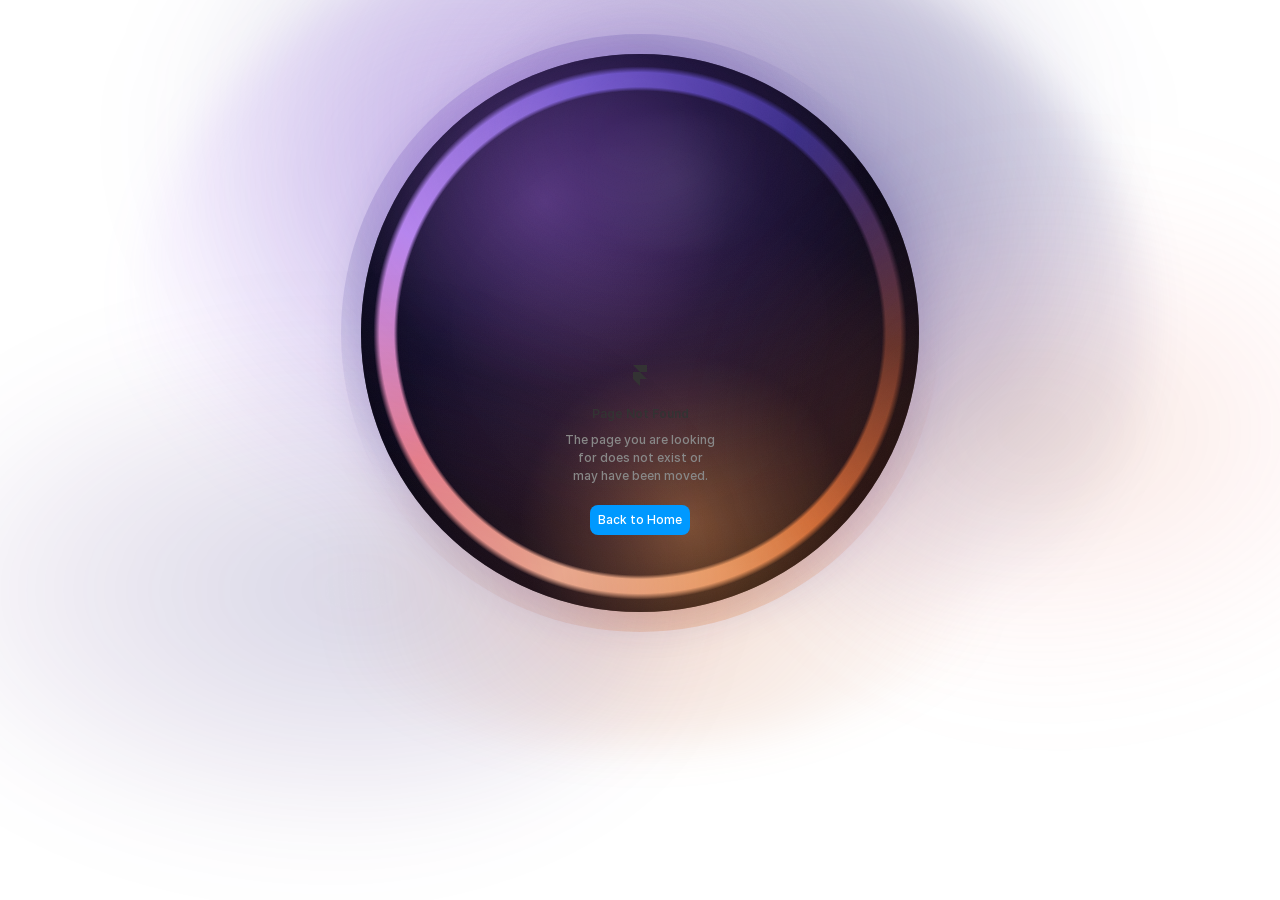
<file: careers/index.html>
<!DOCTYPE html>
<html lang="en"><head><meta charset="utf-8">
  <meta name="viewport" content="width=device-width, initial-scale=1.0, minimum-scale=1.0, viewport-fit=cover">
  <title>Page Not Found | Framer</title>
  <style>
    :root {
      --color-background: #ffffff;
      --color-primary: #333;
      --color-secondary: #888;
      --color-tint: #0099ff;
      --font-size-body: 12px;
      --font-size-title: 12px;
    }
    @font-face {
      font-family: Inter;
      src: url(/assets/framerusercontent_com__hyOgCu0Xnghbimh0pE8QTvtt2AU__58bbd5227905.woff2);
      font-display: swap;
      font-style: normal;
      font-weight: 600;
      unicode-range: U+0460-052F, U+1C80-1C88, U+20B4, U+2DE0-2DFF, U+A640-A69F,
        U+FE2E-FE2F;
    }
    @font-face {
      font-family: Inter;
      src: url(/assets/framerusercontent_com__NeGmSOXrPBfEFIy5YZeHq17LEDA__dbba5ba05c03.woff2);
      font-display: swap;
      font-style: normal;
      font-weight: 600;
      unicode-range: U+0301, U+0400-045F, U+0490-0491, U+04B0-04B1, U+2116;
    }
    @font-face {
      font-family: Inter;
      src: url(/assets/framerusercontent_com__oYaAX5himiTPYuN8vLWnqBbfD2s__8a68bceee10e.woff2);
      font-display: swap;
      font-style: normal;
      font-weight: 600;
      unicode-range: U+1F00-1FFF;
    }
    @font-face {
      font-family: Inter;
      src: url(/assets/framerusercontent_com__lEJLP4R0yuCaMCjSXYHtJw72M__a8071e6b982b.woff2);
      font-display: swap;
      font-style: normal;
      font-weight: 600;
      unicode-range: U+0370-03FF;
    }
    @font-face {
      font-family: Inter;
      src: url(/assets/framerusercontent_com__cRJyLNuTJR5jbyKzGi33wU9cqIQ__44c62d91b016.woff2);
      font-display: swap;
      font-style: normal;
      font-weight: 600;
      unicode-range: U+0100-024F, U+0259, U+1E00-1EFF, U+2020, U+20A0-20AB,
        U+20AD-20CF, U+2113, U+2C60-2C7F, U+A720-A7FF;
    }
    @font-face {
      font-family: Inter;
      src: url(/assets/framerusercontent_com__1ZFS7N918ojhhd0nQWdj3jz4w__e54ea5c4a48a.woff2);
      font-display: swap;
      font-style: normal;
      font-weight: 600;
      unicode-range: U+0000-00FF, U+0131, U+0152-0153, U+02BB-02BC, U+02C6,
        U+02DA, U+02DC, U+2000-206F, U+2074, U+20AC, U+2122, U+2191, U+2193,
        U+2212, U+2215, U+FEFF, U+FFFD;
    }
    @font-face {
      font-family: Inter;
      src: url(/assets/framerusercontent_com__A0Wcc7NgXMjUuFdquHDrIZpzZw0__619644a6a41d.woff2);
      font-display: swap;
      font-style: normal;
      font-weight: 600;
      unicode-range: U+0102-0103, U+0110-0111, U+0128-0129, U+0168-0169,
        U+01A0-01A1, U+01AF-01B0, U+1EA0-1EF9, U+20AB;
    }
    @font-face {
      font-family: Inter;
      src: url(/assets/framerusercontent_com__5A3Ce6C9YYmCjpQx9M4inSaKU__94357736abb4.woff2);
      font-display: swap;
      font-style: normal;
      font-weight: 500;
      unicode-range: U+0460-052F, U+1C80-1C88, U+20B4, U+2DE0-2DFF, U+A640-A69F,
        U+FE2E-FE2F;
    }
    @font-face {
      font-family: Inter;
      src: url(/assets/framerusercontent_com__Qx95Xyt0Ka3SGhinnbXIGpEIyP4__96126f2d71c7.woff2);
      font-display: swap;
      font-style: normal;
      font-weight: 500;
      unicode-range: U+0301, U+0400-045F, U+0490-0491, U+04B0-04B1, U+2116;
    }
    @font-face {
      font-family: Inter;
      src: url(/assets/framerusercontent_com__6mJuEAguuIuMog10gGvH5d3cl8__d672e61ee3bb.woff2);
      font-display: swap;
      font-style: normal;
      font-weight: 500;
      unicode-range: U+1F00-1FFF;
    }
    @font-face {
      font-family: Inter;
      src: url(/assets/framerusercontent_com__xYYWaj7wCU5zSQH0eXvSaS19wo__af51674aa206.woff2);
      font-display: swap;
      font-style: normal;
      font-weight: 500;
      unicode-range: U+0370-03FF;
    }
    @font-face {
      font-family: Inter;
      src: url(/assets/framerusercontent_com__otTaNuNpVK4RbdlT7zDDdKvQBA__c95a827796aa.woff2);
      font-display: swap;
      font-style: normal;
      font-weight: 500;
      unicode-range: U+0100-024F, U+0259, U+1E00-1EFF, U+2020, U+20A0-20AB,
        U+20AD-20CF, U+2113, U+2C60-2C7F, U+A720-A7FF;
    }
    @font-face {
      font-family: Inter;
      src: url(/assets/framerusercontent_com__d3tHnaQIAeqiE5hGcRw4mmgWYU__4ac3c1c0a2a4.woff2);
      font-display: swap;
      font-style: normal;
      font-weight: 500;
      unicode-range: U+0000-00FF, U+0131, U+0152-0153, U+02BB-02BC, U+02C6,
        U+02DA, U+02DC, U+2000-206F, U+2074, U+20AC, U+2122, U+2191, U+2193,
        U+2212, U+2215, U+FEFF, U+FFFD;
    }
    @font-face {
      font-family: Inter;
      src: url(/assets/framerusercontent_com__DolVirEGb34pEXEp8t8FQBSK4__0c3a17ff05cf.woff2);
      font-display: swap;
      font-style: normal;
      font-weight: 500;
      unicode-range: U+0102-0103, U+0110-0111, U+0128-0129, U+0168-0169,
        U+01A0-01A1, U+01AF-01B0, U+1EA0-1EF9, U+20AB;
    }
    @font-face {
      font-family: Inter Placeholder;
      src: local("Arial");
      ascent-override: 89.79%;
      descent-override: 22.36%;
      line-gap-override: 0%;
      size-adjust: 107.89%;
    }
    @media (prefers-color-scheme: dark) {
      :root {
        --color-background: #000000;
        --color-primary: #fff;
        --color-secondary: #888;
      }
    }

    html,
    body {
      padding: 0;
      margin: 0;
      width: 100%;
      min-height: 100vh;
    }

    html {
      box-sizing: border-box;
      font-feature-settings: "liga", "clig";
      font-variant-ligatures: common-ligatures;
      text-rendering: optimizeLegibility;
    }

    body {
      display: flex;
      justify-content: center;
      align-items: center;
      background-color: var(--color-primary);
      font-size: var(--font-size-body);
      background: var(--color-background);
    }

    a {
      text-decoration: none;
      vertical-align: baseline;
    }

    svg {
      vertical-align: middle;
    }

    main {
      box-sizing: border-box;
      font-family: "Inter", sans-serif;
      font-weight: 500;
      max-width: 240px;
      width: 100%;
      display: flex;
      align-items: center;
      flex-direction: column;
      padding: 0 20px;
      text-wrap: balance;
    }

    .framer-logo {
      color: var(--color-primary);
      margin-bottom: 20px;
    }

    .title {
      margin: 0 0 10px 0;
      font-size: var(--font-size-title);
      color: var(--color-primary);

      text-align: center;
    }

    .description {
      color: var(--color-secondary);
      margin-bottom: 20px;
      line-height: 1.5em;
      text-align: center;
    }

    .btn--back {
      background-color: var(--color-tint);
      color: #ffffff;
      padding-left: 8px;
      padding-right: 8px;
      border-radius: 8px;
      line-height: 30px;
      height: 30px;
    }

    .btn--back:hover {
      opacity: 0.75;
      transition: all 0.2s;
    }
  </style>

  <link rel="stylesheet" href="/assets/abjak-motion.css"></head><body><div class="abjak-hero-orb-host" aria-hidden="true"><div class="abjak-orb" aria-hidden="true"><div class="abjak-orb__bloom"></div><div class="abjak-orb__sphere"><span class="abjak-orb__disc"></span><span class="abjak-orb__eclipse"></span><span class="abjak-orb__warm"></span><span class="abjak-orb__cool"></span><span class="abjak-orb__spec"></span></div></div></div><div class="abjak-atmosphere" aria-hidden="true"><div class="abjak-aurora abjak-aurora--a"></div><div class="abjak-aurora abjak-aurora--b"></div><div class="abjak-aurora abjak-aurora--c"></div><div class="abjak-grain"></div></div><main>
    <div class="logo">
      <svg xmlns="http://www.w3.org/2000/svg" width="14" height="21" fill="currentColor" class="framer-logo">
        <path d="M 14 0 L 14 7 L 7 7 L 0 0 Z M 14 14 L 7 14 L 7 21 L 0 14 L 0 7 L 7 7 Z"></path>
      </svg>
    </div>
    <h1 class="title">Page Not Found</h1>
    <div class="description">
      The page you are looking for does not exist or may have been moved.
    </div>
    <a href="/" role="button" class="btn--back">Back to Home</a>
  </main>

<script src="/assets/abjak-motion.js" defer></script></body></html>
</file>
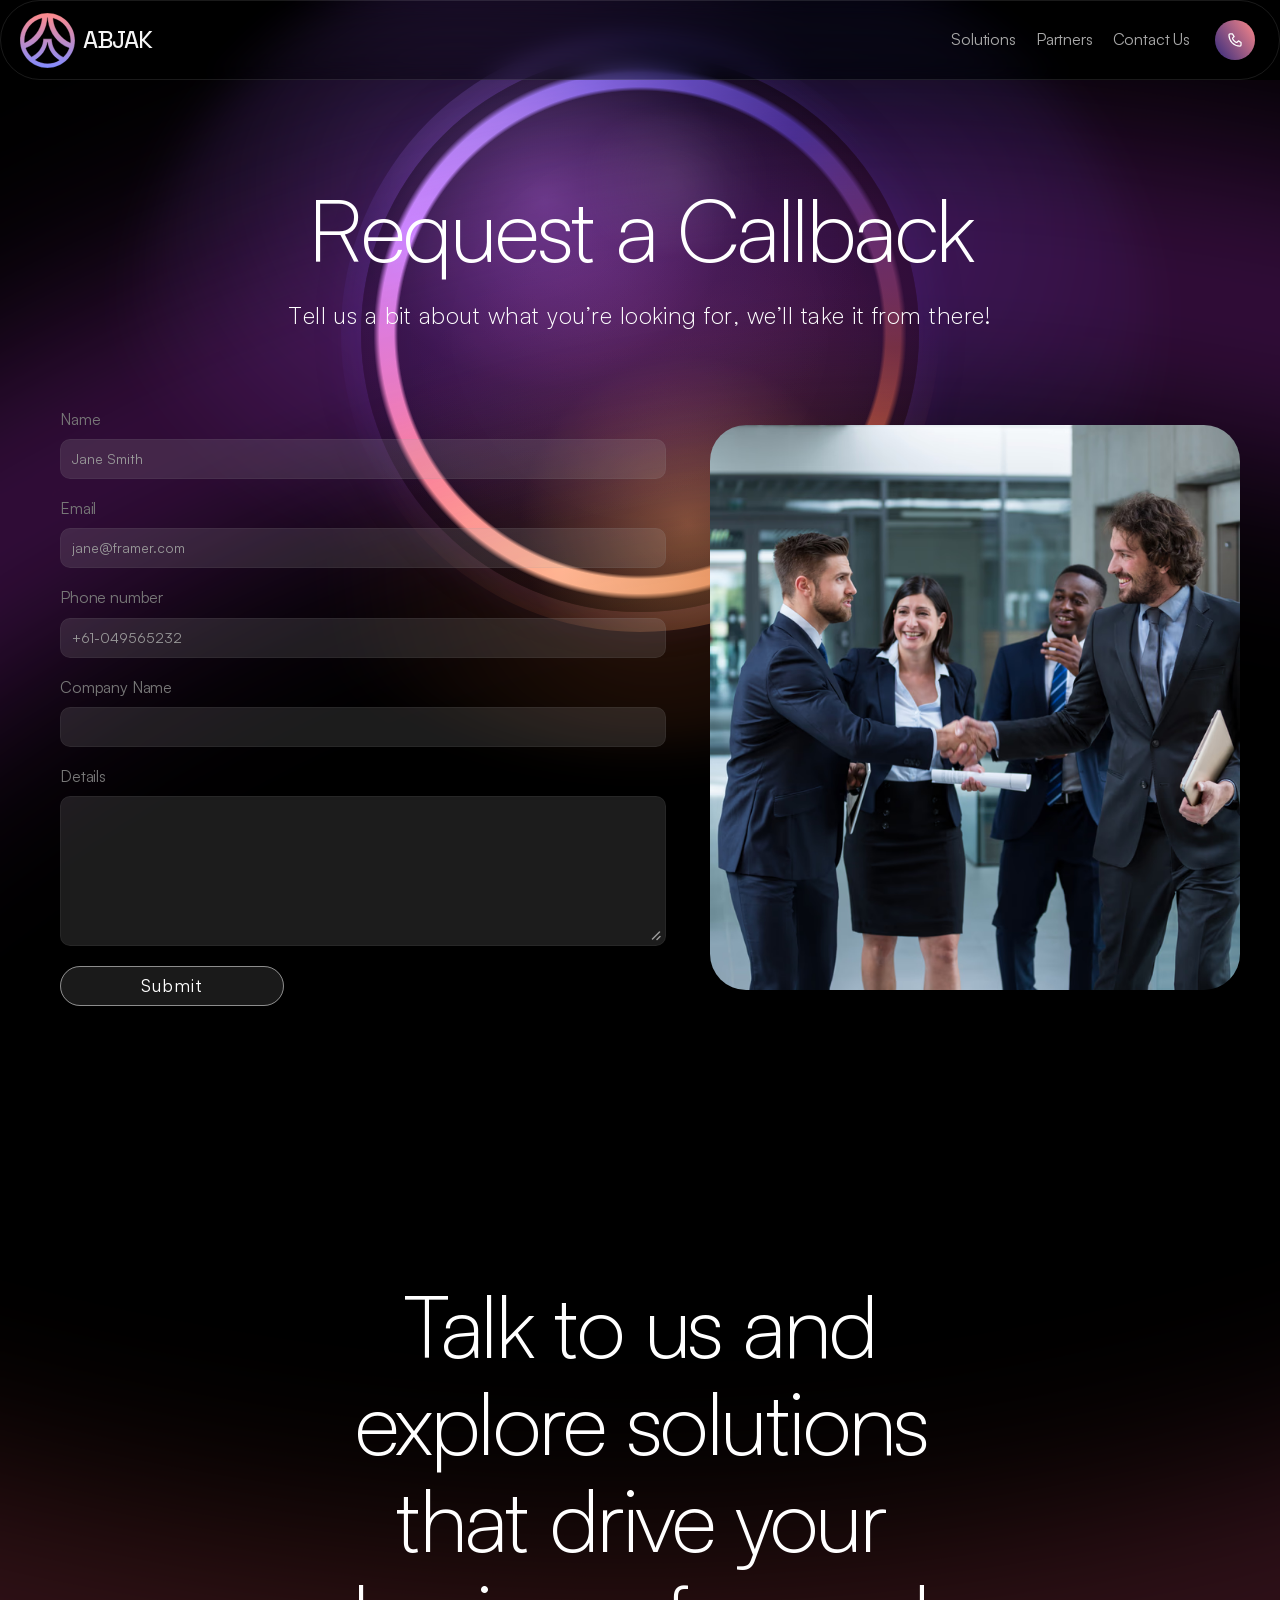
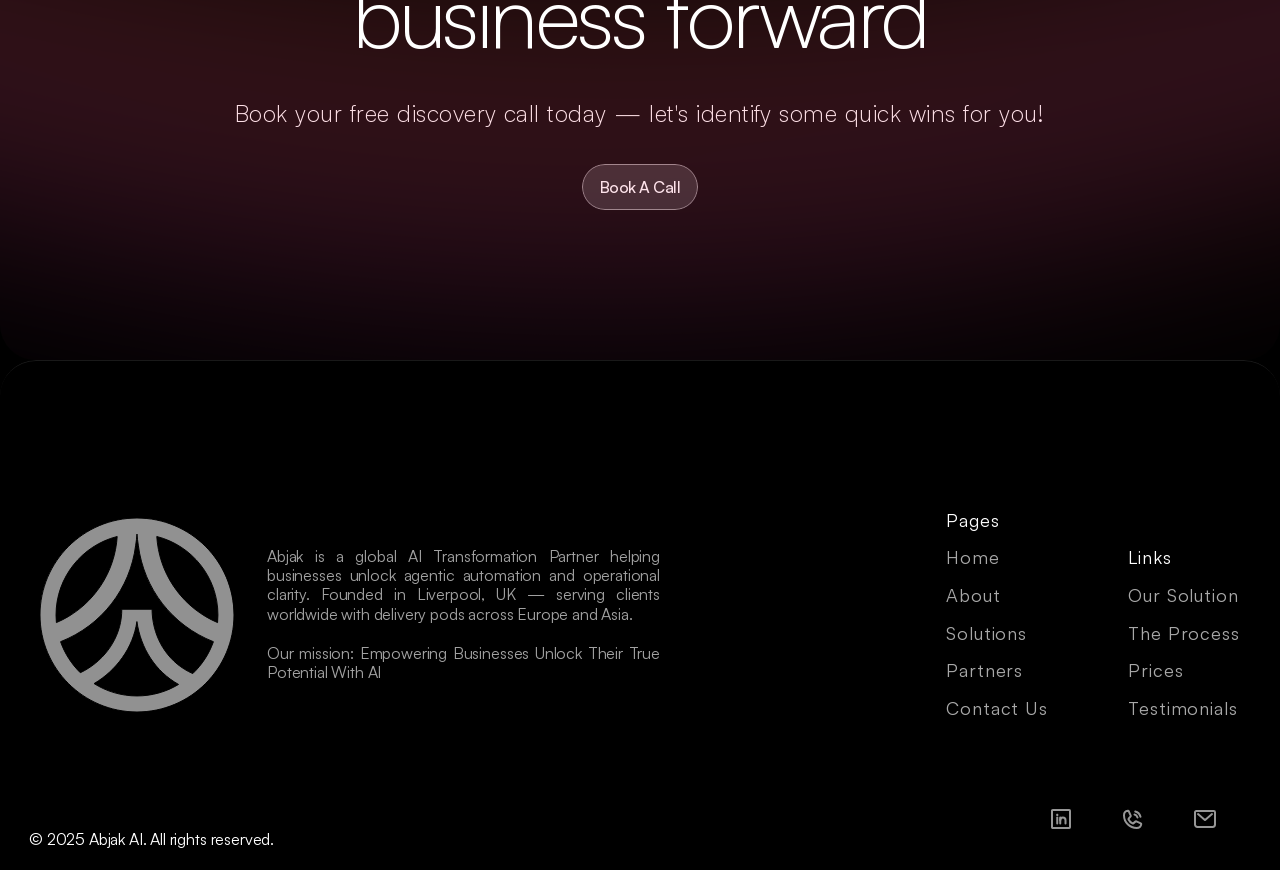
<file: contact-us/index.html>
<!DOCTYPE html>
<html lang="en" data-redirect-timezone="1" dir="ltr"><head>
	<meta charset="utf-8">
	<meta name="viewport" content="width=device-width">
	<meta name="generator" content="Framer ee97fff">
	<title>ABJAK</title>
    <meta name="description" content="AI Business Transformation">
    <meta name="framer-search-index" content="/assets/framerusercontent_com__searchIndex-NoObSko5wXgN__ae4729a068b5.json">
    <meta name="framer-search-index-fallback" content="/assets/framerusercontent_com__searchIndex-mFWfEjjPKKYa__a6f4c43f9e50.json">
    <link href="/assets/framerusercontent_com__PGefwdbeYxjn3kqpcp1JiOGnQQ__b03ba661f866.png" rel="icon" media="(prefers-color-scheme: light)">
    <link href="/assets/framerusercontent_com__PGefwdbeYxjn3kqpcp1JiOGnQQ__b03ba661f866.png" rel="icon" media="(prefers-color-scheme: dark)">
    <link rel="apple-touch-icon" href="/assets/framerusercontent_com__PGefwdbeYxjn3kqpcp1JiOGnQQ__b03ba661f866.png">
    <!-- Open Graph -->
    <meta property="og:type" content="website">
    <meta property="og:title" content="ABJAK">
    <meta property="og:description" content="AI Business Transformation">
    <!-- X -->
    <meta name="twitter:card" content="summary_large_image">
    <meta name="twitter:title" content="ABJAK">
    <meta name="twitter:description" content="AI Business Transformation">
	
	
	
	<link rel="canonical" href="/contact-us"><meta property="og:url" content="https://abjak.com/contact-us"><!-- Start of headStart -->
    <!-- Snippet: S6byK2rc8 -->

<!-- SnippetEnd: S6byK2rc8 -->

    <!-- End of headStart -->
	
	<style data-framer-font-css="">/* latin-ext */
@font-face {
  font-family: 'DM Sans';
  font-style: italic;
  font-weight: 500;
  font-display: swap;
  src: url(/assets/fonts_gstatic_com__rP2Wp2ywxg089UriCZaSExd86J3t9jz86MvyyKK58VXh__a233b6d6c68f.woff2) format('woff2');
  unicode-range: U+0100-02BA, U+02BD-02C5, U+02C7-02CC, U+02CE-02D7, U+02DD-02FF, U+0304, U+0308, U+0329, U+1D00-1DBF, U+1E00-1E9F, U+1EF2-1EFF, U+2020, U+20A0-20AB, U+20AD-20C0, U+2113, U+2C60-2C7F, U+A720-A7FF;
}
/* latin */
@font-face {
  font-family: 'DM Sans';
  font-style: italic;
  font-weight: 500;
  font-display: swap;
  src: url(/assets/fonts_gstatic_com__rP2Wp2ywxg089UriCZaSExd86J3t9jz86MvyyKy58Q__5224995c06ec.woff2) format('woff2');
  unicode-range: U+0000-00FF, U+0131, U+0152-0153, U+02BB-02BC, U+02C6, U+02DA, U+02DC, U+0304, U+0308, U+0329, U+2000-206F, U+20AC, U+2122, U+2191, U+2193, U+2212, U+2215, U+FEFF, U+FFFD;
}
/* latin-ext */
@font-face {
  font-family: 'DM Sans';
  font-style: italic;
  font-weight: 700;
  font-display: swap;
  src: url(/assets/fonts_gstatic_com__rP2Wp2ywxg089UriCZaSExd86J3t9jz86MvyyKK58VXh__a233b6d6c68f.woff2) format('woff2');
  unicode-range: U+0100-02BA, U+02BD-02C5, U+02C7-02CC, U+02CE-02D7, U+02DD-02FF, U+0304, U+0308, U+0329, U+1D00-1DBF, U+1E00-1E9F, U+1EF2-1EFF, U+2020, U+20A0-20AB, U+20AD-20C0, U+2113, U+2C60-2C7F, U+A720-A7FF;
}
/* latin */
@font-face {
  font-family: 'DM Sans';
  font-style: italic;
  font-weight: 700;
  font-display: swap;
  src: url(/assets/fonts_gstatic_com__rP2Wp2ywxg089UriCZaSExd86J3t9jz86MvyyKy58Q__5224995c06ec.woff2) format('woff2');
  unicode-range: U+0000-00FF, U+0131, U+0152-0153, U+02BB-02BC, U+02C6, U+02DA, U+02DC, U+0304, U+0308, U+0329, U+2000-206F, U+20AC, U+2122, U+2191, U+2193, U+2212, U+2215, U+FEFF, U+FFFD;
}
/* latin-ext */
@font-face {
  font-family: 'DM Sans';
  font-style: normal;
  font-weight: 400;
  font-display: swap;
  src: url(/assets/fonts_gstatic_com__rP2Yp2ywxg089UriI5-g4vlH9VoD8Cmcqbu6-K6h9Q__850928f51828.woff2) format('woff2');
  unicode-range: U+0100-02BA, U+02BD-02C5, U+02C7-02CC, U+02CE-02D7, U+02DD-02FF, U+0304, U+0308, U+0329, U+1D00-1DBF, U+1E00-1E9F, U+1EF2-1EFF, U+2020, U+20A0-20AB, U+20AD-20C0, U+2113, U+2C60-2C7F, U+A720-A7FF;
}
/* latin */
@font-face {
  font-family: 'DM Sans';
  font-style: normal;
  font-weight: 400;
  font-display: swap;
  src: url(/assets/fonts_gstatic_com__rP2Yp2ywxg089UriI5-g4vlH9VoD8Cmcqbu0-K4__002a94d0e22f.woff2) format('woff2');
  unicode-range: U+0000-00FF, U+0131, U+0152-0153, U+02BB-02BC, U+02C6, U+02DA, U+02DC, U+0304, U+0308, U+0329, U+2000-206F, U+20AC, U+2122, U+2191, U+2193, U+2212, U+2215, U+FEFF, U+FFFD;
}
/* latin-ext */
@font-face {
  font-family: 'DM Sans';
  font-style: normal;
  font-weight: 500;
  font-display: swap;
  src: url(/assets/fonts_gstatic_com__rP2Yp2ywxg089UriI5-g4vlH9VoD8Cmcqbu6-K6h9Q__850928f51828.woff2) format('woff2');
  unicode-range: U+0100-02BA, U+02BD-02C5, U+02C7-02CC, U+02CE-02D7, U+02DD-02FF, U+0304, U+0308, U+0329, U+1D00-1DBF, U+1E00-1E9F, U+1EF2-1EFF, U+2020, U+20A0-20AB, U+20AD-20C0, U+2113, U+2C60-2C7F, U+A720-A7FF;
}
/* latin */
@font-face {
  font-family: 'DM Sans';
  font-style: normal;
  font-weight: 500;
  font-display: swap;
  src: url(/assets/fonts_gstatic_com__rP2Yp2ywxg089UriI5-g4vlH9VoD8Cmcqbu0-K4__002a94d0e22f.woff2) format('woff2');
  unicode-range: U+0000-00FF, U+0131, U+0152-0153, U+02BB-02BC, U+02C6, U+02DA, U+02DC, U+0304, U+0308, U+0329, U+2000-206F, U+20AC, U+2122, U+2191, U+2193, U+2212, U+2215, U+FEFF, U+FFFD;
}
/* latin-ext */
@font-face {
  font-family: 'DM Sans';
  font-style: normal;
  font-weight: 700;
  font-display: swap;
  src: url(/assets/fonts_gstatic_com__rP2Yp2ywxg089UriI5-g4vlH9VoD8Cmcqbu6-K6h9Q__850928f51828.woff2) format('woff2');
  unicode-range: U+0100-02BA, U+02BD-02C5, U+02C7-02CC, U+02CE-02D7, U+02DD-02FF, U+0304, U+0308, U+0329, U+1D00-1DBF, U+1E00-1E9F, U+1EF2-1EFF, U+2020, U+20A0-20AB, U+20AD-20C0, U+2113, U+2C60-2C7F, U+A720-A7FF;
}
/* latin */
@font-face {
  font-family: 'DM Sans';
  font-style: normal;
  font-weight: 700;
  font-display: swap;
  src: url(/assets/fonts_gstatic_com__rP2Yp2ywxg089UriI5-g4vlH9VoD8Cmcqbu0-K4__002a94d0e22f.woff2) format('woff2');
  unicode-range: U+0000-00FF, U+0131, U+0152-0153, U+02BB-02BC, U+02C6, U+02DA, U+02DC, U+0304, U+0308, U+0329, U+2000-206F, U+20AC, U+2122, U+2191, U+2193, U+2212, U+2215, U+FEFF, U+FFFD;
}
/* latin-ext */
@font-face {
  font-family: 'Figtree';
  font-style: italic;
  font-weight: 500;
  font-display: swap;
  src: url(/assets/fonts_gstatic_com___Xmu-HUzqDCFdgfMm4GNAa5o_ik__70ed89043eb0.woff2) format('woff2');
  unicode-range: U+0100-02BA, U+02BD-02C5, U+02C7-02CC, U+02CE-02D7, U+02DD-02FF, U+0304, U+0308, U+0329, U+1D00-1DBF, U+1E00-1E9F, U+1EF2-1EFF, U+2020, U+20A0-20AB, U+20AD-20C0, U+2113, U+2C60-2C7F, U+A720-A7FF;
}
/* latin */
@font-face {
  font-family: 'Figtree';
  font-style: italic;
  font-weight: 500;
  font-display: swap;
  src: url(/assets/fonts_gstatic_com___Xmu-HUzqDCFdgfMm4GND65o__3530fccd972d.woff2) format('woff2');
  unicode-range: U+0000-00FF, U+0131, U+0152-0153, U+02BB-02BC, U+02C6, U+02DA, U+02DC, U+0304, U+0308, U+0329, U+2000-206F, U+20AC, U+2122, U+2191, U+2193, U+2212, U+2215, U+FEFF, U+FFFD;
}
/* latin-ext */
@font-face {
  font-family: 'Figtree';
  font-style: italic;
  font-weight: 700;
  font-display: swap;
  src: url(/assets/fonts_gstatic_com___Xmu-HUzqDCFdgfMm4GNAa5o_ik__70ed89043eb0.woff2) format('woff2');
  unicode-range: U+0100-02BA, U+02BD-02C5, U+02C7-02CC, U+02CE-02D7, U+02DD-02FF, U+0304, U+0308, U+0329, U+1D00-1DBF, U+1E00-1E9F, U+1EF2-1EFF, U+2020, U+20A0-20AB, U+20AD-20C0, U+2113, U+2C60-2C7F, U+A720-A7FF;
}
/* latin */
@font-face {
  font-family: 'Figtree';
  font-style: italic;
  font-weight: 700;
  font-display: swap;
  src: url(/assets/fonts_gstatic_com___Xmu-HUzqDCFdgfMm4GND65o__3530fccd972d.woff2) format('woff2');
  unicode-range: U+0000-00FF, U+0131, U+0152-0153, U+02BB-02BC, U+02C6, U+02DA, U+02DC, U+0304, U+0308, U+0329, U+2000-206F, U+20AC, U+2122, U+2191, U+2193, U+2212, U+2215, U+FEFF, U+FFFD;
}
/* latin-ext */
@font-face {
  font-family: 'Figtree';
  font-style: normal;
  font-weight: 500;
  font-display: swap;
  src: url(/assets/fonts_gstatic_com___Xms-HUzqDCFdgfMm4q9DbZs__467cc91576f5.woff2) format('woff2');
  unicode-range: U+0100-02BA, U+02BD-02C5, U+02C7-02CC, U+02CE-02D7, U+02DD-02FF, U+0304, U+0308, U+0329, U+1D00-1DBF, U+1E00-1E9F, U+1EF2-1EFF, U+2020, U+20A0-20AB, U+20AD-20C0, U+2113, U+2C60-2C7F, U+A720-A7FF;
}
/* latin */
@font-face {
  font-family: 'Figtree';
  font-style: normal;
  font-weight: 500;
  font-display: swap;
  src: url(/assets/fonts_gstatic_com___Xms-HUzqDCFdgfMm4S9DQ__3c512d8e381c.woff2) format('woff2');
  unicode-range: U+0000-00FF, U+0131, U+0152-0153, U+02BB-02BC, U+02C6, U+02DA, U+02DC, U+0304, U+0308, U+0329, U+2000-206F, U+20AC, U+2122, U+2191, U+2193, U+2212, U+2215, U+FEFF, U+FFFD;
}
/* latin-ext */
@font-face {
  font-family: 'Figtree';
  font-style: normal;
  font-weight: 700;
  font-display: swap;
  src: url(/assets/fonts_gstatic_com___Xms-HUzqDCFdgfMm4q9DbZs__467cc91576f5.woff2) format('woff2');
  unicode-range: U+0100-02BA, U+02BD-02C5, U+02C7-02CC, U+02CE-02D7, U+02DD-02FF, U+0304, U+0308, U+0329, U+1D00-1DBF, U+1E00-1E9F, U+1EF2-1EFF, U+2020, U+20A0-20AB, U+20AD-20C0, U+2113, U+2C60-2C7F, U+A720-A7FF;
}
/* latin */
@font-face {
  font-family: 'Figtree';
  font-style: normal;
  font-weight: 700;
  font-display: swap;
  src: url(/assets/fonts_gstatic_com___Xms-HUzqDCFdgfMm4S9DQ__3c512d8e381c.woff2) format('woff2');
  unicode-range: U+0000-00FF, U+0131, U+0152-0153, U+02BB-02BC, U+02C6, U+02DA, U+02DC, U+0304, U+0308, U+0329, U+2000-206F, U+20AC, U+2122, U+2191, U+2193, U+2212, U+2215, U+FEFF, U+FFFD;
}

@font-face { font-family: "Inter"; src: url("/assets/framerusercontent_com__5vvr9Vy74if2I6bQbJvbw7SY1pQ__197dd743787c.woff2"); font-display: swap; font-style: normal; font-weight: 400; unicode-range: U+0460-052F, U+1C80-1C88, U+20B4, U+2DE0-2DFF, U+A640-A69F, U+FE2E-FE2F }
@font-face { font-family: "Inter"; src: url("/assets/framerusercontent_com__EOr0mi4hNtlgWNn9if640EZzXCo__f3fd018548ab.woff2"); font-display: swap; font-style: normal; font-weight: 400; unicode-range: U+0301, U+0400-045F, U+0490-0491, U+04B0-04B1, U+2116 }
@font-face { font-family: "Inter"; src: url("/assets/framerusercontent_com__Y9k9QrlZAqio88Klkmbd8VoMQc__bb12e146cad6.woff2"); font-display: swap; font-style: normal; font-weight: 400; unicode-range: U+1F00-1FFF }
@font-face { font-family: "Inter"; src: url("/assets/framerusercontent_com__OYrD2tBIBPvoJXiIHnLoOXnY9M__ea808fe7d65d.woff2"); font-display: swap; font-style: normal; font-weight: 400; unicode-range: U+0370-03FF }
@font-face { font-family: "Inter"; src: url("/assets/framerusercontent_com__JeYwfuaPfZHQhEG8U5gtPDZ7WQ__418c934c0013.woff2"); font-display: swap; font-style: normal; font-weight: 400; unicode-range: U+0100-024F, U+0259, U+1E00-1EFF, U+2020, U+20A0-20AB, U+20AD-20CF, U+2113, U+2C60-2C7F, U+A720-A7FF }
@font-face { font-family: "Inter"; src: url("/assets/framerusercontent_com__GrgcKwrN6d3Uz8EwcLHZxwEfC4__d2835f64bac0.woff2"); font-display: swap; font-style: normal; font-weight: 400; unicode-range: U+0000-00FF, U+0131, U+0152-0153, U+02BB-02BC, U+02C6, U+02DA, U+02DC, U+2000-206F, U+2070, U+2074-207E, U+2080-208E, U+20AC, U+2122, U+2191, U+2193, U+2212, U+2215, U+FEFF, U+FFFD }
@font-face { font-family: "Inter"; src: url("/assets/framerusercontent_com__b6Y37FthZeALduNqHicBT6FutY__22b5f26fb634.woff2"); font-display: swap; font-style: normal; font-weight: 400; unicode-range: U+0102-0103, U+0110-0111, U+0128-0129, U+0168-0169, U+01A0-01A1, U+01AF-01B0, U+1EA0-1EF9, U+20AB }
@font-face { font-family: "Inter"; src: url("/assets/framerusercontent_com__DpPBYI0sL4fYLgAkX8KXOPVt7c__9f76c3a5f7ca.woff2"); font-display: swap; font-style: normal; font-weight: 700; unicode-range: U+0460-052F, U+1C80-1C88, U+20B4, U+2DE0-2DFF, U+A640-A69F, U+FE2E-FE2F }
@font-face { font-family: "Inter"; src: url("/assets/framerusercontent_com__4RAEQdEOrcnDkhHiiCbJOw92Lk__3be39f5de46f.woff2"); font-display: swap; font-style: normal; font-weight: 700; unicode-range: U+0301, U+0400-045F, U+0490-0491, U+04B0-04B1, U+2116 }
@font-face { font-family: "Inter"; src: url("/assets/framerusercontent_com__1K3W8DizY3v4emK8Mb08YHxTbs__be91894f01be.woff2"); font-display: swap; font-style: normal; font-weight: 700; unicode-range: U+1F00-1FFF }
@font-face { font-family: "Inter"; src: url("/assets/framerusercontent_com__tUSCtfYVM1I1IchuyCwz9gDdQ__974fd13b31db.woff2"); font-display: swap; font-style: normal; font-weight: 700; unicode-range: U+0370-03FF }
@font-face { font-family: "Inter"; src: url("/assets/framerusercontent_com__VgYFWiwsAC5OYxAycRXXvhze58__b6c838787112.woff2"); font-display: swap; font-style: normal; font-weight: 700; unicode-range: U+0100-024F, U+0259, U+1E00-1EFF, U+2020, U+20A0-20AB, U+20AD-20CF, U+2113, U+2C60-2C7F, U+A720-A7FF }
@font-face { font-family: "Inter"; src: url("/assets/framerusercontent_com__syRNPWzAMIrcJ3wIlPIP43KjQs__452fe1601f59.woff2"); font-display: swap; font-style: normal; font-weight: 700; unicode-range: U+0000-00FF, U+0131, U+0152-0153, U+02BB-02BC, U+02C6, U+02DA, U+02DC, U+2000-206F, U+2070, U+2074-207E, U+2080-208E, U+20AC, U+2122, U+2191, U+2193, U+2212, U+2215, U+FEFF, U+FFFD }
@font-face { font-family: "Inter"; src: url("/assets/framerusercontent_com__GIryZETIX4IFypco5pYZONKhJIo__bcff39a6db6d.woff2"); font-display: swap; font-style: normal; font-weight: 700; unicode-range: U+0102-0103, U+0110-0111, U+0128-0129, U+0168-0169, U+01A0-01A1, U+01AF-01B0, U+1EA0-1EF9, U+20AB }
@font-face { font-family: "Inter"; src: url("/assets/framerusercontent_com__5A3Ce6C9YYmCjpQx9M4inSaKU__94357736abb4.woff2"); font-display: swap; font-style: normal; font-weight: 500; unicode-range: U+0460-052F, U+1C80-1C88, U+20B4, U+2DE0-2DFF, U+A640-A69F, U+FE2E-FE2F }
@font-face { font-family: "Inter"; src: url("/assets/framerusercontent_com__Qx95Xyt0Ka3SGhinnbXIGpEIyP4__96126f2d71c7.woff2"); font-display: swap; font-style: normal; font-weight: 500; unicode-range: U+0301, U+0400-045F, U+0490-0491, U+04B0-04B1, U+2116 }
@font-face { font-family: "Inter"; src: url("/assets/framerusercontent_com__6mJuEAguuIuMog10gGvH5d3cl8__d672e61ee3bb.woff2"); font-display: swap; font-style: normal; font-weight: 500; unicode-range: U+1F00-1FFF }
@font-face { font-family: "Inter"; src: url("/assets/framerusercontent_com__xYYWaj7wCU5zSQH0eXvSaS19wo__af51674aa206.woff2"); font-display: swap; font-style: normal; font-weight: 500; unicode-range: U+0370-03FF }
@font-face { font-family: "Inter"; src: url("/assets/framerusercontent_com__otTaNuNpVK4RbdlT7zDDdKvQBA__c95a827796aa.woff2"); font-display: swap; font-style: normal; font-weight: 500; unicode-range: U+0100-024F, U+0259, U+1E00-1EFF, U+2020, U+20A0-20AB, U+20AD-20CF, U+2113, U+2C60-2C7F, U+A720-A7FF }
@font-face { font-family: "Inter"; src: url("/assets/framerusercontent_com__UjlFhCnUjxhNfep4oYBPqnEssyo__2ba1c0d5445f.woff2"); font-display: swap; font-style: normal; font-weight: 500; unicode-range: U+0000-00FF, U+0131, U+0152-0153, U+02BB-02BC, U+02C6, U+02DA, U+02DC, U+2000-206F, U+2070, U+2074-207E, U+2080-208E, U+20AC, U+2122, U+2191, U+2193, U+2212, U+2215, U+FEFF, U+FFFD }
@font-face { font-family: "Inter"; src: url("/assets/framerusercontent_com__DolVirEGb34pEXEp8t8FQBSK4__0c3a17ff05cf.woff2"); font-display: swap; font-style: normal; font-weight: 500; unicode-range: U+0102-0103, U+0110-0111, U+0128-0129, U+0168-0169, U+01A0-01A1, U+01AF-01B0, U+1EA0-1EF9, U+20AB }
@font-face { font-family: "Inter"; src: url("/assets/framerusercontent_com__vQyevYAyHtARFwPqUzQGpnDs__776ea07d8af4.woff2"); font-display: swap; font-style: normal; font-weight: 400; unicode-range: U+0000-00FF, U+0131, U+0152-0153, U+02BB-02BC, U+02C6, U+02DA, U+02DC, U+2000-206F, U+2074, U+20AC, U+2122, U+2191, U+2193, U+2212, U+2215, U+FEFF, U+FFFD }
@font-face { font-family: "Inter"; src: url("/assets/framerusercontent_com__mkY5Sgyq51ik0AMrSBwhm9DJg__494370e42c16.woff2"); font-style: normal; font-weight: 900; unicode-range: U+0460-052F, U+1C80-1C88, U+20B4, U+2DE0-2DFF, U+A640-A69F, U+FE2E-FE2F }
@font-face { font-family: "Inter"; src: url("/assets/framerusercontent_com__X5hj6qzcHUYv7h1390c8Rhm6550__98e006a70b1f.woff2"); font-style: normal; font-weight: 900; unicode-range: U+0301, U+0400-045F, U+0490-0491, U+04B0-04B1, U+2116 }
@font-face { font-family: "Inter"; src: url("/assets/framerusercontent_com__gQhNpS3tN86g8RcVKYUUaKt2oMQ__d5262035fd33.woff2"); font-style: normal; font-weight: 900; unicode-range: U+1F00-1FFF }
@font-face { font-family: "Inter"; src: url("/assets/framerusercontent_com__cugnVhSraaRyANCaUtI5FV17wk__146bdc56faba.woff2"); font-style: normal; font-weight: 900; unicode-range: U+0370-03FF }
@font-face { font-family: "Inter"; src: url("/assets/framerusercontent_com__5HcVoGak8k5agFJSaKa4floXVu0__bc2a9ceee87f.woff2"); font-style: normal; font-weight: 900; unicode-range: U+0100-024F, U+0259, U+1E00-1EFF, U+2020, U+20A0-20AB, U+20AD-20CF, U+2113, U+2C60-2C7F, U+A720-A7FF }
@font-face { font-family: "Inter"; src: url("/assets/framerusercontent_com__rZ5DdENNqIdFTIyQQiP5isO7M__6fb1254aa263.woff2"); font-style: normal; font-weight: 900; unicode-range: U+0000-00FF, U+0131, U+0152-0153, U+02BB-02BC, U+02C6, U+02DA, U+02DC, U+2000-206F, U+2070, U+2074-207E, U+2080-208E, U+20AC, U+2122, U+2191, U+2193, U+2212, U+2215, U+FEFF, U+FFFD }
@font-face { font-family: "Inter"; src: url("/assets/framerusercontent_com__P2Bw01CtL0b9wqygO0sSVogWbo__f6380e18defb.woff2"); font-style: normal; font-weight: 900; unicode-range: U+0102-0103, U+0110-0111, U+0128-0129, U+0168-0169, U+01A0-01A1, U+01AF-01B0, U+1EA0-1EF9, U+20AB }
@font-face { font-family: "Inter"; src: url("/assets/framerusercontent_com__05KsVHGDmqXSBXM4yRZ65P8i0s__aaed3c06be45.woff2"); font-style: italic; font-weight: 900; unicode-range: U+0460-052F, U+1C80-1C88, U+20B4, U+2DE0-2DFF, U+A640-A69F, U+FE2E-FE2F }
@font-face { font-family: "Inter"; src: url("/assets/framerusercontent_com__ky8ovPukK4dJ1Pxq74qGhOqCYI__7047bd4cd605.woff2"); font-style: italic; font-weight: 900; unicode-range: U+0301, U+0400-045F, U+0490-0491, U+04B0-04B1, U+2116 }
@font-face { font-family: "Inter"; src: url("/assets/framerusercontent_com__vvNSqIj42qeQ2bvCRBIWKHscrc__cfa0a2ea2d1e.woff2"); font-style: italic; font-weight: 900; unicode-range: U+1F00-1FFF }
@font-face { font-family: "Inter"; src: url("/assets/framerusercontent_com__3ZmXbBKToJifDV9gwcifVd1tEY__d49354010dbb.woff2"); font-style: italic; font-weight: 900; unicode-range: U+0370-03FF }
@font-face { font-family: "Inter"; src: url("/assets/framerusercontent_com__FNfhX3dt4ChuLJq2PwdlxHO7PU__6c8a1019843e.woff2"); font-style: italic; font-weight: 900; unicode-range: U+0100-024F, U+0259, U+1E00-1EFF, U+2020, U+20A0-20AB, U+20AD-20CF, U+2113, U+2C60-2C7F, U+A720-A7FF }
@font-face { font-family: "Inter"; src: url("/assets/framerusercontent_com__gcnfba68tfm7qAyrWRCf9r34jg__443ebd64432f.woff2"); font-style: italic; font-weight: 900; unicode-range: U+0000-00FF, U+0131, U+0152-0153, U+02BB-02BC, U+02C6, U+02DA, U+02DC, U+2000-206F, U+2070, U+2074-207E, U+2080-208E, U+20AC, U+2122, U+2191, U+2193, U+2212, U+2215, U+FEFF, U+FFFD }
@font-face { font-family: "Inter"; src: url("/assets/framerusercontent_com__efTfQcBJ53kM2pB1hezSZ3RDUFs__eb965eb5ff78.woff2"); font-style: italic; font-weight: 900; unicode-range: U+0102-0103, U+0110-0111, U+0128-0129, U+0168-0169, U+01A0-01A1, U+01AF-01B0, U+1EA0-1EF9, U+20AB }
@font-face { font-family: "Inter"; src: url("/assets/framerusercontent_com__H89BbHkbHDzlxZzxi8uPzTsp90__e1fb1f6952b2.woff2"); font-display: swap; font-style: italic; font-weight: 700; unicode-range: U+0460-052F, U+1C80-1C88, U+20B4, U+2DE0-2DFF, U+A640-A69F, U+FE2E-FE2F }
@font-face { font-family: "Inter"; src: url("/assets/framerusercontent_com__u6gJwDuwB143kpNK1T1MDKDWkMc__bba4fadd8b3a.woff2"); font-display: swap; font-style: italic; font-weight: 700; unicode-range: U+0301, U+0400-045F, U+0490-0491, U+04B0-04B1, U+2116 }
@font-face { font-family: "Inter"; src: url("/assets/framerusercontent_com__43sJ6MfOPh1LCJt46OvyDuSbA6o__8e7d41d9470a.woff2"); font-display: swap; font-style: italic; font-weight: 700; unicode-range: U+1F00-1FFF }
@font-face { font-family: "Inter"; src: url("/assets/framerusercontent_com__wccHG0r4gBDAIRhfHiOlq6oEkqw__7b05451fe6ce.woff2"); font-display: swap; font-style: italic; font-weight: 700; unicode-range: U+0370-03FF }
@font-face { font-family: "Inter"; src: url("/assets/framerusercontent_com__WZ367JPwf9bRW6LdTHN8rXgSjw__78f4b8011b83.woff2"); font-display: swap; font-style: italic; font-weight: 700; unicode-range: U+0100-024F, U+0259, U+1E00-1EFF, U+2020, U+20A0-20AB, U+20AD-20CF, U+2113, U+2C60-2C7F, U+A720-A7FF }
@font-face { font-family: "Inter"; src: url("/assets/framerusercontent_com__ia3uin3hQWqDrVloC1zEtYHWw__7342a84724f5.woff2"); font-display: swap; font-style: italic; font-weight: 700; unicode-range: U+0000-00FF, U+0131, U+0152-0153, U+02BB-02BC, U+02C6, U+02DA, U+02DC, U+2000-206F, U+2070, U+2074-207E, U+2080-208E, U+20AC, U+2122, U+2191, U+2193, U+2212, U+2215, U+FEFF, U+FFFD }
@font-face { font-family: "Inter"; src: url("/assets/framerusercontent_com__2A4Xx7CngadFGlVV4xrO06OBHY__be47bff5d1b5.woff2"); font-display: swap; font-style: italic; font-weight: 700; unicode-range: U+0102-0103, U+0110-0111, U+0128-0129, U+0168-0169, U+01A0-01A1, U+01AF-01B0, U+1EA0-1EF9, U+20AB }
@font-face { font-family: "Inter"; src: url("/assets/framerusercontent_com__hyOgCu0Xnghbimh0pE8QTvtt2AU__58bbd5227905.woff2"); font-display: swap; font-style: normal; font-weight: 600; unicode-range: U+0460-052F, U+1C80-1C88, U+20B4, U+2DE0-2DFF, U+A640-A69F, U+FE2E-FE2F }
@font-face { font-family: "Inter"; src: url("/assets/framerusercontent_com__NeGmSOXrPBfEFIy5YZeHq17LEDA__dbba5ba05c03.woff2"); font-display: swap; font-style: normal; font-weight: 600; unicode-range: U+0301, U+0400-045F, U+0490-0491, U+04B0-04B1, U+2116 }
@font-face { font-family: "Inter"; src: url("/assets/framerusercontent_com__oYaAX5himiTPYuN8vLWnqBbfD2s__8a68bceee10e.woff2"); font-display: swap; font-style: normal; font-weight: 600; unicode-range: U+1F00-1FFF }
@font-face { font-family: "Inter"; src: url("/assets/framerusercontent_com__lEJLP4R0yuCaMCjSXYHtJw72M__a8071e6b982b.woff2"); font-display: swap; font-style: normal; font-weight: 600; unicode-range: U+0370-03FF }
@font-face { font-family: "Inter"; src: url("/assets/framerusercontent_com__cRJyLNuTJR5jbyKzGi33wU9cqIQ__44c62d91b016.woff2"); font-display: swap; font-style: normal; font-weight: 600; unicode-range: U+0100-024F, U+0259, U+1E00-1EFF, U+2020, U+20A0-20AB, U+20AD-20CF, U+2113, U+2C60-2C7F, U+A720-A7FF }
@font-face { font-family: "Inter"; src: url("/assets/framerusercontent_com__yDtI2UI8XcEg1W2je9XPN3Noo__a113a1cb4f38.woff2"); font-display: swap; font-style: normal; font-weight: 600; unicode-range: U+0000-00FF, U+0131, U+0152-0153, U+02BB-02BC, U+02C6, U+02DA, U+02DC, U+2000-206F, U+2070, U+2074-207E, U+2080-208E, U+20AC, U+2122, U+2191, U+2193, U+2212, U+2215, U+FEFF, U+FFFD }
@font-face { font-family: "Inter"; src: url("/assets/framerusercontent_com__A0Wcc7NgXMjUuFdquHDrIZpzZw0__619644a6a41d.woff2"); font-display: swap; font-style: normal; font-weight: 600; unicode-range: U+0102-0103, U+0110-0111, U+0128-0129, U+0168-0169, U+01A0-01A1, U+01AF-01B0, U+1EA0-1EF9, U+20AB }
@font-face { font-family: "Satoshi"; src: url("/assets/framerusercontent_com__WNDVG7O66ENLOD43GS7FBUCC4KMT5OM2__6c63fb5c8977.woff2"); font-display: swap; font-style: normal; font-weight: 300 }
@font-face { font-family: "Satoshi"; src: url("/assets/framerusercontent_com__KFIAZD4RUMEZIYV6FQ3T3GP5PDBDB6JY__ec93c8d59961.woff2"); font-display: swap; font-style: normal; font-weight: 400 }
@font-face { font-family: "Space Grotesk"; src: url("/assets/framerusercontent_com__2MGP255ZY2RSFHKW6LNN6W6BWQGC2LUO__9ad054fc79e5.woff2"); font-display: swap; font-style: normal; font-weight: 400 }
@font-face { font-family: "Space Grotesk"; src: url("/assets/framerusercontent_com__V2SN6OQGC3Z2CCFHLOEJRJKQXUTOKEBX__07321f04688d.woff2"); font-display: swap; font-style: normal; font-weight: 500 }
@font-face { font-family: "Satoshi"; src: url("/assets/framerusercontent_com__GHM6WVH6MILNYOOCXHXB5GTSGNTMGXZR__5cc1acc907ef.woff2"); font-display: swap; font-style: normal; font-weight: 700 }
@font-face { font-family: "Satoshi"; src: url("/assets/framerusercontent_com__BKWEE3VKGTFABE37K2DTH625VUSN2N35__cd033896d94b.woff2"); font-display: swap; font-style: italic; font-weight: 700 }
@font-face { font-family: "Satoshi"; src: url("/assets/framerusercontent_com__QOMBWPST76ICDYF6WOBS7SQ7RBT67QW2__3db12b7fae83.woff2"); font-display: swap; font-style: italic; font-weight: 400 }
@font-face { font-family: "Satoshi"; src: url("/assets/framerusercontent_com__7AHDUZ4A7LFLVFUIFSARGIWCRQJHISQP__760771d7a949.woff2"); font-display: swap; font-style: normal; font-weight: 500 }
@font-face { font-family: "Satoshi"; src: url("/assets/framerusercontent_com__MVBFGLEMN2LQF4RKXAFO4YZFKXTEZ7FQ__92fa2c2601bd.woff2"); font-display: swap; font-style: italic; font-weight: 300 }
@font-face { font-family: "DM Sans Placeholder"; src: local("Arial"); ascent-override: 94.36%; descent-override: 29.49%; line-gap-override: 0.00%; size-adjust: 105.13% }
@font-face { font-family: "Figtree Placeholder"; src: local("Arial"); ascent-override: 93.79%; descent-override: 24.68%; line-gap-override: 0.00%; size-adjust: 101.29% }
@font-face { font-family: "Inter Placeholder"; src: local("Arial"); ascent-override: 89.79%; descent-override: 22.36%; line-gap-override: 0.00%; size-adjust: 107.89% }
@font-face { font-family: "Satoshi Placeholder"; src: local("Arial"); ascent-override: 102.23%; descent-override: 24.29%; line-gap-override: 10.12%; size-adjust: 98.80% }
@font-face { font-family: "Space Grotesk Placeholder"; src: local("Arial"); ascent-override: 88.74%; descent-override: 26.33%; line-gap-override: 0.00%; size-adjust: 110.88% }</style>
	
	
	<meta name="robots" content="max-image-preview:large"><style data-framer-css-ssr-minified="" data-framer-components="framer-lib-cursors-host framer-o2GLg PropertyOverrides framer-IArVz framer-yFjy3 framer-lib-combinedCSSRules framer-abp7c framer-6VZPi framer-bK0GO framer-lib-form-plain-text-input framer-SMD5H framer-HUD0f framer-jHYEI framer-Ia1yn framer-qVh2c framer-g7Gzw framer-x8CZZ">html,body,#main{box-sizing:border-box;margin:0;padding:0}:root{-webkit-font-smoothing:antialiased;-moz-osx-font-smoothing:grayscale}*{box-sizing:border-box;-webkit-font-smoothing:inherit}h1,h2,h3,h4,h5,h6,p,figure{margin:0}body,input,textarea,select,button{font-family:sans-serif;font-size:12px}body{--token-2f319aab-3061-4fe4-aba0-3527ed514a94:#828cff;--token-b6562ed1-7cc8-4eba-8780-cae2f7131408:#ff8a8a;--token-b3c6f43b-d870-4416-bee8-444f909eba7a:#828cff;--token-55fce8bf-ab86-42dc-8b77-6335cf9cf588:#fff;--token-d072d1f5-ef86-4b7c-bae1-6c9f6238e10b:#ccc;--token-313dd4d6-9859-4bdd-889b-954a849d13e3:#222;--token-b2fb23d9-6070-4f2d-b3d0-2fe68c4f2aab:#0d0d0dcc;--token-cfb0af42-62a5-486a-837b-9870b5e7030b:#ffffff0d;--token-4ba9d2af-bbc9-422d-912b-c0d857289d96:#fff0;--token-4ef09f89-9c35-4972-a9c1-8efc95820553:#fff3;--token-59e77027-930e-45f7-94aa-a8ffadf9e382:#fff;--token-8f8054d9-8a09-4e7e-b957-8a76557c5e75:#fff9;--token-73242b55-57d1-4320-8897-28085a430c83:#ffffff05;--token-d86f1591-0c16-44cd-be10-19334dfa9293:#ffffff1a;--framer-will-change-override:none}@supports (background:-webkit-named-image(i)) and (not (grid-template-rows:subgrid)){body{--framer-will-change-override:transform}}@supports (background:-webkit-named-image(i)) and (not (position-area:top right)){body{--framer-will-change-filter-override:filter}}[data-framer-component-type=Text] div div span,[data-framer-component-type=Text] a div span,[data-framer-component-type=Text] span span span,[data-framer-component-type=Text] p span span,[data-framer-component-type=Text] h1 span span,[data-framer-component-type=Text] h2 span span,[data-framer-component-type=Text] h3 span span,[data-framer-component-type=Text] h4 span span,[data-framer-component-type=Text] h5 span span,[data-framer-component-type=Text] h6 span span,[data-framer-component-type=Text] a{font-family:var(--font-family);font-style:var(--font-style);font-weight:min(calc(var(--framer-font-weight-increase,0) + var(--font-weight,400)),900);color:var(--text-color);letter-spacing:var(--letter-spacing);font-size:var(--font-size);text-transform:var(--text-transform);--text-decoration:var(--framer-text-decoration-style,solid)var(--framer-text-decoration,none)var(--framer-text-decoration-color,currentcolor)var(--framer-text-decoration-thickness,auto);--text-decoration-skip-ink:var(--framer-text-decoration-skip-ink);--text-underline-offset:var(--framer-text-decoration-offset);line-height:var(--line-height);--font-family:var(--framer-font-family);--font-style:var(--framer-font-style);--font-weight:var(--framer-font-weight);--text-color:var(--framer-text-color);--letter-spacing:var(--framer-letter-spacing);--font-size:var(--framer-font-size);--text-transform:var(--framer-text-transform);--line-height:var(--framer-line-height)}@supports not (color:color(display-p3 1 1 1)){p.framer-text,div.framer-text,h1.framer-text,h2.framer-text,h3.framer-text,h4.framer-text,h5.framer-text,h6.framer-text,li.framer-text,ol.framer-text,ul.framer-text,span.framer-text:not([data-text-fill]){color:var(--framer-blockquote-text-color-rgb,var(--framer-blockquote-text-color,var(--framer-text-color-rgb,var(--framer-text-color,#000))));-webkit-text-stroke-color:var(--framer-text-stroke-color-rgb,var(--framer-text-stroke-color,initial))}mark.framer-text{background-color:var(--framer-blockquote-text-background-color-rgb,var(--framer-blockquote-text-background-color,var(--framer-text-background-color-rgb,var(--framer-text-background-color,initial))))}}@supports not (color:color(display-p3 1 1 1)){code.framer-text,code.framer-text span.framer-text:not([data-text-fill]){color:var(--framer-blockquote-text-color-rgb,var(--framer-blockquote-text-color,var(--framer-code-text-color-rgb,var(--framer-code-text-color,var(--framer-text-color-rgb,var(--framer-text-color,#000))))))}}@supports not (color:color(display-p3 1 1 1)){a.framer-text,span.framer-text[data-nested-link]{color:var(--framer-link-text-color-rgb,var(--framer-link-text-color,var(--framer-blockquote-text-color-rgb,var(--framer-blockquote-text-color,var(--framer-text-color-rgb,var(--framer-text-color,#000))))));background-color:var(--framer-link-text-background-color-rgb,var(--framer-link-text-background-color,initial));-webkit-text-decoration-color:var(--framer-link-text-decoration-color-rgb,var(--framer-link-text-decoration-color,var(--framer-text-decoration-color-rgb,var(--framer-text-decoration-color,currentcolor))));text-decoration-color:var(--framer-link-text-decoration-color-rgb,var(--framer-link-text-decoration-color,var(--framer-text-decoration-color-rgb,var(--framer-text-decoration-color,currentcolor))))}}@supports not (color:color(display-p3 1 1 1)){code.framer-text a.framer-text,code.framer-text a.framer-text span.framer-text:not([data-text-fill]),code.framer-text span.framer-text[data-nested-link],code.framer-text span.framer-text[data-nested-link] span.framer-text:not([data-text-fill]){color:var(--framer-link-text-color-rgb,var(--framer-link-text-color,var(--framer-blockquote-text-color-rgb,var(--framer-blockquote-text-color,var(--framer-code-text-color-rgb,var(--framer-code-text-color,var(--framer-text-color-rgb,var(--framer-text-color,#000))))))))}}@supports not (color:color(display-p3 1 1 1)){a.framer-text:hover,span.framer-text[data-nested-link]:hover{color:var(--framer-link-hover-text-color-rgb,var(--framer-link-hover-text-color,var(--framer-link-text-color-rgb,var(--framer-link-text-color,var(--framer-blockquote-text-color-rgb,var(--framer-blockquote-text-color,var(--framer-text-color-rgb,var(--framer-text-color,#000))))))));background-color:var(--framer-link-hover-text-background-color-rgb,var(--framer-link-hover-text-background-color,var(--framer-link-text-background-color-rgb,var(--framer-link-text-background-color,var(--framer-text-background-color-rgb,var(--framer-text-background-color,initial))))));-webkit-text-decoration-color:var(--framer-link-hover-text-decoration-color-rgb,var(--framer-link-hover-text-decoration-color,var(--framer-link-text-decoration-color-rgb,var(--framer-link-text-decoration-color,var(--framer-text-decoration-color-rgb,var(--framer-text-decoration-color,currentcolor))))));text-decoration-color:var(--framer-link-hover-text-decoration-color-rgb,var(--framer-link-hover-text-decoration-color,var(--framer-link-text-decoration-color-rgb,var(--framer-link-text-decoration-color,var(--framer-text-decoration-color-rgb,var(--framer-text-decoration-color,currentcolor))))))}}@supports not (color:color(display-p3 1 1 1)){code.framer-text a.framer-text:hover,code.framer-text span.framer-text[data-nested-link]:hover{color:var(--framer-link-hover-text-color-rgb,var(--framer-link-hover-text-color,var(--framer-link-text-color-rgb,var(--framer-link-text-color,var(--framer-blockquote-text-color-rgb,var(--framer-blockquote-text-color,var(--framer-code-text-color-rgb,var(--framer-code-text-color,var(--framer-text-color-rgb,var(--framer-text-color,#000))))))))))}}@supports not (color:color(display-p3 1 1 1)){a.framer-text[data-framer-page-link-current],span.framer-text[data-framer-page-link-current]{color:var(--framer-link-current-text-color-rgb,var(--framer-link-current-text-color,var(--framer-link-text-color-rgb,var(--framer-link-text-color,var(--framer-text-color-rgb,var(--framer-text-color,#000))))));background-color:var(--framer-link-current-text-background-color-rgb,var(--framer-link-current-text-background-color,var(--framer-link-text-background-color-rgb,var(--framer-link-text-background-color,var(--framer-text-background-color-rgb,var(--framer-text-background-color,initial))))));-webkit-text-decoration-color:var(--framer-link-current-text-decoration-color-rgb,var(--framer-link-current-text-decoration-color,var(--framer-link-text-decoration-color-rgb,var(--framer-link-text-decoration-color,var(--framer-text-decoration-color-rgb,var(--framer-text-decoration-color,currentcolor))))));text-decoration-color:var(--framer-link-current-text-decoration-color-rgb,var(--framer-link-current-text-decoration-color,var(--framer-link-text-decoration-color-rgb,var(--framer-link-text-decoration-color,var(--framer-text-decoration-color-rgb,var(--framer-text-decoration-color,currentcolor))))))}}@supports not (color:color(display-p3 1 1 1)){code.framer-text a.framer-text[data-framer-page-link-current],code.framer-text a.framer-text[data-framer-page-link-current] span.framer-text:not([data-text-fill]),code.framer-text span.framer-text[data-framer-page-link-current],code.framer-text span.framer-text[data-framer-page-link-current] span.framer-text:not([data-text-fill]){color:var(--framer-link-current-text-color-rgb,var(--framer-link-current-text-color,var(--framer-link-text-color-rgb,var(--framer-link-text-color,var(--framer-code-text-color-rgb,var(--framer-code-text-color,var(--framer-text-color-rgb,var(--framer-text-color,#000))))))));background-color:var(--framer-link-current-text-background-color-rgb,var(--framer-link-current-text-background-color,var(--framer-link-text-background-color-rgb,var(--framer-link-text-background-color,var(--framer-text-background-color-rgb,var(--framer-text-background-color,initial))))))}}@supports not (color:color(display-p3 1 1 1)){a.framer-text[data-framer-page-link-current]:hover,span.framer-text[data-framer-page-link-current]:hover{color:var(--framer-link-hover-text-color-rgb,var(--framer-link-hover-text-color,var(--framer-link-current-text-color-rgb,var(--framer-link-current-text-color,var(--framer-link-text-color-rgb,var(--framer-link-text-color,var(--framer-code-text-color-rgb,var(--framer-code-text-color,var(--framer-text-color-rgb,var(--framer-text-color,#000))))))))));background-color:var(--framer-link-hover-text-background-color-rgb,var(--framer-link-hover-text-background-color,var(--framer-link-current-text-background-color-rgb,var(--framer-link-current-text-background-color,var(--framer-link-text-background-color-rgb,var(--framer-link-text-background-color,initial))))));-webkit-text-decoration-color:var(--framer-link-hover-text-decoration-color-rgb,var(--framer-link-hover-text-decoration-color,var(--framer-link-current-text-decoration-color-rgb,var(--framer-link-current-text-decoration-color,var(--framer-link-text-decoration-color-rgb,var(--framer-link-text-decoration-color,var(--framer-text-decoration-color-rgb,var(--framer-text-decoration-color,currentcolor))))))));text-decoration-color:var(--framer-link-hover-text-decoration-color-rgb,var(--framer-link-hover-text-decoration-color,var(--framer-link-current-text-decoration-color-rgb,var(--framer-link-current-text-decoration-color,var(--framer-link-text-decoration-color-rgb,var(--framer-link-text-decoration-color,var(--framer-text-decoration-color-rgb,var(--framer-text-decoration-color,currentcolor))))))))}}@supports not (color:color(display-p3 1 1 1)){code.framer-text a.framer-text[data-framer-page-link-current]:hover,code.framer-text a.framer-text[data-framer-page-link-current]:hover span.framer-text:not([data-text-fill]),code.framer-text span.framer-text[data-framer-page-link-current]:hover,code.framer-text span.framer-text[data-framer-page-link-current]:hover span.framer-text:not([data-text-fill]){color:var(--framer-link-hover-text-color-rgb,var(--framer-link-hover-text-color,var(--framer-link-current-text-color-rgb,var(--framer-link-current-text-color,var(--framer-link-text-color-rgb,var(--framer-link-text-color,var(--framer-code-text-color-rgb,var(--framer-code-text-color,var(--framer-text-color-rgb,var(--framer-text-color,#000))))))))));background-color:var(--framer-link-hover-text-background-color-rgb,var(--framer-link-hover-text-background-color,var(--framer-link-current-text-background-color-rgb,var(--framer-link-current-text-background-color,var(--framer-link-text-background-color-rgb,var(--framer-link-text-background-color,initial))))))}}[data-framer-component-type=Stack]:not([data-framer-generated])>*,[data-framer-component-type=Stack]:not([data-framer-generated])>[data-framer-component-type],NavigationContainer [data-framer-component-type=NavigationContainer]>*,[data-framer-component-type=NavigationContainer]>[data-framer-component-type]{position:relative}@supports not (overflow:clip){:root{--overflow-clip-fallback:hidden}}@supports (background:-webkit-named-image(i)) and (not (contain-intrinsic-size:inherit)){div.framer-text,p.framer-text,h1.framer-text,h2.framer-text,h3.framer-text,h4.framer-text,h5.framer-text,h6.framer-text,ol.framer-text,ul.framer-text,li.framer-text,blockquote.framer-text,.framer-text.framer-image{display:var(--text-truncation-display-inline-for-safari-16,revert)}div.framer-text:after,p.framer-text:after,h1.framer-text:after,h2.framer-text:after,h3.framer-text:after,h4.framer-text:after,h5.framer-text:after,h6.framer-text:after,ol.framer-text:after,ul.framer-text:after,li.framer-text:after,blockquote.framer-text:after,.framer-text.framer-image:after{content:var(--text-truncation-line-break-for-safari-16);white-space:pre}.framer-text.framer-text-module,.framer-text.framer-table-wrapper{display:var(--text-truncation-display-none-for-safari-16,revert)}p.framer-text[data-text-fill]{display:var(--text-truncation-display-inline-for-safari-16,inline-block)}}@supports (corner-shape:superellipse(2)){:root{--one-if-corner-shape-supported:1}}.framer-cursor-none,.framer-cursor-none *{cursor:none!important}.framer-pointer-events-none,.framer-pointer-events-none *{pointer-events:none!important}.framer-o2GLg.framer-15sfna6,.framer-o2GLg .framer-15sfna6{display:block}.framer-o2GLg.framer-pcfofl{height:min-content;overflow:var(--overflow-clip-fallback,clip);background-color:#000;flex-flow:column;place-content:center flex-start;align-items:center;gap:0;width:1200px;padding:0;display:flex;position:relative}.framer-o2GLg .framer-jt2yh4-container{z-index:2;flex:none;width:100%;height:80px;position:sticky;top:0}.framer-o2GLg .framer-1b71h6v{max-width:1500px;height:min-content;overflow:var(--overflow-clip-fallback,clip);flex-flow:row;flex:none;place-content:center;align-items:center;gap:10px;width:100%;padding:0;display:flex;position:relative}.framer-o2GLg .framer-1db5yxy{max-width:1500px;height:min-content;overflow:var(--overflow-clip-fallback,clip);z-index:1;flex-flow:column;flex:1 0 0;place-content:center;align-items:center;gap:60px;width:1px;padding:100px 40px;display:flex;position:relative}.framer-o2GLg .framer-15snq0k{height:min-content;overflow:var(--overflow-clip-fallback,clip);z-index:1;flex-flow:column;flex:none;place-content:center;align-items:center;gap:24px;width:100%;padding:0;display:flex;position:relative}.framer-o2GLg .framer-jr5zzn{--framer-link-text-color:#09f;--framer-link-text-decoration:underline;--framer-text-wrap-override:balance;flex:none;width:700px;max-width:700px;height:auto;position:relative}.framer-o2GLg .framer-1ygfcma,.framer-o2GLg .framer-1kxxx7o,.framer-o2GLg .framer-1wwsf57,.framer-o2GLg .framer-156j4tt,.framer-o2GLg .framer-f76m9y,.framer-o2GLg .framer-15au4af{white-space:pre;flex:none;width:auto;height:auto;position:relative}.framer-o2GLg .framer-1jayftj{height:min-content;overflow:var(--overflow-clip-fallback,clip);will-change:var(--framer-will-change-effect-override,transform);z-index:1;flex-flow:row;flex:none;place-content:center;align-items:center;gap:24px;width:100%;padding:0;display:flex;position:relative}.framer-o2GLg .framer-b3nv6j{z-index:1;flex-flow:column;flex:1 0 0;place-content:flex-start;align-items:flex-start;gap:20px;width:1px;height:min-content;padding:20px;display:flex;position:relative;overflow:hidden}.framer-o2GLg .framer-1ngob7f,.framer-o2GLg .framer-2d3bzk,.framer-o2GLg .framer-qt85ko{flex-flow:column;flex:none;place-content:flex-start;align-items:flex-start;gap:10px;width:100%;height:min-content;padding:0;display:flex;position:relative}.framer-o2GLg .framer-f6ohhd,.framer-o2GLg .framer-1dn9his,.framer-o2GLg .framer-1l6mrqt,.framer-o2GLg .framer-1h0nxav{--framer-input-background:#bbbbbb26;--framer-input-border-bottom-width:1px;--framer-input-border-color:#8888881a;--framer-input-border-left-width:1px;--framer-input-border-radius-bottom-left:10px;--framer-input-border-radius-bottom-right:10px;--framer-input-border-radius-top-left:10px;--framer-input-border-radius-top-right:10px;--framer-input-border-right-width:1px;--framer-input-border-style:solid;--framer-input-border-top-width:1px;--framer-input-focused-border-color:#09f;--framer-input-focused-border-style:solid;--framer-input-focused-border-width:1px;--framer-input-font-color:#999;--framer-input-font-family:"Satoshi";--framer-input-font-letter-spacing:0em;--framer-input-font-line-height:1.2em;--framer-input-font-size:14px;--framer-input-font-weight:400;--framer-input-icon-color:#999;--framer-input-padding:12px;--framer-input-placeholder-color:#999;flex:none;width:100%;height:40px;position:relative}.framer-o2GLg .framer-1dj8g08,.framer-o2GLg .framer-wjl0b3{flex-flow:column wrap;flex:none;place-content:flex-start;align-items:flex-start;gap:10px;width:100%;height:min-content;padding:0;display:flex;position:relative}.framer-o2GLg .framer-rvrjcu{--framer-input-background:#bbbbbb26;--framer-input-border-bottom-width:1px;--framer-input-border-color:#8888881a;--framer-input-border-left-width:1px;--framer-input-border-radius-bottom-left:10px;--framer-input-border-radius-bottom-right:10px;--framer-input-border-radius-top-left:10px;--framer-input-border-radius-top-right:10px;--framer-input-border-right-width:1px;--framer-input-border-style:solid;--framer-input-border-top-width:1px;--framer-input-focused-border-color:#09f;--framer-input-focused-border-style:solid;--framer-input-focused-border-width:1px;--framer-input-font-color:#999;--framer-input-font-family:"Satoshi";--framer-input-font-letter-spacing:0em;--framer-input-font-line-height:1.2em;--framer-input-font-size:14px;--framer-input-font-weight:400;--framer-input-icon-color:#999;--framer-input-padding:12px;--framer-input-placeholder-color:#999;--framer-input-wrapper-height:auto;--framer-textarea-resize:vertical;flex:none;width:100%;height:auto;min-height:150px;position:relative}.framer-o2GLg .framer-gh9bth-container{flex:none;width:224px;height:40px;position:relative}.framer-o2GLg .framer-6wpofl{border-radius:36px;flex:none;width:530px;height:565px;position:relative}.framer-o2GLg .framer-1uw5ntp{filter:blur(100px);opacity:.85;z-index:0;flex-flow:column;flex:none;place-content:center;align-items:center;gap:0;padding:0;display:flex;position:absolute;inset:-64px -469px -19px -530px;overflow:visible}.framer-o2GLg .framer-1t7rs7m,.framer-o2GLg .framer-uz4lfm,.framer-o2GLg .framer-p9kl3y{z-index:1;flex:none;position:absolute;inset:-1000px 0 0;overflow:visible}.framer-o2GLg .framer-1eu1v7g{-webkit-backdrop-filter:blur(100px);backdrop-filter:blur(100px);will-change:var(--framer-will-change-override,transform);border-radius:36px;flex-flow:column;flex:none;place-content:center;align-items:center;gap:36px;width:100%;max-width:1500px;height:min-content;padding:150px 40px;display:flex;position:relative;overflow:hidden}.framer-o2GLg .framer-1ao0mwc{height:min-content;overflow:var(--overflow-clip-fallback,clip);flex-flow:row;flex:none;place-content:center;align-items:center;gap:24px;width:100%;padding:0;display:flex;position:relative}.framer-o2GLg .framer-kb8rzd{height:min-content;overflow:var(--overflow-clip-fallback,clip);flex-flow:column;flex:1 0 0;place-content:center;align-items:center;gap:36px;width:1px;padding:0;display:flex;position:relative}.framer-o2GLg .framer-f1jxd5{z-index:1;flex-flow:column;flex:none;place-content:center;align-items:center;gap:25px;width:100%;height:min-content;padding:0;display:flex;position:relative;overflow:hidden}.framer-o2GLg .framer-s00ulk{z-index:1;flex-flow:column;flex:none;place-content:center;align-items:center;gap:15px;width:100%;height:min-content;padding:0;display:flex;position:relative;overflow:hidden}.framer-o2GLg .framer-1w7ys66{--framer-link-text-color:#09f;--framer-link-text-decoration:underline;--framer-text-wrap-override:balance;z-index:1;flex:none;width:100%;max-width:700px;height:auto;position:relative}.framer-o2GLg .framer-10u4r0j{white-space:pre-wrap;word-break:break-word;word-wrap:break-word;flex:none;width:100%;height:auto;position:relative}.framer-o2GLg .framer-1e8eoh2-container{flex:none;width:auto;height:auto;position:relative}.framer-o2GLg .framer-1o4a9yz{filter:blur(100px);opacity:.2;z-index:0;flex-flow:column;flex:none;place-content:center;align-items:center;gap:0;height:1058px;padding:0;display:flex;position:absolute;top:calc(51.8771% - 529px);left:-530px;right:-469px;overflow:visible}.framer-o2GLg .framer-115maux-container{flex:none;width:100%;max-width:1500px;height:auto;position:relative}.framer-ESNxt .framer-styles-preset-7yh3t8:not(.rich-text-wrapper),.framer-ESNxt .framer-styles-preset-7yh3t8.rich-text-wrapper h1{--framer-font-family:"Satoshi","Satoshi Placeholder",sans-serif;--framer-font-family-bold:"Satoshi","Satoshi Placeholder",sans-serif;--framer-font-family-bold-italic:"Satoshi","Satoshi Placeholder",sans-serif;--framer-font-family-italic:"Satoshi","Satoshi Placeholder",sans-serif;--framer-font-open-type-features:"cv01" on,"cv09" on,"cv11" on,"cv05" on,"ss03" on;--framer-font-size:calc(var(--framer-root-font-size,1rem)*5.5);--framer-font-style:normal;--framer-font-style-bold:normal;--framer-font-style-bold-italic:italic;--framer-font-style-italic:italic;--framer-font-variation-axes:normal;--framer-font-weight:300;--framer-font-weight-bold:400;--framer-font-weight-bold-italic:400;--framer-font-weight-italic:300;--framer-letter-spacing:-.04em;--framer-line-height:1.1em;--framer-paragraph-spacing:0px;--framer-text-alignment:center;--framer-text-color:#fff;--framer-text-decoration:none;--framer-text-stroke-color:initial;--framer-text-stroke-width:initial;--framer-text-transform:none}.framer-DD9q7 .framer-styles-preset-blnb08:not(.rich-text-wrapper),.framer-DD9q7 .framer-styles-preset-blnb08.rich-text-wrapper p{--framer-font-family:"Satoshi","Satoshi Placeholder",sans-serif;--framer-font-family-bold:"Satoshi","Satoshi Placeholder",sans-serif;--framer-font-family-bold-italic:"Satoshi","Satoshi Placeholder",sans-serif;--framer-font-family-italic:"Satoshi","Satoshi Placeholder",sans-serif;--framer-font-open-type-features:"cv01" on,"cv09" on,"cv11" on,"cv05" on,"ss03" on;--framer-font-size:calc(var(--framer-root-font-size,1rem)*1.5);--framer-font-style:normal;--framer-font-style-bold:normal;--framer-font-style-bold-italic:italic;--framer-font-style-italic:italic;--framer-font-variation-axes:normal;--framer-font-weight:300;--framer-font-weight-bold:400;--framer-font-weight-bold-italic:400;--framer-font-weight-italic:300;--framer-letter-spacing:.02em;--framer-line-height:1.2em;--framer-paragraph-spacing:20px;--framer-text-alignment:left;--framer-text-color:#777;--framer-text-decoration:none;--framer-text-stroke-color:initial;--framer-text-stroke-width:initial;--framer-text-transform:none}@media (min-width:810px) and (max-width:1199.98px){.framer-o2GLg.framer-pcfofl{width:810px}.framer-o2GLg .framer-1ygfcma{white-space:pre-wrap;word-break:break-word;word-wrap:break-word;width:100%}.framer-o2GLg .framer-1jayftj{flex-direction:column;gap:49px}.framer-o2GLg .framer-b3nv6j{flex:none;width:100%}}@media (max-width:809.98px){.framer-o2GLg.framer-pcfofl{width:390px}.framer-o2GLg .framer-jr5zzn{width:auto}.framer-o2GLg .framer-1ygfcma{white-space:pre-wrap;word-break:break-word;word-wrap:break-word;width:100%}}.ssr-variant{display:contents}.framer-IArVz.framer-30vu48,.framer-IArVz .framer-30vu48{display:block}.framer-IArVz.framer-1tgor8{flex-flow:row;place-content:center;align-items:center;gap:20px;width:1200px;height:90px;padding:20px;display:flex;position:relative;overflow:visible}.framer-IArVz .framer-y6alg4,.framer-IArVz .framer-ooabh7{flex-flow:row;flex:none;place-content:center;align-items:center;gap:10px;width:min-content;height:min-content;padding:0;display:flex;position:relative;overflow:visible}.framer-IArVz .framer-164lb1{z-index:2;flex-flow:row;flex:none;place-content:center space-between;align-items:center;width:390px;height:64px;padding:0 20px;display:flex;position:relative;overflow:visible}.framer-IArVz .framer-1yn22cr{flex-flow:row;flex:none;place-content:center;align-items:center;gap:20px;width:min-content;height:min-content;padding:0;text-decoration:none;display:flex;position:relative;overflow:visible}.framer-IArVz .framer-1e92z25,.framer-IArVz .framer-1s3zvhn{flex:none;width:55px;height:auto;position:relative}.framer-IArVz .framer-xu6ebn,.framer-IArVz .framer-hj49my{flex:none;height:auto;position:relative}.framer-IArVz .framer-a3qqeu,.framer-IArVz .framer-15u190y,.framer-IArVz .framer-11jnlnn,.framer-IArVz .framer-1y70sgb,.framer-IArVz .framer-zpi74s,.framer-IArVz .framer-4snswg,.framer-IArVz .framer-15jhslv,.framer-IArVz .framer-185yio,.framer-IArVz .framer-19s2lej{white-space:pre;flex:none;width:auto;height:auto;position:relative}.framer-IArVz .framer-abqguo{flex-flow:row;flex:none;place-content:center flex-start;align-items:center;gap:20px;width:min-content;height:min-content;padding:0;display:flex;position:relative;overflow:visible}.framer-IArVz .framer-akmml6{flex-flow:row;flex:none;place-content:center;align-items:center;gap:8px;width:min-content;height:min-content;padding:0;text-decoration:none;display:flex;position:relative;overflow:visible}.framer-IArVz .framer-rip1hu{flex-flow:row;flex:none;place-content:center;align-items:center;gap:10px;width:min-content;min-width:202px;height:min-content;min-height:200px;padding:0;display:flex;position:relative;overflow:visible}.framer-IArVz .framer-ahct0n{flex-flow:column;flex:1 0 0;place-content:center;align-items:center;gap:16px;width:1px;height:min-content;padding:0;display:flex;position:relative;overflow:visible}.framer-IArVz .framer-1tba6nf-container,.framer-IArVz .framer-shsbzz-container{flex:none;width:auto;height:50px;position:relative}.framer-IArVz .framer-1nzbb1z{flex-flow:row;flex:1 0 0;place-content:center flex-end;align-items:center;gap:20px;width:1px;height:min-content;padding:0;display:flex;position:relative;overflow:hidden}.framer-IArVz.framer-v-61ozre.framer-1tgor8{will-change:var(--framer-will-change-override,transform);flex-direction:column;gap:0;width:390px;height:min-content;padding:0;overflow:hidden}.framer-IArVz.framer-v-61ozre .framer-y6alg4{order:1;width:100%}.framer-IArVz.framer-v-61ozre .framer-abqguo{cursor:pointer;gap:unset;z-index:2;flex:1 0 0;justify-content:space-between;width:1px;height:75px;padding:0 20px}.framer-IArVz.framer-v-61ozre .framer-akmml6,.framer-IArVz.framer-v-ig4ulg .framer-1yn22cr{order:0}.framer-IArVz.framer-v-61ozre .framer-rip1hu{min-height:unset;min-width:unset;order:4}.framer-IArVz.framer-v-61ozre .framer-11jnlnn,.framer-IArVz.framer-v-ig4ulg .framer-a3qqeu{order:1}.framer-IArVz.framer-v-ig4ulg.framer-1tgor8{cursor:pointer;flex-direction:column;justify-content:flex-start;gap:0;width:390px;max-width:390px;height:min-content;padding:10px 0 36px}.framer-IArVz.framer-v-ig4ulg .framer-y6alg4{flex-direction:column;order:0;gap:0;width:100%}.framer-IArVz.framer-v-ig4ulg .framer-ooabh7{order:5}.framer-IArVz.framer-v-ig4ulg .framer-abqguo{z-index:2;justify-content:center;gap:0;width:390px;padding:0 10px 0 20px}.framer-IArVz.framer-v-ig4ulg .framer-ahct0n{order:2}.framer-IArVz[data-border=true]:after,.framer-IArVz [data-border=true]:after{content:"";border-width:var(--border-top-width,0)var(--border-right-width,0)var(--border-bottom-width,0)var(--border-left-width,0);border-color:var(--border-color,none);border-style:var(--border-style,none);box-sizing:border-box;border-radius:inherit;corner-shape:inherit;pointer-events:none;width:100%;height:100%;position:absolute;top:0;left:0}.framer-IArVz[data-hide-scrollbars=true]::-webkit-scrollbar{width:0;height:0}.framer-IArVz [data-hide-scrollbars=true]::-webkit-scrollbar{width:0;height:0}.framer-IArVz[data-hide-scrollbars=true]::-webkit-scrollbar-thumb{background:0 0}.framer-IArVz [data-hide-scrollbars=true]::-webkit-scrollbar-thumb{background:0 0}.framer-IArVz[data-hide-scrollbars=true],.framer-IArVz [data-hide-scrollbars=true]{scrollbar-width:none}.framer-yFjy3{-webkit-mask:var(--framer-icon-mask);aspect-ratio:1;-webkit-mask:var(--framer-icon-mask);mask:var(--framer-icon-mask);width:199px;display:block}body{--framer-will-change-override:none}@supports (background:-webkit-named-image(i)) and (not (grid-template-rows:subgrid)){body{--framer-will-change-override:transform}}body{--framer-will-change-filter-override:none}@supports (background:-webkit-named-image(i)) and (not (position-area:top right)){body{--framer-will-change-filter-override:filter}}[data-framer-component-type]{position:absolute}[data-framer-component-type=Text]{cursor:inherit}[data-framer-component-text-autosized] *{white-space:pre}[data-framer-component-type=Text]>*{text-align:var(--framer-text-alignment,start)}[data-framer-component-type=Text] span span,[data-framer-component-type=Text] p span,[data-framer-component-type=Text] h1 span,[data-framer-component-type=Text] h2 span,[data-framer-component-type=Text] h3 span,[data-framer-component-type=Text] h4 span,[data-framer-component-type=Text] h5 span,[data-framer-component-type=Text] h6 span{display:block}[data-framer-component-type=Text] span span span,[data-framer-component-type=Text] p span span,[data-framer-component-type=Text] h1 span span,[data-framer-component-type=Text] h2 span span,[data-framer-component-type=Text] h3 span span,[data-framer-component-type=Text] h4 span span,[data-framer-component-type=Text] h5 span span,[data-framer-component-type=Text] h6 span span{display:unset}[data-framer-component-type=Text] div div span,[data-framer-component-type=Text] a div span,[data-framer-component-type=Text] span span span,[data-framer-component-type=Text] p span span,[data-framer-component-type=Text] h1 span span,[data-framer-component-type=Text] h2 span span,[data-framer-component-type=Text] h3 span span,[data-framer-component-type=Text] h4 span span,[data-framer-component-type=Text] h5 span span,[data-framer-component-type=Text] h6 span span,[data-framer-component-type=Text] a{font-family:var(--font-family);font-style:var(--font-style);font-weight:min(calc(var(--framer-font-weight-increase,0) + var(--font-weight,400)),900);color:var(--text-color);letter-spacing:var(--letter-spacing);font-size:var(--font-size);text-transform:var(--text-transform);--text-decoration:var(--framer-text-decoration-style,solid)var(--framer-text-decoration,none)var(--framer-text-decoration-color,currentcolor)var(--framer-text-decoration-thickness,auto);--text-decoration-skip-ink:var(--framer-text-decoration-skip-ink);--text-underline-offset:var(--framer-text-decoration-offset);line-height:var(--line-height);--font-family:var(--framer-font-family);--font-style:var(--framer-font-style);--font-weight:var(--framer-font-weight);--text-color:var(--framer-text-color);--letter-spacing:var(--framer-letter-spacing);--font-size:var(--framer-font-size);--text-transform:var(--framer-text-transform);--line-height:var(--framer-line-height)}[data-framer-component-type=Text] a,[data-framer-component-type=Text] a div span,[data-framer-component-type=Text] a span span span,[data-framer-component-type=Text] a p span span,[data-framer-component-type=Text] a h1 span span,[data-framer-component-type=Text] a h2 span span,[data-framer-component-type=Text] a h3 span span,[data-framer-component-type=Text] a h4 span span,[data-framer-component-type=Text] a h5 span span,[data-framer-component-type=Text] a h6 span span{--font-family:var(--framer-link-font-family,var(--framer-font-family));--font-style:var(--framer-link-font-style,var(--framer-font-style));--font-weight:var(--framer-link-font-weight,var(--framer-font-weight));--text-color:var(--framer-link-text-color,var(--framer-text-color));--font-size:var(--framer-link-font-size,var(--framer-font-size));--text-transform:var(--framer-link-text-transform,var(--framer-text-transform));--text-decoration:var(--framer-link-text-decoration-style,var(--framer-text-decoration-style,solid))var(--framer-link-text-decoration,var(--framer-text-decoration,none))var(--framer-link-text-decoration-color,var(--framer-text-decoration-color,currentcolor))var(--framer-link-text-decoration-thickness,var(--framer-text-decoration-thickness,auto));--text-decoration-skip-ink:var(--framer-link-text-decoration-skip-ink,var(--framer-text-decoration-skip-ink));--text-underline-offset:var(--framer-link-text-decoration-offset,var(--framer-text-decoration-offset))}[data-framer-component-type=Text] a:hover,[data-framer-component-type=Text] a div span:hover,[data-framer-component-type=Text] a span span span:hover,[data-framer-component-type=Text] a p span span:hover,[data-framer-component-type=Text] a h1 span span:hover,[data-framer-component-type=Text] a h2 span span:hover,[data-framer-component-type=Text] a h3 span span:hover,[data-framer-component-type=Text] a h4 span span:hover,[data-framer-component-type=Text] a h5 span span:hover,[data-framer-component-type=Text] a h6 span span:hover{--font-family:var(--framer-link-hover-font-family,var(--framer-link-font-family,var(--framer-font-family)));--font-style:var(--framer-link-hover-font-style,var(--framer-link-font-style,var(--framer-font-style)));--font-weight:var(--framer-link-hover-font-weight,var(--framer-link-font-weight,var(--framer-font-weight)));--text-color:var(--framer-link-hover-text-color,var(--framer-link-text-color,var(--framer-text-color)));--font-size:var(--framer-link-hover-font-size,var(--framer-link-font-size,var(--framer-font-size)));--text-transform:var(--framer-link-hover-text-transform,var(--framer-link-text-transform,var(--framer-text-transform)));--text-decoration:var(--framer-link-hover-text-decoration-style,var(--framer-link-text-decoration-style,var(--framer-text-decoration-style,solid)))var(--framer-link-hover-text-decoration,var(--framer-link-text-decoration,var(--framer-text-decoration,none)))var(--framer-link-hover-text-decoration-color,var(--framer-link-text-decoration-color,var(--framer-text-decoration-color,currentcolor)))var(--framer-link-hover-text-decoration-thickness,var(--framer-link-text-decoration-thickness,var(--framer-text-decoration-thickness,auto)));--text-decoration-skip-ink:var(--framer-link-hover-text-decoration-skip-ink,var(--framer-link-text-decoration-skip-ink,var(--framer-text-decoration-skip-ink)));--text-underline-offset:var(--framer-link-hover-text-decoration-offset,var(--framer-link-text-decoration-offset,var(--framer-text-decoration-offset)))}[data-framer-component-type=Text].isCurrent a,[data-framer-component-type=Text].isCurrent a div span,[data-framer-component-type=Text].isCurrent a span span span,[data-framer-component-type=Text].isCurrent a p span span,[data-framer-component-type=Text].isCurrent a h1 span span,[data-framer-component-type=Text].isCurrent a h2 span span,[data-framer-component-type=Text].isCurrent a h3 span span,[data-framer-component-type=Text].isCurrent a h4 span span,[data-framer-component-type=Text].isCurrent a h5 span span,[data-framer-component-type=Text].isCurrent a h6 span span{--font-family:var(--framer-link-current-font-family,var(--framer-link-font-family,var(--framer-font-family)));--font-style:var(--framer-link-current-font-style,var(--framer-link-font-style,var(--framer-font-style)));--font-weight:var(--framer-link-current-font-weight,var(--framer-link-font-weight,var(--framer-font-weight)));--text-color:var(--framer-link-current-text-color,var(--framer-link-text-color,var(--framer-text-color)));--font-size:var(--framer-link-current-font-size,var(--framer-link-font-size,var(--framer-font-size)));--text-transform:var(--framer-link-current-text-transform,var(--framer-link-text-transform,var(--framer-text-transform)));--text-decoration:var(--framer-link-current-text-decoration-style,var(--framer-link-text-decoration-style,var(--framer-text-decoration-style,solid)))var(--framer-link-current-text-decoration,var(--framer-link-text-decoration,var(--framer-text-decoration,none)))var(--framer-link-current-text-decoration-color,var(--framer-link-text-decoration-color,var(--framer-text-decoration-color,currentcolor)))var(--framer-link-current-text-decoration-thickness,var(--framer-link-text-decoration-thickness,var(--framer-text-decoration-thickness,auto)));--text-decoration-skip-ink:var(--framer-link-current-text-decoration-skip-ink,var(--framer-link-text-decoration-skip-ink,var(--framer-text-decoration-skip-ink)));--text-underline-offset:var(--framer-link-current-text-decoration-offset,var(--framer-link-text-decoration-offset,var(--framer-text-decoration-offset)))}[data-framer-component-type=RichTextContainer]{outline:none;flex-direction:column;flex-shrink:0;justify-content:flex-start;display:flex}p.framer-text,div.framer-text,figure.framer-text,h1.framer-text,h2.framer-text,h3.framer-text,h4.framer-text,h5.framer-text,h6.framer-text,ol.framer-text,ul.framer-text{margin:0;padding:0}p.framer-text,div.framer-text,h1.framer-text,h2.framer-text,h3.framer-text,h4.framer-text,h5.framer-text,h6.framer-text,li.framer-text,ol.framer-text,ul.framer-text,mark.framer-text,span.framer-text:not([data-text-fill]){font-family:var(--framer-font-family-preview,var(--framer-blockquote-font-family,var(--framer-font-family,Inter,Inter Placeholder,sans-serif)));font-style:var(--framer-font-style-preview,var(--framer-blockquote-font-style,var(--framer-font-style,normal)));font-weight:var(--framer-font-weight-preview,var(--framer-blockquote-font-weight,var(--framer-font-weight,400)));color:var(--framer-blockquote-text-color,var(--framer-text-color,#000));font-size:calc(var(--framer-blockquote-font-size,var(--framer-font-size,16px))*var(--framer-font-size-scale,1));letter-spacing:var(--framer-blockquote-letter-spacing,var(--framer-letter-spacing,0));text-transform:var(--framer-blockquote-text-transform,var(--framer-text-transform,none));-webkit-text-decoration-line:var(--framer-blockquote-text-decoration,var(--framer-text-decoration,initial));text-decoration-line:var(--framer-blockquote-text-decoration,var(--framer-text-decoration,initial));-webkit-text-decoration-style:var(--framer-blockquote-text-decoration-style,var(--framer-text-decoration-style,initial));text-decoration-style:var(--framer-blockquote-text-decoration-style,var(--framer-text-decoration-style,initial));-webkit-text-decoration-color:var(--framer-blockquote-text-decoration-color,var(--framer-text-decoration-color,initial));text-decoration-color:var(--framer-blockquote-text-decoration-color,var(--framer-text-decoration-color,initial));text-decoration-thickness:var(--framer-blockquote-text-decoration-thickness,var(--framer-text-decoration-thickness,initial));text-decoration-skip-ink:var(--framer-blockquote-text-decoration-skip-ink,var(--framer-text-decoration-skip-ink,initial));text-underline-offset:var(--framer-blockquote-text-decoration-offset,var(--framer-text-decoration-offset,initial));line-height:var(--framer-blockquote-line-height,var(--framer-line-height,1.2em));text-align:var(--framer-blockquote-text-alignment,var(--framer-text-alignment,start));-webkit-text-stroke-width:var(--framer-text-stroke-width,initial);-webkit-text-stroke-color:var(--framer-text-stroke-color,initial);-moz-font-feature-settings:var(--framer-font-open-type-features,initial);-webkit-font-feature-settings:var(--framer-font-open-type-features,initial);font-feature-settings:var(--framer-font-open-type-features,initial);font-variation-settings:var(--framer-font-variation-axes-preview,var(--framer-font-variation-axes,normal));text-wrap:var(--framer-text-wrap-override,var(--framer-text-wrap))}mark.framer-text,p.framer-text,div.framer-text,h1.framer-text,h2.framer-text,h3.framer-text,h4.framer-text,h5.framer-text,h6.framer-text,li.framer-text,ol.framer-text,ul.framer-text{background-color:var(--framer-blockquote-text-background-color,var(--framer-text-background-color,initial));border-radius:var(--framer-blockquote-text-background-radius,var(--framer-text-background-radius,initial));corner-shape:var(--framer-blockquote-text-background-corner-shape,var(--framer-text-background-corner-shape,initial));padding:var(--framer-blockquote-text-background-padding,var(--framer-text-background-padding,initial))}@supports not (color:color(display-p3 1 1 1)){p.framer-text,div.framer-text,h1.framer-text,h2.framer-text,h3.framer-text,h4.framer-text,h5.framer-text,h6.framer-text,li.framer-text,ol.framer-text,ul.framer-text,span.framer-text:not([data-text-fill]){color:var(--framer-blockquote-text-color-rgb,var(--framer-blockquote-text-color,var(--framer-text-color-rgb,var(--framer-text-color,#000))));-webkit-text-stroke-color:var(--framer-text-stroke-color-rgb,var(--framer-text-stroke-color,initial))}mark.framer-text{background-color:var(--framer-blockquote-text-background-color-rgb,var(--framer-blockquote-text-background-color,var(--framer-text-background-color-rgb,var(--framer-text-background-color,initial))))}}.framer-fit-text .framer-text{white-space:nowrap;white-space-collapse:preserve}strong.framer-text{font-family:var(--framer-blockquote-font-family-bold,var(--framer-font-family-bold));font-style:var(--framer-blockquote-font-style-bold,var(--framer-font-style-bold));font-weight:var(--framer-blockquote-font-weight-bold,var(--framer-font-weight-bold,bolder));font-variation-settings:var(--framer-blockquote-font-variation-axes-bold,var(--framer-font-variation-axes-bold))}em.framer-text{font-family:var(--framer-blockquote-font-family-italic,var(--framer-font-family-italic));font-style:var(--framer-blockquote-font-style-italic,var(--framer-font-style-italic,italic));font-weight:var(--framer-blockquote-font-weight-italic,var(--framer-font-weight-italic));font-variation-settings:var(--framer-blockquote-font-variation-axes-italic,var(--framer-font-variation-axes-italic))}em.framer-text>strong.framer-text{font-family:var(--framer-blockquote-font-family-bold-italic,var(--framer-font-family-bold-italic));font-style:var(--framer-blockquote-font-style-bold-italic,var(--framer-font-style-bold-italic,italic));font-weight:var(--framer-blockquote-font-weight-bold-italic,var(--framer-font-weight-bold-italic,bolder));font-variation-settings:var(--framer-blockquote-font-variation-axes-bold-italic,var(--framer-font-variation-axes-bold-italic))}p.framer-text:not(:first-child),div.framer-text:not(:first-child),h1.framer-text:not(:first-child),h2.framer-text:not(:first-child),h3.framer-text:not(:first-child),h4.framer-text:not(:first-child),h5.framer-text:not(:first-child),h6.framer-text:not(:first-child),ol.framer-text:not(:first-child),ul.framer-text:not(:first-child),blockquote.framer-text:not(:first-child),table.framer-text:not(:first-child),figure.framer-text:not(:first-child),.framer-image.framer-text:not(:first-child){margin-top:var(--framer-blockquote-paragraph-spacing,var(--framer-paragraph-spacing,0))}li.framer-text>ul.framer-text:nth-child(2),li.framer-text>ol.framer-text:nth-child(2){margin-top:0}.framer-text[data-text-fill]{-webkit-text-fill-color:transparent;padding:max(0em,calc(calc(1.3em - var(--framer-blockquote-line-height,var(--framer-line-height,1.3em)))/2));margin:min(0em,calc(calc(1.3em - var(--framer-blockquote-line-height,var(--framer-line-height,1.3em)))/-2));-webkit-background-clip:text;background-clip:text;display:inline-block}code.framer-text,code.framer-text span.framer-text:not([data-text-fill]){font-family:var(--framer-code-font-family,var(--framer-font-family,Inter,Inter Placeholder,sans-serif));font-style:var(--framer-blockquote-font-style,var(--framer-code-font-style,var(--framer-font-style,normal)));font-weight:var(--framer-blockquote-font-weight,var(--framer-code-font-weight,var(--framer-font-weight,400)));color:var(--framer-blockquote-text-color,var(--framer-code-text-color,var(--framer-text-color,#000)));font-size:calc(var(--framer-blockquote-font-size,var(--framer-font-size,16px))*var(--framer-font-size-scale,1));letter-spacing:var(--framer-blockquote-letter-spacing,var(--framer-letter-spacing,0));line-height:var(--framer-blockquote-line-height,var(--framer-line-height,1.2em))}@supports not (color:color(display-p3 1 1 1)){code.framer-text,code.framer-text span.framer-text:not([data-text-fill]){color:var(--framer-blockquote-text-color-rgb,var(--framer-blockquote-text-color,var(--framer-code-text-color-rgb,var(--framer-code-text-color,var(--framer-text-color-rgb,var(--framer-text-color,#000))))))}}blockquote.framer-text{unicode-bidi:initial;margin-block-start:initial;margin-block-end:initial;margin-inline-start:initial;margin-inline-end:initial}a.framer-text,a.framer-text span.framer-text:not([data-text-fill]),span.framer-text[data-nested-link],span.framer-text[data-nested-link] span.framer-text:not([data-text-fill]){color:inherit;font-family:var(--framer-font-family-preview,var(--framer-link-font-family,var(--framer-blockquote-font-family,var(--framer-font-family,Inter,Inter Placeholder,sans-serif))));font-style:var(--framer-font-style-preview,var(--framer-link-font-style,var(--framer-blockquote-font-style,var(--framer-font-style,normal))));font-weight:var(--framer-font-weight-preview,var(--framer-link-font-weight,var(--framer-blockquote-font-weight,var(--framer-font-weight,400))));font-size:calc(var(--framer-blockquote-font-size,var(--framer-font-size,16px))*var(--framer-font-size-scale,1));text-transform:var(--framer-link-text-transform,var(--framer-blockquote-text-transform,var(--framer-text-transform,none)));cursor:var(--framer-custom-cursors,pointer);background-color:initial;border-radius:var(--framer-link-text-background-radius,initial);corner-shape:var(--framer-link-text-background-corner-shape,initial);padding:var(--framer-link-text-background-padding,initial)}a.framer-text,span.framer-text[data-nested-link]{color:var(--framer-link-text-color,var(--framer-blockquote-text-color,var(--framer-text-color,#000)));-webkit-text-decoration-line:var(--framer-link-text-decoration,var(--framer-blockquote-text-decoration,var(--framer-text-decoration,initial)));text-decoration-line:var(--framer-link-text-decoration,var(--framer-blockquote-text-decoration,var(--framer-text-decoration,initial)));-webkit-text-decoration-style:var(--framer-link-text-decoration-style,var(--framer-blockquote-text-decoration-style,var(--framer-text-decoration-style,initial)));text-decoration-style:var(--framer-link-text-decoration-style,var(--framer-blockquote-text-decoration-style,var(--framer-text-decoration-style,initial)));-webkit-text-decoration-color:var(--framer-link-text-decoration-color,var(--framer-blockquote-text-decoration-color,var(--framer-text-decoration-color,initial)));text-decoration-color:var(--framer-link-text-decoration-color,var(--framer-blockquote-text-decoration-color,var(--framer-text-decoration-color,initial)));text-decoration-thickness:var(--framer-link-text-decoration-thickness,var(--framer-blockquote-text-decoration-thickness,var(--framer-text-decoration-thickness,initial)));text-decoration-skip-ink:var(--framer-link-text-decoration-skip-ink,var(--framer-blockquote-text-decoration-skip-ink,var(--framer-text-decoration-skip-ink,initial)));text-underline-offset:var(--framer-link-text-decoration-offset,var(--framer-blockquote-text-decoration-offset,var(--framer-text-decoration-offset,initial)));background-color:var(--framer-link-text-background-color,initial)}@supports not (color:color(display-p3 1 1 1)){a.framer-text,span.framer-text[data-nested-link]{color:var(--framer-link-text-color-rgb,var(--framer-link-text-color,var(--framer-blockquote-text-color-rgb,var(--framer-blockquote-text-color,var(--framer-text-color-rgb,var(--framer-text-color,#000))))));background-color:var(--framer-link-text-background-color-rgb,var(--framer-link-text-background-color,initial));-webkit-text-decoration-color:var(--framer-link-text-decoration-color-rgb,var(--framer-link-text-decoration-color,var(--framer-text-decoration-color-rgb,var(--framer-text-decoration-color,currentcolor))));text-decoration-color:var(--framer-link-text-decoration-color-rgb,var(--framer-link-text-decoration-color,var(--framer-text-decoration-color-rgb,var(--framer-text-decoration-color,currentcolor))))}}code.framer-text a.framer-text,code.framer-text a.framer-text span.framer-text:not([data-text-fill]),code.framer-text span.framer-text[data-nested-link],code.framer-text span.framer-text[data-nested-link] span.framer-text:not([data-text-fill]){font-family:var(--framer-code-font-family,var(--framer-font-family,Inter,Inter Placeholder,sans-serif));font-style:var(--framer-blockquote-font-style,var(--framer-code-font-style,var(--framer-font-style,normal)));font-weight:var(--framer-blockquote-font-weight,var(--framer-code-font-weight,var(--framer-font-weight,400)));color:inherit;font-size:calc(var(--framer-blockquote-font-size,var(--framer-font-size,16px))*var(--framer-font-size-scale,1))}code.framer-text a.framer-text,code.framer-text span.framer-text[data-nested-link]{color:var(--framer-link-text-color,var(--framer-blockquote-text-color,var(--framer-code-text-color,var(--framer-text-color,#000))))}@supports not (color:color(display-p3 1 1 1)){code.framer-text a.framer-text,code.framer-text a.framer-text span.framer-text:not([data-text-fill]),code.framer-text span.framer-text[data-nested-link],code.framer-text span.framer-text[data-nested-link] span.framer-text:not([data-text-fill]){color:var(--framer-link-text-color-rgb,var(--framer-link-text-color,var(--framer-blockquote-text-color-rgb,var(--framer-blockquote-text-color,var(--framer-code-text-color-rgb,var(--framer-code-text-color,var(--framer-text-color-rgb,var(--framer-text-color,#000))))))))}}a.framer-text:hover,a.framer-text:hover span.framer-text:not([data-text-fill]),span.framer-text[data-nested-link]:hover,span.framer-text[data-nested-link]:hover span.framer-text:not([data-text-fill]){font-family:var(--framer-font-family-preview,var(--framer-link-hover-font-family,var(--framer-link-font-family,var(--framer-blockquote-font-family,var(--framer-font-family,Inter,Inter Placeholder,sans-serif)))));font-style:var(--framer-font-style-preview,var(--framer-link-hover-font-style,var(--framer-link-font-style,var(--framer-blockquote-font-style,var(--framer-font-style,normal)))));font-weight:var(--framer-font-weight-preview,var(--framer-link-hover-font-weight,var(--framer-link-font-weight,var(--framer-blockquote-font-weight,var(--framer-font-weight,400)))));font-size:calc(var(--framer-link-hover-font-size,var(--framer-blockquote-font-size,var(--framer-font-size,16px)))*var(--framer-font-size-scale,1));text-transform:var(--framer-link-hover-text-transform,var(--framer-link-text-transform,var(--framer-blockquote-text-transform,var(--framer-text-transform,none))));border-radius:var(--framer-link-hover-text-background-radius,var(--framer-link-text-background-radius,var(--framer-text-background-radius,initial)));corner-shape:var(--framer-link-hover-text-background-corner-shape,var(--framer-link-text-background-corner-shape,var(--framer-text-background-corner-shape,initial)));padding:var(--framer-link-hover-text-background-padding,var(--framer-link-text-background-padding,var(--framer-text-background-padding,initial)))}a.framer-text:hover,span.framer-text[data-nested-link]:hover{color:var(--framer-link-hover-text-color,var(--framer-link-text-color,var(--framer-blockquote-text-color,var(--framer-text-color,#000))));-webkit-text-decoration-line:var(--framer-link-hover-text-decoration,var(--framer-link-text-decoration,var(--framer-blockquote-text-decoration,var(--framer-text-decoration,initial))));text-decoration-line:var(--framer-link-hover-text-decoration,var(--framer-link-text-decoration,var(--framer-blockquote-text-decoration,var(--framer-text-decoration,initial))));-webkit-text-decoration-style:var(--framer-link-hover-text-decoration-style,var(--framer-link-text-decoration-style,var(--framer-blockquote-text-decoration-style,var(--framer-text-decoration-style,initial))));text-decoration-style:var(--framer-link-hover-text-decoration-style,var(--framer-link-text-decoration-style,var(--framer-blockquote-text-decoration-style,var(--framer-text-decoration-style,initial))));-webkit-text-decoration-color:var(--framer-link-hover-text-decoration-color,var(--framer-link-text-decoration-color,var(--framer-blockquote-text-decoration-color,var(--framer-text-decoration-color,initial))));text-decoration-color:var(--framer-link-hover-text-decoration-color,var(--framer-link-text-decoration-color,var(--framer-blockquote-text-decoration-color,var(--framer-text-decoration-color,initial))));text-decoration-thickness:var(--framer-link-hover-text-decoration-thickness,var(--framer-link-text-decoration-thickness,var(--framer-blockquote-text-decoration-thickness,var(--framer-text-decoration-thickness,initial))));text-decoration-skip-ink:var(--framer-link-hover-text-decoration-skip-ink,var(--framer-link-text-decoration-skip-ink,var(--framer-blockquote-text-decoration-skip-ink,var(--framer-text-decoration-skip-ink,initial))));text-underline-offset:var(--framer-link-hover-text-decoration-offset,var(--framer-link-text-decoration-offset,var(--framer-blockquote-text-decoration-offset,var(--framer-text-decoration-offset,initial))));background-color:var(--framer-link-hover-text-background-color,var(--framer-link-text-background-color,var(--framer-text-background-color,initial)))}@supports not (color:color(display-p3 1 1 1)){a.framer-text:hover,span.framer-text[data-nested-link]:hover{color:var(--framer-link-hover-text-color-rgb,var(--framer-link-hover-text-color,var(--framer-link-text-color-rgb,var(--framer-link-text-color,var(--framer-blockquote-text-color-rgb,var(--framer-blockquote-text-color,var(--framer-text-color-rgb,var(--framer-text-color,#000))))))));background-color:var(--framer-link-hover-text-background-color-rgb,var(--framer-link-hover-text-background-color,var(--framer-link-text-background-color-rgb,var(--framer-link-text-background-color,var(--framer-text-background-color-rgb,var(--framer-text-background-color,initial))))));-webkit-text-decoration-color:var(--framer-link-hover-text-decoration-color-rgb,var(--framer-link-hover-text-decoration-color,var(--framer-link-text-decoration-color-rgb,var(--framer-link-text-decoration-color,var(--framer-text-decoration-color-rgb,var(--framer-text-decoration-color,currentcolor))))));text-decoration-color:var(--framer-link-hover-text-decoration-color-rgb,var(--framer-link-hover-text-decoration-color,var(--framer-link-text-decoration-color-rgb,var(--framer-link-text-decoration-color,var(--framer-text-decoration-color-rgb,var(--framer-text-decoration-color,currentcolor))))))}}code.framer-text a.framer-text:hover,code.framer-text span.framer-text[data-nested-link]:hover{color:var(--framer-link-hover-text-color,var(--framer-link-text-color,var(--framer-blockquote-text-color,var(--framer-code-text-color,var(--framer-text-color,#000)))))}@supports not (color:color(display-p3 1 1 1)){code.framer-text a.framer-text:hover,code.framer-text span.framer-text[data-nested-link]:hover{color:var(--framer-link-hover-text-color-rgb,var(--framer-link-hover-text-color,var(--framer-link-text-color-rgb,var(--framer-link-text-color,var(--framer-blockquote-text-color-rgb,var(--framer-blockquote-text-color,var(--framer-code-text-color-rgb,var(--framer-code-text-color,var(--framer-text-color-rgb,var(--framer-text-color,#000))))))))))}}a.framer-text[data-framer-page-link-current],a.framer-text[data-framer-page-link-current] span.framer-text:not([data-text-fill]),span.framer-text[data-framer-page-link-current],span.framer-text[data-framer-page-link-current] span.framer-text:not([data-text-fill]){font-family:var(--framer-font-family-preview,var(--framer-link-current-font-family,var(--framer-link-font-family,var(--framer-font-family,Inter,Inter Placeholder,sans-serif))));font-style:var(--framer-font-style-preview,var(--framer-link-current-font-style,var(--framer-link-font-style,var(--framer-font-style,normal))));font-weight:var(--framer-font-weight-preview,var(--framer-link-current-font-weight,var(--framer-link-font-weight,var(--framer-font-weight,400))));font-size:calc(var(--framer-link-current-font-size,var(--framer-link-font-size,var(--framer-font-size,16px)))*var(--framer-font-size-scale,1));text-transform:var(--framer-link-current-text-transform,var(--framer-link-text-transform,var(--framer-text-transform,none)));border-radius:var(--framer-link-current-text-background-radius,var(--framer-link-text-background-radius,initial));corner-shape:var(--framer-link-current-text-background-corner-shape,var(--framer-link-text-background-corner-shape,initial));padding:var(--framer-link-current-text-background-padding,var(--framer-link-text-background-padding,initial))}a.framer-text[data-framer-page-link-current],span.framer-text[data-framer-page-link-current]{color:var(--framer-link-current-text-color,var(--framer-link-text-color,var(--framer-text-color,#000)));-webkit-text-decoration-line:var(--framer-link-current-text-decoration,var(--framer-link-text-decoration,var(--framer-text-decoration,initial)));text-decoration-line:var(--framer-link-current-text-decoration,var(--framer-link-text-decoration,var(--framer-text-decoration,initial)));-webkit-text-decoration-style:var(--framer-link-current-text-decoration-style,var(--framer-link-text-decoration-style,var(--framer-text-decoration-style,initial)));text-decoration-style:var(--framer-link-current-text-decoration-style,var(--framer-link-text-decoration-style,var(--framer-text-decoration-style,initial)));-webkit-text-decoration-color:var(--framer-link-current-text-decoration-color,var(--framer-link-text-decoration-color,var(--framer-text-decoration-color,initial)));text-decoration-color:var(--framer-link-current-text-decoration-color,var(--framer-link-text-decoration-color,var(--framer-text-decoration-color,initial)));text-decoration-thickness:var(--framer-link-current-text-decoration-thickness,var(--framer-link-text-decoration-thickness,var(--framer-text-decoration-thickness,initial)));text-decoration-skip-ink:var(--framer-link-current-text-decoration-skip-ink,var(--framer-link-text-decoration-skip-ink,var(--framer-text-decoration-skip-ink,initial)));text-underline-offset:var(--framer-link-current-text-decoration-offset,var(--framer-link-text-decoration-offset,var(--framer-text-decoration-offset,initial)));background-color:var(--framer-link-current-text-background-color,var(--framer-link-text-background-color,var(--framer-text-background-color,initial)))}@supports not (color:color(display-p3 1 1 1)){a.framer-text[data-framer-page-link-current],span.framer-text[data-framer-page-link-current]{color:var(--framer-link-current-text-color-rgb,var(--framer-link-current-text-color,var(--framer-link-text-color-rgb,var(--framer-link-text-color,var(--framer-text-color-rgb,var(--framer-text-color,#000))))));background-color:var(--framer-link-current-text-background-color-rgb,var(--framer-link-current-text-background-color,var(--framer-link-text-background-color-rgb,var(--framer-link-text-background-color,var(--framer-text-background-color-rgb,var(--framer-text-background-color,initial))))));-webkit-text-decoration-color:var(--framer-link-current-text-decoration-color-rgb,var(--framer-link-current-text-decoration-color,var(--framer-link-text-decoration-color-rgb,var(--framer-link-text-decoration-color,var(--framer-text-decoration-color-rgb,var(--framer-text-decoration-color,currentcolor))))));text-decoration-color:var(--framer-link-current-text-decoration-color-rgb,var(--framer-link-current-text-decoration-color,var(--framer-link-text-decoration-color-rgb,var(--framer-link-text-decoration-color,var(--framer-text-decoration-color-rgb,var(--framer-text-decoration-color,currentcolor))))))}}code.framer-text a.framer-text[data-framer-page-link-current],code.framer-text a.framer-text[data-framer-page-link-current] span.framer-text:not([data-text-fill]),code.framer-text span.framer-text[data-framer-page-link-current],code.framer-text span.framer-text[data-framer-page-link-current] span.framer-text:not([data-text-fill]){font-family:var(--framer-code-font-family,var(--framer-font-family,Inter,Inter Placeholder,sans-serif));font-style:var(--framer-code-font-style,var(--framer-font-style,normal));font-weight:var(--framer-code-font-weight,var(--framer-font-weight,400));color:inherit;font-size:calc(var(--framer-link-current-font-size,var(--framer-link-font-size,var(--framer-font-size,16px)))*var(--framer-font-size-scale,1))}code.framer-text a.framer-text[data-framer-page-link-current],code.framer-text span.framer-text[data-framer-page-link-current]{color:var(--framer-link-current-text-color,var(--framer-link-text-color,var(--framer-code-text-color,var(--framer-text-color,#000))))}@supports not (color:color(display-p3 1 1 1)){code.framer-text a.framer-text[data-framer-page-link-current],code.framer-text a.framer-text[data-framer-page-link-current] span.framer-text:not([data-text-fill]),code.framer-text span.framer-text[data-framer-page-link-current],code.framer-text span.framer-text[data-framer-page-link-current] span.framer-text:not([data-text-fill]){color:var(--framer-link-current-text-color-rgb,var(--framer-link-current-text-color,var(--framer-link-text-color-rgb,var(--framer-link-text-color,var(--framer-code-text-color-rgb,var(--framer-code-text-color,var(--framer-text-color-rgb,var(--framer-text-color,#000))))))));background-color:var(--framer-link-current-text-background-color-rgb,var(--framer-link-current-text-background-color,var(--framer-link-text-background-color-rgb,var(--framer-link-text-background-color,var(--framer-text-background-color-rgb,var(--framer-text-background-color,initial))))))}}a.framer-text[data-framer-page-link-current]:hover,a.framer-text[data-framer-page-link-current]:hover span.framer-text:not([data-text-fill]),span.framer-text[data-framer-page-link-current]:hover,span.framer-text[data-framer-page-link-current]:hover span.framer-text:not([data-text-fill]){color:inherit;font-family:var(--framer-font-family-preview,var(--framer-link-hover-font-family,var(--framer-link-current-font-family,var(--framer-link-font-family,var(--framer-font-family,Inter,Inter Placeholder,sans-serif)))));font-style:var(--framer-font-style-preview,var(--framer-link-hover-font-style,var(--framer-link-current-font-style,var(--framer-link-font-style,var(--framer-font-style,normal)))));font-weight:var(--framer-font-weight-preview,var(--framer-link-hover-font-weight,var(--framer-link-current-font-weight,var(--framer-link-font-weight,var(--framer-font-weight,400)))));font-size:calc(var(--framer-link-hover-font-size,var(--framer-link-current-font-size,var(--framer-link-font-size,var(--framer-font-size,16px))))*var(--framer-font-size-scale,1));text-transform:var(--framer-link-hover-text-transform,var(--framer-link-current-text-transform,var(--framer-link-text-transform,var(--framer-text-transform,none))));border-radius:var(--framer-link-hover-text-background-radius,var(--framer-link-current-text-background-radius,var(--framer-link-text-background-radius,initial)));corner-shape:var(--framer-link-hover-text-background-corner-shape,var(--framer-link-current-text-background-corner-shape,var(--framer-link-text-background-corner-shape,initial)));padding:var(--framer-link-hover-text-background-padding,var(--framer-link-current-text-background-padding,var(--framer-link-text-background-padding,initial)))}a.framer-text[data-framer-page-link-current]:hover,span.framer-text[data-framer-page-link-current]:hover{color:var(--framer-link-hover-text-color,var(--framer-link-current-text-color,var(--framer-link-text-color,var(--framer-text-color,#000))));-webkit-text-decoration-line:var(--framer-link-hover-text-decoration,var(--framer-link-current-text-decoration,var(--framer-link-text-decoration,var(--framer-text-decoration,initial))));text-decoration-line:var(--framer-link-hover-text-decoration,var(--framer-link-current-text-decoration,var(--framer-link-text-decoration,var(--framer-text-decoration,initial))));-webkit-text-decoration-style:var(--framer-link-hover-text-decoration-style,var(--framer-link-current-text-decoration-style,var(--framer-link-text-decoration-style,var(--framer-text-decoration-style,initial))));text-decoration-style:var(--framer-link-hover-text-decoration-style,var(--framer-link-current-text-decoration-style,var(--framer-link-text-decoration-style,var(--framer-text-decoration-style,initial))));-webkit-text-decoration-color:var(--framer-link-hover-text-decoration-color,var(--framer-link-current-text-decoration-color,var(--framer-link-text-decoration-color,var(--framer-text-decoration-color,initial))));text-decoration-color:var(--framer-link-hover-text-decoration-color,var(--framer-link-current-text-decoration-color,var(--framer-link-text-decoration-color,var(--framer-text-decoration-color,initial))));text-decoration-thickness:var(--framer-link-hover-text-decoration-thickness,var(--framer-link-current-text-decoration-thickness,var(--framer-link-text-decoration-thickness,var(--framer-text-decoration-thickness,initial))));text-decoration-skip-ink:var(--framer-link-hover-text-decoration-skip-ink,var(--framer-link-current-text-decoration-skip-ink,var(--framer-link-text-decoration-skip-ink,var(--framer-text-decoration-skip-ink,initial))));text-underline-offset:var(--framer-link-hover-text-decoration-offset,var(--framer-link-current-text-decoration-offset,var(--framer-link-text-decoration-offset,var(--framer-text-decoration-offset,initial))));background-color:var(--framer-link-hover-text-background-color,var(--framer-link-current-text-background-color,var(--framer-link-text-background-color,initial)))}@supports not (color:color(display-p3 1 1 1)){a.framer-text[data-framer-page-link-current]:hover,span.framer-text[data-framer-page-link-current]:hover{color:var(--framer-link-hover-text-color-rgb,var(--framer-link-hover-text-color,var(--framer-link-current-text-color-rgb,var(--framer-link-current-text-color,var(--framer-link-text-color-rgb,var(--framer-link-text-color,var(--framer-code-text-color-rgb,var(--framer-code-text-color,var(--framer-text-color-rgb,var(--framer-text-color,#000))))))))));background-color:var(--framer-link-hover-text-background-color-rgb,var(--framer-link-hover-text-background-color,var(--framer-link-current-text-background-color-rgb,var(--framer-link-current-text-background-color,var(--framer-link-text-background-color-rgb,var(--framer-link-text-background-color,initial))))));-webkit-text-decoration-color:var(--framer-link-hover-text-decoration-color-rgb,var(--framer-link-hover-text-decoration-color,var(--framer-link-current-text-decoration-color-rgb,var(--framer-link-current-text-decoration-color,var(--framer-link-text-decoration-color-rgb,var(--framer-link-text-decoration-color,var(--framer-text-decoration-color-rgb,var(--framer-text-decoration-color,currentcolor))))))));text-decoration-color:var(--framer-link-hover-text-decoration-color-rgb,var(--framer-link-hover-text-decoration-color,var(--framer-link-current-text-decoration-color-rgb,var(--framer-link-current-text-decoration-color,var(--framer-link-text-decoration-color-rgb,var(--framer-link-text-decoration-color,var(--framer-text-decoration-color-rgb,var(--framer-text-decoration-color,currentcolor))))))))}}code.framer-text a.framer-text[data-framer-page-link-current]:hover,code.framer-text span.framer-text[data-framer-page-link-current]:hover{color:var(--framer-link-hover-text-color,var(--framer-link-current-text-color,var(--framer-link-text-color,var(--framer-code-text-color,var(--framer-text-color,#000)))))}@supports not (color:color(display-p3 1 1 1)){code.framer-text a.framer-text[data-framer-page-link-current]:hover,code.framer-text a.framer-text[data-framer-page-link-current]:hover span.framer-text:not([data-text-fill]),code.framer-text span.framer-text[data-framer-page-link-current]:hover,code.framer-text span.framer-text[data-framer-page-link-current]:hover span.framer-text:not([data-text-fill]){color:var(--framer-link-hover-text-color-rgb,var(--framer-link-hover-text-color,var(--framer-link-current-text-color-rgb,var(--framer-link-current-text-color,var(--framer-link-text-color-rgb,var(--framer-link-text-color,var(--framer-code-text-color-rgb,var(--framer-code-text-color,var(--framer-text-color-rgb,var(--framer-text-color,#000))))))))));background-color:var(--framer-link-hover-text-background-color-rgb,var(--framer-link-hover-text-background-color,var(--framer-link-current-text-background-color-rgb,var(--framer-link-current-text-background-color,var(--framer-link-text-background-color-rgb,var(--framer-link-text-background-color,initial))))))}}.framer-image.framer-text{max-width:100%;height:auto;display:block}.text-styles-preset-reset.framer-text{--framer-font-family:Inter,Inter Placeholder,sans-serif;--framer-font-style:normal;--framer-font-weight:500;--framer-text-color:#000;--framer-font-size:16px;--framer-letter-spacing:0;--framer-text-transform:none;--framer-text-decoration:none;--framer-text-decoration-style:none;--framer-text-decoration-color:none;--framer-text-decoration-thickness:none;--framer-text-decoration-skip-ink:none;--framer-text-decoration-offset:none;--framer-line-height:1.2em;--framer-text-alignment:start;--framer-font-open-type-features:normal;--framer-text-background-color:initial;--framer-text-background-radius:initial;--framer-text-background-corner-shape:initial;--framer-text-background-padding:initial}ol.framer-text{--list-style-type:decimal}ul.framer-text,ol.framer-text{padding-inline-start:0;position:relative}li.framer-text{counter-increment:list-item;padding-inline-start:2ch;list-style:none}ol.framer-text>li.framer-text{padding-inline-start:calc(calc(var(--max-list-digits,1) + 1)*1ch)}ol.framer-text>li.framer-text:before{content:counter(list-item,var(--list-style-type))".";font-variant-numeric:tabular-nums;position:absolute;inset-inline-start:0}ul.framer-text>li.framer-text:before{content:"•";position:absolute;inset-inline-start:0}.framer-table-wrapper{overflow-x:auto}table.framer-text,.framer-table-wrapper table.framer-text{border-collapse:separate;border-spacing:0;table-layout:auto;word-break:normal;width:100%}td.framer-text,th.framer-text{overflow-wrap:anywhere;vertical-align:top;min-width:16ch}.framer-text-module[data-width=fill]>:first-child,.framer-text-module[data-width=fill]>.ssr-variant>:first-child{width:100%!important}[data-framer-component-type=DeprecatedRichText]{cursor:inherit}[data-framer-component-type=DeprecatedRichText] .text-styles-preset-reset{--framer-font-family:Inter,Inter Placeholder,sans-serif;--framer-font-style:normal;--framer-font-weight:500;--framer-text-color:#000;--framer-font-size:16px;--framer-letter-spacing:0;--framer-text-transform:none;--framer-text-decoration:none;--framer-line-height:1.2em;--framer-text-alignment:start;--framer-font-open-type-features:normal;--font-variation-settings:normal}[data-framer-component-type=DeprecatedRichText] p,[data-framer-component-type=DeprecatedRichText] div,[data-framer-component-type=DeprecatedRichText] h1,[data-framer-component-type=DeprecatedRichText] h2,[data-framer-component-type=DeprecatedRichText] h3,[data-framer-component-type=DeprecatedRichText] h4,[data-framer-component-type=DeprecatedRichText] h5,[data-framer-component-type=DeprecatedRichText] h6{margin:0;padding:0}[data-framer-component-type=DeprecatedRichText] p,[data-framer-component-type=DeprecatedRichText] div,[data-framer-component-type=DeprecatedRichText] h1,[data-framer-component-type=DeprecatedRichText] h2,[data-framer-component-type=DeprecatedRichText] h3,[data-framer-component-type=DeprecatedRichText] h4,[data-framer-component-type=DeprecatedRichText] h5,[data-framer-component-type=DeprecatedRichText] h6,[data-framer-component-type=DeprecatedRichText] li,[data-framer-component-type=DeprecatedRichText] ol,[data-framer-component-type=DeprecatedRichText] ul,[data-framer-component-type=DeprecatedRichText] span:not([data-text-fill]){font-family:var(--framer-font-family,Inter,Inter Placeholder,sans-serif);font-style:var(--framer-font-style,normal);font-weight:var(--framer-font-weight,400);color:var(--framer-text-color,#000);font-size:var(--framer-font-size,16px);letter-spacing:var(--framer-letter-spacing,0);text-transform:var(--framer-text-transform,none);-webkit-text-decoration:var(--framer-text-decoration,none);text-decoration:var(--framer-text-decoration,none);line-height:var(--framer-line-height,1.2em);text-align:var(--framer-text-alignment,start)}[data-framer-component-type=DeprecatedRichText] p:not(:first-child),[data-framer-component-type=DeprecatedRichText] div:not(:first-child),[data-framer-component-type=DeprecatedRichText] h1:not(:first-child),[data-framer-component-type=DeprecatedRichText] h2:not(:first-child),[data-framer-component-type=DeprecatedRichText] h3:not(:first-child),[data-framer-component-type=DeprecatedRichText] h4:not(:first-child),[data-framer-component-type=DeprecatedRichText] h5:not(:first-child),[data-framer-component-type=DeprecatedRichText] h6:not(:first-child),[data-framer-component-type=DeprecatedRichText] ol:not(:first-child),[data-framer-component-type=DeprecatedRichText] ul:not(:first-child),[data-framer-component-type=DeprecatedRichText] .framer-image:not(:first-child){margin-top:var(--framer-paragraph-spacing,0)}[data-framer-component-type=DeprecatedRichText] span[data-text-fill]{-webkit-text-fill-color:transparent;-webkit-background-clip:text;background-clip:text;display:inline-block}[data-framer-component-type=DeprecatedRichText] a,[data-framer-component-type=DeprecatedRichText] a span:not([data-text-fill]){font-family:var(--framer-link-font-family,var(--framer-font-family,Inter,Inter Placeholder,sans-serif));font-style:var(--framer-link-font-style,var(--framer-font-style,normal));font-weight:var(--framer-link-font-weight,var(--framer-font-weight,400));color:var(--framer-link-text-color,var(--framer-text-color,#000));font-size:var(--framer-link-font-size,var(--framer-font-size,16px));text-transform:var(--framer-link-text-transform,var(--framer-text-transform,none));-webkit-text-decoration:var(--framer-link-text-decoration,var(--framer-text-decoration,none));text-decoration:var(--framer-link-text-decoration,var(--framer-text-decoration,none))}[data-framer-component-type=DeprecatedRichText] a:hover,[data-framer-component-type=DeprecatedRichText] a:hover span:not([data-text-fill]){font-family:var(--framer-link-hover-font-family,var(--framer-link-font-family,var(--framer-font-family,Inter,Inter Placeholder,sans-serif)));font-style:var(--framer-link-hover-font-style,var(--framer-link-font-style,var(--framer-font-style,normal)));font-weight:var(--framer-link-hover-font-weight,var(--framer-link-font-weight,var(--framer-font-weight,400)));color:var(--framer-link-hover-text-color,var(--framer-link-text-color,var(--framer-text-color,#000)));font-size:var(--framer-link-hover-font-size,var(--framer-link-font-size,var(--framer-font-size,16px)));text-transform:var(--framer-link-hover-text-transform,var(--framer-link-text-transform,var(--framer-text-transform,none)));-webkit-text-decoration:var(--framer-link-hover-text-decoration,var(--framer-link-text-decoration,var(--framer-text-decoration,none)));text-decoration:var(--framer-link-hover-text-decoration,var(--framer-link-text-decoration,var(--framer-text-decoration,none)))}[data-framer-component-type=DeprecatedRichText] a[data-framer-page-link-current],[data-framer-component-type=DeprecatedRichText] a[data-framer-page-link-current] span:not([data-text-fill]):not([data-nested-link]){font-family:var(--framer-link-current-font-family,var(--framer-link-font-family,var(--framer-font-family,Inter,Inter Placeholder,sans-serif)));font-style:var(--framer-link-current-font-style,var(--framer-link-font-style,var(--framer-font-style,normal)));font-weight:var(--framer-link-current-font-weight,var(--framer-link-font-weight,var(--framer-font-weight,400)));color:var(--framer-link-current-text-color,var(--framer-link-text-color,var(--framer-text-color,#000)));font-size:var(--framer-link-current-font-size,var(--framer-link-font-size,var(--framer-font-size,16px)));text-transform:var(--framer-link-current-text-transform,var(--framer-link-text-transform,var(--framer-text-transform,none)));-webkit-text-decoration:var(--framer-link-current-text-decoration,var(--framer-link-text-decoration,var(--framer-text-decoration,none)));text-decoration:var(--framer-link-current-text-decoration,var(--framer-link-text-decoration,var(--framer-text-decoration,none)))}[data-framer-component-type=DeprecatedRichText] a[data-framer-page-link-current]:hover,[data-framer-component-type=DeprecatedRichText] a[data-framer-page-link-current]:hover span:not([data-text-fill]):not([data-nested-link]){font-family:var(--framer-link-hover-font-family,var(--framer-link-current-font-family,var(--framer-link-font-family,var(--framer-font-family,Inter,Inter Placeholder,sans-serif))));font-style:var(--framer-link-hover-font-style,var(--framer-link-current-font-style,var(--framer-link-font-style,var(--framer-font-style,normal))));font-weight:var(--framer-link-hover-font-weight,var(--framer-link-current-font-weight,var(--framer-link-font-weight,var(--framer-font-weight,400))));color:var(--framer-link-hover-text-color,var(--framer-link-current-text-color,var(--framer-link-text-color,var(--framer-text-color,#000))));font-size:var(--framer-link-hover-font-size,var(--framer-link-current-font-size,var(--framer-link-font-size,var(--framer-font-size,16px))));text-transform:var(--framer-link-hover-text-transform,var(--framer-link-current-text-transform,var(--framer-link-text-transform,var(--framer-text-transform,none))));-webkit-text-decoration:var(--framer-link-hover-text-decoration,var(--framer-link-current-text-decoration,var(--framer-link-text-decoration,var(--framer-text-decoration,none))));text-decoration:var(--framer-link-hover-text-decoration,var(--framer-link-current-text-decoration,var(--framer-link-text-decoration,var(--framer-text-decoration,none))))}[data-framer-component-type=DeprecatedRichText] strong{font-weight:bolder}[data-framer-component-type=DeprecatedRichText] em{font-style:italic}[data-framer-component-type=DeprecatedRichText] .framer-image{max-width:100%;height:auto;display:block}[data-framer-component-type=DeprecatedRichText] ul,[data-framer-component-type=DeprecatedRichText] ol{width:100%;margin:0;padding-left:0;display:table}[data-framer-component-type=DeprecatedRichText] li{counter-increment:list-item;list-style:none;display:table-row}[data-framer-component-type=DeprecatedRichText] ol>li:before{box-sizing:border-box;content:counter(list-item)".";white-space:nowrap;width:2.25ch;padding-right:.75ch;display:table-cell}[data-framer-component-type=DeprecatedRichText] ul>li:before{box-sizing:border-box;content:"•";width:2.25ch;padding-right:.75ch;display:table-cell}[data-framer-component-type=Stack]:not([data-framer-generated])>*,[data-framer-component-type=Stack]:not([data-framer-generated])>[data-framer-component-type],NavigationContainer [data-framer-component-type=NavigationContainer]>*,[data-framer-component-type=NavigationContainer]>[data-framer-component-type]{position:relative}[data-framer-component-type=Scroll]::-webkit-scrollbar{display:none}[data-framer-component-type=ScrollContentWrapper]>*{position:relative}[data-framer-component-type=NativeScroll]{-webkit-overflow-scrolling:touch}[data-framer-component-type=NativeScroll]>*{position:relative}[data-framer-component-type=NativeScroll].direction-both{overflow:auto}[data-framer-component-type=NativeScroll].direction-vertical{overflow:hidden auto}[data-framer-component-type=NativeScroll].direction-horizontal{overflow:auto hidden}[data-framer-component-type=NativeScroll].direction-vertical>*{width:100%!important}[data-framer-component-type=NativeScroll].direction-horizontal>*{height:100%!important}[data-framer-component-type=NativeScroll].scrollbar-hidden::-webkit-scrollbar{display:none}[data-framer-component-type=PageContentWrapper]>*,[data-framer-component-type=PageContentWrapper]>[data-framer-component-type]{position:relative}[data-framer-component-type=DeviceComponent].no-device>*{width:100%!important;height:100%!important}[data-is-present=false],[data-is-present=false] *{pointer-events:none!important}[data-framer-cursor=pointer]{cursor:pointer}[data-framer-cursor=grab]{cursor:grab}[data-framer-cursor=grab]:active{cursor:grabbing}[data-framer-component-type=Frame] *,[data-framer-component-type=Stack] *{pointer-events:auto}[data-framer-generated] *{pointer-events:unset}.svgContainer svg{display:block}[data-reset=button]{background:0 0;border-width:0;padding:0}[data-hide-scrollbars=true]::-webkit-scrollbar{width:0;height:0}[data-hide-scrollbars=true]::-webkit-scrollbar-thumb{background:0 0}[data-hide-scrollbars=true]{scrollbar-width:none}@supports not (overflow:clip){:root{--overflow-clip-fallback:hidden}}.framer-lightbox-container{opacity:1!important;pointer-events:auto!important}@supports (background:-webkit-named-image(i)) and (not (contain-intrinsic-size:inherit)){div.framer-text,p.framer-text,h1.framer-text,h2.framer-text,h3.framer-text,h4.framer-text,h5.framer-text,h6.framer-text,ol.framer-text,ul.framer-text,li.framer-text,blockquote.framer-text,.framer-text.framer-image{display:var(--text-truncation-display-inline-for-safari-16,revert)}div.framer-text:after,p.framer-text:after,h1.framer-text:after,h2.framer-text:after,h3.framer-text:after,h4.framer-text:after,h5.framer-text:after,h6.framer-text:after,ol.framer-text:after,ul.framer-text:after,li.framer-text:after,blockquote.framer-text:after,.framer-text.framer-image:after{content:var(--text-truncation-line-break-for-safari-16);white-space:pre}.framer-text.framer-text-module,.framer-text.framer-table-wrapper{display:var(--text-truncation-display-none-for-safari-16,revert)}p.framer-text[data-text-fill]{display:var(--text-truncation-display-inline-for-safari-16,inline-block)}}@supports (corner-shape:superellipse(2)){:root{--one-if-corner-shape-supported:1}}@supports (aspect-ratio:1){body{--framer-aspect-ratio-supported:auto}}.framer-abp7c.framer-1kvidu8,.framer-abp7c .framer-1kvidu8{display:block}.framer-abp7c.framer-372gas{cursor:pointer;will-change:var(--framer-will-change-override,transform);flex-flow:row;place-content:center;align-items:center;gap:8px;width:min-content;height:50px;padding:0 5px;text-decoration:none;display:flex;position:relative;overflow:hidden}.framer-abp7c .framer-w8ee0k{aspect-ratio:1;height:var(--framer-aspect-ratio-supported,40px);will-change:var(--framer-will-change-override,transform);flex-flow:row;flex:none;place-content:center;align-items:center;gap:10px;width:40px;padding:0;display:flex;position:relative;overflow:hidden}.framer-abp7c .framer-137t1b0{height:var(--framer-aspect-ratio-supported,20px);flex:none;width:20px;position:relative}.framer-abp7c .framer-139m4kg{white-space:pre;flex:none;width:auto;height:auto;position:relative}.framer-abp7c.framer-v-372gas.hover.framer-372gas,.framer-abp7c.framer-v-gtc07d.hover.framer-372gas{padding:0 13px 0 5px}.framer-abp7c.framer-v-372gas.hover .framer-w8ee0k{order:0}.framer-abp7c.framer-v-372gas.hover .framer-139m4kg{order:1}.framer-abp7c[data-border=true]:after,.framer-abp7c [data-border=true]:after{content:"";border-width:var(--border-top-width,0)var(--border-right-width,0)var(--border-bottom-width,0)var(--border-left-width,0);border-color:var(--border-color,none);border-style:var(--border-style,none);box-sizing:border-box;border-radius:inherit;pointer-events:none;width:100%;height:100%;position:absolute;top:0;left:0}.framer-6VZPi,.framer-bK0GO{-webkit-mask:var(--framer-icon-mask);aspect-ratio:1;-webkit-mask:var(--framer-icon-mask);mask:var(--framer-icon-mask);width:24px;display:block}.framer-form-input{padding:var(--framer-input-padding);font-family:var(--framer-input-font-family);font-weight:var(--framer-input-font-weight);font-size:var(--framer-input-font-size);font-style:var(--framer-input-font-style);color:var(--framer-input-font-color);font-feature-settings:var(--framer-input-font-open-type-features);font-variation-settings:var(--framer-input-font-variation-axes);text-overflow:ellipsis;white-space:nowrap;width:100%;height:var(--framer-input-wrapper-height,100%);letter-spacing:var(--framer-input-font-letter-spacing);text-align:var(--framer-input-font-text-alignment);line-height:var(--framer-input-font-line-height);background:0 0;border:none;overflow:hidden}.framer-form-input:focus-visible{outline:none}.framer-form-input-wrapper:after{content:"";pointer-events:none;box-sizing:border-box;border-top-left-radius:var(--framer-input-border-radius-top-left);border-top-right-radius:var(--framer-input-border-radius-top-right);border-bottom-right-radius:var(--framer-input-border-radius-bottom-right);border-bottom-left-radius:var(--framer-input-border-radius-bottom-left);corner-shape:var(--framer-input-corner-shape);border-color:var(--framer-input-border-color);border-top-width:var(--framer-input-border-top-width);border-right-width:var(--framer-input-border-right-width);border-bottom-width:var(--framer-input-border-bottom-width);border-left-width:var(--framer-input-border-left-width);border-style:var(--framer-input-border-style);width:100%;height:100%;transition:var(--framer-input-focused-transition);transition-property:border-color,border-width,border-style,border-top-left-radius,border-top-right-radius,border-bottom-right-radius,border-bottom-left-radius,corner-shape;position:absolute;top:0;left:0}.framer-form-input-wrapper{box-shadow:var(--framer-input-box-shadow);border-top-left-radius:var(--framer-input-border-radius-top-left);border-top-right-radius:var(--framer-input-border-radius-top-right);border-bottom-right-radius:var(--framer-input-border-radius-bottom-right);border-bottom-left-radius:var(--framer-input-border-radius-bottom-left);corner-shape:var(--framer-input-corner-shape);background:var(--framer-input-background);transition:var(--framer-input-focused-transition);transition-property:background,box-shadow;overflow:hidden}.framer-form-text-input .framer-form-input::placeholder{color:var(--framer-input-placeholder-color)}.framer-form-text-input{padding:var(--framer-input-padding);align-items:center;display:flex}.framer-form-text-input .framer-form-input{flex:1;width:auto;min-width:0;padding:0}.framer-form-text-input.framer-form-textarea-input-type{padding:0}.framer-form-text-input.framer-form-textarea-input-type textarea.framer-form-input{width:100%;padding:var(--framer-input-padding)}.framer-form-text-input .framer-form-input[type=date],.framer-form-text-input .framer-form-input[type=time]{appearance:none}.framer-form-text-input .framer-form-input::-webkit-date-and-time-value{text-align:start}.framer-form-text-input textarea{resize:var(--framer-textarea-resize);min-height:inherit;max-height:inherit;white-space:break-spaces;display:flex;overflow-y:auto}.framer-form-text-input textarea::-webkit-resizer{background:url("data:image/svg+xml,<svg xmlns=%22http://www.w3.org/2000/svg%22 width=%2214%22 height=%2214%22><path d=%22m1.5 8 7-7M9 5.5l-3 3%22 stroke=%22%23999%22 stroke-width=%221.5%22 stroke-linecap=%22round%22></path></svg>") no-repeat}.framer-form-text-input:is(:lang(ae),:lang(ar),:lang(arc),:lang(bcc),:lang(bqi),:lang(ckb),:lang(dv),:lang(fa),:lang(glk),:lang(he),:lang(ku),:lang(mzn),:lang(nqo),:lang(pnb),:lang(ps),:lang(sd),:lang(ug),:lang(ur),:lang(yi)) textarea::-webkit-resizer{background:url("data:image/svg+xml,<svg xmlns=%22http://www.w3.org/2000/svg%22 transform=%22scale(-1, 1)%22 width=%2214%22 height=%2214%22><path d=%22m1.5 8 7-7M9 5.5l-3 3%22 stroke=%22%23999%22 stroke-width=%221.5%22 stroke-linecap=%22round%22></path></svg>") no-repeat}.framer-form-text-input textarea::-webkit-scrollbar{cursor:pointer;background:0 0}.framer-form-text-input textarea::-webkit-scrollbar-thumb:window-inactive{opacity:0}.framer-form-text-input textarea::-webkit-scrollbar-corner{background:0 0;outline:none}.framer-form-text-input .framer-form-input::-webkit-datetime-edit{height:var(--framer-input-font-line-height)}.framer-form-text-input .framer-form-input.framer-form-input-empty::-webkit-datetime-edit{color:var(--framer-input-placeholder-color);-webkit-text-fill-color:var(--framer-input-placeholder-color);overflow:visible}.framer-form-text-input.framer-form-text-input-type:before{content:var(--framer-input-icon-content,none);background-repeat:no-repeat;background-size:16px;background-color:var(--framer-input-icon-color);width:16px;height:16px;-webkit-mask-position:50%;mask-position:50%;-webkit-mask-size:16px;mask-size:16px;-webkit-mask-repeat:no-repeat;mask-repeat:no-repeat;-webkit-mask-image:var(--framer-input-icon-mask-image);mask-image:var(--framer-input-icon-mask-image);background-position:50%;background-image:var(--framer-input-icon-image);flex-shrink:0;margin-right:8px;display:block}.framer-form-text-input .framer-form-input[type=date]:before,.framer-form-text-input .framer-form-input[type=time]:before{content:"";box-sizing:content-box;width:16px;padding:var(--framer-input-padding);pointer-events:none;background-repeat:no-repeat;background-size:16px;background-color:var(--framer-input-icon-color);background-position:10px;border:none;padding-left:10px;display:block;position:absolute;top:0;bottom:0;right:0;-webkit-mask-position:10px;mask-position:10px;-webkit-mask-size:16px;mask-size:16px;-webkit-mask-repeat:no-repeat;mask-repeat:no-repeat}.framer-form-text-input .framer-form-input[type=date]:before{-webkit-mask-image:var(--framer-input-icon-mask-image,url("data:image/svg+xml,<svg xmlns=%22http://www.w3.org/2000/svg%22 width=%2216%22 height=%2216%22><path fill=%22rgb(153, 153, 153)%22 d=%22M3 5a2 2 0 0 1 2-2h6a2 2 0 0 1 2 2v2H3Z%22 opacity=%22.3%22/><path fill=%22transparent%22 stroke=%22rgb(153, 153, 153)%22 stroke-width=%221.5%22 d=%22M3.25 5.25a2 2 0 0 1 2-2h5.5a2 2 0 0 1 2 2v5.5a2 2 0 0 1-2 2h-5.5a2 2 0 0 1-2-2ZM3 6.75h9.5%22/></svg>"));mask-image:var(--framer-input-icon-mask-image,url("data:image/svg+xml,<svg xmlns=%22http://www.w3.org/2000/svg%22 width=%2216%22 height=%2216%22><path fill=%22rgb(153, 153, 153)%22 d=%22M3 5a2 2 0 0 1 2-2h6a2 2 0 0 1 2 2v2H3Z%22 opacity=%22.3%22/><path fill=%22transparent%22 stroke=%22rgb(153, 153, 153)%22 stroke-width=%221.5%22 d=%22M3.25 5.25a2 2 0 0 1 2-2h5.5a2 2 0 0 1 2 2v5.5a2 2 0 0 1-2 2h-5.5a2 2 0 0 1-2-2ZM3 6.75h9.5%22/></svg>"));background-image:var(--framer-input-icon-image)}.framer-form-text-input .framer-form-input[type=time]:before{-webkit-mask-image:var(--framer-input-icon-mask-image,url("data:image/svg+xml,<svg xmlns=%22http://www.w3.org/2000/svg%22 width=%2216%22 height=%2216%22><path fill=%22transparent%22 stroke=%22rgb(153, 153, 153)%22 stroke-width=%221.5%22 d=%22M2.5 8a5.5 5.5 0 1 1 11 0 5.5 5.5 0 1 1-11 0Z%22/><path fill=%22transparent%22 stroke=%22rgb(153, 153, 153)%22 stroke-linecap=%22round%22 stroke-linejoin=%22round%22 stroke-width=%221.5%22 d=%22M7.75 8.25v-3m0 3h2%22/></svg>"));mask-image:var(--framer-input-icon-mask-image,url("data:image/svg+xml,<svg xmlns=%22http://www.w3.org/2000/svg%22 width=%2216%22 height=%2216%22><path fill=%22transparent%22 stroke=%22rgb(153, 153, 153)%22 stroke-width=%221.5%22 d=%22M2.5 8a5.5 5.5 0 1 1 11 0 5.5 5.5 0 1 1-11 0Z%22/><path fill=%22transparent%22 stroke=%22rgb(153, 153, 153)%22 stroke-linecap=%22round%22 stroke-linejoin=%22round%22 stroke-width=%221.5%22 d=%22M7.75 8.25v-3m0 3h2%22/></svg>"));background-image:var(--framer-input-icon-image)}.framer-form-text-input .framer-form-input::-webkit-calendar-picker-indicator{opacity:0;padding:var(--framer-input-padding);width:16px;height:100%;padding-top:0;padding-bottom:0;position:absolute;top:0;bottom:0;right:0}.framer-form-text-input:focus-within,.framer-form-text-input.framer-form-input-forced-focus{box-shadow:var(--framer-input-focused-box-shadow,var(--framer-input-box-shadow));background:var(--framer-input-focused-background,var(--framer-input-background))}.framer-form-text-input:focus-within:after,.framer-form-text-input.framer-form-input-forced-focus:after{border-color:var(--framer-input-focused-border-color,var(--framer-input-border-color));border-style:var(--framer-input-focused-border-style,var(--framer-input-border-style));border-width:var(--framer-input-focused-border-width,var(--framer-input-border-top-width)var(--framer-input-border-right-width)var(--framer-input-border-bottom-width)var(--framer-input-border-left-width))}.framer-form-text-input-clear{cursor:pointer;width:16px;height:16px;color:var(--framer-input-placeholder-color);background:0 0;border:none;outline:none;flex-shrink:0;order:2;justify-content:center;align-items:center;margin-left:8px;padding:0;transition:color .15s;display:flex}.framer-form-text-input-clear:hover,.framer-form-text-input-clear:focus-visible{color:var(--framer-input-font-color)}@supports (aspect-ratio:1){body{--framer-aspect-ratio-supported:auto}}.framer-SMD5H.framer-196njk0,.framer-SMD5H .framer-196njk0{display:block}.framer-SMD5H.framer-1uqn8bc{cursor:pointer;flex-flow:row;place-content:center;align-items:center;gap:0;width:240px;height:40px;padding:0;display:flex;position:relative;overflow:visible}.framer-SMD5H .framer-1mmqepj{-webkit-user-select:none;user-select:none;white-space:pre;flex:none;width:auto;height:auto;position:relative}.framer-SMD5H .framer-388jq0{aspect-ratio:1;height:var(--framer-aspect-ratio-supported,20px);flex:none;gap:10px;width:20px;position:relative;overflow:hidden}.framer-SMD5H .framer-11mk59z{flex:none;position:absolute;inset:0;overflow:visible}.framer-SMD5H .framer-12yo7sw{aspect-ratio:1;height:var(--framer-aspect-ratio-supported,2px);flex:none;width:2px;position:absolute;top:0;left:50%;overflow:visible}.framer-SMD5H.framer-v-16mfm2g.framer-1uqn8bc,.framer-SMD5H.framer-v-4qizat.framer-1uqn8bc,.framer-SMD5H.framer-v-1c49rm4.framer-1uqn8bc,.framer-SMD5H.framer-v-1kx1oun.framer-1uqn8bc{cursor:unset}.framer-SMD5H.framer-v-16mfm2g .framer-11mk59z{overflow:hidden}.framer-SMD5H[data-border=true]:after,.framer-SMD5H [data-border=true]:after{content:"";border-width:var(--border-top-width,0)var(--border-right-width,0)var(--border-bottom-width,0)var(--border-left-width,0);border-color:var(--border-color,none);border-style:var(--border-style,none);box-sizing:border-box;border-radius:inherit;pointer-events:none;width:100%;height:100%;position:absolute;top:0;left:0}@supports (aspect-ratio:1){body{--framer-aspect-ratio-supported:auto}}.framer-HUD0f.framer-pbjv5p,.framer-HUD0f .framer-pbjv5p{display:block}.framer-HUD0f.framer-153sbby{cursor:pointer;will-change:var(--framer-will-change-override,transform);flex-flow:row;place-content:center;align-items:center;gap:10px;width:min-content;height:min-content;padding:10px 18px;text-decoration:none;display:flex;position:relative;overflow:hidden}.framer-HUD0f .framer-lpj534{white-space:pre;flex:none;width:auto;height:auto;position:relative}.framer-HUD0f[data-border=true]:after,.framer-HUD0f [data-border=true]:after{content:"";border-width:var(--border-top-width,0)var(--border-right-width,0)var(--border-bottom-width,0)var(--border-left-width,0);border-color:var(--border-color,none);border-style:var(--border-style,none);box-sizing:border-box;border-radius:inherit;pointer-events:none;width:100%;height:100%;position:absolute;top:0;left:0}.framer-jHYEI.framer-sz9ywl,.framer-jHYEI .framer-sz9ywl{display:block}.framer-jHYEI.framer-1w6cqbb{will-change:var(--framer-will-change-override,transform);flex-flow:row;place-content:center;align-items:center;gap:40px;width:1200px;max-width:1500px;height:min-content;padding:150px 40px;display:flex;position:relative;overflow:hidden}.framer-jHYEI .framer-32gin8{z-index:0;flex-flow:row;flex:1 0 0;place-content:center space-between;align-items:center;width:1px;height:min-content;padding:0;display:flex;position:relative;overflow:visible}.framer-jHYEI .framer-top58h{z-index:1;flex-flow:row;flex:none;place-content:center;align-items:center;gap:33px;width:min-content;height:min-content;padding:0;display:flex;position:relative;overflow:visible}.framer-jHYEI .framer-14yk5x9{z-index:0;flex:none;width:194px;height:auto;position:relative}.framer-jHYEI .framer-1ectrmd{white-space:pre-wrap;word-break:break-word;word-wrap:break-word;z-index:0;flex:none;width:393px;height:auto;position:relative}.framer-jHYEI .framer-1eo0170{z-index:1;flex-flow:row;flex:none;place-content:flex-end;align-items:flex-end;gap:80px;width:min-content;height:min-content;padding:0;display:flex;position:relative;overflow:visible}.framer-jHYEI .framer-1ybqp8h,.framer-jHYEI .framer-tjvdou{z-index:0;flex-flow:column;flex:none;place-content:flex-start center;align-items:flex-start;gap:16px;width:min-content;height:min-content;padding:0;display:flex;position:relative;overflow:visible}.framer-jHYEI .framer-p64u5y,.framer-jHYEI .framer-1a4k10e,.framer-jHYEI .framer-1t6d3pd,.framer-jHYEI .framer-7ytqxw,.framer-jHYEI .framer-1oa2t13{white-space:pre;flex:none;width:auto;height:auto;position:relative}.framer-jHYEI .framer-1di5k1d{--framer-custom-cursors:pointer;white-space:pre;flex:none;width:auto;height:auto;position:relative}.framer-jHYEI .framer-gql05p,.framer-jHYEI .framer-1uio0y2,.framer-jHYEI .framer-14cw2m5,.framer-jHYEI .framer-x0vxvd,.framer-jHYEI .framer-15y0f7k{white-space:pre;z-index:0;flex:none;width:auto;height:auto;position:relative}.framer-jHYEI .framer-g6s2se{z-index:1;flex-flow:row;flex:none;place-content:center;align-items:center;gap:48px;width:min-content;height:min-content;padding:0;display:flex;position:relative;overflow:visible}.framer-jHYEI .framer-ckag2m,.framer-jHYEI .framer-aiy380,.framer-jHYEI .framer-11as9rl,.framer-jHYEI .framer-1rfsu8,.framer-jHYEI .framer-1kyrotf,.framer-jHYEI .framer-5m19ld{flex:none;width:24px;height:24px;text-decoration:none;position:relative;overflow:visible}.framer-jHYEI .framer-1g74bvy,.framer-jHYEI .framer-16j5ka7,.framer-jHYEI .framer-15bmvyy,.framer-jHYEI .framer-inudir,.framer-jHYEI .framer-1lugrh8,.framer-jHYEI .framer-1qmse8n{flex:none;width:100%;height:auto;position:absolute;top:0;left:0;right:0}.framer-jHYEI .framer-b5dwwo{white-space:pre;z-index:1;flex:none;width:auto;height:auto;position:absolute;bottom:20px;left:29px}.framer-jHYEI .framer-p48mot{z-index:1;flex-flow:row;flex:none;place-content:center;align-items:center;gap:48px;width:min-content;height:min-content;padding:0;display:flex;position:absolute;bottom:39px;right:63px;overflow:visible}.framer-jHYEI .framer-vu8s90-container{z-index:0;flex:none;width:100%;position:absolute;top:0;bottom:0;left:0%}.framer-jHYEI.framer-v-1mxw2lk.framer-1w6cqbb{width:810px;padding:113px 40px}.framer-jHYEI.framer-v-1mxw2lk .framer-32gin8{flex-direction:column;justify-content:flex-start;gap:49px}.framer-jHYEI.framer-v-fweoav.framer-1w6cqbb{flex-direction:column;justify-content:flex-start;width:390px;padding:100px 40px}.framer-jHYEI.framer-v-fweoav .framer-32gin8{flex-direction:column;flex:none;order:0;justify-content:flex-start;gap:75px;width:100%}.framer-jHYEI.framer-v-fweoav .framer-top58h{flex-direction:column;order:0;width:100%;height:397px}.framer-jHYEI.framer-v-fweoav .framer-1ectrmd{width:100%}.framer-jHYEI.framer-v-fweoav .framer-1eo0170{order:1;place-content:center;align-items:center}.framer-jHYEI.framer-v-fweoav .framer-g6s2se{order:1}.framer-jHYEI.framer-v-fweoav .framer-b5dwwo{order:2;bottom:13px;left:53%}.framer-jHYEI.framer-v-fweoav .framer-vu8s90-container{order:4}.framer-G7Q0e .framer-styles-preset-wfpkym:not(.rich-text-wrapper),.framer-G7Q0e .framer-styles-preset-wfpkym.rich-text-wrapper p{--framer-font-family:"Satoshi","Satoshi Placeholder",sans-serif;--framer-font-family-bold:"Satoshi","Satoshi Placeholder",sans-serif;--framer-font-family-bold-italic:"Satoshi","Satoshi Placeholder",sans-serif;--framer-font-family-italic:"Satoshi","Satoshi Placeholder",sans-serif;--framer-font-open-type-features:"cv01" on,"cv09" on,"cv11" on,"cv05" on;--framer-font-size:calc(var(--framer-root-font-size,1rem)*1);--framer-font-style:normal;--framer-font-style-bold:normal;--framer-font-style-bold-italic:italic;--framer-font-style-italic:italic;--framer-font-variation-axes:normal;--framer-font-weight:400;--framer-font-weight-bold:700;--framer-font-weight-bold-italic:700;--framer-font-weight-italic:400;--framer-letter-spacing:-.01em;--framer-line-height:1.2em;--framer-paragraph-spacing:20px;--framer-text-alignment:center;--framer-text-color:#777;--framer-text-decoration:none;--framer-text-stroke-color:initial;--framer-text-stroke-width:initial;--framer-text-transform:none}.framer-jye9a .framer-styles-preset-13qft0c:not(.rich-text-wrapper),.framer-jye9a .framer-styles-preset-13qft0c.rich-text-wrapper p{--framer-font-family:"Satoshi","Satoshi Placeholder",sans-serif;--framer-font-family-bold:"Satoshi","Satoshi Placeholder",sans-serif;--framer-font-family-bold-italic:"Satoshi","Satoshi Placeholder",sans-serif;--framer-font-family-italic:"Satoshi","Satoshi Placeholder",sans-serif;--framer-font-open-type-features:"cv01" on,"cv09" on,"cv11" on,"cv05" on,"ss03" on;--framer-font-size:calc(var(--framer-root-font-size,1rem)*1.13);--framer-font-style:normal;--framer-font-style-bold:normal;--framer-font-style-bold-italic:italic;--framer-font-style-italic:italic;--framer-font-variation-axes:normal;--framer-font-weight:400;--framer-font-weight-bold:700;--framer-font-weight-bold-italic:700;--framer-font-weight-italic:400;--framer-letter-spacing:.05em;--framer-line-height:1.2em;--framer-paragraph-spacing:20px;--framer-text-alignment:left;--framer-text-color:#666;--framer-text-decoration:none;--framer-text-stroke-color:initial;--framer-text-stroke-width:initial;--framer-text-transform:none}.framer-xAwcW .framer-styles-preset-1q99rc2:not(.rich-text-wrapper),.framer-xAwcW .framer-styles-preset-1q99rc2.rich-text-wrapper a{--framer-link-hover-text-color:var(--token-b3c6f43b-d870-4416-bee8-444f909eba7a,#828cff);--framer-link-hover-text-decoration:underline;--framer-link-hover-text-decoration-color:var(--token-b3c6f43b-d870-4416-bee8-444f909eba7a,#828cff);--framer-link-text-color:#a8a8a8;--framer-link-text-decoration:none}.framer-jHYEI[data-border=true]:after,.framer-jHYEI [data-border=true]:after{content:"";border-width:var(--border-top-width,0)var(--border-right-width,0)var(--border-bottom-width,0)var(--border-left-width,0);border-color:var(--border-color,none);border-style:var(--border-style,none);box-sizing:border-box;border-radius:inherit;corner-shape:inherit;pointer-events:none;width:100%;height:100%;position:absolute;top:0;left:0}.framer-Ia1yn{-webkit-mask:var(--framer-icon-mask);aspect-ratio:1;-webkit-mask:var(--framer-icon-mask);mask:var(--framer-icon-mask);-webkit-user-select:none;user-select:none;width:199px;display:block}.framer-qVh2c,.framer-g7Gzw,.framer-x8CZZ{-webkit-mask:var(--framer-icon-mask);aspect-ratio:1;-webkit-mask:var(--framer-icon-mask);mask:var(--framer-icon-mask);width:24px;display:block}</style><!-- Start of headEnd -->
    
    <!-- End of headEnd -->
	
<style>
#__framer-editorbar-container {
    align-items: center;
    display: flex;
    gap: 8px;
    position: fixed;
    z-index: calc(2147483647);
    width: max-content;
    cursor: pointer;
}

#__framer-editorbar-label {
    background-color: #111;
    border-radius: 8px;
    font-family: "Inter", "Inter-Regular", system-ui, Arial, sans-serif;
    font-size: 12px;
    height: fit-content;
    opacity: 0;
    padding: 4px 8px;
    transition: opacity 0.4s ease-out;
    font-weight: 500;
    flex-shrink: 0;
    position: fixed;
    width: max-content;
    pointer-events: none;
    user-select: none;
}

#__framer-editorbar-button {
    all: unset;
    align-items: center;
    border-radius: 15px;
    display: flex;
    height: 30px;
    justify-content: center;
    width: 30px;
    flex-shrink: 0;
}

#__framer-editorbar-label.__framer-editorbar-button-tooltip-visible {
    opacity: 1;
}

#__framer-editorbar-label, #__framer-editorbar-button {
    backdrop-filter: blur(10px);
    background-color: rgba(34, 34, 34, 0.8);
    box-shadow: rgba(0, 0, 0, 0.1) 0px 2px 4px 0px, rgba(0, 0, 0, 0.05) 0px 1px 0px 0px, rgba(255, 255, 255, 0.15) 0px 0px 0px 1px;
    color: #fff;
}

#__framer-editorbar-loading-spinner {
    width: 12px;
    height: 12px;
    -webkit-mask: url([data-uri]);
    mask: url([data-uri]);
    -webkit-mask-size: 12px;
    mask-size: 12px;
    background-color: #fff;


    animation-duration: 800ms;
    animation-iteration-count: infinite;
    animation-name: __framer-loading-spin;
    animation-timing-function: linear;
}

@keyframes __framer-loading-spin {
    0% {
        transform: rotate(0deg);
    }

    100% {
        transform: rotate(360deg);
    }
}
</style><style>
#__framer-editorbar {
    /* https://sergeyski.com/css-color-scheme-and-iframes-lessons-learned-from-disqus-background-bug */
    color-scheme: light dark;
    overflow: hidden;
    position: fixed;
    border: none;
    z-index: calc(2147483647);
    top: 0;
    left: 0;
    width: 100vw;
    height: 100vh;
    touch-action: manipulation;
}

@supports (height: 100dvh) {
    #__framer-editorbar {
        height: 100dvh;
    }
}

#__framer-editorbar.status_hidden {
    display: none;
}

#__framer-editorbar.status_visually_hidden {
    clip-path: circle(1px at calc(100% - 1px) calc(100% - 1px));
    z-index: calc(2147483647 - 1);
}

#__framer-editorbar.status_measuring {
    clip-path: unset;
}
</style><link rel="stylesheet" href="/assets/abjak-motion.css"></head>
<body><div class="abjak-atmosphere" aria-hidden="true"><div class="abjak-aurora abjak-aurora--a"></div><div class="abjak-aurora abjak-aurora--b"></div><div class="abjak-aurora abjak-aurora--c"></div><div class="abjak-grain"></div></div>
	
	<!-- Start of bodyStart -->
    
    <!-- End of bodyStart -->
	
	<div id="main" data-framer-hydrate-v2="{&quot;routeId&quot;:&quot;SlDiovGsQ&quot;,&quot;localeId&quot;:&quot;default&quot;,&quot;breakpoints&quot;:[{&quot;hash&quot;:&quot;pcfofl&quot;,&quot;mediaQuery&quot;:&quot;(min-width: 1200px)&quot;},{&quot;hash&quot;:&quot;1vqd9xj&quot;,&quot;mediaQuery&quot;:&quot;(min-width: 810px) and (max-width: 1199.98px)&quot;},{&quot;hash&quot;:&quot;1vqnom8&quot;,&quot;mediaQuery&quot;:&quot;(max-width: 809.98px)&quot;}]}" data-framer-ssr-released-at="2026-08-24T09:50:12.472Z" data-framer-page-optimized-at="2026-08-25T21:30:29.873Z" data-framer-generated-page=""><!--$--><style data-framer-html-style="">html body { background: rgb(0, 0, 0); }</style><div data-framer-root="" class="framer-o2GLg framer-ESNxt framer-DD9q7 framer-G7Q0e framer-pcfofl" style="min-height:100vh;width:auto"><div class="abjak-hero-orb-host" aria-hidden="true"><div class="abjak-orb" aria-hidden="true"><div class="abjak-orb__bloom"></div><div class="abjak-orb__sphere"><span class="abjak-orb__disc"></span><span class="abjak-orb__eclipse"></span><span class="abjak-orb__warm"></span><span class="abjak-orb__cool"></span><span class="abjak-orb__spec"></span></div></div></div><div class="framer-jt2yh4-container"><div class="ssr-variant hidden-1vqnom8"><nav class="framer-IArVz framer-G7Q0e framer-xAwcW framer-1tgor8 framer-v-1tgor8" data-border="true" data-framer-appear-id="1tgor8" data-framer-name="Desktop" data-hide-scrollbars="true" style="--border-bottom-width: 0.5px; --border-color: rgba(255, 255, 255, 0.1); --border-left-width: 0.5px; --border-right-width: 0.5px; --border-style: solid; --border-top-width: 0.5px; backdrop-filter: blur(10px); background: linear-gradient(rgba(0, 0, 0, 0) 0%, rgba(0, 0, 0, 0.3) 100%); height: 100%; width: 100%; will-change: transform; border-radius: 40px; opacity: 1; transform: none;"><div class="framer-y6alg4" style="opacity: 1;"><div class="framer-abqguo" data-framer-name="Name" style="opacity: 1;"><!--$--><a class="framer-akmml6 framer-30vu48" data-framer-name="Logo and Name" href="/" style="opacity: 1;"><svg class="framer-yFjy3 framer-1s3zvhn" role="presentation" viewBox="0 0 199 199" style="opacity: 1;"><use href="#2440270434"></use></svg><div class="framer-15u190y" data-framer-component-type="RichTextContainer" style="--extracted-r6o4lv: rgb(245, 245, 245); --framer-link-text-color: rgb(0, 153, 255); --framer-link-text-decoration: underline; transform: none; opacity: 1;"><p class="framer-text" style="--font-selector:RlM7U3BhY2UgR3JvdGVzay1tZWRpdW0=;--framer-font-family:&quot;Space Grotesk&quot;, &quot;Space Grotesk Placeholder&quot;, sans-serif;--framer-font-open-type-features:'cv01' on, 'cv09' on, 'cv11' on, 'cv05' on, 'ss03' on;--framer-font-size:24px;--framer-font-weight:500;--framer-letter-spacing:-0.04em;--framer-line-height:1em;--framer-text-alignment:center;--framer-text-color:var(--extracted-r6o4lv, rgb(245, 245, 245))">ABJAK</p></div></a><!--/$--></div></div><div class="framer-1nzbb1z" data-framer-name="Links" style="opacity: 1;"><div class="framer-15jhslv" data-framer-component-type="RichTextContainer" style="transform: none; opacity: 1;"><p class="framer-text framer-styles-preset-wfpkym" data-styles-preset="pHWR5WxTB"><!--$--><a class="framer-text framer-styles-preset-1q99rc2" data-styles-preset="m25pSoCos" href="/solutions">Solutions</a><!--/$--></p></div><div class="framer-185yio" data-framer-name="Partners" data-framer-component-type="RichTextContainer" style="transform: none; opacity: 1;"><p class="framer-text framer-styles-preset-wfpkym" data-styles-preset="pHWR5WxTB" dir="auto" style="--framer-text-alignment:start"><!--$--><a class="framer-text framer-styles-preset-1q99rc2" data-styles-preset="m25pSoCos" href="/partners">Partners</a><!--/$--></p></div><div class="framer-19s2lej" data-framer-component-type="RichTextContainer" style="transform: none; opacity: 1;"><p class="framer-text framer-styles-preset-wfpkym" data-styles-preset="pHWR5WxTB"><!--$--><a class="framer-text framer-styles-preset-1q99rc2" data-styles-preset="m25pSoCos" href="/contact-us" data-framer-page-link-current="true">Contact Us</a><!--/$--></p></div><div class="framer-shsbzz-container" style="opacity: 1;"><!--$--><a class="framer-abp7c framer-G7Q0e framer-372gas framer-v-gtc07d framer-1kvidu8" data-framer-name="Dark" href="https://calendar.app.google/SX612GQHLbWVAouW7" target="_blank" style="background-color: rgb(0, 0, 0); height: 100%; border-radius: 100px; opacity: 1;"><div class="framer-w8ee0k" data-border="true" data-framer-name="Container" style="--border-bottom-width: 0px; --border-color: rgb(227, 227, 227); --border-left-width: 0px; --border-right-width: 0px; --border-style: solid; --border-top-width: 0px; background: linear-gradient(235deg, rgb(255, 138, 138) 0%, rgb(50, 41, 125) 100%); border-radius: 20px; opacity: 1;"><svg data-framer-name="Icon" class="framer-6VZPi framer-137t1b0" role="presentation" viewBox="0 0 24 24" style="--1335ju: 1.5; --18mrqx2: rgb(255, 255, 255); --3it368: 1; opacity: 1;"><use href="#3104486134"></use></svg></div></a><!--/$--></div></div></nav></div></div><div class="framer-1b71h6v"><div class="framer-1db5yxy"><div class="framer-15snq0k"><div class="framer-jr5zzn" data-framer-component-type="RichTextContainer" style="transform:none"><h1 class="framer-text framer-styles-preset-7yh3t8" data-styles-preset="celR8cDk8" style="--framer-text-alignment:center"><span style="white-space:nowrap"><span style="display: inline-block; opacity: 1; filter: blur(0px); transform: none; will-change: transform;">R</span><span style="display: inline-block; opacity: 1; filter: blur(0px); transform: none; will-change: transform;">e</span><span style="display: inline-block; opacity: 1; filter: blur(0px); transform: none; will-change: transform;">q</span><span style="display: inline-block; opacity: 1; filter: blur(0px); transform: none; will-change: transform;">u</span><span style="display: inline-block; opacity: 1; filter: blur(0px); transform: none; will-change: transform;">e</span><span style="display: inline-block; opacity: 1; filter: blur(0px); transform: none; will-change: transform;">s</span><span style="display: inline-block; opacity: 1; filter: blur(0px); transform: none; will-change: transform;">t</span></span> <span style="white-space:nowrap"><span style="display: inline-block; opacity: 1; filter: blur(0px); transform: none; will-change: transform;">a</span></span> <span style="white-space:nowrap"><span style="display: inline-block; opacity: 1; filter: blur(0px); transform: none; will-change: transform;">C</span><span style="display: inline-block; opacity: 1; filter: blur(0px); transform: none; will-change: transform;">a</span><span style="display: inline-block; opacity: 1; filter: blur(0px); transform: none; will-change: transform;">l</span><span style="display: inline-block; opacity: 1; filter: blur(0px); transform: none; will-change: transform;">l</span><span style="display: inline-block; opacity: 1; filter: blur(0px); transform: none; will-change: transform;">b</span><span style="display: inline-block; opacity: 1; filter: blur(0px); transform: none; will-change: transform;">a</span><span style="display: inline-block; opacity: 1; filter: blur(0px); transform: none; will-change: transform;">c</span><span style="display: inline-block; opacity: 1; filter: blur(0px); transform: none; will-change: transform;">k</span></span></h1></div><div class="ssr-variant hidden-1vqnom8"><div class="framer-1ygfcma" data-framer-component-type="RichTextContainer" style="transform:none"><p class="framer-text framer-styles-preset-blnb08" data-styles-preset="kUWVATSwX" style="--framer-text-color:rgb(255, 255, 255)"><span style="white-space:nowrap"><span style="display: inline-block; opacity: 1; filter: blur(0px); transform: none; will-change: transform;">T</span><span style="display: inline-block; opacity: 1; filter: blur(0px); transform: none; will-change: transform;">e</span><span style="display: inline-block; opacity: 1; filter: blur(0px); transform: none; will-change: transform;">l</span><span style="display: inline-block; opacity: 1; filter: blur(0px); transform: none; will-change: transform;">l</span></span> <span style="white-space:nowrap"><span style="display: inline-block; opacity: 1; filter: blur(0px); transform: none; will-change: transform;">u</span><span style="display: inline-block; opacity: 1; filter: blur(0px); transform: none; will-change: transform;">s</span></span> <span style="white-space:nowrap"><span style="display: inline-block; opacity: 1; filter: blur(0px); transform: none; will-change: transform;">a</span></span> <span style="white-space:nowrap"><span style="display: inline-block; opacity: 1; filter: blur(0px); transform: none; will-change: transform;">b</span><span style="display: inline-block; opacity: 1; filter: blur(0px); transform: none; will-change: transform;">i</span><span style="display: inline-block; opacity: 1; filter: blur(0px); transform: none; will-change: transform;">t</span></span> <span style="white-space:nowrap"><span style="display: inline-block; opacity: 1; filter: blur(0px); transform: none; will-change: transform;">a</span><span style="display: inline-block; opacity: 1; filter: blur(0px); transform: none; will-change: transform;">b</span><span style="display: inline-block; opacity: 1; filter: blur(0px); transform: none; will-change: transform;">o</span><span style="display: inline-block; opacity: 1; filter: blur(0px); transform: none; will-change: transform;">u</span><span style="display: inline-block; opacity: 1; filter: blur(0px); transform: none; will-change: transform;">t</span></span> <span style="white-space:nowrap"><span style="display: inline-block; opacity: 1; filter: blur(0px); transform: none; will-change: transform;">w</span><span style="display: inline-block; opacity: 1; filter: blur(0px); transform: none; will-change: transform;">h</span><span style="display: inline-block; opacity: 1; filter: blur(0px); transform: none; will-change: transform;">a</span><span style="display: inline-block; opacity: 1; filter: blur(0px); transform: none; will-change: transform;">t</span></span> <span style="white-space:nowrap"><span style="display: inline-block; opacity: 1; filter: blur(0px); transform: none; will-change: transform;">y</span><span style="display: inline-block; opacity: 1; filter: blur(0px); transform: none; will-change: transform;">o</span><span style="display: inline-block; opacity: 1; filter: blur(0px); transform: none; will-change: transform;">u</span><span style="display: inline-block; opacity: 1; filter: blur(0px); transform: none; will-change: transform;">’</span><span style="display: inline-block; opacity: 1; filter: blur(0px); transform: none; will-change: transform;">r</span><span style="display: inline-block; opacity: 1; filter: blur(0px); transform: none; will-change: transform;">e</span></span> <span style="white-space:nowrap"><span style="display: inline-block; opacity: 1; filter: blur(0px); transform: none; will-change: transform;">l</span><span style="display: inline-block; opacity: 1; filter: blur(0px); transform: none; will-change: transform;">o</span><span style="display: inline-block; opacity: 1; filter: blur(0px); transform: none; will-change: transform;">o</span><span style="display: inline-block; opacity: 1; filter: blur(0px); transform: none; will-change: transform;">k</span><span style="display: inline-block; opacity: 1; filter: blur(0px); transform: none; will-change: transform;">i</span><span style="display: inline-block; opacity: 1; filter: blur(0px); transform: none; will-change: transform;">n</span><span style="display: inline-block; opacity: 1; filter: blur(0px); transform: none; will-change: transform;">g</span></span> <span style="white-space:nowrap"><span style="display: inline-block; opacity: 1; filter: blur(0px); transform: none; will-change: transform;">f</span><span style="display: inline-block; opacity: 1; filter: blur(0px); transform: none; will-change: transform;">o</span><span style="display: inline-block; opacity: 1; filter: blur(0px); transform: none; will-change: transform;">r</span><span style="display: inline-block; opacity: 1; filter: blur(0px); transform: none; will-change: transform;">,</span></span> <span style="white-space:nowrap"><span style="display: inline-block; opacity: 1; filter: blur(0px); transform: none; will-change: transform;">w</span><span style="display: inline-block; opacity: 1; filter: blur(0px); transform: none; will-change: transform;">e</span><span style="display: inline-block; opacity: 1; filter: blur(0px); transform: none; will-change: transform;">’</span><span style="display: inline-block; opacity: 1; filter: blur(0px); transform: none; will-change: transform;">l</span><span style="display: inline-block; opacity: 1; filter: blur(0px); transform: none; will-change: transform;">l</span></span> <span style="white-space:nowrap"><span style="display: inline-block; opacity: 1; filter: blur(0px); transform: none; will-change: transform;">t</span><span style="display: inline-block; opacity: 1; filter: blur(0px); transform: none; will-change: transform;">a</span><span style="display: inline-block; opacity: 1; filter: blur(0px); transform: none; will-change: transform;">k</span><span style="display: inline-block; opacity: 1; filter: blur(0px); transform: none; will-change: transform;">e</span></span> <span style="white-space:nowrap"><span style="display: inline-block; opacity: 1; filter: blur(0px); transform: none; will-change: transform;">i</span><span style="display: inline-block; opacity: 1; filter: blur(0px); transform: none; will-change: transform;">t</span></span> <span style="white-space:nowrap"><span style="display: inline-block; opacity: 1; filter: blur(0px); transform: none; will-change: transform;">f</span><span style="display: inline-block; opacity: 1; filter: blur(0px); transform: none; will-change: transform;">r</span><span style="display: inline-block; opacity: 1; filter: blur(0px); transform: none; will-change: transform;">o</span><span style="display: inline-block; opacity: 1; filter: blur(0px); transform: none; will-change: transform;">m</span></span> <span style="white-space:nowrap"><span style="display: inline-block; opacity: 1; filter: blur(0px); transform: none; will-change: transform;">t</span><span style="display: inline-block; opacity: 1; filter: blur(0px); transform: none; will-change: transform;">h</span><span style="display: inline-block; opacity: 1; filter: blur(0px); transform: none; will-change: transform;">e</span><span style="display: inline-block; opacity: 1; filter: blur(0px); transform: none; will-change: transform;">r</span><span style="display: inline-block; opacity: 1; filter: blur(0px); transform: none; will-change: transform;">e</span><span style="display: inline-block; opacity: 1; filter: blur(0px); transform: none; will-change: transform;">!</span></span></p></div></div></div><div class="framer-1jayftj" data-framer-appear-id="1jayftj" style="opacity: 1; transform: none; will-change: transform;"><form class="framer-b3nv6j" method="post" action="https://formsubmit.co/rudy@abjak.com"><input type="hidden" name="_subject" value="Abjak website enquiry"><input type="hidden" name="_captcha" value="false"><input type="hidden" name="_template" value="table"><input type="hidden" name="_next" value="/contact-us?sent=1"><label class="framer-1ngob7f"><div class="framer-1kxxx7o" data-framer-component-type="RichTextContainer" style="transform:none"><p class="framer-text framer-styles-preset-wfpkym" data-styles-preset="pHWR5WxTB">Name</p></div><div class="framer-form-text-input framer-form-input-wrapper framer-f6ohhd framer-form-text-input-type"><input type="text" required="" name="Name" placeholder="Jane Smith" class="framer-form-input framer-form-input-empty" value=""></div></label><label class="framer-1dj8g08"><div class="framer-1wwsf57" data-framer-component-type="RichTextContainer" style="transform:none"><p class="framer-text framer-styles-preset-wfpkym" data-styles-preset="pHWR5WxTB">Email</p></div><div class="framer-form-text-input framer-form-input-wrapper framer-1dn9his"><input type="email" required="" name="Email" placeholder="jane@framer.com" class="framer-form-input framer-form-input-empty" value=""></div></label><label class="framer-wjl0b3"><div class="framer-156j4tt" data-framer-component-type="RichTextContainer" style="transform:none"><p class="framer-text framer-styles-preset-wfpkym" data-styles-preset="pHWR5WxTB">Phone number</p></div><div class="framer-form-text-input framer-form-input-wrapper framer-1l6mrqt"><input type="tel" required="" name="Phone " placeholder="+61-049565232" class="framer-form-input framer-form-input-empty" value=""></div></label><label class="framer-2d3bzk"><div class="framer-f76m9y" data-framer-component-type="RichTextContainer" style="transform:none"><p class="framer-text framer-styles-preset-wfpkym" data-styles-preset="pHWR5WxTB">Company Name</p></div><div class="framer-form-text-input framer-form-input-wrapper framer-1h0nxav framer-form-text-input-type"><input type="text" name="Company name" placeholder="" class="framer-form-input framer-form-input-empty" value=""></div></label><label class="framer-qt85ko"><div class="framer-15au4af" data-framer-component-type="RichTextContainer" style="transform:none"><p class="framer-text framer-styles-preset-wfpkym" data-styles-preset="pHWR5WxTB">Details</p></div><div class="framer-form-text-input framer-form-input-wrapper framer-rvrjcu framer-form-textarea-input-type"><textarea name="Details" placeholder="" class="framer-form-input"></textarea></div></label><div class="framer-gh9bth-container"><button type="submit" class="framer-SMD5H framer-jye9a framer-1uqn8bc framer-v-1uqn8bc" data-border="true" data-framer-name="Default" data-reset="button" tabindex="0" style="--border-bottom-width:0.2px;--border-color:rgba(255, 255, 255, 0.5);--border-left-width:0.2px;--border-right-width:0.2px;--border-style:solid;--border-top-width:0.2px;background-color:rgba(255, 255, 255, 0.1);height:100%;width:100%;border-bottom-left-radius:35px;border-bottom-right-radius:35px;border-top-left-radius:35px;border-top-right-radius:35px;opacity:1"><div class="framer-1mmqepj" data-framer-component-type="RichTextContainer" style="--extracted-r6o4lv: rgb(255, 255, 255); --framer-link-text-color: rgb(0, 153, 255); --framer-link-text-decoration: underline; transform: none; opacity: 1;"><p class="framer-text framer-styles-preset-13qft0c" data-styles-preset="mkzxyOKxz" style="--framer-text-color:var(--extracted-r6o4lv, rgb(255, 255, 255))">Submit</p></div></button></div><input type="text" name="website" tabindex="-1" autocomplete="one-time-code" aria-hidden="true" style="position:absolute;transform:scale(0)" data-1p-ignore="true" data-lpignore="true" data-form-type="other" data-bwignore="true" value=""><input type="text" name="company" tabindex="-1" autocomplete="one-time-code" aria-hidden="true" style="position:absolute;transform:scale(0)" data-1p-ignore="true" data-lpignore="true" data-form-type="other" data-bwignore="true" value=""><input type="text" name="message" tabindex="-1" autocomplete="one-time-code" aria-hidden="true" style="position:absolute;transform:scale(0)" data-1p-ignore="true" data-lpignore="true" data-form-type="other" data-bwignore="true" value=""><input type="text" name="subject" tabindex="-1" autocomplete="one-time-code" aria-hidden="true" style="position:absolute;transform:scale(0)" data-1p-ignore="true" data-lpignore="true" data-form-type="other" data-bwignore="true" value=""><input type="text" name="title" tabindex="-1" autocomplete="one-time-code" aria-hidden="true" style="position:absolute;transform:scale(0)" data-1p-ignore="true" data-lpignore="true" data-form-type="other" data-bwignore="true" value=""><input type="text" name="description" tabindex="-1" autocomplete="one-time-code" aria-hidden="true" style="position:absolute;transform:scale(0)" data-1p-ignore="true" data-lpignore="true" data-form-type="other" data-bwignore="true" value=""><input type="text" name="feedback" tabindex="-1" autocomplete="one-time-code" aria-hidden="true" style="position:absolute;transform:scale(0)" data-1p-ignore="true" data-lpignore="true" data-form-type="other" data-bwignore="true" value=""><input type="text" name="notes" tabindex="-1" autocomplete="one-time-code" aria-hidden="true" style="position:absolute;transform:scale(0)" data-1p-ignore="true" data-lpignore="true" data-form-type="other" data-bwignore="true" value=""><input type="text" name="details" tabindex="-1" autocomplete="one-time-code" aria-hidden="true" style="position:absolute;transform:scale(0)" data-1p-ignore="true" data-lpignore="true" data-form-type="other" data-bwignore="true" value=""><input type="text" name="remarks" tabindex="-1" autocomplete="one-time-code" aria-hidden="true" style="position:absolute;transform:scale(0)" data-1p-ignore="true" data-lpignore="true" data-form-type="other" data-bwignore="true" value=""><input type="text" name="comments" tabindex="-1" autocomplete="one-time-code" aria-hidden="true" style="position:absolute;transform:scale(0)" data-1p-ignore="true" data-lpignore="true" data-form-type="other" data-bwignore="true" value=""></form><div class="framer-6wpofl"><div style="position:absolute;border-radius:inherit;corner-shape:inherit;top:0;right:0;bottom:0;left:0" data-framer-background-image-wrapper="true"><img decoding="auto" width="3840" height="5760" sizes="(min-width: 1200px) 530px, (min-width: 810px) and (max-width: 1199.98px) 530px, (max-width: 809.98px) 530px" srcset="/assets/framerusercontent_com__lDuaM04l2HgoFtQ1YVlaJrQ38__f0ece04b3420.jpg 682w,/assets/framerusercontent_com__lDuaM04l2HgoFtQ1YVlaJrQ38__f9b930b07a5c.jpg 1365w,/assets/framerusercontent_com__lDuaM04l2HgoFtQ1YVlaJrQ38__727fd42f1aef.jpg 2730w,/assets/framerusercontent_com__lDuaM04l2HgoFtQ1YVlaJrQ38__2be9f0e87965.jpg 3840w" src="/assets/framerusercontent_com__lDuaM04l2HgoFtQ1YVlaJrQ38__2be9f0e87965.jpg" alt="" style="display:block;width:100%;height:100%;border-radius:inherit;corner-shape:inherit;object-position:center;object-fit:cover"></div></div></div><div class="framer-1uw5ntp" data-framer-name="BG Shape" style="will-change: transform; opacity: 0.85; transform: rotate(554.153deg);"><div class="framer-1t7rs7m"><div style="position:absolute;border-radius:inherit;corner-shape:inherit;top:0;right:0;bottom:0;left:0" data-framer-background-image-wrapper="true"><img decoding="auto" width="1897" height="1322" sizes="(min-width: 1200px) max(calc(min(max(min(100vw, 1500px), 1px), 1500px) + 999px), calc(min(100vw, 1500px) + 999px)), (min-width: 810px) and (max-width: 1199.98px) max(calc(min(max(min(100vw, 1500px), 1px), 1500px) + 999px), calc(min(100vw, 1500px) + 999px)), (max-width: 809.98px) max(calc(min(max(min(100vw, 1500px), 1px), 1500px) + 999px), calc(min(100vw, 1500px) + 999px))" srcset="/assets/framerusercontent_com__bvOXtD93VQwxdU5HK8pbTNc5R4__fadad078db3a.svg 512w,/assets/framerusercontent_com__bvOXtD93VQwxdU5HK8pbTNc5R4__bf94a57069c5.svg 1024w,/assets/framerusercontent_com__bvOXtD93VQwxdU5HK8pbTNc5R4__23a06ed13bfa.svg 1897w" src="/assets/framerusercontent_com__bvOXtD93VQwxdU5HK8pbTNc5R4__23a06ed13bfa.svg" alt="Shape Image" style="display:block;width:100%;height:100%;border-radius:inherit;corner-shape:inherit;object-position:center;object-fit:cover"></div></div></div></div></div><section class="framer-1eu1v7g" data-framer-name="Testimonials" id="cta"><div class="framer-1ao0mwc"><div class="framer-kb8rzd"><div class="framer-f1jxd5" data-framer-name="Header" style="will-change: transform; opacity: 1; transform: none;"><div class="framer-s00ulk" data-framer-name="Text" style="will-change: transform; opacity: 1; transform: none;"><div class="framer-1w7ys66" data-framer-component-type="RichTextContainer" style="transform:none"><h1 class="framer-text framer-styles-preset-7yh3t8" data-styles-preset="celR8cDk8" style="--framer-text-alignment:center;--framer-text-color:rgb(255, 255, 255)">Talk to us and explore solutions that drive your business forward</h1></div></div></div><div class="framer-10u4r0j" data-framer-component-type="RichTextContainer" style="transform:none"><p class="framer-text framer-styles-preset-blnb08" data-styles-preset="kUWVATSwX" style="--framer-text-alignment:center;--framer-text-color:rgb(255, 255, 255)">Book your free discovery call today — let's identify some quick wins for you!</p></div><div class="framer-1e8eoh2-container"><!--$--><a class="framer-HUD0f framer-153sbby framer-v-wjhzxb framer-pbjv5p" data-border="true" data-framer-name="Grey" data-reset="button" href="https://calendar.app.google/SX612GQHLbWVAouW7" target="_blank" style="--border-bottom-width:0.2px;--border-color:rgba(255, 255, 255, 0.49);--border-left-width:0.2px;--border-right-width:0.2px;--border-style:solid;--border-top-width:0.2px;backdrop-filter:blur(2.5px);background-color:var(--token-a58752c8-168c-47db-857e-906f22f33790, rgba(255, 255, 255, 0.15));-webkit-backdrop-filter:blur(2.5px);border-bottom-left-radius:24px;border-bottom-right-radius:24px;border-top-left-radius:24px;border-top-right-radius:24px;box-shadow:none;opacity:1"><div class="framer-lpj534" data-framer-name="Text" data-framer-component-type="RichTextContainer" style="--extracted-r6o4lv: var(--token-59e77027-930e-45f7-94aa-a8ffadf9e382, rgb(255, 255, 255)); --framer-link-text-color: rgb(0, 153, 255); --framer-link-text-decoration: underline; transform: none; opacity: 1;"><p class="framer-text" style="--font-selector:RlM7U2F0b3NoaS1tZWRpdW0=;--framer-font-family:&quot;Satoshi&quot;, &quot;Satoshi Placeholder&quot;, sans-serif;--framer-font-weight:500;--framer-letter-spacing:-0.5px;--framer-line-height:26px;--framer-text-color:var(--extracted-r6o4lv, var(--token-59e77027-930e-45f7-94aa-a8ffadf9e382, rgb(255, 255, 255)))">Book A Call</p></div></a><!--/$--></div></div></div><div class="framer-1o4a9yz" data-framer-name="BG Shape" style="transform:rotate(383deg)"><div class="framer-uz4lfm"><div style="position:absolute;border-radius:inherit;corner-shape:inherit;top:0;right:0;bottom:0;left:0" data-framer-background-image-wrapper="true"><img decoding="auto" width="1714" height="1048" sizes="(min-width: 1200px) calc(min(100vw, 1500px) + 999px), (min-width: 810px) and (max-width: 1199.98px) calc(min(100vw, 1500px) + 999px), (max-width: 809.98px) calc(min(100vw, 1500px) + 999px)" srcset="/assets/framerusercontent_com__fCVjMV3lhs7mjeSWeekoEwGsKNg__3892f1f0e328.svg 512w,/assets/framerusercontent_com__fCVjMV3lhs7mjeSWeekoEwGsKNg__84e8106215db.svg 1024w,/assets/framerusercontent_com__fCVjMV3lhs7mjeSWeekoEwGsKNg__fa5b3e0176f1.svg 1714w" src="/assets/framerusercontent_com__fCVjMV3lhs7mjeSWeekoEwGsKNg__fa5b3e0176f1.svg" alt="Shape Image" style="display:block;width:100%;height:100%;border-radius:inherit;corner-shape:inherit;object-position:center;object-fit:cover"></div></div><div class="framer-p9kl3y"><div style="position:absolute;border-radius:inherit;corner-shape:inherit;top:0;right:0;bottom:0;left:0" data-framer-background-image-wrapper="true"><img decoding="auto" width="1897" height="1322" sizes="(min-width: 1200px) max(calc(min(max(min(100vw, 1500px), 1px), 1500px) + 999px), calc(min(100vw, 1500px) + 999px)), (min-width: 810px) and (max-width: 1199.98px) max(calc(min(max(min(100vw, 1500px), 1px), 1500px) + 999px), calc(min(100vw, 1500px) + 999px)), (max-width: 809.98px) max(calc(min(max(min(100vw, 1500px), 1px), 1500px) + 999px), calc(min(100vw, 1500px) + 999px))" srcset="/assets/framerusercontent_com__bvOXtD93VQwxdU5HK8pbTNc5R4__fadad078db3a.svg 512w,/assets/framerusercontent_com__bvOXtD93VQwxdU5HK8pbTNc5R4__bf94a57069c5.svg 1024w,/assets/framerusercontent_com__bvOXtD93VQwxdU5HK8pbTNc5R4__23a06ed13bfa.svg 1897w" src="/assets/framerusercontent_com__bvOXtD93VQwxdU5HK8pbTNc5R4__23a06ed13bfa.svg" alt="Shape Image" style="display:block;width:100%;height:100%;border-radius:inherit;corner-shape:inherit;object-position:center;object-fit:cover"></div></div></div></section><div class="framer-115maux-container"><div class="ssr-variant hidden-1vqnom8 hidden-1vqd9xj"><div class="framer-jHYEI framer-G7Q0e framer-jye9a framer-xAwcW framer-1w6cqbb framer-v-1w6cqbb" data-border="true" data-framer-name="Desktop" style="--border-bottom-width: 0px; --border-color: rgb(25, 25, 25); --border-left-width: 0px; --border-right-width: 0px; --border-style: solid; --border-top-width: 1px; background-color: rgb(0, 0, 0); max-width: 100%; width: 100%; border-radius: 36px; opacity: 1;"><div class="framer-32gin8" style="opacity: 1;"><div class="framer-top58h" style="opacity: 1;"><img alt="" class="framer-Ia1yn framer-14yk5x9" src="data:image/svg+xml,&lt;svg display=&quot;block&quot; role=&quot;presentation&quot; viewBox=&quot;0 0 199 199&quot; xmlns=&quot;http://www.w3.org/2000/svg&quot;&gt;&lt;path d=&quot;M 0 199 L 0 0 L 199 0 L 199 199 Z&quot; fill=&quot;transparent&quot; height=&quot;199px&quot; id=&quot;bGXjkq2uI&quot; stroke-dasharray=&quot;0&quot; stroke-linecap=&quot;butt&quot; stroke-linejoin=&quot;miter&quot; stroke-miterlimit=&quot;10&quot; stroke-width=&quot;1&quot; stroke=&quot;rgb(0, 0, 0)&quot; width=&quot;199px&quot;/&gt;&lt;path d=&quot;M 99.492 0 C 44.639 0 0 44.639 0 99.492 C 0 154.345 44.639 198.984 99.492 198.984 C 154.345 198.984 198.984 154.345 198.984 99.492 C 198.984 44.639 154.361 0 99.492 0 Z M 16.448 99.492 C 16.448 60.708 43.175 28.06 79.163 18.964 C 79.031 21.152 78.834 23.323 78.554 25.477 C 74.014 61.892 50.494 92.962 16.81 107.321 C 16.563 104.739 16.431 102.14 16.431 99.492 Z M 99.492 182.536 C 83.324 182.536 68.225 177.881 55.461 169.855 C 78.406 156.302 95.577 133.045 99.409 106.235 C 103.324 133.621 118.357 157.322 142.124 170.727 C 129.657 178.21 115.068 182.536 99.492 182.536 Z M 99.492 16.448 C 99.607 20.296 100.364 24.145 100.84 27.912 C 106.4 72.567 135.907 110.446 177.881 126.877 C 173.473 139.427 166.138 150.611 156.697 159.608 C 133.489 149.41 118.653 127.864 115.512 102.6 C 115.15 99.64 114.953 96.597 114.953 93.587 L 83.883 93.587 C 83.883 96.597 83.702 99.64 83.324 102.6 C 80.265 127.14 63.521 148.193 41.366 158.72 C 32.369 149.887 25.362 139.015 21.102 126.877 C 63.077 110.462 92.584 72.567 98.143 27.912 C 98.62 24.129 99.377 20.28 99.492 16.448 Z M 182.158 107.321 C 148.489 92.962 124.953 61.909 120.413 25.477 C 120.15 23.323 119.953 21.152 119.805 18.964 C 155.808 28.06 182.519 60.708 182.519 99.492 C 182.519 102.14 182.388 104.739 182.141 107.321 Z&quot; fill=&quot;rgb(255, 255, 255)&quot; height=&quot;198.984px&quot; id=&quot;VQdTwqEH5&quot; stroke-dasharray=&quot;0&quot; stroke-linecap=&quot;butt&quot; stroke-linejoin=&quot;miter&quot; stroke-miterlimit=&quot;10&quot; stroke-width=&quot;1&quot; stroke=&quot;rgb(0, 0, 0)&quot; width=&quot;198.984px&quot;/&gt;&lt;/svg&gt;" style="opacity:0.57"><div class="framer-1ectrmd" data-framer-component-type="RichTextContainer" style="--extracted-2gxw0f: rgb(161, 161, 161); --extracted-r6o4lv: rgb(161, 161, 161); --framer-link-text-color: rgb(0, 153, 255); --framer-link-text-decoration: underline; transform: none; opacity: 1;"><p class="framer-text framer-styles-preset-wfpkym" data-styles-preset="pHWR5WxTB" style="--framer-text-alignment:justify;--framer-text-color:var(--extracted-r6o4lv, rgb(161, 161, 161))">Abjak is a global AI Transformation Partner helping businesses unlock agentic automation and operational clarity. Founded in Liverpool, UK — serving clients worldwide with delivery pods across Europe and Asia. </p><p class="framer-text framer-styles-preset-wfpkym" data-styles-preset="pHWR5WxTB" style="--framer-text-alignment:justify;--framer-text-color:var(--extracted-2gxw0f, rgb(161, 161, 161))">Our mission: Empowering Businesses Unlock Their True Potential With AI</p></div></div><div class="framer-1eo0170" style="opacity: 1;"><div class="framer-1ybqp8h" style="opacity: 1;"><div class="framer-p64u5y" data-framer-component-type="RichTextContainer" style="--extracted-r6o4lv: rgb(255, 255, 255); --framer-link-text-color: rgb(0, 153, 255); --framer-link-text-decoration: underline; transform: none; opacity: 1;"><p class="framer-text framer-styles-preset-13qft0c" data-styles-preset="mkzxyOKxz" style="--framer-text-color:var(--extracted-r6o4lv, rgb(255, 255, 255))">Pages</p></div><div class="framer-1di5k1d" data-framer-component-type="RichTextContainer" style="--extracted-r6o4lv: rgb(179, 179, 179); transform: none; opacity: 1;"><p class="framer-text framer-styles-preset-13qft0c" data-styles-preset="mkzxyOKxz" style="--framer-text-color:var(--extracted-r6o4lv, rgb(179, 179, 179))"><!--$--><a class="framer-text framer-styles-preset-1q99rc2" data-styles-preset="m25pSoCos" href="/">Home</a><!--/$--></p></div><div class="framer-1a4k10e" data-framer-component-type="RichTextContainer" style="--extracted-r6o4lv: rgb(179, 179, 179); transform: none; opacity: 1;"><p class="framer-text framer-styles-preset-13qft0c" data-styles-preset="mkzxyOKxz" style="--framer-text-color:var(--extracted-r6o4lv, rgb(179, 179, 179))"><!--$--><a class="framer-text framer-styles-preset-1q99rc2" data-styles-preset="m25pSoCos" href="/about">About</a><!--/$--></p></div><div class="framer-1t6d3pd" data-framer-component-type="RichTextContainer" style="--extracted-r6o4lv: rgb(179, 179, 179); transform: none; opacity: 1;"><p class="framer-text framer-styles-preset-13qft0c" data-styles-preset="mkzxyOKxz" style="--framer-text-color:var(--extracted-r6o4lv, rgb(179, 179, 179))"><!--$--><a class="framer-text framer-styles-preset-1q99rc2" data-styles-preset="m25pSoCos" href="/solutions">Solutions</a><!--/$--></p></div><div class="framer-7ytqxw" data-framer-name="Partners" data-framer-component-type="RichTextContainer" style="--extracted-r6o4lv: rgb(179, 179, 179); transform: none; opacity: 1;"><p class="framer-text framer-styles-preset-13qft0c" data-styles-preset="mkzxyOKxz" dir="auto" style="--framer-text-alignment:start;--framer-text-color:var(--extracted-r6o4lv, rgb(179, 179, 179))"><!--$--><a class="framer-text framer-styles-preset-1q99rc2" data-styles-preset="m25pSoCos" href="/partners">Partners</a><!--/$--></p></div><div class="framer-1oa2t13" data-framer-component-type="RichTextContainer" style="--extracted-r6o4lv: rgb(179, 179, 179); transform: none; opacity: 1;"><p class="framer-text framer-styles-preset-13qft0c" data-styles-preset="mkzxyOKxz" style="--framer-text-color:var(--extracted-r6o4lv, rgb(179, 179, 179))"><!--$--><a class="framer-text framer-styles-preset-1q99rc2" data-styles-preset="m25pSoCos" href="/contact-us" data-framer-page-link-current="true">Contact Us</a><!--/$--></p></div></div><div class="framer-tjvdou" style="opacity: 1;"><div class="framer-gql05p" data-framer-component-type="RichTextContainer" style="--extracted-r6o4lv: rgb(255, 255, 255); --framer-link-text-color: rgb(0, 153, 255); --framer-link-text-decoration: underline; transform: none; opacity: 1;"><p class="framer-text framer-styles-preset-13qft0c" data-styles-preset="mkzxyOKxz" style="--framer-text-color:var(--extracted-r6o4lv, rgb(255, 255, 255))">Links</p></div><div class="framer-1uio0y2" data-framer-component-type="RichTextContainer" style="--extracted-r6o4lv: rgb(179, 179, 179); transform: none; opacity: 1;"><p class="framer-text framer-styles-preset-13qft0c" data-styles-preset="mkzxyOKxz" style="--framer-text-color:var(--extracted-r6o4lv, rgb(179, 179, 179))"><!--$--><a class="framer-text framer-styles-preset-1q99rc2" data-styles-preset="m25pSoCos" href="/#solution">Our Solution</a><!--/$--></p></div><div class="framer-14cw2m5" data-framer-component-type="RichTextContainer" style="--extracted-r6o4lv: rgb(179, 179, 179); transform: none; opacity: 1;"><p class="framer-text framer-styles-preset-13qft0c" data-styles-preset="mkzxyOKxz" style="--framer-text-color:var(--extracted-r6o4lv, rgb(179, 179, 179))"><!--$--><a class="framer-text framer-styles-preset-1q99rc2" data-styles-preset="m25pSoCos" href="/contact-us" data-framer-page-link-current="true">The Process</a><!--/$--></p></div><div class="framer-x0vxvd" data-framer-component-type="RichTextContainer" style="--extracted-r6o4lv: rgb(179, 179, 179); transform: none; opacity: 1;"><p class="framer-text framer-styles-preset-13qft0c" data-styles-preset="mkzxyOKxz" style="--framer-text-color:var(--extracted-r6o4lv, rgb(179, 179, 179))"><!--$--><a class="framer-text framer-styles-preset-1q99rc2" data-styles-preset="m25pSoCos" href="/#price">Prices</a><!--/$--></p></div><div class="framer-15y0f7k" data-framer-component-type="RichTextContainer" style="--extracted-r6o4lv: rgb(179, 179, 179); transform: none; opacity: 1;"><p class="framer-text framer-styles-preset-13qft0c" data-styles-preset="mkzxyOKxz" style="--framer-text-color:var(--extracted-r6o4lv, rgb(179, 179, 179))"><!--$--><a class="framer-text framer-styles-preset-1q99rc2" data-styles-preset="m25pSoCos" href="/#testimonial-2">Testimonials</a><!--/$--></p></div></div></div></div><div class="framer-b5dwwo" data-framer-component-type="RichTextContainer" style="--extracted-r6o4lv: rgb(255, 255, 255); --framer-link-text-color: rgb(0, 153, 255); --framer-link-text-decoration: underline; transform: none; opacity: 1;"><p class="framer-text framer-styles-preset-wfpkym" data-styles-preset="pHWR5WxTB" style="--framer-text-color:var(--extracted-r6o4lv, rgb(255, 255, 255))">© 2025&nbsp;Abjak AI. All rights reserved.</p></div><div class="framer-p48mot" style="opacity: 1;"><!--$--><a class="framer-1rfsu8 framer-sz9ywl" href="https://www.linkedin.com/company/abjak/posts/?feedView=all" target="_blank" style="opacity: 1;"><svg class="framer-qVh2c framer-inudir" role="presentation" viewBox="0 0 24 24" style="--1m6trwb: 0; --21h8s6: rgb(150, 150, 150); --pgex8v: 2; opacity: 1;"><use href="#4033599021"></use></svg></a><!--/$--><!--$--><a class="framer-1kyrotf framer-sz9ywl" href="https://calendar.app.google/SX612GQHLbWVAouW7" target="_blank" style="opacity: 1;"><svg class="framer-g7Gzw framer-1lugrh8" role="presentation" viewBox="0 0 24 24" style="--1m6trwb: 0; --21h8s6: rgb(150, 150, 150); --pgex8v: 2; opacity: 1;"><use href="#469908671"></use></svg></a><!--/$--><!--$--><a class="framer-5m19ld framer-sz9ywl" href="mailto: rudy@abjak.com" target="_blank" style="opacity: 1;"><svg class="framer-x8CZZ framer-1qmse8n" role="presentation" viewBox="0 0 24 24" style="--42b6oa: 0; --4i27ky: rgb(150, 150, 150); --b8xnka: 2; opacity: 1;"><use href="#1869119057"></use></svg></a><!--/$--></div><div class="framer-vu8s90-container" style="opacity:0.8;transform:rotate(180deg)"><!--$--><div style="border-radius:0px;overflow:hidden;height:100%;width:100%"><canvas data-engine="three.js r136" width="1440" height="510" style="display: block; width: 1440px; height: 510px;"></canvas></div><!--/$--></div></div></div></div></div><div id="overlay"></div><!--/$--></div><script>(()=>{function u(){function n(t,e,i){let r=document.createElement("a");r.href=t,r.target=i,r.rel=e,document.body.appendChild(r),r.click(),r.remove()}function o(t){if(this.dataset.hydrated){this.removeEventListener("click",o);return}t.preventDefault(),t.stopPropagation();let e=this.getAttribute("href");if(!e)return;if(/Mac|iPod|iPhone|iPad/u.test(navigator.userAgent)?t.metaKey:t.ctrlKey)return n(e,"","_blank");let r=this.getAttribute("rel")??"",c=this.getAttribute("target")??"";n(e,r,c)}function a(t){if(this.dataset.hydrated){this.removeEventListener("auxclick",o);return}t.preventDefault(),t.stopPropagation();let e=this.getAttribute("href");e&&n(e,"","_blank")}function s(t){if(this.dataset.hydrated){this.removeEventListener("keydown",s);return}if(t.key!=="Enter")return;t.preventDefault(),t.stopPropagation();let e=this.getAttribute("href");if(!e)return;let i=this.getAttribute("rel")??"",r=this.getAttribute("target")??"";n(e,i,r)}document.querySelectorAll("[data-nested-link]").forEach(t=>{t instanceof HTMLElement&&(t.addEventListener("click",o),t.addEventListener("auxclick",a),t.addEventListener("keydown",s))})}return u})()()</script>
	<script>!function(){var w="framer_variant";function u(a,r){let e=r.indexOf("#"),t=e===-1?r:r.substring(0,e),o=e===-1?"":r.substring(e),n=t.indexOf("?"),h=n===-1?t:t.substring(0,n),d=n===-1?"":t.substring(n),s=new URLSearchParams(d),m=new URLSearchParams(a);for(let[i,l]of m)s.has(i)||i!==w&&s.append(i,l);let c=s.toString();return c===""?t+o:h+"?"+c+o}var g='div#main a[href^="#"],div#main a[href^="/"],div#main a[href^="."]',f="div#main a[data-framer-preserve-params]",S=document.currentScript?.hasAttribute("data-preserve-internal-params");if(window.location.search&&!navigator.webdriver&&!/bot|-google|google-|yandex|ia_archiver|crawl|spider/iu.test(navigator.userAgent)){let a=document.querySelectorAll(S?`${g},${f}`:f);for(let r of a){let e=u(window.location.search,r.href);r.setAttribute("href",e)}}
}()</script>
	
	
	<script>var animator=(()=>{var L=(e,r,t)=>t>r?r:t<e?e:t;var U=()=>{};function _(e){let r;return()=>(r===void 0&&(r=e()),r)}var Q=e=>e;var D=e=>e*1e3,O=e=>e/1e3;var J=e=>Array.isArray(e)&&typeof e[0]=="number";var $=(e,r,t=10)=>{let o="",s=Math.max(Math.round(r/t),2);for(let i=0;i<s;i++)o+=Math.round(e(i/(s-1))*1e4)/1e4+", ";return`linear(${o.substring(0,o.length-2)})`};function j(e){let r=0,t=50,o=e.next(r);for(;!o.done&&r<2e4;)r+=t,o=e.next(r);return r>=2e4?1/0:r}function de(e,r=100,t){let o=t({...e,keyframes:[0,r]}),s=Math.min(j(o),2e4);return{type:"keyframes",ease:i=>o.next(s*i).value/r,duration:O(s)}}var d={stiffness:100,damping:10,mass:1,velocity:0,duration:800,bounce:.3,visualDuration:.3,restSpeed:{granular:.01,default:2},restDelta:{granular:.005,default:.5},minDuration:.01,maxDuration:10,minDamping:.05,maxDamping:1};function te(e,r){return e*Math.sqrt(1-r*r)}var ke=12;function Ie(e,r,t){let o=t;for(let s=1;s<ke;s++)o=o-e(o)/r(o);return o}var re=.001;function Be({duration:e=d.duration,bounce:r=d.bounce,velocity:t=d.velocity,mass:o=d.mass}){let s,i;U(e<=D(d.maxDuration),"Spring duration must be 10 seconds or less","spring-duration-limit");let n=1-r;n=L(d.minDamping,d.maxDamping,n),e=L(d.minDuration,d.maxDuration,O(e)),n<1?(s=m=>{let p=m*n,c=p*e,u=p-t,g=te(m,n),A=Math.exp(-c);return re-u/g*A},i=m=>{let c=m*n*e,u=c*t+t,g=Math.pow(n,2)*Math.pow(m,2)*e,A=Math.exp(-c),x=te(Math.pow(m,2),n);return(-s(m)+re>0?-1:1)*((u-g)*A)/x}):(s=m=>{let p=Math.exp(-m*e),c=(m-t)*e+1;return-re+p*c},i=m=>{let p=Math.exp(-m*e),c=(t-m)*(e*e);return p*c});let f=5/e,a=Ie(s,i,f);if(e=D(e),isNaN(a))return{stiffness:d.stiffness,damping:d.damping,duration:e};{let m=Math.pow(a,2)*o;return{stiffness:m,damping:n*2*Math.sqrt(o*m),duration:e}}}var Ke=["duration","bounce"],Ge=["stiffness","damping","mass"];function ge(e,r){return r.some(t=>e[t]!==void 0)}function Le(e){let r={velocity:d.velocity,stiffness:d.stiffness,damping:d.damping,mass:d.mass,isResolvedFromDuration:!1,...e};if(!ge(e,Ge)&&ge(e,Ke))if(r.velocity=0,e.visualDuration){let t=e.visualDuration,o=2*Math.PI/(t*1.2),s=o*o,i=2*L(.05,1,1-(e.bounce||0))*Math.sqrt(s);r={...r,mass:d.mass,stiffness:s,damping:i}}else{let t=Be({...e,velocity:0});r={...r,...t,mass:d.mass},r.isResolvedFromDuration=!0}return r}function E(e=d.visualDuration,r=d.bounce){let t=typeof e!="object"?{visualDuration:e,keyframes:[0,1],bounce:r}:e,{restSpeed:o,restDelta:s}=t,i=t.keyframes[0],n=t.keyframes[t.keyframes.length-1],f={done:!1,value:i},{stiffness:a,damping:m,mass:p,duration:c,velocity:u,isResolvedFromDuration:g}=Le({...t,velocity:-O(t.velocity||0)}),A=u||0,x=m/(2*Math.sqrt(a*p)),h=n-i,y=O(Math.sqrt(a/p)),F=Math.abs(h)<5;o||(o=F?d.restSpeed.granular:d.restSpeed.default),s||(s=F?d.restDelta.granular:d.restDelta.default);let w,V,M,G,Y,H;if(x<1)M=te(y,x),G=(A+x*y*h)/M,w=l=>{let T=Math.exp(-x*y*l);return n-T*(G*Math.sin(M*l)+h*Math.cos(M*l))},Y=x*y*G+h*M,H=x*y*h-G*M,V=l=>Math.exp(-x*y*l)*(Y*Math.sin(M*l)+H*Math.cos(M*l));else if(x===1){w=T=>n-Math.exp(-y*T)*(h+(A+y*h)*T);let l=A+y*h;V=T=>Math.exp(-y*T)*(y*l*T-A)}else{let l=y*Math.sqrt(x*x-1);w=v=>{let k=Math.exp(-x*y*v),P=Math.min(l*v,300);return n-k*((A+x*y*h)*Math.sinh(P)+l*h*Math.cosh(P))/l};let T=(A+x*y*h)/l,S=x*y*T-h*l,N=x*y*h-T*l;V=v=>{let k=Math.exp(-x*y*v),P=Math.min(l*v,300);return k*(S*Math.sinh(P)+N*Math.cosh(P))}}let Z={calculatedDuration:g&&c||null,velocity:l=>D(V(l)),next:l=>{if(!g&&x<1){let S=Math.exp(-x*y*l),N=Math.sin(M*l),v=Math.cos(M*l),k=n-S*(G*N+h*v),P=D(S*(Y*N+H*v));return f.done=Math.abs(P)<=o&&Math.abs(n-k)<=s,f.value=f.done?n:k,f}let T=w(l);if(g)f.done=l>=c;else{let S=D(V(l));f.done=Math.abs(S)<=o&&Math.abs(n-T)<=s}return f.value=f.done?n:T,f},toString:()=>{let l=Math.min(j(Z),2e4),T=$(S=>Z.next(l*S).value,l,30);return l+"ms "+T},toTransition:()=>{}};return Z}E.applyToOptions=e=>{let r=de(e,100,E);return e.ease=r.ease,e.duration=D(r.duration),e.type="keyframes",e};var ye=["transformPerspective","x","y","z","translateX","translateY","translateZ","scale","scaleX","scaleY","rotate","rotateX","rotateY","rotateZ","skew","skewX","skewY"],oe=new Set([...ye,"pathRotation"]);var Ae={};function he(e,r){let t=_(e);return()=>Ae[r]??t()}var Te=he(()=>{try{document.createElement("div").animate({opacity:0},{easing:"linear(0, 1)"})}catch{return!1}return!0},"linearEasing");var C=([e,r,t,o])=>`cubic-bezier(${e}, ${r}, ${t}, ${o})`;var ne={linear:"linear",ease:"ease",easeIn:"ease-in",easeOut:"ease-out",easeInOut:"ease-in-out",circIn:C([0,.65,.55,1]),circOut:C([.55,0,1,.45]),backIn:C([.31,.01,.66,-.59]),backOut:C([.33,1.53,.69,.99])};function ie(e,r){if(e)return typeof e=="function"?Te()?$(e,r):"ease-out":J(e)?C(e):Array.isArray(e)?e.map(t=>ie(t,r)||ne.easeOut):ne[e]}function W(e,r,t,{delay:o=0,duration:s=300,repeat:i=0,repeatType:n="loop",ease:f="easeOut",times:a}={},m=void 0){let p={[r]:t};a&&(p.offset=a);let c=ie(f,s);Array.isArray(c)&&(p.easing=c);let u={delay:o,duration:s,easing:Array.isArray(c)?"linear":c,fill:"both",iterations:i+1,direction:n==="reverse"?"alternate":"normal"};return m&&(u.pseudoElement=m),e.animate(p,u)}function Me(e){return e.replace(/([A-Z])/g,r=>`-${r.toLowerCase()}`)}var q="framerAppearId",ae="data-"+Me(q);function se(e){return e.props[ae]}var b=new Map,I=new Map;var B=(e,r)=>{let t=oe.has(r)?"transform":r;return`${e}: ${t}`};function pe(e,r,t){let o=B(e,r),s=b.get(o);if(!s)return null;let{animation:i,startTime:n}=s;function f(){window.MotionCancelOptimisedAnimation?.(e,r,t)}return i.onfinish=f,n===null||window.MotionHandoffIsComplete?.(e)?(f(),null):n}var X,K,me=new Set;function Re(){me.forEach(e=>{e.animation.play(),e.animation.startTime=e.startTime}),me.clear()}function fe(e,r,t,o,s){if(window.MotionIsMounted)return;let i=e.dataset[q];if(!i)return;window.MotionHandoffAnimation=pe;let n=B(i,r);K||(K=W(e,r,[t[0],t[0]],{duration:1e4,ease:"linear"}),b.set(n,{animation:K,startTime:null}),window.MotionHandoffAnimation=pe,window.MotionHasOptimisedAnimation=(a,m)=>{if(!a)return!1;if(!m)return I.has(a);let p=B(a,m);return!!b.get(p)},window.MotionHandoffMarkAsComplete=a=>{I.has(a)&&I.set(a,!0)},window.MotionHandoffIsComplete=a=>I.get(a)===!0,window.MotionCancelOptimisedAnimation=(a,m,p,c)=>{let u=B(a,m),g=b.get(u);g&&(p&&c===void 0?p.postRender(()=>{p.postRender(()=>{g.animation.cancel()})}):g.animation.cancel(),p&&c?(me.add(g),p.render(Re)):(b.delete(u),b.size||(window.MotionCancelOptimisedAnimation=void 0)))},window.MotionCheckAppearSync=(a,m,p)=>{let c=se(a);if(!c)return;let u=window.MotionHasOptimisedAnimation?.(c,m),g=a.props.values?.[m];if(!u||!g)return;let A=p.on("change",x=>{g.get()!==x&&(window.MotionCancelOptimisedAnimation?.(c,m),A())});return A});let f=()=>{K.cancel();let a=W(e,r,t,o);X===void 0&&(X=performance.now()),a.startTime=X,b.set(n,{animation:a,startTime:X}),s&&s(a)};I.set(i,!1),K.ready?K.ready.then(f).catch(Q):f()}var ce=["transformPerspective","x","y","z","translateX","translateY","translateZ","scale","scaleX","scaleY","rotate","rotateX","rotateY","rotateZ","skew","skewX","skewY"],ze={x:"translateX",y:"translateY",z:"translateZ",transformPerspective:"perspective"},Fe={translateX:"px",translateY:"px",translateZ:"px",x:"px",y:"px",z:"px",perspective:"px",transformPerspective:"px",rotate:"deg",rotateX:"deg",rotateY:"deg"};function be(e,r){let t=Fe[e];return!t||typeof r=="string"&&r.endsWith(t)?r:`${r}${t}`}function le(e){return ce.includes(e)}var Ne=(e,r)=>ce.indexOf(e)-ce.indexOf(r);function Ve({transform:e,transformKeys:r},t){let o={},s=!0,i="";r.sort(Ne);for(let n of r){let f=e[n],a=!0;typeof f=="number"?a=f===(n.startsWith("scale")?1:0):a=parseFloat(f)===0,a||(s=!1,i+=`${ze[n]||n}(${e[n]}) `),t&&(o[n]=e[n])}return i=i.trim(),t?i=t(o,i):s&&(i="none"),i}function ue(e,r){let t=new Set(Object.keys(e));for(let o in r)t.add(o);return Array.from(t)}function xe(e,r){let t=r-e.length;if(t<=0)return e;let o=new Array(t).fill(e[e.length-1]);return e.concat(o)}function R(e){return e*1e3}var De={duration:.001},z={opacity:1,scale:1,translateX:0,translateY:0,translateZ:0,x:0,y:0,z:0,rotate:0,rotateX:0,rotateY:0};function we(e,r,t,o,s){return t.delay&&(t.delay=R(t.delay)),t.type==="spring"?je(e,r,t,o,s):qe(e,r,t,o,s)}function $e(e,r,t){let o={},s=0,i=0;for(let n of ue(e,r)){let f=e[n]??z[n],a=r[n]??z[n];if(f===void 0||a===void 0||n!=="transformPerspective"&&f===a&&f===z[n])continue;n==="transformPerspective"&&(o[n]=[f,a]);let m=Ue(f,a,t),{duration:p,keyframes:c}=m;p===void 0||c===void 0||(p>s&&(s=p,i=c.length),o[n]=c)}return{keyframeValuesByProps:o,longestDuration:s,longestLength:i}}function je(e,r,t,o,s){let i={},{keyframeValuesByProps:n,longestDuration:f,longestLength:a}=$e(e,r,t);if(!a)return i;let m={ease:"linear",duration:f,delay:t.delay},p=s?De:m,c={};for(let[g,A]of Object.entries(n))le(g)?c[g]=xe(A,a):i[g]={keyframes:xe(A,a),options:g==="opacity"?m:p};let u=Oe(c,o);return u&&(i.transform={keyframes:u,options:p}),i}function We(e){let{type:r,duration:t,...o}=e;return{duration:R(t),...o}}function qe(e,r,t,o,s){let i=We(t);if(!i)return;let n={},f=s?De:i,a={};for(let p of ue(e,r)){let c=e[p]??z[p],u=r[p]??z[p];c===void 0||u===void 0||p!=="transformPerspective"&&c===u||(le(p)?a[p]=[c,u]:n[p]={keyframes:[c,u],options:p==="opacity"?i:f})}let m=Oe(a,o);return m&&(n.transform={keyframes:m,options:f}),n}var Xe=["duration","bounce"],Ye=["stiffness","damping","mass"];function Pe(e){return Ye.some(r=>r in e)?!1:Xe.some(r=>r in e)}function He(e,r,t){return Pe(t)?`${e}-${r}-${t.duration}-${t.bounce}`:`${e}-${r}-${t.damping}-${t.stiffness}-${t.mass}`}function Ze(e){return Pe(e)?{...e,duration:R(e.duration)}:e}var Se=new Map,ve=10;function Ue(e,r,t){let o=He(e,r,t),s=Se.get(o);if(s)return s;let i=[e,r],n=E({...Ze(t),keyframes:i}),f={done:!1,value:i[0]},a=[],m=0;for(;!f.done&&m<R(10);)f=n.next(m),a.push(f.value),m+=ve;i=a;let p=m-ve,u={keyframes:i,duration:p,ease:"linear"};return Se.set(o,u),u}function Oe(e,r){let t=[],o=Object.values(e)[0]?.length;if(!o)return;let s=Object.keys(e);for(let i=0;i<o;i++){let n={};for(let[a,m]of Object.entries(e)){let p=m[i];p!==void 0&&(n[a]=be(a,p))}let f=Ve({transform:n,transformKeys:s},r);t.push(f)}return t}function _e(e,r){if(!r)for(let t in e){let o=e[t];return o?.legacy===!0?o:void 0}}function Ee(e,r,t,o,s,i){for(let[n,f]of Object.entries(e)){let a=i?f[i]:void 0;if(a===null||!a&&f.default===null)continue;let m=a??f.default??_e(f,i);if(!m)continue;let{initial:p,animate:c,transformTemplate:u}=m;if(!p||!c)continue;let{transition:g,...A}=c,x=we(p,A,g,Qe(u,o),s);if(!x)continue;let h={},y={};for(let[w,V]of Object.entries(x))h[w]=V.keyframes,y[w]=V.options;let F=i?`:not(.hidden-${i}) `:"";r(`${F}[${t}="${n}"]`,h,y)}}function Qe(e,r){if(!(!e||!r))return(t,o)=>e.replace(r,o)}function Ce(e){return e?e.find(t=>t.mediaQuery?window.matchMedia(t.mediaQuery).matches===!0:!1)?.hash:void 0}var Dt={animateAppearEffects:Ee,getActiveVariantHash:Ce,spring:E,startOptimizedAppearAnimation:fe};return Dt})()</script>
                <script type="framer/appear" id="__framer__appearAnimationsContent">{"1tgor8":{"default":{"initial":{"opacity":0.001,"rotate":0,"rotateX":0,"rotateY":0,"scale":1,"skewX":0,"skewY":0,"x":0,"y":-150},"animate":{"opacity":1,"rotate":0,"rotateX":0,"rotateY":0,"scale":1,"skewX":0,"skewY":0,"transition":{"damping":60,"delay":1.2,"mass":1,"stiffness":320,"type":"spring"},"x":0,"y":0}},"1vqd9xj":{"initial":{"opacity":0.001,"rotate":0,"rotateX":0,"rotateY":0,"scale":1,"skewX":0,"skewY":0,"x":0,"y":-150},"animate":{"opacity":1,"rotate":0,"rotateX":0,"rotateY":0,"scale":1,"skewX":0,"skewY":0,"transition":{"damping":60,"delay":1.2,"mass":1,"stiffness":320,"type":"spring"},"x":0,"y":0}},"1vqnom8":{"initial":{"opacity":0.001,"rotate":0,"rotateX":0,"rotateY":0,"scale":1,"skewX":0,"skewY":0,"x":0,"y":-150},"animate":{"opacity":1,"rotate":0,"rotateX":0,"rotateY":0,"scale":1,"skewX":0,"skewY":0,"transition":{"damping":60,"delay":1.2,"mass":1,"stiffness":320,"type":"spring"},"x":0,"y":0}}},"1jayftj":{"default":{"initial":{"opacity":0.001,"rotate":0,"rotateX":0,"rotateY":0,"scale":1,"skewX":0,"skewY":0,"x":0,"y":0},"animate":{"opacity":1,"rotate":0,"rotateX":0,"rotateY":0,"scale":1,"skewX":0,"skewY":0,"transition":{"bounce":0.2,"delay":0.2,"duration":0.4,"type":"spring"},"x":0,"y":0}}}}</script>
                <script type="framer/appear" id="__framer__breakpoints">[{"hash":"pcfofl","mediaQuery":"(min-width: 1200px)"},{"hash":"1vqd9xj","mediaQuery":"(min-width: 810px) and (max-width: 1199.98px)"},{"hash":"1vqnom8","mediaQuery":"(max-width: 809.98px)"}]</script><script data-framer-appear-animation="no-preference">(()=>{function c(i,o,s){if(window.__framer_disable_appear_effects_optimization__||typeof animator>"u")return;let e={detail:{bg:document.hidden}};requestAnimationFrame(()=>{let a="framer-appear-start";performance.mark(a,e),animator.animateAppearEffects(JSON.parse(window.__framer__appearAnimationsContent.text),(m,p,d)=>{let t=document.querySelector(m);if(t)for(let[r,f]of Object.entries(p))animator.startOptimizedAppearAnimation(t,r,f,d[r])},i,o,s&&window.matchMedia("(prefers-reduced-motion:reduce)").matches===!0,animator.getActiveVariantHash(JSON.parse(window.__framer__breakpoints.text)));let n="framer-appear-end";performance.mark(n,e),performance.measure("framer-appear",{start:a,end:n,detail:e.detail})})}return c})()("data-framer-appear-id","__Appear_Animation_Transform__",false)</script>
	<script>typeof document<"u"&&(window.process={...window.process,env:{...window.process?.env,NODE_ENV:"production"}});</script>
	<div id="svg-templates" style="position: absolute; overflow: hidden; bottom: 0; left: 0; width: 0; height: 0; z-index: 0; contain: strict" aria-hidden="true">
<svg id="2440270434" display="block" role="presentation" viewBox="0 0 199 199" xmlns="http://www.w3.org/2000/svg"><defs><linearGradient id="zpBqCHz84-2440270434-linear-gradient" x1="0.49751243781094523" x2="0.5024875621890548" y1="0" y2="1"><stop offset="0" stop-color="var(--token-b6562ed1-7cc8-4eba-8780-cae2f7131408, rgb(255, 138, 138))"></stop>
<stop offset="1" stop-color="var(--token-2f319aab-3061-4fe4-aba0-3527ed514a94, rgb(130, 140, 255))"></stop></linearGradient></defs>
<g d="M 0 199 L 0 0 L 199 0 L 199 199 Z M 99.492 0 C 44.639 0 0 44.639 0 99.492 C 0 154.345 44.639 198.984 99.492 198.984 C 154.345 198.984 198.984 154.345 198.984 99.492 C 198.984 44.639 154.361 0 99.492 0 Z M 16.448 99.492 C 16.448 60.708 43.175 28.06 79.163 18.964 C 79.031 21.152 78.834 23.323 78.554 25.477 C 74.014 61.892 50.494 92.962 16.81 107.321 C 16.563 104.739 16.431 102.14 16.431 99.492 Z M 99.492 182.536 C 83.324 182.536 68.225 177.881 55.461 169.855 C 78.406 156.302 95.577 133.045 99.409 106.235 C 103.324 133.621 118.357 157.322 142.124 170.727 C 129.657 178.21 115.068 182.536 99.492 182.536 Z M 99.492 16.448 C 99.607 20.296 100.364 24.145 100.84 27.912 C 106.4 72.567 135.907 110.446 177.881 126.877 C 173.473 139.427 166.138 150.611 156.697 159.608 C 133.489 149.41 118.653 127.864 115.512 102.6 C 115.15 99.64 114.953 96.597 114.953 93.587 L 83.883 93.587 C 83.883 96.597 83.702 99.64 83.324 102.6 C 80.265 127.14 63.521 148.193 41.366 158.72 C 32.369 149.887 25.362 139.015 21.102 126.877 C 63.077 110.462 92.584 72.567 98.143 27.912 C 98.62 24.129 99.377 20.28 99.492 16.448 Z M 182.158 107.321 C 148.489 92.962 124.953 61.909 120.413 25.477 C 120.15 23.323 119.953 21.152 119.805 18.964 C 155.808 28.06 182.519 60.708 182.519 99.492 C 182.519 102.14 182.388 104.739 182.141 107.321 Z" fill="transparent" height="199px" id="hdRaQODKv" width="199px"><path d="M 0 199 L 0 0 L 199 0 L 199 199 Z" fill="transparent" height="199px" id="IQsZeNSYF" stroke-dasharray="0" stroke-linecap="butt" stroke-linejoin="miter" stroke-miterlimit="10" stroke-width="1" stroke="rgb(0, 0, 0)" width="199px"></path><path d="M 99.492 0 C 44.639 0 0 44.639 0 99.492 C 0 154.345 44.639 198.984 99.492 198.984 C 154.345 198.984 198.984 154.345 198.984 99.492 C 198.984 44.639 154.361 0 99.492 0 Z M 16.448 99.492 C 16.448 60.708 43.175 28.06 79.163 18.964 C 79.031 21.152 78.834 23.323 78.554 25.477 C 74.014 61.892 50.494 92.962 16.81 107.321 C 16.563 104.739 16.431 102.14 16.431 99.492 Z M 99.492 182.536 C 83.324 182.536 68.225 177.881 55.461 169.855 C 78.406 156.302 95.577 133.045 99.409 106.235 C 103.324 133.621 118.357 157.322 142.124 170.727 C 129.657 178.21 115.068 182.536 99.492 182.536 Z M 99.492 16.448 C 99.607 20.296 100.364 24.145 100.84 27.912 C 106.4 72.567 135.907 110.446 177.881 126.877 C 173.473 139.427 166.138 150.611 156.697 159.608 C 133.489 149.41 118.653 127.864 115.512 102.6 C 115.15 99.64 114.953 96.597 114.953 93.587 L 83.883 93.587 C 83.883 96.597 83.702 99.64 83.324 102.6 C 80.265 127.14 63.521 148.193 41.366 158.72 C 32.369 149.887 25.362 139.015 21.102 126.877 C 63.077 110.462 92.584 72.567 98.143 27.912 C 98.62 24.129 99.377 20.28 99.492 16.448 Z M 182.158 107.321 C 148.489 92.962 124.953 61.909 120.413 25.477 C 120.15 23.323 119.953 21.152 119.805 18.964 C 155.808 28.06 182.519 60.708 182.519 99.492 C 182.519 102.14 182.388 104.739 182.141 107.321 Z" fill="url(#zpBqCHz84-2440270434-linear-gradient)" height="198.984px" id="zpBqCHz84" stroke-dasharray="0" stroke-linecap="butt" stroke-linejoin="miter" stroke-miterlimit="10" stroke-width="1" stroke="rgb(0, 0, 0)" width="198.984px"></path></g></svg>
<svg id="3104486134" display="block" role="presentation" viewBox="0 0 24 24" xmlns="http://www.w3.org/2000/svg"><path d="M 4.143 0 L 1.318 0 C 0.59 0 0 0.59 0 1.318 C 0 8.598 5.902 14.5 13.182 14.5 C 13.91 14.5 14.5 13.91 14.5 13.182 L 14.5 10.357 L 11.393 8.286 L 9.782 9.897 C 9.502 10.177 9.084 10.264 8.732 10.082 C 8.136 9.774 7.168 9.195 6.214 8.286 C 5.238 7.354 4.665 6.351 4.378 5.744 C 4.217 5.404 4.311 5.011 4.577 4.745 L 6.214 3.107 Z" fill="transparent" height="14.5px" id="C_pi34XOG" stroke-dasharray="" stroke-linecap="round" stroke-linejoin="round" stroke-width="var(--1335ju, 1.5)" stroke="var(--18mrqx2, rgb(0, 0, 0))" transform="translate(4.75 4.75)" width="14.5px"></path></svg>
<svg id="2310195456" display="block" role="presentation" viewBox="0 0 24 24" xmlns="http://www.w3.org/2000/svg"><path d="M 1 0.5 C 1 0.776 0.776 1 0.5 1 C 0.224 1 0 0.776 0 0.5 C 0 0.224 0.224 0 0.5 0 C 0.776 0 1 0.224 1 0.5 Z" fill="transparent" height="1px" id="ZsV_clZom" stroke-dasharray="" stroke-linecap="round" stroke-linejoin="round" stroke-width="var(--3it368, 1)" stroke="var(--18mrqx2, rgb(0, 0, 0))" transform="translate(11.5 5.5)" width="1px"></path><path d="M 1 0.5 C 1 0.776 0.776 1 0.5 1 C 0.224 1 0 0.776 0 0.5 C 0 0.224 0.224 0 0.5 0 C 0.776 0 1 0.224 1 0.5 Z" fill="transparent" height="1px" id="oXAEWPM8Q" stroke-dasharray="" stroke-linecap="round" stroke-linejoin="round" stroke-width="var(--3it368, 1)" stroke="var(--18mrqx2, rgb(0, 0, 0))" transform="translate(11.5 11.5)" width="1px"></path><path d="M 1 0.5 C 1 0.776 0.776 1 0.5 1 C 0.224 1 0 0.776 0 0.5 C 0 0.224 0.224 0 0.5 0 C 0.776 0 1 0.224 1 0.5 Z" fill="transparent" height="1px" id="Fp2khwE0X" stroke-dasharray="" stroke-linecap="round" stroke-linejoin="round" stroke-width="var(--3it368, 1)" stroke="var(--18mrqx2, rgb(0, 0, 0))" transform="translate(17.5 5.5)" width="1px"></path><path d="M 1 0.5 C 1 0.776 0.776 1 0.5 1 C 0.224 1 0 0.776 0 0.5 C 0 0.224 0.224 0 0.5 0 C 0.776 0 1 0.224 1 0.5 Z" fill="transparent" height="1px" id="pDUO7tDnW" stroke-dasharray="" stroke-linecap="round" stroke-linejoin="round" stroke-width="var(--3it368, 1)" stroke="var(--18mrqx2, rgb(0, 0, 0))" transform="translate(17.5 11.5)" width="1px"></path><path d="M 1 0.5 C 1 0.776 0.776 1 0.5 1 C 0.224 1 0 0.776 0 0.5 C 0 0.224 0.224 0 0.5 0 C 0.776 0 1 0.224 1 0.5 Z" fill="transparent" height="1px" id="sKWxUtqtt" stroke-dasharray="" stroke-linecap="round" stroke-linejoin="round" stroke-width="var(--3it368, 1)" stroke="var(--18mrqx2, rgb(0, 0, 0))" transform="translate(5.5 5.5)" width="1px"></path><path d="M 1 0.5 C 1 0.776 0.776 1 0.5 1 C 0.224 1 0 0.776 0 0.5 C 0 0.224 0.224 0 0.5 0 C 0.776 0 1 0.224 1 0.5 Z" fill="transparent" height="1px" id="gKFAujptv" stroke-dasharray="" stroke-linecap="round" stroke-linejoin="round" stroke-width="var(--3it368, 1)" stroke="var(--18mrqx2, rgb(0, 0, 0))" transform="translate(5.5 11.5)" width="1px"></path><path d="M 1 0.5 C 1 0.776 0.776 1 0.5 1 C 0.224 1 0 0.776 0 0.5 C 0 0.224 0.224 0 0.5 0 C 0.776 0 1 0.224 1 0.5 Z" fill="transparent" height="1px" id="cd_8nLLK0" stroke-dasharray="" stroke-linecap="round" stroke-linejoin="round" stroke-width="var(--3it368, 1)" stroke="var(--18mrqx2, rgb(0, 0, 0))" transform="translate(11.5 17.5)" width="1px"></path><path d="M 1 0.5 C 1 0.776 0.776 1 0.5 1 C 0.224 1 0 0.776 0 0.5 C 0 0.224 0.224 0 0.5 0 C 0.776 0 1 0.224 1 0.5 Z" fill="transparent" height="1px" id="lxli88Ubn" stroke-dasharray="" stroke-linecap="round" stroke-linejoin="round" stroke-width="var(--3it368, 1)" stroke="var(--18mrqx2, rgb(0, 0, 0))" transform="translate(17.5 17.5)" width="1px"></path><path d="M 1 0.5 C 1 0.776 0.776 1 0.5 1 C 0.224 1 0 0.776 0 0.5 C 0 0.224 0.224 0 0.5 0 C 0.776 0 1 0.224 1 0.5 Z" fill="transparent" height="1px" id="ZLtTSigub" stroke-dasharray="" stroke-linecap="round" stroke-linejoin="round" stroke-width="var(--3it368, 1)" stroke="var(--18mrqx2, rgb(0, 0, 0))" transform="translate(5.5 17.5)" width="1px"></path></svg>
<svg id="4033599021" display="block" role="presentation" viewBox="0 0 24 24" xmlns="http://www.w3.org/2000/svg"><path d="M 0.75 18 C 0.336 18 0 17.664 0 17.25 L 0 0.75 C 0 0.336 0.336 0 0.75 0 L 17.25 0 C 17.664 0 18 0.336 18 0.75 L 18 17.25 C 18 17.664 17.664 18 17.25 18 Z" fill-opacity="var(--1m6trwb, 0)" fill="var(--21h8s6, rgb(0, 0, 0))" height="18px" id="ubm8tT7Gs" transform="translate(3 3)" width="18px"></path><path d="M 0.75 18 C 0.336 18 0 17.664 0 17.25 L 0 0.75 C 0 0.336 0.336 0 0.75 0 L 17.25 0 C 17.664 0 18 0.336 18 0.75 L 18 17.25 C 18 17.664 17.664 18 17.25 18 Z" fill="transparent" height="18px" id="uLIbokj1X" stroke-dasharray="" stroke-linecap="round" stroke-linejoin="round" stroke-width="var(--pgex8v, 1.5)" stroke="var(--21h8s6, rgb(0, 0, 0))" transform="translate(3 3)" width="18px"></path><path d="M 0 0 L 0 6" fill="transparent" height="6px" id="wcL4Xtw6S" stroke-dasharray="" stroke-linecap="round" stroke-linejoin="round" stroke-width="var(--pgex8v, 1.5)" stroke="var(--21h8s6, rgb(0, 0, 0))" transform="translate(11.25 10.5)" width="1px"></path><path d="M 0 0 L 0 6" fill="transparent" height="6px" id="haFqKG9T6" stroke-dasharray="" stroke-linecap="round" stroke-linejoin="round" stroke-width="var(--pgex8v, 1.5)" stroke="var(--21h8s6, rgb(0, 0, 0))" transform="translate(8.25 10.5)" width="1px"></path><path d="M 0 2.625 C 0 1.175 1.175 0 2.625 0 C 4.075 0 5.25 1.175 5.25 2.625 L 5.25 6" fill="transparent" height="6px" id="ldXP7NTX2" stroke-dasharray="" stroke-linecap="round" stroke-linejoin="round" stroke-width="var(--pgex8v, 1.5)" stroke="var(--21h8s6, rgb(0, 0, 0))" transform="translate(11.25 10.5)" width="5.25px"></path><path d="M 0 1.125 C 0 0.504 0.504 0 1.125 0 C 1.746 0 2.25 0.504 2.25 1.125 C 2.25 1.746 1.746 2.25 1.125 2.25 C 0.504 2.25 0 1.746 0 1.125 Z" fill="var(--21h8s6, rgb(0, 0, 0))" height="2.25px" id="M86o3vn0T" transform="translate(7.125 6.75)" width="2.25px"></path></svg>
<svg id="469908671" display="block" role="presentation" viewBox="0 0 24 24" xmlns="http://www.w3.org/2000/svg"><path d="M 0 0 C 2.568 0.676 4.574 2.682 5.25 5.25" fill="transparent" height="5.25px" id="WzuMf0_io" stroke-dasharray="" stroke-linecap="round" stroke-linejoin="round" stroke-width="var(--pgex8v, 1.5)" stroke="var(--21h8s6, rgb(0, 0, 0))" transform="translate(14.25 4.5)" width="5.25px"></path><path d="M 0 0 C 1.549 0.414 2.586 1.451 3 3" fill="transparent" height="3px" id="Ip9lA74Fq" stroke-dasharray="" stroke-linecap="round" stroke-linejoin="round" stroke-width="var(--pgex8v, 1.5)" stroke="var(--21h8s6, rgb(0, 0, 0))" transform="translate(13.5 7.5)" width="3px"></path><path d="M 11.662 10.625 C 11.873 10.485 12.14 10.461 12.373 10.561 L 16.794 12.542 C 17.1 12.672 17.284 12.989 17.244 13.32 C 16.943 15.571 15.021 17.251 12.75 17.25 C 5.708 17.25 0 11.541 0 4.5 C -0.002 2.228 1.679 0.307 3.93 0.005 C 4.26 -0.034 4.577 0.149 4.708 0.455 L 6.689 4.88 C 6.788 5.111 6.765 5.376 6.627 5.586 L 4.624 7.968 C 4.479 8.187 4.46 8.465 4.573 8.701 C 5.348 10.288 6.989 11.909 8.581 12.677 C 8.818 12.789 9.097 12.768 9.315 12.621 Z" fill-opacity="var(--1m6trwb, 0)" fill="var(--21h8s6, rgb(0, 0, 0))" height="17.249643127578697px" id="Bt6PzjR3u" transform="translate(3 3.75)" width="17.2496431275787px"></path><path d="M 11.662 10.625 C 11.873 10.485 12.14 10.461 12.373 10.561 L 16.794 12.542 C 17.1 12.672 17.284 12.989 17.244 13.32 C 16.943 15.571 15.021 17.251 12.75 17.25 C 5.708 17.25 0 11.541 0 4.5 C -0.002 2.228 1.679 0.307 3.93 0.005 C 4.26 -0.034 4.577 0.149 4.708 0.455 L 6.689 4.88 C 6.788 5.111 6.765 5.376 6.627 5.586 L 4.624 7.968 C 4.479 8.187 4.46 8.465 4.573 8.701 C 5.348 10.288 6.989 11.909 8.581 12.677 C 8.818 12.789 9.097 12.768 9.315 12.621 Z" fill="transparent" height="17.249643127578697px" id="iWLHlotSZ" stroke-dasharray="" stroke-linecap="round" stroke-linejoin="round" stroke-width="var(--pgex8v, 1.5)" stroke="var(--21h8s6, rgb(0, 0, 0))" transform="translate(3 3.75)" width="17.2496431275787px"></path></svg>
<svg id="1869119057" display="block" role="presentation" viewBox="0 0 24 24" xmlns="http://www.w3.org/2000/svg"><path d="M 1.2 0 L 18.8 0 C 19.46 0 20 0.54 20 1.2 L 20 13.6 C 20 14.92 18.92 16 17.6 16 L 2.4 16 C 1.08 16 0 14.92 0 13.6 L 0 1.2 C 0 0.54 0.54 0 1.2 0" fill-opacity="var(--42b6oa, 0.16)" fill="var(--4i27ky, rgb(0, 0, 0))" height="16px" id="yEZAkNaPX" transform="translate(2 4)" width="20px"></path><path d="M 3 3.06 L 9.87 8.95 C 9.94 9.01 10.06 9.01 10.13 8.95 L 17 3.06 M 1.2 0 L 18.8 0 C 19.46 0 20 0.54 20 1.2 L 20 13.6 C 20 14.92 18.92 16 17.6 16 L 2.4 16 C 1.08 16 0 14.92 0 13.6 L 0 1.2 C 0 0.54 0.54 0 1.2 0" fill="transparent" height="16px" id="ZVIKQBybi" stroke-dasharray="" stroke-linecap="round" stroke-linejoin="round" stroke-width="var(--b8xnka, 2)" stroke="var(--4i27ky, rgb(0, 0, 0))" transform="translate(2 4)" width="20px"></path></svg>
</div>
	<!-- Start of bodyEnd -->
    
    <!-- End of bodyEnd -->



<script>
(function(){
  var form = document.querySelector('form[action*="formsubmit.co"]') || document.querySelector('form');
  if (form) {
    form.setAttribute('method','post');
    form.setAttribute('action','https://formsubmit.co/rudy@abjak.com');
    var next = form.querySelector('input[name="_next"]');
    if (next) next.value = location.origin + '/contact-us?sent=1';
    form.addEventListener('submit', function(ev){ ev.stopImmediatePropagation(); }, true);
  }
  var params = new URLSearchParams(location.search);
  if (params.get('sent') === '1' && form) {
    var note = document.createElement('p');
    note.setAttribute('role','status');
    note.textContent = 'Thanks — your message has been sent. We will get back to you shortly.';
    note.style.cssText = 'margin:12px 0 0 0;color:#fff;font-family:inherit;font-size:14px;opacity:0.9;';
    if (form.parentNode) form.parentNode.insertBefore(note, form);
  }
})();
</script>
<script src="/assets/abjak-motion.js" defer></script></body></html>
</file>
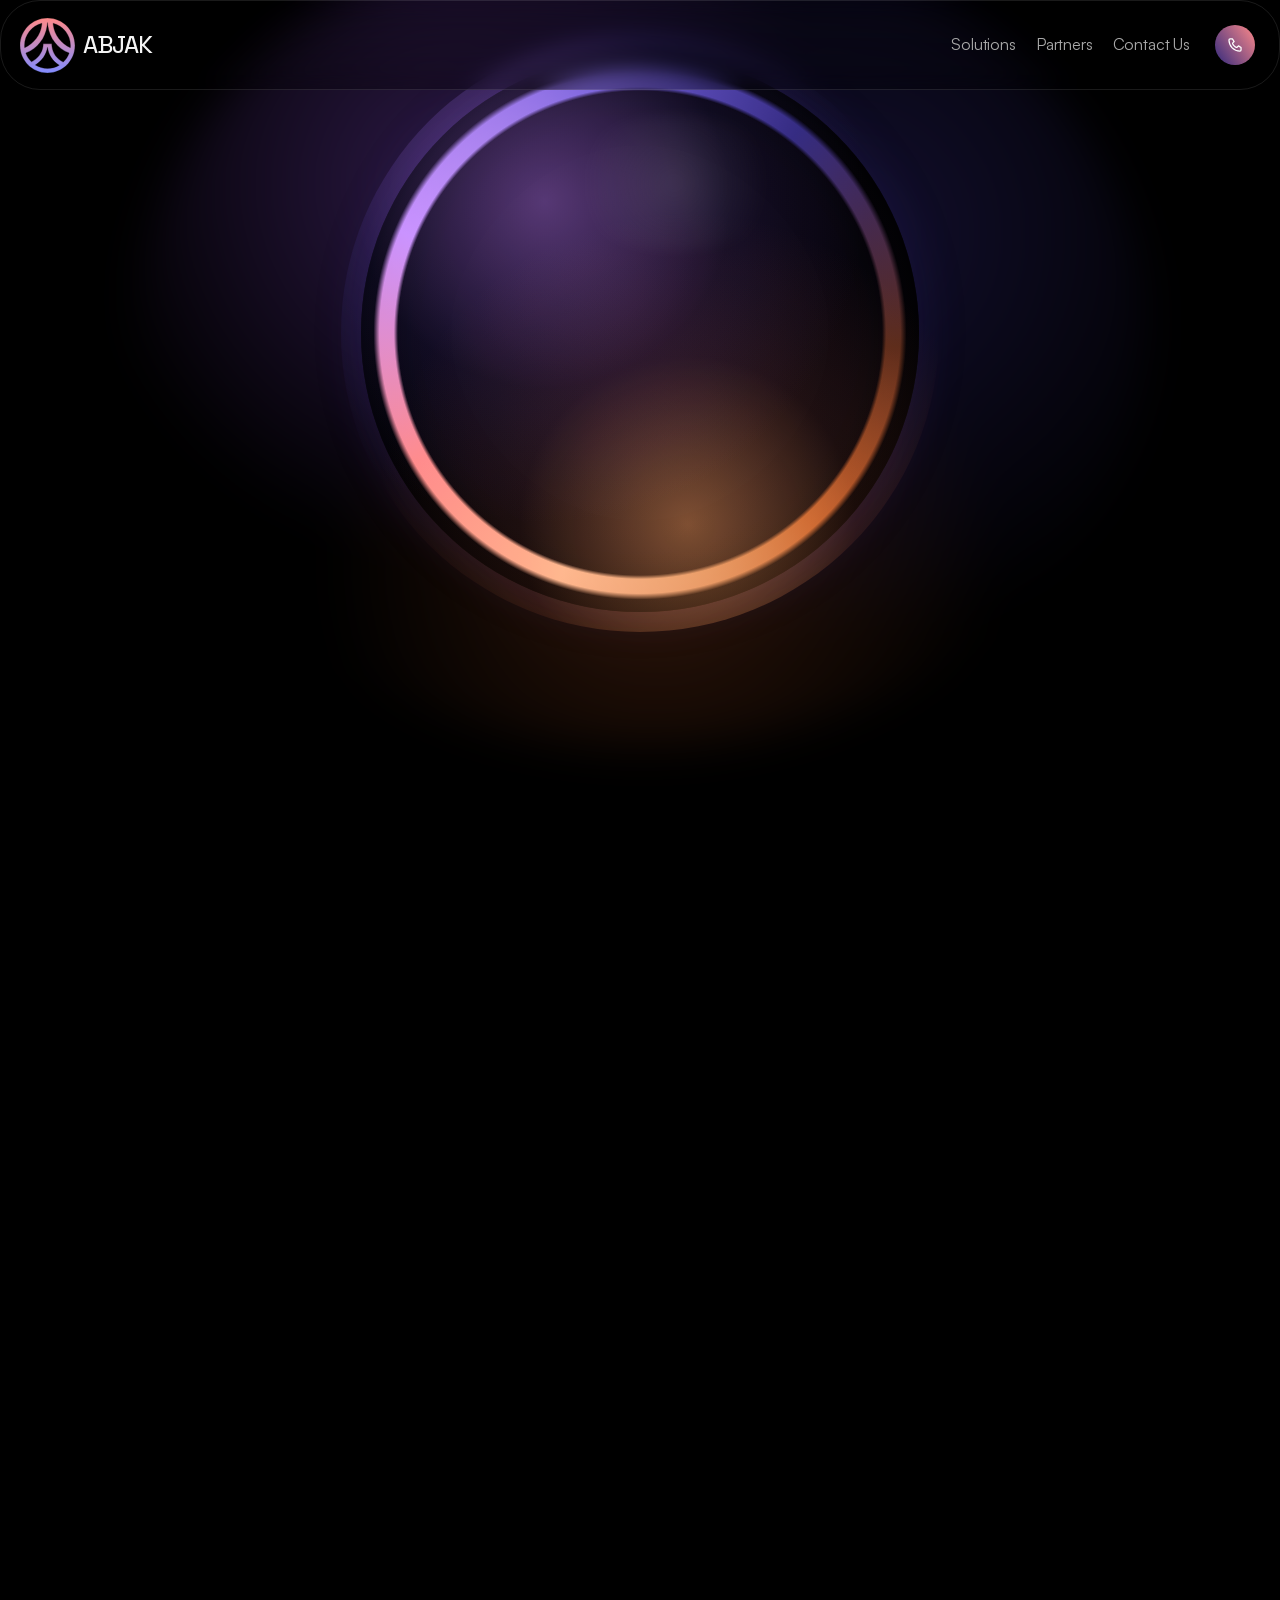
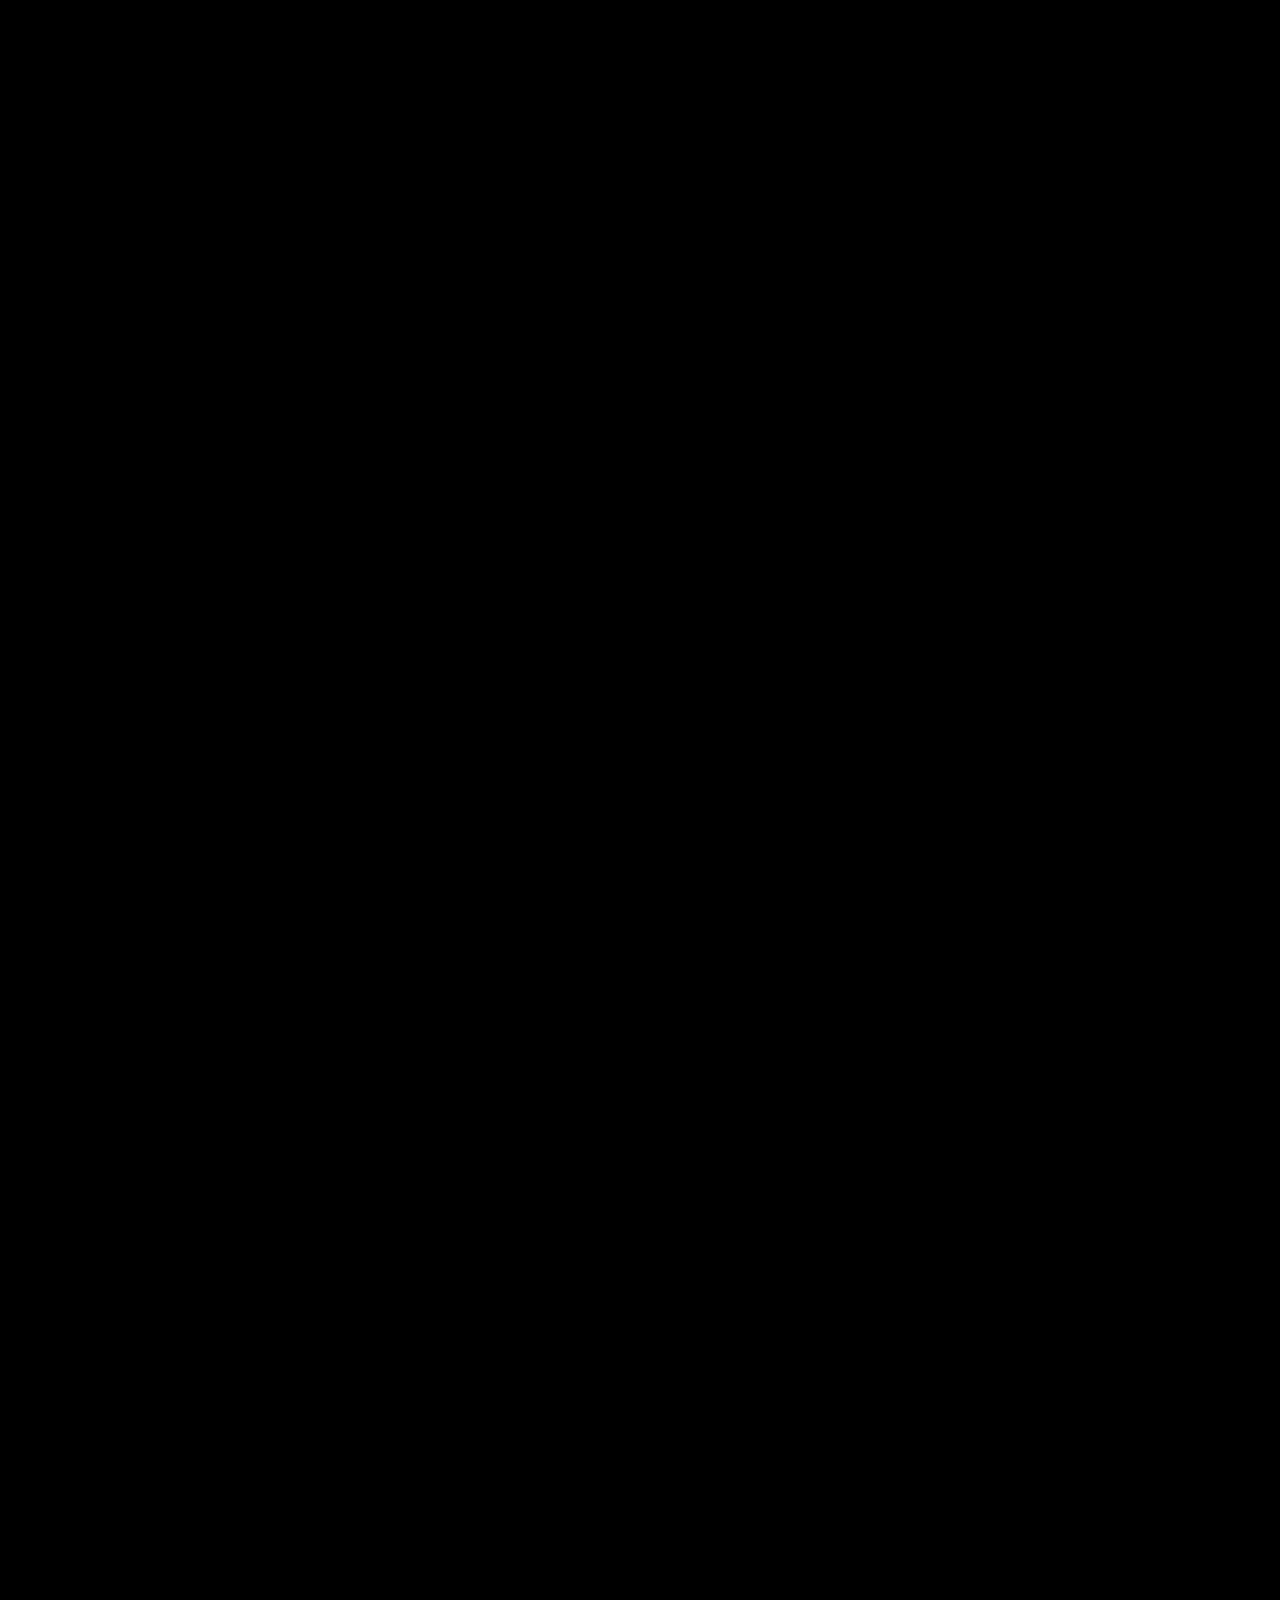
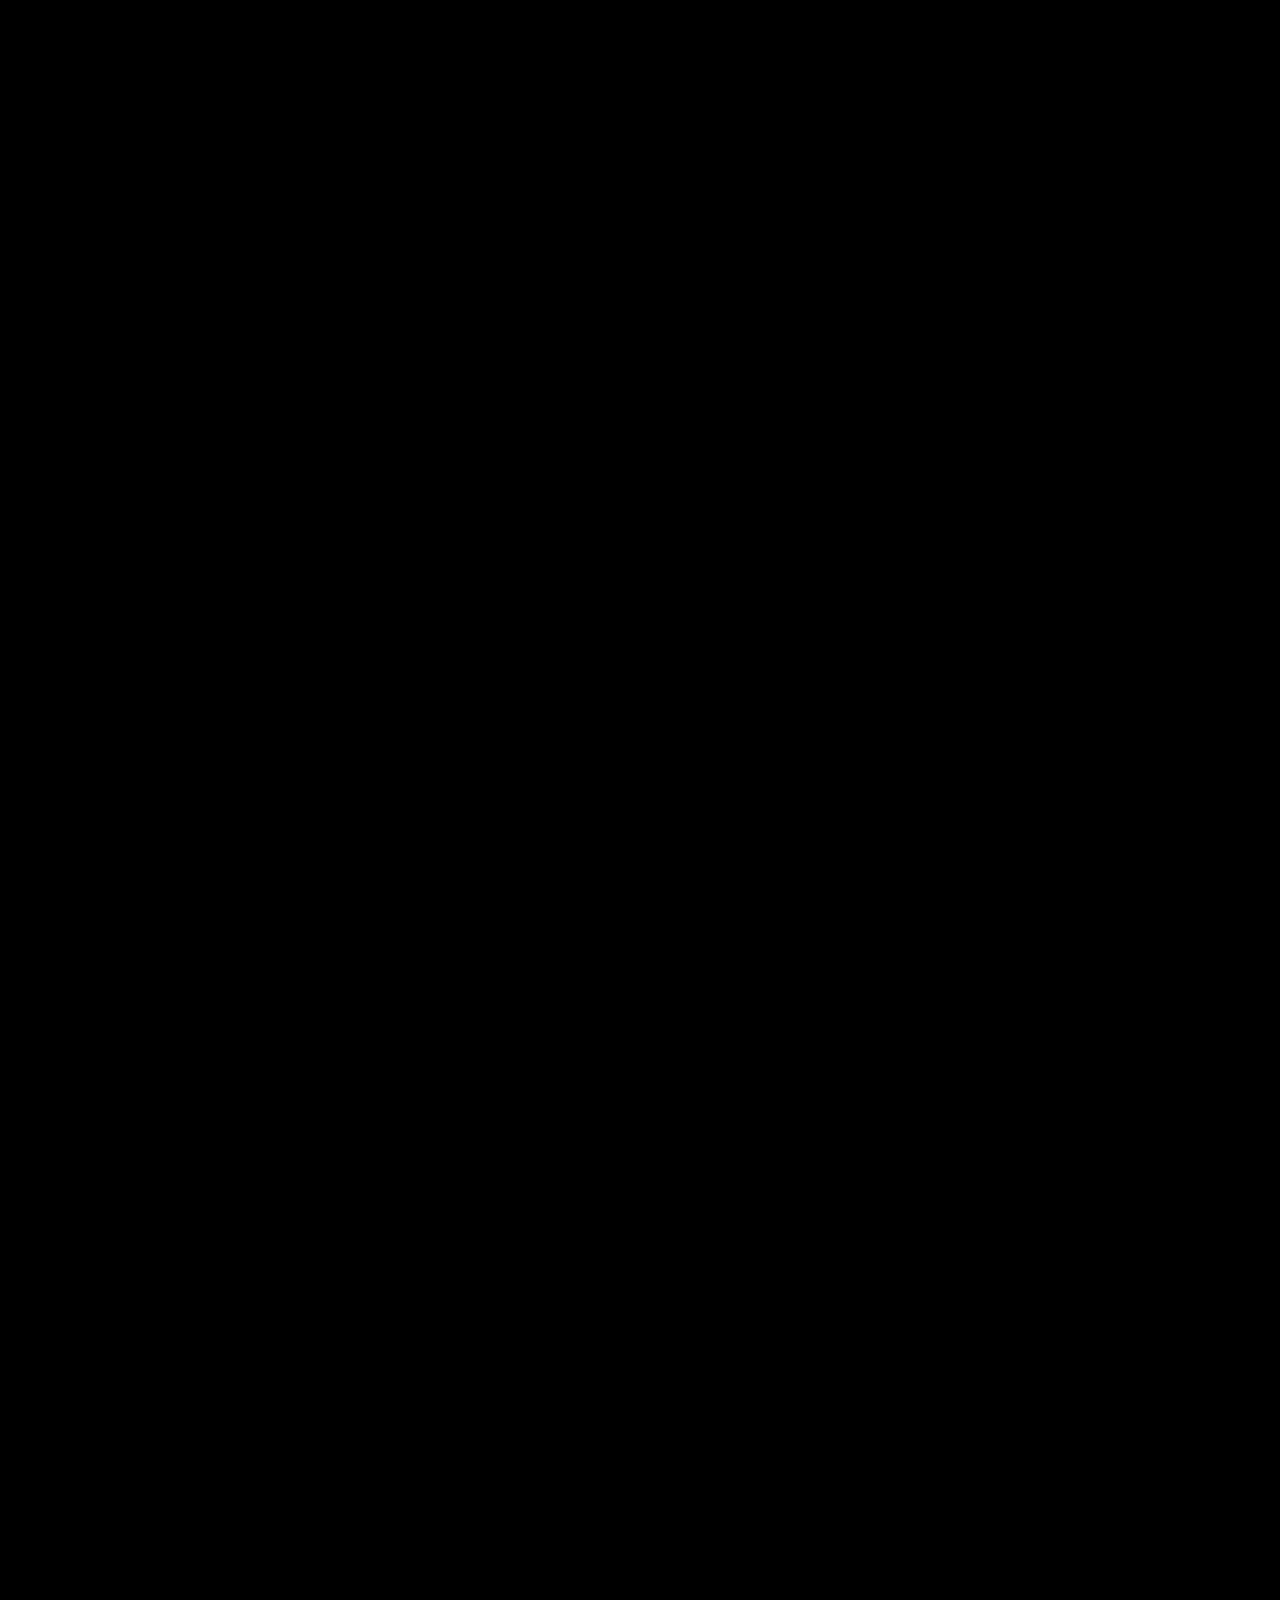
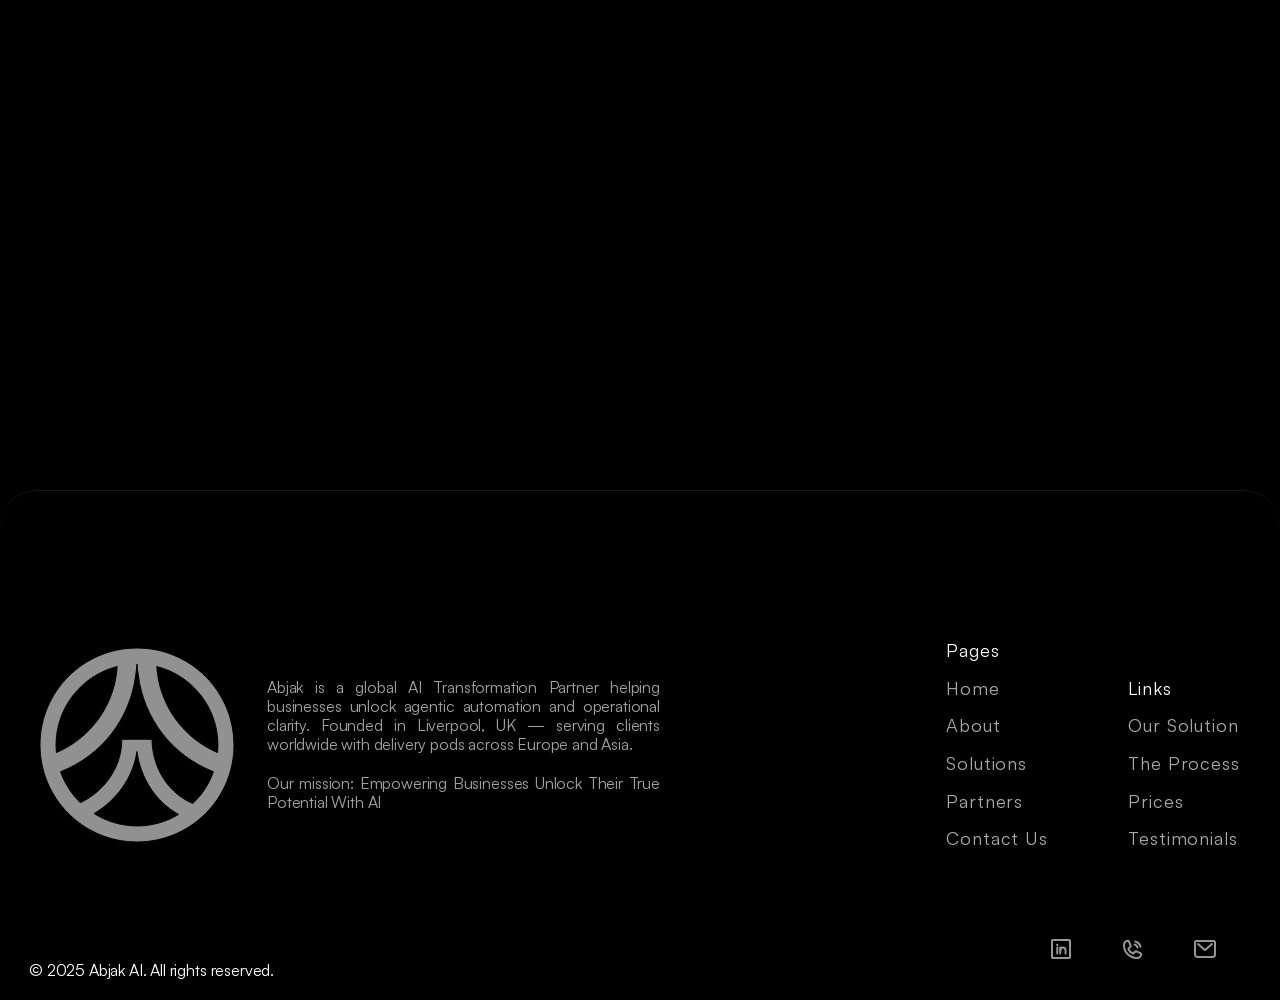
<file: partners/index.html>
<!DOCTYPE html>
<html lang="en" data-redirect-timezone="1" dir="ltr"><head>
	<meta charset="utf-8">
	<meta name="viewport" content="width=1200">
	<meta name="generator" content="Framer ee97fff">
	<title>Abjak AI Partners | Refer clients, we run the work</title>
    <meta name="description" content="Partner with Abjak AI. You introduce clients, we deliver the AI work. 10% onwards, no join fee. Book a 30-minute call.">
    <meta name="framer-search-index" content="/assets/framerusercontent_com__searchIndex-NoObSko5wXgN__ae4729a068b5.json">
    <meta name="framer-search-index-fallback" content="/assets/framerusercontent_com__searchIndex-mFWfEjjPKKYa__a6f4c43f9e50.json">
    <link href="/assets/framerusercontent_com__PGefwdbeYxjn3kqpcp1JiOGnQQ__b03ba661f866.png" rel="icon" media="(prefers-color-scheme: light)">
    <link href="/assets/framerusercontent_com__PGefwdbeYxjn3kqpcp1JiOGnQQ__b03ba661f866.png" rel="icon" media="(prefers-color-scheme: dark)">
    <link rel="apple-touch-icon" href="/assets/framerusercontent_com__PGefwdbeYxjn3kqpcp1JiOGnQQ__b03ba661f866.png">
    <!-- Open Graph -->
    <meta property="og:type" content="website">
    <meta property="og:title" content="Abjak AI Partners | Refer clients, we run the work">
    <meta property="og:description" content="Partner with Abjak AI. You introduce clients, we deliver the AI work. 10% onwards, no join fee. Book a 30-minute call.">
    <!-- X -->
    <meta name="twitter:card" content="summary_large_image">
    <meta name="twitter:title" content="Abjak AI Partners | Refer clients, we run the work">
    <meta name="twitter:description" content="Partner with Abjak AI. You introduce clients, we deliver the AI work. 10% onwards, no join fee. Book a 30-minute call.">
	
	
	
	<link rel="canonical" href="/partners"><meta property="og:url" content="https://abjak.com/partners"><!-- Start of headStart -->
    <!-- Snippet: S6byK2rc8 -->

<!-- SnippetEnd: S6byK2rc8 -->

    <!-- End of headStart -->
	
	<style data-framer-font-css="">/* latin-ext */
@font-face {
  font-family: 'DM Sans';
  font-style: italic;
  font-weight: 500;
  font-display: swap;
  src: url(/assets/fonts_gstatic_com__rP2Wp2ywxg089UriCZaSExd86J3t9jz86MvyyKK58VXh__a233b6d6c68f.woff2) format('woff2');
  unicode-range: U+0100-02BA, U+02BD-02C5, U+02C7-02CC, U+02CE-02D7, U+02DD-02FF, U+0304, U+0308, U+0329, U+1D00-1DBF, U+1E00-1E9F, U+1EF2-1EFF, U+2020, U+20A0-20AB, U+20AD-20C0, U+2113, U+2C60-2C7F, U+A720-A7FF;
}
/* latin */
@font-face {
  font-family: 'DM Sans';
  font-style: italic;
  font-weight: 500;
  font-display: swap;
  src: url(/assets/fonts_gstatic_com__rP2Wp2ywxg089UriCZaSExd86J3t9jz86MvyyKy58Q__5224995c06ec.woff2) format('woff2');
  unicode-range: U+0000-00FF, U+0131, U+0152-0153, U+02BB-02BC, U+02C6, U+02DA, U+02DC, U+0304, U+0308, U+0329, U+2000-206F, U+20AC, U+2122, U+2191, U+2193, U+2212, U+2215, U+FEFF, U+FFFD;
}
/* latin-ext */
@font-face {
  font-family: 'DM Sans';
  font-style: italic;
  font-weight: 700;
  font-display: swap;
  src: url(/assets/fonts_gstatic_com__rP2Wp2ywxg089UriCZaSExd86J3t9jz86MvyyKK58VXh__a233b6d6c68f.woff2) format('woff2');
  unicode-range: U+0100-02BA, U+02BD-02C5, U+02C7-02CC, U+02CE-02D7, U+02DD-02FF, U+0304, U+0308, U+0329, U+1D00-1DBF, U+1E00-1E9F, U+1EF2-1EFF, U+2020, U+20A0-20AB, U+20AD-20C0, U+2113, U+2C60-2C7F, U+A720-A7FF;
}
/* latin */
@font-face {
  font-family: 'DM Sans';
  font-style: italic;
  font-weight: 700;
  font-display: swap;
  src: url(/assets/fonts_gstatic_com__rP2Wp2ywxg089UriCZaSExd86J3t9jz86MvyyKy58Q__5224995c06ec.woff2) format('woff2');
  unicode-range: U+0000-00FF, U+0131, U+0152-0153, U+02BB-02BC, U+02C6, U+02DA, U+02DC, U+0304, U+0308, U+0329, U+2000-206F, U+20AC, U+2122, U+2191, U+2193, U+2212, U+2215, U+FEFF, U+FFFD;
}
/* latin-ext */
@font-face {
  font-family: 'DM Sans';
  font-style: normal;
  font-weight: 400;
  font-display: swap;
  src: url(/assets/fonts_gstatic_com__rP2Yp2ywxg089UriI5-g4vlH9VoD8Cmcqbu6-K6h9Q__850928f51828.woff2) format('woff2');
  unicode-range: U+0100-02BA, U+02BD-02C5, U+02C7-02CC, U+02CE-02D7, U+02DD-02FF, U+0304, U+0308, U+0329, U+1D00-1DBF, U+1E00-1E9F, U+1EF2-1EFF, U+2020, U+20A0-20AB, U+20AD-20C0, U+2113, U+2C60-2C7F, U+A720-A7FF;
}
/* latin */
@font-face {
  font-family: 'DM Sans';
  font-style: normal;
  font-weight: 400;
  font-display: swap;
  src: url(/assets/fonts_gstatic_com__rP2Yp2ywxg089UriI5-g4vlH9VoD8Cmcqbu0-K4__002a94d0e22f.woff2) format('woff2');
  unicode-range: U+0000-00FF, U+0131, U+0152-0153, U+02BB-02BC, U+02C6, U+02DA, U+02DC, U+0304, U+0308, U+0329, U+2000-206F, U+20AC, U+2122, U+2191, U+2193, U+2212, U+2215, U+FEFF, U+FFFD;
}
/* latin-ext */
@font-face {
  font-family: 'DM Sans';
  font-style: normal;
  font-weight: 500;
  font-display: swap;
  src: url(/assets/fonts_gstatic_com__rP2Yp2ywxg089UriI5-g4vlH9VoD8Cmcqbu6-K6h9Q__850928f51828.woff2) format('woff2');
  unicode-range: U+0100-02BA, U+02BD-02C5, U+02C7-02CC, U+02CE-02D7, U+02DD-02FF, U+0304, U+0308, U+0329, U+1D00-1DBF, U+1E00-1E9F, U+1EF2-1EFF, U+2020, U+20A0-20AB, U+20AD-20C0, U+2113, U+2C60-2C7F, U+A720-A7FF;
}
/* latin */
@font-face {
  font-family: 'DM Sans';
  font-style: normal;
  font-weight: 500;
  font-display: swap;
  src: url(/assets/fonts_gstatic_com__rP2Yp2ywxg089UriI5-g4vlH9VoD8Cmcqbu0-K4__002a94d0e22f.woff2) format('woff2');
  unicode-range: U+0000-00FF, U+0131, U+0152-0153, U+02BB-02BC, U+02C6, U+02DA, U+02DC, U+0304, U+0308, U+0329, U+2000-206F, U+20AC, U+2122, U+2191, U+2193, U+2212, U+2215, U+FEFF, U+FFFD;
}
/* latin-ext */
@font-face {
  font-family: 'DM Sans';
  font-style: normal;
  font-weight: 700;
  font-display: swap;
  src: url(/assets/fonts_gstatic_com__rP2Yp2ywxg089UriI5-g4vlH9VoD8Cmcqbu6-K6h9Q__850928f51828.woff2) format('woff2');
  unicode-range: U+0100-02BA, U+02BD-02C5, U+02C7-02CC, U+02CE-02D7, U+02DD-02FF, U+0304, U+0308, U+0329, U+1D00-1DBF, U+1E00-1E9F, U+1EF2-1EFF, U+2020, U+20A0-20AB, U+20AD-20C0, U+2113, U+2C60-2C7F, U+A720-A7FF;
}
/* latin */
@font-face {
  font-family: 'DM Sans';
  font-style: normal;
  font-weight: 700;
  font-display: swap;
  src: url(/assets/fonts_gstatic_com__rP2Yp2ywxg089UriI5-g4vlH9VoD8Cmcqbu0-K4__002a94d0e22f.woff2) format('woff2');
  unicode-range: U+0000-00FF, U+0131, U+0152-0153, U+02BB-02BC, U+02C6, U+02DA, U+02DC, U+0304, U+0308, U+0329, U+2000-206F, U+20AC, U+2122, U+2191, U+2193, U+2212, U+2215, U+FEFF, U+FFFD;
}
/* latin-ext */
@font-face {
  font-family: 'Figtree';
  font-style: italic;
  font-weight: 500;
  font-display: swap;
  src: url(/assets/fonts_gstatic_com___Xmu-HUzqDCFdgfMm4GNAa5o_ik__70ed89043eb0.woff2) format('woff2');
  unicode-range: U+0100-02BA, U+02BD-02C5, U+02C7-02CC, U+02CE-02D7, U+02DD-02FF, U+0304, U+0308, U+0329, U+1D00-1DBF, U+1E00-1E9F, U+1EF2-1EFF, U+2020, U+20A0-20AB, U+20AD-20C0, U+2113, U+2C60-2C7F, U+A720-A7FF;
}
/* latin */
@font-face {
  font-family: 'Figtree';
  font-style: italic;
  font-weight: 500;
  font-display: swap;
  src: url(/assets/fonts_gstatic_com___Xmu-HUzqDCFdgfMm4GND65o__3530fccd972d.woff2) format('woff2');
  unicode-range: U+0000-00FF, U+0131, U+0152-0153, U+02BB-02BC, U+02C6, U+02DA, U+02DC, U+0304, U+0308, U+0329, U+2000-206F, U+20AC, U+2122, U+2191, U+2193, U+2212, U+2215, U+FEFF, U+FFFD;
}
/* latin-ext */
@font-face {
  font-family: 'Figtree';
  font-style: italic;
  font-weight: 700;
  font-display: swap;
  src: url(/assets/fonts_gstatic_com___Xmu-HUzqDCFdgfMm4GNAa5o_ik__70ed89043eb0.woff2) format('woff2');
  unicode-range: U+0100-02BA, U+02BD-02C5, U+02C7-02CC, U+02CE-02D7, U+02DD-02FF, U+0304, U+0308, U+0329, U+1D00-1DBF, U+1E00-1E9F, U+1EF2-1EFF, U+2020, U+20A0-20AB, U+20AD-20C0, U+2113, U+2C60-2C7F, U+A720-A7FF;
}
/* latin */
@font-face {
  font-family: 'Figtree';
  font-style: italic;
  font-weight: 700;
  font-display: swap;
  src: url(/assets/fonts_gstatic_com___Xmu-HUzqDCFdgfMm4GND65o__3530fccd972d.woff2) format('woff2');
  unicode-range: U+0000-00FF, U+0131, U+0152-0153, U+02BB-02BC, U+02C6, U+02DA, U+02DC, U+0304, U+0308, U+0329, U+2000-206F, U+20AC, U+2122, U+2191, U+2193, U+2212, U+2215, U+FEFF, U+FFFD;
}
/* latin-ext */
@font-face {
  font-family: 'Figtree';
  font-style: normal;
  font-weight: 500;
  font-display: swap;
  src: url(/assets/fonts_gstatic_com___Xms-HUzqDCFdgfMm4q9DbZs__467cc91576f5.woff2) format('woff2');
  unicode-range: U+0100-02BA, U+02BD-02C5, U+02C7-02CC, U+02CE-02D7, U+02DD-02FF, U+0304, U+0308, U+0329, U+1D00-1DBF, U+1E00-1E9F, U+1EF2-1EFF, U+2020, U+20A0-20AB, U+20AD-20C0, U+2113, U+2C60-2C7F, U+A720-A7FF;
}
/* latin */
@font-face {
  font-family: 'Figtree';
  font-style: normal;
  font-weight: 500;
  font-display: swap;
  src: url(/assets/fonts_gstatic_com___Xms-HUzqDCFdgfMm4S9DQ__3c512d8e381c.woff2) format('woff2');
  unicode-range: U+0000-00FF, U+0131, U+0152-0153, U+02BB-02BC, U+02C6, U+02DA, U+02DC, U+0304, U+0308, U+0329, U+2000-206F, U+20AC, U+2122, U+2191, U+2193, U+2212, U+2215, U+FEFF, U+FFFD;
}
/* latin-ext */
@font-face {
  font-family: 'Figtree';
  font-style: normal;
  font-weight: 700;
  font-display: swap;
  src: url(/assets/fonts_gstatic_com___Xms-HUzqDCFdgfMm4q9DbZs__467cc91576f5.woff2) format('woff2');
  unicode-range: U+0100-02BA, U+02BD-02C5, U+02C7-02CC, U+02CE-02D7, U+02DD-02FF, U+0304, U+0308, U+0329, U+1D00-1DBF, U+1E00-1E9F, U+1EF2-1EFF, U+2020, U+20A0-20AB, U+20AD-20C0, U+2113, U+2C60-2C7F, U+A720-A7FF;
}
/* latin */
@font-face {
  font-family: 'Figtree';
  font-style: normal;
  font-weight: 700;
  font-display: swap;
  src: url(/assets/fonts_gstatic_com___Xms-HUzqDCFdgfMm4S9DQ__3c512d8e381c.woff2) format('woff2');
  unicode-range: U+0000-00FF, U+0131, U+0152-0153, U+02BB-02BC, U+02C6, U+02DA, U+02DC, U+0304, U+0308, U+0329, U+2000-206F, U+20AC, U+2122, U+2191, U+2193, U+2212, U+2215, U+FEFF, U+FFFD;
}

@font-face { font-family: "Inter"; src: url("/assets/framerusercontent_com__5vvr9Vy74if2I6bQbJvbw7SY1pQ__197dd743787c.woff2"); font-display: swap; font-style: normal; font-weight: 400; unicode-range: U+0460-052F, U+1C80-1C88, U+20B4, U+2DE0-2DFF, U+A640-A69F, U+FE2E-FE2F }
@font-face { font-family: "Inter"; src: url("/assets/framerusercontent_com__EOr0mi4hNtlgWNn9if640EZzXCo__f3fd018548ab.woff2"); font-display: swap; font-style: normal; font-weight: 400; unicode-range: U+0301, U+0400-045F, U+0490-0491, U+04B0-04B1, U+2116 }
@font-face { font-family: "Inter"; src: url("/assets/framerusercontent_com__Y9k9QrlZAqio88Klkmbd8VoMQc__bb12e146cad6.woff2"); font-display: swap; font-style: normal; font-weight: 400; unicode-range: U+1F00-1FFF }
@font-face { font-family: "Inter"; src: url("/assets/framerusercontent_com__OYrD2tBIBPvoJXiIHnLoOXnY9M__ea808fe7d65d.woff2"); font-display: swap; font-style: normal; font-weight: 400; unicode-range: U+0370-03FF }
@font-face { font-family: "Inter"; src: url("/assets/framerusercontent_com__JeYwfuaPfZHQhEG8U5gtPDZ7WQ__418c934c0013.woff2"); font-display: swap; font-style: normal; font-weight: 400; unicode-range: U+0100-024F, U+0259, U+1E00-1EFF, U+2020, U+20A0-20AB, U+20AD-20CF, U+2113, U+2C60-2C7F, U+A720-A7FF }
@font-face { font-family: "Inter"; src: url("/assets/framerusercontent_com__GrgcKwrN6d3Uz8EwcLHZxwEfC4__d2835f64bac0.woff2"); font-display: swap; font-style: normal; font-weight: 400; unicode-range: U+0000-00FF, U+0131, U+0152-0153, U+02BB-02BC, U+02C6, U+02DA, U+02DC, U+2000-206F, U+2070, U+2074-207E, U+2080-208E, U+20AC, U+2122, U+2191, U+2193, U+2212, U+2215, U+FEFF, U+FFFD }
@font-face { font-family: "Inter"; src: url("/assets/framerusercontent_com__b6Y37FthZeALduNqHicBT6FutY__22b5f26fb634.woff2"); font-display: swap; font-style: normal; font-weight: 400; unicode-range: U+0102-0103, U+0110-0111, U+0128-0129, U+0168-0169, U+01A0-01A1, U+01AF-01B0, U+1EA0-1EF9, U+20AB }
@font-face { font-family: "Inter"; src: url("/assets/framerusercontent_com__DpPBYI0sL4fYLgAkX8KXOPVt7c__9f76c3a5f7ca.woff2"); font-display: swap; font-style: normal; font-weight: 700; unicode-range: U+0460-052F, U+1C80-1C88, U+20B4, U+2DE0-2DFF, U+A640-A69F, U+FE2E-FE2F }
@font-face { font-family: "Inter"; src: url("/assets/framerusercontent_com__4RAEQdEOrcnDkhHiiCbJOw92Lk__3be39f5de46f.woff2"); font-display: swap; font-style: normal; font-weight: 700; unicode-range: U+0301, U+0400-045F, U+0490-0491, U+04B0-04B1, U+2116 }
@font-face { font-family: "Inter"; src: url("/assets/framerusercontent_com__1K3W8DizY3v4emK8Mb08YHxTbs__be91894f01be.woff2"); font-display: swap; font-style: normal; font-weight: 700; unicode-range: U+1F00-1FFF }
@font-face { font-family: "Inter"; src: url("/assets/framerusercontent_com__tUSCtfYVM1I1IchuyCwz9gDdQ__974fd13b31db.woff2"); font-display: swap; font-style: normal; font-weight: 700; unicode-range: U+0370-03FF }
@font-face { font-family: "Inter"; src: url("/assets/framerusercontent_com__VgYFWiwsAC5OYxAycRXXvhze58__b6c838787112.woff2"); font-display: swap; font-style: normal; font-weight: 700; unicode-range: U+0100-024F, U+0259, U+1E00-1EFF, U+2020, U+20A0-20AB, U+20AD-20CF, U+2113, U+2C60-2C7F, U+A720-A7FF }
@font-face { font-family: "Inter"; src: url("/assets/framerusercontent_com__syRNPWzAMIrcJ3wIlPIP43KjQs__452fe1601f59.woff2"); font-display: swap; font-style: normal; font-weight: 700; unicode-range: U+0000-00FF, U+0131, U+0152-0153, U+02BB-02BC, U+02C6, U+02DA, U+02DC, U+2000-206F, U+2070, U+2074-207E, U+2080-208E, U+20AC, U+2122, U+2191, U+2193, U+2212, U+2215, U+FEFF, U+FFFD }
@font-face { font-family: "Inter"; src: url("/assets/framerusercontent_com__GIryZETIX4IFypco5pYZONKhJIo__bcff39a6db6d.woff2"); font-display: swap; font-style: normal; font-weight: 700; unicode-range: U+0102-0103, U+0110-0111, U+0128-0129, U+0168-0169, U+01A0-01A1, U+01AF-01B0, U+1EA0-1EF9, U+20AB }
@font-face { font-family: "Inter"; src: url("/assets/framerusercontent_com__5A3Ce6C9YYmCjpQx9M4inSaKU__94357736abb4.woff2"); font-display: swap; font-style: normal; font-weight: 500; unicode-range: U+0460-052F, U+1C80-1C88, U+20B4, U+2DE0-2DFF, U+A640-A69F, U+FE2E-FE2F }
@font-face { font-family: "Inter"; src: url("/assets/framerusercontent_com__Qx95Xyt0Ka3SGhinnbXIGpEIyP4__96126f2d71c7.woff2"); font-display: swap; font-style: normal; font-weight: 500; unicode-range: U+0301, U+0400-045F, U+0490-0491, U+04B0-04B1, U+2116 }
@font-face { font-family: "Inter"; src: url("/assets/framerusercontent_com__6mJuEAguuIuMog10gGvH5d3cl8__d672e61ee3bb.woff2"); font-display: swap; font-style: normal; font-weight: 500; unicode-range: U+1F00-1FFF }
@font-face { font-family: "Inter"; src: url("/assets/framerusercontent_com__xYYWaj7wCU5zSQH0eXvSaS19wo__af51674aa206.woff2"); font-display: swap; font-style: normal; font-weight: 500; unicode-range: U+0370-03FF }
@font-face { font-family: "Inter"; src: url("/assets/framerusercontent_com__otTaNuNpVK4RbdlT7zDDdKvQBA__c95a827796aa.woff2"); font-display: swap; font-style: normal; font-weight: 500; unicode-range: U+0100-024F, U+0259, U+1E00-1EFF, U+2020, U+20A0-20AB, U+20AD-20CF, U+2113, U+2C60-2C7F, U+A720-A7FF }
@font-face { font-family: "Inter"; src: url("/assets/framerusercontent_com__UjlFhCnUjxhNfep4oYBPqnEssyo__2ba1c0d5445f.woff2"); font-display: swap; font-style: normal; font-weight: 500; unicode-range: U+0000-00FF, U+0131, U+0152-0153, U+02BB-02BC, U+02C6, U+02DA, U+02DC, U+2000-206F, U+2070, U+2074-207E, U+2080-208E, U+20AC, U+2122, U+2191, U+2193, U+2212, U+2215, U+FEFF, U+FFFD }
@font-face { font-family: "Inter"; src: url("/assets/framerusercontent_com__DolVirEGb34pEXEp8t8FQBSK4__0c3a17ff05cf.woff2"); font-display: swap; font-style: normal; font-weight: 500; unicode-range: U+0102-0103, U+0110-0111, U+0128-0129, U+0168-0169, U+01A0-01A1, U+01AF-01B0, U+1EA0-1EF9, U+20AB }
@font-face { font-family: "Inter"; src: url("/assets/framerusercontent_com__vQyevYAyHtARFwPqUzQGpnDs__776ea07d8af4.woff2"); font-display: swap; font-style: normal; font-weight: 400; unicode-range: U+0000-00FF, U+0131, U+0152-0153, U+02BB-02BC, U+02C6, U+02DA, U+02DC, U+2000-206F, U+2074, U+20AC, U+2122, U+2191, U+2193, U+2212, U+2215, U+FEFF, U+FFFD }
@font-face { font-family: "Inter"; src: url("/assets/framerusercontent_com__mkY5Sgyq51ik0AMrSBwhm9DJg__494370e42c16.woff2"); font-style: normal; font-weight: 900; unicode-range: U+0460-052F, U+1C80-1C88, U+20B4, U+2DE0-2DFF, U+A640-A69F, U+FE2E-FE2F }
@font-face { font-family: "Inter"; src: url("/assets/framerusercontent_com__X5hj6qzcHUYv7h1390c8Rhm6550__98e006a70b1f.woff2"); font-style: normal; font-weight: 900; unicode-range: U+0301, U+0400-045F, U+0490-0491, U+04B0-04B1, U+2116 }
@font-face { font-family: "Inter"; src: url("/assets/framerusercontent_com__gQhNpS3tN86g8RcVKYUUaKt2oMQ__d5262035fd33.woff2"); font-style: normal; font-weight: 900; unicode-range: U+1F00-1FFF }
@font-face { font-family: "Inter"; src: url("/assets/framerusercontent_com__cugnVhSraaRyANCaUtI5FV17wk__146bdc56faba.woff2"); font-style: normal; font-weight: 900; unicode-range: U+0370-03FF }
@font-face { font-family: "Inter"; src: url("/assets/framerusercontent_com__5HcVoGak8k5agFJSaKa4floXVu0__bc2a9ceee87f.woff2"); font-style: normal; font-weight: 900; unicode-range: U+0100-024F, U+0259, U+1E00-1EFF, U+2020, U+20A0-20AB, U+20AD-20CF, U+2113, U+2C60-2C7F, U+A720-A7FF }
@font-face { font-family: "Inter"; src: url("/assets/framerusercontent_com__rZ5DdENNqIdFTIyQQiP5isO7M__6fb1254aa263.woff2"); font-style: normal; font-weight: 900; unicode-range: U+0000-00FF, U+0131, U+0152-0153, U+02BB-02BC, U+02C6, U+02DA, U+02DC, U+2000-206F, U+2070, U+2074-207E, U+2080-208E, U+20AC, U+2122, U+2191, U+2193, U+2212, U+2215, U+FEFF, U+FFFD }
@font-face { font-family: "Inter"; src: url("/assets/framerusercontent_com__P2Bw01CtL0b9wqygO0sSVogWbo__f6380e18defb.woff2"); font-style: normal; font-weight: 900; unicode-range: U+0102-0103, U+0110-0111, U+0128-0129, U+0168-0169, U+01A0-01A1, U+01AF-01B0, U+1EA0-1EF9, U+20AB }
@font-face { font-family: "Inter"; src: url("/assets/framerusercontent_com__05KsVHGDmqXSBXM4yRZ65P8i0s__aaed3c06be45.woff2"); font-style: italic; font-weight: 900; unicode-range: U+0460-052F, U+1C80-1C88, U+20B4, U+2DE0-2DFF, U+A640-A69F, U+FE2E-FE2F }
@font-face { font-family: "Inter"; src: url("/assets/framerusercontent_com__ky8ovPukK4dJ1Pxq74qGhOqCYI__7047bd4cd605.woff2"); font-style: italic; font-weight: 900; unicode-range: U+0301, U+0400-045F, U+0490-0491, U+04B0-04B1, U+2116 }
@font-face { font-family: "Inter"; src: url("/assets/framerusercontent_com__vvNSqIj42qeQ2bvCRBIWKHscrc__cfa0a2ea2d1e.woff2"); font-style: italic; font-weight: 900; unicode-range: U+1F00-1FFF }
@font-face { font-family: "Inter"; src: url("/assets/framerusercontent_com__3ZmXbBKToJifDV9gwcifVd1tEY__d49354010dbb.woff2"); font-style: italic; font-weight: 900; unicode-range: U+0370-03FF }
@font-face { font-family: "Inter"; src: url("/assets/framerusercontent_com__FNfhX3dt4ChuLJq2PwdlxHO7PU__6c8a1019843e.woff2"); font-style: italic; font-weight: 900; unicode-range: U+0100-024F, U+0259, U+1E00-1EFF, U+2020, U+20A0-20AB, U+20AD-20CF, U+2113, U+2C60-2C7F, U+A720-A7FF }
@font-face { font-family: "Inter"; src: url("/assets/framerusercontent_com__gcnfba68tfm7qAyrWRCf9r34jg__443ebd64432f.woff2"); font-style: italic; font-weight: 900; unicode-range: U+0000-00FF, U+0131, U+0152-0153, U+02BB-02BC, U+02C6, U+02DA, U+02DC, U+2000-206F, U+2070, U+2074-207E, U+2080-208E, U+20AC, U+2122, U+2191, U+2193, U+2212, U+2215, U+FEFF, U+FFFD }
@font-face { font-family: "Inter"; src: url("/assets/framerusercontent_com__efTfQcBJ53kM2pB1hezSZ3RDUFs__eb965eb5ff78.woff2"); font-style: italic; font-weight: 900; unicode-range: U+0102-0103, U+0110-0111, U+0128-0129, U+0168-0169, U+01A0-01A1, U+01AF-01B0, U+1EA0-1EF9, U+20AB }
@font-face { font-family: "Inter"; src: url("/assets/framerusercontent_com__H89BbHkbHDzlxZzxi8uPzTsp90__e1fb1f6952b2.woff2"); font-display: swap; font-style: italic; font-weight: 700; unicode-range: U+0460-052F, U+1C80-1C88, U+20B4, U+2DE0-2DFF, U+A640-A69F, U+FE2E-FE2F }
@font-face { font-family: "Inter"; src: url("/assets/framerusercontent_com__u6gJwDuwB143kpNK1T1MDKDWkMc__bba4fadd8b3a.woff2"); font-display: swap; font-style: italic; font-weight: 700; unicode-range: U+0301, U+0400-045F, U+0490-0491, U+04B0-04B1, U+2116 }
@font-face { font-family: "Inter"; src: url("/assets/framerusercontent_com__43sJ6MfOPh1LCJt46OvyDuSbA6o__8e7d41d9470a.woff2"); font-display: swap; font-style: italic; font-weight: 700; unicode-range: U+1F00-1FFF }
@font-face { font-family: "Inter"; src: url("/assets/framerusercontent_com__wccHG0r4gBDAIRhfHiOlq6oEkqw__7b05451fe6ce.woff2"); font-display: swap; font-style: italic; font-weight: 700; unicode-range: U+0370-03FF }
@font-face { font-family: "Inter"; src: url("/assets/framerusercontent_com__WZ367JPwf9bRW6LdTHN8rXgSjw__78f4b8011b83.woff2"); font-display: swap; font-style: italic; font-weight: 700; unicode-range: U+0100-024F, U+0259, U+1E00-1EFF, U+2020, U+20A0-20AB, U+20AD-20CF, U+2113, U+2C60-2C7F, U+A720-A7FF }
@font-face { font-family: "Inter"; src: url("/assets/framerusercontent_com__ia3uin3hQWqDrVloC1zEtYHWw__7342a84724f5.woff2"); font-display: swap; font-style: italic; font-weight: 700; unicode-range: U+0000-00FF, U+0131, U+0152-0153, U+02BB-02BC, U+02C6, U+02DA, U+02DC, U+2000-206F, U+2070, U+2074-207E, U+2080-208E, U+20AC, U+2122, U+2191, U+2193, U+2212, U+2215, U+FEFF, U+FFFD }
@font-face { font-family: "Inter"; src: url("/assets/framerusercontent_com__2A4Xx7CngadFGlVV4xrO06OBHY__be47bff5d1b5.woff2"); font-display: swap; font-style: italic; font-weight: 700; unicode-range: U+0102-0103, U+0110-0111, U+0128-0129, U+0168-0169, U+01A0-01A1, U+01AF-01B0, U+1EA0-1EF9, U+20AB }
@font-face { font-family: "Inter"; src: url("/assets/framerusercontent_com__hyOgCu0Xnghbimh0pE8QTvtt2AU__58bbd5227905.woff2"); font-display: swap; font-style: normal; font-weight: 600; unicode-range: U+0460-052F, U+1C80-1C88, U+20B4, U+2DE0-2DFF, U+A640-A69F, U+FE2E-FE2F }
@font-face { font-family: "Inter"; src: url("/assets/framerusercontent_com__NeGmSOXrPBfEFIy5YZeHq17LEDA__dbba5ba05c03.woff2"); font-display: swap; font-style: normal; font-weight: 600; unicode-range: U+0301, U+0400-045F, U+0490-0491, U+04B0-04B1, U+2116 }
@font-face { font-family: "Inter"; src: url("/assets/framerusercontent_com__oYaAX5himiTPYuN8vLWnqBbfD2s__8a68bceee10e.woff2"); font-display: swap; font-style: normal; font-weight: 600; unicode-range: U+1F00-1FFF }
@font-face { font-family: "Inter"; src: url("/assets/framerusercontent_com__lEJLP4R0yuCaMCjSXYHtJw72M__a8071e6b982b.woff2"); font-display: swap; font-style: normal; font-weight: 600; unicode-range: U+0370-03FF }
@font-face { font-family: "Inter"; src: url("/assets/framerusercontent_com__cRJyLNuTJR5jbyKzGi33wU9cqIQ__44c62d91b016.woff2"); font-display: swap; font-style: normal; font-weight: 600; unicode-range: U+0100-024F, U+0259, U+1E00-1EFF, U+2020, U+20A0-20AB, U+20AD-20CF, U+2113, U+2C60-2C7F, U+A720-A7FF }
@font-face { font-family: "Inter"; src: url("/assets/framerusercontent_com__yDtI2UI8XcEg1W2je9XPN3Noo__a113a1cb4f38.woff2"); font-display: swap; font-style: normal; font-weight: 600; unicode-range: U+0000-00FF, U+0131, U+0152-0153, U+02BB-02BC, U+02C6, U+02DA, U+02DC, U+2000-206F, U+2070, U+2074-207E, U+2080-208E, U+20AC, U+2122, U+2191, U+2193, U+2212, U+2215, U+FEFF, U+FFFD }
@font-face { font-family: "Inter"; src: url("/assets/framerusercontent_com__A0Wcc7NgXMjUuFdquHDrIZpzZw0__619644a6a41d.woff2"); font-display: swap; font-style: normal; font-weight: 600; unicode-range: U+0102-0103, U+0110-0111, U+0128-0129, U+0168-0169, U+01A0-01A1, U+01AF-01B0, U+1EA0-1EF9, U+20AB }
@font-face { font-family: "Satoshi"; src: url("/assets/framerusercontent_com__WNDVG7O66ENLOD43GS7FBUCC4KMT5OM2__6c63fb5c8977.woff2"); font-display: swap; font-style: normal; font-weight: 300 }
@font-face { font-family: "Satoshi"; src: url("/assets/framerusercontent_com__KFIAZD4RUMEZIYV6FQ3T3GP5PDBDB6JY__ec93c8d59961.woff2"); font-display: swap; font-style: normal; font-weight: 400 }
@font-face { font-family: "Space Grotesk"; src: url("/assets/framerusercontent_com__2MGP255ZY2RSFHKW6LNN6W6BWQGC2LUO__9ad054fc79e5.woff2"); font-display: swap; font-style: normal; font-weight: 400 }
@font-face { font-family: "Space Grotesk"; src: url("/assets/framerusercontent_com__V2SN6OQGC3Z2CCFHLOEJRJKQXUTOKEBX__07321f04688d.woff2"); font-display: swap; font-style: normal; font-weight: 500 }
@font-face { font-family: "Satoshi"; src: url("/assets/framerusercontent_com__GHM6WVH6MILNYOOCXHXB5GTSGNTMGXZR__5cc1acc907ef.woff2"); font-display: swap; font-style: normal; font-weight: 700 }
@font-face { font-family: "Satoshi"; src: url("/assets/framerusercontent_com__BKWEE3VKGTFABE37K2DTH625VUSN2N35__cd033896d94b.woff2"); font-display: swap; font-style: italic; font-weight: 700 }
@font-face { font-family: "Satoshi"; src: url("/assets/framerusercontent_com__QOMBWPST76ICDYF6WOBS7SQ7RBT67QW2__3db12b7fae83.woff2"); font-display: swap; font-style: italic; font-weight: 400 }
@font-face { font-family: "Satoshi"; src: url("/assets/framerusercontent_com__7AHDUZ4A7LFLVFUIFSARGIWCRQJHISQP__760771d7a949.woff2"); font-display: swap; font-style: normal; font-weight: 500 }
@font-face { font-family: "Satoshi"; src: url("/assets/framerusercontent_com__MVBFGLEMN2LQF4RKXAFO4YZFKXTEZ7FQ__92fa2c2601bd.woff2"); font-display: swap; font-style: italic; font-weight: 300 }
@font-face { font-family: "DM Sans Placeholder"; src: local("Arial"); ascent-override: 94.36%; descent-override: 29.49%; line-gap-override: 0.00%; size-adjust: 105.13% }
@font-face { font-family: "Figtree Placeholder"; src: local("Arial"); ascent-override: 93.79%; descent-override: 24.68%; line-gap-override: 0.00%; size-adjust: 101.29% }
@font-face { font-family: "Inter Placeholder"; src: local("Arial"); ascent-override: 89.79%; descent-override: 22.36%; line-gap-override: 0.00%; size-adjust: 107.89% }
@font-face { font-family: "Satoshi Placeholder"; src: local("Arial"); ascent-override: 102.23%; descent-override: 24.29%; line-gap-override: 10.12%; size-adjust: 98.80% }
@font-face { font-family: "Space Grotesk Placeholder"; src: local("Arial"); ascent-override: 88.74%; descent-override: 26.33%; line-gap-override: 0.00%; size-adjust: 110.88% }</style>
	
	
	<meta name="robots" content="max-image-preview:large"><style data-framer-css-ssr-minified="" data-framer-components="framer-lib-cursors-host framer-WzUgn framer-IArVz framer-yFjy3 framer-lib-combinedCSSRules framer-abp7c framer-6VZPi framer-jHYEI framer-Ia1yn framer-qVh2c framer-g7Gzw framer-x8CZZ">html,body,#main{box-sizing:border-box;margin:0;padding:0}:root{-webkit-font-smoothing:antialiased;-moz-osx-font-smoothing:grayscale}*{box-sizing:border-box;-webkit-font-smoothing:inherit}h1,h2,h3,h4,h5,h6,p,figure{margin:0}body,input,textarea,select,button{font-family:sans-serif;font-size:12px}body{--token-2f319aab-3061-4fe4-aba0-3527ed514a94:#828cff;--token-b6562ed1-7cc8-4eba-8780-cae2f7131408:#ff8a8a;--token-b3c6f43b-d870-4416-bee8-444f909eba7a:#828cff;--token-55fce8bf-ab86-42dc-8b77-6335cf9cf588:#fff;--token-d072d1f5-ef86-4b7c-bae1-6c9f6238e10b:#ccc;--token-313dd4d6-9859-4bdd-889b-954a849d13e3:#222;--token-b2fb23d9-6070-4f2d-b3d0-2fe68c4f2aab:#0d0d0dcc;--token-cfb0af42-62a5-486a-837b-9870b5e7030b:#ffffff0d;--token-4ba9d2af-bbc9-422d-912b-c0d857289d96:#fff0;--token-4ef09f89-9c35-4972-a9c1-8efc95820553:#fff3;--token-59e77027-930e-45f7-94aa-a8ffadf9e382:#fff;--token-8f8054d9-8a09-4e7e-b957-8a76557c5e75:#fff9;--token-73242b55-57d1-4320-8897-28085a430c83:#ffffff05;--token-d86f1591-0c16-44cd-be10-19334dfa9293:#ffffff1a;--framer-will-change-override:none}@supports (background:-webkit-named-image(i)) and (not (grid-template-rows:subgrid)){body{--framer-will-change-override:transform}}@supports (background:-webkit-named-image(i)) and (not (position-area:top right)){body{--framer-will-change-filter-override:filter}}[data-framer-component-type=Text] div div span,[data-framer-component-type=Text] a div span,[data-framer-component-type=Text] span span span,[data-framer-component-type=Text] p span span,[data-framer-component-type=Text] h1 span span,[data-framer-component-type=Text] h2 span span,[data-framer-component-type=Text] h3 span span,[data-framer-component-type=Text] h4 span span,[data-framer-component-type=Text] h5 span span,[data-framer-component-type=Text] h6 span span,[data-framer-component-type=Text] a{font-family:var(--font-family);font-style:var(--font-style);font-weight:min(calc(var(--framer-font-weight-increase,0) + var(--font-weight,400)),900);color:var(--text-color);letter-spacing:var(--letter-spacing);font-size:var(--font-size);text-transform:var(--text-transform);--text-decoration:var(--framer-text-decoration-style,solid)var(--framer-text-decoration,none)var(--framer-text-decoration-color,currentcolor)var(--framer-text-decoration-thickness,auto);--text-decoration-skip-ink:var(--framer-text-decoration-skip-ink);--text-underline-offset:var(--framer-text-decoration-offset);line-height:var(--line-height);--font-family:var(--framer-font-family);--font-style:var(--framer-font-style);--font-weight:var(--framer-font-weight);--text-color:var(--framer-text-color);--letter-spacing:var(--framer-letter-spacing);--font-size:var(--framer-font-size);--text-transform:var(--framer-text-transform);--line-height:var(--framer-line-height)}@supports not (color:color(display-p3 1 1 1)){p.framer-text,div.framer-text,h1.framer-text,h2.framer-text,h3.framer-text,h4.framer-text,h5.framer-text,h6.framer-text,li.framer-text,ol.framer-text,ul.framer-text,span.framer-text:not([data-text-fill]){color:var(--framer-blockquote-text-color-rgb,var(--framer-blockquote-text-color,var(--framer-text-color-rgb,var(--framer-text-color,#000))));-webkit-text-stroke-color:var(--framer-text-stroke-color-rgb,var(--framer-text-stroke-color,initial))}mark.framer-text{background-color:var(--framer-blockquote-text-background-color-rgb,var(--framer-blockquote-text-background-color,var(--framer-text-background-color-rgb,var(--framer-text-background-color,initial))))}}@supports not (color:color(display-p3 1 1 1)){code.framer-text,code.framer-text span.framer-text:not([data-text-fill]){color:var(--framer-blockquote-text-color-rgb,var(--framer-blockquote-text-color,var(--framer-code-text-color-rgb,var(--framer-code-text-color,var(--framer-text-color-rgb,var(--framer-text-color,#000))))))}}@supports not (color:color(display-p3 1 1 1)){a.framer-text,span.framer-text[data-nested-link]{color:var(--framer-link-text-color-rgb,var(--framer-link-text-color,var(--framer-blockquote-text-color-rgb,var(--framer-blockquote-text-color,var(--framer-text-color-rgb,var(--framer-text-color,#000))))));background-color:var(--framer-link-text-background-color-rgb,var(--framer-link-text-background-color,initial));-webkit-text-decoration-color:var(--framer-link-text-decoration-color-rgb,var(--framer-link-text-decoration-color,var(--framer-text-decoration-color-rgb,var(--framer-text-decoration-color,currentcolor))));text-decoration-color:var(--framer-link-text-decoration-color-rgb,var(--framer-link-text-decoration-color,var(--framer-text-decoration-color-rgb,var(--framer-text-decoration-color,currentcolor))))}}@supports not (color:color(display-p3 1 1 1)){code.framer-text a.framer-text,code.framer-text a.framer-text span.framer-text:not([data-text-fill]),code.framer-text span.framer-text[data-nested-link],code.framer-text span.framer-text[data-nested-link] span.framer-text:not([data-text-fill]){color:var(--framer-link-text-color-rgb,var(--framer-link-text-color,var(--framer-blockquote-text-color-rgb,var(--framer-blockquote-text-color,var(--framer-code-text-color-rgb,var(--framer-code-text-color,var(--framer-text-color-rgb,var(--framer-text-color,#000))))))))}}@supports not (color:color(display-p3 1 1 1)){a.framer-text:hover,span.framer-text[data-nested-link]:hover{color:var(--framer-link-hover-text-color-rgb,var(--framer-link-hover-text-color,var(--framer-link-text-color-rgb,var(--framer-link-text-color,var(--framer-blockquote-text-color-rgb,var(--framer-blockquote-text-color,var(--framer-text-color-rgb,var(--framer-text-color,#000))))))));background-color:var(--framer-link-hover-text-background-color-rgb,var(--framer-link-hover-text-background-color,var(--framer-link-text-background-color-rgb,var(--framer-link-text-background-color,var(--framer-text-background-color-rgb,var(--framer-text-background-color,initial))))));-webkit-text-decoration-color:var(--framer-link-hover-text-decoration-color-rgb,var(--framer-link-hover-text-decoration-color,var(--framer-link-text-decoration-color-rgb,var(--framer-link-text-decoration-color,var(--framer-text-decoration-color-rgb,var(--framer-text-decoration-color,currentcolor))))));text-decoration-color:var(--framer-link-hover-text-decoration-color-rgb,var(--framer-link-hover-text-decoration-color,var(--framer-link-text-decoration-color-rgb,var(--framer-link-text-decoration-color,var(--framer-text-decoration-color-rgb,var(--framer-text-decoration-color,currentcolor))))))}}@supports not (color:color(display-p3 1 1 1)){code.framer-text a.framer-text:hover,code.framer-text span.framer-text[data-nested-link]:hover{color:var(--framer-link-hover-text-color-rgb,var(--framer-link-hover-text-color,var(--framer-link-text-color-rgb,var(--framer-link-text-color,var(--framer-blockquote-text-color-rgb,var(--framer-blockquote-text-color,var(--framer-code-text-color-rgb,var(--framer-code-text-color,var(--framer-text-color-rgb,var(--framer-text-color,#000))))))))))}}@supports not (color:color(display-p3 1 1 1)){a.framer-text[data-framer-page-link-current],span.framer-text[data-framer-page-link-current]{color:var(--framer-link-current-text-color-rgb,var(--framer-link-current-text-color,var(--framer-link-text-color-rgb,var(--framer-link-text-color,var(--framer-text-color-rgb,var(--framer-text-color,#000))))));background-color:var(--framer-link-current-text-background-color-rgb,var(--framer-link-current-text-background-color,var(--framer-link-text-background-color-rgb,var(--framer-link-text-background-color,var(--framer-text-background-color-rgb,var(--framer-text-background-color,initial))))));-webkit-text-decoration-color:var(--framer-link-current-text-decoration-color-rgb,var(--framer-link-current-text-decoration-color,var(--framer-link-text-decoration-color-rgb,var(--framer-link-text-decoration-color,var(--framer-text-decoration-color-rgb,var(--framer-text-decoration-color,currentcolor))))));text-decoration-color:var(--framer-link-current-text-decoration-color-rgb,var(--framer-link-current-text-decoration-color,var(--framer-link-text-decoration-color-rgb,var(--framer-link-text-decoration-color,var(--framer-text-decoration-color-rgb,var(--framer-text-decoration-color,currentcolor))))))}}@supports not (color:color(display-p3 1 1 1)){code.framer-text a.framer-text[data-framer-page-link-current],code.framer-text a.framer-text[data-framer-page-link-current] span.framer-text:not([data-text-fill]),code.framer-text span.framer-text[data-framer-page-link-current],code.framer-text span.framer-text[data-framer-page-link-current] span.framer-text:not([data-text-fill]){color:var(--framer-link-current-text-color-rgb,var(--framer-link-current-text-color,var(--framer-link-text-color-rgb,var(--framer-link-text-color,var(--framer-code-text-color-rgb,var(--framer-code-text-color,var(--framer-text-color-rgb,var(--framer-text-color,#000))))))));background-color:var(--framer-link-current-text-background-color-rgb,var(--framer-link-current-text-background-color,var(--framer-link-text-background-color-rgb,var(--framer-link-text-background-color,var(--framer-text-background-color-rgb,var(--framer-text-background-color,initial))))))}}@supports not (color:color(display-p3 1 1 1)){a.framer-text[data-framer-page-link-current]:hover,span.framer-text[data-framer-page-link-current]:hover{color:var(--framer-link-hover-text-color-rgb,var(--framer-link-hover-text-color,var(--framer-link-current-text-color-rgb,var(--framer-link-current-text-color,var(--framer-link-text-color-rgb,var(--framer-link-text-color,var(--framer-code-text-color-rgb,var(--framer-code-text-color,var(--framer-text-color-rgb,var(--framer-text-color,#000))))))))));background-color:var(--framer-link-hover-text-background-color-rgb,var(--framer-link-hover-text-background-color,var(--framer-link-current-text-background-color-rgb,var(--framer-link-current-text-background-color,var(--framer-link-text-background-color-rgb,var(--framer-link-text-background-color,initial))))));-webkit-text-decoration-color:var(--framer-link-hover-text-decoration-color-rgb,var(--framer-link-hover-text-decoration-color,var(--framer-link-current-text-decoration-color-rgb,var(--framer-link-current-text-decoration-color,var(--framer-link-text-decoration-color-rgb,var(--framer-link-text-decoration-color,var(--framer-text-decoration-color-rgb,var(--framer-text-decoration-color,currentcolor))))))));text-decoration-color:var(--framer-link-hover-text-decoration-color-rgb,var(--framer-link-hover-text-decoration-color,var(--framer-link-current-text-decoration-color-rgb,var(--framer-link-current-text-decoration-color,var(--framer-link-text-decoration-color-rgb,var(--framer-link-text-decoration-color,var(--framer-text-decoration-color-rgb,var(--framer-text-decoration-color,currentcolor))))))))}}@supports not (color:color(display-p3 1 1 1)){code.framer-text a.framer-text[data-framer-page-link-current]:hover,code.framer-text a.framer-text[data-framer-page-link-current]:hover span.framer-text:not([data-text-fill]),code.framer-text span.framer-text[data-framer-page-link-current]:hover,code.framer-text span.framer-text[data-framer-page-link-current]:hover span.framer-text:not([data-text-fill]){color:var(--framer-link-hover-text-color-rgb,var(--framer-link-hover-text-color,var(--framer-link-current-text-color-rgb,var(--framer-link-current-text-color,var(--framer-link-text-color-rgb,var(--framer-link-text-color,var(--framer-code-text-color-rgb,var(--framer-code-text-color,var(--framer-text-color-rgb,var(--framer-text-color,#000))))))))));background-color:var(--framer-link-hover-text-background-color-rgb,var(--framer-link-hover-text-background-color,var(--framer-link-current-text-background-color-rgb,var(--framer-link-current-text-background-color,var(--framer-link-text-background-color-rgb,var(--framer-link-text-background-color,initial))))))}}[data-framer-component-type=Stack]:not([data-framer-generated])>*,[data-framer-component-type=Stack]:not([data-framer-generated])>[data-framer-component-type],NavigationContainer [data-framer-component-type=NavigationContainer]>*,[data-framer-component-type=NavigationContainer]>[data-framer-component-type]{position:relative}@supports not (overflow:clip){:root{--overflow-clip-fallback:hidden}}@supports (background:-webkit-named-image(i)) and (not (contain-intrinsic-size:inherit)){div.framer-text,p.framer-text,h1.framer-text,h2.framer-text,h3.framer-text,h4.framer-text,h5.framer-text,h6.framer-text,ol.framer-text,ul.framer-text,li.framer-text,blockquote.framer-text,.framer-text.framer-image{display:var(--text-truncation-display-inline-for-safari-16,revert)}div.framer-text:after,p.framer-text:after,h1.framer-text:after,h2.framer-text:after,h3.framer-text:after,h4.framer-text:after,h5.framer-text:after,h6.framer-text:after,ol.framer-text:after,ul.framer-text:after,li.framer-text:after,blockquote.framer-text:after,.framer-text.framer-image:after{content:var(--text-truncation-line-break-for-safari-16);white-space:pre}.framer-text.framer-text-module,.framer-text.framer-table-wrapper{display:var(--text-truncation-display-none-for-safari-16,revert)}p.framer-text[data-text-fill]{display:var(--text-truncation-display-inline-for-safari-16,inline-block)}}@supports (corner-shape:superellipse(2)){:root{--one-if-corner-shape-supported:1}}.framer-cursor-none,.framer-cursor-none *{cursor:none!important}.framer-pointer-events-none,.framer-pointer-events-none *{pointer-events:none!important}.framer-WzUgn.framer-14ixnce,.framer-WzUgn .framer-14ixnce{display:block}.framer-WzUgn.framer-1eat5jr{background-color:#000;flex-flow:column;place-content:center flex-start;align-items:center;gap:0;width:1200px;height:min-content;padding:0;display:flex;position:relative;overflow:visible}.framer-WzUgn .framer-1f4ah2c-container,.framer-WzUgn .framer-1jhi6pp-container{flex:none;width:100%;height:auto;position:relative}.framer-WzUgn .framer-1a0i1ym-container{flex:none;width:100%;height:5200px;min-height:5200px;position:relative}.framer-IArVz.framer-30vu48,.framer-IArVz .framer-30vu48{display:block}.framer-IArVz.framer-1tgor8{flex-flow:row;place-content:center;align-items:center;gap:20px;width:1200px;height:90px;padding:20px;display:flex;position:relative;overflow:visible}.framer-IArVz .framer-y6alg4,.framer-IArVz .framer-ooabh7{flex-flow:row;flex:none;place-content:center;align-items:center;gap:10px;width:min-content;height:min-content;padding:0;display:flex;position:relative;overflow:visible}.framer-IArVz .framer-164lb1{z-index:2;flex-flow:row;flex:none;place-content:center space-between;align-items:center;width:390px;height:64px;padding:0 20px;display:flex;position:relative;overflow:visible}.framer-IArVz .framer-1yn22cr{flex-flow:row;flex:none;place-content:center;align-items:center;gap:20px;width:min-content;height:min-content;padding:0;text-decoration:none;display:flex;position:relative;overflow:visible}.framer-IArVz .framer-1e92z25,.framer-IArVz .framer-1s3zvhn{flex:none;width:55px;height:auto;position:relative}.framer-IArVz .framer-xu6ebn,.framer-IArVz .framer-hj49my{flex:none;height:auto;position:relative}.framer-IArVz .framer-a3qqeu,.framer-IArVz .framer-15u190y,.framer-IArVz .framer-11jnlnn,.framer-IArVz .framer-1y70sgb,.framer-IArVz .framer-zpi74s,.framer-IArVz .framer-4snswg,.framer-IArVz .framer-15jhslv,.framer-IArVz .framer-185yio,.framer-IArVz .framer-19s2lej{white-space:pre;flex:none;width:auto;height:auto;position:relative}.framer-IArVz .framer-abqguo{flex-flow:row;flex:none;place-content:center flex-start;align-items:center;gap:20px;width:min-content;height:min-content;padding:0;display:flex;position:relative;overflow:visible}.framer-IArVz .framer-akmml6{flex-flow:row;flex:none;place-content:center;align-items:center;gap:8px;width:min-content;height:min-content;padding:0;text-decoration:none;display:flex;position:relative;overflow:visible}.framer-IArVz .framer-rip1hu{flex-flow:row;flex:none;place-content:center;align-items:center;gap:10px;width:min-content;min-width:202px;height:min-content;min-height:200px;padding:0;display:flex;position:relative;overflow:visible}.framer-IArVz .framer-ahct0n{flex-flow:column;flex:1 0 0;place-content:center;align-items:center;gap:16px;width:1px;height:min-content;padding:0;display:flex;position:relative;overflow:visible}.framer-IArVz .framer-1tba6nf-container,.framer-IArVz .framer-shsbzz-container{flex:none;width:auto;height:50px;position:relative}.framer-IArVz .framer-1nzbb1z{flex-flow:row;flex:1 0 0;place-content:center flex-end;align-items:center;gap:20px;width:1px;height:min-content;padding:0;display:flex;position:relative;overflow:hidden}.framer-IArVz.framer-v-61ozre.framer-1tgor8{will-change:var(--framer-will-change-override,transform);flex-direction:column;gap:0;width:390px;height:min-content;padding:0;overflow:hidden}.framer-IArVz.framer-v-61ozre .framer-y6alg4{order:1;width:100%}.framer-IArVz.framer-v-61ozre .framer-abqguo{cursor:pointer;gap:unset;z-index:2;flex:1 0 0;justify-content:space-between;width:1px;height:75px;padding:0 20px}.framer-IArVz.framer-v-61ozre .framer-akmml6,.framer-IArVz.framer-v-ig4ulg .framer-1yn22cr{order:0}.framer-IArVz.framer-v-61ozre .framer-rip1hu{min-height:unset;min-width:unset;order:4}.framer-IArVz.framer-v-61ozre .framer-11jnlnn,.framer-IArVz.framer-v-ig4ulg .framer-a3qqeu{order:1}.framer-IArVz.framer-v-ig4ulg.framer-1tgor8{cursor:pointer;flex-direction:column;justify-content:flex-start;gap:0;width:390px;max-width:390px;height:min-content;padding:10px 0 36px}.framer-IArVz.framer-v-ig4ulg .framer-y6alg4{flex-direction:column;order:0;gap:0;width:100%}.framer-IArVz.framer-v-ig4ulg .framer-ooabh7{order:5}.framer-IArVz.framer-v-ig4ulg .framer-abqguo{z-index:2;justify-content:center;gap:0;width:390px;padding:0 10px 0 20px}.framer-IArVz.framer-v-ig4ulg .framer-ahct0n{order:2}.framer-IArVz[data-border=true]:after,.framer-IArVz [data-border=true]:after{content:"";border-width:var(--border-top-width,0)var(--border-right-width,0)var(--border-bottom-width,0)var(--border-left-width,0);border-color:var(--border-color,none);border-style:var(--border-style,none);box-sizing:border-box;border-radius:inherit;corner-shape:inherit;pointer-events:none;width:100%;height:100%;position:absolute;top:0;left:0}.framer-IArVz[data-hide-scrollbars=true]::-webkit-scrollbar{width:0;height:0}.framer-IArVz [data-hide-scrollbars=true]::-webkit-scrollbar{width:0;height:0}.framer-IArVz[data-hide-scrollbars=true]::-webkit-scrollbar-thumb{background:0 0}.framer-IArVz [data-hide-scrollbars=true]::-webkit-scrollbar-thumb{background:0 0}.framer-IArVz[data-hide-scrollbars=true],.framer-IArVz [data-hide-scrollbars=true]{scrollbar-width:none}.framer-yFjy3{-webkit-mask:var(--framer-icon-mask);aspect-ratio:1;-webkit-mask:var(--framer-icon-mask);mask:var(--framer-icon-mask);width:199px;display:block}body{--framer-will-change-override:none}@supports (background:-webkit-named-image(i)) and (not (grid-template-rows:subgrid)){body{--framer-will-change-override:transform}}body{--framer-will-change-filter-override:none}@supports (background:-webkit-named-image(i)) and (not (position-area:top right)){body{--framer-will-change-filter-override:filter}}[data-framer-component-type]{position:absolute}[data-framer-component-type=Text]{cursor:inherit}[data-framer-component-text-autosized] *{white-space:pre}[data-framer-component-type=Text]>*{text-align:var(--framer-text-alignment,start)}[data-framer-component-type=Text] span span,[data-framer-component-type=Text] p span,[data-framer-component-type=Text] h1 span,[data-framer-component-type=Text] h2 span,[data-framer-component-type=Text] h3 span,[data-framer-component-type=Text] h4 span,[data-framer-component-type=Text] h5 span,[data-framer-component-type=Text] h6 span{display:block}[data-framer-component-type=Text] span span span,[data-framer-component-type=Text] p span span,[data-framer-component-type=Text] h1 span span,[data-framer-component-type=Text] h2 span span,[data-framer-component-type=Text] h3 span span,[data-framer-component-type=Text] h4 span span,[data-framer-component-type=Text] h5 span span,[data-framer-component-type=Text] h6 span span{display:unset}[data-framer-component-type=Text] div div span,[data-framer-component-type=Text] a div span,[data-framer-component-type=Text] span span span,[data-framer-component-type=Text] p span span,[data-framer-component-type=Text] h1 span span,[data-framer-component-type=Text] h2 span span,[data-framer-component-type=Text] h3 span span,[data-framer-component-type=Text] h4 span span,[data-framer-component-type=Text] h5 span span,[data-framer-component-type=Text] h6 span span,[data-framer-component-type=Text] a{font-family:var(--font-family);font-style:var(--font-style);font-weight:min(calc(var(--framer-font-weight-increase,0) + var(--font-weight,400)),900);color:var(--text-color);letter-spacing:var(--letter-spacing);font-size:var(--font-size);text-transform:var(--text-transform);--text-decoration:var(--framer-text-decoration-style,solid)var(--framer-text-decoration,none)var(--framer-text-decoration-color,currentcolor)var(--framer-text-decoration-thickness,auto);--text-decoration-skip-ink:var(--framer-text-decoration-skip-ink);--text-underline-offset:var(--framer-text-decoration-offset);line-height:var(--line-height);--font-family:var(--framer-font-family);--font-style:var(--framer-font-style);--font-weight:var(--framer-font-weight);--text-color:var(--framer-text-color);--letter-spacing:var(--framer-letter-spacing);--font-size:var(--framer-font-size);--text-transform:var(--framer-text-transform);--line-height:var(--framer-line-height)}[data-framer-component-type=Text] a,[data-framer-component-type=Text] a div span,[data-framer-component-type=Text] a span span span,[data-framer-component-type=Text] a p span span,[data-framer-component-type=Text] a h1 span span,[data-framer-component-type=Text] a h2 span span,[data-framer-component-type=Text] a h3 span span,[data-framer-component-type=Text] a h4 span span,[data-framer-component-type=Text] a h5 span span,[data-framer-component-type=Text] a h6 span span{--font-family:var(--framer-link-font-family,var(--framer-font-family));--font-style:var(--framer-link-font-style,var(--framer-font-style));--font-weight:var(--framer-link-font-weight,var(--framer-font-weight));--text-color:var(--framer-link-text-color,var(--framer-text-color));--font-size:var(--framer-link-font-size,var(--framer-font-size));--text-transform:var(--framer-link-text-transform,var(--framer-text-transform));--text-decoration:var(--framer-link-text-decoration-style,var(--framer-text-decoration-style,solid))var(--framer-link-text-decoration,var(--framer-text-decoration,none))var(--framer-link-text-decoration-color,var(--framer-text-decoration-color,currentcolor))var(--framer-link-text-decoration-thickness,var(--framer-text-decoration-thickness,auto));--text-decoration-skip-ink:var(--framer-link-text-decoration-skip-ink,var(--framer-text-decoration-skip-ink));--text-underline-offset:var(--framer-link-text-decoration-offset,var(--framer-text-decoration-offset))}[data-framer-component-type=Text] a:hover,[data-framer-component-type=Text] a div span:hover,[data-framer-component-type=Text] a span span span:hover,[data-framer-component-type=Text] a p span span:hover,[data-framer-component-type=Text] a h1 span span:hover,[data-framer-component-type=Text] a h2 span span:hover,[data-framer-component-type=Text] a h3 span span:hover,[data-framer-component-type=Text] a h4 span span:hover,[data-framer-component-type=Text] a h5 span span:hover,[data-framer-component-type=Text] a h6 span span:hover{--font-family:var(--framer-link-hover-font-family,var(--framer-link-font-family,var(--framer-font-family)));--font-style:var(--framer-link-hover-font-style,var(--framer-link-font-style,var(--framer-font-style)));--font-weight:var(--framer-link-hover-font-weight,var(--framer-link-font-weight,var(--framer-font-weight)));--text-color:var(--framer-link-hover-text-color,var(--framer-link-text-color,var(--framer-text-color)));--font-size:var(--framer-link-hover-font-size,var(--framer-link-font-size,var(--framer-font-size)));--text-transform:var(--framer-link-hover-text-transform,var(--framer-link-text-transform,var(--framer-text-transform)));--text-decoration:var(--framer-link-hover-text-decoration-style,var(--framer-link-text-decoration-style,var(--framer-text-decoration-style,solid)))var(--framer-link-hover-text-decoration,var(--framer-link-text-decoration,var(--framer-text-decoration,none)))var(--framer-link-hover-text-decoration-color,var(--framer-link-text-decoration-color,var(--framer-text-decoration-color,currentcolor)))var(--framer-link-hover-text-decoration-thickness,var(--framer-link-text-decoration-thickness,var(--framer-text-decoration-thickness,auto)));--text-decoration-skip-ink:var(--framer-link-hover-text-decoration-skip-ink,var(--framer-link-text-decoration-skip-ink,var(--framer-text-decoration-skip-ink)));--text-underline-offset:var(--framer-link-hover-text-decoration-offset,var(--framer-link-text-decoration-offset,var(--framer-text-decoration-offset)))}[data-framer-component-type=Text].isCurrent a,[data-framer-component-type=Text].isCurrent a div span,[data-framer-component-type=Text].isCurrent a span span span,[data-framer-component-type=Text].isCurrent a p span span,[data-framer-component-type=Text].isCurrent a h1 span span,[data-framer-component-type=Text].isCurrent a h2 span span,[data-framer-component-type=Text].isCurrent a h3 span span,[data-framer-component-type=Text].isCurrent a h4 span span,[data-framer-component-type=Text].isCurrent a h5 span span,[data-framer-component-type=Text].isCurrent a h6 span span{--font-family:var(--framer-link-current-font-family,var(--framer-link-font-family,var(--framer-font-family)));--font-style:var(--framer-link-current-font-style,var(--framer-link-font-style,var(--framer-font-style)));--font-weight:var(--framer-link-current-font-weight,var(--framer-link-font-weight,var(--framer-font-weight)));--text-color:var(--framer-link-current-text-color,var(--framer-link-text-color,var(--framer-text-color)));--font-size:var(--framer-link-current-font-size,var(--framer-link-font-size,var(--framer-font-size)));--text-transform:var(--framer-link-current-text-transform,var(--framer-link-text-transform,var(--framer-text-transform)));--text-decoration:var(--framer-link-current-text-decoration-style,var(--framer-link-text-decoration-style,var(--framer-text-decoration-style,solid)))var(--framer-link-current-text-decoration,var(--framer-link-text-decoration,var(--framer-text-decoration,none)))var(--framer-link-current-text-decoration-color,var(--framer-link-text-decoration-color,var(--framer-text-decoration-color,currentcolor)))var(--framer-link-current-text-decoration-thickness,var(--framer-link-text-decoration-thickness,var(--framer-text-decoration-thickness,auto)));--text-decoration-skip-ink:var(--framer-link-current-text-decoration-skip-ink,var(--framer-link-text-decoration-skip-ink,var(--framer-text-decoration-skip-ink)));--text-underline-offset:var(--framer-link-current-text-decoration-offset,var(--framer-link-text-decoration-offset,var(--framer-text-decoration-offset)))}[data-framer-component-type=RichTextContainer]{outline:none;flex-direction:column;flex-shrink:0;justify-content:flex-start;display:flex}p.framer-text,div.framer-text,figure.framer-text,h1.framer-text,h2.framer-text,h3.framer-text,h4.framer-text,h5.framer-text,h6.framer-text,ol.framer-text,ul.framer-text{margin:0;padding:0}p.framer-text,div.framer-text,h1.framer-text,h2.framer-text,h3.framer-text,h4.framer-text,h5.framer-text,h6.framer-text,li.framer-text,ol.framer-text,ul.framer-text,mark.framer-text,span.framer-text:not([data-text-fill]){font-family:var(--framer-font-family-preview,var(--framer-blockquote-font-family,var(--framer-font-family,Inter,Inter Placeholder,sans-serif)));font-style:var(--framer-font-style-preview,var(--framer-blockquote-font-style,var(--framer-font-style,normal)));font-weight:var(--framer-font-weight-preview,var(--framer-blockquote-font-weight,var(--framer-font-weight,400)));color:var(--framer-blockquote-text-color,var(--framer-text-color,#000));font-size:calc(var(--framer-blockquote-font-size,var(--framer-font-size,16px))*var(--framer-font-size-scale,1));letter-spacing:var(--framer-blockquote-letter-spacing,var(--framer-letter-spacing,0));text-transform:var(--framer-blockquote-text-transform,var(--framer-text-transform,none));-webkit-text-decoration-line:var(--framer-blockquote-text-decoration,var(--framer-text-decoration,initial));text-decoration-line:var(--framer-blockquote-text-decoration,var(--framer-text-decoration,initial));-webkit-text-decoration-style:var(--framer-blockquote-text-decoration-style,var(--framer-text-decoration-style,initial));text-decoration-style:var(--framer-blockquote-text-decoration-style,var(--framer-text-decoration-style,initial));-webkit-text-decoration-color:var(--framer-blockquote-text-decoration-color,var(--framer-text-decoration-color,initial));text-decoration-color:var(--framer-blockquote-text-decoration-color,var(--framer-text-decoration-color,initial));text-decoration-thickness:var(--framer-blockquote-text-decoration-thickness,var(--framer-text-decoration-thickness,initial));text-decoration-skip-ink:var(--framer-blockquote-text-decoration-skip-ink,var(--framer-text-decoration-skip-ink,initial));text-underline-offset:var(--framer-blockquote-text-decoration-offset,var(--framer-text-decoration-offset,initial));line-height:var(--framer-blockquote-line-height,var(--framer-line-height,1.2em));text-align:var(--framer-blockquote-text-alignment,var(--framer-text-alignment,start));-webkit-text-stroke-width:var(--framer-text-stroke-width,initial);-webkit-text-stroke-color:var(--framer-text-stroke-color,initial);-moz-font-feature-settings:var(--framer-font-open-type-features,initial);-webkit-font-feature-settings:var(--framer-font-open-type-features,initial);font-feature-settings:var(--framer-font-open-type-features,initial);font-variation-settings:var(--framer-font-variation-axes-preview,var(--framer-font-variation-axes,normal));text-wrap:var(--framer-text-wrap-override,var(--framer-text-wrap))}mark.framer-text,p.framer-text,div.framer-text,h1.framer-text,h2.framer-text,h3.framer-text,h4.framer-text,h5.framer-text,h6.framer-text,li.framer-text,ol.framer-text,ul.framer-text{background-color:var(--framer-blockquote-text-background-color,var(--framer-text-background-color,initial));border-radius:var(--framer-blockquote-text-background-radius,var(--framer-text-background-radius,initial));corner-shape:var(--framer-blockquote-text-background-corner-shape,var(--framer-text-background-corner-shape,initial));padding:var(--framer-blockquote-text-background-padding,var(--framer-text-background-padding,initial))}@supports not (color:color(display-p3 1 1 1)){p.framer-text,div.framer-text,h1.framer-text,h2.framer-text,h3.framer-text,h4.framer-text,h5.framer-text,h6.framer-text,li.framer-text,ol.framer-text,ul.framer-text,span.framer-text:not([data-text-fill]){color:var(--framer-blockquote-text-color-rgb,var(--framer-blockquote-text-color,var(--framer-text-color-rgb,var(--framer-text-color,#000))));-webkit-text-stroke-color:var(--framer-text-stroke-color-rgb,var(--framer-text-stroke-color,initial))}mark.framer-text{background-color:var(--framer-blockquote-text-background-color-rgb,var(--framer-blockquote-text-background-color,var(--framer-text-background-color-rgb,var(--framer-text-background-color,initial))))}}.framer-fit-text .framer-text{white-space:nowrap;white-space-collapse:preserve}strong.framer-text{font-family:var(--framer-blockquote-font-family-bold,var(--framer-font-family-bold));font-style:var(--framer-blockquote-font-style-bold,var(--framer-font-style-bold));font-weight:var(--framer-blockquote-font-weight-bold,var(--framer-font-weight-bold,bolder));font-variation-settings:var(--framer-blockquote-font-variation-axes-bold,var(--framer-font-variation-axes-bold))}em.framer-text{font-family:var(--framer-blockquote-font-family-italic,var(--framer-font-family-italic));font-style:var(--framer-blockquote-font-style-italic,var(--framer-font-style-italic,italic));font-weight:var(--framer-blockquote-font-weight-italic,var(--framer-font-weight-italic));font-variation-settings:var(--framer-blockquote-font-variation-axes-italic,var(--framer-font-variation-axes-italic))}em.framer-text>strong.framer-text{font-family:var(--framer-blockquote-font-family-bold-italic,var(--framer-font-family-bold-italic));font-style:var(--framer-blockquote-font-style-bold-italic,var(--framer-font-style-bold-italic,italic));font-weight:var(--framer-blockquote-font-weight-bold-italic,var(--framer-font-weight-bold-italic,bolder));font-variation-settings:var(--framer-blockquote-font-variation-axes-bold-italic,var(--framer-font-variation-axes-bold-italic))}p.framer-text:not(:first-child),div.framer-text:not(:first-child),h1.framer-text:not(:first-child),h2.framer-text:not(:first-child),h3.framer-text:not(:first-child),h4.framer-text:not(:first-child),h5.framer-text:not(:first-child),h6.framer-text:not(:first-child),ol.framer-text:not(:first-child),ul.framer-text:not(:first-child),blockquote.framer-text:not(:first-child),table.framer-text:not(:first-child),figure.framer-text:not(:first-child),.framer-image.framer-text:not(:first-child){margin-top:var(--framer-blockquote-paragraph-spacing,var(--framer-paragraph-spacing,0))}li.framer-text>ul.framer-text:nth-child(2),li.framer-text>ol.framer-text:nth-child(2){margin-top:0}.framer-text[data-text-fill]{-webkit-text-fill-color:transparent;padding:max(0em,calc(calc(1.3em - var(--framer-blockquote-line-height,var(--framer-line-height,1.3em)))/2));margin:min(0em,calc(calc(1.3em - var(--framer-blockquote-line-height,var(--framer-line-height,1.3em)))/-2));-webkit-background-clip:text;background-clip:text;display:inline-block}code.framer-text,code.framer-text span.framer-text:not([data-text-fill]){font-family:var(--framer-code-font-family,var(--framer-font-family,Inter,Inter Placeholder,sans-serif));font-style:var(--framer-blockquote-font-style,var(--framer-code-font-style,var(--framer-font-style,normal)));font-weight:var(--framer-blockquote-font-weight,var(--framer-code-font-weight,var(--framer-font-weight,400)));color:var(--framer-blockquote-text-color,var(--framer-code-text-color,var(--framer-text-color,#000)));font-size:calc(var(--framer-blockquote-font-size,var(--framer-font-size,16px))*var(--framer-font-size-scale,1));letter-spacing:var(--framer-blockquote-letter-spacing,var(--framer-letter-spacing,0));line-height:var(--framer-blockquote-line-height,var(--framer-line-height,1.2em))}@supports not (color:color(display-p3 1 1 1)){code.framer-text,code.framer-text span.framer-text:not([data-text-fill]){color:var(--framer-blockquote-text-color-rgb,var(--framer-blockquote-text-color,var(--framer-code-text-color-rgb,var(--framer-code-text-color,var(--framer-text-color-rgb,var(--framer-text-color,#000))))))}}blockquote.framer-text{unicode-bidi:initial;margin-block-start:initial;margin-block-end:initial;margin-inline-start:initial;margin-inline-end:initial}a.framer-text,a.framer-text span.framer-text:not([data-text-fill]),span.framer-text[data-nested-link],span.framer-text[data-nested-link] span.framer-text:not([data-text-fill]){color:inherit;font-family:var(--framer-font-family-preview,var(--framer-link-font-family,var(--framer-blockquote-font-family,var(--framer-font-family,Inter,Inter Placeholder,sans-serif))));font-style:var(--framer-font-style-preview,var(--framer-link-font-style,var(--framer-blockquote-font-style,var(--framer-font-style,normal))));font-weight:var(--framer-font-weight-preview,var(--framer-link-font-weight,var(--framer-blockquote-font-weight,var(--framer-font-weight,400))));font-size:calc(var(--framer-blockquote-font-size,var(--framer-font-size,16px))*var(--framer-font-size-scale,1));text-transform:var(--framer-link-text-transform,var(--framer-blockquote-text-transform,var(--framer-text-transform,none)));cursor:var(--framer-custom-cursors,pointer);background-color:initial;border-radius:var(--framer-link-text-background-radius,initial);corner-shape:var(--framer-link-text-background-corner-shape,initial);padding:var(--framer-link-text-background-padding,initial)}a.framer-text,span.framer-text[data-nested-link]{color:var(--framer-link-text-color,var(--framer-blockquote-text-color,var(--framer-text-color,#000)));-webkit-text-decoration-line:var(--framer-link-text-decoration,var(--framer-blockquote-text-decoration,var(--framer-text-decoration,initial)));text-decoration-line:var(--framer-link-text-decoration,var(--framer-blockquote-text-decoration,var(--framer-text-decoration,initial)));-webkit-text-decoration-style:var(--framer-link-text-decoration-style,var(--framer-blockquote-text-decoration-style,var(--framer-text-decoration-style,initial)));text-decoration-style:var(--framer-link-text-decoration-style,var(--framer-blockquote-text-decoration-style,var(--framer-text-decoration-style,initial)));-webkit-text-decoration-color:var(--framer-link-text-decoration-color,var(--framer-blockquote-text-decoration-color,var(--framer-text-decoration-color,initial)));text-decoration-color:var(--framer-link-text-decoration-color,var(--framer-blockquote-text-decoration-color,var(--framer-text-decoration-color,initial)));text-decoration-thickness:var(--framer-link-text-decoration-thickness,var(--framer-blockquote-text-decoration-thickness,var(--framer-text-decoration-thickness,initial)));text-decoration-skip-ink:var(--framer-link-text-decoration-skip-ink,var(--framer-blockquote-text-decoration-skip-ink,var(--framer-text-decoration-skip-ink,initial)));text-underline-offset:var(--framer-link-text-decoration-offset,var(--framer-blockquote-text-decoration-offset,var(--framer-text-decoration-offset,initial)));background-color:var(--framer-link-text-background-color,initial)}@supports not (color:color(display-p3 1 1 1)){a.framer-text,span.framer-text[data-nested-link]{color:var(--framer-link-text-color-rgb,var(--framer-link-text-color,var(--framer-blockquote-text-color-rgb,var(--framer-blockquote-text-color,var(--framer-text-color-rgb,var(--framer-text-color,#000))))));background-color:var(--framer-link-text-background-color-rgb,var(--framer-link-text-background-color,initial));-webkit-text-decoration-color:var(--framer-link-text-decoration-color-rgb,var(--framer-link-text-decoration-color,var(--framer-text-decoration-color-rgb,var(--framer-text-decoration-color,currentcolor))));text-decoration-color:var(--framer-link-text-decoration-color-rgb,var(--framer-link-text-decoration-color,var(--framer-text-decoration-color-rgb,var(--framer-text-decoration-color,currentcolor))))}}code.framer-text a.framer-text,code.framer-text a.framer-text span.framer-text:not([data-text-fill]),code.framer-text span.framer-text[data-nested-link],code.framer-text span.framer-text[data-nested-link] span.framer-text:not([data-text-fill]){font-family:var(--framer-code-font-family,var(--framer-font-family,Inter,Inter Placeholder,sans-serif));font-style:var(--framer-blockquote-font-style,var(--framer-code-font-style,var(--framer-font-style,normal)));font-weight:var(--framer-blockquote-font-weight,var(--framer-code-font-weight,var(--framer-font-weight,400)));color:inherit;font-size:calc(var(--framer-blockquote-font-size,var(--framer-font-size,16px))*var(--framer-font-size-scale,1))}code.framer-text a.framer-text,code.framer-text span.framer-text[data-nested-link]{color:var(--framer-link-text-color,var(--framer-blockquote-text-color,var(--framer-code-text-color,var(--framer-text-color,#000))))}@supports not (color:color(display-p3 1 1 1)){code.framer-text a.framer-text,code.framer-text a.framer-text span.framer-text:not([data-text-fill]),code.framer-text span.framer-text[data-nested-link],code.framer-text span.framer-text[data-nested-link] span.framer-text:not([data-text-fill]){color:var(--framer-link-text-color-rgb,var(--framer-link-text-color,var(--framer-blockquote-text-color-rgb,var(--framer-blockquote-text-color,var(--framer-code-text-color-rgb,var(--framer-code-text-color,var(--framer-text-color-rgb,var(--framer-text-color,#000))))))))}}a.framer-text:hover,a.framer-text:hover span.framer-text:not([data-text-fill]),span.framer-text[data-nested-link]:hover,span.framer-text[data-nested-link]:hover span.framer-text:not([data-text-fill]){font-family:var(--framer-font-family-preview,var(--framer-link-hover-font-family,var(--framer-link-font-family,var(--framer-blockquote-font-family,var(--framer-font-family,Inter,Inter Placeholder,sans-serif)))));font-style:var(--framer-font-style-preview,var(--framer-link-hover-font-style,var(--framer-link-font-style,var(--framer-blockquote-font-style,var(--framer-font-style,normal)))));font-weight:var(--framer-font-weight-preview,var(--framer-link-hover-font-weight,var(--framer-link-font-weight,var(--framer-blockquote-font-weight,var(--framer-font-weight,400)))));font-size:calc(var(--framer-link-hover-font-size,var(--framer-blockquote-font-size,var(--framer-font-size,16px)))*var(--framer-font-size-scale,1));text-transform:var(--framer-link-hover-text-transform,var(--framer-link-text-transform,var(--framer-blockquote-text-transform,var(--framer-text-transform,none))));border-radius:var(--framer-link-hover-text-background-radius,var(--framer-link-text-background-radius,var(--framer-text-background-radius,initial)));corner-shape:var(--framer-link-hover-text-background-corner-shape,var(--framer-link-text-background-corner-shape,var(--framer-text-background-corner-shape,initial)));padding:var(--framer-link-hover-text-background-padding,var(--framer-link-text-background-padding,var(--framer-text-background-padding,initial)))}a.framer-text:hover,span.framer-text[data-nested-link]:hover{color:var(--framer-link-hover-text-color,var(--framer-link-text-color,var(--framer-blockquote-text-color,var(--framer-text-color,#000))));-webkit-text-decoration-line:var(--framer-link-hover-text-decoration,var(--framer-link-text-decoration,var(--framer-blockquote-text-decoration,var(--framer-text-decoration,initial))));text-decoration-line:var(--framer-link-hover-text-decoration,var(--framer-link-text-decoration,var(--framer-blockquote-text-decoration,var(--framer-text-decoration,initial))));-webkit-text-decoration-style:var(--framer-link-hover-text-decoration-style,var(--framer-link-text-decoration-style,var(--framer-blockquote-text-decoration-style,var(--framer-text-decoration-style,initial))));text-decoration-style:var(--framer-link-hover-text-decoration-style,var(--framer-link-text-decoration-style,var(--framer-blockquote-text-decoration-style,var(--framer-text-decoration-style,initial))));-webkit-text-decoration-color:var(--framer-link-hover-text-decoration-color,var(--framer-link-text-decoration-color,var(--framer-blockquote-text-decoration-color,var(--framer-text-decoration-color,initial))));text-decoration-color:var(--framer-link-hover-text-decoration-color,var(--framer-link-text-decoration-color,var(--framer-blockquote-text-decoration-color,var(--framer-text-decoration-color,initial))));text-decoration-thickness:var(--framer-link-hover-text-decoration-thickness,var(--framer-link-text-decoration-thickness,var(--framer-blockquote-text-decoration-thickness,var(--framer-text-decoration-thickness,initial))));text-decoration-skip-ink:var(--framer-link-hover-text-decoration-skip-ink,var(--framer-link-text-decoration-skip-ink,var(--framer-blockquote-text-decoration-skip-ink,var(--framer-text-decoration-skip-ink,initial))));text-underline-offset:var(--framer-link-hover-text-decoration-offset,var(--framer-link-text-decoration-offset,var(--framer-blockquote-text-decoration-offset,var(--framer-text-decoration-offset,initial))));background-color:var(--framer-link-hover-text-background-color,var(--framer-link-text-background-color,var(--framer-text-background-color,initial)))}@supports not (color:color(display-p3 1 1 1)){a.framer-text:hover,span.framer-text[data-nested-link]:hover{color:var(--framer-link-hover-text-color-rgb,var(--framer-link-hover-text-color,var(--framer-link-text-color-rgb,var(--framer-link-text-color,var(--framer-blockquote-text-color-rgb,var(--framer-blockquote-text-color,var(--framer-text-color-rgb,var(--framer-text-color,#000))))))));background-color:var(--framer-link-hover-text-background-color-rgb,var(--framer-link-hover-text-background-color,var(--framer-link-text-background-color-rgb,var(--framer-link-text-background-color,var(--framer-text-background-color-rgb,var(--framer-text-background-color,initial))))));-webkit-text-decoration-color:var(--framer-link-hover-text-decoration-color-rgb,var(--framer-link-hover-text-decoration-color,var(--framer-link-text-decoration-color-rgb,var(--framer-link-text-decoration-color,var(--framer-text-decoration-color-rgb,var(--framer-text-decoration-color,currentcolor))))));text-decoration-color:var(--framer-link-hover-text-decoration-color-rgb,var(--framer-link-hover-text-decoration-color,var(--framer-link-text-decoration-color-rgb,var(--framer-link-text-decoration-color,var(--framer-text-decoration-color-rgb,var(--framer-text-decoration-color,currentcolor))))))}}code.framer-text a.framer-text:hover,code.framer-text span.framer-text[data-nested-link]:hover{color:var(--framer-link-hover-text-color,var(--framer-link-text-color,var(--framer-blockquote-text-color,var(--framer-code-text-color,var(--framer-text-color,#000)))))}@supports not (color:color(display-p3 1 1 1)){code.framer-text a.framer-text:hover,code.framer-text span.framer-text[data-nested-link]:hover{color:var(--framer-link-hover-text-color-rgb,var(--framer-link-hover-text-color,var(--framer-link-text-color-rgb,var(--framer-link-text-color,var(--framer-blockquote-text-color-rgb,var(--framer-blockquote-text-color,var(--framer-code-text-color-rgb,var(--framer-code-text-color,var(--framer-text-color-rgb,var(--framer-text-color,#000))))))))))}}a.framer-text[data-framer-page-link-current],a.framer-text[data-framer-page-link-current] span.framer-text:not([data-text-fill]),span.framer-text[data-framer-page-link-current],span.framer-text[data-framer-page-link-current] span.framer-text:not([data-text-fill]){font-family:var(--framer-font-family-preview,var(--framer-link-current-font-family,var(--framer-link-font-family,var(--framer-font-family,Inter,Inter Placeholder,sans-serif))));font-style:var(--framer-font-style-preview,var(--framer-link-current-font-style,var(--framer-link-font-style,var(--framer-font-style,normal))));font-weight:var(--framer-font-weight-preview,var(--framer-link-current-font-weight,var(--framer-link-font-weight,var(--framer-font-weight,400))));font-size:calc(var(--framer-link-current-font-size,var(--framer-link-font-size,var(--framer-font-size,16px)))*var(--framer-font-size-scale,1));text-transform:var(--framer-link-current-text-transform,var(--framer-link-text-transform,var(--framer-text-transform,none)));border-radius:var(--framer-link-current-text-background-radius,var(--framer-link-text-background-radius,initial));corner-shape:var(--framer-link-current-text-background-corner-shape,var(--framer-link-text-background-corner-shape,initial));padding:var(--framer-link-current-text-background-padding,var(--framer-link-text-background-padding,initial))}a.framer-text[data-framer-page-link-current],span.framer-text[data-framer-page-link-current]{color:var(--framer-link-current-text-color,var(--framer-link-text-color,var(--framer-text-color,#000)));-webkit-text-decoration-line:var(--framer-link-current-text-decoration,var(--framer-link-text-decoration,var(--framer-text-decoration,initial)));text-decoration-line:var(--framer-link-current-text-decoration,var(--framer-link-text-decoration,var(--framer-text-decoration,initial)));-webkit-text-decoration-style:var(--framer-link-current-text-decoration-style,var(--framer-link-text-decoration-style,var(--framer-text-decoration-style,initial)));text-decoration-style:var(--framer-link-current-text-decoration-style,var(--framer-link-text-decoration-style,var(--framer-text-decoration-style,initial)));-webkit-text-decoration-color:var(--framer-link-current-text-decoration-color,var(--framer-link-text-decoration-color,var(--framer-text-decoration-color,initial)));text-decoration-color:var(--framer-link-current-text-decoration-color,var(--framer-link-text-decoration-color,var(--framer-text-decoration-color,initial)));text-decoration-thickness:var(--framer-link-current-text-decoration-thickness,var(--framer-link-text-decoration-thickness,var(--framer-text-decoration-thickness,initial)));text-decoration-skip-ink:var(--framer-link-current-text-decoration-skip-ink,var(--framer-link-text-decoration-skip-ink,var(--framer-text-decoration-skip-ink,initial)));text-underline-offset:var(--framer-link-current-text-decoration-offset,var(--framer-link-text-decoration-offset,var(--framer-text-decoration-offset,initial)));background-color:var(--framer-link-current-text-background-color,var(--framer-link-text-background-color,var(--framer-text-background-color,initial)))}@supports not (color:color(display-p3 1 1 1)){a.framer-text[data-framer-page-link-current],span.framer-text[data-framer-page-link-current]{color:var(--framer-link-current-text-color-rgb,var(--framer-link-current-text-color,var(--framer-link-text-color-rgb,var(--framer-link-text-color,var(--framer-text-color-rgb,var(--framer-text-color,#000))))));background-color:var(--framer-link-current-text-background-color-rgb,var(--framer-link-current-text-background-color,var(--framer-link-text-background-color-rgb,var(--framer-link-text-background-color,var(--framer-text-background-color-rgb,var(--framer-text-background-color,initial))))));-webkit-text-decoration-color:var(--framer-link-current-text-decoration-color-rgb,var(--framer-link-current-text-decoration-color,var(--framer-link-text-decoration-color-rgb,var(--framer-link-text-decoration-color,var(--framer-text-decoration-color-rgb,var(--framer-text-decoration-color,currentcolor))))));text-decoration-color:var(--framer-link-current-text-decoration-color-rgb,var(--framer-link-current-text-decoration-color,var(--framer-link-text-decoration-color-rgb,var(--framer-link-text-decoration-color,var(--framer-text-decoration-color-rgb,var(--framer-text-decoration-color,currentcolor))))))}}code.framer-text a.framer-text[data-framer-page-link-current],code.framer-text a.framer-text[data-framer-page-link-current] span.framer-text:not([data-text-fill]),code.framer-text span.framer-text[data-framer-page-link-current],code.framer-text span.framer-text[data-framer-page-link-current] span.framer-text:not([data-text-fill]){font-family:var(--framer-code-font-family,var(--framer-font-family,Inter,Inter Placeholder,sans-serif));font-style:var(--framer-code-font-style,var(--framer-font-style,normal));font-weight:var(--framer-code-font-weight,var(--framer-font-weight,400));color:inherit;font-size:calc(var(--framer-link-current-font-size,var(--framer-link-font-size,var(--framer-font-size,16px)))*var(--framer-font-size-scale,1))}code.framer-text a.framer-text[data-framer-page-link-current],code.framer-text span.framer-text[data-framer-page-link-current]{color:var(--framer-link-current-text-color,var(--framer-link-text-color,var(--framer-code-text-color,var(--framer-text-color,#000))))}@supports not (color:color(display-p3 1 1 1)){code.framer-text a.framer-text[data-framer-page-link-current],code.framer-text a.framer-text[data-framer-page-link-current] span.framer-text:not([data-text-fill]),code.framer-text span.framer-text[data-framer-page-link-current],code.framer-text span.framer-text[data-framer-page-link-current] span.framer-text:not([data-text-fill]){color:var(--framer-link-current-text-color-rgb,var(--framer-link-current-text-color,var(--framer-link-text-color-rgb,var(--framer-link-text-color,var(--framer-code-text-color-rgb,var(--framer-code-text-color,var(--framer-text-color-rgb,var(--framer-text-color,#000))))))));background-color:var(--framer-link-current-text-background-color-rgb,var(--framer-link-current-text-background-color,var(--framer-link-text-background-color-rgb,var(--framer-link-text-background-color,var(--framer-text-background-color-rgb,var(--framer-text-background-color,initial))))))}}a.framer-text[data-framer-page-link-current]:hover,a.framer-text[data-framer-page-link-current]:hover span.framer-text:not([data-text-fill]),span.framer-text[data-framer-page-link-current]:hover,span.framer-text[data-framer-page-link-current]:hover span.framer-text:not([data-text-fill]){color:inherit;font-family:var(--framer-font-family-preview,var(--framer-link-hover-font-family,var(--framer-link-current-font-family,var(--framer-link-font-family,var(--framer-font-family,Inter,Inter Placeholder,sans-serif)))));font-style:var(--framer-font-style-preview,var(--framer-link-hover-font-style,var(--framer-link-current-font-style,var(--framer-link-font-style,var(--framer-font-style,normal)))));font-weight:var(--framer-font-weight-preview,var(--framer-link-hover-font-weight,var(--framer-link-current-font-weight,var(--framer-link-font-weight,var(--framer-font-weight,400)))));font-size:calc(var(--framer-link-hover-font-size,var(--framer-link-current-font-size,var(--framer-link-font-size,var(--framer-font-size,16px))))*var(--framer-font-size-scale,1));text-transform:var(--framer-link-hover-text-transform,var(--framer-link-current-text-transform,var(--framer-link-text-transform,var(--framer-text-transform,none))));border-radius:var(--framer-link-hover-text-background-radius,var(--framer-link-current-text-background-radius,var(--framer-link-text-background-radius,initial)));corner-shape:var(--framer-link-hover-text-background-corner-shape,var(--framer-link-current-text-background-corner-shape,var(--framer-link-text-background-corner-shape,initial)));padding:var(--framer-link-hover-text-background-padding,var(--framer-link-current-text-background-padding,var(--framer-link-text-background-padding,initial)))}a.framer-text[data-framer-page-link-current]:hover,span.framer-text[data-framer-page-link-current]:hover{color:var(--framer-link-hover-text-color,var(--framer-link-current-text-color,var(--framer-link-text-color,var(--framer-text-color,#000))));-webkit-text-decoration-line:var(--framer-link-hover-text-decoration,var(--framer-link-current-text-decoration,var(--framer-link-text-decoration,var(--framer-text-decoration,initial))));text-decoration-line:var(--framer-link-hover-text-decoration,var(--framer-link-current-text-decoration,var(--framer-link-text-decoration,var(--framer-text-decoration,initial))));-webkit-text-decoration-style:var(--framer-link-hover-text-decoration-style,var(--framer-link-current-text-decoration-style,var(--framer-link-text-decoration-style,var(--framer-text-decoration-style,initial))));text-decoration-style:var(--framer-link-hover-text-decoration-style,var(--framer-link-current-text-decoration-style,var(--framer-link-text-decoration-style,var(--framer-text-decoration-style,initial))));-webkit-text-decoration-color:var(--framer-link-hover-text-decoration-color,var(--framer-link-current-text-decoration-color,var(--framer-link-text-decoration-color,var(--framer-text-decoration-color,initial))));text-decoration-color:var(--framer-link-hover-text-decoration-color,var(--framer-link-current-text-decoration-color,var(--framer-link-text-decoration-color,var(--framer-text-decoration-color,initial))));text-decoration-thickness:var(--framer-link-hover-text-decoration-thickness,var(--framer-link-current-text-decoration-thickness,var(--framer-link-text-decoration-thickness,var(--framer-text-decoration-thickness,initial))));text-decoration-skip-ink:var(--framer-link-hover-text-decoration-skip-ink,var(--framer-link-current-text-decoration-skip-ink,var(--framer-link-text-decoration-skip-ink,var(--framer-text-decoration-skip-ink,initial))));text-underline-offset:var(--framer-link-hover-text-decoration-offset,var(--framer-link-current-text-decoration-offset,var(--framer-link-text-decoration-offset,var(--framer-text-decoration-offset,initial))));background-color:var(--framer-link-hover-text-background-color,var(--framer-link-current-text-background-color,var(--framer-link-text-background-color,initial)))}@supports not (color:color(display-p3 1 1 1)){a.framer-text[data-framer-page-link-current]:hover,span.framer-text[data-framer-page-link-current]:hover{color:var(--framer-link-hover-text-color-rgb,var(--framer-link-hover-text-color,var(--framer-link-current-text-color-rgb,var(--framer-link-current-text-color,var(--framer-link-text-color-rgb,var(--framer-link-text-color,var(--framer-code-text-color-rgb,var(--framer-code-text-color,var(--framer-text-color-rgb,var(--framer-text-color,#000))))))))));background-color:var(--framer-link-hover-text-background-color-rgb,var(--framer-link-hover-text-background-color,var(--framer-link-current-text-background-color-rgb,var(--framer-link-current-text-background-color,var(--framer-link-text-background-color-rgb,var(--framer-link-text-background-color,initial))))));-webkit-text-decoration-color:var(--framer-link-hover-text-decoration-color-rgb,var(--framer-link-hover-text-decoration-color,var(--framer-link-current-text-decoration-color-rgb,var(--framer-link-current-text-decoration-color,var(--framer-link-text-decoration-color-rgb,var(--framer-link-text-decoration-color,var(--framer-text-decoration-color-rgb,var(--framer-text-decoration-color,currentcolor))))))));text-decoration-color:var(--framer-link-hover-text-decoration-color-rgb,var(--framer-link-hover-text-decoration-color,var(--framer-link-current-text-decoration-color-rgb,var(--framer-link-current-text-decoration-color,var(--framer-link-text-decoration-color-rgb,var(--framer-link-text-decoration-color,var(--framer-text-decoration-color-rgb,var(--framer-text-decoration-color,currentcolor))))))))}}code.framer-text a.framer-text[data-framer-page-link-current]:hover,code.framer-text span.framer-text[data-framer-page-link-current]:hover{color:var(--framer-link-hover-text-color,var(--framer-link-current-text-color,var(--framer-link-text-color,var(--framer-code-text-color,var(--framer-text-color,#000)))))}@supports not (color:color(display-p3 1 1 1)){code.framer-text a.framer-text[data-framer-page-link-current]:hover,code.framer-text a.framer-text[data-framer-page-link-current]:hover span.framer-text:not([data-text-fill]),code.framer-text span.framer-text[data-framer-page-link-current]:hover,code.framer-text span.framer-text[data-framer-page-link-current]:hover span.framer-text:not([data-text-fill]){color:var(--framer-link-hover-text-color-rgb,var(--framer-link-hover-text-color,var(--framer-link-current-text-color-rgb,var(--framer-link-current-text-color,var(--framer-link-text-color-rgb,var(--framer-link-text-color,var(--framer-code-text-color-rgb,var(--framer-code-text-color,var(--framer-text-color-rgb,var(--framer-text-color,#000))))))))));background-color:var(--framer-link-hover-text-background-color-rgb,var(--framer-link-hover-text-background-color,var(--framer-link-current-text-background-color-rgb,var(--framer-link-current-text-background-color,var(--framer-link-text-background-color-rgb,var(--framer-link-text-background-color,initial))))))}}.framer-image.framer-text{max-width:100%;height:auto;display:block}.text-styles-preset-reset.framer-text{--framer-font-family:Inter,Inter Placeholder,sans-serif;--framer-font-style:normal;--framer-font-weight:500;--framer-text-color:#000;--framer-font-size:16px;--framer-letter-spacing:0;--framer-text-transform:none;--framer-text-decoration:none;--framer-text-decoration-style:none;--framer-text-decoration-color:none;--framer-text-decoration-thickness:none;--framer-text-decoration-skip-ink:none;--framer-text-decoration-offset:none;--framer-line-height:1.2em;--framer-text-alignment:start;--framer-font-open-type-features:normal;--framer-text-background-color:initial;--framer-text-background-radius:initial;--framer-text-background-corner-shape:initial;--framer-text-background-padding:initial}ol.framer-text{--list-style-type:decimal}ul.framer-text,ol.framer-text{padding-inline-start:0;position:relative}li.framer-text{counter-increment:list-item;padding-inline-start:2ch;list-style:none}ol.framer-text>li.framer-text{padding-inline-start:calc(calc(var(--max-list-digits,1) + 1)*1ch)}ol.framer-text>li.framer-text:before{content:counter(list-item,var(--list-style-type))".";font-variant-numeric:tabular-nums;position:absolute;inset-inline-start:0}ul.framer-text>li.framer-text:before{content:"•";position:absolute;inset-inline-start:0}.framer-table-wrapper{overflow-x:auto}table.framer-text,.framer-table-wrapper table.framer-text{border-collapse:separate;border-spacing:0;table-layout:auto;word-break:normal;width:100%}td.framer-text,th.framer-text{overflow-wrap:anywhere;vertical-align:top;min-width:16ch}.framer-text-module[data-width=fill]>:first-child,.framer-text-module[data-width=fill]>.ssr-variant>:first-child{width:100%!important}[data-framer-component-type=DeprecatedRichText]{cursor:inherit}[data-framer-component-type=DeprecatedRichText] .text-styles-preset-reset{--framer-font-family:Inter,Inter Placeholder,sans-serif;--framer-font-style:normal;--framer-font-weight:500;--framer-text-color:#000;--framer-font-size:16px;--framer-letter-spacing:0;--framer-text-transform:none;--framer-text-decoration:none;--framer-line-height:1.2em;--framer-text-alignment:start;--framer-font-open-type-features:normal;--font-variation-settings:normal}[data-framer-component-type=DeprecatedRichText] p,[data-framer-component-type=DeprecatedRichText] div,[data-framer-component-type=DeprecatedRichText] h1,[data-framer-component-type=DeprecatedRichText] h2,[data-framer-component-type=DeprecatedRichText] h3,[data-framer-component-type=DeprecatedRichText] h4,[data-framer-component-type=DeprecatedRichText] h5,[data-framer-component-type=DeprecatedRichText] h6{margin:0;padding:0}[data-framer-component-type=DeprecatedRichText] p,[data-framer-component-type=DeprecatedRichText] div,[data-framer-component-type=DeprecatedRichText] h1,[data-framer-component-type=DeprecatedRichText] h2,[data-framer-component-type=DeprecatedRichText] h3,[data-framer-component-type=DeprecatedRichText] h4,[data-framer-component-type=DeprecatedRichText] h5,[data-framer-component-type=DeprecatedRichText] h6,[data-framer-component-type=DeprecatedRichText] li,[data-framer-component-type=DeprecatedRichText] ol,[data-framer-component-type=DeprecatedRichText] ul,[data-framer-component-type=DeprecatedRichText] span:not([data-text-fill]){font-family:var(--framer-font-family,Inter,Inter Placeholder,sans-serif);font-style:var(--framer-font-style,normal);font-weight:var(--framer-font-weight,400);color:var(--framer-text-color,#000);font-size:var(--framer-font-size,16px);letter-spacing:var(--framer-letter-spacing,0);text-transform:var(--framer-text-transform,none);-webkit-text-decoration:var(--framer-text-decoration,none);text-decoration:var(--framer-text-decoration,none);line-height:var(--framer-line-height,1.2em);text-align:var(--framer-text-alignment,start)}[data-framer-component-type=DeprecatedRichText] p:not(:first-child),[data-framer-component-type=DeprecatedRichText] div:not(:first-child),[data-framer-component-type=DeprecatedRichText] h1:not(:first-child),[data-framer-component-type=DeprecatedRichText] h2:not(:first-child),[data-framer-component-type=DeprecatedRichText] h3:not(:first-child),[data-framer-component-type=DeprecatedRichText] h4:not(:first-child),[data-framer-component-type=DeprecatedRichText] h5:not(:first-child),[data-framer-component-type=DeprecatedRichText] h6:not(:first-child),[data-framer-component-type=DeprecatedRichText] ol:not(:first-child),[data-framer-component-type=DeprecatedRichText] ul:not(:first-child),[data-framer-component-type=DeprecatedRichText] .framer-image:not(:first-child){margin-top:var(--framer-paragraph-spacing,0)}[data-framer-component-type=DeprecatedRichText] span[data-text-fill]{-webkit-text-fill-color:transparent;-webkit-background-clip:text;background-clip:text;display:inline-block}[data-framer-component-type=DeprecatedRichText] a,[data-framer-component-type=DeprecatedRichText] a span:not([data-text-fill]){font-family:var(--framer-link-font-family,var(--framer-font-family,Inter,Inter Placeholder,sans-serif));font-style:var(--framer-link-font-style,var(--framer-font-style,normal));font-weight:var(--framer-link-font-weight,var(--framer-font-weight,400));color:var(--framer-link-text-color,var(--framer-text-color,#000));font-size:var(--framer-link-font-size,var(--framer-font-size,16px));text-transform:var(--framer-link-text-transform,var(--framer-text-transform,none));-webkit-text-decoration:var(--framer-link-text-decoration,var(--framer-text-decoration,none));text-decoration:var(--framer-link-text-decoration,var(--framer-text-decoration,none))}[data-framer-component-type=DeprecatedRichText] a:hover,[data-framer-component-type=DeprecatedRichText] a:hover span:not([data-text-fill]){font-family:var(--framer-link-hover-font-family,var(--framer-link-font-family,var(--framer-font-family,Inter,Inter Placeholder,sans-serif)));font-style:var(--framer-link-hover-font-style,var(--framer-link-font-style,var(--framer-font-style,normal)));font-weight:var(--framer-link-hover-font-weight,var(--framer-link-font-weight,var(--framer-font-weight,400)));color:var(--framer-link-hover-text-color,var(--framer-link-text-color,var(--framer-text-color,#000)));font-size:var(--framer-link-hover-font-size,var(--framer-link-font-size,var(--framer-font-size,16px)));text-transform:var(--framer-link-hover-text-transform,var(--framer-link-text-transform,var(--framer-text-transform,none)));-webkit-text-decoration:var(--framer-link-hover-text-decoration,var(--framer-link-text-decoration,var(--framer-text-decoration,none)));text-decoration:var(--framer-link-hover-text-decoration,var(--framer-link-text-decoration,var(--framer-text-decoration,none)))}[data-framer-component-type=DeprecatedRichText] a[data-framer-page-link-current],[data-framer-component-type=DeprecatedRichText] a[data-framer-page-link-current] span:not([data-text-fill]):not([data-nested-link]){font-family:var(--framer-link-current-font-family,var(--framer-link-font-family,var(--framer-font-family,Inter,Inter Placeholder,sans-serif)));font-style:var(--framer-link-current-font-style,var(--framer-link-font-style,var(--framer-font-style,normal)));font-weight:var(--framer-link-current-font-weight,var(--framer-link-font-weight,var(--framer-font-weight,400)));color:var(--framer-link-current-text-color,var(--framer-link-text-color,var(--framer-text-color,#000)));font-size:var(--framer-link-current-font-size,var(--framer-link-font-size,var(--framer-font-size,16px)));text-transform:var(--framer-link-current-text-transform,var(--framer-link-text-transform,var(--framer-text-transform,none)));-webkit-text-decoration:var(--framer-link-current-text-decoration,var(--framer-link-text-decoration,var(--framer-text-decoration,none)));text-decoration:var(--framer-link-current-text-decoration,var(--framer-link-text-decoration,var(--framer-text-decoration,none)))}[data-framer-component-type=DeprecatedRichText] a[data-framer-page-link-current]:hover,[data-framer-component-type=DeprecatedRichText] a[data-framer-page-link-current]:hover span:not([data-text-fill]):not([data-nested-link]){font-family:var(--framer-link-hover-font-family,var(--framer-link-current-font-family,var(--framer-link-font-family,var(--framer-font-family,Inter,Inter Placeholder,sans-serif))));font-style:var(--framer-link-hover-font-style,var(--framer-link-current-font-style,var(--framer-link-font-style,var(--framer-font-style,normal))));font-weight:var(--framer-link-hover-font-weight,var(--framer-link-current-font-weight,var(--framer-link-font-weight,var(--framer-font-weight,400))));color:var(--framer-link-hover-text-color,var(--framer-link-current-text-color,var(--framer-link-text-color,var(--framer-text-color,#000))));font-size:var(--framer-link-hover-font-size,var(--framer-link-current-font-size,var(--framer-link-font-size,var(--framer-font-size,16px))));text-transform:var(--framer-link-hover-text-transform,var(--framer-link-current-text-transform,var(--framer-link-text-transform,var(--framer-text-transform,none))));-webkit-text-decoration:var(--framer-link-hover-text-decoration,var(--framer-link-current-text-decoration,var(--framer-link-text-decoration,var(--framer-text-decoration,none))));text-decoration:var(--framer-link-hover-text-decoration,var(--framer-link-current-text-decoration,var(--framer-link-text-decoration,var(--framer-text-decoration,none))))}[data-framer-component-type=DeprecatedRichText] strong{font-weight:bolder}[data-framer-component-type=DeprecatedRichText] em{font-style:italic}[data-framer-component-type=DeprecatedRichText] .framer-image{max-width:100%;height:auto;display:block}[data-framer-component-type=DeprecatedRichText] ul,[data-framer-component-type=DeprecatedRichText] ol{width:100%;margin:0;padding-left:0;display:table}[data-framer-component-type=DeprecatedRichText] li{counter-increment:list-item;list-style:none;display:table-row}[data-framer-component-type=DeprecatedRichText] ol>li:before{box-sizing:border-box;content:counter(list-item)".";white-space:nowrap;width:2.25ch;padding-right:.75ch;display:table-cell}[data-framer-component-type=DeprecatedRichText] ul>li:before{box-sizing:border-box;content:"•";width:2.25ch;padding-right:.75ch;display:table-cell}[data-framer-component-type=Stack]:not([data-framer-generated])>*,[data-framer-component-type=Stack]:not([data-framer-generated])>[data-framer-component-type],NavigationContainer [data-framer-component-type=NavigationContainer]>*,[data-framer-component-type=NavigationContainer]>[data-framer-component-type]{position:relative}[data-framer-component-type=Scroll]::-webkit-scrollbar{display:none}[data-framer-component-type=ScrollContentWrapper]>*{position:relative}[data-framer-component-type=NativeScroll]{-webkit-overflow-scrolling:touch}[data-framer-component-type=NativeScroll]>*{position:relative}[data-framer-component-type=NativeScroll].direction-both{overflow:auto}[data-framer-component-type=NativeScroll].direction-vertical{overflow:hidden auto}[data-framer-component-type=NativeScroll].direction-horizontal{overflow:auto hidden}[data-framer-component-type=NativeScroll].direction-vertical>*{width:100%!important}[data-framer-component-type=NativeScroll].direction-horizontal>*{height:100%!important}[data-framer-component-type=NativeScroll].scrollbar-hidden::-webkit-scrollbar{display:none}[data-framer-component-type=PageContentWrapper]>*,[data-framer-component-type=PageContentWrapper]>[data-framer-component-type]{position:relative}[data-framer-component-type=DeviceComponent].no-device>*{width:100%!important;height:100%!important}[data-is-present=false],[data-is-present=false] *{pointer-events:none!important}[data-framer-cursor=pointer]{cursor:pointer}[data-framer-cursor=grab]{cursor:grab}[data-framer-cursor=grab]:active{cursor:grabbing}[data-framer-component-type=Frame] *,[data-framer-component-type=Stack] *{pointer-events:auto}[data-framer-generated] *{pointer-events:unset}.svgContainer svg{display:block}[data-reset=button]{background:0 0;border-width:0;padding:0}[data-hide-scrollbars=true]::-webkit-scrollbar{width:0;height:0}[data-hide-scrollbars=true]::-webkit-scrollbar-thumb{background:0 0}[data-hide-scrollbars=true]{scrollbar-width:none}@supports not (overflow:clip){:root{--overflow-clip-fallback:hidden}}.framer-lightbox-container{opacity:1!important;pointer-events:auto!important}@supports (background:-webkit-named-image(i)) and (not (contain-intrinsic-size:inherit)){div.framer-text,p.framer-text,h1.framer-text,h2.framer-text,h3.framer-text,h4.framer-text,h5.framer-text,h6.framer-text,ol.framer-text,ul.framer-text,li.framer-text,blockquote.framer-text,.framer-text.framer-image{display:var(--text-truncation-display-inline-for-safari-16,revert)}div.framer-text:after,p.framer-text:after,h1.framer-text:after,h2.framer-text:after,h3.framer-text:after,h4.framer-text:after,h5.framer-text:after,h6.framer-text:after,ol.framer-text:after,ul.framer-text:after,li.framer-text:after,blockquote.framer-text:after,.framer-text.framer-image:after{content:var(--text-truncation-line-break-for-safari-16);white-space:pre}.framer-text.framer-text-module,.framer-text.framer-table-wrapper{display:var(--text-truncation-display-none-for-safari-16,revert)}p.framer-text[data-text-fill]{display:var(--text-truncation-display-inline-for-safari-16,inline-block)}}@supports (corner-shape:superellipse(2)){:root{--one-if-corner-shape-supported:1}}@supports (aspect-ratio:1){body{--framer-aspect-ratio-supported:auto}}.framer-abp7c.framer-1kvidu8,.framer-abp7c .framer-1kvidu8{display:block}.framer-abp7c.framer-372gas{cursor:pointer;will-change:var(--framer-will-change-override,transform);flex-flow:row;place-content:center;align-items:center;gap:8px;width:min-content;height:50px;padding:0 5px;text-decoration:none;display:flex;position:relative;overflow:hidden}.framer-abp7c .framer-w8ee0k{aspect-ratio:1;height:var(--framer-aspect-ratio-supported,40px);will-change:var(--framer-will-change-override,transform);flex-flow:row;flex:none;place-content:center;align-items:center;gap:10px;width:40px;padding:0;display:flex;position:relative;overflow:hidden}.framer-abp7c .framer-137t1b0{height:var(--framer-aspect-ratio-supported,20px);flex:none;width:20px;position:relative}.framer-abp7c .framer-139m4kg{white-space:pre;flex:none;width:auto;height:auto;position:relative}.framer-abp7c.framer-v-372gas.hover.framer-372gas,.framer-abp7c.framer-v-gtc07d.hover.framer-372gas{padding:0 13px 0 5px}.framer-abp7c.framer-v-372gas.hover .framer-w8ee0k{order:0}.framer-abp7c.framer-v-372gas.hover .framer-139m4kg{order:1}.framer-abp7c[data-border=true]:after,.framer-abp7c [data-border=true]:after{content:"";border-width:var(--border-top-width,0)var(--border-right-width,0)var(--border-bottom-width,0)var(--border-left-width,0);border-color:var(--border-color,none);border-style:var(--border-style,none);box-sizing:border-box;border-radius:inherit;pointer-events:none;width:100%;height:100%;position:absolute;top:0;left:0}.framer-6VZPi{-webkit-mask:var(--framer-icon-mask);aspect-ratio:1;-webkit-mask:var(--framer-icon-mask);mask:var(--framer-icon-mask);width:24px;display:block}.framer-jHYEI.framer-sz9ywl,.framer-jHYEI .framer-sz9ywl{display:block}.framer-jHYEI.framer-1w6cqbb{will-change:var(--framer-will-change-override,transform);flex-flow:row;place-content:center;align-items:center;gap:40px;width:1200px;max-width:1500px;height:min-content;padding:150px 40px;display:flex;position:relative;overflow:hidden}.framer-jHYEI .framer-32gin8{z-index:0;flex-flow:row;flex:1 0 0;place-content:center space-between;align-items:center;width:1px;height:min-content;padding:0;display:flex;position:relative;overflow:visible}.framer-jHYEI .framer-top58h{z-index:1;flex-flow:row;flex:none;place-content:center;align-items:center;gap:33px;width:min-content;height:min-content;padding:0;display:flex;position:relative;overflow:visible}.framer-jHYEI .framer-14yk5x9{z-index:0;flex:none;width:194px;height:auto;position:relative}.framer-jHYEI .framer-1ectrmd{white-space:pre-wrap;word-break:break-word;word-wrap:break-word;z-index:0;flex:none;width:393px;height:auto;position:relative}.framer-jHYEI .framer-1eo0170{z-index:1;flex-flow:row;flex:none;place-content:flex-end;align-items:flex-end;gap:80px;width:min-content;height:min-content;padding:0;display:flex;position:relative;overflow:visible}.framer-jHYEI .framer-1ybqp8h,.framer-jHYEI .framer-tjvdou{z-index:0;flex-flow:column;flex:none;place-content:flex-start center;align-items:flex-start;gap:16px;width:min-content;height:min-content;padding:0;display:flex;position:relative;overflow:visible}.framer-jHYEI .framer-p64u5y,.framer-jHYEI .framer-1a4k10e,.framer-jHYEI .framer-1t6d3pd,.framer-jHYEI .framer-7ytqxw,.framer-jHYEI .framer-1oa2t13{white-space:pre;flex:none;width:auto;height:auto;position:relative}.framer-jHYEI .framer-1di5k1d{--framer-custom-cursors:pointer;white-space:pre;flex:none;width:auto;height:auto;position:relative}.framer-jHYEI .framer-gql05p,.framer-jHYEI .framer-1uio0y2,.framer-jHYEI .framer-14cw2m5,.framer-jHYEI .framer-x0vxvd,.framer-jHYEI .framer-15y0f7k{white-space:pre;z-index:0;flex:none;width:auto;height:auto;position:relative}.framer-jHYEI .framer-g6s2se{z-index:1;flex-flow:row;flex:none;place-content:center;align-items:center;gap:48px;width:min-content;height:min-content;padding:0;display:flex;position:relative;overflow:visible}.framer-jHYEI .framer-ckag2m,.framer-jHYEI .framer-aiy380,.framer-jHYEI .framer-11as9rl,.framer-jHYEI .framer-1rfsu8,.framer-jHYEI .framer-1kyrotf,.framer-jHYEI .framer-5m19ld{flex:none;width:24px;height:24px;text-decoration:none;position:relative;overflow:visible}.framer-jHYEI .framer-1g74bvy,.framer-jHYEI .framer-16j5ka7,.framer-jHYEI .framer-15bmvyy,.framer-jHYEI .framer-inudir,.framer-jHYEI .framer-1lugrh8,.framer-jHYEI .framer-1qmse8n{flex:none;width:100%;height:auto;position:absolute;top:0;left:0;right:0}.framer-jHYEI .framer-b5dwwo{white-space:pre;z-index:1;flex:none;width:auto;height:auto;position:absolute;bottom:20px;left:29px}.framer-jHYEI .framer-p48mot{z-index:1;flex-flow:row;flex:none;place-content:center;align-items:center;gap:48px;width:min-content;height:min-content;padding:0;display:flex;position:absolute;bottom:39px;right:63px;overflow:visible}.framer-jHYEI .framer-vu8s90-container{z-index:0;flex:none;width:100%;position:absolute;top:0;bottom:0;left:0%}.framer-jHYEI.framer-v-1mxw2lk.framer-1w6cqbb{width:810px;padding:113px 40px}.framer-jHYEI.framer-v-1mxw2lk .framer-32gin8{flex-direction:column;justify-content:flex-start;gap:49px}.framer-jHYEI.framer-v-fweoav.framer-1w6cqbb{flex-direction:column;justify-content:flex-start;width:390px;padding:100px 40px}.framer-jHYEI.framer-v-fweoav .framer-32gin8{flex-direction:column;flex:none;order:0;justify-content:flex-start;gap:75px;width:100%}.framer-jHYEI.framer-v-fweoav .framer-top58h{flex-direction:column;order:0;width:100%;height:397px}.framer-jHYEI.framer-v-fweoav .framer-1ectrmd{width:100%}.framer-jHYEI.framer-v-fweoav .framer-1eo0170{order:1;place-content:center;align-items:center}.framer-jHYEI.framer-v-fweoav .framer-g6s2se{order:1}.framer-jHYEI.framer-v-fweoav .framer-b5dwwo{order:2;bottom:13px;left:53%}.framer-jHYEI.framer-v-fweoav .framer-vu8s90-container{order:4}.framer-G7Q0e .framer-styles-preset-wfpkym:not(.rich-text-wrapper),.framer-G7Q0e .framer-styles-preset-wfpkym.rich-text-wrapper p{--framer-font-family:"Satoshi","Satoshi Placeholder",sans-serif;--framer-font-family-bold:"Satoshi","Satoshi Placeholder",sans-serif;--framer-font-family-bold-italic:"Satoshi","Satoshi Placeholder",sans-serif;--framer-font-family-italic:"Satoshi","Satoshi Placeholder",sans-serif;--framer-font-open-type-features:"cv01" on,"cv09" on,"cv11" on,"cv05" on;--framer-font-size:calc(var(--framer-root-font-size,1rem)*1);--framer-font-style:normal;--framer-font-style-bold:normal;--framer-font-style-bold-italic:italic;--framer-font-style-italic:italic;--framer-font-variation-axes:normal;--framer-font-weight:400;--framer-font-weight-bold:700;--framer-font-weight-bold-italic:700;--framer-font-weight-italic:400;--framer-letter-spacing:-.01em;--framer-line-height:1.2em;--framer-paragraph-spacing:20px;--framer-text-alignment:center;--framer-text-color:#777;--framer-text-decoration:none;--framer-text-stroke-color:initial;--framer-text-stroke-width:initial;--framer-text-transform:none}.framer-jye9a .framer-styles-preset-13qft0c:not(.rich-text-wrapper),.framer-jye9a .framer-styles-preset-13qft0c.rich-text-wrapper p{--framer-font-family:"Satoshi","Satoshi Placeholder",sans-serif;--framer-font-family-bold:"Satoshi","Satoshi Placeholder",sans-serif;--framer-font-family-bold-italic:"Satoshi","Satoshi Placeholder",sans-serif;--framer-font-family-italic:"Satoshi","Satoshi Placeholder",sans-serif;--framer-font-open-type-features:"cv01" on,"cv09" on,"cv11" on,"cv05" on,"ss03" on;--framer-font-size:calc(var(--framer-root-font-size,1rem)*1.13);--framer-font-style:normal;--framer-font-style-bold:normal;--framer-font-style-bold-italic:italic;--framer-font-style-italic:italic;--framer-font-variation-axes:normal;--framer-font-weight:400;--framer-font-weight-bold:700;--framer-font-weight-bold-italic:700;--framer-font-weight-italic:400;--framer-letter-spacing:.05em;--framer-line-height:1.2em;--framer-paragraph-spacing:20px;--framer-text-alignment:left;--framer-text-color:#666;--framer-text-decoration:none;--framer-text-stroke-color:initial;--framer-text-stroke-width:initial;--framer-text-transform:none}.framer-xAwcW .framer-styles-preset-1q99rc2:not(.rich-text-wrapper),.framer-xAwcW .framer-styles-preset-1q99rc2.rich-text-wrapper a{--framer-link-hover-text-color:var(--token-b3c6f43b-d870-4416-bee8-444f909eba7a,#828cff);--framer-link-hover-text-decoration:underline;--framer-link-hover-text-decoration-color:var(--token-b3c6f43b-d870-4416-bee8-444f909eba7a,#828cff);--framer-link-text-color:#a8a8a8;--framer-link-text-decoration:none}.framer-jHYEI[data-border=true]:after,.framer-jHYEI [data-border=true]:after{content:"";border-width:var(--border-top-width,0)var(--border-right-width,0)var(--border-bottom-width,0)var(--border-left-width,0);border-color:var(--border-color,none);border-style:var(--border-style,none);box-sizing:border-box;border-radius:inherit;corner-shape:inherit;pointer-events:none;width:100%;height:100%;position:absolute;top:0;left:0}.framer-Ia1yn{-webkit-mask:var(--framer-icon-mask);aspect-ratio:1;-webkit-mask:var(--framer-icon-mask);mask:var(--framer-icon-mask);-webkit-user-select:none;user-select:none;width:199px;display:block}.framer-qVh2c,.framer-g7Gzw,.framer-x8CZZ{-webkit-mask:var(--framer-icon-mask);aspect-ratio:1;-webkit-mask:var(--framer-icon-mask);mask:var(--framer-icon-mask);width:24px;display:block}</style><!-- Start of headEnd -->
    
    <!-- End of headEnd -->
	
<style>
#__framer-editorbar-container {
    align-items: center;
    display: flex;
    gap: 8px;
    position: fixed;
    z-index: calc(2147483647);
    width: max-content;
    cursor: pointer;
}

#__framer-editorbar-label {
    background-color: #111;
    border-radius: 8px;
    font-family: "Inter", "Inter-Regular", system-ui, Arial, sans-serif;
    font-size: 12px;
    height: fit-content;
    opacity: 0;
    padding: 4px 8px;
    transition: opacity 0.4s ease-out;
    font-weight: 500;
    flex-shrink: 0;
    position: fixed;
    width: max-content;
    pointer-events: none;
    user-select: none;
}

#__framer-editorbar-button {
    all: unset;
    align-items: center;
    border-radius: 15px;
    display: flex;
    height: 30px;
    justify-content: center;
    width: 30px;
    flex-shrink: 0;
}

#__framer-editorbar-label.__framer-editorbar-button-tooltip-visible {
    opacity: 1;
}

#__framer-editorbar-label, #__framer-editorbar-button {
    backdrop-filter: blur(10px);
    background-color: rgba(34, 34, 34, 0.8);
    box-shadow: rgba(0, 0, 0, 0.1) 0px 2px 4px 0px, rgba(0, 0, 0, 0.05) 0px 1px 0px 0px, rgba(255, 255, 255, 0.15) 0px 0px 0px 1px;
    color: #fff;
}

#__framer-editorbar-loading-spinner {
    width: 12px;
    height: 12px;
    -webkit-mask: url([data-uri]);
    mask: url([data-uri]);
    -webkit-mask-size: 12px;
    mask-size: 12px;
    background-color: #fff;


    animation-duration: 800ms;
    animation-iteration-count: infinite;
    animation-name: __framer-loading-spin;
    animation-timing-function: linear;
}

@keyframes __framer-loading-spin {
    0% {
        transform: rotate(0deg);
    }

    100% {
        transform: rotate(360deg);
    }
}
</style><style>
#__framer-editorbar {
    /* https://sergeyski.com/css-color-scheme-and-iframes-lessons-learned-from-disqus-background-bug */
    color-scheme: light dark;
    overflow: hidden;
    position: fixed;
    border: none;
    z-index: calc(2147483647);
    top: 0;
    left: 0;
    width: 100vw;
    height: 100vh;
    touch-action: manipulation;
}

@supports (height: 100dvh) {
    #__framer-editorbar {
        height: 100dvh;
    }
}

#__framer-editorbar.status_hidden {
    display: none;
}

#__framer-editorbar.status_visually_hidden {
    clip-path: circle(1px at calc(100% - 1px) calc(100% - 1px));
    z-index: calc(2147483647 - 1);
}

#__framer-editorbar.status_measuring {
    clip-path: unset;
}
</style><link rel="stylesheet" href="/assets/abjak-motion.css"></head>
<body><div class="abjak-atmosphere" aria-hidden="true"><div class="abjak-aurora abjak-aurora--a"></div><div class="abjak-aurora abjak-aurora--b"></div><div class="abjak-aurora abjak-aurora--c"></div><div class="abjak-grain"></div></div>
	
	<!-- Start of bodyStart -->
    
    <!-- End of bodyStart -->
	
	<div id="main" data-framer-hydrate-v2="{&quot;routeId&quot;:&quot;aGSDoci9q&quot;,&quot;localeId&quot;:&quot;default&quot;,&quot;breakpoints&quot;:[{&quot;hash&quot;:&quot;1eat5jr&quot;}]}" data-framer-ssr-released-at="2026-08-24T09:50:12.472Z" data-framer-page-optimized-at="2026-08-25T21:30:29.800Z" data-framer-generated-page=""><!--$--><style data-framer-html-style="">html body { background: rgb(0, 0, 0); }</style><div data-framer-root="" class="framer-WzUgn framer-1eat5jr" style="min-height:100vh;width:auto"><div class="abjak-hero-orb-host" aria-hidden="true"><div class="abjak-orb" aria-hidden="true"><div class="abjak-orb__bloom"></div><div class="abjak-orb__sphere"><span class="abjak-orb__disc"></span><span class="abjak-orb__eclipse"></span><span class="abjak-orb__warm"></span><span class="abjak-orb__cool"></span><span class="abjak-orb__spec"></span></div></div></div><div class="framer-1f4ah2c-container" data-framer-name="Navigation" name="Navigation"><nav name="Navigation" class="framer-IArVz framer-G7Q0e framer-xAwcW framer-1tgor8 framer-v-1tgor8" data-border="true" data-framer-appear-id="1tgor8" data-framer-name="Desktop" data-hide-scrollbars="true" style="--border-bottom-width: 0.5px; --border-color: rgba(255, 255, 255, 0.1); --border-left-width: 0.5px; --border-right-width: 0.5px; --border-style: solid; --border-top-width: 0.5px; backdrop-filter: blur(10px); background: linear-gradient(rgba(0, 0, 0, 0) 0%, rgba(0, 0, 0, 0.3) 100%); width: 100%; will-change: transform; border-radius: 40px; opacity: 1; transform: none;"><div class="framer-y6alg4" style="opacity: 1;"><div class="framer-abqguo" data-framer-name="Name" style="opacity: 1;"><!--$--><a class="framer-akmml6 framer-30vu48" data-framer-name="Logo and Name" href="/" style="opacity: 1;"><svg class="framer-yFjy3 framer-1s3zvhn" role="presentation" viewBox="0 0 199 199" style="opacity: 1;"><use href="#2440270434"></use></svg><div class="framer-15u190y" data-framer-component-type="RichTextContainer" style="--extracted-r6o4lv: rgb(245, 245, 245); --framer-link-text-color: rgb(0, 153, 255); --framer-link-text-decoration: underline; transform: none; opacity: 1;"><p class="framer-text" style="--font-selector:RlM7U3BhY2UgR3JvdGVzay1tZWRpdW0=;--framer-font-family:&quot;Space Grotesk&quot;, &quot;Space Grotesk Placeholder&quot;, sans-serif;--framer-font-open-type-features:'cv01' on, 'cv09' on, 'cv11' on, 'cv05' on, 'ss03' on;--framer-font-size:24px;--framer-font-weight:500;--framer-letter-spacing:-0.04em;--framer-line-height:1em;--framer-text-alignment:center;--framer-text-color:var(--extracted-r6o4lv, rgb(245, 245, 245))">ABJAK</p></div></a><!--/$--></div></div><div class="framer-1nzbb1z" data-framer-name="Links" style="opacity: 1;"><div class="framer-15jhslv" data-framer-component-type="RichTextContainer" style="transform: none; opacity: 1;"><p class="framer-text framer-styles-preset-wfpkym" data-styles-preset="pHWR5WxTB"><!--$--><a class="framer-text framer-styles-preset-1q99rc2" data-styles-preset="m25pSoCos" href="/solutions">Solutions</a><!--/$--></p></div><div class="framer-185yio" data-framer-name="Partners" data-framer-component-type="RichTextContainer" style="transform: none; opacity: 1;"><p class="framer-text framer-styles-preset-wfpkym" data-styles-preset="pHWR5WxTB" dir="auto" style="--framer-text-alignment:start"><!--$--><a class="framer-text framer-styles-preset-1q99rc2" data-styles-preset="m25pSoCos" href="/partners" data-framer-page-link-current="true">Partners</a><!--/$--></p></div><div class="framer-19s2lej" data-framer-component-type="RichTextContainer" style="transform: none; opacity: 1;"><p class="framer-text framer-styles-preset-wfpkym" data-styles-preset="pHWR5WxTB"><!--$--><a class="framer-text framer-styles-preset-1q99rc2" data-styles-preset="m25pSoCos" href="/contact-us">Contact Us</a><!--/$--></p></div><div class="framer-shsbzz-container" style="opacity: 1;"><!--$--><a class="framer-abp7c framer-G7Q0e framer-372gas framer-v-gtc07d framer-1kvidu8" data-framer-name="Dark" href="https://calendar.app.google/SX612GQHLbWVAouW7" target="_blank" style="background-color: rgb(0, 0, 0); height: 100%; border-radius: 100px; opacity: 1;"><div class="framer-w8ee0k" data-border="true" data-framer-name="Container" style="--border-bottom-width: 0px; --border-color: rgb(227, 227, 227); --border-left-width: 0px; --border-right-width: 0px; --border-style: solid; --border-top-width: 0px; background: linear-gradient(235deg, rgb(255, 138, 138) 0%, rgb(50, 41, 125) 100%); border-radius: 20px; opacity: 1;"><svg data-framer-name="Icon" class="framer-6VZPi framer-137t1b0" role="presentation" viewBox="0 0 24 24" style="--1335ju: 1.5; --18mrqx2: rgb(255, 255, 255); --3it368: 1; opacity: 1;"><use href="#3104486134"></use></svg></div></a><!--/$--></div></div></nav></div><div class="framer-1a0i1ym-container" data-framer-name="Partner Program" name="Partner Program"><!--$--><iframe src="https://abjak-partner-embed.vercel.app" style="width:100%;height:100%;border:none;zoom:1;border-radius:0px;transform-origin:top center" loading="lazy" fetchpriority="auto" referrerpolicy="no-referrer" sandbox="allow-same-origin allow-scripts allow-downloads allow-forms allow-modals allow-orientation-lock allow-pointer-lock allow-popups allow-popups-to-escape-sandbox allow-presentation allow-storage-access-by-user-activation allow-top-navigation-by-user-activation" allowfullscreen="" allow="presentation; fullscreen; accelerometer; autoplay; encrypted-media; gyroscope; picture-in-picture; clipboard-write"></iframe><!--/$--></div><div class="framer-1jhi6pp-container" data-framer-name="Footer" name="Footer"><div name="Footer" class="framer-jHYEI framer-G7Q0e framer-jye9a framer-xAwcW framer-1w6cqbb framer-v-1w6cqbb" data-border="true" data-framer-name="Desktop" style="--border-bottom-width: 0px; --border-color: rgb(25, 25, 25); --border-left-width: 0px; --border-right-width: 0px; --border-style: solid; --border-top-width: 1px; background-color: rgb(0, 0, 0); width: 100%; border-radius: 36px; opacity: 1;"><div class="framer-32gin8" style="opacity: 1;"><div class="framer-top58h" style="opacity: 1;"><img alt="" class="framer-Ia1yn framer-14yk5x9" src="data:image/svg+xml,&lt;svg display=&quot;block&quot; role=&quot;presentation&quot; viewBox=&quot;0 0 199 199&quot; xmlns=&quot;http://www.w3.org/2000/svg&quot;&gt;&lt;path d=&quot;M 0 199 L 0 0 L 199 0 L 199 199 Z&quot; fill=&quot;transparent&quot; height=&quot;199px&quot; id=&quot;bGXjkq2uI&quot; stroke-dasharray=&quot;0&quot; stroke-linecap=&quot;butt&quot; stroke-linejoin=&quot;miter&quot; stroke-miterlimit=&quot;10&quot; stroke-width=&quot;1&quot; stroke=&quot;rgb(0, 0, 0)&quot; width=&quot;199px&quot;/&gt;&lt;path d=&quot;M 99.492 0 C 44.639 0 0 44.639 0 99.492 C 0 154.345 44.639 198.984 99.492 198.984 C 154.345 198.984 198.984 154.345 198.984 99.492 C 198.984 44.639 154.361 0 99.492 0 Z M 16.448 99.492 C 16.448 60.708 43.175 28.06 79.163 18.964 C 79.031 21.152 78.834 23.323 78.554 25.477 C 74.014 61.892 50.494 92.962 16.81 107.321 C 16.563 104.739 16.431 102.14 16.431 99.492 Z M 99.492 182.536 C 83.324 182.536 68.225 177.881 55.461 169.855 C 78.406 156.302 95.577 133.045 99.409 106.235 C 103.324 133.621 118.357 157.322 142.124 170.727 C 129.657 178.21 115.068 182.536 99.492 182.536 Z M 99.492 16.448 C 99.607 20.296 100.364 24.145 100.84 27.912 C 106.4 72.567 135.907 110.446 177.881 126.877 C 173.473 139.427 166.138 150.611 156.697 159.608 C 133.489 149.41 118.653 127.864 115.512 102.6 C 115.15 99.64 114.953 96.597 114.953 93.587 L 83.883 93.587 C 83.883 96.597 83.702 99.64 83.324 102.6 C 80.265 127.14 63.521 148.193 41.366 158.72 C 32.369 149.887 25.362 139.015 21.102 126.877 C 63.077 110.462 92.584 72.567 98.143 27.912 C 98.62 24.129 99.377 20.28 99.492 16.448 Z M 182.158 107.321 C 148.489 92.962 124.953 61.909 120.413 25.477 C 120.15 23.323 119.953 21.152 119.805 18.964 C 155.808 28.06 182.519 60.708 182.519 99.492 C 182.519 102.14 182.388 104.739 182.141 107.321 Z&quot; fill=&quot;rgb(255, 255, 255)&quot; height=&quot;198.984px&quot; id=&quot;VQdTwqEH5&quot; stroke-dasharray=&quot;0&quot; stroke-linecap=&quot;butt&quot; stroke-linejoin=&quot;miter&quot; stroke-miterlimit=&quot;10&quot; stroke-width=&quot;1&quot; stroke=&quot;rgb(0, 0, 0)&quot; width=&quot;198.984px&quot;/&gt;&lt;/svg&gt;" style="opacity:0.57"><div class="framer-1ectrmd" data-framer-component-type="RichTextContainer" style="--extracted-2gxw0f: rgb(161, 161, 161); --extracted-r6o4lv: rgb(161, 161, 161); --framer-link-text-color: rgb(0, 153, 255); --framer-link-text-decoration: underline; transform: none; opacity: 1;"><p class="framer-text framer-styles-preset-wfpkym" data-styles-preset="pHWR5WxTB" style="--framer-text-alignment:justify;--framer-text-color:var(--extracted-r6o4lv, rgb(161, 161, 161))">Abjak is a global AI Transformation Partner helping businesses unlock agentic automation and operational clarity. Founded in Liverpool, UK — serving clients worldwide with delivery pods across Europe and Asia. </p><p class="framer-text framer-styles-preset-wfpkym" data-styles-preset="pHWR5WxTB" style="--framer-text-alignment:justify;--framer-text-color:var(--extracted-2gxw0f, rgb(161, 161, 161))">Our mission: Empowering Businesses Unlock Their True Potential With AI</p></div></div><div class="framer-1eo0170" style="opacity: 1;"><div class="framer-1ybqp8h" style="opacity: 1;"><div class="framer-p64u5y" data-framer-component-type="RichTextContainer" style="--extracted-r6o4lv: rgb(255, 255, 255); --framer-link-text-color: rgb(0, 153, 255); --framer-link-text-decoration: underline; transform: none; opacity: 1;"><p class="framer-text framer-styles-preset-13qft0c" data-styles-preset="mkzxyOKxz" style="--framer-text-color:var(--extracted-r6o4lv, rgb(255, 255, 255))">Pages</p></div><div class="framer-1di5k1d" data-framer-component-type="RichTextContainer" style="--extracted-r6o4lv: rgb(179, 179, 179); transform: none; opacity: 1;"><p class="framer-text framer-styles-preset-13qft0c" data-styles-preset="mkzxyOKxz" style="--framer-text-color:var(--extracted-r6o4lv, rgb(179, 179, 179))"><!--$--><a class="framer-text framer-styles-preset-1q99rc2" data-styles-preset="m25pSoCos" href="/">Home</a><!--/$--></p></div><div class="framer-1a4k10e" data-framer-component-type="RichTextContainer" style="--extracted-r6o4lv: rgb(179, 179, 179); transform: none; opacity: 1;"><p class="framer-text framer-styles-preset-13qft0c" data-styles-preset="mkzxyOKxz" style="--framer-text-color:var(--extracted-r6o4lv, rgb(179, 179, 179))"><!--$--><a class="framer-text framer-styles-preset-1q99rc2" data-styles-preset="m25pSoCos" href="/about">About</a><!--/$--></p></div><div class="framer-1t6d3pd" data-framer-component-type="RichTextContainer" style="--extracted-r6o4lv: rgb(179, 179, 179); transform: none; opacity: 1;"><p class="framer-text framer-styles-preset-13qft0c" data-styles-preset="mkzxyOKxz" style="--framer-text-color:var(--extracted-r6o4lv, rgb(179, 179, 179))"><!--$--><a class="framer-text framer-styles-preset-1q99rc2" data-styles-preset="m25pSoCos" href="/solutions">Solutions</a><!--/$--></p></div><div class="framer-7ytqxw" data-framer-name="Partners" data-framer-component-type="RichTextContainer" style="--extracted-r6o4lv: rgb(179, 179, 179); transform: none; opacity: 1;"><p class="framer-text framer-styles-preset-13qft0c" data-styles-preset="mkzxyOKxz" dir="auto" style="--framer-text-alignment:start;--framer-text-color:var(--extracted-r6o4lv, rgb(179, 179, 179))"><!--$--><a class="framer-text framer-styles-preset-1q99rc2" data-styles-preset="m25pSoCos" href="/partners" data-framer-page-link-current="true">Partners</a><!--/$--></p></div><div class="framer-1oa2t13" data-framer-component-type="RichTextContainer" style="--extracted-r6o4lv: rgb(179, 179, 179); transform: none; opacity: 1;"><p class="framer-text framer-styles-preset-13qft0c" data-styles-preset="mkzxyOKxz" style="--framer-text-color:var(--extracted-r6o4lv, rgb(179, 179, 179))"><!--$--><a class="framer-text framer-styles-preset-1q99rc2" data-styles-preset="m25pSoCos" href="/contact-us">Contact Us</a><!--/$--></p></div></div><div class="framer-tjvdou" style="opacity: 1;"><div class="framer-gql05p" data-framer-component-type="RichTextContainer" style="--extracted-r6o4lv: rgb(255, 255, 255); --framer-link-text-color: rgb(0, 153, 255); --framer-link-text-decoration: underline; transform: none; opacity: 1;"><p class="framer-text framer-styles-preset-13qft0c" data-styles-preset="mkzxyOKxz" style="--framer-text-color:var(--extracted-r6o4lv, rgb(255, 255, 255))">Links</p></div><div class="framer-1uio0y2" data-framer-component-type="RichTextContainer" style="--extracted-r6o4lv: rgb(179, 179, 179); transform: none; opacity: 1;"><p class="framer-text framer-styles-preset-13qft0c" data-styles-preset="mkzxyOKxz" style="--framer-text-color:var(--extracted-r6o4lv, rgb(179, 179, 179))"><!--$--><a class="framer-text framer-styles-preset-1q99rc2" data-styles-preset="m25pSoCos" href="/#solution">Our Solution</a><!--/$--></p></div><div class="framer-14cw2m5" data-framer-component-type="RichTextContainer" style="--extracted-r6o4lv: rgb(179, 179, 179); transform: none; opacity: 1;"><p class="framer-text framer-styles-preset-13qft0c" data-styles-preset="mkzxyOKxz" style="--framer-text-color:var(--extracted-r6o4lv, rgb(179, 179, 179))"><!--$--><a class="framer-text framer-styles-preset-1q99rc2" data-styles-preset="m25pSoCos" href="/contact-us">The Process</a><!--/$--></p></div><div class="framer-x0vxvd" data-framer-component-type="RichTextContainer" style="--extracted-r6o4lv: rgb(179, 179, 179); transform: none; opacity: 1;"><p class="framer-text framer-styles-preset-13qft0c" data-styles-preset="mkzxyOKxz" style="--framer-text-color:var(--extracted-r6o4lv, rgb(179, 179, 179))"><!--$--><a class="framer-text framer-styles-preset-1q99rc2" data-styles-preset="m25pSoCos" href="/#price">Prices</a><!--/$--></p></div><div class="framer-15y0f7k" data-framer-component-type="RichTextContainer" style="--extracted-r6o4lv: rgb(179, 179, 179); transform: none; opacity: 1;"><p class="framer-text framer-styles-preset-13qft0c" data-styles-preset="mkzxyOKxz" style="--framer-text-color:var(--extracted-r6o4lv, rgb(179, 179, 179))"><!--$--><a class="framer-text framer-styles-preset-1q99rc2" data-styles-preset="m25pSoCos" href="/#testimonial-2">Testimonials</a><!--/$--></p></div></div></div></div><div class="framer-b5dwwo" data-framer-component-type="RichTextContainer" style="--extracted-r6o4lv: rgb(255, 255, 255); --framer-link-text-color: rgb(0, 153, 255); --framer-link-text-decoration: underline; transform: none; opacity: 1;"><p class="framer-text framer-styles-preset-wfpkym" data-styles-preset="pHWR5WxTB" style="--framer-text-color:var(--extracted-r6o4lv, rgb(255, 255, 255))">© 2025&nbsp;Abjak AI. All rights reserved.</p></div><div class="framer-p48mot" style="opacity: 1;"><!--$--><a class="framer-1rfsu8 framer-sz9ywl" href="https://www.linkedin.com/company/abjak/posts/?feedView=all" target="_blank" style="opacity: 1;"><svg class="framer-qVh2c framer-inudir" role="presentation" viewBox="0 0 24 24" style="--1m6trwb: 0; --21h8s6: rgb(150, 150, 150); --pgex8v: 2; opacity: 1;"><use href="#4033599021"></use></svg></a><!--/$--><!--$--><a class="framer-1kyrotf framer-sz9ywl" href="https://calendar.app.google/SX612GQHLbWVAouW7" target="_blank" style="opacity: 1;"><svg class="framer-g7Gzw framer-1lugrh8" role="presentation" viewBox="0 0 24 24" style="--1m6trwb: 0; --21h8s6: rgb(150, 150, 150); --pgex8v: 2; opacity: 1;"><use href="#469908671"></use></svg></a><!--/$--><!--$--><a class="framer-5m19ld framer-sz9ywl" href="mailto: rudy@abjak.com" target="_blank" style="opacity: 1;"><svg class="framer-x8CZZ framer-1qmse8n" role="presentation" viewBox="0 0 24 24" style="--42b6oa: 0; --4i27ky: rgb(150, 150, 150); --b8xnka: 2; opacity: 1;"><use href="#1869119057"></use></svg></a><!--/$--></div><div class="framer-vu8s90-container" style="opacity:0.8;transform:rotate(180deg)"><!--$--><div style="border-radius:0px;overflow:hidden;height:100%;width:100%"><canvas data-engine="three.js r136" width="1440" height="510" style="display: block; width: 1440px; height: 510px;"></canvas></div><!--/$--></div></div></div></div><div id="overlay"></div><!--/$--></div><script>(()=>{function u(){function n(t,e,i){let r=document.createElement("a");r.href=t,r.target=i,r.rel=e,document.body.appendChild(r),r.click(),r.remove()}function o(t){if(this.dataset.hydrated){this.removeEventListener("click",o);return}t.preventDefault(),t.stopPropagation();let e=this.getAttribute("href");if(!e)return;if(/Mac|iPod|iPhone|iPad/u.test(navigator.userAgent)?t.metaKey:t.ctrlKey)return n(e,"","_blank");let r=this.getAttribute("rel")??"",c=this.getAttribute("target")??"";n(e,r,c)}function a(t){if(this.dataset.hydrated){this.removeEventListener("auxclick",o);return}t.preventDefault(),t.stopPropagation();let e=this.getAttribute("href");e&&n(e,"","_blank")}function s(t){if(this.dataset.hydrated){this.removeEventListener("keydown",s);return}if(t.key!=="Enter")return;t.preventDefault(),t.stopPropagation();let e=this.getAttribute("href");if(!e)return;let i=this.getAttribute("rel")??"",r=this.getAttribute("target")??"";n(e,i,r)}document.querySelectorAll("[data-nested-link]").forEach(t=>{t instanceof HTMLElement&&(t.addEventListener("click",o),t.addEventListener("auxclick",a),t.addEventListener("keydown",s))})}return u})()()</script>
	<script>!function(){var w="framer_variant";function u(a,r){let e=r.indexOf("#"),t=e===-1?r:r.substring(0,e),o=e===-1?"":r.substring(e),n=t.indexOf("?"),h=n===-1?t:t.substring(0,n),d=n===-1?"":t.substring(n),s=new URLSearchParams(d),m=new URLSearchParams(a);for(let[i,l]of m)s.has(i)||i!==w&&s.append(i,l);let c=s.toString();return c===""?t+o:h+"?"+c+o}var g='div#main a[href^="#"],div#main a[href^="/"],div#main a[href^="."]',f="div#main a[data-framer-preserve-params]",S=document.currentScript?.hasAttribute("data-preserve-internal-params");if(window.location.search&&!navigator.webdriver&&!/bot|-google|google-|yandex|ia_archiver|crawl|spider/iu.test(navigator.userAgent)){let a=document.querySelectorAll(S?`${g},${f}`:f);for(let r of a){let e=u(window.location.search,r.href);r.setAttribute("href",e)}}
}()</script>
	
	
	<script>var animator=(()=>{var L=(e,r,t)=>t>r?r:t<e?e:t;var U=()=>{};function _(e){let r;return()=>(r===void 0&&(r=e()),r)}var Q=e=>e;var D=e=>e*1e3,O=e=>e/1e3;var J=e=>Array.isArray(e)&&typeof e[0]=="number";var $=(e,r,t=10)=>{let o="",s=Math.max(Math.round(r/t),2);for(let i=0;i<s;i++)o+=Math.round(e(i/(s-1))*1e4)/1e4+", ";return`linear(${o.substring(0,o.length-2)})`};function j(e){let r=0,t=50,o=e.next(r);for(;!o.done&&r<2e4;)r+=t,o=e.next(r);return r>=2e4?1/0:r}function de(e,r=100,t){let o=t({...e,keyframes:[0,r]}),s=Math.min(j(o),2e4);return{type:"keyframes",ease:i=>o.next(s*i).value/r,duration:O(s)}}var d={stiffness:100,damping:10,mass:1,velocity:0,duration:800,bounce:.3,visualDuration:.3,restSpeed:{granular:.01,default:2},restDelta:{granular:.005,default:.5},minDuration:.01,maxDuration:10,minDamping:.05,maxDamping:1};function te(e,r){return e*Math.sqrt(1-r*r)}var ke=12;function Ie(e,r,t){let o=t;for(let s=1;s<ke;s++)o=o-e(o)/r(o);return o}var re=.001;function Be({duration:e=d.duration,bounce:r=d.bounce,velocity:t=d.velocity,mass:o=d.mass}){let s,i;U(e<=D(d.maxDuration),"Spring duration must be 10 seconds or less","spring-duration-limit");let n=1-r;n=L(d.minDamping,d.maxDamping,n),e=L(d.minDuration,d.maxDuration,O(e)),n<1?(s=m=>{let p=m*n,c=p*e,u=p-t,g=te(m,n),A=Math.exp(-c);return re-u/g*A},i=m=>{let c=m*n*e,u=c*t+t,g=Math.pow(n,2)*Math.pow(m,2)*e,A=Math.exp(-c),x=te(Math.pow(m,2),n);return(-s(m)+re>0?-1:1)*((u-g)*A)/x}):(s=m=>{let p=Math.exp(-m*e),c=(m-t)*e+1;return-re+p*c},i=m=>{let p=Math.exp(-m*e),c=(t-m)*(e*e);return p*c});let f=5/e,a=Ie(s,i,f);if(e=D(e),isNaN(a))return{stiffness:d.stiffness,damping:d.damping,duration:e};{let m=Math.pow(a,2)*o;return{stiffness:m,damping:n*2*Math.sqrt(o*m),duration:e}}}var Ke=["duration","bounce"],Ge=["stiffness","damping","mass"];function ge(e,r){return r.some(t=>e[t]!==void 0)}function Le(e){let r={velocity:d.velocity,stiffness:d.stiffness,damping:d.damping,mass:d.mass,isResolvedFromDuration:!1,...e};if(!ge(e,Ge)&&ge(e,Ke))if(r.velocity=0,e.visualDuration){let t=e.visualDuration,o=2*Math.PI/(t*1.2),s=o*o,i=2*L(.05,1,1-(e.bounce||0))*Math.sqrt(s);r={...r,mass:d.mass,stiffness:s,damping:i}}else{let t=Be({...e,velocity:0});r={...r,...t,mass:d.mass},r.isResolvedFromDuration=!0}return r}function E(e=d.visualDuration,r=d.bounce){let t=typeof e!="object"?{visualDuration:e,keyframes:[0,1],bounce:r}:e,{restSpeed:o,restDelta:s}=t,i=t.keyframes[0],n=t.keyframes[t.keyframes.length-1],f={done:!1,value:i},{stiffness:a,damping:m,mass:p,duration:c,velocity:u,isResolvedFromDuration:g}=Le({...t,velocity:-O(t.velocity||0)}),A=u||0,x=m/(2*Math.sqrt(a*p)),h=n-i,y=O(Math.sqrt(a/p)),F=Math.abs(h)<5;o||(o=F?d.restSpeed.granular:d.restSpeed.default),s||(s=F?d.restDelta.granular:d.restDelta.default);let w,V,M,G,Y,H;if(x<1)M=te(y,x),G=(A+x*y*h)/M,w=l=>{let T=Math.exp(-x*y*l);return n-T*(G*Math.sin(M*l)+h*Math.cos(M*l))},Y=x*y*G+h*M,H=x*y*h-G*M,V=l=>Math.exp(-x*y*l)*(Y*Math.sin(M*l)+H*Math.cos(M*l));else if(x===1){w=T=>n-Math.exp(-y*T)*(h+(A+y*h)*T);let l=A+y*h;V=T=>Math.exp(-y*T)*(y*l*T-A)}else{let l=y*Math.sqrt(x*x-1);w=v=>{let k=Math.exp(-x*y*v),P=Math.min(l*v,300);return n-k*((A+x*y*h)*Math.sinh(P)+l*h*Math.cosh(P))/l};let T=(A+x*y*h)/l,S=x*y*T-h*l,N=x*y*h-T*l;V=v=>{let k=Math.exp(-x*y*v),P=Math.min(l*v,300);return k*(S*Math.sinh(P)+N*Math.cosh(P))}}let Z={calculatedDuration:g&&c||null,velocity:l=>D(V(l)),next:l=>{if(!g&&x<1){let S=Math.exp(-x*y*l),N=Math.sin(M*l),v=Math.cos(M*l),k=n-S*(G*N+h*v),P=D(S*(Y*N+H*v));return f.done=Math.abs(P)<=o&&Math.abs(n-k)<=s,f.value=f.done?n:k,f}let T=w(l);if(g)f.done=l>=c;else{let S=D(V(l));f.done=Math.abs(S)<=o&&Math.abs(n-T)<=s}return f.value=f.done?n:T,f},toString:()=>{let l=Math.min(j(Z),2e4),T=$(S=>Z.next(l*S).value,l,30);return l+"ms "+T},toTransition:()=>{}};return Z}E.applyToOptions=e=>{let r=de(e,100,E);return e.ease=r.ease,e.duration=D(r.duration),e.type="keyframes",e};var ye=["transformPerspective","x","y","z","translateX","translateY","translateZ","scale","scaleX","scaleY","rotate","rotateX","rotateY","rotateZ","skew","skewX","skewY"],oe=new Set([...ye,"pathRotation"]);var Ae={};function he(e,r){let t=_(e);return()=>Ae[r]??t()}var Te=he(()=>{try{document.createElement("div").animate({opacity:0},{easing:"linear(0, 1)"})}catch{return!1}return!0},"linearEasing");var C=([e,r,t,o])=>`cubic-bezier(${e}, ${r}, ${t}, ${o})`;var ne={linear:"linear",ease:"ease",easeIn:"ease-in",easeOut:"ease-out",easeInOut:"ease-in-out",circIn:C([0,.65,.55,1]),circOut:C([.55,0,1,.45]),backIn:C([.31,.01,.66,-.59]),backOut:C([.33,1.53,.69,.99])};function ie(e,r){if(e)return typeof e=="function"?Te()?$(e,r):"ease-out":J(e)?C(e):Array.isArray(e)?e.map(t=>ie(t,r)||ne.easeOut):ne[e]}function W(e,r,t,{delay:o=0,duration:s=300,repeat:i=0,repeatType:n="loop",ease:f="easeOut",times:a}={},m=void 0){let p={[r]:t};a&&(p.offset=a);let c=ie(f,s);Array.isArray(c)&&(p.easing=c);let u={delay:o,duration:s,easing:Array.isArray(c)?"linear":c,fill:"both",iterations:i+1,direction:n==="reverse"?"alternate":"normal"};return m&&(u.pseudoElement=m),e.animate(p,u)}function Me(e){return e.replace(/([A-Z])/g,r=>`-${r.toLowerCase()}`)}var q="framerAppearId",ae="data-"+Me(q);function se(e){return e.props[ae]}var b=new Map,I=new Map;var B=(e,r)=>{let t=oe.has(r)?"transform":r;return`${e}: ${t}`};function pe(e,r,t){let o=B(e,r),s=b.get(o);if(!s)return null;let{animation:i,startTime:n}=s;function f(){window.MotionCancelOptimisedAnimation?.(e,r,t)}return i.onfinish=f,n===null||window.MotionHandoffIsComplete?.(e)?(f(),null):n}var X,K,me=new Set;function Re(){me.forEach(e=>{e.animation.play(),e.animation.startTime=e.startTime}),me.clear()}function fe(e,r,t,o,s){if(window.MotionIsMounted)return;let i=e.dataset[q];if(!i)return;window.MotionHandoffAnimation=pe;let n=B(i,r);K||(K=W(e,r,[t[0],t[0]],{duration:1e4,ease:"linear"}),b.set(n,{animation:K,startTime:null}),window.MotionHandoffAnimation=pe,window.MotionHasOptimisedAnimation=(a,m)=>{if(!a)return!1;if(!m)return I.has(a);let p=B(a,m);return!!b.get(p)},window.MotionHandoffMarkAsComplete=a=>{I.has(a)&&I.set(a,!0)},window.MotionHandoffIsComplete=a=>I.get(a)===!0,window.MotionCancelOptimisedAnimation=(a,m,p,c)=>{let u=B(a,m),g=b.get(u);g&&(p&&c===void 0?p.postRender(()=>{p.postRender(()=>{g.animation.cancel()})}):g.animation.cancel(),p&&c?(me.add(g),p.render(Re)):(b.delete(u),b.size||(window.MotionCancelOptimisedAnimation=void 0)))},window.MotionCheckAppearSync=(a,m,p)=>{let c=se(a);if(!c)return;let u=window.MotionHasOptimisedAnimation?.(c,m),g=a.props.values?.[m];if(!u||!g)return;let A=p.on("change",x=>{g.get()!==x&&(window.MotionCancelOptimisedAnimation?.(c,m),A())});return A});let f=()=>{K.cancel();let a=W(e,r,t,o);X===void 0&&(X=performance.now()),a.startTime=X,b.set(n,{animation:a,startTime:X}),s&&s(a)};I.set(i,!1),K.ready?K.ready.then(f).catch(Q):f()}var ce=["transformPerspective","x","y","z","translateX","translateY","translateZ","scale","scaleX","scaleY","rotate","rotateX","rotateY","rotateZ","skew","skewX","skewY"],ze={x:"translateX",y:"translateY",z:"translateZ",transformPerspective:"perspective"},Fe={translateX:"px",translateY:"px",translateZ:"px",x:"px",y:"px",z:"px",perspective:"px",transformPerspective:"px",rotate:"deg",rotateX:"deg",rotateY:"deg"};function be(e,r){let t=Fe[e];return!t||typeof r=="string"&&r.endsWith(t)?r:`${r}${t}`}function le(e){return ce.includes(e)}var Ne=(e,r)=>ce.indexOf(e)-ce.indexOf(r);function Ve({transform:e,transformKeys:r},t){let o={},s=!0,i="";r.sort(Ne);for(let n of r){let f=e[n],a=!0;typeof f=="number"?a=f===(n.startsWith("scale")?1:0):a=parseFloat(f)===0,a||(s=!1,i+=`${ze[n]||n}(${e[n]}) `),t&&(o[n]=e[n])}return i=i.trim(),t?i=t(o,i):s&&(i="none"),i}function ue(e,r){let t=new Set(Object.keys(e));for(let o in r)t.add(o);return Array.from(t)}function xe(e,r){let t=r-e.length;if(t<=0)return e;let o=new Array(t).fill(e[e.length-1]);return e.concat(o)}function R(e){return e*1e3}var De={duration:.001},z={opacity:1,scale:1,translateX:0,translateY:0,translateZ:0,x:0,y:0,z:0,rotate:0,rotateX:0,rotateY:0};function we(e,r,t,o,s){return t.delay&&(t.delay=R(t.delay)),t.type==="spring"?je(e,r,t,o,s):qe(e,r,t,o,s)}function $e(e,r,t){let o={},s=0,i=0;for(let n of ue(e,r)){let f=e[n]??z[n],a=r[n]??z[n];if(f===void 0||a===void 0||n!=="transformPerspective"&&f===a&&f===z[n])continue;n==="transformPerspective"&&(o[n]=[f,a]);let m=Ue(f,a,t),{duration:p,keyframes:c}=m;p===void 0||c===void 0||(p>s&&(s=p,i=c.length),o[n]=c)}return{keyframeValuesByProps:o,longestDuration:s,longestLength:i}}function je(e,r,t,o,s){let i={},{keyframeValuesByProps:n,longestDuration:f,longestLength:a}=$e(e,r,t);if(!a)return i;let m={ease:"linear",duration:f,delay:t.delay},p=s?De:m,c={};for(let[g,A]of Object.entries(n))le(g)?c[g]=xe(A,a):i[g]={keyframes:xe(A,a),options:g==="opacity"?m:p};let u=Oe(c,o);return u&&(i.transform={keyframes:u,options:p}),i}function We(e){let{type:r,duration:t,...o}=e;return{duration:R(t),...o}}function qe(e,r,t,o,s){let i=We(t);if(!i)return;let n={},f=s?De:i,a={};for(let p of ue(e,r)){let c=e[p]??z[p],u=r[p]??z[p];c===void 0||u===void 0||p!=="transformPerspective"&&c===u||(le(p)?a[p]=[c,u]:n[p]={keyframes:[c,u],options:p==="opacity"?i:f})}let m=Oe(a,o);return m&&(n.transform={keyframes:m,options:f}),n}var Xe=["duration","bounce"],Ye=["stiffness","damping","mass"];function Pe(e){return Ye.some(r=>r in e)?!1:Xe.some(r=>r in e)}function He(e,r,t){return Pe(t)?`${e}-${r}-${t.duration}-${t.bounce}`:`${e}-${r}-${t.damping}-${t.stiffness}-${t.mass}`}function Ze(e){return Pe(e)?{...e,duration:R(e.duration)}:e}var Se=new Map,ve=10;function Ue(e,r,t){let o=He(e,r,t),s=Se.get(o);if(s)return s;let i=[e,r],n=E({...Ze(t),keyframes:i}),f={done:!1,value:i[0]},a=[],m=0;for(;!f.done&&m<R(10);)f=n.next(m),a.push(f.value),m+=ve;i=a;let p=m-ve,u={keyframes:i,duration:p,ease:"linear"};return Se.set(o,u),u}function Oe(e,r){let t=[],o=Object.values(e)[0]?.length;if(!o)return;let s=Object.keys(e);for(let i=0;i<o;i++){let n={};for(let[a,m]of Object.entries(e)){let p=m[i];p!==void 0&&(n[a]=be(a,p))}let f=Ve({transform:n,transformKeys:s},r);t.push(f)}return t}function _e(e,r){if(!r)for(let t in e){let o=e[t];return o?.legacy===!0?o:void 0}}function Ee(e,r,t,o,s,i){for(let[n,f]of Object.entries(e)){let a=i?f[i]:void 0;if(a===null||!a&&f.default===null)continue;let m=a??f.default??_e(f,i);if(!m)continue;let{initial:p,animate:c,transformTemplate:u}=m;if(!p||!c)continue;let{transition:g,...A}=c,x=we(p,A,g,Qe(u,o),s);if(!x)continue;let h={},y={};for(let[w,V]of Object.entries(x))h[w]=V.keyframes,y[w]=V.options;let F=i?`:not(.hidden-${i}) `:"";r(`${F}[${t}="${n}"]`,h,y)}}function Qe(e,r){if(!(!e||!r))return(t,o)=>e.replace(r,o)}function Ce(e){return e?e.find(t=>t.mediaQuery?window.matchMedia(t.mediaQuery).matches===!0:!1)?.hash:void 0}var Dt={animateAppearEffects:Ee,getActiveVariantHash:Ce,spring:E,startOptimizedAppearAnimation:fe};return Dt})()</script>
                <script type="framer/appear" id="__framer__appearAnimationsContent">{"1tgor8":{"default":{"initial":{"opacity":0.001,"rotate":0,"rotateX":0,"rotateY":0,"scale":1,"skewX":0,"skewY":0,"x":0,"y":-150},"animate":{"opacity":1,"rotate":0,"rotateX":0,"rotateY":0,"scale":1,"skewX":0,"skewY":0,"transition":{"damping":60,"delay":1.2,"mass":1,"stiffness":320,"type":"spring"},"x":0,"y":0}}}}</script>
                <script type="framer/appear" id="__framer__breakpoints">[{"hash":"1eat5jr"}]</script><script data-framer-appear-animation="no-preference">(()=>{function c(i,o,s){if(window.__framer_disable_appear_effects_optimization__||typeof animator>"u")return;let e={detail:{bg:document.hidden}};requestAnimationFrame(()=>{let a="framer-appear-start";performance.mark(a,e),animator.animateAppearEffects(JSON.parse(window.__framer__appearAnimationsContent.text),(m,p,d)=>{let t=document.querySelector(m);if(t)for(let[r,f]of Object.entries(p))animator.startOptimizedAppearAnimation(t,r,f,d[r])},i,o,s&&window.matchMedia("(prefers-reduced-motion:reduce)").matches===!0,animator.getActiveVariantHash(JSON.parse(window.__framer__breakpoints.text)));let n="framer-appear-end";performance.mark(n,e),performance.measure("framer-appear",{start:a,end:n,detail:e.detail})})}return c})()("data-framer-appear-id","__Appear_Animation_Transform__",false)</script>
	<script>typeof document<"u"&&(window.process={...window.process,env:{...window.process?.env,NODE_ENV:"production"}});</script>
	<div id="svg-templates" style="position: absolute; overflow: hidden; bottom: 0; left: 0; width: 0; height: 0; z-index: 0; contain: strict" aria-hidden="true">
<svg id="2440270434" display="block" role="presentation" viewBox="0 0 199 199" xmlns="http://www.w3.org/2000/svg"><defs><linearGradient id="zpBqCHz84-2440270434-linear-gradient" x1="0.49751243781094523" x2="0.5024875621890548" y1="0" y2="1"><stop offset="0" stop-color="var(--token-b6562ed1-7cc8-4eba-8780-cae2f7131408, rgb(255, 138, 138))"></stop>
<stop offset="1" stop-color="var(--token-2f319aab-3061-4fe4-aba0-3527ed514a94, rgb(130, 140, 255))"></stop></linearGradient></defs>
<g d="M 0 199 L 0 0 L 199 0 L 199 199 Z M 99.492 0 C 44.639 0 0 44.639 0 99.492 C 0 154.345 44.639 198.984 99.492 198.984 C 154.345 198.984 198.984 154.345 198.984 99.492 C 198.984 44.639 154.361 0 99.492 0 Z M 16.448 99.492 C 16.448 60.708 43.175 28.06 79.163 18.964 C 79.031 21.152 78.834 23.323 78.554 25.477 C 74.014 61.892 50.494 92.962 16.81 107.321 C 16.563 104.739 16.431 102.14 16.431 99.492 Z M 99.492 182.536 C 83.324 182.536 68.225 177.881 55.461 169.855 C 78.406 156.302 95.577 133.045 99.409 106.235 C 103.324 133.621 118.357 157.322 142.124 170.727 C 129.657 178.21 115.068 182.536 99.492 182.536 Z M 99.492 16.448 C 99.607 20.296 100.364 24.145 100.84 27.912 C 106.4 72.567 135.907 110.446 177.881 126.877 C 173.473 139.427 166.138 150.611 156.697 159.608 C 133.489 149.41 118.653 127.864 115.512 102.6 C 115.15 99.64 114.953 96.597 114.953 93.587 L 83.883 93.587 C 83.883 96.597 83.702 99.64 83.324 102.6 C 80.265 127.14 63.521 148.193 41.366 158.72 C 32.369 149.887 25.362 139.015 21.102 126.877 C 63.077 110.462 92.584 72.567 98.143 27.912 C 98.62 24.129 99.377 20.28 99.492 16.448 Z M 182.158 107.321 C 148.489 92.962 124.953 61.909 120.413 25.477 C 120.15 23.323 119.953 21.152 119.805 18.964 C 155.808 28.06 182.519 60.708 182.519 99.492 C 182.519 102.14 182.388 104.739 182.141 107.321 Z" fill="transparent" height="199px" id="hdRaQODKv" width="199px"><path d="M 0 199 L 0 0 L 199 0 L 199 199 Z" fill="transparent" height="199px" id="IQsZeNSYF" stroke-dasharray="0" stroke-linecap="butt" stroke-linejoin="miter" stroke-miterlimit="10" stroke-width="1" stroke="rgb(0, 0, 0)" width="199px"></path><path d="M 99.492 0 C 44.639 0 0 44.639 0 99.492 C 0 154.345 44.639 198.984 99.492 198.984 C 154.345 198.984 198.984 154.345 198.984 99.492 C 198.984 44.639 154.361 0 99.492 0 Z M 16.448 99.492 C 16.448 60.708 43.175 28.06 79.163 18.964 C 79.031 21.152 78.834 23.323 78.554 25.477 C 74.014 61.892 50.494 92.962 16.81 107.321 C 16.563 104.739 16.431 102.14 16.431 99.492 Z M 99.492 182.536 C 83.324 182.536 68.225 177.881 55.461 169.855 C 78.406 156.302 95.577 133.045 99.409 106.235 C 103.324 133.621 118.357 157.322 142.124 170.727 C 129.657 178.21 115.068 182.536 99.492 182.536 Z M 99.492 16.448 C 99.607 20.296 100.364 24.145 100.84 27.912 C 106.4 72.567 135.907 110.446 177.881 126.877 C 173.473 139.427 166.138 150.611 156.697 159.608 C 133.489 149.41 118.653 127.864 115.512 102.6 C 115.15 99.64 114.953 96.597 114.953 93.587 L 83.883 93.587 C 83.883 96.597 83.702 99.64 83.324 102.6 C 80.265 127.14 63.521 148.193 41.366 158.72 C 32.369 149.887 25.362 139.015 21.102 126.877 C 63.077 110.462 92.584 72.567 98.143 27.912 C 98.62 24.129 99.377 20.28 99.492 16.448 Z M 182.158 107.321 C 148.489 92.962 124.953 61.909 120.413 25.477 C 120.15 23.323 119.953 21.152 119.805 18.964 C 155.808 28.06 182.519 60.708 182.519 99.492 C 182.519 102.14 182.388 104.739 182.141 107.321 Z" fill="url(#zpBqCHz84-2440270434-linear-gradient)" height="198.984px" id="zpBqCHz84" stroke-dasharray="0" stroke-linecap="butt" stroke-linejoin="miter" stroke-miterlimit="10" stroke-width="1" stroke="rgb(0, 0, 0)" width="198.984px"></path></g></svg>
<svg id="3104486134" display="block" role="presentation" viewBox="0 0 24 24" xmlns="http://www.w3.org/2000/svg"><path d="M 4.143 0 L 1.318 0 C 0.59 0 0 0.59 0 1.318 C 0 8.598 5.902 14.5 13.182 14.5 C 13.91 14.5 14.5 13.91 14.5 13.182 L 14.5 10.357 L 11.393 8.286 L 9.782 9.897 C 9.502 10.177 9.084 10.264 8.732 10.082 C 8.136 9.774 7.168 9.195 6.214 8.286 C 5.238 7.354 4.665 6.351 4.378 5.744 C 4.217 5.404 4.311 5.011 4.577 4.745 L 6.214 3.107 Z" fill="transparent" height="14.5px" id="C_pi34XOG" stroke-dasharray="" stroke-linecap="round" stroke-linejoin="round" stroke-width="var(--1335ju, 1.5)" stroke="var(--18mrqx2, rgb(0, 0, 0))" transform="translate(4.75 4.75)" width="14.5px"></path></svg>
<svg id="4033599021" display="block" role="presentation" viewBox="0 0 24 24" xmlns="http://www.w3.org/2000/svg"><path d="M 0.75 18 C 0.336 18 0 17.664 0 17.25 L 0 0.75 C 0 0.336 0.336 0 0.75 0 L 17.25 0 C 17.664 0 18 0.336 18 0.75 L 18 17.25 C 18 17.664 17.664 18 17.25 18 Z" fill-opacity="var(--1m6trwb, 0)" fill="var(--21h8s6, rgb(0, 0, 0))" height="18px" id="ubm8tT7Gs" transform="translate(3 3)" width="18px"></path><path d="M 0.75 18 C 0.336 18 0 17.664 0 17.25 L 0 0.75 C 0 0.336 0.336 0 0.75 0 L 17.25 0 C 17.664 0 18 0.336 18 0.75 L 18 17.25 C 18 17.664 17.664 18 17.25 18 Z" fill="transparent" height="18px" id="uLIbokj1X" stroke-dasharray="" stroke-linecap="round" stroke-linejoin="round" stroke-width="var(--pgex8v, 1.5)" stroke="var(--21h8s6, rgb(0, 0, 0))" transform="translate(3 3)" width="18px"></path><path d="M 0 0 L 0 6" fill="transparent" height="6px" id="wcL4Xtw6S" stroke-dasharray="" stroke-linecap="round" stroke-linejoin="round" stroke-width="var(--pgex8v, 1.5)" stroke="var(--21h8s6, rgb(0, 0, 0))" transform="translate(11.25 10.5)" width="1px"></path><path d="M 0 0 L 0 6" fill="transparent" height="6px" id="haFqKG9T6" stroke-dasharray="" stroke-linecap="round" stroke-linejoin="round" stroke-width="var(--pgex8v, 1.5)" stroke="var(--21h8s6, rgb(0, 0, 0))" transform="translate(8.25 10.5)" width="1px"></path><path d="M 0 2.625 C 0 1.175 1.175 0 2.625 0 C 4.075 0 5.25 1.175 5.25 2.625 L 5.25 6" fill="transparent" height="6px" id="ldXP7NTX2" stroke-dasharray="" stroke-linecap="round" stroke-linejoin="round" stroke-width="var(--pgex8v, 1.5)" stroke="var(--21h8s6, rgb(0, 0, 0))" transform="translate(11.25 10.5)" width="5.25px"></path><path d="M 0 1.125 C 0 0.504 0.504 0 1.125 0 C 1.746 0 2.25 0.504 2.25 1.125 C 2.25 1.746 1.746 2.25 1.125 2.25 C 0.504 2.25 0 1.746 0 1.125 Z" fill="var(--21h8s6, rgb(0, 0, 0))" height="2.25px" id="M86o3vn0T" transform="translate(7.125 6.75)" width="2.25px"></path></svg>
<svg id="469908671" display="block" role="presentation" viewBox="0 0 24 24" xmlns="http://www.w3.org/2000/svg"><path d="M 0 0 C 2.568 0.676 4.574 2.682 5.25 5.25" fill="transparent" height="5.25px" id="WzuMf0_io" stroke-dasharray="" stroke-linecap="round" stroke-linejoin="round" stroke-width="var(--pgex8v, 1.5)" stroke="var(--21h8s6, rgb(0, 0, 0))" transform="translate(14.25 4.5)" width="5.25px"></path><path d="M 0 0 C 1.549 0.414 2.586 1.451 3 3" fill="transparent" height="3px" id="Ip9lA74Fq" stroke-dasharray="" stroke-linecap="round" stroke-linejoin="round" stroke-width="var(--pgex8v, 1.5)" stroke="var(--21h8s6, rgb(0, 0, 0))" transform="translate(13.5 7.5)" width="3px"></path><path d="M 11.662 10.625 C 11.873 10.485 12.14 10.461 12.373 10.561 L 16.794 12.542 C 17.1 12.672 17.284 12.989 17.244 13.32 C 16.943 15.571 15.021 17.251 12.75 17.25 C 5.708 17.25 0 11.541 0 4.5 C -0.002 2.228 1.679 0.307 3.93 0.005 C 4.26 -0.034 4.577 0.149 4.708 0.455 L 6.689 4.88 C 6.788 5.111 6.765 5.376 6.627 5.586 L 4.624 7.968 C 4.479 8.187 4.46 8.465 4.573 8.701 C 5.348 10.288 6.989 11.909 8.581 12.677 C 8.818 12.789 9.097 12.768 9.315 12.621 Z" fill-opacity="var(--1m6trwb, 0)" fill="var(--21h8s6, rgb(0, 0, 0))" height="17.249643127578697px" id="Bt6PzjR3u" transform="translate(3 3.75)" width="17.2496431275787px"></path><path d="M 11.662 10.625 C 11.873 10.485 12.14 10.461 12.373 10.561 L 16.794 12.542 C 17.1 12.672 17.284 12.989 17.244 13.32 C 16.943 15.571 15.021 17.251 12.75 17.25 C 5.708 17.25 0 11.541 0 4.5 C -0.002 2.228 1.679 0.307 3.93 0.005 C 4.26 -0.034 4.577 0.149 4.708 0.455 L 6.689 4.88 C 6.788 5.111 6.765 5.376 6.627 5.586 L 4.624 7.968 C 4.479 8.187 4.46 8.465 4.573 8.701 C 5.348 10.288 6.989 11.909 8.581 12.677 C 8.818 12.789 9.097 12.768 9.315 12.621 Z" fill="transparent" height="17.249643127578697px" id="iWLHlotSZ" stroke-dasharray="" stroke-linecap="round" stroke-linejoin="round" stroke-width="var(--pgex8v, 1.5)" stroke="var(--21h8s6, rgb(0, 0, 0))" transform="translate(3 3.75)" width="17.2496431275787px"></path></svg>
<svg id="1869119057" display="block" role="presentation" viewBox="0 0 24 24" xmlns="http://www.w3.org/2000/svg"><path d="M 1.2 0 L 18.8 0 C 19.46 0 20 0.54 20 1.2 L 20 13.6 C 20 14.92 18.92 16 17.6 16 L 2.4 16 C 1.08 16 0 14.92 0 13.6 L 0 1.2 C 0 0.54 0.54 0 1.2 0" fill-opacity="var(--42b6oa, 0.16)" fill="var(--4i27ky, rgb(0, 0, 0))" height="16px" id="yEZAkNaPX" transform="translate(2 4)" width="20px"></path><path d="M 3 3.06 L 9.87 8.95 C 9.94 9.01 10.06 9.01 10.13 8.95 L 17 3.06 M 1.2 0 L 18.8 0 C 19.46 0 20 0.54 20 1.2 L 20 13.6 C 20 14.92 18.92 16 17.6 16 L 2.4 16 C 1.08 16 0 14.92 0 13.6 L 0 1.2 C 0 0.54 0.54 0 1.2 0" fill="transparent" height="16px" id="ZVIKQBybi" stroke-dasharray="" stroke-linecap="round" stroke-linejoin="round" stroke-width="var(--b8xnka, 2)" stroke="var(--4i27ky, rgb(0, 0, 0))" transform="translate(2 4)" width="20px"></path></svg>
</div>
	<!-- Start of bodyEnd -->
    
    <!-- End of bodyEnd -->


<script src="/assets/abjak-motion.js" defer></script></body></html>
</file>
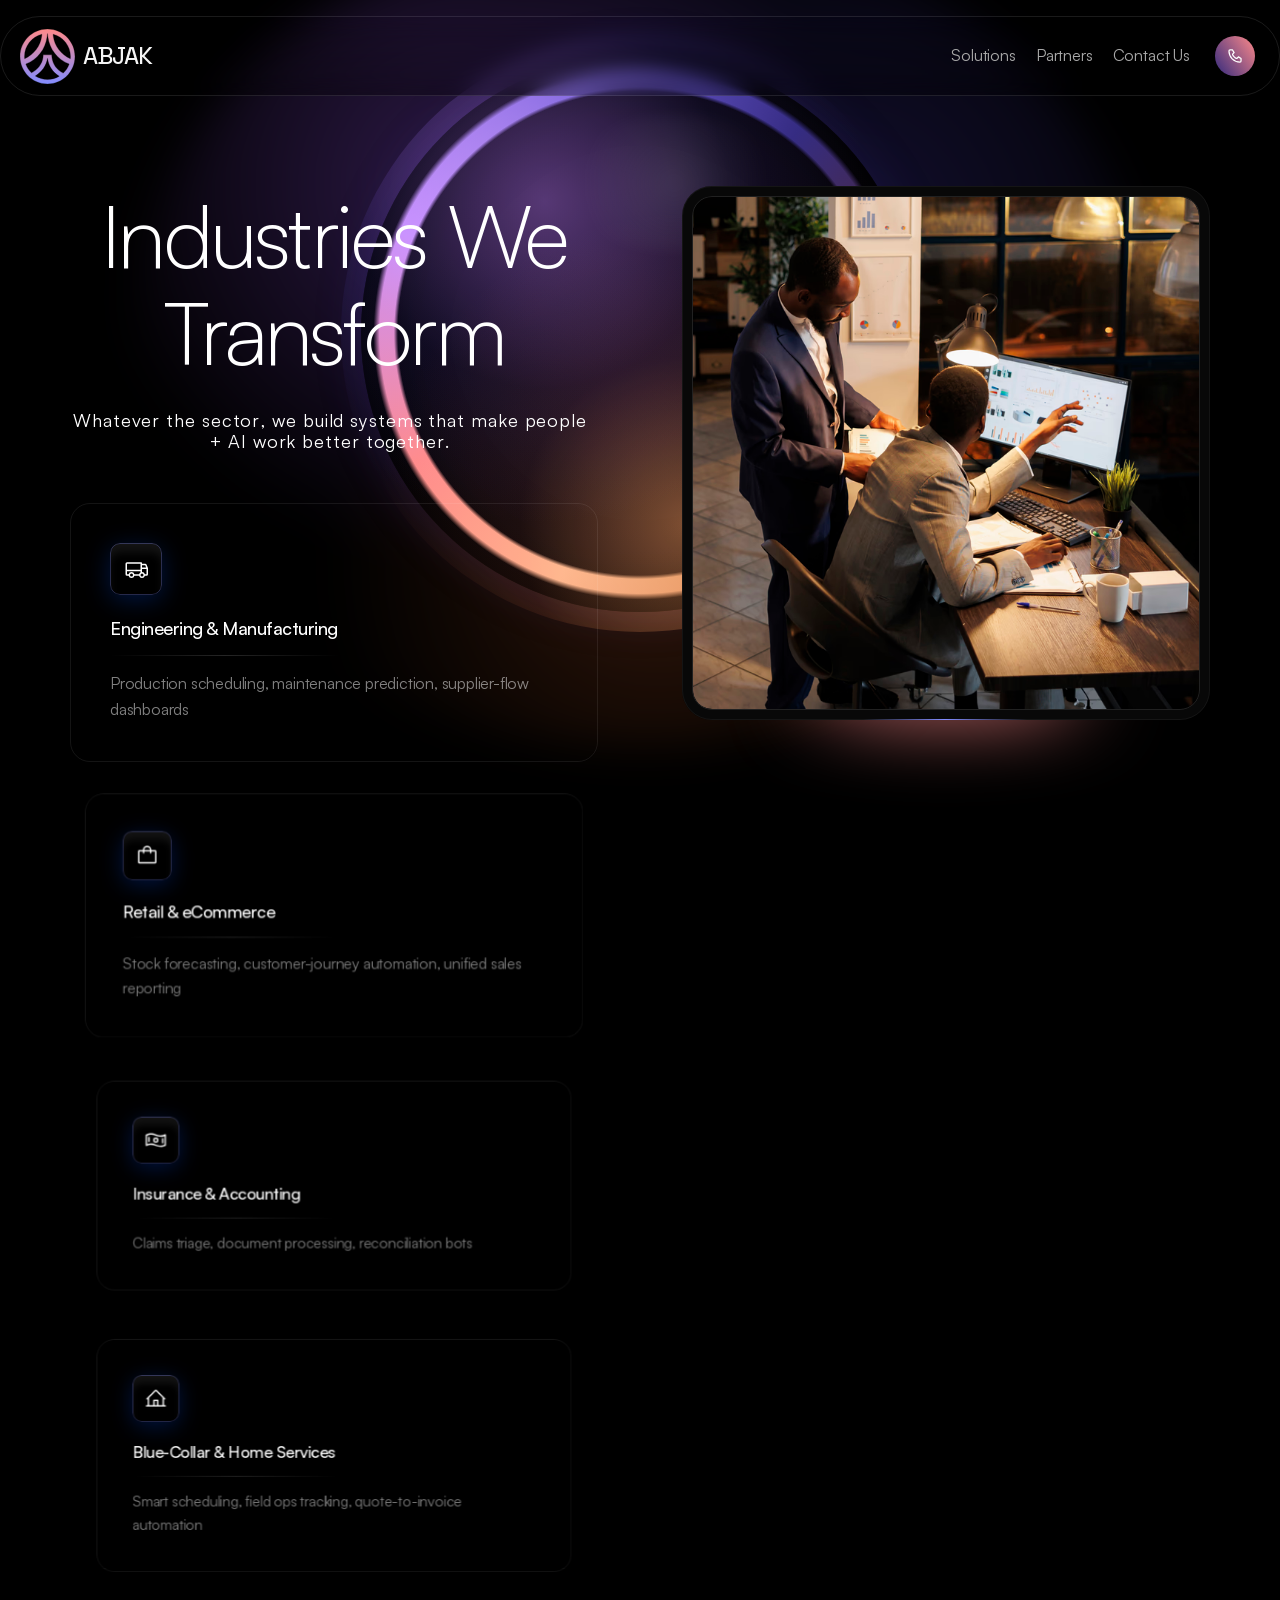
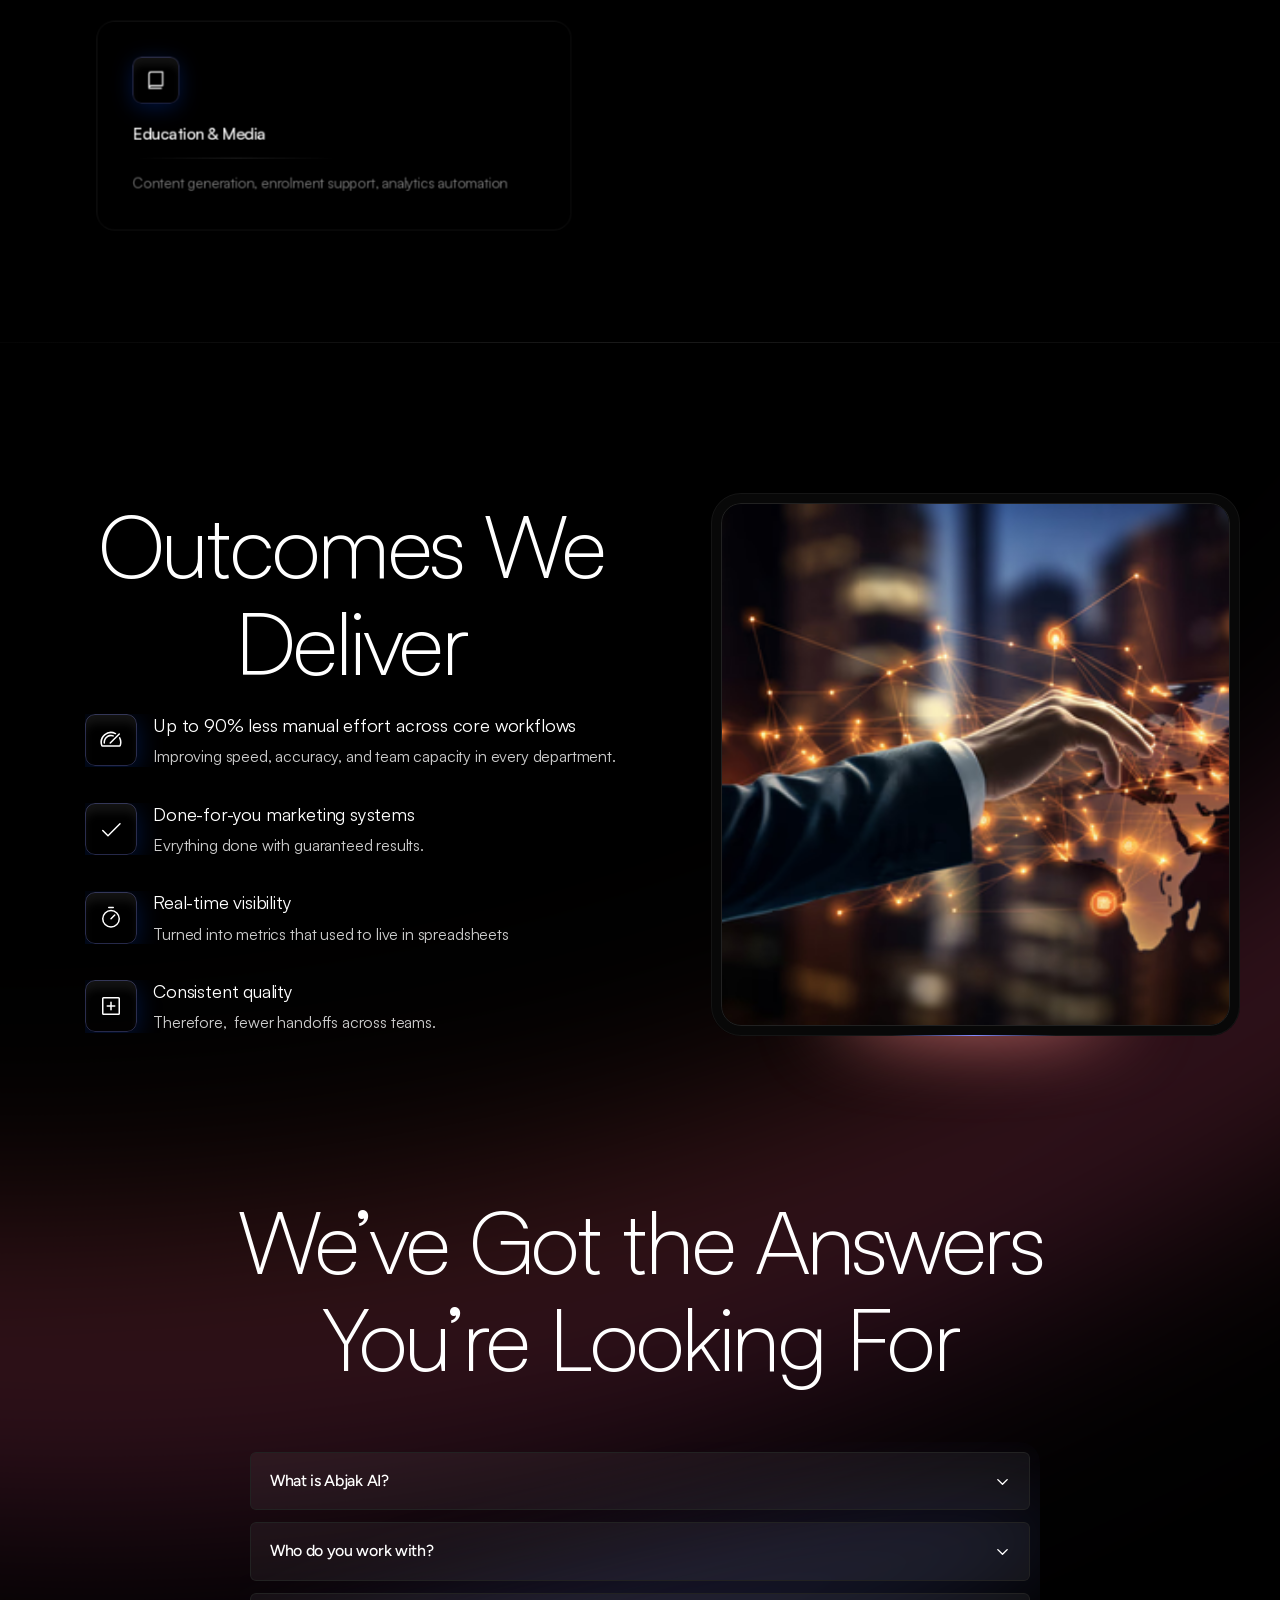
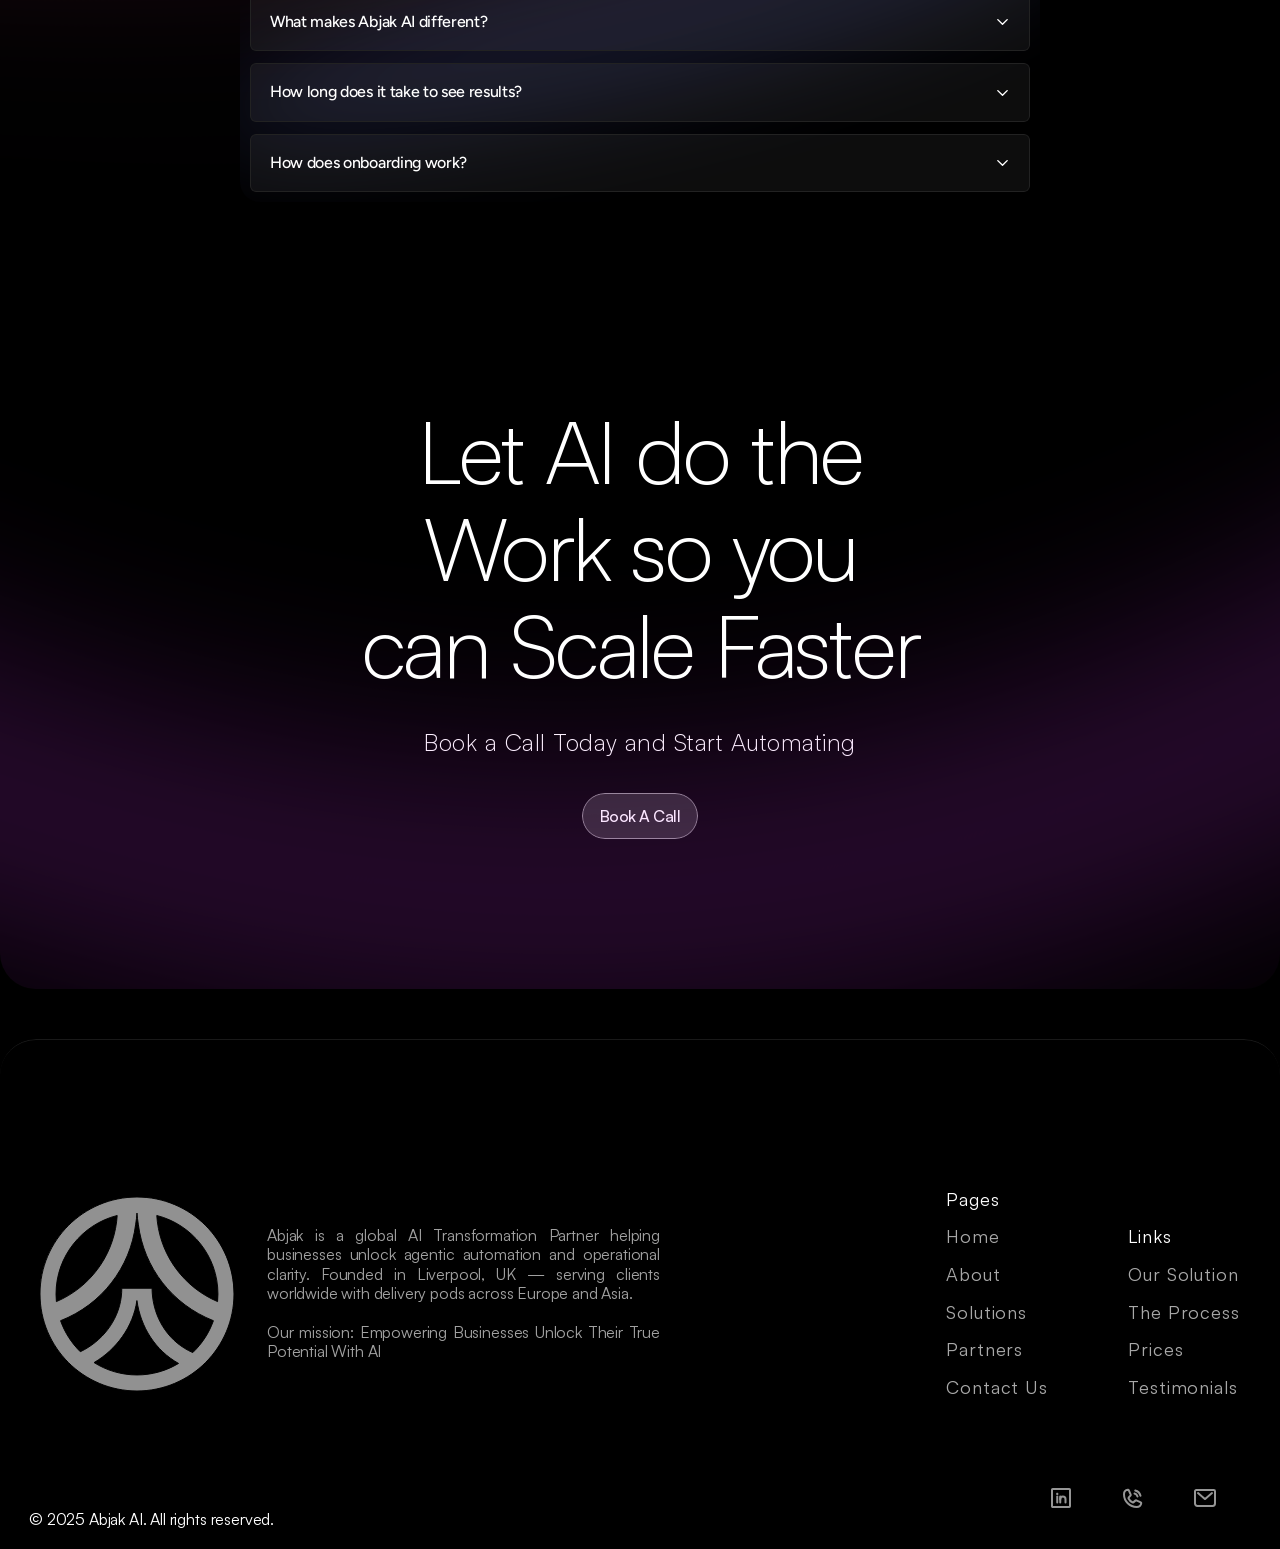
<file: solutions/index.html>
<!DOCTYPE html>
<html lang="en" data-redirect-timezone="1" dir="ltr"><head>
	<meta charset="utf-8">
	<meta name="viewport" content="width=device-width">
	<meta name="generator" content="Framer ee97fff">
	<title>ABJAK</title>
    <meta name="description" content="AI Business Transformation">
    <meta name="framer-search-index" content="/assets/framerusercontent_com__searchIndex-NoObSko5wXgN__ae4729a068b5.json">
    <meta name="framer-search-index-fallback" content="/assets/framerusercontent_com__searchIndex-mFWfEjjPKKYa__a6f4c43f9e50.json">
    <link href="/assets/framerusercontent_com__PGefwdbeYxjn3kqpcp1JiOGnQQ__b03ba661f866.png" rel="icon" media="(prefers-color-scheme: light)">
    <link href="/assets/framerusercontent_com__PGefwdbeYxjn3kqpcp1JiOGnQQ__b03ba661f866.png" rel="icon" media="(prefers-color-scheme: dark)">
    <link rel="apple-touch-icon" href="/assets/framerusercontent_com__PGefwdbeYxjn3kqpcp1JiOGnQQ__b03ba661f866.png">
    <!-- Open Graph -->
    <meta property="og:type" content="website">
    <meta property="og:title" content="ABJAK">
    <meta property="og:description" content="AI Business Transformation">
    <!-- X -->
    <meta name="twitter:card" content="summary_large_image">
    <meta name="twitter:title" content="ABJAK">
    <meta name="twitter:description" content="AI Business Transformation">
	
	
	
	<link rel="canonical" href="/solutions"><meta property="og:url" content="https://abjak.com/solutions"><!-- Start of headStart -->
    <!-- Snippet: S6byK2rc8 -->

<!-- SnippetEnd: S6byK2rc8 -->

    <!-- End of headStart -->
	
	<style data-framer-font-css="">/* latin-ext */
@font-face {
  font-family: 'DM Sans';
  font-style: italic;
  font-weight: 500;
  font-display: swap;
  src: url(/assets/fonts_gstatic_com__rP2Wp2ywxg089UriCZaSExd86J3t9jz86MvyyKK58VXh__a233b6d6c68f.woff2) format('woff2');
  unicode-range: U+0100-02BA, U+02BD-02C5, U+02C7-02CC, U+02CE-02D7, U+02DD-02FF, U+0304, U+0308, U+0329, U+1D00-1DBF, U+1E00-1E9F, U+1EF2-1EFF, U+2020, U+20A0-20AB, U+20AD-20C0, U+2113, U+2C60-2C7F, U+A720-A7FF;
}
/* latin */
@font-face {
  font-family: 'DM Sans';
  font-style: italic;
  font-weight: 500;
  font-display: swap;
  src: url(/assets/fonts_gstatic_com__rP2Wp2ywxg089UriCZaSExd86J3t9jz86MvyyKy58Q__5224995c06ec.woff2) format('woff2');
  unicode-range: U+0000-00FF, U+0131, U+0152-0153, U+02BB-02BC, U+02C6, U+02DA, U+02DC, U+0304, U+0308, U+0329, U+2000-206F, U+20AC, U+2122, U+2191, U+2193, U+2212, U+2215, U+FEFF, U+FFFD;
}
/* latin-ext */
@font-face {
  font-family: 'DM Sans';
  font-style: italic;
  font-weight: 700;
  font-display: swap;
  src: url(/assets/fonts_gstatic_com__rP2Wp2ywxg089UriCZaSExd86J3t9jz86MvyyKK58VXh__a233b6d6c68f.woff2) format('woff2');
  unicode-range: U+0100-02BA, U+02BD-02C5, U+02C7-02CC, U+02CE-02D7, U+02DD-02FF, U+0304, U+0308, U+0329, U+1D00-1DBF, U+1E00-1E9F, U+1EF2-1EFF, U+2020, U+20A0-20AB, U+20AD-20C0, U+2113, U+2C60-2C7F, U+A720-A7FF;
}
/* latin */
@font-face {
  font-family: 'DM Sans';
  font-style: italic;
  font-weight: 700;
  font-display: swap;
  src: url(/assets/fonts_gstatic_com__rP2Wp2ywxg089UriCZaSExd86J3t9jz86MvyyKy58Q__5224995c06ec.woff2) format('woff2');
  unicode-range: U+0000-00FF, U+0131, U+0152-0153, U+02BB-02BC, U+02C6, U+02DA, U+02DC, U+0304, U+0308, U+0329, U+2000-206F, U+20AC, U+2122, U+2191, U+2193, U+2212, U+2215, U+FEFF, U+FFFD;
}
/* latin-ext */
@font-face {
  font-family: 'DM Sans';
  font-style: normal;
  font-weight: 400;
  font-display: swap;
  src: url(/assets/fonts_gstatic_com__rP2Yp2ywxg089UriI5-g4vlH9VoD8Cmcqbu6-K6h9Q__850928f51828.woff2) format('woff2');
  unicode-range: U+0100-02BA, U+02BD-02C5, U+02C7-02CC, U+02CE-02D7, U+02DD-02FF, U+0304, U+0308, U+0329, U+1D00-1DBF, U+1E00-1E9F, U+1EF2-1EFF, U+2020, U+20A0-20AB, U+20AD-20C0, U+2113, U+2C60-2C7F, U+A720-A7FF;
}
/* latin */
@font-face {
  font-family: 'DM Sans';
  font-style: normal;
  font-weight: 400;
  font-display: swap;
  src: url(/assets/fonts_gstatic_com__rP2Yp2ywxg089UriI5-g4vlH9VoD8Cmcqbu0-K4__002a94d0e22f.woff2) format('woff2');
  unicode-range: U+0000-00FF, U+0131, U+0152-0153, U+02BB-02BC, U+02C6, U+02DA, U+02DC, U+0304, U+0308, U+0329, U+2000-206F, U+20AC, U+2122, U+2191, U+2193, U+2212, U+2215, U+FEFF, U+FFFD;
}
/* latin-ext */
@font-face {
  font-family: 'DM Sans';
  font-style: normal;
  font-weight: 500;
  font-display: swap;
  src: url(/assets/fonts_gstatic_com__rP2Yp2ywxg089UriI5-g4vlH9VoD8Cmcqbu6-K6h9Q__850928f51828.woff2) format('woff2');
  unicode-range: U+0100-02BA, U+02BD-02C5, U+02C7-02CC, U+02CE-02D7, U+02DD-02FF, U+0304, U+0308, U+0329, U+1D00-1DBF, U+1E00-1E9F, U+1EF2-1EFF, U+2020, U+20A0-20AB, U+20AD-20C0, U+2113, U+2C60-2C7F, U+A720-A7FF;
}
/* latin */
@font-face {
  font-family: 'DM Sans';
  font-style: normal;
  font-weight: 500;
  font-display: swap;
  src: url(/assets/fonts_gstatic_com__rP2Yp2ywxg089UriI5-g4vlH9VoD8Cmcqbu0-K4__002a94d0e22f.woff2) format('woff2');
  unicode-range: U+0000-00FF, U+0131, U+0152-0153, U+02BB-02BC, U+02C6, U+02DA, U+02DC, U+0304, U+0308, U+0329, U+2000-206F, U+20AC, U+2122, U+2191, U+2193, U+2212, U+2215, U+FEFF, U+FFFD;
}
/* latin-ext */
@font-face {
  font-family: 'DM Sans';
  font-style: normal;
  font-weight: 700;
  font-display: swap;
  src: url(/assets/fonts_gstatic_com__rP2Yp2ywxg089UriI5-g4vlH9VoD8Cmcqbu6-K6h9Q__850928f51828.woff2) format('woff2');
  unicode-range: U+0100-02BA, U+02BD-02C5, U+02C7-02CC, U+02CE-02D7, U+02DD-02FF, U+0304, U+0308, U+0329, U+1D00-1DBF, U+1E00-1E9F, U+1EF2-1EFF, U+2020, U+20A0-20AB, U+20AD-20C0, U+2113, U+2C60-2C7F, U+A720-A7FF;
}
/* latin */
@font-face {
  font-family: 'DM Sans';
  font-style: normal;
  font-weight: 700;
  font-display: swap;
  src: url(/assets/fonts_gstatic_com__rP2Yp2ywxg089UriI5-g4vlH9VoD8Cmcqbu0-K4__002a94d0e22f.woff2) format('woff2');
  unicode-range: U+0000-00FF, U+0131, U+0152-0153, U+02BB-02BC, U+02C6, U+02DA, U+02DC, U+0304, U+0308, U+0329, U+2000-206F, U+20AC, U+2122, U+2191, U+2193, U+2212, U+2215, U+FEFF, U+FFFD;
}
/* latin-ext */
@font-face {
  font-family: 'Figtree';
  font-style: italic;
  font-weight: 500;
  font-display: swap;
  src: url(/assets/fonts_gstatic_com___Xmu-HUzqDCFdgfMm4GNAa5o_ik__70ed89043eb0.woff2) format('woff2');
  unicode-range: U+0100-02BA, U+02BD-02C5, U+02C7-02CC, U+02CE-02D7, U+02DD-02FF, U+0304, U+0308, U+0329, U+1D00-1DBF, U+1E00-1E9F, U+1EF2-1EFF, U+2020, U+20A0-20AB, U+20AD-20C0, U+2113, U+2C60-2C7F, U+A720-A7FF;
}
/* latin */
@font-face {
  font-family: 'Figtree';
  font-style: italic;
  font-weight: 500;
  font-display: swap;
  src: url(/assets/fonts_gstatic_com___Xmu-HUzqDCFdgfMm4GND65o__3530fccd972d.woff2) format('woff2');
  unicode-range: U+0000-00FF, U+0131, U+0152-0153, U+02BB-02BC, U+02C6, U+02DA, U+02DC, U+0304, U+0308, U+0329, U+2000-206F, U+20AC, U+2122, U+2191, U+2193, U+2212, U+2215, U+FEFF, U+FFFD;
}
/* latin-ext */
@font-face {
  font-family: 'Figtree';
  font-style: italic;
  font-weight: 700;
  font-display: swap;
  src: url(/assets/fonts_gstatic_com___Xmu-HUzqDCFdgfMm4GNAa5o_ik__70ed89043eb0.woff2) format('woff2');
  unicode-range: U+0100-02BA, U+02BD-02C5, U+02C7-02CC, U+02CE-02D7, U+02DD-02FF, U+0304, U+0308, U+0329, U+1D00-1DBF, U+1E00-1E9F, U+1EF2-1EFF, U+2020, U+20A0-20AB, U+20AD-20C0, U+2113, U+2C60-2C7F, U+A720-A7FF;
}
/* latin */
@font-face {
  font-family: 'Figtree';
  font-style: italic;
  font-weight: 700;
  font-display: swap;
  src: url(/assets/fonts_gstatic_com___Xmu-HUzqDCFdgfMm4GND65o__3530fccd972d.woff2) format('woff2');
  unicode-range: U+0000-00FF, U+0131, U+0152-0153, U+02BB-02BC, U+02C6, U+02DA, U+02DC, U+0304, U+0308, U+0329, U+2000-206F, U+20AC, U+2122, U+2191, U+2193, U+2212, U+2215, U+FEFF, U+FFFD;
}
/* latin-ext */
@font-face {
  font-family: 'Figtree';
  font-style: normal;
  font-weight: 500;
  font-display: swap;
  src: url(/assets/fonts_gstatic_com___Xms-HUzqDCFdgfMm4q9DbZs__467cc91576f5.woff2) format('woff2');
  unicode-range: U+0100-02BA, U+02BD-02C5, U+02C7-02CC, U+02CE-02D7, U+02DD-02FF, U+0304, U+0308, U+0329, U+1D00-1DBF, U+1E00-1E9F, U+1EF2-1EFF, U+2020, U+20A0-20AB, U+20AD-20C0, U+2113, U+2C60-2C7F, U+A720-A7FF;
}
/* latin */
@font-face {
  font-family: 'Figtree';
  font-style: normal;
  font-weight: 500;
  font-display: swap;
  src: url(/assets/fonts_gstatic_com___Xms-HUzqDCFdgfMm4S9DQ__3c512d8e381c.woff2) format('woff2');
  unicode-range: U+0000-00FF, U+0131, U+0152-0153, U+02BB-02BC, U+02C6, U+02DA, U+02DC, U+0304, U+0308, U+0329, U+2000-206F, U+20AC, U+2122, U+2191, U+2193, U+2212, U+2215, U+FEFF, U+FFFD;
}
/* latin-ext */
@font-face {
  font-family: 'Figtree';
  font-style: normal;
  font-weight: 700;
  font-display: swap;
  src: url(/assets/fonts_gstatic_com___Xms-HUzqDCFdgfMm4q9DbZs__467cc91576f5.woff2) format('woff2');
  unicode-range: U+0100-02BA, U+02BD-02C5, U+02C7-02CC, U+02CE-02D7, U+02DD-02FF, U+0304, U+0308, U+0329, U+1D00-1DBF, U+1E00-1E9F, U+1EF2-1EFF, U+2020, U+20A0-20AB, U+20AD-20C0, U+2113, U+2C60-2C7F, U+A720-A7FF;
}
/* latin */
@font-face {
  font-family: 'Figtree';
  font-style: normal;
  font-weight: 700;
  font-display: swap;
  src: url(/assets/fonts_gstatic_com___Xms-HUzqDCFdgfMm4S9DQ__3c512d8e381c.woff2) format('woff2');
  unicode-range: U+0000-00FF, U+0131, U+0152-0153, U+02BB-02BC, U+02C6, U+02DA, U+02DC, U+0304, U+0308, U+0329, U+2000-206F, U+20AC, U+2122, U+2191, U+2193, U+2212, U+2215, U+FEFF, U+FFFD;
}

@font-face { font-family: "Inter"; src: url("/assets/framerusercontent_com__5vvr9Vy74if2I6bQbJvbw7SY1pQ__197dd743787c.woff2"); font-display: swap; font-style: normal; font-weight: 400; unicode-range: U+0460-052F, U+1C80-1C88, U+20B4, U+2DE0-2DFF, U+A640-A69F, U+FE2E-FE2F }
@font-face { font-family: "Inter"; src: url("/assets/framerusercontent_com__EOr0mi4hNtlgWNn9if640EZzXCo__f3fd018548ab.woff2"); font-display: swap; font-style: normal; font-weight: 400; unicode-range: U+0301, U+0400-045F, U+0490-0491, U+04B0-04B1, U+2116 }
@font-face { font-family: "Inter"; src: url("/assets/framerusercontent_com__Y9k9QrlZAqio88Klkmbd8VoMQc__bb12e146cad6.woff2"); font-display: swap; font-style: normal; font-weight: 400; unicode-range: U+1F00-1FFF }
@font-face { font-family: "Inter"; src: url("/assets/framerusercontent_com__OYrD2tBIBPvoJXiIHnLoOXnY9M__ea808fe7d65d.woff2"); font-display: swap; font-style: normal; font-weight: 400; unicode-range: U+0370-03FF }
@font-face { font-family: "Inter"; src: url("/assets/framerusercontent_com__JeYwfuaPfZHQhEG8U5gtPDZ7WQ__418c934c0013.woff2"); font-display: swap; font-style: normal; font-weight: 400; unicode-range: U+0100-024F, U+0259, U+1E00-1EFF, U+2020, U+20A0-20AB, U+20AD-20CF, U+2113, U+2C60-2C7F, U+A720-A7FF }
@font-face { font-family: "Inter"; src: url("/assets/framerusercontent_com__GrgcKwrN6d3Uz8EwcLHZxwEfC4__d2835f64bac0.woff2"); font-display: swap; font-style: normal; font-weight: 400; unicode-range: U+0000-00FF, U+0131, U+0152-0153, U+02BB-02BC, U+02C6, U+02DA, U+02DC, U+2000-206F, U+2070, U+2074-207E, U+2080-208E, U+20AC, U+2122, U+2191, U+2193, U+2212, U+2215, U+FEFF, U+FFFD }
@font-face { font-family: "Inter"; src: url("/assets/framerusercontent_com__b6Y37FthZeALduNqHicBT6FutY__22b5f26fb634.woff2"); font-display: swap; font-style: normal; font-weight: 400; unicode-range: U+0102-0103, U+0110-0111, U+0128-0129, U+0168-0169, U+01A0-01A1, U+01AF-01B0, U+1EA0-1EF9, U+20AB }
@font-face { font-family: "Inter"; src: url("/assets/framerusercontent_com__DpPBYI0sL4fYLgAkX8KXOPVt7c__9f76c3a5f7ca.woff2"); font-display: swap; font-style: normal; font-weight: 700; unicode-range: U+0460-052F, U+1C80-1C88, U+20B4, U+2DE0-2DFF, U+A640-A69F, U+FE2E-FE2F }
@font-face { font-family: "Inter"; src: url("/assets/framerusercontent_com__4RAEQdEOrcnDkhHiiCbJOw92Lk__3be39f5de46f.woff2"); font-display: swap; font-style: normal; font-weight: 700; unicode-range: U+0301, U+0400-045F, U+0490-0491, U+04B0-04B1, U+2116 }
@font-face { font-family: "Inter"; src: url("/assets/framerusercontent_com__1K3W8DizY3v4emK8Mb08YHxTbs__be91894f01be.woff2"); font-display: swap; font-style: normal; font-weight: 700; unicode-range: U+1F00-1FFF }
@font-face { font-family: "Inter"; src: url("/assets/framerusercontent_com__tUSCtfYVM1I1IchuyCwz9gDdQ__974fd13b31db.woff2"); font-display: swap; font-style: normal; font-weight: 700; unicode-range: U+0370-03FF }
@font-face { font-family: "Inter"; src: url("/assets/framerusercontent_com__VgYFWiwsAC5OYxAycRXXvhze58__b6c838787112.woff2"); font-display: swap; font-style: normal; font-weight: 700; unicode-range: U+0100-024F, U+0259, U+1E00-1EFF, U+2020, U+20A0-20AB, U+20AD-20CF, U+2113, U+2C60-2C7F, U+A720-A7FF }
@font-face { font-family: "Inter"; src: url("/assets/framerusercontent_com__syRNPWzAMIrcJ3wIlPIP43KjQs__452fe1601f59.woff2"); font-display: swap; font-style: normal; font-weight: 700; unicode-range: U+0000-00FF, U+0131, U+0152-0153, U+02BB-02BC, U+02C6, U+02DA, U+02DC, U+2000-206F, U+2070, U+2074-207E, U+2080-208E, U+20AC, U+2122, U+2191, U+2193, U+2212, U+2215, U+FEFF, U+FFFD }
@font-face { font-family: "Inter"; src: url("/assets/framerusercontent_com__GIryZETIX4IFypco5pYZONKhJIo__bcff39a6db6d.woff2"); font-display: swap; font-style: normal; font-weight: 700; unicode-range: U+0102-0103, U+0110-0111, U+0128-0129, U+0168-0169, U+01A0-01A1, U+01AF-01B0, U+1EA0-1EF9, U+20AB }
@font-face { font-family: "Inter"; src: url("/assets/framerusercontent_com__5A3Ce6C9YYmCjpQx9M4inSaKU__94357736abb4.woff2"); font-display: swap; font-style: normal; font-weight: 500; unicode-range: U+0460-052F, U+1C80-1C88, U+20B4, U+2DE0-2DFF, U+A640-A69F, U+FE2E-FE2F }
@font-face { font-family: "Inter"; src: url("/assets/framerusercontent_com__Qx95Xyt0Ka3SGhinnbXIGpEIyP4__96126f2d71c7.woff2"); font-display: swap; font-style: normal; font-weight: 500; unicode-range: U+0301, U+0400-045F, U+0490-0491, U+04B0-04B1, U+2116 }
@font-face { font-family: "Inter"; src: url("/assets/framerusercontent_com__6mJuEAguuIuMog10gGvH5d3cl8__d672e61ee3bb.woff2"); font-display: swap; font-style: normal; font-weight: 500; unicode-range: U+1F00-1FFF }
@font-face { font-family: "Inter"; src: url("/assets/framerusercontent_com__xYYWaj7wCU5zSQH0eXvSaS19wo__af51674aa206.woff2"); font-display: swap; font-style: normal; font-weight: 500; unicode-range: U+0370-03FF }
@font-face { font-family: "Inter"; src: url("/assets/framerusercontent_com__otTaNuNpVK4RbdlT7zDDdKvQBA__c95a827796aa.woff2"); font-display: swap; font-style: normal; font-weight: 500; unicode-range: U+0100-024F, U+0259, U+1E00-1EFF, U+2020, U+20A0-20AB, U+20AD-20CF, U+2113, U+2C60-2C7F, U+A720-A7FF }
@font-face { font-family: "Inter"; src: url("/assets/framerusercontent_com__UjlFhCnUjxhNfep4oYBPqnEssyo__2ba1c0d5445f.woff2"); font-display: swap; font-style: normal; font-weight: 500; unicode-range: U+0000-00FF, U+0131, U+0152-0153, U+02BB-02BC, U+02C6, U+02DA, U+02DC, U+2000-206F, U+2070, U+2074-207E, U+2080-208E, U+20AC, U+2122, U+2191, U+2193, U+2212, U+2215, U+FEFF, U+FFFD }
@font-face { font-family: "Inter"; src: url("/assets/framerusercontent_com__DolVirEGb34pEXEp8t8FQBSK4__0c3a17ff05cf.woff2"); font-display: swap; font-style: normal; font-weight: 500; unicode-range: U+0102-0103, U+0110-0111, U+0128-0129, U+0168-0169, U+01A0-01A1, U+01AF-01B0, U+1EA0-1EF9, U+20AB }
@font-face { font-family: "Inter"; src: url("/assets/framerusercontent_com__vQyevYAyHtARFwPqUzQGpnDs__776ea07d8af4.woff2"); font-display: swap; font-style: normal; font-weight: 400; unicode-range: U+0000-00FF, U+0131, U+0152-0153, U+02BB-02BC, U+02C6, U+02DA, U+02DC, U+2000-206F, U+2074, U+20AC, U+2122, U+2191, U+2193, U+2212, U+2215, U+FEFF, U+FFFD }
@font-face { font-family: "Inter"; src: url("/assets/framerusercontent_com__mkY5Sgyq51ik0AMrSBwhm9DJg__494370e42c16.woff2"); font-style: normal; font-weight: 900; unicode-range: U+0460-052F, U+1C80-1C88, U+20B4, U+2DE0-2DFF, U+A640-A69F, U+FE2E-FE2F }
@font-face { font-family: "Inter"; src: url("/assets/framerusercontent_com__X5hj6qzcHUYv7h1390c8Rhm6550__98e006a70b1f.woff2"); font-style: normal; font-weight: 900; unicode-range: U+0301, U+0400-045F, U+0490-0491, U+04B0-04B1, U+2116 }
@font-face { font-family: "Inter"; src: url("/assets/framerusercontent_com__gQhNpS3tN86g8RcVKYUUaKt2oMQ__d5262035fd33.woff2"); font-style: normal; font-weight: 900; unicode-range: U+1F00-1FFF }
@font-face { font-family: "Inter"; src: url("/assets/framerusercontent_com__cugnVhSraaRyANCaUtI5FV17wk__146bdc56faba.woff2"); font-style: normal; font-weight: 900; unicode-range: U+0370-03FF }
@font-face { font-family: "Inter"; src: url("/assets/framerusercontent_com__5HcVoGak8k5agFJSaKa4floXVu0__bc2a9ceee87f.woff2"); font-style: normal; font-weight: 900; unicode-range: U+0100-024F, U+0259, U+1E00-1EFF, U+2020, U+20A0-20AB, U+20AD-20CF, U+2113, U+2C60-2C7F, U+A720-A7FF }
@font-face { font-family: "Inter"; src: url("/assets/framerusercontent_com__rZ5DdENNqIdFTIyQQiP5isO7M__6fb1254aa263.woff2"); font-style: normal; font-weight: 900; unicode-range: U+0000-00FF, U+0131, U+0152-0153, U+02BB-02BC, U+02C6, U+02DA, U+02DC, U+2000-206F, U+2070, U+2074-207E, U+2080-208E, U+20AC, U+2122, U+2191, U+2193, U+2212, U+2215, U+FEFF, U+FFFD }
@font-face { font-family: "Inter"; src: url("/assets/framerusercontent_com__P2Bw01CtL0b9wqygO0sSVogWbo__f6380e18defb.woff2"); font-style: normal; font-weight: 900; unicode-range: U+0102-0103, U+0110-0111, U+0128-0129, U+0168-0169, U+01A0-01A1, U+01AF-01B0, U+1EA0-1EF9, U+20AB }
@font-face { font-family: "Inter"; src: url("/assets/framerusercontent_com__05KsVHGDmqXSBXM4yRZ65P8i0s__aaed3c06be45.woff2"); font-style: italic; font-weight: 900; unicode-range: U+0460-052F, U+1C80-1C88, U+20B4, U+2DE0-2DFF, U+A640-A69F, U+FE2E-FE2F }
@font-face { font-family: "Inter"; src: url("/assets/framerusercontent_com__ky8ovPukK4dJ1Pxq74qGhOqCYI__7047bd4cd605.woff2"); font-style: italic; font-weight: 900; unicode-range: U+0301, U+0400-045F, U+0490-0491, U+04B0-04B1, U+2116 }
@font-face { font-family: "Inter"; src: url("/assets/framerusercontent_com__vvNSqIj42qeQ2bvCRBIWKHscrc__cfa0a2ea2d1e.woff2"); font-style: italic; font-weight: 900; unicode-range: U+1F00-1FFF }
@font-face { font-family: "Inter"; src: url("/assets/framerusercontent_com__3ZmXbBKToJifDV9gwcifVd1tEY__d49354010dbb.woff2"); font-style: italic; font-weight: 900; unicode-range: U+0370-03FF }
@font-face { font-family: "Inter"; src: url("/assets/framerusercontent_com__FNfhX3dt4ChuLJq2PwdlxHO7PU__6c8a1019843e.woff2"); font-style: italic; font-weight: 900; unicode-range: U+0100-024F, U+0259, U+1E00-1EFF, U+2020, U+20A0-20AB, U+20AD-20CF, U+2113, U+2C60-2C7F, U+A720-A7FF }
@font-face { font-family: "Inter"; src: url("/assets/framerusercontent_com__gcnfba68tfm7qAyrWRCf9r34jg__443ebd64432f.woff2"); font-style: italic; font-weight: 900; unicode-range: U+0000-00FF, U+0131, U+0152-0153, U+02BB-02BC, U+02C6, U+02DA, U+02DC, U+2000-206F, U+2070, U+2074-207E, U+2080-208E, U+20AC, U+2122, U+2191, U+2193, U+2212, U+2215, U+FEFF, U+FFFD }
@font-face { font-family: "Inter"; src: url("/assets/framerusercontent_com__efTfQcBJ53kM2pB1hezSZ3RDUFs__eb965eb5ff78.woff2"); font-style: italic; font-weight: 900; unicode-range: U+0102-0103, U+0110-0111, U+0128-0129, U+0168-0169, U+01A0-01A1, U+01AF-01B0, U+1EA0-1EF9, U+20AB }
@font-face { font-family: "Inter"; src: url("/assets/framerusercontent_com__H89BbHkbHDzlxZzxi8uPzTsp90__e1fb1f6952b2.woff2"); font-display: swap; font-style: italic; font-weight: 700; unicode-range: U+0460-052F, U+1C80-1C88, U+20B4, U+2DE0-2DFF, U+A640-A69F, U+FE2E-FE2F }
@font-face { font-family: "Inter"; src: url("/assets/framerusercontent_com__u6gJwDuwB143kpNK1T1MDKDWkMc__bba4fadd8b3a.woff2"); font-display: swap; font-style: italic; font-weight: 700; unicode-range: U+0301, U+0400-045F, U+0490-0491, U+04B0-04B1, U+2116 }
@font-face { font-family: "Inter"; src: url("/assets/framerusercontent_com__43sJ6MfOPh1LCJt46OvyDuSbA6o__8e7d41d9470a.woff2"); font-display: swap; font-style: italic; font-weight: 700; unicode-range: U+1F00-1FFF }
@font-face { font-family: "Inter"; src: url("/assets/framerusercontent_com__wccHG0r4gBDAIRhfHiOlq6oEkqw__7b05451fe6ce.woff2"); font-display: swap; font-style: italic; font-weight: 700; unicode-range: U+0370-03FF }
@font-face { font-family: "Inter"; src: url("/assets/framerusercontent_com__WZ367JPwf9bRW6LdTHN8rXgSjw__78f4b8011b83.woff2"); font-display: swap; font-style: italic; font-weight: 700; unicode-range: U+0100-024F, U+0259, U+1E00-1EFF, U+2020, U+20A0-20AB, U+20AD-20CF, U+2113, U+2C60-2C7F, U+A720-A7FF }
@font-face { font-family: "Inter"; src: url("/assets/framerusercontent_com__ia3uin3hQWqDrVloC1zEtYHWw__7342a84724f5.woff2"); font-display: swap; font-style: italic; font-weight: 700; unicode-range: U+0000-00FF, U+0131, U+0152-0153, U+02BB-02BC, U+02C6, U+02DA, U+02DC, U+2000-206F, U+2070, U+2074-207E, U+2080-208E, U+20AC, U+2122, U+2191, U+2193, U+2212, U+2215, U+FEFF, U+FFFD }
@font-face { font-family: "Inter"; src: url("/assets/framerusercontent_com__2A4Xx7CngadFGlVV4xrO06OBHY__be47bff5d1b5.woff2"); font-display: swap; font-style: italic; font-weight: 700; unicode-range: U+0102-0103, U+0110-0111, U+0128-0129, U+0168-0169, U+01A0-01A1, U+01AF-01B0, U+1EA0-1EF9, U+20AB }
@font-face { font-family: "Inter"; src: url("/assets/framerusercontent_com__hyOgCu0Xnghbimh0pE8QTvtt2AU__58bbd5227905.woff2"); font-display: swap; font-style: normal; font-weight: 600; unicode-range: U+0460-052F, U+1C80-1C88, U+20B4, U+2DE0-2DFF, U+A640-A69F, U+FE2E-FE2F }
@font-face { font-family: "Inter"; src: url("/assets/framerusercontent_com__NeGmSOXrPBfEFIy5YZeHq17LEDA__dbba5ba05c03.woff2"); font-display: swap; font-style: normal; font-weight: 600; unicode-range: U+0301, U+0400-045F, U+0490-0491, U+04B0-04B1, U+2116 }
@font-face { font-family: "Inter"; src: url("/assets/framerusercontent_com__oYaAX5himiTPYuN8vLWnqBbfD2s__8a68bceee10e.woff2"); font-display: swap; font-style: normal; font-weight: 600; unicode-range: U+1F00-1FFF }
@font-face { font-family: "Inter"; src: url("/assets/framerusercontent_com__lEJLP4R0yuCaMCjSXYHtJw72M__a8071e6b982b.woff2"); font-display: swap; font-style: normal; font-weight: 600; unicode-range: U+0370-03FF }
@font-face { font-family: "Inter"; src: url("/assets/framerusercontent_com__cRJyLNuTJR5jbyKzGi33wU9cqIQ__44c62d91b016.woff2"); font-display: swap; font-style: normal; font-weight: 600; unicode-range: U+0100-024F, U+0259, U+1E00-1EFF, U+2020, U+20A0-20AB, U+20AD-20CF, U+2113, U+2C60-2C7F, U+A720-A7FF }
@font-face { font-family: "Inter"; src: url("/assets/framerusercontent_com__yDtI2UI8XcEg1W2je9XPN3Noo__a113a1cb4f38.woff2"); font-display: swap; font-style: normal; font-weight: 600; unicode-range: U+0000-00FF, U+0131, U+0152-0153, U+02BB-02BC, U+02C6, U+02DA, U+02DC, U+2000-206F, U+2070, U+2074-207E, U+2080-208E, U+20AC, U+2122, U+2191, U+2193, U+2212, U+2215, U+FEFF, U+FFFD }
@font-face { font-family: "Inter"; src: url("/assets/framerusercontent_com__A0Wcc7NgXMjUuFdquHDrIZpzZw0__619644a6a41d.woff2"); font-display: swap; font-style: normal; font-weight: 600; unicode-range: U+0102-0103, U+0110-0111, U+0128-0129, U+0168-0169, U+01A0-01A1, U+01AF-01B0, U+1EA0-1EF9, U+20AB }
@font-face { font-family: "Satoshi"; src: url("/assets/framerusercontent_com__WNDVG7O66ENLOD43GS7FBUCC4KMT5OM2__6c63fb5c8977.woff2"); font-display: swap; font-style: normal; font-weight: 300 }
@font-face { font-family: "Satoshi"; src: url("/assets/framerusercontent_com__KFIAZD4RUMEZIYV6FQ3T3GP5PDBDB6JY__ec93c8d59961.woff2"); font-display: swap; font-style: normal; font-weight: 400 }
@font-face { font-family: "Space Grotesk"; src: url("/assets/framerusercontent_com__2MGP255ZY2RSFHKW6LNN6W6BWQGC2LUO__9ad054fc79e5.woff2"); font-display: swap; font-style: normal; font-weight: 400 }
@font-face { font-family: "Space Grotesk"; src: url("/assets/framerusercontent_com__V2SN6OQGC3Z2CCFHLOEJRJKQXUTOKEBX__07321f04688d.woff2"); font-display: swap; font-style: normal; font-weight: 500 }
@font-face { font-family: "Satoshi"; src: url("/assets/framerusercontent_com__GHM6WVH6MILNYOOCXHXB5GTSGNTMGXZR__5cc1acc907ef.woff2"); font-display: swap; font-style: normal; font-weight: 700 }
@font-face { font-family: "Satoshi"; src: url("/assets/framerusercontent_com__BKWEE3VKGTFABE37K2DTH625VUSN2N35__cd033896d94b.woff2"); font-display: swap; font-style: italic; font-weight: 700 }
@font-face { font-family: "Satoshi"; src: url("/assets/framerusercontent_com__QOMBWPST76ICDYF6WOBS7SQ7RBT67QW2__3db12b7fae83.woff2"); font-display: swap; font-style: italic; font-weight: 400 }
@font-face { font-family: "Satoshi"; src: url("/assets/framerusercontent_com__7AHDUZ4A7LFLVFUIFSARGIWCRQJHISQP__760771d7a949.woff2"); font-display: swap; font-style: normal; font-weight: 500 }
@font-face { font-family: "Satoshi"; src: url("/assets/framerusercontent_com__MVBFGLEMN2LQF4RKXAFO4YZFKXTEZ7FQ__92fa2c2601bd.woff2"); font-display: swap; font-style: italic; font-weight: 300 }
@font-face { font-family: "DM Sans Placeholder"; src: local("Arial"); ascent-override: 94.36%; descent-override: 29.49%; line-gap-override: 0.00%; size-adjust: 105.13% }
@font-face { font-family: "Figtree Placeholder"; src: local("Arial"); ascent-override: 93.79%; descent-override: 24.68%; line-gap-override: 0.00%; size-adjust: 101.29% }
@font-face { font-family: "Inter Placeholder"; src: local("Arial"); ascent-override: 89.79%; descent-override: 22.36%; line-gap-override: 0.00%; size-adjust: 107.89% }
@font-face { font-family: "Satoshi Placeholder"; src: local("Arial"); ascent-override: 102.23%; descent-override: 24.29%; line-gap-override: 10.12%; size-adjust: 98.80% }
@font-face { font-family: "Space Grotesk Placeholder"; src: local("Arial"); ascent-override: 88.74%; descent-override: 26.33%; line-gap-override: 0.00%; size-adjust: 110.88% }</style>
	
	
	<meta name="robots" content="max-image-preview:large"><style data-framer-css-ssr-minified="" data-framer-components="framer-lib-cursors-host framer-j7ylf PropertyOverrides framer-IArVz framer-yFjy3 framer-lib-combinedCSSRules framer-abp7c framer-6VZPi framer-bK0GO framer-vy4Uu framer-0aXGP framer-CWIQr framer-yPLJ2 framer-appDX framer-HUD0f framer-jHYEI framer-Ia1yn framer-qVh2c framer-g7Gzw framer-x8CZZ">html,body,#main{box-sizing:border-box;margin:0;padding:0}:root{-webkit-font-smoothing:antialiased;-moz-osx-font-smoothing:grayscale}*{box-sizing:border-box;-webkit-font-smoothing:inherit}h1,h2,h3,h4,h5,h6,p,figure{margin:0}body,input,textarea,select,button{font-family:sans-serif;font-size:12px}body{--token-2f319aab-3061-4fe4-aba0-3527ed514a94:#828cff;--token-b6562ed1-7cc8-4eba-8780-cae2f7131408:#ff8a8a;--token-b3c6f43b-d870-4416-bee8-444f909eba7a:#828cff;--token-55fce8bf-ab86-42dc-8b77-6335cf9cf588:#fff;--token-d072d1f5-ef86-4b7c-bae1-6c9f6238e10b:#ccc;--token-313dd4d6-9859-4bdd-889b-954a849d13e3:#222;--token-b2fb23d9-6070-4f2d-b3d0-2fe68c4f2aab:#0d0d0dcc;--token-cfb0af42-62a5-486a-837b-9870b5e7030b:#ffffff0d;--token-4ba9d2af-bbc9-422d-912b-c0d857289d96:#fff0;--token-4ef09f89-9c35-4972-a9c1-8efc95820553:#fff3;--token-59e77027-930e-45f7-94aa-a8ffadf9e382:#fff;--token-8f8054d9-8a09-4e7e-b957-8a76557c5e75:#fff9;--token-73242b55-57d1-4320-8897-28085a430c83:#ffffff05;--token-d86f1591-0c16-44cd-be10-19334dfa9293:#ffffff1a;--framer-will-change-override:none}@supports (background:-webkit-named-image(i)) and (not (grid-template-rows:subgrid)){body{--framer-will-change-override:transform}}@supports (background:-webkit-named-image(i)) and (not (position-area:top right)){body{--framer-will-change-filter-override:filter}}[data-framer-component-type=Text] div div span,[data-framer-component-type=Text] a div span,[data-framer-component-type=Text] span span span,[data-framer-component-type=Text] p span span,[data-framer-component-type=Text] h1 span span,[data-framer-component-type=Text] h2 span span,[data-framer-component-type=Text] h3 span span,[data-framer-component-type=Text] h4 span span,[data-framer-component-type=Text] h5 span span,[data-framer-component-type=Text] h6 span span,[data-framer-component-type=Text] a{font-family:var(--font-family);font-style:var(--font-style);font-weight:min(calc(var(--framer-font-weight-increase,0) + var(--font-weight,400)),900);color:var(--text-color);letter-spacing:var(--letter-spacing);font-size:var(--font-size);text-transform:var(--text-transform);--text-decoration:var(--framer-text-decoration-style,solid)var(--framer-text-decoration,none)var(--framer-text-decoration-color,currentcolor)var(--framer-text-decoration-thickness,auto);--text-decoration-skip-ink:var(--framer-text-decoration-skip-ink);--text-underline-offset:var(--framer-text-decoration-offset);line-height:var(--line-height);--font-family:var(--framer-font-family);--font-style:var(--framer-font-style);--font-weight:var(--framer-font-weight);--text-color:var(--framer-text-color);--letter-spacing:var(--framer-letter-spacing);--font-size:var(--framer-font-size);--text-transform:var(--framer-text-transform);--line-height:var(--framer-line-height)}@supports not (color:color(display-p3 1 1 1)){p.framer-text,div.framer-text,h1.framer-text,h2.framer-text,h3.framer-text,h4.framer-text,h5.framer-text,h6.framer-text,li.framer-text,ol.framer-text,ul.framer-text,span.framer-text:not([data-text-fill]){color:var(--framer-blockquote-text-color-rgb,var(--framer-blockquote-text-color,var(--framer-text-color-rgb,var(--framer-text-color,#000))));-webkit-text-stroke-color:var(--framer-text-stroke-color-rgb,var(--framer-text-stroke-color,initial))}mark.framer-text{background-color:var(--framer-blockquote-text-background-color-rgb,var(--framer-blockquote-text-background-color,var(--framer-text-background-color-rgb,var(--framer-text-background-color,initial))))}}@supports not (color:color(display-p3 1 1 1)){code.framer-text,code.framer-text span.framer-text:not([data-text-fill]){color:var(--framer-blockquote-text-color-rgb,var(--framer-blockquote-text-color,var(--framer-code-text-color-rgb,var(--framer-code-text-color,var(--framer-text-color-rgb,var(--framer-text-color,#000))))))}}@supports not (color:color(display-p3 1 1 1)){a.framer-text,span.framer-text[data-nested-link]{color:var(--framer-link-text-color-rgb,var(--framer-link-text-color,var(--framer-blockquote-text-color-rgb,var(--framer-blockquote-text-color,var(--framer-text-color-rgb,var(--framer-text-color,#000))))));background-color:var(--framer-link-text-background-color-rgb,var(--framer-link-text-background-color,initial));-webkit-text-decoration-color:var(--framer-link-text-decoration-color-rgb,var(--framer-link-text-decoration-color,var(--framer-text-decoration-color-rgb,var(--framer-text-decoration-color,currentcolor))));text-decoration-color:var(--framer-link-text-decoration-color-rgb,var(--framer-link-text-decoration-color,var(--framer-text-decoration-color-rgb,var(--framer-text-decoration-color,currentcolor))))}}@supports not (color:color(display-p3 1 1 1)){code.framer-text a.framer-text,code.framer-text a.framer-text span.framer-text:not([data-text-fill]),code.framer-text span.framer-text[data-nested-link],code.framer-text span.framer-text[data-nested-link] span.framer-text:not([data-text-fill]){color:var(--framer-link-text-color-rgb,var(--framer-link-text-color,var(--framer-blockquote-text-color-rgb,var(--framer-blockquote-text-color,var(--framer-code-text-color-rgb,var(--framer-code-text-color,var(--framer-text-color-rgb,var(--framer-text-color,#000))))))))}}@supports not (color:color(display-p3 1 1 1)){a.framer-text:hover,span.framer-text[data-nested-link]:hover{color:var(--framer-link-hover-text-color-rgb,var(--framer-link-hover-text-color,var(--framer-link-text-color-rgb,var(--framer-link-text-color,var(--framer-blockquote-text-color-rgb,var(--framer-blockquote-text-color,var(--framer-text-color-rgb,var(--framer-text-color,#000))))))));background-color:var(--framer-link-hover-text-background-color-rgb,var(--framer-link-hover-text-background-color,var(--framer-link-text-background-color-rgb,var(--framer-link-text-background-color,var(--framer-text-background-color-rgb,var(--framer-text-background-color,initial))))));-webkit-text-decoration-color:var(--framer-link-hover-text-decoration-color-rgb,var(--framer-link-hover-text-decoration-color,var(--framer-link-text-decoration-color-rgb,var(--framer-link-text-decoration-color,var(--framer-text-decoration-color-rgb,var(--framer-text-decoration-color,currentcolor))))));text-decoration-color:var(--framer-link-hover-text-decoration-color-rgb,var(--framer-link-hover-text-decoration-color,var(--framer-link-text-decoration-color-rgb,var(--framer-link-text-decoration-color,var(--framer-text-decoration-color-rgb,var(--framer-text-decoration-color,currentcolor))))))}}@supports not (color:color(display-p3 1 1 1)){code.framer-text a.framer-text:hover,code.framer-text span.framer-text[data-nested-link]:hover{color:var(--framer-link-hover-text-color-rgb,var(--framer-link-hover-text-color,var(--framer-link-text-color-rgb,var(--framer-link-text-color,var(--framer-blockquote-text-color-rgb,var(--framer-blockquote-text-color,var(--framer-code-text-color-rgb,var(--framer-code-text-color,var(--framer-text-color-rgb,var(--framer-text-color,#000))))))))))}}@supports not (color:color(display-p3 1 1 1)){a.framer-text[data-framer-page-link-current],span.framer-text[data-framer-page-link-current]{color:var(--framer-link-current-text-color-rgb,var(--framer-link-current-text-color,var(--framer-link-text-color-rgb,var(--framer-link-text-color,var(--framer-text-color-rgb,var(--framer-text-color,#000))))));background-color:var(--framer-link-current-text-background-color-rgb,var(--framer-link-current-text-background-color,var(--framer-link-text-background-color-rgb,var(--framer-link-text-background-color,var(--framer-text-background-color-rgb,var(--framer-text-background-color,initial))))));-webkit-text-decoration-color:var(--framer-link-current-text-decoration-color-rgb,var(--framer-link-current-text-decoration-color,var(--framer-link-text-decoration-color-rgb,var(--framer-link-text-decoration-color,var(--framer-text-decoration-color-rgb,var(--framer-text-decoration-color,currentcolor))))));text-decoration-color:var(--framer-link-current-text-decoration-color-rgb,var(--framer-link-current-text-decoration-color,var(--framer-link-text-decoration-color-rgb,var(--framer-link-text-decoration-color,var(--framer-text-decoration-color-rgb,var(--framer-text-decoration-color,currentcolor))))))}}@supports not (color:color(display-p3 1 1 1)){code.framer-text a.framer-text[data-framer-page-link-current],code.framer-text a.framer-text[data-framer-page-link-current] span.framer-text:not([data-text-fill]),code.framer-text span.framer-text[data-framer-page-link-current],code.framer-text span.framer-text[data-framer-page-link-current] span.framer-text:not([data-text-fill]){color:var(--framer-link-current-text-color-rgb,var(--framer-link-current-text-color,var(--framer-link-text-color-rgb,var(--framer-link-text-color,var(--framer-code-text-color-rgb,var(--framer-code-text-color,var(--framer-text-color-rgb,var(--framer-text-color,#000))))))));background-color:var(--framer-link-current-text-background-color-rgb,var(--framer-link-current-text-background-color,var(--framer-link-text-background-color-rgb,var(--framer-link-text-background-color,var(--framer-text-background-color-rgb,var(--framer-text-background-color,initial))))))}}@supports not (color:color(display-p3 1 1 1)){a.framer-text[data-framer-page-link-current]:hover,span.framer-text[data-framer-page-link-current]:hover{color:var(--framer-link-hover-text-color-rgb,var(--framer-link-hover-text-color,var(--framer-link-current-text-color-rgb,var(--framer-link-current-text-color,var(--framer-link-text-color-rgb,var(--framer-link-text-color,var(--framer-code-text-color-rgb,var(--framer-code-text-color,var(--framer-text-color-rgb,var(--framer-text-color,#000))))))))));background-color:var(--framer-link-hover-text-background-color-rgb,var(--framer-link-hover-text-background-color,var(--framer-link-current-text-background-color-rgb,var(--framer-link-current-text-background-color,var(--framer-link-text-background-color-rgb,var(--framer-link-text-background-color,initial))))));-webkit-text-decoration-color:var(--framer-link-hover-text-decoration-color-rgb,var(--framer-link-hover-text-decoration-color,var(--framer-link-current-text-decoration-color-rgb,var(--framer-link-current-text-decoration-color,var(--framer-link-text-decoration-color-rgb,var(--framer-link-text-decoration-color,var(--framer-text-decoration-color-rgb,var(--framer-text-decoration-color,currentcolor))))))));text-decoration-color:var(--framer-link-hover-text-decoration-color-rgb,var(--framer-link-hover-text-decoration-color,var(--framer-link-current-text-decoration-color-rgb,var(--framer-link-current-text-decoration-color,var(--framer-link-text-decoration-color-rgb,var(--framer-link-text-decoration-color,var(--framer-text-decoration-color-rgb,var(--framer-text-decoration-color,currentcolor))))))))}}@supports not (color:color(display-p3 1 1 1)){code.framer-text a.framer-text[data-framer-page-link-current]:hover,code.framer-text a.framer-text[data-framer-page-link-current]:hover span.framer-text:not([data-text-fill]),code.framer-text span.framer-text[data-framer-page-link-current]:hover,code.framer-text span.framer-text[data-framer-page-link-current]:hover span.framer-text:not([data-text-fill]){color:var(--framer-link-hover-text-color-rgb,var(--framer-link-hover-text-color,var(--framer-link-current-text-color-rgb,var(--framer-link-current-text-color,var(--framer-link-text-color-rgb,var(--framer-link-text-color,var(--framer-code-text-color-rgb,var(--framer-code-text-color,var(--framer-text-color-rgb,var(--framer-text-color,#000))))))))));background-color:var(--framer-link-hover-text-background-color-rgb,var(--framer-link-hover-text-background-color,var(--framer-link-current-text-background-color-rgb,var(--framer-link-current-text-background-color,var(--framer-link-text-background-color-rgb,var(--framer-link-text-background-color,initial))))))}}[data-framer-component-type=Stack]:not([data-framer-generated])>*,[data-framer-component-type=Stack]:not([data-framer-generated])>[data-framer-component-type],NavigationContainer [data-framer-component-type=NavigationContainer]>*,[data-framer-component-type=NavigationContainer]>[data-framer-component-type]{position:relative}@supports not (overflow:clip){:root{--overflow-clip-fallback:hidden}}@supports (background:-webkit-named-image(i)) and (not (contain-intrinsic-size:inherit)){div.framer-text,p.framer-text,h1.framer-text,h2.framer-text,h3.framer-text,h4.framer-text,h5.framer-text,h6.framer-text,ol.framer-text,ul.framer-text,li.framer-text,blockquote.framer-text,.framer-text.framer-image{display:var(--text-truncation-display-inline-for-safari-16,revert)}div.framer-text:after,p.framer-text:after,h1.framer-text:after,h2.framer-text:after,h3.framer-text:after,h4.framer-text:after,h5.framer-text:after,h6.framer-text:after,ol.framer-text:after,ul.framer-text:after,li.framer-text:after,blockquote.framer-text:after,.framer-text.framer-image:after{content:var(--text-truncation-line-break-for-safari-16);white-space:pre}.framer-text.framer-text-module,.framer-text.framer-table-wrapper{display:var(--text-truncation-display-none-for-safari-16,revert)}p.framer-text[data-text-fill]{display:var(--text-truncation-display-inline-for-safari-16,inline-block)}}@supports (corner-shape:superellipse(2)){:root{--one-if-corner-shape-supported:1}}.framer-cursor-none,.framer-cursor-none *{cursor:none!important}.framer-pointer-events-none,.framer-pointer-events-none *{pointer-events:none!important}@supports (aspect-ratio:1){body{--framer-aspect-ratio-supported:auto}}.framer-j7ylf.framer-1ttxfru,.framer-j7ylf .framer-1ttxfru{display:block}.framer-j7ylf.framer-55evfy{height:min-content;overflow:var(--overflow-clip-fallback,clip);background-color:#000;flex-flow:column;place-content:center flex-start;align-items:center;gap:50px;width:1200px;padding:16px 0 0;display:flex;position:relative}.framer-j7ylf .framer-1h5ensk-container{z-index:3;flex:none;width:100%;height:80px;position:sticky;top:0}.framer-j7ylf .framer-8voc5e{flex-flow:column;flex:none;place-content:center flex-start;align-items:center;gap:100px;width:100%;max-width:1500px;height:min-content;padding:40px 0 0;display:flex;position:relative;overflow:visible}.framer-j7ylf .framer-1idodr0{flex-flow:row;flex:none;place-content:flex-start center;align-items:flex-start;gap:84px;width:100%;height:min-content;padding:0 70px;display:flex;position:relative;overflow:visible}.framer-j7ylf .framer-yaej5m{z-index:1;flex-flow:column;flex:1 0 0;place-content:flex-start center;align-items:flex-start;gap:50px;width:1px;max-width:700px;height:min-content;padding:0;display:flex;position:relative;overflow:visible}.framer-j7ylf .framer-y76whs{flex-flow:column;flex:none;place-content:flex-start center;align-items:flex-start;gap:30px;width:100%;max-width:600px;height:min-content;padding:0;display:flex;position:relative;overflow:hidden}.framer-j7ylf .framer-107yamr{flex-flow:column;flex:none;place-content:flex-start;align-items:flex-start;gap:30px;width:100%;height:min-content;padding:0;display:flex;position:relative;overflow:visible}.framer-j7ylf .framer-1dmmx72{flex-flow:column;flex:none;place-content:flex-start center;align-items:flex-start;gap:10px;width:100%;height:min-content;padding:0;display:flex;position:relative;overflow:visible}.framer-j7ylf .framer-cn0occ{--framer-paragraph-spacing:0px;white-space:pre-wrap;word-break:break-word;word-wrap:break-word;z-index:1;flex:none;width:100%;height:auto;position:relative}.framer-j7ylf .framer-181j2yc{flex-flow:row;flex:none;place-content:center flex-start;align-items:center;gap:10px;width:100%;max-width:520px;height:min-content;padding:0;display:flex;position:relative;overflow:hidden}.framer-j7ylf .framer-1q4ezxz{--framer-link-text-color:#09f;--framer-link-text-decoration:underline;white-space:pre-wrap;word-break:break-word;word-wrap:break-word;z-index:1;flex:1 0 0;width:1px;height:auto;position:relative}.framer-j7ylf .framer-3itb5m{flex-flow:column;flex:none;place-content:center;align-items:center;gap:24px;width:100%;height:min-content;padding:0;display:flex;position:relative;overflow:hidden}.framer-j7ylf .framer-1b7u0tl-container,.framer-j7ylf .framer-k5ojcr-container,.framer-j7ylf .framer-qtvgat-container,.framer-j7ylf .framer-etuxw9-container,.framer-j7ylf .framer-tywgou-container{z-index:1;flex:none;width:100%;height:auto;position:relative}.framer-j7ylf .framer-1mb73bn-container{z-index:1;flex:none;width:528px;height:auto;position:sticky;top:100px}.framer-j7ylf .framer-1qdrw0h{background:linear-gradient(90deg,var(--token-73242b55-57d1-4320-8897-28085a430c83,#ffffff05)0%,var(--token-d86f1591-0c16-44cd-be10-19334dfa9293,#ffffff1a)50%,var(--token-73242b55-57d1-4320-8897-28085a430c83,#ffffff05)100%);flex:none;width:100%;max-width:1300px;height:1px;position:relative}.framer-j7ylf .framer-odgw85{height:min-content;overflow:var(--overflow-clip-fallback,clip);flex-flow:column;flex:none;place-content:center;align-items:center;gap:50px;width:100%;padding:0;display:flex;position:relative}.framer-j7ylf .framer-18ewcpd{height:min-content;overflow:var(--overflow-clip-fallback,clip);z-index:1;flex-flow:row;flex:none;place-content:center;align-items:center;gap:50px;width:100%;padding:100px 40px;display:flex;position:relative}.framer-j7ylf .framer-1ussm6h{height:min-content;overflow:var(--overflow-clip-fallback,clip);z-index:1;flex-flow:column;flex:1 0 0;place-content:center;align-items:center;gap:24px;width:1px;padding:0;display:flex;position:relative}.framer-j7ylf .framer-209v5n{--framer-link-text-color:#09f;--framer-link-text-decoration:underline;white-space:pre-wrap;word-break:break-word;word-wrap:break-word;flex:none;width:100%;height:auto;position:relative}.framer-j7ylf .framer-yeswqz{height:min-content;overflow:var(--overflow-clip-fallback,clip);z-index:1;flex-flow:column;flex:none;place-content:flex-start;align-items:flex-start;gap:36px;width:min-content;padding:0;display:flex;position:relative}.framer-j7ylf .framer-5iqkc2-container,.framer-j7ylf .framer-sd78va-container,.framer-j7ylf .framer-coz33t-container,.framer-j7ylf .framer-it22ua-container,.framer-j7ylf .framer-14wp75j-container{flex:none;width:auto;height:auto;position:relative}.framer-j7ylf .framer-1avqcjw-container{flex:none;width:529px;height:543px;position:relative}.framer-j7ylf .framer-13fqbu6{height:min-content;overflow:var(--overflow-clip-fallback,clip);z-index:1;flex-flow:column;flex:none;place-content:center;align-items:center;gap:50px;width:100%;padding:0;display:flex;position:relative}.framer-j7ylf .framer-fiufwi{flex-flow:column;flex:none;place-content:center;align-items:center;gap:25px;width:100%;height:min-content;padding:0;display:flex;position:relative;overflow:hidden}.framer-j7ylf .framer-b1x9wf{flex-flow:column;flex:none;place-content:center;align-items:center;gap:15px;width:100%;height:min-content;padding:6px 0;display:flex;position:relative;overflow:hidden}.framer-j7ylf .framer-1xv69u2{--framer-link-text-color:#09f;--framer-link-text-decoration:underline;--framer-text-wrap-override:balance;flex:none;width:100%;height:auto;position:relative}.framer-j7ylf .framer-s7pmpj-container{z-index:1;flex:none;width:100%;max-width:800px;height:auto;position:relative}.framer-j7ylf .framer-q42obu{filter:blur(100px);opacity:.2;z-index:0;flex-flow:column;flex:none;place-content:center;align-items:center;gap:0;height:852px;padding:0;display:flex;position:absolute;bottom:179px;left:-367px;right:-203px;overflow:visible}.framer-j7ylf .framer-1udgrre,.framer-j7ylf .framer-1x3j7ty,.framer-j7ylf .framer-1y7jdsh{z-index:1;flex:none;position:absolute;inset:-1000px 0 0;overflow:visible}.framer-j7ylf .framer-15tmhqa{-webkit-backdrop-filter:blur(100px);backdrop-filter:blur(100px);will-change:var(--framer-will-change-override,transform);border-radius:36px;flex-flow:column;flex:none;place-content:center;align-items:center;gap:36px;width:100%;max-width:1500px;height:min-content;padding:150px 40px;display:flex;position:relative;overflow:hidden}.framer-j7ylf .framer-1thg31t{height:min-content;overflow:var(--overflow-clip-fallback,clip);flex-flow:row;flex:none;place-content:center;align-items:center;gap:24px;width:100%;padding:0;display:flex;position:relative}.framer-j7ylf .framer-1qml7hw{height:min-content;overflow:var(--overflow-clip-fallback,clip);flex-flow:column;flex:1 0 0;place-content:center;align-items:center;gap:36px;width:1px;padding:0;display:flex;position:relative}.framer-j7ylf .framer-1mkp8qt{z-index:1;flex-flow:column;flex:none;place-content:center;align-items:center;gap:25px;width:100%;height:min-content;padding:0;display:flex;position:relative;overflow:hidden}.framer-j7ylf .framer-byv6qs{z-index:1;flex-flow:column;flex:none;place-content:center;align-items:center;gap:15px;width:100%;height:min-content;padding:0;display:flex;position:relative;overflow:hidden}.framer-j7ylf .framer-1j395w1{--framer-link-text-color:#09f;--framer-link-text-decoration:underline;--framer-text-wrap-override:balance;z-index:1;flex:none;width:100%;max-width:700px;height:auto;position:relative}.framer-j7ylf .framer-hdfb4t{white-space:pre-wrap;word-break:break-word;word-wrap:break-word;flex:none;width:100%;height:auto;position:relative}.framer-j7ylf .framer-sielb7{filter:blur(100px);opacity:.62;z-index:0;flex-flow:column;flex:none;place-content:center;align-items:center;gap:0;height:1058px;padding:0;display:flex;position:absolute;top:calc(51.8771% - 529px);left:-530px;right:-469px;overflow:visible}.framer-j7ylf .framer-1iroojk-container{flex:none;width:100%;max-width:1500px;height:auto;position:relative}.framer-ESNxt .framer-styles-preset-7yh3t8:not(.rich-text-wrapper),.framer-ESNxt .framer-styles-preset-7yh3t8.rich-text-wrapper h1{--framer-font-family:"Satoshi","Satoshi Placeholder",sans-serif;--framer-font-family-bold:"Satoshi","Satoshi Placeholder",sans-serif;--framer-font-family-bold-italic:"Satoshi","Satoshi Placeholder",sans-serif;--framer-font-family-italic:"Satoshi","Satoshi Placeholder",sans-serif;--framer-font-open-type-features:"cv01" on,"cv09" on,"cv11" on,"cv05" on,"ss03" on;--framer-font-size:calc(var(--framer-root-font-size,1rem)*5.5);--framer-font-style:normal;--framer-font-style-bold:normal;--framer-font-style-bold-italic:italic;--framer-font-style-italic:italic;--framer-font-variation-axes:normal;--framer-font-weight:300;--framer-font-weight-bold:400;--framer-font-weight-bold-italic:400;--framer-font-weight-italic:300;--framer-letter-spacing:-.04em;--framer-line-height:1.1em;--framer-paragraph-spacing:0px;--framer-text-alignment:center;--framer-text-color:#fff;--framer-text-decoration:none;--framer-text-stroke-color:initial;--framer-text-stroke-width:initial;--framer-text-transform:none}.framer-DD9q7 .framer-styles-preset-blnb08:not(.rich-text-wrapper),.framer-DD9q7 .framer-styles-preset-blnb08.rich-text-wrapper p{--framer-font-family:"Satoshi","Satoshi Placeholder",sans-serif;--framer-font-family-bold:"Satoshi","Satoshi Placeholder",sans-serif;--framer-font-family-bold-italic:"Satoshi","Satoshi Placeholder",sans-serif;--framer-font-family-italic:"Satoshi","Satoshi Placeholder",sans-serif;--framer-font-open-type-features:"cv01" on,"cv09" on,"cv11" on,"cv05" on,"ss03" on;--framer-font-size:calc(var(--framer-root-font-size,1rem)*1.5);--framer-font-style:normal;--framer-font-style-bold:normal;--framer-font-style-bold-italic:italic;--framer-font-style-italic:italic;--framer-font-variation-axes:normal;--framer-font-weight:300;--framer-font-weight-bold:400;--framer-font-weight-bold-italic:400;--framer-font-weight-italic:300;--framer-letter-spacing:.02em;--framer-line-height:1.2em;--framer-paragraph-spacing:20px;--framer-text-alignment:left;--framer-text-color:#777;--framer-text-decoration:none;--framer-text-stroke-color:initial;--framer-text-stroke-width:initial;--framer-text-transform:none}@media (min-width:810px) and (max-width:1199.98px){.framer-j7ylf.framer-55evfy{width:810px}.framer-j7ylf .framer-1idodr0,.framer-j7ylf .framer-18ewcpd{flex-direction:column}.framer-j7ylf .framer-yaej5m,.framer-j7ylf .framer-1ussm6h{flex:none;width:100%}.framer-j7ylf .framer-y76whs{align-content:center;align-items:center}}@media (max-width:809.98px){.framer-j7ylf.framer-55evfy{width:390px}.framer-j7ylf .framer-8voc5e{gap:24px;max-width:390px}.framer-j7ylf .framer-1idodr0{flex-direction:column;gap:0;padding:0 10px}.framer-j7ylf .framer-yaej5m,.framer-j7ylf .framer-1ussm6h{flex:none;width:100%}.framer-j7ylf .framer-1mb73bn-container,.framer-j7ylf .framer-yeswqz,.framer-j7ylf .framer-5iqkc2-container,.framer-j7ylf .framer-sd78va-container,.framer-j7ylf .framer-coz33t-container,.framer-j7ylf .framer-it22ua-container,.framer-j7ylf .framer-1avqcjw-container{width:100%}.framer-j7ylf .framer-18ewcpd{flex-direction:column;padding:100px 10px}}.ssr-variant{display:contents}.framer-IArVz.framer-30vu48,.framer-IArVz .framer-30vu48{display:block}.framer-IArVz.framer-1tgor8{flex-flow:row;place-content:center;align-items:center;gap:20px;width:1200px;height:90px;padding:20px;display:flex;position:relative;overflow:visible}.framer-IArVz .framer-y6alg4,.framer-IArVz .framer-ooabh7{flex-flow:row;flex:none;place-content:center;align-items:center;gap:10px;width:min-content;height:min-content;padding:0;display:flex;position:relative;overflow:visible}.framer-IArVz .framer-164lb1{z-index:2;flex-flow:row;flex:none;place-content:center space-between;align-items:center;width:390px;height:64px;padding:0 20px;display:flex;position:relative;overflow:visible}.framer-IArVz .framer-1yn22cr{flex-flow:row;flex:none;place-content:center;align-items:center;gap:20px;width:min-content;height:min-content;padding:0;text-decoration:none;display:flex;position:relative;overflow:visible}.framer-IArVz .framer-1e92z25,.framer-IArVz .framer-1s3zvhn{flex:none;width:55px;height:auto;position:relative}.framer-IArVz .framer-xu6ebn,.framer-IArVz .framer-hj49my{flex:none;height:auto;position:relative}.framer-IArVz .framer-a3qqeu,.framer-IArVz .framer-15u190y,.framer-IArVz .framer-11jnlnn,.framer-IArVz .framer-1y70sgb,.framer-IArVz .framer-zpi74s,.framer-IArVz .framer-4snswg,.framer-IArVz .framer-15jhslv,.framer-IArVz .framer-185yio,.framer-IArVz .framer-19s2lej{white-space:pre;flex:none;width:auto;height:auto;position:relative}.framer-IArVz .framer-abqguo{flex-flow:row;flex:none;place-content:center flex-start;align-items:center;gap:20px;width:min-content;height:min-content;padding:0;display:flex;position:relative;overflow:visible}.framer-IArVz .framer-akmml6{flex-flow:row;flex:none;place-content:center;align-items:center;gap:8px;width:min-content;height:min-content;padding:0;text-decoration:none;display:flex;position:relative;overflow:visible}.framer-IArVz .framer-rip1hu{flex-flow:row;flex:none;place-content:center;align-items:center;gap:10px;width:min-content;min-width:202px;height:min-content;min-height:200px;padding:0;display:flex;position:relative;overflow:visible}.framer-IArVz .framer-ahct0n{flex-flow:column;flex:1 0 0;place-content:center;align-items:center;gap:16px;width:1px;height:min-content;padding:0;display:flex;position:relative;overflow:visible}.framer-IArVz .framer-1tba6nf-container,.framer-IArVz .framer-shsbzz-container{flex:none;width:auto;height:50px;position:relative}.framer-IArVz .framer-1nzbb1z{flex-flow:row;flex:1 0 0;place-content:center flex-end;align-items:center;gap:20px;width:1px;height:min-content;padding:0;display:flex;position:relative;overflow:hidden}.framer-IArVz.framer-v-61ozre.framer-1tgor8{will-change:var(--framer-will-change-override,transform);flex-direction:column;gap:0;width:390px;height:min-content;padding:0;overflow:hidden}.framer-IArVz.framer-v-61ozre .framer-y6alg4{order:1;width:100%}.framer-IArVz.framer-v-61ozre .framer-abqguo{cursor:pointer;gap:unset;z-index:2;flex:1 0 0;justify-content:space-between;width:1px;height:75px;padding:0 20px}.framer-IArVz.framer-v-61ozre .framer-akmml6,.framer-IArVz.framer-v-ig4ulg .framer-1yn22cr{order:0}.framer-IArVz.framer-v-61ozre .framer-rip1hu{min-height:unset;min-width:unset;order:4}.framer-IArVz.framer-v-61ozre .framer-11jnlnn,.framer-IArVz.framer-v-ig4ulg .framer-a3qqeu{order:1}.framer-IArVz.framer-v-ig4ulg.framer-1tgor8{cursor:pointer;flex-direction:column;justify-content:flex-start;gap:0;width:390px;max-width:390px;height:min-content;padding:10px 0 36px}.framer-IArVz.framer-v-ig4ulg .framer-y6alg4{flex-direction:column;order:0;gap:0;width:100%}.framer-IArVz.framer-v-ig4ulg .framer-ooabh7{order:5}.framer-IArVz.framer-v-ig4ulg .framer-abqguo{z-index:2;justify-content:center;gap:0;width:390px;padding:0 10px 0 20px}.framer-IArVz.framer-v-ig4ulg .framer-ahct0n{order:2}.framer-IArVz[data-border=true]:after,.framer-IArVz [data-border=true]:after{content:"";border-width:var(--border-top-width,0)var(--border-right-width,0)var(--border-bottom-width,0)var(--border-left-width,0);border-color:var(--border-color,none);border-style:var(--border-style,none);box-sizing:border-box;border-radius:inherit;corner-shape:inherit;pointer-events:none;width:100%;height:100%;position:absolute;top:0;left:0}.framer-IArVz[data-hide-scrollbars=true]::-webkit-scrollbar{width:0;height:0}.framer-IArVz [data-hide-scrollbars=true]::-webkit-scrollbar{width:0;height:0}.framer-IArVz[data-hide-scrollbars=true]::-webkit-scrollbar-thumb{background:0 0}.framer-IArVz [data-hide-scrollbars=true]::-webkit-scrollbar-thumb{background:0 0}.framer-IArVz[data-hide-scrollbars=true],.framer-IArVz [data-hide-scrollbars=true]{scrollbar-width:none}.framer-yFjy3{-webkit-mask:var(--framer-icon-mask);aspect-ratio:1;-webkit-mask:var(--framer-icon-mask);mask:var(--framer-icon-mask);width:199px;display:block}body{--framer-will-change-override:none}@supports (background:-webkit-named-image(i)) and (not (grid-template-rows:subgrid)){body{--framer-will-change-override:transform}}body{--framer-will-change-filter-override:none}@supports (background:-webkit-named-image(i)) and (not (position-area:top right)){body{--framer-will-change-filter-override:filter}}[data-framer-component-type]{position:absolute}[data-framer-component-type=Text]{cursor:inherit}[data-framer-component-text-autosized] *{white-space:pre}[data-framer-component-type=Text]>*{text-align:var(--framer-text-alignment,start)}[data-framer-component-type=Text] span span,[data-framer-component-type=Text] p span,[data-framer-component-type=Text] h1 span,[data-framer-component-type=Text] h2 span,[data-framer-component-type=Text] h3 span,[data-framer-component-type=Text] h4 span,[data-framer-component-type=Text] h5 span,[data-framer-component-type=Text] h6 span{display:block}[data-framer-component-type=Text] span span span,[data-framer-component-type=Text] p span span,[data-framer-component-type=Text] h1 span span,[data-framer-component-type=Text] h2 span span,[data-framer-component-type=Text] h3 span span,[data-framer-component-type=Text] h4 span span,[data-framer-component-type=Text] h5 span span,[data-framer-component-type=Text] h6 span span{display:unset}[data-framer-component-type=Text] div div span,[data-framer-component-type=Text] a div span,[data-framer-component-type=Text] span span span,[data-framer-component-type=Text] p span span,[data-framer-component-type=Text] h1 span span,[data-framer-component-type=Text] h2 span span,[data-framer-component-type=Text] h3 span span,[data-framer-component-type=Text] h4 span span,[data-framer-component-type=Text] h5 span span,[data-framer-component-type=Text] h6 span span,[data-framer-component-type=Text] a{font-family:var(--font-family);font-style:var(--font-style);font-weight:min(calc(var(--framer-font-weight-increase,0) + var(--font-weight,400)),900);color:var(--text-color);letter-spacing:var(--letter-spacing);font-size:var(--font-size);text-transform:var(--text-transform);--text-decoration:var(--framer-text-decoration-style,solid)var(--framer-text-decoration,none)var(--framer-text-decoration-color,currentcolor)var(--framer-text-decoration-thickness,auto);--text-decoration-skip-ink:var(--framer-text-decoration-skip-ink);--text-underline-offset:var(--framer-text-decoration-offset);line-height:var(--line-height);--font-family:var(--framer-font-family);--font-style:var(--framer-font-style);--font-weight:var(--framer-font-weight);--text-color:var(--framer-text-color);--letter-spacing:var(--framer-letter-spacing);--font-size:var(--framer-font-size);--text-transform:var(--framer-text-transform);--line-height:var(--framer-line-height)}[data-framer-component-type=Text] a,[data-framer-component-type=Text] a div span,[data-framer-component-type=Text] a span span span,[data-framer-component-type=Text] a p span span,[data-framer-component-type=Text] a h1 span span,[data-framer-component-type=Text] a h2 span span,[data-framer-component-type=Text] a h3 span span,[data-framer-component-type=Text] a h4 span span,[data-framer-component-type=Text] a h5 span span,[data-framer-component-type=Text] a h6 span span{--font-family:var(--framer-link-font-family,var(--framer-font-family));--font-style:var(--framer-link-font-style,var(--framer-font-style));--font-weight:var(--framer-link-font-weight,var(--framer-font-weight));--text-color:var(--framer-link-text-color,var(--framer-text-color));--font-size:var(--framer-link-font-size,var(--framer-font-size));--text-transform:var(--framer-link-text-transform,var(--framer-text-transform));--text-decoration:var(--framer-link-text-decoration-style,var(--framer-text-decoration-style,solid))var(--framer-link-text-decoration,var(--framer-text-decoration,none))var(--framer-link-text-decoration-color,var(--framer-text-decoration-color,currentcolor))var(--framer-link-text-decoration-thickness,var(--framer-text-decoration-thickness,auto));--text-decoration-skip-ink:var(--framer-link-text-decoration-skip-ink,var(--framer-text-decoration-skip-ink));--text-underline-offset:var(--framer-link-text-decoration-offset,var(--framer-text-decoration-offset))}[data-framer-component-type=Text] a:hover,[data-framer-component-type=Text] a div span:hover,[data-framer-component-type=Text] a span span span:hover,[data-framer-component-type=Text] a p span span:hover,[data-framer-component-type=Text] a h1 span span:hover,[data-framer-component-type=Text] a h2 span span:hover,[data-framer-component-type=Text] a h3 span span:hover,[data-framer-component-type=Text] a h4 span span:hover,[data-framer-component-type=Text] a h5 span span:hover,[data-framer-component-type=Text] a h6 span span:hover{--font-family:var(--framer-link-hover-font-family,var(--framer-link-font-family,var(--framer-font-family)));--font-style:var(--framer-link-hover-font-style,var(--framer-link-font-style,var(--framer-font-style)));--font-weight:var(--framer-link-hover-font-weight,var(--framer-link-font-weight,var(--framer-font-weight)));--text-color:var(--framer-link-hover-text-color,var(--framer-link-text-color,var(--framer-text-color)));--font-size:var(--framer-link-hover-font-size,var(--framer-link-font-size,var(--framer-font-size)));--text-transform:var(--framer-link-hover-text-transform,var(--framer-link-text-transform,var(--framer-text-transform)));--text-decoration:var(--framer-link-hover-text-decoration-style,var(--framer-link-text-decoration-style,var(--framer-text-decoration-style,solid)))var(--framer-link-hover-text-decoration,var(--framer-link-text-decoration,var(--framer-text-decoration,none)))var(--framer-link-hover-text-decoration-color,var(--framer-link-text-decoration-color,var(--framer-text-decoration-color,currentcolor)))var(--framer-link-hover-text-decoration-thickness,var(--framer-link-text-decoration-thickness,var(--framer-text-decoration-thickness,auto)));--text-decoration-skip-ink:var(--framer-link-hover-text-decoration-skip-ink,var(--framer-link-text-decoration-skip-ink,var(--framer-text-decoration-skip-ink)));--text-underline-offset:var(--framer-link-hover-text-decoration-offset,var(--framer-link-text-decoration-offset,var(--framer-text-decoration-offset)))}[data-framer-component-type=Text].isCurrent a,[data-framer-component-type=Text].isCurrent a div span,[data-framer-component-type=Text].isCurrent a span span span,[data-framer-component-type=Text].isCurrent a p span span,[data-framer-component-type=Text].isCurrent a h1 span span,[data-framer-component-type=Text].isCurrent a h2 span span,[data-framer-component-type=Text].isCurrent a h3 span span,[data-framer-component-type=Text].isCurrent a h4 span span,[data-framer-component-type=Text].isCurrent a h5 span span,[data-framer-component-type=Text].isCurrent a h6 span span{--font-family:var(--framer-link-current-font-family,var(--framer-link-font-family,var(--framer-font-family)));--font-style:var(--framer-link-current-font-style,var(--framer-link-font-style,var(--framer-font-style)));--font-weight:var(--framer-link-current-font-weight,var(--framer-link-font-weight,var(--framer-font-weight)));--text-color:var(--framer-link-current-text-color,var(--framer-link-text-color,var(--framer-text-color)));--font-size:var(--framer-link-current-font-size,var(--framer-link-font-size,var(--framer-font-size)));--text-transform:var(--framer-link-current-text-transform,var(--framer-link-text-transform,var(--framer-text-transform)));--text-decoration:var(--framer-link-current-text-decoration-style,var(--framer-link-text-decoration-style,var(--framer-text-decoration-style,solid)))var(--framer-link-current-text-decoration,var(--framer-link-text-decoration,var(--framer-text-decoration,none)))var(--framer-link-current-text-decoration-color,var(--framer-link-text-decoration-color,var(--framer-text-decoration-color,currentcolor)))var(--framer-link-current-text-decoration-thickness,var(--framer-link-text-decoration-thickness,var(--framer-text-decoration-thickness,auto)));--text-decoration-skip-ink:var(--framer-link-current-text-decoration-skip-ink,var(--framer-link-text-decoration-skip-ink,var(--framer-text-decoration-skip-ink)));--text-underline-offset:var(--framer-link-current-text-decoration-offset,var(--framer-link-text-decoration-offset,var(--framer-text-decoration-offset)))}[data-framer-component-type=RichTextContainer]{outline:none;flex-direction:column;flex-shrink:0;justify-content:flex-start;display:flex}p.framer-text,div.framer-text,figure.framer-text,h1.framer-text,h2.framer-text,h3.framer-text,h4.framer-text,h5.framer-text,h6.framer-text,ol.framer-text,ul.framer-text{margin:0;padding:0}p.framer-text,div.framer-text,h1.framer-text,h2.framer-text,h3.framer-text,h4.framer-text,h5.framer-text,h6.framer-text,li.framer-text,ol.framer-text,ul.framer-text,mark.framer-text,span.framer-text:not([data-text-fill]){font-family:var(--framer-font-family-preview,var(--framer-blockquote-font-family,var(--framer-font-family,Inter,Inter Placeholder,sans-serif)));font-style:var(--framer-font-style-preview,var(--framer-blockquote-font-style,var(--framer-font-style,normal)));font-weight:var(--framer-font-weight-preview,var(--framer-blockquote-font-weight,var(--framer-font-weight,400)));color:var(--framer-blockquote-text-color,var(--framer-text-color,#000));font-size:calc(var(--framer-blockquote-font-size,var(--framer-font-size,16px))*var(--framer-font-size-scale,1));letter-spacing:var(--framer-blockquote-letter-spacing,var(--framer-letter-spacing,0));text-transform:var(--framer-blockquote-text-transform,var(--framer-text-transform,none));-webkit-text-decoration-line:var(--framer-blockquote-text-decoration,var(--framer-text-decoration,initial));text-decoration-line:var(--framer-blockquote-text-decoration,var(--framer-text-decoration,initial));-webkit-text-decoration-style:var(--framer-blockquote-text-decoration-style,var(--framer-text-decoration-style,initial));text-decoration-style:var(--framer-blockquote-text-decoration-style,var(--framer-text-decoration-style,initial));-webkit-text-decoration-color:var(--framer-blockquote-text-decoration-color,var(--framer-text-decoration-color,initial));text-decoration-color:var(--framer-blockquote-text-decoration-color,var(--framer-text-decoration-color,initial));text-decoration-thickness:var(--framer-blockquote-text-decoration-thickness,var(--framer-text-decoration-thickness,initial));text-decoration-skip-ink:var(--framer-blockquote-text-decoration-skip-ink,var(--framer-text-decoration-skip-ink,initial));text-underline-offset:var(--framer-blockquote-text-decoration-offset,var(--framer-text-decoration-offset,initial));line-height:var(--framer-blockquote-line-height,var(--framer-line-height,1.2em));text-align:var(--framer-blockquote-text-alignment,var(--framer-text-alignment,start));-webkit-text-stroke-width:var(--framer-text-stroke-width,initial);-webkit-text-stroke-color:var(--framer-text-stroke-color,initial);-moz-font-feature-settings:var(--framer-font-open-type-features,initial);-webkit-font-feature-settings:var(--framer-font-open-type-features,initial);font-feature-settings:var(--framer-font-open-type-features,initial);font-variation-settings:var(--framer-font-variation-axes-preview,var(--framer-font-variation-axes,normal));text-wrap:var(--framer-text-wrap-override,var(--framer-text-wrap))}mark.framer-text,p.framer-text,div.framer-text,h1.framer-text,h2.framer-text,h3.framer-text,h4.framer-text,h5.framer-text,h6.framer-text,li.framer-text,ol.framer-text,ul.framer-text{background-color:var(--framer-blockquote-text-background-color,var(--framer-text-background-color,initial));border-radius:var(--framer-blockquote-text-background-radius,var(--framer-text-background-radius,initial));corner-shape:var(--framer-blockquote-text-background-corner-shape,var(--framer-text-background-corner-shape,initial));padding:var(--framer-blockquote-text-background-padding,var(--framer-text-background-padding,initial))}@supports not (color:color(display-p3 1 1 1)){p.framer-text,div.framer-text,h1.framer-text,h2.framer-text,h3.framer-text,h4.framer-text,h5.framer-text,h6.framer-text,li.framer-text,ol.framer-text,ul.framer-text,span.framer-text:not([data-text-fill]){color:var(--framer-blockquote-text-color-rgb,var(--framer-blockquote-text-color,var(--framer-text-color-rgb,var(--framer-text-color,#000))));-webkit-text-stroke-color:var(--framer-text-stroke-color-rgb,var(--framer-text-stroke-color,initial))}mark.framer-text{background-color:var(--framer-blockquote-text-background-color-rgb,var(--framer-blockquote-text-background-color,var(--framer-text-background-color-rgb,var(--framer-text-background-color,initial))))}}.framer-fit-text .framer-text{white-space:nowrap;white-space-collapse:preserve}strong.framer-text{font-family:var(--framer-blockquote-font-family-bold,var(--framer-font-family-bold));font-style:var(--framer-blockquote-font-style-bold,var(--framer-font-style-bold));font-weight:var(--framer-blockquote-font-weight-bold,var(--framer-font-weight-bold,bolder));font-variation-settings:var(--framer-blockquote-font-variation-axes-bold,var(--framer-font-variation-axes-bold))}em.framer-text{font-family:var(--framer-blockquote-font-family-italic,var(--framer-font-family-italic));font-style:var(--framer-blockquote-font-style-italic,var(--framer-font-style-italic,italic));font-weight:var(--framer-blockquote-font-weight-italic,var(--framer-font-weight-italic));font-variation-settings:var(--framer-blockquote-font-variation-axes-italic,var(--framer-font-variation-axes-italic))}em.framer-text>strong.framer-text{font-family:var(--framer-blockquote-font-family-bold-italic,var(--framer-font-family-bold-italic));font-style:var(--framer-blockquote-font-style-bold-italic,var(--framer-font-style-bold-italic,italic));font-weight:var(--framer-blockquote-font-weight-bold-italic,var(--framer-font-weight-bold-italic,bolder));font-variation-settings:var(--framer-blockquote-font-variation-axes-bold-italic,var(--framer-font-variation-axes-bold-italic))}p.framer-text:not(:first-child),div.framer-text:not(:first-child),h1.framer-text:not(:first-child),h2.framer-text:not(:first-child),h3.framer-text:not(:first-child),h4.framer-text:not(:first-child),h5.framer-text:not(:first-child),h6.framer-text:not(:first-child),ol.framer-text:not(:first-child),ul.framer-text:not(:first-child),blockquote.framer-text:not(:first-child),table.framer-text:not(:first-child),figure.framer-text:not(:first-child),.framer-image.framer-text:not(:first-child){margin-top:var(--framer-blockquote-paragraph-spacing,var(--framer-paragraph-spacing,0))}li.framer-text>ul.framer-text:nth-child(2),li.framer-text>ol.framer-text:nth-child(2){margin-top:0}.framer-text[data-text-fill]{-webkit-text-fill-color:transparent;padding:max(0em,calc(calc(1.3em - var(--framer-blockquote-line-height,var(--framer-line-height,1.3em)))/2));margin:min(0em,calc(calc(1.3em - var(--framer-blockquote-line-height,var(--framer-line-height,1.3em)))/-2));-webkit-background-clip:text;background-clip:text;display:inline-block}code.framer-text,code.framer-text span.framer-text:not([data-text-fill]){font-family:var(--framer-code-font-family,var(--framer-font-family,Inter,Inter Placeholder,sans-serif));font-style:var(--framer-blockquote-font-style,var(--framer-code-font-style,var(--framer-font-style,normal)));font-weight:var(--framer-blockquote-font-weight,var(--framer-code-font-weight,var(--framer-font-weight,400)));color:var(--framer-blockquote-text-color,var(--framer-code-text-color,var(--framer-text-color,#000)));font-size:calc(var(--framer-blockquote-font-size,var(--framer-font-size,16px))*var(--framer-font-size-scale,1));letter-spacing:var(--framer-blockquote-letter-spacing,var(--framer-letter-spacing,0));line-height:var(--framer-blockquote-line-height,var(--framer-line-height,1.2em))}@supports not (color:color(display-p3 1 1 1)){code.framer-text,code.framer-text span.framer-text:not([data-text-fill]){color:var(--framer-blockquote-text-color-rgb,var(--framer-blockquote-text-color,var(--framer-code-text-color-rgb,var(--framer-code-text-color,var(--framer-text-color-rgb,var(--framer-text-color,#000))))))}}blockquote.framer-text{unicode-bidi:initial;margin-block-start:initial;margin-block-end:initial;margin-inline-start:initial;margin-inline-end:initial}a.framer-text,a.framer-text span.framer-text:not([data-text-fill]),span.framer-text[data-nested-link],span.framer-text[data-nested-link] span.framer-text:not([data-text-fill]){color:inherit;font-family:var(--framer-font-family-preview,var(--framer-link-font-family,var(--framer-blockquote-font-family,var(--framer-font-family,Inter,Inter Placeholder,sans-serif))));font-style:var(--framer-font-style-preview,var(--framer-link-font-style,var(--framer-blockquote-font-style,var(--framer-font-style,normal))));font-weight:var(--framer-font-weight-preview,var(--framer-link-font-weight,var(--framer-blockquote-font-weight,var(--framer-font-weight,400))));font-size:calc(var(--framer-blockquote-font-size,var(--framer-font-size,16px))*var(--framer-font-size-scale,1));text-transform:var(--framer-link-text-transform,var(--framer-blockquote-text-transform,var(--framer-text-transform,none)));cursor:var(--framer-custom-cursors,pointer);background-color:initial;border-radius:var(--framer-link-text-background-radius,initial);corner-shape:var(--framer-link-text-background-corner-shape,initial);padding:var(--framer-link-text-background-padding,initial)}a.framer-text,span.framer-text[data-nested-link]{color:var(--framer-link-text-color,var(--framer-blockquote-text-color,var(--framer-text-color,#000)));-webkit-text-decoration-line:var(--framer-link-text-decoration,var(--framer-blockquote-text-decoration,var(--framer-text-decoration,initial)));text-decoration-line:var(--framer-link-text-decoration,var(--framer-blockquote-text-decoration,var(--framer-text-decoration,initial)));-webkit-text-decoration-style:var(--framer-link-text-decoration-style,var(--framer-blockquote-text-decoration-style,var(--framer-text-decoration-style,initial)));text-decoration-style:var(--framer-link-text-decoration-style,var(--framer-blockquote-text-decoration-style,var(--framer-text-decoration-style,initial)));-webkit-text-decoration-color:var(--framer-link-text-decoration-color,var(--framer-blockquote-text-decoration-color,var(--framer-text-decoration-color,initial)));text-decoration-color:var(--framer-link-text-decoration-color,var(--framer-blockquote-text-decoration-color,var(--framer-text-decoration-color,initial)));text-decoration-thickness:var(--framer-link-text-decoration-thickness,var(--framer-blockquote-text-decoration-thickness,var(--framer-text-decoration-thickness,initial)));text-decoration-skip-ink:var(--framer-link-text-decoration-skip-ink,var(--framer-blockquote-text-decoration-skip-ink,var(--framer-text-decoration-skip-ink,initial)));text-underline-offset:var(--framer-link-text-decoration-offset,var(--framer-blockquote-text-decoration-offset,var(--framer-text-decoration-offset,initial)));background-color:var(--framer-link-text-background-color,initial)}@supports not (color:color(display-p3 1 1 1)){a.framer-text,span.framer-text[data-nested-link]{color:var(--framer-link-text-color-rgb,var(--framer-link-text-color,var(--framer-blockquote-text-color-rgb,var(--framer-blockquote-text-color,var(--framer-text-color-rgb,var(--framer-text-color,#000))))));background-color:var(--framer-link-text-background-color-rgb,var(--framer-link-text-background-color,initial));-webkit-text-decoration-color:var(--framer-link-text-decoration-color-rgb,var(--framer-link-text-decoration-color,var(--framer-text-decoration-color-rgb,var(--framer-text-decoration-color,currentcolor))));text-decoration-color:var(--framer-link-text-decoration-color-rgb,var(--framer-link-text-decoration-color,var(--framer-text-decoration-color-rgb,var(--framer-text-decoration-color,currentcolor))))}}code.framer-text a.framer-text,code.framer-text a.framer-text span.framer-text:not([data-text-fill]),code.framer-text span.framer-text[data-nested-link],code.framer-text span.framer-text[data-nested-link] span.framer-text:not([data-text-fill]){font-family:var(--framer-code-font-family,var(--framer-font-family,Inter,Inter Placeholder,sans-serif));font-style:var(--framer-blockquote-font-style,var(--framer-code-font-style,var(--framer-font-style,normal)));font-weight:var(--framer-blockquote-font-weight,var(--framer-code-font-weight,var(--framer-font-weight,400)));color:inherit;font-size:calc(var(--framer-blockquote-font-size,var(--framer-font-size,16px))*var(--framer-font-size-scale,1))}code.framer-text a.framer-text,code.framer-text span.framer-text[data-nested-link]{color:var(--framer-link-text-color,var(--framer-blockquote-text-color,var(--framer-code-text-color,var(--framer-text-color,#000))))}@supports not (color:color(display-p3 1 1 1)){code.framer-text a.framer-text,code.framer-text a.framer-text span.framer-text:not([data-text-fill]),code.framer-text span.framer-text[data-nested-link],code.framer-text span.framer-text[data-nested-link] span.framer-text:not([data-text-fill]){color:var(--framer-link-text-color-rgb,var(--framer-link-text-color,var(--framer-blockquote-text-color-rgb,var(--framer-blockquote-text-color,var(--framer-code-text-color-rgb,var(--framer-code-text-color,var(--framer-text-color-rgb,var(--framer-text-color,#000))))))))}}a.framer-text:hover,a.framer-text:hover span.framer-text:not([data-text-fill]),span.framer-text[data-nested-link]:hover,span.framer-text[data-nested-link]:hover span.framer-text:not([data-text-fill]){font-family:var(--framer-font-family-preview,var(--framer-link-hover-font-family,var(--framer-link-font-family,var(--framer-blockquote-font-family,var(--framer-font-family,Inter,Inter Placeholder,sans-serif)))));font-style:var(--framer-font-style-preview,var(--framer-link-hover-font-style,var(--framer-link-font-style,var(--framer-blockquote-font-style,var(--framer-font-style,normal)))));font-weight:var(--framer-font-weight-preview,var(--framer-link-hover-font-weight,var(--framer-link-font-weight,var(--framer-blockquote-font-weight,var(--framer-font-weight,400)))));font-size:calc(var(--framer-link-hover-font-size,var(--framer-blockquote-font-size,var(--framer-font-size,16px)))*var(--framer-font-size-scale,1));text-transform:var(--framer-link-hover-text-transform,var(--framer-link-text-transform,var(--framer-blockquote-text-transform,var(--framer-text-transform,none))));border-radius:var(--framer-link-hover-text-background-radius,var(--framer-link-text-background-radius,var(--framer-text-background-radius,initial)));corner-shape:var(--framer-link-hover-text-background-corner-shape,var(--framer-link-text-background-corner-shape,var(--framer-text-background-corner-shape,initial)));padding:var(--framer-link-hover-text-background-padding,var(--framer-link-text-background-padding,var(--framer-text-background-padding,initial)))}a.framer-text:hover,span.framer-text[data-nested-link]:hover{color:var(--framer-link-hover-text-color,var(--framer-link-text-color,var(--framer-blockquote-text-color,var(--framer-text-color,#000))));-webkit-text-decoration-line:var(--framer-link-hover-text-decoration,var(--framer-link-text-decoration,var(--framer-blockquote-text-decoration,var(--framer-text-decoration,initial))));text-decoration-line:var(--framer-link-hover-text-decoration,var(--framer-link-text-decoration,var(--framer-blockquote-text-decoration,var(--framer-text-decoration,initial))));-webkit-text-decoration-style:var(--framer-link-hover-text-decoration-style,var(--framer-link-text-decoration-style,var(--framer-blockquote-text-decoration-style,var(--framer-text-decoration-style,initial))));text-decoration-style:var(--framer-link-hover-text-decoration-style,var(--framer-link-text-decoration-style,var(--framer-blockquote-text-decoration-style,var(--framer-text-decoration-style,initial))));-webkit-text-decoration-color:var(--framer-link-hover-text-decoration-color,var(--framer-link-text-decoration-color,var(--framer-blockquote-text-decoration-color,var(--framer-text-decoration-color,initial))));text-decoration-color:var(--framer-link-hover-text-decoration-color,var(--framer-link-text-decoration-color,var(--framer-blockquote-text-decoration-color,var(--framer-text-decoration-color,initial))));text-decoration-thickness:var(--framer-link-hover-text-decoration-thickness,var(--framer-link-text-decoration-thickness,var(--framer-blockquote-text-decoration-thickness,var(--framer-text-decoration-thickness,initial))));text-decoration-skip-ink:var(--framer-link-hover-text-decoration-skip-ink,var(--framer-link-text-decoration-skip-ink,var(--framer-blockquote-text-decoration-skip-ink,var(--framer-text-decoration-skip-ink,initial))));text-underline-offset:var(--framer-link-hover-text-decoration-offset,var(--framer-link-text-decoration-offset,var(--framer-blockquote-text-decoration-offset,var(--framer-text-decoration-offset,initial))));background-color:var(--framer-link-hover-text-background-color,var(--framer-link-text-background-color,var(--framer-text-background-color,initial)))}@supports not (color:color(display-p3 1 1 1)){a.framer-text:hover,span.framer-text[data-nested-link]:hover{color:var(--framer-link-hover-text-color-rgb,var(--framer-link-hover-text-color,var(--framer-link-text-color-rgb,var(--framer-link-text-color,var(--framer-blockquote-text-color-rgb,var(--framer-blockquote-text-color,var(--framer-text-color-rgb,var(--framer-text-color,#000))))))));background-color:var(--framer-link-hover-text-background-color-rgb,var(--framer-link-hover-text-background-color,var(--framer-link-text-background-color-rgb,var(--framer-link-text-background-color,var(--framer-text-background-color-rgb,var(--framer-text-background-color,initial))))));-webkit-text-decoration-color:var(--framer-link-hover-text-decoration-color-rgb,var(--framer-link-hover-text-decoration-color,var(--framer-link-text-decoration-color-rgb,var(--framer-link-text-decoration-color,var(--framer-text-decoration-color-rgb,var(--framer-text-decoration-color,currentcolor))))));text-decoration-color:var(--framer-link-hover-text-decoration-color-rgb,var(--framer-link-hover-text-decoration-color,var(--framer-link-text-decoration-color-rgb,var(--framer-link-text-decoration-color,var(--framer-text-decoration-color-rgb,var(--framer-text-decoration-color,currentcolor))))))}}code.framer-text a.framer-text:hover,code.framer-text span.framer-text[data-nested-link]:hover{color:var(--framer-link-hover-text-color,var(--framer-link-text-color,var(--framer-blockquote-text-color,var(--framer-code-text-color,var(--framer-text-color,#000)))))}@supports not (color:color(display-p3 1 1 1)){code.framer-text a.framer-text:hover,code.framer-text span.framer-text[data-nested-link]:hover{color:var(--framer-link-hover-text-color-rgb,var(--framer-link-hover-text-color,var(--framer-link-text-color-rgb,var(--framer-link-text-color,var(--framer-blockquote-text-color-rgb,var(--framer-blockquote-text-color,var(--framer-code-text-color-rgb,var(--framer-code-text-color,var(--framer-text-color-rgb,var(--framer-text-color,#000))))))))))}}a.framer-text[data-framer-page-link-current],a.framer-text[data-framer-page-link-current] span.framer-text:not([data-text-fill]),span.framer-text[data-framer-page-link-current],span.framer-text[data-framer-page-link-current] span.framer-text:not([data-text-fill]){font-family:var(--framer-font-family-preview,var(--framer-link-current-font-family,var(--framer-link-font-family,var(--framer-font-family,Inter,Inter Placeholder,sans-serif))));font-style:var(--framer-font-style-preview,var(--framer-link-current-font-style,var(--framer-link-font-style,var(--framer-font-style,normal))));font-weight:var(--framer-font-weight-preview,var(--framer-link-current-font-weight,var(--framer-link-font-weight,var(--framer-font-weight,400))));font-size:calc(var(--framer-link-current-font-size,var(--framer-link-font-size,var(--framer-font-size,16px)))*var(--framer-font-size-scale,1));text-transform:var(--framer-link-current-text-transform,var(--framer-link-text-transform,var(--framer-text-transform,none)));border-radius:var(--framer-link-current-text-background-radius,var(--framer-link-text-background-radius,initial));corner-shape:var(--framer-link-current-text-background-corner-shape,var(--framer-link-text-background-corner-shape,initial));padding:var(--framer-link-current-text-background-padding,var(--framer-link-text-background-padding,initial))}a.framer-text[data-framer-page-link-current],span.framer-text[data-framer-page-link-current]{color:var(--framer-link-current-text-color,var(--framer-link-text-color,var(--framer-text-color,#000)));-webkit-text-decoration-line:var(--framer-link-current-text-decoration,var(--framer-link-text-decoration,var(--framer-text-decoration,initial)));text-decoration-line:var(--framer-link-current-text-decoration,var(--framer-link-text-decoration,var(--framer-text-decoration,initial)));-webkit-text-decoration-style:var(--framer-link-current-text-decoration-style,var(--framer-link-text-decoration-style,var(--framer-text-decoration-style,initial)));text-decoration-style:var(--framer-link-current-text-decoration-style,var(--framer-link-text-decoration-style,var(--framer-text-decoration-style,initial)));-webkit-text-decoration-color:var(--framer-link-current-text-decoration-color,var(--framer-link-text-decoration-color,var(--framer-text-decoration-color,initial)));text-decoration-color:var(--framer-link-current-text-decoration-color,var(--framer-link-text-decoration-color,var(--framer-text-decoration-color,initial)));text-decoration-thickness:var(--framer-link-current-text-decoration-thickness,var(--framer-link-text-decoration-thickness,var(--framer-text-decoration-thickness,initial)));text-decoration-skip-ink:var(--framer-link-current-text-decoration-skip-ink,var(--framer-link-text-decoration-skip-ink,var(--framer-text-decoration-skip-ink,initial)));text-underline-offset:var(--framer-link-current-text-decoration-offset,var(--framer-link-text-decoration-offset,var(--framer-text-decoration-offset,initial)));background-color:var(--framer-link-current-text-background-color,var(--framer-link-text-background-color,var(--framer-text-background-color,initial)))}@supports not (color:color(display-p3 1 1 1)){a.framer-text[data-framer-page-link-current],span.framer-text[data-framer-page-link-current]{color:var(--framer-link-current-text-color-rgb,var(--framer-link-current-text-color,var(--framer-link-text-color-rgb,var(--framer-link-text-color,var(--framer-text-color-rgb,var(--framer-text-color,#000))))));background-color:var(--framer-link-current-text-background-color-rgb,var(--framer-link-current-text-background-color,var(--framer-link-text-background-color-rgb,var(--framer-link-text-background-color,var(--framer-text-background-color-rgb,var(--framer-text-background-color,initial))))));-webkit-text-decoration-color:var(--framer-link-current-text-decoration-color-rgb,var(--framer-link-current-text-decoration-color,var(--framer-link-text-decoration-color-rgb,var(--framer-link-text-decoration-color,var(--framer-text-decoration-color-rgb,var(--framer-text-decoration-color,currentcolor))))));text-decoration-color:var(--framer-link-current-text-decoration-color-rgb,var(--framer-link-current-text-decoration-color,var(--framer-link-text-decoration-color-rgb,var(--framer-link-text-decoration-color,var(--framer-text-decoration-color-rgb,var(--framer-text-decoration-color,currentcolor))))))}}code.framer-text a.framer-text[data-framer-page-link-current],code.framer-text a.framer-text[data-framer-page-link-current] span.framer-text:not([data-text-fill]),code.framer-text span.framer-text[data-framer-page-link-current],code.framer-text span.framer-text[data-framer-page-link-current] span.framer-text:not([data-text-fill]){font-family:var(--framer-code-font-family,var(--framer-font-family,Inter,Inter Placeholder,sans-serif));font-style:var(--framer-code-font-style,var(--framer-font-style,normal));font-weight:var(--framer-code-font-weight,var(--framer-font-weight,400));color:inherit;font-size:calc(var(--framer-link-current-font-size,var(--framer-link-font-size,var(--framer-font-size,16px)))*var(--framer-font-size-scale,1))}code.framer-text a.framer-text[data-framer-page-link-current],code.framer-text span.framer-text[data-framer-page-link-current]{color:var(--framer-link-current-text-color,var(--framer-link-text-color,var(--framer-code-text-color,var(--framer-text-color,#000))))}@supports not (color:color(display-p3 1 1 1)){code.framer-text a.framer-text[data-framer-page-link-current],code.framer-text a.framer-text[data-framer-page-link-current] span.framer-text:not([data-text-fill]),code.framer-text span.framer-text[data-framer-page-link-current],code.framer-text span.framer-text[data-framer-page-link-current] span.framer-text:not([data-text-fill]){color:var(--framer-link-current-text-color-rgb,var(--framer-link-current-text-color,var(--framer-link-text-color-rgb,var(--framer-link-text-color,var(--framer-code-text-color-rgb,var(--framer-code-text-color,var(--framer-text-color-rgb,var(--framer-text-color,#000))))))));background-color:var(--framer-link-current-text-background-color-rgb,var(--framer-link-current-text-background-color,var(--framer-link-text-background-color-rgb,var(--framer-link-text-background-color,var(--framer-text-background-color-rgb,var(--framer-text-background-color,initial))))))}}a.framer-text[data-framer-page-link-current]:hover,a.framer-text[data-framer-page-link-current]:hover span.framer-text:not([data-text-fill]),span.framer-text[data-framer-page-link-current]:hover,span.framer-text[data-framer-page-link-current]:hover span.framer-text:not([data-text-fill]){color:inherit;font-family:var(--framer-font-family-preview,var(--framer-link-hover-font-family,var(--framer-link-current-font-family,var(--framer-link-font-family,var(--framer-font-family,Inter,Inter Placeholder,sans-serif)))));font-style:var(--framer-font-style-preview,var(--framer-link-hover-font-style,var(--framer-link-current-font-style,var(--framer-link-font-style,var(--framer-font-style,normal)))));font-weight:var(--framer-font-weight-preview,var(--framer-link-hover-font-weight,var(--framer-link-current-font-weight,var(--framer-link-font-weight,var(--framer-font-weight,400)))));font-size:calc(var(--framer-link-hover-font-size,var(--framer-link-current-font-size,var(--framer-link-font-size,var(--framer-font-size,16px))))*var(--framer-font-size-scale,1));text-transform:var(--framer-link-hover-text-transform,var(--framer-link-current-text-transform,var(--framer-link-text-transform,var(--framer-text-transform,none))));border-radius:var(--framer-link-hover-text-background-radius,var(--framer-link-current-text-background-radius,var(--framer-link-text-background-radius,initial)));corner-shape:var(--framer-link-hover-text-background-corner-shape,var(--framer-link-current-text-background-corner-shape,var(--framer-link-text-background-corner-shape,initial)));padding:var(--framer-link-hover-text-background-padding,var(--framer-link-current-text-background-padding,var(--framer-link-text-background-padding,initial)))}a.framer-text[data-framer-page-link-current]:hover,span.framer-text[data-framer-page-link-current]:hover{color:var(--framer-link-hover-text-color,var(--framer-link-current-text-color,var(--framer-link-text-color,var(--framer-text-color,#000))));-webkit-text-decoration-line:var(--framer-link-hover-text-decoration,var(--framer-link-current-text-decoration,var(--framer-link-text-decoration,var(--framer-text-decoration,initial))));text-decoration-line:var(--framer-link-hover-text-decoration,var(--framer-link-current-text-decoration,var(--framer-link-text-decoration,var(--framer-text-decoration,initial))));-webkit-text-decoration-style:var(--framer-link-hover-text-decoration-style,var(--framer-link-current-text-decoration-style,var(--framer-link-text-decoration-style,var(--framer-text-decoration-style,initial))));text-decoration-style:var(--framer-link-hover-text-decoration-style,var(--framer-link-current-text-decoration-style,var(--framer-link-text-decoration-style,var(--framer-text-decoration-style,initial))));-webkit-text-decoration-color:var(--framer-link-hover-text-decoration-color,var(--framer-link-current-text-decoration-color,var(--framer-link-text-decoration-color,var(--framer-text-decoration-color,initial))));text-decoration-color:var(--framer-link-hover-text-decoration-color,var(--framer-link-current-text-decoration-color,var(--framer-link-text-decoration-color,var(--framer-text-decoration-color,initial))));text-decoration-thickness:var(--framer-link-hover-text-decoration-thickness,var(--framer-link-current-text-decoration-thickness,var(--framer-link-text-decoration-thickness,var(--framer-text-decoration-thickness,initial))));text-decoration-skip-ink:var(--framer-link-hover-text-decoration-skip-ink,var(--framer-link-current-text-decoration-skip-ink,var(--framer-link-text-decoration-skip-ink,var(--framer-text-decoration-skip-ink,initial))));text-underline-offset:var(--framer-link-hover-text-decoration-offset,var(--framer-link-current-text-decoration-offset,var(--framer-link-text-decoration-offset,var(--framer-text-decoration-offset,initial))));background-color:var(--framer-link-hover-text-background-color,var(--framer-link-current-text-background-color,var(--framer-link-text-background-color,initial)))}@supports not (color:color(display-p3 1 1 1)){a.framer-text[data-framer-page-link-current]:hover,span.framer-text[data-framer-page-link-current]:hover{color:var(--framer-link-hover-text-color-rgb,var(--framer-link-hover-text-color,var(--framer-link-current-text-color-rgb,var(--framer-link-current-text-color,var(--framer-link-text-color-rgb,var(--framer-link-text-color,var(--framer-code-text-color-rgb,var(--framer-code-text-color,var(--framer-text-color-rgb,var(--framer-text-color,#000))))))))));background-color:var(--framer-link-hover-text-background-color-rgb,var(--framer-link-hover-text-background-color,var(--framer-link-current-text-background-color-rgb,var(--framer-link-current-text-background-color,var(--framer-link-text-background-color-rgb,var(--framer-link-text-background-color,initial))))));-webkit-text-decoration-color:var(--framer-link-hover-text-decoration-color-rgb,var(--framer-link-hover-text-decoration-color,var(--framer-link-current-text-decoration-color-rgb,var(--framer-link-current-text-decoration-color,var(--framer-link-text-decoration-color-rgb,var(--framer-link-text-decoration-color,var(--framer-text-decoration-color-rgb,var(--framer-text-decoration-color,currentcolor))))))));text-decoration-color:var(--framer-link-hover-text-decoration-color-rgb,var(--framer-link-hover-text-decoration-color,var(--framer-link-current-text-decoration-color-rgb,var(--framer-link-current-text-decoration-color,var(--framer-link-text-decoration-color-rgb,var(--framer-link-text-decoration-color,var(--framer-text-decoration-color-rgb,var(--framer-text-decoration-color,currentcolor))))))))}}code.framer-text a.framer-text[data-framer-page-link-current]:hover,code.framer-text span.framer-text[data-framer-page-link-current]:hover{color:var(--framer-link-hover-text-color,var(--framer-link-current-text-color,var(--framer-link-text-color,var(--framer-code-text-color,var(--framer-text-color,#000)))))}@supports not (color:color(display-p3 1 1 1)){code.framer-text a.framer-text[data-framer-page-link-current]:hover,code.framer-text a.framer-text[data-framer-page-link-current]:hover span.framer-text:not([data-text-fill]),code.framer-text span.framer-text[data-framer-page-link-current]:hover,code.framer-text span.framer-text[data-framer-page-link-current]:hover span.framer-text:not([data-text-fill]){color:var(--framer-link-hover-text-color-rgb,var(--framer-link-hover-text-color,var(--framer-link-current-text-color-rgb,var(--framer-link-current-text-color,var(--framer-link-text-color-rgb,var(--framer-link-text-color,var(--framer-code-text-color-rgb,var(--framer-code-text-color,var(--framer-text-color-rgb,var(--framer-text-color,#000))))))))));background-color:var(--framer-link-hover-text-background-color-rgb,var(--framer-link-hover-text-background-color,var(--framer-link-current-text-background-color-rgb,var(--framer-link-current-text-background-color,var(--framer-link-text-background-color-rgb,var(--framer-link-text-background-color,initial))))))}}.framer-image.framer-text{max-width:100%;height:auto;display:block}.text-styles-preset-reset.framer-text{--framer-font-family:Inter,Inter Placeholder,sans-serif;--framer-font-style:normal;--framer-font-weight:500;--framer-text-color:#000;--framer-font-size:16px;--framer-letter-spacing:0;--framer-text-transform:none;--framer-text-decoration:none;--framer-text-decoration-style:none;--framer-text-decoration-color:none;--framer-text-decoration-thickness:none;--framer-text-decoration-skip-ink:none;--framer-text-decoration-offset:none;--framer-line-height:1.2em;--framer-text-alignment:start;--framer-font-open-type-features:normal;--framer-text-background-color:initial;--framer-text-background-radius:initial;--framer-text-background-corner-shape:initial;--framer-text-background-padding:initial}ol.framer-text{--list-style-type:decimal}ul.framer-text,ol.framer-text{padding-inline-start:0;position:relative}li.framer-text{counter-increment:list-item;padding-inline-start:2ch;list-style:none}ol.framer-text>li.framer-text{padding-inline-start:calc(calc(var(--max-list-digits,1) + 1)*1ch)}ol.framer-text>li.framer-text:before{content:counter(list-item,var(--list-style-type))".";font-variant-numeric:tabular-nums;position:absolute;inset-inline-start:0}ul.framer-text>li.framer-text:before{content:"•";position:absolute;inset-inline-start:0}.framer-table-wrapper{overflow-x:auto}table.framer-text,.framer-table-wrapper table.framer-text{border-collapse:separate;border-spacing:0;table-layout:auto;word-break:normal;width:100%}td.framer-text,th.framer-text{overflow-wrap:anywhere;vertical-align:top;min-width:16ch}.framer-text-module[data-width=fill]>:first-child,.framer-text-module[data-width=fill]>.ssr-variant>:first-child{width:100%!important}[data-framer-component-type=DeprecatedRichText]{cursor:inherit}[data-framer-component-type=DeprecatedRichText] .text-styles-preset-reset{--framer-font-family:Inter,Inter Placeholder,sans-serif;--framer-font-style:normal;--framer-font-weight:500;--framer-text-color:#000;--framer-font-size:16px;--framer-letter-spacing:0;--framer-text-transform:none;--framer-text-decoration:none;--framer-line-height:1.2em;--framer-text-alignment:start;--framer-font-open-type-features:normal;--font-variation-settings:normal}[data-framer-component-type=DeprecatedRichText] p,[data-framer-component-type=DeprecatedRichText] div,[data-framer-component-type=DeprecatedRichText] h1,[data-framer-component-type=DeprecatedRichText] h2,[data-framer-component-type=DeprecatedRichText] h3,[data-framer-component-type=DeprecatedRichText] h4,[data-framer-component-type=DeprecatedRichText] h5,[data-framer-component-type=DeprecatedRichText] h6{margin:0;padding:0}[data-framer-component-type=DeprecatedRichText] p,[data-framer-component-type=DeprecatedRichText] div,[data-framer-component-type=DeprecatedRichText] h1,[data-framer-component-type=DeprecatedRichText] h2,[data-framer-component-type=DeprecatedRichText] h3,[data-framer-component-type=DeprecatedRichText] h4,[data-framer-component-type=DeprecatedRichText] h5,[data-framer-component-type=DeprecatedRichText] h6,[data-framer-component-type=DeprecatedRichText] li,[data-framer-component-type=DeprecatedRichText] ol,[data-framer-component-type=DeprecatedRichText] ul,[data-framer-component-type=DeprecatedRichText] span:not([data-text-fill]){font-family:var(--framer-font-family,Inter,Inter Placeholder,sans-serif);font-style:var(--framer-font-style,normal);font-weight:var(--framer-font-weight,400);color:var(--framer-text-color,#000);font-size:var(--framer-font-size,16px);letter-spacing:var(--framer-letter-spacing,0);text-transform:var(--framer-text-transform,none);-webkit-text-decoration:var(--framer-text-decoration,none);text-decoration:var(--framer-text-decoration,none);line-height:var(--framer-line-height,1.2em);text-align:var(--framer-text-alignment,start)}[data-framer-component-type=DeprecatedRichText] p:not(:first-child),[data-framer-component-type=DeprecatedRichText] div:not(:first-child),[data-framer-component-type=DeprecatedRichText] h1:not(:first-child),[data-framer-component-type=DeprecatedRichText] h2:not(:first-child),[data-framer-component-type=DeprecatedRichText] h3:not(:first-child),[data-framer-component-type=DeprecatedRichText] h4:not(:first-child),[data-framer-component-type=DeprecatedRichText] h5:not(:first-child),[data-framer-component-type=DeprecatedRichText] h6:not(:first-child),[data-framer-component-type=DeprecatedRichText] ol:not(:first-child),[data-framer-component-type=DeprecatedRichText] ul:not(:first-child),[data-framer-component-type=DeprecatedRichText] .framer-image:not(:first-child){margin-top:var(--framer-paragraph-spacing,0)}[data-framer-component-type=DeprecatedRichText] span[data-text-fill]{-webkit-text-fill-color:transparent;-webkit-background-clip:text;background-clip:text;display:inline-block}[data-framer-component-type=DeprecatedRichText] a,[data-framer-component-type=DeprecatedRichText] a span:not([data-text-fill]){font-family:var(--framer-link-font-family,var(--framer-font-family,Inter,Inter Placeholder,sans-serif));font-style:var(--framer-link-font-style,var(--framer-font-style,normal));font-weight:var(--framer-link-font-weight,var(--framer-font-weight,400));color:var(--framer-link-text-color,var(--framer-text-color,#000));font-size:var(--framer-link-font-size,var(--framer-font-size,16px));text-transform:var(--framer-link-text-transform,var(--framer-text-transform,none));-webkit-text-decoration:var(--framer-link-text-decoration,var(--framer-text-decoration,none));text-decoration:var(--framer-link-text-decoration,var(--framer-text-decoration,none))}[data-framer-component-type=DeprecatedRichText] a:hover,[data-framer-component-type=DeprecatedRichText] a:hover span:not([data-text-fill]){font-family:var(--framer-link-hover-font-family,var(--framer-link-font-family,var(--framer-font-family,Inter,Inter Placeholder,sans-serif)));font-style:var(--framer-link-hover-font-style,var(--framer-link-font-style,var(--framer-font-style,normal)));font-weight:var(--framer-link-hover-font-weight,var(--framer-link-font-weight,var(--framer-font-weight,400)));color:var(--framer-link-hover-text-color,var(--framer-link-text-color,var(--framer-text-color,#000)));font-size:var(--framer-link-hover-font-size,var(--framer-link-font-size,var(--framer-font-size,16px)));text-transform:var(--framer-link-hover-text-transform,var(--framer-link-text-transform,var(--framer-text-transform,none)));-webkit-text-decoration:var(--framer-link-hover-text-decoration,var(--framer-link-text-decoration,var(--framer-text-decoration,none)));text-decoration:var(--framer-link-hover-text-decoration,var(--framer-link-text-decoration,var(--framer-text-decoration,none)))}[data-framer-component-type=DeprecatedRichText] a[data-framer-page-link-current],[data-framer-component-type=DeprecatedRichText] a[data-framer-page-link-current] span:not([data-text-fill]):not([data-nested-link]){font-family:var(--framer-link-current-font-family,var(--framer-link-font-family,var(--framer-font-family,Inter,Inter Placeholder,sans-serif)));font-style:var(--framer-link-current-font-style,var(--framer-link-font-style,var(--framer-font-style,normal)));font-weight:var(--framer-link-current-font-weight,var(--framer-link-font-weight,var(--framer-font-weight,400)));color:var(--framer-link-current-text-color,var(--framer-link-text-color,var(--framer-text-color,#000)));font-size:var(--framer-link-current-font-size,var(--framer-link-font-size,var(--framer-font-size,16px)));text-transform:var(--framer-link-current-text-transform,var(--framer-link-text-transform,var(--framer-text-transform,none)));-webkit-text-decoration:var(--framer-link-current-text-decoration,var(--framer-link-text-decoration,var(--framer-text-decoration,none)));text-decoration:var(--framer-link-current-text-decoration,var(--framer-link-text-decoration,var(--framer-text-decoration,none)))}[data-framer-component-type=DeprecatedRichText] a[data-framer-page-link-current]:hover,[data-framer-component-type=DeprecatedRichText] a[data-framer-page-link-current]:hover span:not([data-text-fill]):not([data-nested-link]){font-family:var(--framer-link-hover-font-family,var(--framer-link-current-font-family,var(--framer-link-font-family,var(--framer-font-family,Inter,Inter Placeholder,sans-serif))));font-style:var(--framer-link-hover-font-style,var(--framer-link-current-font-style,var(--framer-link-font-style,var(--framer-font-style,normal))));font-weight:var(--framer-link-hover-font-weight,var(--framer-link-current-font-weight,var(--framer-link-font-weight,var(--framer-font-weight,400))));color:var(--framer-link-hover-text-color,var(--framer-link-current-text-color,var(--framer-link-text-color,var(--framer-text-color,#000))));font-size:var(--framer-link-hover-font-size,var(--framer-link-current-font-size,var(--framer-link-font-size,var(--framer-font-size,16px))));text-transform:var(--framer-link-hover-text-transform,var(--framer-link-current-text-transform,var(--framer-link-text-transform,var(--framer-text-transform,none))));-webkit-text-decoration:var(--framer-link-hover-text-decoration,var(--framer-link-current-text-decoration,var(--framer-link-text-decoration,var(--framer-text-decoration,none))));text-decoration:var(--framer-link-hover-text-decoration,var(--framer-link-current-text-decoration,var(--framer-link-text-decoration,var(--framer-text-decoration,none))))}[data-framer-component-type=DeprecatedRichText] strong{font-weight:bolder}[data-framer-component-type=DeprecatedRichText] em{font-style:italic}[data-framer-component-type=DeprecatedRichText] .framer-image{max-width:100%;height:auto;display:block}[data-framer-component-type=DeprecatedRichText] ul,[data-framer-component-type=DeprecatedRichText] ol{width:100%;margin:0;padding-left:0;display:table}[data-framer-component-type=DeprecatedRichText] li{counter-increment:list-item;list-style:none;display:table-row}[data-framer-component-type=DeprecatedRichText] ol>li:before{box-sizing:border-box;content:counter(list-item)".";white-space:nowrap;width:2.25ch;padding-right:.75ch;display:table-cell}[data-framer-component-type=DeprecatedRichText] ul>li:before{box-sizing:border-box;content:"•";width:2.25ch;padding-right:.75ch;display:table-cell}[data-framer-component-type=Stack]:not([data-framer-generated])>*,[data-framer-component-type=Stack]:not([data-framer-generated])>[data-framer-component-type],NavigationContainer [data-framer-component-type=NavigationContainer]>*,[data-framer-component-type=NavigationContainer]>[data-framer-component-type]{position:relative}[data-framer-component-type=Scroll]::-webkit-scrollbar{display:none}[data-framer-component-type=ScrollContentWrapper]>*{position:relative}[data-framer-component-type=NativeScroll]{-webkit-overflow-scrolling:touch}[data-framer-component-type=NativeScroll]>*{position:relative}[data-framer-component-type=NativeScroll].direction-both{overflow:auto}[data-framer-component-type=NativeScroll].direction-vertical{overflow:hidden auto}[data-framer-component-type=NativeScroll].direction-horizontal{overflow:auto hidden}[data-framer-component-type=NativeScroll].direction-vertical>*{width:100%!important}[data-framer-component-type=NativeScroll].direction-horizontal>*{height:100%!important}[data-framer-component-type=NativeScroll].scrollbar-hidden::-webkit-scrollbar{display:none}[data-framer-component-type=PageContentWrapper]>*,[data-framer-component-type=PageContentWrapper]>[data-framer-component-type]{position:relative}[data-framer-component-type=DeviceComponent].no-device>*{width:100%!important;height:100%!important}[data-is-present=false],[data-is-present=false] *{pointer-events:none!important}[data-framer-cursor=pointer]{cursor:pointer}[data-framer-cursor=grab]{cursor:grab}[data-framer-cursor=grab]:active{cursor:grabbing}[data-framer-component-type=Frame] *,[data-framer-component-type=Stack] *{pointer-events:auto}[data-framer-generated] *{pointer-events:unset}.svgContainer svg{display:block}[data-reset=button]{background:0 0;border-width:0;padding:0}[data-hide-scrollbars=true]::-webkit-scrollbar{width:0;height:0}[data-hide-scrollbars=true]::-webkit-scrollbar-thumb{background:0 0}[data-hide-scrollbars=true]{scrollbar-width:none}@supports not (overflow:clip){:root{--overflow-clip-fallback:hidden}}.framer-lightbox-container{opacity:1!important;pointer-events:auto!important}@supports (background:-webkit-named-image(i)) and (not (contain-intrinsic-size:inherit)){div.framer-text,p.framer-text,h1.framer-text,h2.framer-text,h3.framer-text,h4.framer-text,h5.framer-text,h6.framer-text,ol.framer-text,ul.framer-text,li.framer-text,blockquote.framer-text,.framer-text.framer-image{display:var(--text-truncation-display-inline-for-safari-16,revert)}div.framer-text:after,p.framer-text:after,h1.framer-text:after,h2.framer-text:after,h3.framer-text:after,h4.framer-text:after,h5.framer-text:after,h6.framer-text:after,ol.framer-text:after,ul.framer-text:after,li.framer-text:after,blockquote.framer-text:after,.framer-text.framer-image:after{content:var(--text-truncation-line-break-for-safari-16);white-space:pre}.framer-text.framer-text-module,.framer-text.framer-table-wrapper{display:var(--text-truncation-display-none-for-safari-16,revert)}p.framer-text[data-text-fill]{display:var(--text-truncation-display-inline-for-safari-16,inline-block)}}@supports (corner-shape:superellipse(2)){:root{--one-if-corner-shape-supported:1}}@supports (aspect-ratio:1){body{--framer-aspect-ratio-supported:auto}}.framer-abp7c.framer-1kvidu8,.framer-abp7c .framer-1kvidu8{display:block}.framer-abp7c.framer-372gas{cursor:pointer;will-change:var(--framer-will-change-override,transform);flex-flow:row;place-content:center;align-items:center;gap:8px;width:min-content;height:50px;padding:0 5px;text-decoration:none;display:flex;position:relative;overflow:hidden}.framer-abp7c .framer-w8ee0k{aspect-ratio:1;height:var(--framer-aspect-ratio-supported,40px);will-change:var(--framer-will-change-override,transform);flex-flow:row;flex:none;place-content:center;align-items:center;gap:10px;width:40px;padding:0;display:flex;position:relative;overflow:hidden}.framer-abp7c .framer-137t1b0{height:var(--framer-aspect-ratio-supported,20px);flex:none;width:20px;position:relative}.framer-abp7c .framer-139m4kg{white-space:pre;flex:none;width:auto;height:auto;position:relative}.framer-abp7c.framer-v-372gas.hover.framer-372gas,.framer-abp7c.framer-v-gtc07d.hover.framer-372gas{padding:0 13px 0 5px}.framer-abp7c.framer-v-372gas.hover .framer-w8ee0k{order:0}.framer-abp7c.framer-v-372gas.hover .framer-139m4kg{order:1}.framer-abp7c[data-border=true]:after,.framer-abp7c [data-border=true]:after{content:"";border-width:var(--border-top-width,0)var(--border-right-width,0)var(--border-bottom-width,0)var(--border-left-width,0);border-color:var(--border-color,none);border-style:var(--border-style,none);box-sizing:border-box;border-radius:inherit;pointer-events:none;width:100%;height:100%;position:absolute;top:0;left:0}.framer-6VZPi,.framer-bK0GO{-webkit-mask:var(--framer-icon-mask);aspect-ratio:1;-webkit-mask:var(--framer-icon-mask);mask:var(--framer-icon-mask);width:24px;display:block}@supports (aspect-ratio:1){body{--framer-aspect-ratio-supported:auto}}.framer-vy4Uu.framer-41fjr6,.framer-vy4Uu .framer-41fjr6{display:block}.framer-vy4Uu.framer-zyxy2b{height:min-content;padding:var(--1tuuvai);flex-flow:column;place-content:flex-start center;align-items:flex-start;gap:20px;width:530px;display:flex;position:relative}.framer-vy4Uu .framer-11jl48i{z-index:2;flex-flow:row;flex:none;place-content:center space-between;align-items:center;width:448px;height:min-content;padding:0;display:flex;position:relative;overflow:visible}.framer-vy4Uu .framer-1lexblb{will-change:var(--framer-will-change-override,transform);flex-flow:row;flex:none;place-content:center;align-items:center;gap:10px;width:min-content;height:min-content;padding:14px;display:flex;position:relative;overflow:hidden}.framer-vy4Uu .framer-1v1u0y-container{flex:none;width:24px;height:24px;position:relative}.framer-vy4Uu .framer-3d1vbe-container,.framer-vy4Uu .framer-1fqnacg-container,.framer-vy4Uu .framer-12l2nfv-container{flex:none;width:auto;height:auto;position:relative}.framer-vy4Uu .framer-flped5{z-index:2;flex-flow:column;flex:none;place-content:flex-start center;align-items:flex-start;gap:14px;width:456px;max-width:650px;height:min-content;padding:0;display:flex;position:relative;overflow:hidden}.framer-vy4Uu .framer-1maccbe{flex-flow:column;flex:none;place-content:flex-start center;align-items:flex-start;gap:14px;width:449px;height:min-content;padding:0;display:flex;position:relative;overflow:hidden}.framer-vy4Uu .framer-wwyv1z{flex-flow:row;flex:none;place-content:center flex-start;align-items:center;gap:10px;width:100%;height:min-content;padding:0;display:flex;position:relative;overflow:hidden}.framer-vy4Uu .framer-1wsm16v{white-space:pre-wrap;word-break:break-word;word-wrap:break-word;flex:1 0 0;width:1px;height:auto;position:relative}.framer-vy4Uu .framer-3ye0fe{flex:none;width:230px;height:1px;position:relative}.framer-vy4Uu .framer-1ilt847{flex-flow:column;flex:none;place-content:flex-start center;align-items:flex-start;gap:30px;width:450px;height:min-content;padding:0;display:flex;position:relative;overflow:hidden}.framer-vy4Uu .framer-1jbgidc{flex-flow:wrap;flex:none;place-content:center flex-start;align-items:center;gap:10px;width:451px;height:min-content;padding:0;display:flex;position:relative;overflow:hidden}.framer-vy4Uu .framer-1fb8k9z{white-space:pre-wrap;word-break:break-word;word-wrap:break-word;z-index:1;flex:none;width:445px;height:auto;position:relative}.framer-vy4Uu .framer-10nvwkl{flex-flow:column;flex:none;place-content:flex-start center;align-items:flex-start;gap:10px;width:200px;height:min-content;min-height:200px;padding:10px 0 0;display:flex;position:relative;overflow:visible}.framer-vy4Uu .framer-j6xf1q{aspect-ratio:1;height:var(--framer-aspect-ratio-supported,200px);will-change:var(--framer-will-change-filter-override,filter);z-index:2;flex:none;width:200px;position:absolute;bottom:-50px;right:-50px;overflow:hidden}.framer-vy4Uu .framer-1mzdjv2{will-change:var(--framer-will-change-override,transform);z-index:0;flex:none;width:587px;height:100%;position:absolute;top:.104821%;left:calc(50% - 293.5px);overflow:hidden}.framer-vy4Uu.framer-v-7zvwaq.framer-zyxy2b{will-change:var(--framer-will-change-override,transform);overflow:hidden}.framer-vy4Uu.framer-v-7zvwaq .framer-flped5{z-index:4;overflow:visible}.framer-vy4Uu.framer-v-7zvwaq .framer-1ilt847{overflow:visible}.framer-vy4Uu.framer-v-7zvwaq .framer-1jbgidc{order:1}.framer-vy4Uu.framer-v-7zvwaq .framer-1fb8k9z{order:0}.framer-vy4Uu.framer-v-7zvwaq .framer-10nvwkl{min-height:unset;order:2;width:100%}.framer-vy4Uu.framer-v-gdu66c.framer-zyxy2b,.framer-vy4Uu.framer-v-kn30kh.framer-zyxy2b{width:390px}.framer-vy4Uu.framer-v-gdu66c .framer-11jl48i{flex-direction:column;justify-content:flex-start;gap:24px;width:100%}.framer-vy4Uu.framer-v-gdu66c .framer-flped5,.framer-vy4Uu.framer-v-gdu66c .framer-1ilt847,.framer-vy4Uu.framer-v-gdu66c .framer-1fb8k9z,.framer-vy4Uu.framer-v-kn30kh .framer-1maccbe,.framer-vy4Uu.framer-v-kn30kh .framer-1fb8k9z{width:100%}.framer-vy4Uu.framer-v-gdu66c .framer-1maccbe,.framer-vy4Uu.framer-v-kn30kh .framer-flped5,.framer-vy4Uu.framer-v-kn30kh .framer-1ilt847{align-content:center;align-items:center;width:100%}.framer-vy4Uu.framer-v-gdu66c .framer-wwyv1z{justify-content:center}.framer-vy4Uu.framer-v-gdu66c .framer-1jbgidc{justify-content:center;width:100%}.framer-vy4Uu.framer-v-gdu66c .framer-1mzdjv2{height:353px;top:calc(50.1048% - 176.5px)}.framer-vy4Uu.framer-v-kn30kh .framer-11jl48i{justify-content:center;gap:10px;width:100%}.framer-vy4Uu[data-border=true]:after,.framer-vy4Uu [data-border=true]:after{content:"";border-width:var(--border-top-width,0)var(--border-right-width,0)var(--border-bottom-width,0)var(--border-left-width,0);border-color:var(--border-color,none);border-style:var(--border-style,none);box-sizing:border-box;border-radius:inherit;pointer-events:none;width:100%;height:100%;position:absolute;top:0;left:0}@supports (aspect-ratio:1){body{--framer-aspect-ratio-supported:auto}}.framer-0aXGP.framer-145xghe,.framer-0aXGP .framer-145xghe{display:block}.framer-0aXGP.framer-113alcn{flex-flow:row;place-content:center;align-items:center;gap:10px;width:528px;height:534px;padding:0;display:flex;position:relative;overflow:visible}.framer-0aXGP .framer-6c0st4{z-index:2;flex-flow:row;flex:1 0 0;place-content:center;align-items:center;gap:10px;width:1px;height:100%;padding:10px;display:flex;position:relative;overflow:visible}.framer-0aXGP .framer-fz3xyb{will-change:var(--framer-will-change-override,transform);flex-flow:column;flex:1 0 0;place-content:center;align-items:center;gap:10px;width:1px;height:100%;padding:1px;display:flex;position:relative;overflow:hidden}.framer-0aXGP .framer-nd20xc{will-change:var(--framer-will-change-override,transform);flex:1 0 0;gap:10px;width:100%;height:1px;position:relative;overflow:hidden}.framer-0aXGP .framer-1szprw1{z-index:1;flex:none;width:31%;height:1px;position:absolute;bottom:0;left:34.252%}.framer-0aXGP .framer-1v7mme2{z-index:1;flex:none;width:285px;height:53px;position:absolute;bottom:8px;left:calc(50% - 142.5px)}.framer-0aXGP[data-border=true]:after,.framer-0aXGP [data-border=true]:after{content:"";border-width:var(--border-top-width,0)var(--border-right-width,0)var(--border-bottom-width,0)var(--border-left-width,0);border-color:var(--border-color,none);border-style:var(--border-style,none);box-sizing:border-box;border-radius:inherit;pointer-events:none;width:100%;height:100%;position:absolute;top:0;left:0}@supports (aspect-ratio:1){body{--framer-aspect-ratio-supported:auto}}.framer-CWIQr.framer-1eexajs,.framer-CWIQr .framer-1eexajs{display:block}.framer-CWIQr.framer-15lmyxs{height:min-content;overflow:var(--overflow-clip-fallback,clip);flex-flow:row;place-content:center;align-items:center;gap:16px;width:min-content;padding:0;display:flex;position:relative}.framer-CWIQr .framer-kig5zg{will-change:var(--framer-will-change-override,transform);flex-flow:row;flex:none;place-content:center;align-items:center;gap:10px;width:min-content;height:min-content;padding:14px;display:flex;position:relative;overflow:hidden}.framer-CWIQr .framer-1mj1nqc-container{flex:none;width:24px;height:24px;position:relative}.framer-CWIQr .framer-1uj1l1w{height:min-content;overflow:var(--overflow-clip-fallback,clip);flex-flow:column;flex:none;place-content:flex-start center;align-items:flex-start;gap:10px;width:min-content;padding:0;display:flex;position:relative}.framer-CWIQr .framer-1t4sono,.framer-CWIQr .framer-8t6qxm{white-space:pre;flex:none;width:auto;height:auto;position:relative}.framer-CWIQr.framer-v-msi0kr.framer-15lmyxs{flex-direction:column;max-width:390px}.framer-CWIQr.framer-v-msi0kr .framer-1uj1l1w{width:390px;max-width:390px}.framer-CWIQr.framer-v-msi0kr .framer-1t4sono,.framer-CWIQr.framer-v-msi0kr .framer-8t6qxm{white-space:pre-wrap;word-break:break-word;word-wrap:break-word;width:100%}.framer-BIed4 .framer-styles-preset-1xfy9lf:not(.rich-text-wrapper),.framer-BIed4 .framer-styles-preset-1xfy9lf.rich-text-wrapper p{--framer-font-family:"Satoshi","Satoshi Placeholder",sans-serif;--framer-font-family-bold:"Satoshi","Satoshi Placeholder",sans-serif;--framer-font-family-bold-italic:"Satoshi","Satoshi Placeholder",sans-serif;--framer-font-family-italic:"Satoshi","Satoshi Placeholder",sans-serif;--framer-font-open-type-features:"cv09" on,"cv01" on,"cv05" on,"ss03" on;--framer-font-size:calc(var(--framer-root-font-size,1rem)*1.13);--framer-font-style:normal;--framer-font-style-bold:normal;--framer-font-style-bold-italic:italic;--framer-font-style-italic:italic;--framer-font-variation-axes:normal;--framer-font-weight:400;--framer-font-weight-bold:700;--framer-font-weight-bold-italic:700;--framer-font-weight-italic:400;--framer-letter-spacing:-.01em;--framer-line-height:1.3em;--framer-paragraph-spacing:20px;--framer-text-alignment:left;--framer-text-color:#777;--framer-text-decoration:none;--framer-text-stroke-color:initial;--framer-text-stroke-width:initial;--framer-text-transform:none}.framer-CWIQr[data-border=true]:after,.framer-CWIQr [data-border=true]:after{content:"";border-width:var(--border-top-width,0)var(--border-right-width,0)var(--border-bottom-width,0)var(--border-left-width,0);border-color:var(--border-color,none);border-style:var(--border-style,none);box-sizing:border-box;border-radius:inherit;pointer-events:none;width:100%;height:100%;position:absolute;top:0;left:0}@supports (aspect-ratio:1){body{--framer-aspect-ratio-supported:auto}}.framer-yPLJ2.framer-15jptif,.framer-yPLJ2 .framer-15jptif{display:block}.framer-yPLJ2.framer-qn0zpk{will-change:var(--framer-will-change-override,transform);flex-flow:column;place-content:flex-start;align-items:flex-start;gap:12px;width:1000px;height:min-content;padding:10px;display:flex;position:relative;overflow:hidden}.framer-yPLJ2 .framer-1m2r1w5-container,.framer-yPLJ2 .framer-zw3q8t-container,.framer-yPLJ2 .framer-am8cau-container,.framer-yPLJ2 .framer-hlwvn1-container,.framer-yPLJ2 .framer-c61fqu-container{z-index:1;flex:none;width:100%;height:auto;position:relative}.framer-yPLJ2 .framer-1q3nnih{z-index:0;flex:none;width:923px;height:328px;position:absolute;top:calc(50.1377% - 164px);left:calc(50% - 461.5px);overflow:hidden}.framer-yPLJ2 .framer-dd9rgq{flex:none;width:930px;height:358px;position:absolute;top:calc(50% - 179px);left:calc(50.0542% - 465px)}@supports (aspect-ratio:1){body{--framer-aspect-ratio-supported:auto}}.framer-appDX.framer-1l01lrk,.framer-appDX .framer-1l01lrk{display:block}.framer-appDX.framer-1y0yegn{cursor:pointer;will-change:var(--framer-will-change-override,transform);flex-flow:column;place-content:flex-start;align-items:flex-start;gap:16px;width:400px;height:min-content;padding:18px 20px;display:flex;position:relative;overflow:hidden}.framer-appDX .framer-1dijg4m,.framer-appDX .framer-h9yihc{-webkit-user-select:none;user-select:none;flex-flow:row;flex:none;place-content:center space-between;align-items:center;width:100%;height:min-content;padding:0;display:flex;position:relative;overflow:visible}.framer-appDX .framer-1hrxbmj,.framer-appDX .framer-1k089k{white-space:pre-wrap;word-break:break-word;word-wrap:break-word;flex:1 0 0;width:1px;height:auto;position:relative}.framer-appDX .framer-hxtblb{flex-flow:row;flex:none;place-content:center;align-items:center;gap:10px;width:16px;height:16px;padding:0;display:flex;position:relative;overflow:visible}.framer-appDX .framer-uyg7ys-container{flex:none;width:15px;height:15px;position:relative}@supports (background:-webkit-named-image(i)) and (not (font-palette:dark)){.framer-appDX.framer-1y0yegn,.framer-appDX .framer-hxtblb{gap:0}.framer-appDX.framer-1y0yegn>*{margin:0;margin-top:8px;margin-bottom:8px}.framer-appDX.framer-1y0yegn>:first-child{margin-top:0}.framer-appDX.framer-1y0yegn>:last-child{margin-bottom:0}.framer-appDX .framer-hxtblb>*{margin:0 5px}.framer-appDX .framer-hxtblb>:first-child{margin-left:0}.framer-appDX .framer-hxtblb>:last-child{margin-right:0}}.framer-appDX.framer-v-18rfpfz.framer-1y0yegn{padding:18px 20px 20px}.framer-AIo2h .framer-styles-preset-16w1u5n:not(.rich-text-wrapper),.framer-AIo2h .framer-styles-preset-16w1u5n.rich-text-wrapper p{--framer-font-family:"Figtree","Figtree Placeholder",sans-serif;--framer-font-family-bold:"Figtree","Figtree Placeholder",sans-serif;--framer-font-family-bold-italic:"Figtree","Figtree Placeholder",sans-serif;--framer-font-family-italic:"Figtree","Figtree Placeholder",sans-serif;--framer-font-open-type-features:normal;--framer-font-size:16px;--framer-font-style:normal;--framer-font-style-bold:normal;--framer-font-style-bold-italic:italic;--framer-font-style-italic:italic;--framer-font-variation-axes:normal;--framer-font-weight:500;--framer-font-weight-bold:700;--framer-font-weight-bold-italic:700;--framer-font-weight-italic:500;--framer-letter-spacing:-.02em;--framer-line-height:1.4em;--framer-paragraph-spacing:20px;--framer-text-alignment:start;--framer-text-color:var(--token-d072d1f5-ef86-4b7c-bae1-6c9f6238e10b,#ffffffbf);--framer-text-decoration:none;--framer-text-stroke-color:initial;--framer-text-stroke-width:initial;--framer-text-transform:none}.framer-appDX[data-border=true]:after,.framer-appDX [data-border=true]:after{content:"";border-width:var(--border-top-width,0)var(--border-right-width,0)var(--border-bottom-width,0)var(--border-left-width,0);border-color:var(--border-color,none);border-style:var(--border-style,none);box-sizing:border-box;border-radius:inherit;pointer-events:none;width:100%;height:100%;position:absolute;top:0;left:0}@supports (aspect-ratio:1){body{--framer-aspect-ratio-supported:auto}}.framer-HUD0f.framer-pbjv5p,.framer-HUD0f .framer-pbjv5p{display:block}.framer-HUD0f.framer-153sbby{cursor:pointer;will-change:var(--framer-will-change-override,transform);flex-flow:row;place-content:center;align-items:center;gap:10px;width:min-content;height:min-content;padding:10px 18px;text-decoration:none;display:flex;position:relative;overflow:hidden}.framer-HUD0f .framer-lpj534{white-space:pre;flex:none;width:auto;height:auto;position:relative}.framer-HUD0f[data-border=true]:after,.framer-HUD0f [data-border=true]:after{content:"";border-width:var(--border-top-width,0)var(--border-right-width,0)var(--border-bottom-width,0)var(--border-left-width,0);border-color:var(--border-color,none);border-style:var(--border-style,none);box-sizing:border-box;border-radius:inherit;pointer-events:none;width:100%;height:100%;position:absolute;top:0;left:0}.framer-jHYEI.framer-sz9ywl,.framer-jHYEI .framer-sz9ywl{display:block}.framer-jHYEI.framer-1w6cqbb{will-change:var(--framer-will-change-override,transform);flex-flow:row;place-content:center;align-items:center;gap:40px;width:1200px;max-width:1500px;height:min-content;padding:150px 40px;display:flex;position:relative;overflow:hidden}.framer-jHYEI .framer-32gin8{z-index:0;flex-flow:row;flex:1 0 0;place-content:center space-between;align-items:center;width:1px;height:min-content;padding:0;display:flex;position:relative;overflow:visible}.framer-jHYEI .framer-top58h{z-index:1;flex-flow:row;flex:none;place-content:center;align-items:center;gap:33px;width:min-content;height:min-content;padding:0;display:flex;position:relative;overflow:visible}.framer-jHYEI .framer-14yk5x9{z-index:0;flex:none;width:194px;height:auto;position:relative}.framer-jHYEI .framer-1ectrmd{white-space:pre-wrap;word-break:break-word;word-wrap:break-word;z-index:0;flex:none;width:393px;height:auto;position:relative}.framer-jHYEI .framer-1eo0170{z-index:1;flex-flow:row;flex:none;place-content:flex-end;align-items:flex-end;gap:80px;width:min-content;height:min-content;padding:0;display:flex;position:relative;overflow:visible}.framer-jHYEI .framer-1ybqp8h,.framer-jHYEI .framer-tjvdou{z-index:0;flex-flow:column;flex:none;place-content:flex-start center;align-items:flex-start;gap:16px;width:min-content;height:min-content;padding:0;display:flex;position:relative;overflow:visible}.framer-jHYEI .framer-p64u5y,.framer-jHYEI .framer-1a4k10e,.framer-jHYEI .framer-1t6d3pd,.framer-jHYEI .framer-7ytqxw,.framer-jHYEI .framer-1oa2t13{white-space:pre;flex:none;width:auto;height:auto;position:relative}.framer-jHYEI .framer-1di5k1d{--framer-custom-cursors:pointer;white-space:pre;flex:none;width:auto;height:auto;position:relative}.framer-jHYEI .framer-gql05p,.framer-jHYEI .framer-1uio0y2,.framer-jHYEI .framer-14cw2m5,.framer-jHYEI .framer-x0vxvd,.framer-jHYEI .framer-15y0f7k{white-space:pre;z-index:0;flex:none;width:auto;height:auto;position:relative}.framer-jHYEI .framer-g6s2se{z-index:1;flex-flow:row;flex:none;place-content:center;align-items:center;gap:48px;width:min-content;height:min-content;padding:0;display:flex;position:relative;overflow:visible}.framer-jHYEI .framer-ckag2m,.framer-jHYEI .framer-aiy380,.framer-jHYEI .framer-11as9rl,.framer-jHYEI .framer-1rfsu8,.framer-jHYEI .framer-1kyrotf,.framer-jHYEI .framer-5m19ld{flex:none;width:24px;height:24px;text-decoration:none;position:relative;overflow:visible}.framer-jHYEI .framer-1g74bvy,.framer-jHYEI .framer-16j5ka7,.framer-jHYEI .framer-15bmvyy,.framer-jHYEI .framer-inudir,.framer-jHYEI .framer-1lugrh8,.framer-jHYEI .framer-1qmse8n{flex:none;width:100%;height:auto;position:absolute;top:0;left:0;right:0}.framer-jHYEI .framer-b5dwwo{white-space:pre;z-index:1;flex:none;width:auto;height:auto;position:absolute;bottom:20px;left:29px}.framer-jHYEI .framer-p48mot{z-index:1;flex-flow:row;flex:none;place-content:center;align-items:center;gap:48px;width:min-content;height:min-content;padding:0;display:flex;position:absolute;bottom:39px;right:63px;overflow:visible}.framer-jHYEI .framer-vu8s90-container{z-index:0;flex:none;width:100%;position:absolute;top:0;bottom:0;left:0%}.framer-jHYEI.framer-v-1mxw2lk.framer-1w6cqbb{width:810px;padding:113px 40px}.framer-jHYEI.framer-v-1mxw2lk .framer-32gin8{flex-direction:column;justify-content:flex-start;gap:49px}.framer-jHYEI.framer-v-fweoav.framer-1w6cqbb{flex-direction:column;justify-content:flex-start;width:390px;padding:100px 40px}.framer-jHYEI.framer-v-fweoav .framer-32gin8{flex-direction:column;flex:none;order:0;justify-content:flex-start;gap:75px;width:100%}.framer-jHYEI.framer-v-fweoav .framer-top58h{flex-direction:column;order:0;width:100%;height:397px}.framer-jHYEI.framer-v-fweoav .framer-1ectrmd{width:100%}.framer-jHYEI.framer-v-fweoav .framer-1eo0170{order:1;place-content:center;align-items:center}.framer-jHYEI.framer-v-fweoav .framer-g6s2se{order:1}.framer-jHYEI.framer-v-fweoav .framer-b5dwwo{order:2;bottom:13px;left:53%}.framer-jHYEI.framer-v-fweoav .framer-vu8s90-container{order:4}.framer-G7Q0e .framer-styles-preset-wfpkym:not(.rich-text-wrapper),.framer-G7Q0e .framer-styles-preset-wfpkym.rich-text-wrapper p{--framer-font-family:"Satoshi","Satoshi Placeholder",sans-serif;--framer-font-family-bold:"Satoshi","Satoshi Placeholder",sans-serif;--framer-font-family-bold-italic:"Satoshi","Satoshi Placeholder",sans-serif;--framer-font-family-italic:"Satoshi","Satoshi Placeholder",sans-serif;--framer-font-open-type-features:"cv01" on,"cv09" on,"cv11" on,"cv05" on;--framer-font-size:calc(var(--framer-root-font-size,1rem)*1);--framer-font-style:normal;--framer-font-style-bold:normal;--framer-font-style-bold-italic:italic;--framer-font-style-italic:italic;--framer-font-variation-axes:normal;--framer-font-weight:400;--framer-font-weight-bold:700;--framer-font-weight-bold-italic:700;--framer-font-weight-italic:400;--framer-letter-spacing:-.01em;--framer-line-height:1.2em;--framer-paragraph-spacing:20px;--framer-text-alignment:center;--framer-text-color:#777;--framer-text-decoration:none;--framer-text-stroke-color:initial;--framer-text-stroke-width:initial;--framer-text-transform:none}.framer-jye9a .framer-styles-preset-13qft0c:not(.rich-text-wrapper),.framer-jye9a .framer-styles-preset-13qft0c.rich-text-wrapper p{--framer-font-family:"Satoshi","Satoshi Placeholder",sans-serif;--framer-font-family-bold:"Satoshi","Satoshi Placeholder",sans-serif;--framer-font-family-bold-italic:"Satoshi","Satoshi Placeholder",sans-serif;--framer-font-family-italic:"Satoshi","Satoshi Placeholder",sans-serif;--framer-font-open-type-features:"cv01" on,"cv09" on,"cv11" on,"cv05" on,"ss03" on;--framer-font-size:calc(var(--framer-root-font-size,1rem)*1.13);--framer-font-style:normal;--framer-font-style-bold:normal;--framer-font-style-bold-italic:italic;--framer-font-style-italic:italic;--framer-font-variation-axes:normal;--framer-font-weight:400;--framer-font-weight-bold:700;--framer-font-weight-bold-italic:700;--framer-font-weight-italic:400;--framer-letter-spacing:.05em;--framer-line-height:1.2em;--framer-paragraph-spacing:20px;--framer-text-alignment:left;--framer-text-color:#666;--framer-text-decoration:none;--framer-text-stroke-color:initial;--framer-text-stroke-width:initial;--framer-text-transform:none}.framer-xAwcW .framer-styles-preset-1q99rc2:not(.rich-text-wrapper),.framer-xAwcW .framer-styles-preset-1q99rc2.rich-text-wrapper a{--framer-link-hover-text-color:var(--token-b3c6f43b-d870-4416-bee8-444f909eba7a,#828cff);--framer-link-hover-text-decoration:underline;--framer-link-hover-text-decoration-color:var(--token-b3c6f43b-d870-4416-bee8-444f909eba7a,#828cff);--framer-link-text-color:#a8a8a8;--framer-link-text-decoration:none}.framer-jHYEI[data-border=true]:after,.framer-jHYEI [data-border=true]:after{content:"";border-width:var(--border-top-width,0)var(--border-right-width,0)var(--border-bottom-width,0)var(--border-left-width,0);border-color:var(--border-color,none);border-style:var(--border-style,none);box-sizing:border-box;border-radius:inherit;corner-shape:inherit;pointer-events:none;width:100%;height:100%;position:absolute;top:0;left:0}.framer-Ia1yn{-webkit-mask:var(--framer-icon-mask);aspect-ratio:1;-webkit-mask:var(--framer-icon-mask);mask:var(--framer-icon-mask);-webkit-user-select:none;user-select:none;width:199px;display:block}.framer-qVh2c,.framer-g7Gzw,.framer-x8CZZ{-webkit-mask:var(--framer-icon-mask);aspect-ratio:1;-webkit-mask:var(--framer-icon-mask);mask:var(--framer-icon-mask);width:24px;display:block}</style><!-- Start of headEnd -->
    
    <!-- End of headEnd -->
	
<style>
#__framer-editorbar-container {
    align-items: center;
    display: flex;
    gap: 8px;
    position: fixed;
    z-index: calc(2147483647);
    width: max-content;
    cursor: pointer;
}

#__framer-editorbar-label {
    background-color: #111;
    border-radius: 8px;
    font-family: "Inter", "Inter-Regular", system-ui, Arial, sans-serif;
    font-size: 12px;
    height: fit-content;
    opacity: 0;
    padding: 4px 8px;
    transition: opacity 0.4s ease-out;
    font-weight: 500;
    flex-shrink: 0;
    position: fixed;
    width: max-content;
    pointer-events: none;
    user-select: none;
}

#__framer-editorbar-button {
    all: unset;
    align-items: center;
    border-radius: 15px;
    display: flex;
    height: 30px;
    justify-content: center;
    width: 30px;
    flex-shrink: 0;
}

#__framer-editorbar-label.__framer-editorbar-button-tooltip-visible {
    opacity: 1;
}

#__framer-editorbar-label, #__framer-editorbar-button {
    backdrop-filter: blur(10px);
    background-color: rgba(34, 34, 34, 0.8);
    box-shadow: rgba(0, 0, 0, 0.1) 0px 2px 4px 0px, rgba(0, 0, 0, 0.05) 0px 1px 0px 0px, rgba(255, 255, 255, 0.15) 0px 0px 0px 1px;
    color: #fff;
}

#__framer-editorbar-loading-spinner {
    width: 12px;
    height: 12px;
    -webkit-mask: url([data-uri]);
    mask: url([data-uri]);
    -webkit-mask-size: 12px;
    mask-size: 12px;
    background-color: #fff;


    animation-duration: 800ms;
    animation-iteration-count: infinite;
    animation-name: __framer-loading-spin;
    animation-timing-function: linear;
}

@keyframes __framer-loading-spin {
    0% {
        transform: rotate(0deg);
    }

    100% {
        transform: rotate(360deg);
    }
}
</style><style>
#__framer-editorbar {
    /* https://sergeyski.com/css-color-scheme-and-iframes-lessons-learned-from-disqus-background-bug */
    color-scheme: light dark;
    overflow: hidden;
    position: fixed;
    border: none;
    z-index: calc(2147483647);
    top: 0;
    left: 0;
    width: 100vw;
    height: 100vh;
    touch-action: manipulation;
}

@supports (height: 100dvh) {
    #__framer-editorbar {
        height: 100dvh;
    }
}

#__framer-editorbar.status_hidden {
    display: none;
}

#__framer-editorbar.status_visually_hidden {
    clip-path: circle(1px at calc(100% - 1px) calc(100% - 1px));
    z-index: calc(2147483647 - 1);
}

#__framer-editorbar.status_measuring {
    clip-path: unset;
}
</style><link rel="stylesheet" href="/assets/abjak-motion.css"></head>
<body><div class="abjak-atmosphere" aria-hidden="true"><div class="abjak-aurora abjak-aurora--a"></div><div class="abjak-aurora abjak-aurora--b"></div><div class="abjak-aurora abjak-aurora--c"></div><div class="abjak-grain"></div></div>
	
	<!-- Start of bodyStart -->
    
    <!-- End of bodyStart -->
	
	<div id="main" data-framer-hydrate-v2="{&quot;routeId&quot;:&quot;n0BB1WYo4&quot;,&quot;localeId&quot;:&quot;default&quot;,&quot;breakpoints&quot;:[{&quot;hash&quot;:&quot;55evfy&quot;,&quot;mediaQuery&quot;:&quot;(min-width: 1200px)&quot;},{&quot;hash&quot;:&quot;fbcdbl&quot;,&quot;mediaQuery&quot;:&quot;(min-width: 810px) and (max-width: 1199.98px)&quot;},{&quot;hash&quot;:&quot;20ia8o&quot;,&quot;mediaQuery&quot;:&quot;(max-width: 809.98px)&quot;}]}" data-framer-ssr-released-at="2026-08-24T09:50:12.472Z" data-framer-page-optimized-at="2026-08-25T21:30:29.962Z" data-framer-generated-page=""><!--$--><style data-framer-html-style="">html body { background: rgb(0, 0, 0); }</style><div data-framer-root="" class="framer-j7ylf framer-ESNxt framer-jye9a framer-DD9q7 framer-55evfy" style="min-height:100vh;width:auto"><div class="abjak-hero-orb-host" aria-hidden="true"><div class="abjak-orb" aria-hidden="true"><div class="abjak-orb__bloom"></div><div class="abjak-orb__sphere"><span class="abjak-orb__disc"></span><span class="abjak-orb__eclipse"></span><span class="abjak-orb__warm"></span><span class="abjak-orb__cool"></span><span class="abjak-orb__spec"></span></div></div></div><div class="framer-1h5ensk-container"><div class="ssr-variant hidden-20ia8o"><nav class="framer-IArVz framer-G7Q0e framer-xAwcW framer-1tgor8 framer-v-1tgor8" data-border="true" data-framer-appear-id="1tgor8" data-framer-name="Desktop" data-hide-scrollbars="true" style="--border-bottom-width: 0.5px; --border-color: rgba(255, 255, 255, 0.1); --border-left-width: 0.5px; --border-right-width: 0.5px; --border-style: solid; --border-top-width: 0.5px; backdrop-filter: blur(10px); background: linear-gradient(rgba(0, 0, 0, 0) 0%, rgba(0, 0, 0, 0.3) 100%); height: 100%; width: 100%; will-change: transform; border-radius: 40px; opacity: 1; transform: none;"><div class="framer-y6alg4" style="opacity: 1;"><div class="framer-abqguo" data-framer-name="Name" style="opacity: 1;"><!--$--><a class="framer-akmml6 framer-30vu48" data-framer-name="Logo and Name" href="/" style="opacity: 1;"><svg class="framer-yFjy3 framer-1s3zvhn" role="presentation" viewBox="0 0 199 199" style="opacity: 1;"><use href="#2440270434"></use></svg><div class="framer-15u190y" data-framer-component-type="RichTextContainer" style="--extracted-r6o4lv: rgb(245, 245, 245); --framer-link-text-color: rgb(0, 153, 255); --framer-link-text-decoration: underline; transform: none; opacity: 1;"><p class="framer-text" style="--font-selector:RlM7U3BhY2UgR3JvdGVzay1tZWRpdW0=;--framer-font-family:&quot;Space Grotesk&quot;, &quot;Space Grotesk Placeholder&quot;, sans-serif;--framer-font-open-type-features:'cv01' on, 'cv09' on, 'cv11' on, 'cv05' on, 'ss03' on;--framer-font-size:24px;--framer-font-weight:500;--framer-letter-spacing:-0.04em;--framer-line-height:1em;--framer-text-alignment:center;--framer-text-color:var(--extracted-r6o4lv, rgb(245, 245, 245))">ABJAK</p></div></a><!--/$--></div></div><div class="framer-1nzbb1z" data-framer-name="Links" style="opacity: 1;"><div class="framer-15jhslv" data-framer-component-type="RichTextContainer" style="transform: none; opacity: 1;"><p class="framer-text framer-styles-preset-wfpkym" data-styles-preset="pHWR5WxTB"><!--$--><a class="framer-text framer-styles-preset-1q99rc2" data-styles-preset="m25pSoCos" href="/solutions" data-framer-page-link-current="true">Solutions</a><!--/$--></p></div><div class="framer-185yio" data-framer-name="Partners" data-framer-component-type="RichTextContainer" style="transform: none; opacity: 1;"><p class="framer-text framer-styles-preset-wfpkym" data-styles-preset="pHWR5WxTB" dir="auto" style="--framer-text-alignment:start"><!--$--><a class="framer-text framer-styles-preset-1q99rc2" data-styles-preset="m25pSoCos" href="/partners">Partners</a><!--/$--></p></div><div class="framer-19s2lej" data-framer-component-type="RichTextContainer" style="transform: none; opacity: 1;"><p class="framer-text framer-styles-preset-wfpkym" data-styles-preset="pHWR5WxTB"><!--$--><a class="framer-text framer-styles-preset-1q99rc2" data-styles-preset="m25pSoCos" href="/contact-us">Contact Us</a><!--/$--></p></div><div class="framer-shsbzz-container" style="opacity: 1;"><!--$--><a class="framer-abp7c framer-G7Q0e framer-372gas framer-v-gtc07d framer-1kvidu8" data-framer-name="Dark" href="https://calendar.app.google/SX612GQHLbWVAouW7" target="_blank" style="background-color: rgb(0, 0, 0); height: 100%; border-radius: 100px; opacity: 1;"><div class="framer-w8ee0k" data-border="true" data-framer-name="Container" style="--border-bottom-width: 0px; --border-color: rgb(227, 227, 227); --border-left-width: 0px; --border-right-width: 0px; --border-style: solid; --border-top-width: 0px; background: linear-gradient(235deg, rgb(255, 138, 138) 0%, rgb(50, 41, 125) 100%); border-radius: 20px; opacity: 1;"><svg data-framer-name="Icon" class="framer-6VZPi framer-137t1b0" role="presentation" viewBox="0 0 24 24" style="--1335ju: 1.5; --18mrqx2: rgb(255, 255, 255); --3it368: 1; opacity: 1;"><use href="#3104486134"></use></svg></div></a><!--/$--></div></div></nav></div></div><section class="framer-8voc5e" data-framer-name="Process"><div class="framer-1idodr0" data-framer-name="Container"><div class="framer-yaej5m" data-framer-name="Content"><div class="framer-y76whs" data-framer-name="Top"><div class="framer-107yamr" data-framer-name="Top"><div class="framer-1dmmx72" data-framer-name="Title"><div class="framer-cn0occ" data-framer-name="Text 1" data-framer-component-type="RichTextContainer" style="transform:none"><h1 class="framer-text framer-styles-preset-7yh3t8" data-styles-preset="celR8cDk8"><span style="display: inline-block; opacity: 1; filter: blur(0px); transform: none; will-change: transform;">Industries</span> <span style="display: inline-block; opacity: 1; filter: blur(0px); transform: none; will-change: transform;">We</span> <span style="display: inline-block; opacity: 1; filter: blur(0px); transform: none; will-change: transform;">Transform</span></h1></div></div></div><div class="framer-181j2yc" data-framer-name="Bottom"><div class="framer-1q4ezxz" data-framer-name="Body Text" data-framer-component-type="RichTextContainer" style="transform:none"><p class="framer-text framer-styles-preset-13qft0c" data-styles-preset="mkzxyOKxz" style="--framer-text-alignment:center;--framer-text-color:rgb(255, 255, 255)"><span style="white-space:nowrap"><span style="display: inline-block; opacity: 1; filter: blur(0px); transform: none; will-change: transform;">W</span><span style="display: inline-block; opacity: 1; filter: blur(0px); transform: none; will-change: transform;">h</span><span style="display: inline-block; opacity: 1; filter: blur(0px); transform: none; will-change: transform;">a</span><span style="display: inline-block; opacity: 1; filter: blur(0px); transform: none; will-change: transform;">t</span><span style="display: inline-block; opacity: 1; filter: blur(0px); transform: none; will-change: transform;">e</span><span style="display: inline-block; opacity: 1; filter: blur(0px); transform: none; will-change: transform;">v</span><span style="display: inline-block; opacity: 1; filter: blur(0px); transform: none; will-change: transform;">e</span><span style="display: inline-block; opacity: 1; filter: blur(0px); transform: none; will-change: transform;">r</span></span> <span style="white-space:nowrap"><span style="display: inline-block; opacity: 1; filter: blur(0px); transform: none; will-change: transform;">t</span><span style="display: inline-block; opacity: 1; filter: blur(0px); transform: none; will-change: transform;">h</span><span style="display: inline-block; opacity: 1; filter: blur(0px); transform: none; will-change: transform;">e</span></span> <span style="white-space:nowrap"><span style="display: inline-block; opacity: 1; filter: blur(0px); transform: none; will-change: transform;">s</span><span style="display: inline-block; opacity: 1; filter: blur(0px); transform: none; will-change: transform;">e</span><span style="display: inline-block; opacity: 1; filter: blur(0px); transform: none; will-change: transform;">c</span><span style="display: inline-block; opacity: 1; filter: blur(0px); transform: none; will-change: transform;">t</span><span style="display: inline-block; opacity: 1; filter: blur(0px); transform: none; will-change: transform;">o</span><span style="display: inline-block; opacity: 1; filter: blur(0px); transform: none; will-change: transform;">r</span><span style="display: inline-block; opacity: 1; filter: blur(0px); transform: none; will-change: transform;">,</span></span> <span style="white-space:nowrap"><span style="display: inline-block; opacity: 1; filter: blur(0px); transform: none; will-change: transform;">w</span><span style="display: inline-block; opacity: 1; filter: blur(0px); transform: none; will-change: transform;">e</span></span> <span style="white-space:nowrap"><span style="display: inline-block; opacity: 1; filter: blur(0px); transform: none; will-change: transform;">b</span><span style="display: inline-block; opacity: 1; filter: blur(0px); transform: none; will-change: transform;">u</span><span style="display: inline-block; opacity: 1; filter: blur(0px); transform: none; will-change: transform;">i</span><span style="display: inline-block; opacity: 1; filter: blur(0px); transform: none; will-change: transform;">l</span><span style="display: inline-block; opacity: 1; filter: blur(0px); transform: none; will-change: transform;">d</span></span> <span style="white-space:nowrap"><span style="display: inline-block; opacity: 1; filter: blur(0px); transform: none; will-change: transform;">s</span><span style="display: inline-block; opacity: 1; filter: blur(0px); transform: none; will-change: transform;">y</span><span style="display: inline-block; opacity: 1; filter: blur(0px); transform: none; will-change: transform;">s</span><span style="display: inline-block; opacity: 1; filter: blur(0px); transform: none; will-change: transform;">t</span><span style="display: inline-block; opacity: 1; filter: blur(0px); transform: none; will-change: transform;">e</span><span style="display: inline-block; opacity: 1; filter: blur(0px); transform: none; will-change: transform;">m</span><span style="display: inline-block; opacity: 1; filter: blur(0px); transform: none; will-change: transform;">s</span></span> <span style="white-space:nowrap"><span style="display: inline-block; opacity: 1; filter: blur(0px); transform: none; will-change: transform;">t</span><span style="display: inline-block; opacity: 1; filter: blur(0px); transform: none; will-change: transform;">h</span><span style="display: inline-block; opacity: 1; filter: blur(0px); transform: none; will-change: transform;">a</span><span style="display: inline-block; opacity: 1; filter: blur(0px); transform: none; will-change: transform;">t</span></span> <span style="white-space:nowrap"><span style="display: inline-block; opacity: 1; filter: blur(0px); transform: none; will-change: transform;">m</span><span style="display: inline-block; opacity: 1; filter: blur(0px); transform: none; will-change: transform;">a</span><span style="display: inline-block; opacity: 1; filter: blur(0px); transform: none; will-change: transform;">k</span><span style="display: inline-block; opacity: 1; filter: blur(0px); transform: none; will-change: transform;">e</span></span> <span style="white-space:nowrap"><span style="display: inline-block; opacity: 1; filter: blur(0px); transform: none; will-change: transform;">p</span><span style="display: inline-block; opacity: 1; filter: blur(0px); transform: none; will-change: transform;">e</span><span style="display: inline-block; opacity: 1; filter: blur(0px); transform: none; will-change: transform;">o</span><span style="display: inline-block; opacity: 1; filter: blur(0px); transform: none; will-change: transform;">p</span><span style="display: inline-block; opacity: 1; filter: blur(0px); transform: none; will-change: transform;">l</span><span style="display: inline-block; opacity: 1; filter: blur(0px); transform: none; will-change: transform;">e</span></span> <span style="white-space:nowrap"><span style="display: inline-block; opacity: 1; filter: blur(0px); transform: none; will-change: transform;">+</span></span> <span style="white-space:nowrap"><span style="display: inline-block; opacity: 1; filter: blur(0px); transform: none; will-change: transform;">A</span><span style="display: inline-block; opacity: 1; filter: blur(0px); transform: none; will-change: transform;">I</span></span> <span style="white-space:nowrap"><span style="display: inline-block; opacity: 1; filter: blur(0px); transform: none; will-change: transform;">w</span><span style="display: inline-block; opacity: 1; filter: blur(0px); transform: none; will-change: transform;">o</span><span style="display: inline-block; opacity: 1; filter: blur(0px); transform: none; will-change: transform;">r</span><span style="display: inline-block; opacity: 1; filter: blur(0px); transform: none; will-change: transform;">k</span></span> <span style="white-space:nowrap"><span style="display: inline-block; opacity: 1; filter: blur(0px); transform: none; will-change: transform;">b</span><span style="display: inline-block; opacity: 1; filter: blur(0px); transform: none; will-change: transform;">e</span><span style="display: inline-block; opacity: 1; filter: blur(0px); transform: none; will-change: transform;">t</span><span style="display: inline-block; opacity: 1; filter: blur(0px); transform: none; will-change: transform;">t</span><span style="display: inline-block; opacity: 1; filter: blur(0px); transform: none; will-change: transform;">e</span><span style="display: inline-block; opacity: 1; filter: blur(0px); transform: none; will-change: transform;">r</span></span> <span style="white-space:nowrap"><span style="display: inline-block; opacity: 1; filter: blur(0px); transform: none; will-change: transform;">t</span><span style="display: inline-block; opacity: 1; filter: blur(0px); transform: none; will-change: transform;">o</span><span style="display: inline-block; opacity: 1; filter: blur(0px); transform: none; will-change: transform;">g</span><span style="display: inline-block; opacity: 1; filter: blur(0px); transform: none; will-change: transform;">e</span><span style="display: inline-block; opacity: 1; filter: blur(0px); transform: none; will-change: transform;">t</span><span style="display: inline-block; opacity: 1; filter: blur(0px); transform: none; will-change: transform;">h</span><span style="display: inline-block; opacity: 1; filter: blur(0px); transform: none; will-change: transform;">e</span><span style="display: inline-block; opacity: 1; filter: blur(0px); transform: none; will-change: transform;">r</span><span style="display: inline-block; opacity: 1; filter: blur(0px); transform: none; will-change: transform;">.</span></span></p></div></div></div><div class="framer-3itb5m" data-framer-name="Bottom"><div class="ssr-variant hidden-20ia8o"><div class="framer-1b7u0tl-container" style="will-change: transform; opacity: 1; transform: none;"><div class="framer-vy4Uu framer-zyxy2b framer-v-l9hy04" data-border="true" data-framer-name="Industry" style="--1tuuvai: 40px 40px 40px 40px; --border-bottom-width: 1px; --border-color: var(--token-082d630a-c036-4f77-8c8d-5d7b4650e064, rgba(255, 255, 255, 0.08)); --border-left-width: 1px; --border-right-width: 1px; --border-style: solid; --border-top-width: 1px; backdrop-filter: blur(0px); width: 100%; border-radius: 20px; opacity: 1;"><div class="framer-11jl48i" data-framer-name="Top" style="opacity: 1;"><div class="framer-1lexblb" data-border="true" data-framer-name="Icon" style="--border-bottom-width: 1px; --border-color: rgba(130, 140, 255, 0.29); --border-left-width: 1px; --border-right-width: 1px; --border-style: solid; --border-top-width: 1px; border-radius: 10px; box-shadow: rgba(0, 85, 255, 0.25) 0px 5px 25px 0px, rgba(255, 255, 255, 0.08) 0px 10px 10px -1px inset; opacity: 1;"><div class="framer-1v1u0y-container" style="opacity: 1;"><!--$--><div style="display:contents"><svg xmlns="http://www.w3.org/2000/svg" viewBox="0 0 256 256" focusable="false" color="var(--token-59e77027-930e-45f7-94aa-a8ffadf9e382, rgb(255, 255, 255))" style="user-select: none; width: 100%; height: 100%; display: inline-block; fill: var(--token-59e77027-930e-45f7-94aa-a8ffadf9e382, rgb(255, 255, 255)); color: var(--token-59e77027-930e-45f7-94aa-a8ffadf9e382, rgb(255, 255, 255)); flex-shrink: 0;"><g color="var(--token-59e77027-930e-45f7-94aa-a8ffadf9e382, rgb(255, 255, 255))" weight="regular"><path d="M255.42,117l-14-35A15.93,15.93,0,0,0,226.58,72H192V64a8,8,0,0,0-8-8H32A16,16,0,0,0,16,72V184a16,16,0,0,0,16,16H49a32,32,0,0,0,62,0h50a32,32,0,0,0,62,0h17a16,16,0,0,0,16-16V120A7.94,7.94,0,0,0,255.42,117ZM192,88h34.58l9.6,24H192ZM32,72H176v64H32ZM80,208a16,16,0,1,1,16-16A16,16,0,0,1,80,208Zm81-24H111a32,32,0,0,0-62,0H32V152H176v12.31A32.11,32.11,0,0,0,161,184Zm31,24a16,16,0,1,1,16-16A16,16,0,0,1,192,208Zm48-24H223a32.06,32.06,0,0,0-31-24V128h48Z"></path></g></svg></div><!--/$--></div></div></div><div class="framer-flped5" data-framer-name="Bottom" style="opacity: 1;"><div class="framer-1maccbe" data-framer-name="Top" style="opacity: 1;"><div class="framer-wwyv1z" data-framer-name="Title" style="opacity: 1;"><div class="framer-1wsm16v" data-framer-name="Text" data-framer-component-type="RichTextContainer" style="--extracted-1eung3n: var(--token-59e77027-930e-45f7-94aa-a8ffadf9e382, rgb(255, 255, 255)); --framer-paragraph-spacing: 0px; transform: none; opacity: 1;"><h4 class="framer-text" style="--font-selector:RlM7U2F0b3NoaS1tZWRpdW0=;--framer-font-family:&quot;Satoshi&quot;, &quot;Satoshi Placeholder&quot;, sans-serif;--framer-font-open-type-features:'blwf' on, 'cv09' on, 'cv03' on, 'cv04' on, 'cv11' on;--framer-font-size:18px;--framer-font-weight:500;--framer-letter-spacing:-0.5px;--framer-line-height:26px;--framer-text-color:var(--extracted-1eung3n, var(--token-59e77027-930e-45f7-94aa-a8ffadf9e382, rgb(255, 255, 255)))">Engineering &amp; Manufacturing</h4></div></div><div class="framer-3ye0fe" data-framer-name="Seperator" style="background: linear-gradient(90deg, rgba(255, 255, 255, 0) 0%, rgba(255, 255, 255, 0.15) 50%, rgba(255, 255, 255, 0) 100%); opacity: 1;"></div></div><div class="framer-1ilt847" data-framer-name="Bottom" style="opacity: 1;"><div class="framer-1fb8k9z" data-framer-name="Body Text" data-framer-component-type="RichTextContainer" style="--extracted-r6o4lv: var(--token-d2ee1de5-88f8-41d7-8642-338767096a94, rgba(255, 255, 255, 0.5)); --framer-link-text-color: rgb(0, 153, 255); --framer-link-text-decoration: underline; transform: none; opacity: 1;"><p class="framer-text" style="--font-selector:RlM7U2F0b3NoaS1yZWd1bGFy;--framer-font-family:&quot;Satoshi&quot;, &quot;Satoshi Placeholder&quot;, sans-serif;--framer-letter-spacing:-0.2px;--framer-line-height:26px;--framer-text-alignment:left;--framer-text-color:var(--extracted-r6o4lv, var(--token-d2ee1de5-88f8-41d7-8642-338767096a94, rgba(255, 255, 255, 0.5)))">Production scheduling, maintenance prediction, supplier-flow dashboards</p></div></div></div><div class="framer-1mzdjv2" data-framer-name="Blur" style="backdrop-filter: blur(10px); border-radius: 20px; opacity: 1;"></div></div></div></div><div class="ssr-variant hidden-20ia8o"><div class="framer-k5ojcr-container" style="will-change: transform; opacity: 1; transform: scale(0.944015);"><div class="framer-vy4Uu framer-zyxy2b framer-v-l9hy04" data-border="true" data-framer-name="Industry" style="--1tuuvai: 40px 40px 40px 40px; --border-bottom-width: 1px; --border-color: var(--token-082d630a-c036-4f77-8c8d-5d7b4650e064, rgba(255, 255, 255, 0.08)); --border-left-width: 1px; --border-right-width: 1px; --border-style: solid; --border-top-width: 1px; backdrop-filter: blur(0px); width: 100%; border-radius: 20px; opacity: 1;"><div class="framer-11jl48i" data-framer-name="Top" style="opacity: 1;"><div class="framer-1lexblb" data-border="true" data-framer-name="Icon" style="--border-bottom-width: 1px; --border-color: rgba(130, 140, 255, 0.29); --border-left-width: 1px; --border-right-width: 1px; --border-style: solid; --border-top-width: 1px; border-radius: 10px; box-shadow: rgba(0, 85, 255, 0.25) 0px 5px 25px 0px, rgba(255, 255, 255, 0.08) 0px 10px 10px -1px inset; opacity: 1;"><div class="framer-1v1u0y-container" style="opacity: 1;"><!--$--><div style="display:contents"><svg xmlns="http://www.w3.org/2000/svg" viewBox="0 0 256 256" focusable="false" color="var(--token-59e77027-930e-45f7-94aa-a8ffadf9e382, rgb(255, 255, 255))" style="user-select: none; width: 100%; height: 100%; display: inline-block; fill: var(--token-59e77027-930e-45f7-94aa-a8ffadf9e382, rgb(255, 255, 255)); color: var(--token-59e77027-930e-45f7-94aa-a8ffadf9e382, rgb(255, 255, 255)); flex-shrink: 0;"><g color="var(--token-59e77027-930e-45f7-94aa-a8ffadf9e382, rgb(255, 255, 255))" weight="regular"><path d="M216,64H176a48,48,0,0,0-96,0H40A16,16,0,0,0,24,80V200a16,16,0,0,0,16,16H216a16,16,0,0,0,16-16V80A16,16,0,0,0,216,64ZM128,32a32,32,0,0,1,32,32H96A32,32,0,0,1,128,32Zm88,168H40V80H80V96a8,8,0,0,0,16,0V80h64V96a8,8,0,0,0,16,0V80h40Z"></path></g></svg></div><!--/$--></div></div></div><div class="framer-flped5" data-framer-name="Bottom" style="opacity: 1;"><div class="framer-1maccbe" data-framer-name="Top" style="opacity: 1;"><div class="framer-wwyv1z" data-framer-name="Title" style="opacity: 1;"><div class="framer-1wsm16v" data-framer-name="Text" data-framer-component-type="RichTextContainer" style="--extracted-1eung3n: var(--token-59e77027-930e-45f7-94aa-a8ffadf9e382, rgb(255, 255, 255)); --framer-paragraph-spacing: 0px; transform: none; opacity: 1;"><h4 class="framer-text" style="--font-selector:RlM7U2F0b3NoaS1tZWRpdW0=;--framer-font-family:&quot;Satoshi&quot;, &quot;Satoshi Placeholder&quot;, sans-serif;--framer-font-open-type-features:'blwf' on, 'cv09' on, 'cv03' on, 'cv04' on, 'cv11' on;--framer-font-size:18px;--framer-font-weight:500;--framer-letter-spacing:-0.5px;--framer-line-height:26px;--framer-text-color:var(--extracted-1eung3n, var(--token-59e77027-930e-45f7-94aa-a8ffadf9e382, rgb(255, 255, 255)))">Retail &amp; eCommerce</h4></div></div><div class="framer-3ye0fe" data-framer-name="Seperator" style="background: linear-gradient(90deg, rgba(255, 255, 255, 0) 0%, rgba(255, 255, 255, 0.15) 50%, rgba(255, 255, 255, 0) 100%); opacity: 1;"></div></div><div class="framer-1ilt847" data-framer-name="Bottom" style="opacity: 1;"><div class="framer-1fb8k9z" data-framer-name="Body Text" data-framer-component-type="RichTextContainer" style="--extracted-r6o4lv: var(--token-d2ee1de5-88f8-41d7-8642-338767096a94, rgba(255, 255, 255, 0.5)); --framer-link-text-color: rgb(0, 153, 255); --framer-link-text-decoration: underline; transform: none; opacity: 1;"><p class="framer-text" style="--font-selector:RlM7U2F0b3NoaS1yZWd1bGFy;--framer-font-family:&quot;Satoshi&quot;, &quot;Satoshi Placeholder&quot;, sans-serif;--framer-letter-spacing:-0.2px;--framer-line-height:26px;--framer-text-alignment:left;--framer-text-color:var(--extracted-r6o4lv, var(--token-d2ee1de5-88f8-41d7-8642-338767096a94, rgba(255, 255, 255, 0.5)))">Stock forecasting, customer-journey automation, unified sales reporting</p></div></div></div><div class="framer-1mzdjv2" data-framer-name="Blur" style="backdrop-filter: blur(10px); border-radius: 20px; opacity: 1;"></div></div></div></div><div class="ssr-variant hidden-20ia8o"><div class="framer-qtvgat-container" style="will-change: transform; opacity: 1; transform: scale(0.9);"><div class="framer-vy4Uu framer-zyxy2b framer-v-l9hy04" data-border="true" data-framer-name="Industry" style="--1tuuvai: 40px 40px 40px 40px; --border-bottom-width: 1px; --border-color: var(--token-082d630a-c036-4f77-8c8d-5d7b4650e064, rgba(255, 255, 255, 0.08)); --border-left-width: 1px; --border-right-width: 1px; --border-style: solid; --border-top-width: 1px; backdrop-filter: blur(0px); width: 100%; border-radius: 20px; opacity: 1;"><div class="framer-11jl48i" data-framer-name="Top" style="opacity: 1;"><div class="framer-1lexblb" data-border="true" data-framer-name="Icon" style="--border-bottom-width: 1px; --border-color: rgba(130, 140, 255, 0.29); --border-left-width: 1px; --border-right-width: 1px; --border-style: solid; --border-top-width: 1px; border-radius: 10px; box-shadow: rgba(0, 85, 255, 0.25) 0px 5px 25px 0px, rgba(255, 255, 255, 0.08) 0px 10px 10px -1px inset; opacity: 1;"><div class="framer-1v1u0y-container" style="opacity: 1;"><!--$--><div style="display:contents"><svg xmlns="http://www.w3.org/2000/svg" viewBox="0 0 256 256" focusable="false" color="var(--token-59e77027-930e-45f7-94aa-a8ffadf9e382, rgb(255, 255, 255))" style="user-select: none; width: 100%; height: 100%; display: inline-block; fill: var(--token-59e77027-930e-45f7-94aa-a8ffadf9e382, rgb(255, 255, 255)); color: var(--token-59e77027-930e-45f7-94aa-a8ffadf9e382, rgb(255, 255, 255)); flex-shrink: 0;"><g color="var(--token-59e77027-930e-45f7-94aa-a8ffadf9e382, rgb(255, 255, 255))" weight="regular"><path d="M244.24,60a8,8,0,0,0-7.75-.4c-42.93,21-73.59,11.16-106,.78-34-10.89-69.25-22.14-117.95,1.64A8,8,0,0,0,8,69.24V189.17a8,8,0,0,0,11.51,7.19c42.93-21,73.59-11.16,106.05-.78,19.24,6.15,38.84,12.42,61,12.42,17.09,0,35.73-3.72,56.91-14.06a8,8,0,0,0,4.49-7.18V66.83A8,8,0,0,0,244.24,60ZM232,181.67c-40.6,18.17-70.25,8.69-101.56-1.32-19.24-6.15-38.84-12.42-61-12.42a122,122,0,0,0-45.4,9V74.33c40.6-18.17,70.25-8.69,101.56,1.32S189.14,96,232,79.09ZM128,96a32,32,0,1,0,32,32A32,32,0,0,0,128,96Zm0,48a16,16,0,1,1,16-16A16,16,0,0,1,128,144ZM56,96v48a8,8,0,0,1-16,0V96a8,8,0,1,1,16,0Zm144,64V112a8,8,0,1,1,16,0v48a8,8,0,1,1-16,0Z"></path></g></svg></div><!--/$--></div></div></div><div class="framer-flped5" data-framer-name="Bottom" style="opacity: 1;"><div class="framer-1maccbe" data-framer-name="Top" style="opacity: 1;"><div class="framer-wwyv1z" data-framer-name="Title" style="opacity: 1;"><div class="framer-1wsm16v" data-framer-name="Text" data-framer-component-type="RichTextContainer" style="--extracted-1eung3n: var(--token-59e77027-930e-45f7-94aa-a8ffadf9e382, rgb(255, 255, 255)); --framer-paragraph-spacing: 0px; transform: none; opacity: 1;"><h4 class="framer-text" style="--font-selector:RlM7U2F0b3NoaS1tZWRpdW0=;--framer-font-family:&quot;Satoshi&quot;, &quot;Satoshi Placeholder&quot;, sans-serif;--framer-font-open-type-features:'blwf' on, 'cv09' on, 'cv03' on, 'cv04' on, 'cv11' on;--framer-font-size:18px;--framer-font-weight:500;--framer-letter-spacing:-0.5px;--framer-line-height:26px;--framer-text-color:var(--extracted-1eung3n, var(--token-59e77027-930e-45f7-94aa-a8ffadf9e382, rgb(255, 255, 255)))">Insurance &amp; Accounting</h4></div></div><div class="framer-3ye0fe" data-framer-name="Seperator" style="background: linear-gradient(90deg, rgba(255, 255, 255, 0) 0%, rgba(255, 255, 255, 0.15) 50%, rgba(255, 255, 255, 0) 100%); opacity: 1;"></div></div><div class="framer-1ilt847" data-framer-name="Bottom" style="opacity: 1;"><div class="framer-1fb8k9z" data-framer-name="Body Text" data-framer-component-type="RichTextContainer" style="--extracted-r6o4lv: var(--token-d2ee1de5-88f8-41d7-8642-338767096a94, rgba(255, 255, 255, 0.5)); --framer-link-text-color: rgb(0, 153, 255); --framer-link-text-decoration: underline; transform: none; opacity: 1;"><p class="framer-text" style="--font-selector:RlM7U2F0b3NoaS1yZWd1bGFy;--framer-font-family:&quot;Satoshi&quot;, &quot;Satoshi Placeholder&quot;, sans-serif;--framer-letter-spacing:-0.2px;--framer-line-height:26px;--framer-text-alignment:left;--framer-text-color:var(--extracted-r6o4lv, var(--token-d2ee1de5-88f8-41d7-8642-338767096a94, rgba(255, 255, 255, 0.5)))">Claims triage, document processing, reconciliation bots</p></div></div></div><div class="framer-1mzdjv2" data-framer-name="Blur" style="backdrop-filter: blur(10px); border-radius: 20px; opacity: 1;"></div></div></div></div><div class="ssr-variant hidden-20ia8o"><div class="framer-etuxw9-container" style="will-change: transform; opacity: 1; transform: scale(0.9);"><div class="framer-vy4Uu framer-zyxy2b framer-v-l9hy04" data-border="true" data-framer-name="Industry" style="--1tuuvai: 40px 40px 40px 40px; --border-bottom-width: 1px; --border-color: var(--token-082d630a-c036-4f77-8c8d-5d7b4650e064, rgba(255, 255, 255, 0.08)); --border-left-width: 1px; --border-right-width: 1px; --border-style: solid; --border-top-width: 1px; backdrop-filter: blur(0px); width: 100%; border-radius: 20px; opacity: 1;"><div class="framer-11jl48i" data-framer-name="Top" style="opacity: 1;"><div class="framer-1lexblb" data-border="true" data-framer-name="Icon" style="--border-bottom-width: 1px; --border-color: rgba(130, 140, 255, 0.29); --border-left-width: 1px; --border-right-width: 1px; --border-style: solid; --border-top-width: 1px; border-radius: 10px; box-shadow: rgba(0, 85, 255, 0.25) 0px 5px 25px 0px, rgba(255, 255, 255, 0.08) 0px 10px 10px -1px inset; opacity: 1;"><div class="framer-1v1u0y-container" style="opacity: 1;"><!--$--><div style="display:contents"><svg xmlns="http://www.w3.org/2000/svg" viewBox="0 0 256 256" focusable="false" color="var(--token-59e77027-930e-45f7-94aa-a8ffadf9e382, rgb(255, 255, 255))" style="user-select: none; width: 100%; height: 100%; display: inline-block; fill: var(--token-59e77027-930e-45f7-94aa-a8ffadf9e382, rgb(255, 255, 255)); color: var(--token-59e77027-930e-45f7-94aa-a8ffadf9e382, rgb(255, 255, 255)); flex-shrink: 0;"><g color="var(--token-59e77027-930e-45f7-94aa-a8ffadf9e382, rgb(255, 255, 255))" weight="regular"><path d="M240,208H224V136l2.34,2.34A8,8,0,0,0,237.66,127L139.31,28.68a16,16,0,0,0-22.62,0L18.34,127a8,8,0,0,0,11.32,11.31L32,136v72H16a8,8,0,0,0,0,16H240a8,8,0,0,0,0-16ZM48,120l80-80,80,80v88H160V152a8,8,0,0,0-8-8H104a8,8,0,0,0-8,8v56H48Zm96,88H112V160h32Z"></path></g></svg></div><!--/$--></div></div></div><div class="framer-flped5" data-framer-name="Bottom" style="opacity: 1;"><div class="framer-1maccbe" data-framer-name="Top" style="opacity: 1;"><div class="framer-wwyv1z" data-framer-name="Title" style="opacity: 1;"><div class="framer-1wsm16v" data-framer-name="Text" data-framer-component-type="RichTextContainer" style="--extracted-1eung3n: var(--token-59e77027-930e-45f7-94aa-a8ffadf9e382, rgb(255, 255, 255)); --framer-paragraph-spacing: 0px; transform: none; opacity: 1;"><h4 class="framer-text" style="--font-selector:RlM7U2F0b3NoaS1tZWRpdW0=;--framer-font-family:&quot;Satoshi&quot;, &quot;Satoshi Placeholder&quot;, sans-serif;--framer-font-open-type-features:'blwf' on, 'cv09' on, 'cv03' on, 'cv04' on, 'cv11' on;--framer-font-size:18px;--framer-font-weight:500;--framer-letter-spacing:-0.5px;--framer-line-height:26px;--framer-text-color:var(--extracted-1eung3n, var(--token-59e77027-930e-45f7-94aa-a8ffadf9e382, rgb(255, 255, 255)))">Blue-Collar &amp; Home Services</h4></div></div><div class="framer-3ye0fe" data-framer-name="Seperator" style="background: linear-gradient(90deg, rgba(255, 255, 255, 0) 0%, rgba(255, 255, 255, 0.15) 50%, rgba(255, 255, 255, 0) 100%); opacity: 1;"></div></div><div class="framer-1ilt847" data-framer-name="Bottom" style="opacity: 1;"><div class="framer-1fb8k9z" data-framer-name="Body Text" data-framer-component-type="RichTextContainer" style="--extracted-r6o4lv: var(--token-d2ee1de5-88f8-41d7-8642-338767096a94, rgba(255, 255, 255, 0.5)); --framer-link-text-color: rgb(0, 153, 255); --framer-link-text-decoration: underline; transform: none; opacity: 1;"><p class="framer-text" style="--font-selector:RlM7U2F0b3NoaS1yZWd1bGFy;--framer-font-family:&quot;Satoshi&quot;, &quot;Satoshi Placeholder&quot;, sans-serif;--framer-letter-spacing:-0.2px;--framer-line-height:26px;--framer-text-alignment:left;--framer-text-color:var(--extracted-r6o4lv, var(--token-d2ee1de5-88f8-41d7-8642-338767096a94, rgba(255, 255, 255, 0.5)))">Smart scheduling, field ops tracking, quote-to-invoice automation</p></div></div></div><div class="framer-1mzdjv2" data-framer-name="Blur" style="backdrop-filter: blur(10px); border-radius: 20px; opacity: 1;"></div></div></div></div><div class="ssr-variant hidden-20ia8o"><div class="framer-tywgou-container" style="will-change: transform; opacity: 1; transform: scale(0.9);"><div class="framer-vy4Uu framer-zyxy2b framer-v-l9hy04" data-border="true" data-framer-name="Industry" style="--1tuuvai: 40px 40px 40px 40px; --border-bottom-width: 1px; --border-color: var(--token-082d630a-c036-4f77-8c8d-5d7b4650e064, rgba(255, 255, 255, 0.08)); --border-left-width: 1px; --border-right-width: 1px; --border-style: solid; --border-top-width: 1px; backdrop-filter: blur(0px); width: 100%; border-radius: 20px; opacity: 1;"><div class="framer-11jl48i" data-framer-name="Top" style="opacity: 1;"><div class="framer-1lexblb" data-border="true" data-framer-name="Icon" style="--border-bottom-width: 1px; --border-color: rgba(130, 140, 255, 0.29); --border-left-width: 1px; --border-right-width: 1px; --border-style: solid; --border-top-width: 1px; border-radius: 10px; box-shadow: rgba(0, 85, 255, 0.25) 0px 5px 25px 0px, rgba(255, 255, 255, 0.08) 0px 10px 10px -1px inset; opacity: 1;"><div class="framer-1v1u0y-container" style="opacity: 1;"><!--$--><div style="display:contents"><svg xmlns="http://www.w3.org/2000/svg" viewBox="0 0 256 256" focusable="false" color="var(--token-59e77027-930e-45f7-94aa-a8ffadf9e382, rgb(255, 255, 255))" style="user-select: none; width: 100%; height: 100%; display: inline-block; fill: var(--token-59e77027-930e-45f7-94aa-a8ffadf9e382, rgb(255, 255, 255)); color: var(--token-59e77027-930e-45f7-94aa-a8ffadf9e382, rgb(255, 255, 255)); flex-shrink: 0;"><g color="var(--token-59e77027-930e-45f7-94aa-a8ffadf9e382, rgb(255, 255, 255))" weight="regular"><path d="M208,24H72A32,32,0,0,0,40,56V224a8,8,0,0,0,8,8H192a8,8,0,0,0,0-16H56a16,16,0,0,1,16-16H208a8,8,0,0,0,8-8V32A8,8,0,0,0,208,24Zm-8,160H72a31.82,31.82,0,0,0-16,4.29V56A16,16,0,0,1,72,40H200Z"></path></g></svg></div><!--/$--></div></div></div><div class="framer-flped5" data-framer-name="Bottom" style="opacity: 1;"><div class="framer-1maccbe" data-framer-name="Top" style="opacity: 1;"><div class="framer-wwyv1z" data-framer-name="Title" style="opacity: 1;"><div class="framer-1wsm16v" data-framer-name="Text" data-framer-component-type="RichTextContainer" style="--extracted-1eung3n: var(--token-59e77027-930e-45f7-94aa-a8ffadf9e382, rgb(255, 255, 255)); --framer-paragraph-spacing: 0px; transform: none; opacity: 1;"><h4 class="framer-text" style="--font-selector:RlM7U2F0b3NoaS1tZWRpdW0=;--framer-font-family:&quot;Satoshi&quot;, &quot;Satoshi Placeholder&quot;, sans-serif;--framer-font-open-type-features:'blwf' on, 'cv09' on, 'cv03' on, 'cv04' on, 'cv11' on;--framer-font-size:18px;--framer-font-weight:500;--framer-letter-spacing:-0.5px;--framer-line-height:26px;--framer-text-color:var(--extracted-1eung3n, var(--token-59e77027-930e-45f7-94aa-a8ffadf9e382, rgb(255, 255, 255)))">Education &amp; Media</h4></div></div><div class="framer-3ye0fe" data-framer-name="Seperator" style="background: linear-gradient(90deg, rgba(255, 255, 255, 0) 0%, rgba(255, 255, 255, 0.15) 50%, rgba(255, 255, 255, 0) 100%); opacity: 1;"></div></div><div class="framer-1ilt847" data-framer-name="Bottom" style="opacity: 1;"><div class="framer-1fb8k9z" data-framer-name="Body Text" data-framer-component-type="RichTextContainer" style="--extracted-r6o4lv: var(--token-d2ee1de5-88f8-41d7-8642-338767096a94, rgba(255, 255, 255, 0.5)); --framer-link-text-color: rgb(0, 153, 255); --framer-link-text-decoration: underline; transform: none; opacity: 1;"><p class="framer-text" style="--font-selector:RlM7U2F0b3NoaS1yZWd1bGFy;--framer-font-family:&quot;Satoshi&quot;, &quot;Satoshi Placeholder&quot;, sans-serif;--framer-letter-spacing:-0.2px;--framer-line-height:26px;--framer-text-alignment:left;--framer-text-color:var(--extracted-r6o4lv, var(--token-d2ee1de5-88f8-41d7-8642-338767096a94, rgba(255, 255, 255, 0.5)))">Content generation, enrolment support, analytics automation</p></div></div></div><div class="framer-1mzdjv2" data-framer-name="Blur" style="backdrop-filter: blur(10px); border-radius: 20px; opacity: 1;"></div></div></div></div></div></div><div class="ssr-variant"><div class="framer-1mb73bn-container"><div class="framer-0aXGP framer-113alcn framer-v-113alcn" data-framer-name="Variant 1" style="width: 100%; opacity: 1;"><div class="framer-6c0st4" data-border="true" data-framer-name="Image" style="--border-bottom-width: 1px; --border-color: var(--token-30ee69d1-cae6-4a5c-9af2-db5c94a12e77, rgba(255, 255, 255, 0.05)); --border-left-width: 1px; --border-right-width: 1px; --border-style: solid; --border-top-width: 1px; backdrop-filter: blur(2px); background-color: var(--token-74f48371-76c0-476a-a319-1331b3a438c2, rgb(8, 8, 8)); border-radius: 30px; opacity: 1;"><div class="framer-fz3xyb" data-border="true" data-framer-name="Border" style="--border-bottom-width: 1px; --border-color: var(--token-d86f1591-0c16-44cd-be10-19334dfa9293, rgba(255, 255, 255, 0.1)); --border-left-width: 1px; --border-right-width: 1px; --border-style: solid; --border-top-width: 1px; border-radius: 20px; opacity: 1;"><div class="framer-nd20xc" data-framer-name="Image" style="border-radius: 19px; opacity: 1;"><div style="position:absolute;border-radius:inherit;corner-shape:inherit;top:0;right:0;bottom:0;left:0" data-framer-background-image-wrapper="true"><img decoding="auto" width="2410" height="3615" sizes="(min-width: 1200px) calc(max(max(528px, 1px) - 20px, 1px) - 2px), (max-width: 809.98px) calc(max(max(calc(min(100vw, 390px) - 20px), 1px) - 20px, 1px) - 2px), (min-width: 810px) and (max-width: 1199.98px) calc(max(max(528px, 1px) - 20px, 1px) - 2px)" srcset="/assets/framerusercontent_com__RL6JzhKw2ZbYCpejwkV5b9VBKBI__00641aae9649.jpg 682w,/assets/framerusercontent_com__RL6JzhKw2ZbYCpejwkV5b9VBKBI__75a8aedabe73.jpg 1365w,/assets/framerusercontent_com__RL6JzhKw2ZbYCpejwkV5b9VBKBI__ac18063914fd.jpg 2410w" src="/assets/framerusercontent_com__RL6JzhKw2ZbYCpejwkV5b9VBKBI__ac18063914fd.jpg" alt="" style="display:block;width:100%;height:100%;border-radius:inherit;corner-shape:inherit;object-position:center;object-fit:cover"></div></div></div><div class="framer-1szprw1" data-framer-name="Blue Line" style="background: linear-gradient(90.00000000000155deg, rgba(0, 85, 255, 0) 0%, var(--token-b3c6f43b-d870-4416-bee8-444f909eba7a, rgb(130, 140, 255)) 50%, rgba(0, 85, 255, 0) 100%); opacity: 1;"></div></div><div class="framer-1v7mme2" data-framer-name="Glow" style="background-color: var(--token-b6562ed1-7cc8-4eba-8780-cae2f7131408, rgb(255, 138, 138)); filter: blur(40px); will-change: transform; border-radius: 100%; opacity: 1; transform: none;"></div></div></div></div></div><div class="framer-1qdrw0h" data-framer-name="Line"></div></section><div class="framer-odgw85"><div class="framer-18ewcpd" style="will-change: transform; opacity: 1; transform: none;"><div class="framer-1ussm6h"><div class="framer-209v5n" data-framer-component-type="RichTextContainer" style="transform:none"><h1 class="framer-text framer-styles-preset-7yh3t8" data-styles-preset="celR8cDk8" style="--framer-text-alignment:center;--framer-text-color:rgb(255, 255, 255)">Outcomes We Deliver</h1></div><div class="framer-yeswqz"><div class="ssr-variant hidden-20ia8o"><div class="framer-5iqkc2-container"><div class="framer-CWIQr framer-BIed4 framer-G7Q0e framer-15lmyxs framer-v-15lmyxs" data-framer-name="Variant 1" style="opacity: 1;"><div class="framer-kig5zg" data-border="true" data-framer-name="Icon" style="--border-bottom-width: 1px; --border-color: rgba(130, 140, 255, 0.29); --border-left-width: 1px; --border-right-width: 1px; --border-style: solid; --border-top-width: 1px; border-radius: 10px; box-shadow: rgba(0, 85, 255, 0.25) 0px 5px 25px 0px, rgba(255, 255, 255, 0.08) 0px 10px 10px -1px inset; opacity: 1;"><div class="framer-1mj1nqc-container" style="opacity: 1;"><!--$--><div style="display:contents"><svg xmlns="http://www.w3.org/2000/svg" viewBox="0 0 256 256" focusable="false" color="var(--token-59e77027-930e-45f7-94aa-a8ffadf9e382, rgb(255, 255, 255))" style="user-select: none; width: 100%; height: 100%; display: inline-block; fill: var(--token-59e77027-930e-45f7-94aa-a8ffadf9e382, rgb(255, 255, 255)); color: var(--token-59e77027-930e-45f7-94aa-a8ffadf9e382, rgb(255, 255, 255)); flex-shrink: 0;"><g color="var(--token-59e77027-930e-45f7-94aa-a8ffadf9e382, rgb(255, 255, 255))" weight="regular"><path d="M114.34,154.34l96-96a8,8,0,0,1,11.32,11.32l-96,96a8,8,0,0,1-11.32-11.32ZM128,88a63.9,63.9,0,0,1,20.44,3.33,8,8,0,1,0,5.11-15.16A80,80,0,0,0,48.49,160.88,8,8,0,0,0,56.43,168c.29,0,.59,0,.89-.05a8,8,0,0,0,7.07-8.83A64.92,64.92,0,0,1,64,152,64.07,64.07,0,0,1,128,88Zm99.74,13a8,8,0,0,0-14.24,7.3,96.27,96.27,0,0,1,5,75.71l-181.1-.07A96.24,96.24,0,0,1,128,56h.88a95,95,0,0,1,42.82,10.5A8,8,0,1,0,179,52.27a112,112,0,0,0-156.66,137A16.07,16.07,0,0,0,37.46,200H218.53a16,16,0,0,0,15.11-10.71,112.35,112.35,0,0,0-5.9-88.3Z"></path></g></svg></div><!--/$--></div></div><div class="framer-1uj1l1w" style="opacity: 1;"><div class="framer-1t4sono" data-framer-component-type="RichTextContainer" style="--extracted-r6o4lv: rgb(255, 255, 255); transform: none; opacity: 1;"><p class="framer-text framer-styles-preset-1xfy9lf" data-styles-preset="SAc8pfZPm" style="--framer-text-color:var(--extracted-r6o4lv, rgb(255, 255, 255))">Up to 90% less manual effort across core workflows</p></div><div class="framer-8t6qxm" data-framer-component-type="RichTextContainer" style="--extracted-r6o4lv: var(--token-d072d1f5-ef86-4b7c-bae1-6c9f6238e10b, rgb(204, 204, 204)); transform: none; opacity: 1;"><p class="framer-text framer-styles-preset-wfpkym" data-styles-preset="pHWR5WxTB" style="--framer-text-color:var(--extracted-r6o4lv, var(--token-d072d1f5-ef86-4b7c-bae1-6c9f6238e10b, rgb(204, 204, 204)))">Improving speed, accuracy, and team capacity in every department.</p></div></div></div></div></div><div class="ssr-variant hidden-20ia8o"><div class="framer-sd78va-container"><div class="framer-CWIQr framer-BIed4 framer-G7Q0e framer-15lmyxs framer-v-15lmyxs" data-framer-name="Variant 1" style="opacity: 1;"><div class="framer-kig5zg" data-border="true" data-framer-name="Icon" style="--border-bottom-width: 1px; --border-color: rgba(130, 140, 255, 0.29); --border-left-width: 1px; --border-right-width: 1px; --border-style: solid; --border-top-width: 1px; border-radius: 10px; box-shadow: rgba(0, 85, 255, 0.25) 0px 5px 25px 0px, rgba(255, 255, 255, 0.08) 0px 10px 10px -1px inset; opacity: 1;"><div class="framer-1mj1nqc-container" style="opacity: 1;"><!--$--><div style="display:contents"><svg xmlns="http://www.w3.org/2000/svg" viewBox="0 0 256 256" focusable="false" color="var(--token-59e77027-930e-45f7-94aa-a8ffadf9e382, rgb(255, 255, 255))" style="user-select: none; width: 100%; height: 100%; display: inline-block; fill: var(--token-59e77027-930e-45f7-94aa-a8ffadf9e382, rgb(255, 255, 255)); color: var(--token-59e77027-930e-45f7-94aa-a8ffadf9e382, rgb(255, 255, 255)); flex-shrink: 0;"><g color="var(--token-59e77027-930e-45f7-94aa-a8ffadf9e382, rgb(255, 255, 255))" weight="regular"><path d="M229.66,77.66l-128,128a8,8,0,0,1-11.32,0l-56-56a8,8,0,0,1,11.32-11.32L96,188.69,218.34,66.34a8,8,0,0,1,11.32,11.32Z"></path></g></svg></div><!--/$--></div></div><div class="framer-1uj1l1w" style="opacity: 1;"><div class="framer-1t4sono" data-framer-component-type="RichTextContainer" style="--extracted-r6o4lv: rgb(255, 255, 255); transform: none; opacity: 1;"><p class="framer-text framer-styles-preset-1xfy9lf" data-styles-preset="SAc8pfZPm" style="--framer-text-color:var(--extracted-r6o4lv, rgb(255, 255, 255))">Done-for-you marketing systems</p></div><div class="framer-8t6qxm" data-framer-component-type="RichTextContainer" style="--extracted-r6o4lv: var(--token-d072d1f5-ef86-4b7c-bae1-6c9f6238e10b, rgb(204, 204, 204)); transform: none; opacity: 1;"><p class="framer-text framer-styles-preset-wfpkym" data-styles-preset="pHWR5WxTB" style="--framer-text-color:var(--extracted-r6o4lv, var(--token-d072d1f5-ef86-4b7c-bae1-6c9f6238e10b, rgb(204, 204, 204)))">Evrything done with guaranteed results.</p></div></div></div></div></div><div class="ssr-variant hidden-20ia8o"><div class="framer-coz33t-container"><div class="framer-CWIQr framer-BIed4 framer-G7Q0e framer-15lmyxs framer-v-15lmyxs" data-framer-name="Variant 1" style="opacity: 1;"><div class="framer-kig5zg" data-border="true" data-framer-name="Icon" style="--border-bottom-width: 1px; --border-color: rgba(130, 140, 255, 0.29); --border-left-width: 1px; --border-right-width: 1px; --border-style: solid; --border-top-width: 1px; border-radius: 10px; box-shadow: rgba(0, 85, 255, 0.25) 0px 5px 25px 0px, rgba(255, 255, 255, 0.08) 0px 10px 10px -1px inset; opacity: 1;"><div class="framer-1mj1nqc-container" style="opacity: 1;"><!--$--><div style="display:contents"><svg xmlns="http://www.w3.org/2000/svg" viewBox="0 0 256 256" focusable="false" color="var(--token-59e77027-930e-45f7-94aa-a8ffadf9e382, rgb(255, 255, 255))" style="user-select: none; width: 100%; height: 100%; display: inline-block; fill: var(--token-59e77027-930e-45f7-94aa-a8ffadf9e382, rgb(255, 255, 255)); color: var(--token-59e77027-930e-45f7-94aa-a8ffadf9e382, rgb(255, 255, 255)); flex-shrink: 0;"><g color="var(--token-59e77027-930e-45f7-94aa-a8ffadf9e382, rgb(255, 255, 255))" weight="regular"><path d="M128,40a96,96,0,1,0,96,96A96.11,96.11,0,0,0,128,40Zm0,176a80,80,0,1,1,80-80A80.09,80.09,0,0,1,128,216ZM173.66,90.34a8,8,0,0,1,0,11.32l-40,40a8,8,0,0,1-11.32-11.32l40-40A8,8,0,0,1,173.66,90.34ZM96,16a8,8,0,0,1,8-8h48a8,8,0,0,1,0,16H104A8,8,0,0,1,96,16Z"></path></g></svg></div><!--/$--></div></div><div class="framer-1uj1l1w" style="opacity: 1;"><div class="framer-1t4sono" data-framer-component-type="RichTextContainer" style="--extracted-r6o4lv: rgb(255, 255, 255); transform: none; opacity: 1;"><p class="framer-text framer-styles-preset-1xfy9lf" data-styles-preset="SAc8pfZPm" style="--framer-text-color:var(--extracted-r6o4lv, rgb(255, 255, 255))">Real-time visibility</p></div><div class="framer-8t6qxm" data-framer-component-type="RichTextContainer" style="--extracted-r6o4lv: var(--token-d072d1f5-ef86-4b7c-bae1-6c9f6238e10b, rgb(204, 204, 204)); transform: none; opacity: 1;"><p class="framer-text framer-styles-preset-wfpkym" data-styles-preset="pHWR5WxTB" style="--framer-text-color:var(--extracted-r6o4lv, var(--token-d072d1f5-ef86-4b7c-bae1-6c9f6238e10b, rgb(204, 204, 204)))">Turned into metrics that used to live in spreadsheets</p></div></div></div></div></div><div class="ssr-variant hidden-20ia8o"><div class="framer-it22ua-container"><div class="framer-CWIQr framer-BIed4 framer-G7Q0e framer-15lmyxs framer-v-15lmyxs" data-framer-name="Variant 1" style="opacity: 1;"><div class="framer-kig5zg" data-border="true" data-framer-name="Icon" style="--border-bottom-width: 1px; --border-color: rgba(130, 140, 255, 0.29); --border-left-width: 1px; --border-right-width: 1px; --border-style: solid; --border-top-width: 1px; border-radius: 10px; box-shadow: rgba(0, 85, 255, 0.25) 0px 5px 25px 0px, rgba(255, 255, 255, 0.08) 0px 10px 10px -1px inset; opacity: 1;"><div class="framer-1mj1nqc-container" style="opacity: 1;"><!--$--><div style="display:contents"><svg xmlns="http://www.w3.org/2000/svg" viewBox="0 0 256 256" focusable="false" color="var(--token-59e77027-930e-45f7-94aa-a8ffadf9e382, rgb(255, 255, 255))" style="user-select: none; width: 100%; height: 100%; display: inline-block; fill: var(--token-59e77027-930e-45f7-94aa-a8ffadf9e382, rgb(255, 255, 255)); color: var(--token-59e77027-930e-45f7-94aa-a8ffadf9e382, rgb(255, 255, 255)); flex-shrink: 0;"><g color="var(--token-59e77027-930e-45f7-94aa-a8ffadf9e382, rgb(255, 255, 255))" weight="regular"><path d="M208,32H48A16,16,0,0,0,32,48V208a16,16,0,0,0,16,16H208a16,16,0,0,0,16-16V48A16,16,0,0,0,208,32Zm0,176H48V48H208V208Zm-32-80a8,8,0,0,1-8,8H136v32a8,8,0,0,1-16,0V136H88a8,8,0,0,1,0-16h32V88a8,8,0,0,1,16,0v32h32A8,8,0,0,1,176,128Z"></path></g></svg></div><!--/$--></div></div><div class="framer-1uj1l1w" style="opacity: 1;"><div class="framer-1t4sono" data-framer-component-type="RichTextContainer" style="--extracted-r6o4lv: rgb(255, 255, 255); transform: none; opacity: 1;"><p class="framer-text framer-styles-preset-1xfy9lf" data-styles-preset="SAc8pfZPm" style="--framer-text-color:var(--extracted-r6o4lv, rgb(255, 255, 255))">Consistent quality </p></div><div class="framer-8t6qxm" data-framer-component-type="RichTextContainer" style="--extracted-r6o4lv: var(--token-d072d1f5-ef86-4b7c-bae1-6c9f6238e10b, rgb(204, 204, 204)); transform: none; opacity: 1;"><p class="framer-text framer-styles-preset-wfpkym" data-styles-preset="pHWR5WxTB" style="--framer-text-color:var(--extracted-r6o4lv, var(--token-d072d1f5-ef86-4b7c-bae1-6c9f6238e10b, rgb(204, 204, 204)))">Therefore,  fewer handoffs across teams.</p></div></div></div></div></div></div></div><div class="ssr-variant"><div class="framer-1avqcjw-container"><div class="framer-0aXGP framer-113alcn framer-v-113alcn" data-framer-name="Variant 1" style="height: 100%; width: 100%; opacity: 1;"><div class="framer-6c0st4" data-border="true" data-framer-name="Image" style="--border-bottom-width: 1px; --border-color: var(--token-30ee69d1-cae6-4a5c-9af2-db5c94a12e77, rgba(255, 255, 255, 0.05)); --border-left-width: 1px; --border-right-width: 1px; --border-style: solid; --border-top-width: 1px; backdrop-filter: blur(2px); background-color: var(--token-74f48371-76c0-476a-a319-1331b3a438c2, rgb(8, 8, 8)); border-radius: 30px; opacity: 1;"><div class="framer-fz3xyb" data-border="true" data-framer-name="Border" style="--border-bottom-width: 1px; --border-color: var(--token-d86f1591-0c16-44cd-be10-19334dfa9293, rgba(255, 255, 255, 0.1)); --border-left-width: 1px; --border-right-width: 1px; --border-style: solid; --border-top-width: 1px; border-radius: 20px; opacity: 1;"><div class="framer-nd20xc" data-framer-name="Image" style="border-radius: 19px; opacity: 1;"><div style="position:absolute;border-radius:inherit;corner-shape:inherit;top:0;right:0;bottom:0;left:0" data-framer-background-image-wrapper="true"><img decoding="auto" loading="lazy" width="7000" height="3923" sizes="(min-width: 1200px) calc(max(max(529px, 1px) - 20px, 1px) - 2px), (max-width: 809.98px) calc(max(max(calc(100vw - 20px), 1px) - 20px, 1px) - 2px), (min-width: 810px) and (max-width: 1199.98px) calc(max(max(529px, 1px) - 20px, 1px) - 2px)" srcset="/assets/framerusercontent_com__wFlRhL6WhV8RHiW8eOkVCGId50__381e8f9f2d24.jpg 512w,/assets/framerusercontent_com__wFlRhL6WhV8RHiW8eOkVCGId50__e15602319dc5.jpg 1024w,/assets/framerusercontent_com__wFlRhL6WhV8RHiW8eOkVCGId50__4be6d3a8dc04.jpg 2048w,/assets/framerusercontent_com__wFlRhL6WhV8RHiW8eOkVCGId50__c04b7ef17abe.jpg 4096w,/assets/framerusercontent_com__wFlRhL6WhV8RHiW8eOkVCGId50__36cb9585274e.jpg 7000w" src="/assets/framerusercontent_com__wFlRhL6WhV8RHiW8eOkVCGId50__36cb9585274e.jpg" alt="" style="display:block;width:100%;height:100%;border-radius:inherit;corner-shape:inherit;object-position:center;object-fit:cover"></div></div></div><div class="framer-1szprw1" data-framer-name="Blue Line" style="background: linear-gradient(90.00000000000155deg, rgba(0, 85, 255, 0) 0%, var(--token-b3c6f43b-d870-4416-bee8-444f909eba7a, rgb(130, 140, 255)) 50%, rgba(0, 85, 255, 0) 100%); opacity: 1;"></div></div><div class="framer-1v7mme2" data-framer-name="Glow" style="background-color: var(--token-b6562ed1-7cc8-4eba-8780-cae2f7131408, rgb(255, 138, 138)); filter: blur(40px); will-change: transform; border-radius: 100%; opacity: 1; transform: none;"></div></div></div></div></div><div class="framer-13fqbu6"><div class="framer-fiufwi" data-framer-name="Headers" style="will-change: transform; opacity: 1; transform: none;"><div class="framer-b1x9wf" data-framer-name="Text"><div class="framer-1xv69u2" data-framer-component-type="RichTextContainer" style="transform:none"><h1 class="framer-text framer-styles-preset-7yh3t8" data-styles-preset="celR8cDk8" style="--framer-text-alignment:center">We’ve Got the Answers You’re Looking For</h1></div></div></div><div class="ssr-variant"><div class="framer-s7pmpj-container" style="will-change: transform; opacity: 1; transform: none;"><div class="framer-yPLJ2 framer-qn0zpk framer-v-qn0zpk" data-framer-name="Faqs" style="max-width: 100%; width: 100%; border-radius: 20px; opacity: 1;"><div class="framer-1m2r1w5-container" style="opacity: 1;"><!--$--><div class="framer-appDX framer-AIo2h framer-1y0yegn framer-v-1y0yegn" data-border="true" data-framer-name="Closed" data-highlight="true" tabindex="0" style="--border-bottom-width: 1px; --border-color: var(--token-313dd4d6-9859-4bdd-889b-954a849d13e3, rgb(34, 34, 34)); --border-left-width: 1px; --border-right-width: 1px; --border-style: solid; --border-top-width: 1px; background-color: var(--token-cfb0af42-62a5-486a-837b-9870b5e7030b, rgba(255, 255, 255, 0.05)); width: 100%; border-radius: 6px; opacity: 1;"><div class="framer-1dijg4m" data-framer-name="Question" style="opacity: 1;"><div class="framer-1hrxbmj" data-framer-component-type="RichTextContainer" style="--extracted-r6o4lv: var(--token-55fce8bf-ab86-42dc-8b77-6335cf9cf588, rgb(255, 255, 255)); --framer-link-text-color: rgb(0, 153, 255); --framer-link-text-decoration: underline; --framer-paragraph-spacing: 0px; transform: none; opacity: 1;"><p class="framer-text framer-styles-preset-16w1u5n" data-styles-preset="csUbUKGQ_" style="--framer-text-color:var(--extracted-r6o4lv, var(--token-55fce8bf-ab86-42dc-8b77-6335cf9cf588, rgb(255, 255, 255)))">What is Abjak AI?</p></div><div class="framer-hxtblb" data-framer-name="Icon Holder" style="opacity: 1;"><div class="framer-uyg7ys-container" style="transform: none; opacity: 1;"><div style="display:contents"><svg xmlns="http://www.w3.org/2000/svg" viewBox="0 0 256 256" focusable="false" color="var(--token-55fce8bf-ab86-42dc-8b77-6335cf9cf588, rgb(255, 255, 255))" style="user-select: none; width: 100%; height: 100%; display: inline-block; fill: var(--token-55fce8bf-ab86-42dc-8b77-6335cf9cf588, rgb(255, 255, 255)); color: var(--token-55fce8bf-ab86-42dc-8b77-6335cf9cf588, rgb(255, 255, 255)); flex-shrink: 0;"><g color="var(--token-55fce8bf-ab86-42dc-8b77-6335cf9cf588, rgb(255, 255, 255))" weight="bold"><path d="M216.49,104.49l-80,80a12,12,0,0,1-17,0l-80-80a12,12,0,0,1,17-17L128,159l71.51-71.52a12,12,0,0,1,17,17Z"></path></g></svg></div></div></div></div></div><!--/$--></div><div class="framer-zw3q8t-container" style="opacity: 1;"><!--$--><div class="framer-appDX framer-AIo2h framer-1y0yegn framer-v-1y0yegn" data-border="true" data-framer-name="Closed" data-highlight="true" tabindex="0" style="--border-bottom-width: 1px; --border-color: var(--token-313dd4d6-9859-4bdd-889b-954a849d13e3, rgb(34, 34, 34)); --border-left-width: 1px; --border-right-width: 1px; --border-style: solid; --border-top-width: 1px; background-color: var(--token-cfb0af42-62a5-486a-837b-9870b5e7030b, rgba(255, 255, 255, 0.05)); width: 100%; border-radius: 6px; opacity: 1;"><div class="framer-1dijg4m" data-framer-name="Question" style="opacity: 1;"><div class="framer-1hrxbmj" data-framer-component-type="RichTextContainer" style="--extracted-r6o4lv: var(--token-55fce8bf-ab86-42dc-8b77-6335cf9cf588, rgb(255, 255, 255)); --framer-link-text-color: rgb(0, 153, 255); --framer-link-text-decoration: underline; --framer-paragraph-spacing: 0px; transform: none; opacity: 1;"><p class="framer-text framer-styles-preset-16w1u5n" data-styles-preset="csUbUKGQ_" style="--framer-text-color:var(--extracted-r6o4lv, var(--token-55fce8bf-ab86-42dc-8b77-6335cf9cf588, rgb(255, 255, 255)))">Who do you work with?</p></div><div class="framer-hxtblb" data-framer-name="Icon Holder" style="opacity: 1;"><div class="framer-uyg7ys-container" style="transform: none; opacity: 1;"><div style="display:contents"><svg xmlns="http://www.w3.org/2000/svg" viewBox="0 0 256 256" focusable="false" color="var(--token-55fce8bf-ab86-42dc-8b77-6335cf9cf588, rgb(255, 255, 255))" style="user-select: none; width: 100%; height: 100%; display: inline-block; fill: var(--token-55fce8bf-ab86-42dc-8b77-6335cf9cf588, rgb(255, 255, 255)); color: var(--token-55fce8bf-ab86-42dc-8b77-6335cf9cf588, rgb(255, 255, 255)); flex-shrink: 0;"><g color="var(--token-55fce8bf-ab86-42dc-8b77-6335cf9cf588, rgb(255, 255, 255))" weight="bold"><path d="M216.49,104.49l-80,80a12,12,0,0,1-17,0l-80-80a12,12,0,0,1,17-17L128,159l71.51-71.52a12,12,0,0,1,17,17Z"></path></g></svg></div></div></div></div></div><!--/$--></div><div class="framer-am8cau-container" style="opacity: 1;"><!--$--><div class="framer-appDX framer-AIo2h framer-1y0yegn framer-v-1y0yegn" data-border="true" data-framer-name="Closed" data-highlight="true" tabindex="0" style="--border-bottom-width: 1px; --border-color: var(--token-313dd4d6-9859-4bdd-889b-954a849d13e3, rgb(34, 34, 34)); --border-left-width: 1px; --border-right-width: 1px; --border-style: solid; --border-top-width: 1px; background-color: var(--token-cfb0af42-62a5-486a-837b-9870b5e7030b, rgba(255, 255, 255, 0.05)); width: 100%; border-radius: 6px; opacity: 1;"><div class="framer-1dijg4m" data-framer-name="Question" style="opacity: 1;"><div class="framer-1hrxbmj" data-framer-component-type="RichTextContainer" style="--extracted-r6o4lv: var(--token-55fce8bf-ab86-42dc-8b77-6335cf9cf588, rgb(255, 255, 255)); --framer-link-text-color: rgb(0, 153, 255); --framer-link-text-decoration: underline; --framer-paragraph-spacing: 0px; transform: none; opacity: 1;"><p class="framer-text framer-styles-preset-16w1u5n" data-styles-preset="csUbUKGQ_" style="--framer-text-color:var(--extracted-r6o4lv, var(--token-55fce8bf-ab86-42dc-8b77-6335cf9cf588, rgb(255, 255, 255)))">What makes Abjak AI different?</p></div><div class="framer-hxtblb" data-framer-name="Icon Holder" style="opacity: 1;"><div class="framer-uyg7ys-container" style="transform: none; opacity: 1;"><div style="display:contents"><svg xmlns="http://www.w3.org/2000/svg" viewBox="0 0 256 256" focusable="false" color="var(--token-55fce8bf-ab86-42dc-8b77-6335cf9cf588, rgb(255, 255, 255))" style="user-select: none; width: 100%; height: 100%; display: inline-block; fill: var(--token-55fce8bf-ab86-42dc-8b77-6335cf9cf588, rgb(255, 255, 255)); color: var(--token-55fce8bf-ab86-42dc-8b77-6335cf9cf588, rgb(255, 255, 255)); flex-shrink: 0;"><g color="var(--token-55fce8bf-ab86-42dc-8b77-6335cf9cf588, rgb(255, 255, 255))" weight="bold"><path d="M216.49,104.49l-80,80a12,12,0,0,1-17,0l-80-80a12,12,0,0,1,17-17L128,159l71.51-71.52a12,12,0,0,1,17,17Z"></path></g></svg></div></div></div></div></div><!--/$--></div><div class="framer-hlwvn1-container" style="opacity: 1;"><!--$--><div class="framer-appDX framer-AIo2h framer-1y0yegn framer-v-1y0yegn" data-border="true" data-framer-name="Closed" data-highlight="true" tabindex="0" style="--border-bottom-width: 1px; --border-color: var(--token-313dd4d6-9859-4bdd-889b-954a849d13e3, rgb(34, 34, 34)); --border-left-width: 1px; --border-right-width: 1px; --border-style: solid; --border-top-width: 1px; background-color: var(--token-cfb0af42-62a5-486a-837b-9870b5e7030b, rgba(255, 255, 255, 0.05)); width: 100%; border-radius: 6px; opacity: 1;"><div class="framer-1dijg4m" data-framer-name="Question" style="opacity: 1;"><div class="framer-1hrxbmj" data-framer-component-type="RichTextContainer" style="--extracted-r6o4lv: var(--token-55fce8bf-ab86-42dc-8b77-6335cf9cf588, rgb(255, 255, 255)); --framer-link-text-color: rgb(0, 153, 255); --framer-link-text-decoration: underline; --framer-paragraph-spacing: 0px; transform: none; opacity: 1;"><p class="framer-text framer-styles-preset-16w1u5n" data-styles-preset="csUbUKGQ_" style="--framer-text-color:var(--extracted-r6o4lv, var(--token-55fce8bf-ab86-42dc-8b77-6335cf9cf588, rgb(255, 255, 255)))">How long does it take to see results?</p></div><div class="framer-hxtblb" data-framer-name="Icon Holder" style="opacity: 1;"><div class="framer-uyg7ys-container" style="transform: none; opacity: 1;"><div style="display:contents"><svg xmlns="http://www.w3.org/2000/svg" viewBox="0 0 256 256" focusable="false" color="var(--token-55fce8bf-ab86-42dc-8b77-6335cf9cf588, rgb(255, 255, 255))" style="user-select: none; width: 100%; height: 100%; display: inline-block; fill: var(--token-55fce8bf-ab86-42dc-8b77-6335cf9cf588, rgb(255, 255, 255)); color: var(--token-55fce8bf-ab86-42dc-8b77-6335cf9cf588, rgb(255, 255, 255)); flex-shrink: 0;"><g color="var(--token-55fce8bf-ab86-42dc-8b77-6335cf9cf588, rgb(255, 255, 255))" weight="bold"><path d="M216.49,104.49l-80,80a12,12,0,0,1-17,0l-80-80a12,12,0,0,1,17-17L128,159l71.51-71.52a12,12,0,0,1,17,17Z"></path></g></svg></div></div></div></div></div><!--/$--></div><div class="framer-c61fqu-container" style="opacity: 1;"><!--$--><div class="framer-appDX framer-AIo2h framer-1y0yegn framer-v-1y0yegn" data-border="true" data-framer-name="Closed" data-highlight="true" tabindex="0" style="--border-bottom-width: 1px; --border-color: var(--token-313dd4d6-9859-4bdd-889b-954a849d13e3, rgb(34, 34, 34)); --border-left-width: 1px; --border-right-width: 1px; --border-style: solid; --border-top-width: 1px; background-color: var(--token-cfb0af42-62a5-486a-837b-9870b5e7030b, rgba(255, 255, 255, 0.05)); width: 100%; border-radius: 6px; opacity: 1;"><div class="framer-1dijg4m" data-framer-name="Question" style="opacity: 1;"><div class="framer-1hrxbmj" data-framer-component-type="RichTextContainer" style="--extracted-r6o4lv: var(--token-55fce8bf-ab86-42dc-8b77-6335cf9cf588, rgb(255, 255, 255)); --framer-link-text-color: rgb(0, 153, 255); --framer-link-text-decoration: underline; --framer-paragraph-spacing: 0px; transform: none; opacity: 1;"><p class="framer-text framer-styles-preset-16w1u5n" data-styles-preset="csUbUKGQ_" style="--framer-text-color:var(--extracted-r6o4lv, var(--token-55fce8bf-ab86-42dc-8b77-6335cf9cf588, rgb(255, 255, 255)))">How does onboarding work?</p></div><div class="framer-hxtblb" data-framer-name="Icon Holder" style="opacity: 1;"><div class="framer-uyg7ys-container" style="transform: none; opacity: 1;"><div style="display:contents"><svg xmlns="http://www.w3.org/2000/svg" viewBox="0 0 256 256" focusable="false" color="var(--token-55fce8bf-ab86-42dc-8b77-6335cf9cf588, rgb(255, 255, 255))" style="user-select: none; width: 100%; height: 100%; display: inline-block; fill: var(--token-55fce8bf-ab86-42dc-8b77-6335cf9cf588, rgb(255, 255, 255)); color: var(--token-55fce8bf-ab86-42dc-8b77-6335cf9cf588, rgb(255, 255, 255)); flex-shrink: 0;"><g color="var(--token-55fce8bf-ab86-42dc-8b77-6335cf9cf588, rgb(255, 255, 255))" weight="bold"><path d="M216.49,104.49l-80,80a12,12,0,0,1-17,0l-80-80a12,12,0,0,1,17-17L128,159l71.51-71.52a12,12,0,0,1,17,17Z"></path></g></svg></div></div></div></div></div><!--/$--></div><div class="framer-1q3nnih" data-framer-name="BG" style="filter:blur(50px);-webkit-filter:blur(50px);opacity:0.3"><div data-framer-component-type="SVG" parentsize="0" _constraints="[object Object]" rotation="0" shadows="" class="framer-dd9rgq" aria-hidden="true" style="image-rendering:pixelated;flex-shrink:0;opacity:0.5"><div class="svgContainer" style="width:100%;height:100%;aspect-ratio:inherit"><svg style="width:100%;height:100%;"><use href="#svg10794283433"></use></svg></div></div></div></div></div></div></div><div class="framer-q42obu" data-framer-name="BG Shape" style="will-change: transform; opacity: 0.2; transform: rotate(9.00846deg);"><div class="framer-1udgrre"><div style="position:absolute;border-radius:inherit;corner-shape:inherit;top:0;right:0;bottom:0;left:0" data-framer-background-image-wrapper="true"><img decoding="auto" loading="lazy" width="1714" height="1048" sizes="(min-width: 1200px) calc(100vw + 570px), (min-width: 810px) and (max-width: 1199.98px) calc(100vw + 570px), (max-width: 809.98px) calc(100vw + 570px)" srcset="/assets/framerusercontent_com__fCVjMV3lhs7mjeSWeekoEwGsKNg__3892f1f0e328.svg 512w,/assets/framerusercontent_com__fCVjMV3lhs7mjeSWeekoEwGsKNg__84e8106215db.svg 1024w,/assets/framerusercontent_com__fCVjMV3lhs7mjeSWeekoEwGsKNg__fa5b3e0176f1.svg 1714w" src="/assets/framerusercontent_com__fCVjMV3lhs7mjeSWeekoEwGsKNg__fa5b3e0176f1.svg" alt="Shape Image" style="display:block;width:100%;height:100%;border-radius:inherit;corner-shape:inherit;object-position:center;object-fit:cover"></div></div><div class="framer-1x3j7ty"><div style="position:absolute;border-radius:inherit;corner-shape:inherit;top:0;right:0;bottom:0;left:0" data-framer-background-image-wrapper="true"><img decoding="auto" loading="lazy" width="1897" height="1322" sizes="(min-width: 1200px) max(calc(100vw + 570px), calc(min(100vw, 1500px) + 999px)), (min-width: 810px) and (max-width: 1199.98px) max(calc(100vw + 570px), calc(min(100vw, 1500px) + 999px)), (max-width: 809.98px) max(calc(100vw + 570px), calc(min(100vw, 1500px) + 999px))" srcset="/assets/framerusercontent_com__bvOXtD93VQwxdU5HK8pbTNc5R4__fadad078db3a.svg 512w,/assets/framerusercontent_com__bvOXtD93VQwxdU5HK8pbTNc5R4__bf94a57069c5.svg 1024w,/assets/framerusercontent_com__bvOXtD93VQwxdU5HK8pbTNc5R4__23a06ed13bfa.svg 1897w" src="/assets/framerusercontent_com__bvOXtD93VQwxdU5HK8pbTNc5R4__23a06ed13bfa.svg" alt="Shape Image" style="display:block;width:100%;height:100%;border-radius:inherit;corner-shape:inherit;object-position:center;object-fit:cover"></div></div></div></div><section class="framer-15tmhqa" data-framer-name="Testimonials" id="cta"><div class="framer-1thg31t"><div class="framer-1qml7hw"><div class="framer-1mkp8qt" data-framer-name="Header" style="will-change: transform; opacity: 1; transform: none;"><div class="framer-byv6qs" data-framer-name="Text" style="will-change: transform; opacity: 1; transform: none;"><div class="framer-1j395w1" data-framer-component-type="RichTextContainer" style="transform:none"><h1 class="framer-text framer-styles-preset-7yh3t8" data-styles-preset="celR8cDk8" style="--framer-text-alignment:center;--framer-text-color:rgb(255, 255, 255)">Let AI do the Work so you can Scale Faster</h1></div></div></div><div class="framer-hdfb4t" data-framer-component-type="RichTextContainer" style="transform:none"><p class="framer-text framer-styles-preset-blnb08" data-styles-preset="kUWVATSwX" style="--framer-text-alignment:center;--framer-text-color:rgb(255, 255, 255)">Book a Call Today and Start Automating</p></div><div class="ssr-variant"><div class="framer-14wp75j-container"><!--$--><a class="framer-HUD0f framer-153sbby framer-v-wjhzxb framer-pbjv5p" data-border="true" data-framer-name="Grey" data-reset="button" href="https://calendar.app.google/SX612GQHLbWVAouW7" target="_blank" style="--border-bottom-width:0.2px;--border-color:rgba(255, 255, 255, 0.49);--border-left-width:0.2px;--border-right-width:0.2px;--border-style:solid;--border-top-width:0.2px;backdrop-filter:blur(2.5px);background-color:var(--token-a58752c8-168c-47db-857e-906f22f33790, rgba(255, 255, 255, 0.15));-webkit-backdrop-filter:blur(2.5px);border-bottom-left-radius:24px;border-bottom-right-radius:24px;border-top-left-radius:24px;border-top-right-radius:24px;box-shadow:none;opacity:1"><div class="framer-lpj534" data-framer-name="Text" data-framer-component-type="RichTextContainer" style="--extracted-r6o4lv: var(--token-59e77027-930e-45f7-94aa-a8ffadf9e382, rgb(255, 255, 255)); --framer-link-text-color: rgb(0, 153, 255); --framer-link-text-decoration: underline; transform: none; opacity: 1;"><p class="framer-text" style="--font-selector:RlM7U2F0b3NoaS1tZWRpdW0=;--framer-font-family:&quot;Satoshi&quot;, &quot;Satoshi Placeholder&quot;, sans-serif;--framer-font-weight:500;--framer-letter-spacing:-0.5px;--framer-line-height:26px;--framer-text-color:var(--extracted-r6o4lv, var(--token-59e77027-930e-45f7-94aa-a8ffadf9e382, rgb(255, 255, 255)))">Book A Call</p></div></a><!--/$--></div></div></div></div><div class="framer-sielb7" data-framer-name="BG Shape" style="transform:rotate(383deg)"><div class="framer-1y7jdsh"><div style="position:absolute;border-radius:inherit;corner-shape:inherit;top:0;right:0;bottom:0;left:0" data-framer-background-image-wrapper="true"><img decoding="auto" loading="lazy" width="1897" height="1322" sizes="(min-width: 1200px) max(calc(100vw + 570px), calc(min(100vw, 1500px) + 999px)), (min-width: 810px) and (max-width: 1199.98px) max(calc(100vw + 570px), calc(min(100vw, 1500px) + 999px)), (max-width: 809.98px) max(calc(100vw + 570px), calc(min(100vw, 1500px) + 999px))" srcset="/assets/framerusercontent_com__bvOXtD93VQwxdU5HK8pbTNc5R4__fadad078db3a.svg 512w,/assets/framerusercontent_com__bvOXtD93VQwxdU5HK8pbTNc5R4__bf94a57069c5.svg 1024w,/assets/framerusercontent_com__bvOXtD93VQwxdU5HK8pbTNc5R4__23a06ed13bfa.svg 1897w" src="/assets/framerusercontent_com__bvOXtD93VQwxdU5HK8pbTNc5R4__23a06ed13bfa.svg" alt="Shape Image" style="display:block;width:100%;height:100%;border-radius:inherit;corner-shape:inherit;object-position:center;object-fit:cover"></div></div></div></section><div class="ssr-variant hidden-20ia8o"><div class="framer-1iroojk-container"><div class="framer-jHYEI framer-G7Q0e framer-jye9a framer-xAwcW framer-1w6cqbb framer-v-1w6cqbb" data-border="true" data-framer-name="Desktop" style="--border-bottom-width: 0px; --border-color: rgb(25, 25, 25); --border-left-width: 0px; --border-right-width: 0px; --border-style: solid; --border-top-width: 1px; background-color: rgb(0, 0, 0); max-width: 100%; width: 100%; border-radius: 36px; opacity: 1;"><div class="framer-32gin8" style="opacity: 1;"><div class="framer-top58h" style="opacity: 1;"><img alt="" class="framer-Ia1yn framer-14yk5x9" src="data:image/svg+xml,&lt;svg display=&quot;block&quot; role=&quot;presentation&quot; viewBox=&quot;0 0 199 199&quot; xmlns=&quot;http://www.w3.org/2000/svg&quot;&gt;&lt;path d=&quot;M 0 199 L 0 0 L 199 0 L 199 199 Z&quot; fill=&quot;transparent&quot; height=&quot;199px&quot; id=&quot;bGXjkq2uI&quot; stroke-dasharray=&quot;0&quot; stroke-linecap=&quot;butt&quot; stroke-linejoin=&quot;miter&quot; stroke-miterlimit=&quot;10&quot; stroke-width=&quot;1&quot; stroke=&quot;rgb(0, 0, 0)&quot; width=&quot;199px&quot;/&gt;&lt;path d=&quot;M 99.492 0 C 44.639 0 0 44.639 0 99.492 C 0 154.345 44.639 198.984 99.492 198.984 C 154.345 198.984 198.984 154.345 198.984 99.492 C 198.984 44.639 154.361 0 99.492 0 Z M 16.448 99.492 C 16.448 60.708 43.175 28.06 79.163 18.964 C 79.031 21.152 78.834 23.323 78.554 25.477 C 74.014 61.892 50.494 92.962 16.81 107.321 C 16.563 104.739 16.431 102.14 16.431 99.492 Z M 99.492 182.536 C 83.324 182.536 68.225 177.881 55.461 169.855 C 78.406 156.302 95.577 133.045 99.409 106.235 C 103.324 133.621 118.357 157.322 142.124 170.727 C 129.657 178.21 115.068 182.536 99.492 182.536 Z M 99.492 16.448 C 99.607 20.296 100.364 24.145 100.84 27.912 C 106.4 72.567 135.907 110.446 177.881 126.877 C 173.473 139.427 166.138 150.611 156.697 159.608 C 133.489 149.41 118.653 127.864 115.512 102.6 C 115.15 99.64 114.953 96.597 114.953 93.587 L 83.883 93.587 C 83.883 96.597 83.702 99.64 83.324 102.6 C 80.265 127.14 63.521 148.193 41.366 158.72 C 32.369 149.887 25.362 139.015 21.102 126.877 C 63.077 110.462 92.584 72.567 98.143 27.912 C 98.62 24.129 99.377 20.28 99.492 16.448 Z M 182.158 107.321 C 148.489 92.962 124.953 61.909 120.413 25.477 C 120.15 23.323 119.953 21.152 119.805 18.964 C 155.808 28.06 182.519 60.708 182.519 99.492 C 182.519 102.14 182.388 104.739 182.141 107.321 Z&quot; fill=&quot;rgb(255, 255, 255)&quot; height=&quot;198.984px&quot; id=&quot;VQdTwqEH5&quot; stroke-dasharray=&quot;0&quot; stroke-linecap=&quot;butt&quot; stroke-linejoin=&quot;miter&quot; stroke-miterlimit=&quot;10&quot; stroke-width=&quot;1&quot; stroke=&quot;rgb(0, 0, 0)&quot; width=&quot;198.984px&quot;/&gt;&lt;/svg&gt;" style="opacity:0.57"><div class="framer-1ectrmd" data-framer-component-type="RichTextContainer" style="--extracted-2gxw0f: rgb(161, 161, 161); --extracted-r6o4lv: rgb(161, 161, 161); --framer-link-text-color: rgb(0, 153, 255); --framer-link-text-decoration: underline; transform: none; opacity: 1;"><p class="framer-text framer-styles-preset-wfpkym" data-styles-preset="pHWR5WxTB" style="--framer-text-alignment:justify;--framer-text-color:var(--extracted-r6o4lv, rgb(161, 161, 161))">Abjak is a global AI Transformation Partner helping businesses unlock agentic automation and operational clarity. Founded in Liverpool, UK — serving clients worldwide with delivery pods across Europe and Asia. </p><p class="framer-text framer-styles-preset-wfpkym" data-styles-preset="pHWR5WxTB" style="--framer-text-alignment:justify;--framer-text-color:var(--extracted-2gxw0f, rgb(161, 161, 161))">Our mission: Empowering Businesses Unlock Their True Potential With AI</p></div></div><div class="framer-1eo0170" style="opacity: 1;"><div class="framer-1ybqp8h" style="opacity: 1;"><div class="framer-p64u5y" data-framer-component-type="RichTextContainer" style="--extracted-r6o4lv: rgb(255, 255, 255); --framer-link-text-color: rgb(0, 153, 255); --framer-link-text-decoration: underline; transform: none; opacity: 1;"><p class="framer-text framer-styles-preset-13qft0c" data-styles-preset="mkzxyOKxz" style="--framer-text-color:var(--extracted-r6o4lv, rgb(255, 255, 255))">Pages</p></div><div class="framer-1di5k1d" data-framer-component-type="RichTextContainer" style="--extracted-r6o4lv: rgb(179, 179, 179); transform: none; opacity: 1;"><p class="framer-text framer-styles-preset-13qft0c" data-styles-preset="mkzxyOKxz" style="--framer-text-color:var(--extracted-r6o4lv, rgb(179, 179, 179))"><!--$--><a class="framer-text framer-styles-preset-1q99rc2" data-styles-preset="m25pSoCos" href="/">Home</a><!--/$--></p></div><div class="framer-1a4k10e" data-framer-component-type="RichTextContainer" style="--extracted-r6o4lv: rgb(179, 179, 179); transform: none; opacity: 1;"><p class="framer-text framer-styles-preset-13qft0c" data-styles-preset="mkzxyOKxz" style="--framer-text-color:var(--extracted-r6o4lv, rgb(179, 179, 179))"><!--$--><a class="framer-text framer-styles-preset-1q99rc2" data-styles-preset="m25pSoCos" href="/about">About</a><!--/$--></p></div><div class="framer-1t6d3pd" data-framer-component-type="RichTextContainer" style="--extracted-r6o4lv: rgb(179, 179, 179); transform: none; opacity: 1;"><p class="framer-text framer-styles-preset-13qft0c" data-styles-preset="mkzxyOKxz" style="--framer-text-color:var(--extracted-r6o4lv, rgb(179, 179, 179))"><!--$--><a class="framer-text framer-styles-preset-1q99rc2" data-styles-preset="m25pSoCos" href="/solutions" data-framer-page-link-current="true">Solutions</a><!--/$--></p></div><div class="framer-7ytqxw" data-framer-name="Partners" data-framer-component-type="RichTextContainer" style="--extracted-r6o4lv: rgb(179, 179, 179); transform: none; opacity: 1;"><p class="framer-text framer-styles-preset-13qft0c" data-styles-preset="mkzxyOKxz" dir="auto" style="--framer-text-alignment:start;--framer-text-color:var(--extracted-r6o4lv, rgb(179, 179, 179))"><!--$--><a class="framer-text framer-styles-preset-1q99rc2" data-styles-preset="m25pSoCos" href="/partners">Partners</a><!--/$--></p></div><div class="framer-1oa2t13" data-framer-component-type="RichTextContainer" style="--extracted-r6o4lv: rgb(179, 179, 179); transform: none; opacity: 1;"><p class="framer-text framer-styles-preset-13qft0c" data-styles-preset="mkzxyOKxz" style="--framer-text-color:var(--extracted-r6o4lv, rgb(179, 179, 179))"><!--$--><a class="framer-text framer-styles-preset-1q99rc2" data-styles-preset="m25pSoCos" href="/contact-us">Contact Us</a><!--/$--></p></div></div><div class="framer-tjvdou" style="opacity: 1;"><div class="framer-gql05p" data-framer-component-type="RichTextContainer" style="--extracted-r6o4lv: rgb(255, 255, 255); --framer-link-text-color: rgb(0, 153, 255); --framer-link-text-decoration: underline; transform: none; opacity: 1;"><p class="framer-text framer-styles-preset-13qft0c" data-styles-preset="mkzxyOKxz" style="--framer-text-color:var(--extracted-r6o4lv, rgb(255, 255, 255))">Links</p></div><div class="framer-1uio0y2" data-framer-component-type="RichTextContainer" style="--extracted-r6o4lv: rgb(179, 179, 179); transform: none; opacity: 1;"><p class="framer-text framer-styles-preset-13qft0c" data-styles-preset="mkzxyOKxz" style="--framer-text-color:var(--extracted-r6o4lv, rgb(179, 179, 179))"><!--$--><a class="framer-text framer-styles-preset-1q99rc2" data-styles-preset="m25pSoCos" href="/#solution">Our Solution</a><!--/$--></p></div><div class="framer-14cw2m5" data-framer-component-type="RichTextContainer" style="--extracted-r6o4lv: rgb(179, 179, 179); transform: none; opacity: 1;"><p class="framer-text framer-styles-preset-13qft0c" data-styles-preset="mkzxyOKxz" style="--framer-text-color:var(--extracted-r6o4lv, rgb(179, 179, 179))"><!--$--><a class="framer-text framer-styles-preset-1q99rc2" data-styles-preset="m25pSoCos" href="/contact-us">The Process</a><!--/$--></p></div><div class="framer-x0vxvd" data-framer-component-type="RichTextContainer" style="--extracted-r6o4lv: rgb(179, 179, 179); transform: none; opacity: 1;"><p class="framer-text framer-styles-preset-13qft0c" data-styles-preset="mkzxyOKxz" style="--framer-text-color:var(--extracted-r6o4lv, rgb(179, 179, 179))"><!--$--><a class="framer-text framer-styles-preset-1q99rc2" data-styles-preset="m25pSoCos" href="/#price">Prices</a><!--/$--></p></div><div class="framer-15y0f7k" data-framer-component-type="RichTextContainer" style="--extracted-r6o4lv: rgb(179, 179, 179); transform: none; opacity: 1;"><p class="framer-text framer-styles-preset-13qft0c" data-styles-preset="mkzxyOKxz" style="--framer-text-color:var(--extracted-r6o4lv, rgb(179, 179, 179))"><!--$--><a class="framer-text framer-styles-preset-1q99rc2" data-styles-preset="m25pSoCos" href="/#testimonial-2">Testimonials</a><!--/$--></p></div></div></div></div><div class="framer-b5dwwo" data-framer-component-type="RichTextContainer" style="--extracted-r6o4lv: rgb(255, 255, 255); --framer-link-text-color: rgb(0, 153, 255); --framer-link-text-decoration: underline; transform: none; opacity: 1;"><p class="framer-text framer-styles-preset-wfpkym" data-styles-preset="pHWR5WxTB" style="--framer-text-color:var(--extracted-r6o4lv, rgb(255, 255, 255))">© 2025&nbsp;Abjak AI. All rights reserved.</p></div><div class="framer-p48mot" style="opacity: 1;"><!--$--><a class="framer-1rfsu8 framer-sz9ywl" href="https://www.linkedin.com/company/abjak/posts/?feedView=all" target="_blank" style="opacity: 1;"><svg class="framer-qVh2c framer-inudir" role="presentation" viewBox="0 0 24 24" style="--1m6trwb: 0; --21h8s6: rgb(150, 150, 150); --pgex8v: 2; opacity: 1;"><use href="#4033599021"></use></svg></a><!--/$--><!--$--><a class="framer-1kyrotf framer-sz9ywl" href="https://calendar.app.google/SX612GQHLbWVAouW7" target="_blank" style="opacity: 1;"><svg class="framer-g7Gzw framer-1lugrh8" role="presentation" viewBox="0 0 24 24" style="--1m6trwb: 0; --21h8s6: rgb(150, 150, 150); --pgex8v: 2; opacity: 1;"><use href="#469908671"></use></svg></a><!--/$--><!--$--><a class="framer-5m19ld framer-sz9ywl" href="mailto: rudy@abjak.com" target="_blank" style="opacity: 1;"><svg class="framer-x8CZZ framer-1qmse8n" role="presentation" viewBox="0 0 24 24" style="--42b6oa: 0; --4i27ky: rgb(150, 150, 150); --b8xnka: 2; opacity: 1;"><use href="#1869119057"></use></svg></a><!--/$--></div><div class="framer-vu8s90-container" style="opacity:0.8;transform:rotate(180deg)"><!--$--><div style="border-radius:0px;overflow:hidden;height:100%;width:100%"><canvas data-engine="three.js r136" width="1440" height="510" style="display: block; width: 1440px; height: 510px;"></canvas></div><!--/$--></div></div></div></div></div><div id="overlay"></div><!--/$--></div><script>(()=>{function u(){function n(t,e,i){let r=document.createElement("a");r.href=t,r.target=i,r.rel=e,document.body.appendChild(r),r.click(),r.remove()}function o(t){if(this.dataset.hydrated){this.removeEventListener("click",o);return}t.preventDefault(),t.stopPropagation();let e=this.getAttribute("href");if(!e)return;if(/Mac|iPod|iPhone|iPad/u.test(navigator.userAgent)?t.metaKey:t.ctrlKey)return n(e,"","_blank");let r=this.getAttribute("rel")??"",c=this.getAttribute("target")??"";n(e,r,c)}function a(t){if(this.dataset.hydrated){this.removeEventListener("auxclick",o);return}t.preventDefault(),t.stopPropagation();let e=this.getAttribute("href");e&&n(e,"","_blank")}function s(t){if(this.dataset.hydrated){this.removeEventListener("keydown",s);return}if(t.key!=="Enter")return;t.preventDefault(),t.stopPropagation();let e=this.getAttribute("href");if(!e)return;let i=this.getAttribute("rel")??"",r=this.getAttribute("target")??"";n(e,i,r)}document.querySelectorAll("[data-nested-link]").forEach(t=>{t instanceof HTMLElement&&(t.addEventListener("click",o),t.addEventListener("auxclick",a),t.addEventListener("keydown",s))})}return u})()()</script>
	<script>!function(){var w="framer_variant";function u(a,r){let e=r.indexOf("#"),t=e===-1?r:r.substring(0,e),o=e===-1?"":r.substring(e),n=t.indexOf("?"),h=n===-1?t:t.substring(0,n),d=n===-1?"":t.substring(n),s=new URLSearchParams(d),m=new URLSearchParams(a);for(let[i,l]of m)s.has(i)||i!==w&&s.append(i,l);let c=s.toString();return c===""?t+o:h+"?"+c+o}var g='div#main a[href^="#"],div#main a[href^="/"],div#main a[href^="."]',f="div#main a[data-framer-preserve-params]",S=document.currentScript?.hasAttribute("data-preserve-internal-params");if(window.location.search&&!navigator.webdriver&&!/bot|-google|google-|yandex|ia_archiver|crawl|spider/iu.test(navigator.userAgent)){let a=document.querySelectorAll(S?`${g},${f}`:f);for(let r of a){let e=u(window.location.search,r.href);r.setAttribute("href",e)}}
}()</script>
	
	
	<script>var animator=(()=>{var L=(e,r,t)=>t>r?r:t<e?e:t;var U=()=>{};function _(e){let r;return()=>(r===void 0&&(r=e()),r)}var Q=e=>e;var D=e=>e*1e3,O=e=>e/1e3;var J=e=>Array.isArray(e)&&typeof e[0]=="number";var $=(e,r,t=10)=>{let o="",s=Math.max(Math.round(r/t),2);for(let i=0;i<s;i++)o+=Math.round(e(i/(s-1))*1e4)/1e4+", ";return`linear(${o.substring(0,o.length-2)})`};function j(e){let r=0,t=50,o=e.next(r);for(;!o.done&&r<2e4;)r+=t,o=e.next(r);return r>=2e4?1/0:r}function de(e,r=100,t){let o=t({...e,keyframes:[0,r]}),s=Math.min(j(o),2e4);return{type:"keyframes",ease:i=>o.next(s*i).value/r,duration:O(s)}}var d={stiffness:100,damping:10,mass:1,velocity:0,duration:800,bounce:.3,visualDuration:.3,restSpeed:{granular:.01,default:2},restDelta:{granular:.005,default:.5},minDuration:.01,maxDuration:10,minDamping:.05,maxDamping:1};function te(e,r){return e*Math.sqrt(1-r*r)}var ke=12;function Ie(e,r,t){let o=t;for(let s=1;s<ke;s++)o=o-e(o)/r(o);return o}var re=.001;function Be({duration:e=d.duration,bounce:r=d.bounce,velocity:t=d.velocity,mass:o=d.mass}){let s,i;U(e<=D(d.maxDuration),"Spring duration must be 10 seconds or less","spring-duration-limit");let n=1-r;n=L(d.minDamping,d.maxDamping,n),e=L(d.minDuration,d.maxDuration,O(e)),n<1?(s=m=>{let p=m*n,c=p*e,u=p-t,g=te(m,n),A=Math.exp(-c);return re-u/g*A},i=m=>{let c=m*n*e,u=c*t+t,g=Math.pow(n,2)*Math.pow(m,2)*e,A=Math.exp(-c),x=te(Math.pow(m,2),n);return(-s(m)+re>0?-1:1)*((u-g)*A)/x}):(s=m=>{let p=Math.exp(-m*e),c=(m-t)*e+1;return-re+p*c},i=m=>{let p=Math.exp(-m*e),c=(t-m)*(e*e);return p*c});let f=5/e,a=Ie(s,i,f);if(e=D(e),isNaN(a))return{stiffness:d.stiffness,damping:d.damping,duration:e};{let m=Math.pow(a,2)*o;return{stiffness:m,damping:n*2*Math.sqrt(o*m),duration:e}}}var Ke=["duration","bounce"],Ge=["stiffness","damping","mass"];function ge(e,r){return r.some(t=>e[t]!==void 0)}function Le(e){let r={velocity:d.velocity,stiffness:d.stiffness,damping:d.damping,mass:d.mass,isResolvedFromDuration:!1,...e};if(!ge(e,Ge)&&ge(e,Ke))if(r.velocity=0,e.visualDuration){let t=e.visualDuration,o=2*Math.PI/(t*1.2),s=o*o,i=2*L(.05,1,1-(e.bounce||0))*Math.sqrt(s);r={...r,mass:d.mass,stiffness:s,damping:i}}else{let t=Be({...e,velocity:0});r={...r,...t,mass:d.mass},r.isResolvedFromDuration=!0}return r}function E(e=d.visualDuration,r=d.bounce){let t=typeof e!="object"?{visualDuration:e,keyframes:[0,1],bounce:r}:e,{restSpeed:o,restDelta:s}=t,i=t.keyframes[0],n=t.keyframes[t.keyframes.length-1],f={done:!1,value:i},{stiffness:a,damping:m,mass:p,duration:c,velocity:u,isResolvedFromDuration:g}=Le({...t,velocity:-O(t.velocity||0)}),A=u||0,x=m/(2*Math.sqrt(a*p)),h=n-i,y=O(Math.sqrt(a/p)),F=Math.abs(h)<5;o||(o=F?d.restSpeed.granular:d.restSpeed.default),s||(s=F?d.restDelta.granular:d.restDelta.default);let w,V,M,G,Y,H;if(x<1)M=te(y,x),G=(A+x*y*h)/M,w=l=>{let T=Math.exp(-x*y*l);return n-T*(G*Math.sin(M*l)+h*Math.cos(M*l))},Y=x*y*G+h*M,H=x*y*h-G*M,V=l=>Math.exp(-x*y*l)*(Y*Math.sin(M*l)+H*Math.cos(M*l));else if(x===1){w=T=>n-Math.exp(-y*T)*(h+(A+y*h)*T);let l=A+y*h;V=T=>Math.exp(-y*T)*(y*l*T-A)}else{let l=y*Math.sqrt(x*x-1);w=v=>{let k=Math.exp(-x*y*v),P=Math.min(l*v,300);return n-k*((A+x*y*h)*Math.sinh(P)+l*h*Math.cosh(P))/l};let T=(A+x*y*h)/l,S=x*y*T-h*l,N=x*y*h-T*l;V=v=>{let k=Math.exp(-x*y*v),P=Math.min(l*v,300);return k*(S*Math.sinh(P)+N*Math.cosh(P))}}let Z={calculatedDuration:g&&c||null,velocity:l=>D(V(l)),next:l=>{if(!g&&x<1){let S=Math.exp(-x*y*l),N=Math.sin(M*l),v=Math.cos(M*l),k=n-S*(G*N+h*v),P=D(S*(Y*N+H*v));return f.done=Math.abs(P)<=o&&Math.abs(n-k)<=s,f.value=f.done?n:k,f}let T=w(l);if(g)f.done=l>=c;else{let S=D(V(l));f.done=Math.abs(S)<=o&&Math.abs(n-T)<=s}return f.value=f.done?n:T,f},toString:()=>{let l=Math.min(j(Z),2e4),T=$(S=>Z.next(l*S).value,l,30);return l+"ms "+T},toTransition:()=>{}};return Z}E.applyToOptions=e=>{let r=de(e,100,E);return e.ease=r.ease,e.duration=D(r.duration),e.type="keyframes",e};var ye=["transformPerspective","x","y","z","translateX","translateY","translateZ","scale","scaleX","scaleY","rotate","rotateX","rotateY","rotateZ","skew","skewX","skewY"],oe=new Set([...ye,"pathRotation"]);var Ae={};function he(e,r){let t=_(e);return()=>Ae[r]??t()}var Te=he(()=>{try{document.createElement("div").animate({opacity:0},{easing:"linear(0, 1)"})}catch{return!1}return!0},"linearEasing");var C=([e,r,t,o])=>`cubic-bezier(${e}, ${r}, ${t}, ${o})`;var ne={linear:"linear",ease:"ease",easeIn:"ease-in",easeOut:"ease-out",easeInOut:"ease-in-out",circIn:C([0,.65,.55,1]),circOut:C([.55,0,1,.45]),backIn:C([.31,.01,.66,-.59]),backOut:C([.33,1.53,.69,.99])};function ie(e,r){if(e)return typeof e=="function"?Te()?$(e,r):"ease-out":J(e)?C(e):Array.isArray(e)?e.map(t=>ie(t,r)||ne.easeOut):ne[e]}function W(e,r,t,{delay:o=0,duration:s=300,repeat:i=0,repeatType:n="loop",ease:f="easeOut",times:a}={},m=void 0){let p={[r]:t};a&&(p.offset=a);let c=ie(f,s);Array.isArray(c)&&(p.easing=c);let u={delay:o,duration:s,easing:Array.isArray(c)?"linear":c,fill:"both",iterations:i+1,direction:n==="reverse"?"alternate":"normal"};return m&&(u.pseudoElement=m),e.animate(p,u)}function Me(e){return e.replace(/([A-Z])/g,r=>`-${r.toLowerCase()}`)}var q="framerAppearId",ae="data-"+Me(q);function se(e){return e.props[ae]}var b=new Map,I=new Map;var B=(e,r)=>{let t=oe.has(r)?"transform":r;return`${e}: ${t}`};function pe(e,r,t){let o=B(e,r),s=b.get(o);if(!s)return null;let{animation:i,startTime:n}=s;function f(){window.MotionCancelOptimisedAnimation?.(e,r,t)}return i.onfinish=f,n===null||window.MotionHandoffIsComplete?.(e)?(f(),null):n}var X,K,me=new Set;function Re(){me.forEach(e=>{e.animation.play(),e.animation.startTime=e.startTime}),me.clear()}function fe(e,r,t,o,s){if(window.MotionIsMounted)return;let i=e.dataset[q];if(!i)return;window.MotionHandoffAnimation=pe;let n=B(i,r);K||(K=W(e,r,[t[0],t[0]],{duration:1e4,ease:"linear"}),b.set(n,{animation:K,startTime:null}),window.MotionHandoffAnimation=pe,window.MotionHasOptimisedAnimation=(a,m)=>{if(!a)return!1;if(!m)return I.has(a);let p=B(a,m);return!!b.get(p)},window.MotionHandoffMarkAsComplete=a=>{I.has(a)&&I.set(a,!0)},window.MotionHandoffIsComplete=a=>I.get(a)===!0,window.MotionCancelOptimisedAnimation=(a,m,p,c)=>{let u=B(a,m),g=b.get(u);g&&(p&&c===void 0?p.postRender(()=>{p.postRender(()=>{g.animation.cancel()})}):g.animation.cancel(),p&&c?(me.add(g),p.render(Re)):(b.delete(u),b.size||(window.MotionCancelOptimisedAnimation=void 0)))},window.MotionCheckAppearSync=(a,m,p)=>{let c=se(a);if(!c)return;let u=window.MotionHasOptimisedAnimation?.(c,m),g=a.props.values?.[m];if(!u||!g)return;let A=p.on("change",x=>{g.get()!==x&&(window.MotionCancelOptimisedAnimation?.(c,m),A())});return A});let f=()=>{K.cancel();let a=W(e,r,t,o);X===void 0&&(X=performance.now()),a.startTime=X,b.set(n,{animation:a,startTime:X}),s&&s(a)};I.set(i,!1),K.ready?K.ready.then(f).catch(Q):f()}var ce=["transformPerspective","x","y","z","translateX","translateY","translateZ","scale","scaleX","scaleY","rotate","rotateX","rotateY","rotateZ","skew","skewX","skewY"],ze={x:"translateX",y:"translateY",z:"translateZ",transformPerspective:"perspective"},Fe={translateX:"px",translateY:"px",translateZ:"px",x:"px",y:"px",z:"px",perspective:"px",transformPerspective:"px",rotate:"deg",rotateX:"deg",rotateY:"deg"};function be(e,r){let t=Fe[e];return!t||typeof r=="string"&&r.endsWith(t)?r:`${r}${t}`}function le(e){return ce.includes(e)}var Ne=(e,r)=>ce.indexOf(e)-ce.indexOf(r);function Ve({transform:e,transformKeys:r},t){let o={},s=!0,i="";r.sort(Ne);for(let n of r){let f=e[n],a=!0;typeof f=="number"?a=f===(n.startsWith("scale")?1:0):a=parseFloat(f)===0,a||(s=!1,i+=`${ze[n]||n}(${e[n]}) `),t&&(o[n]=e[n])}return i=i.trim(),t?i=t(o,i):s&&(i="none"),i}function ue(e,r){let t=new Set(Object.keys(e));for(let o in r)t.add(o);return Array.from(t)}function xe(e,r){let t=r-e.length;if(t<=0)return e;let o=new Array(t).fill(e[e.length-1]);return e.concat(o)}function R(e){return e*1e3}var De={duration:.001},z={opacity:1,scale:1,translateX:0,translateY:0,translateZ:0,x:0,y:0,z:0,rotate:0,rotateX:0,rotateY:0};function we(e,r,t,o,s){return t.delay&&(t.delay=R(t.delay)),t.type==="spring"?je(e,r,t,o,s):qe(e,r,t,o,s)}function $e(e,r,t){let o={},s=0,i=0;for(let n of ue(e,r)){let f=e[n]??z[n],a=r[n]??z[n];if(f===void 0||a===void 0||n!=="transformPerspective"&&f===a&&f===z[n])continue;n==="transformPerspective"&&(o[n]=[f,a]);let m=Ue(f,a,t),{duration:p,keyframes:c}=m;p===void 0||c===void 0||(p>s&&(s=p,i=c.length),o[n]=c)}return{keyframeValuesByProps:o,longestDuration:s,longestLength:i}}function je(e,r,t,o,s){let i={},{keyframeValuesByProps:n,longestDuration:f,longestLength:a}=$e(e,r,t);if(!a)return i;let m={ease:"linear",duration:f,delay:t.delay},p=s?De:m,c={};for(let[g,A]of Object.entries(n))le(g)?c[g]=xe(A,a):i[g]={keyframes:xe(A,a),options:g==="opacity"?m:p};let u=Oe(c,o);return u&&(i.transform={keyframes:u,options:p}),i}function We(e){let{type:r,duration:t,...o}=e;return{duration:R(t),...o}}function qe(e,r,t,o,s){let i=We(t);if(!i)return;let n={},f=s?De:i,a={};for(let p of ue(e,r)){let c=e[p]??z[p],u=r[p]??z[p];c===void 0||u===void 0||p!=="transformPerspective"&&c===u||(le(p)?a[p]=[c,u]:n[p]={keyframes:[c,u],options:p==="opacity"?i:f})}let m=Oe(a,o);return m&&(n.transform={keyframes:m,options:f}),n}var Xe=["duration","bounce"],Ye=["stiffness","damping","mass"];function Pe(e){return Ye.some(r=>r in e)?!1:Xe.some(r=>r in e)}function He(e,r,t){return Pe(t)?`${e}-${r}-${t.duration}-${t.bounce}`:`${e}-${r}-${t.damping}-${t.stiffness}-${t.mass}`}function Ze(e){return Pe(e)?{...e,duration:R(e.duration)}:e}var Se=new Map,ve=10;function Ue(e,r,t){let o=He(e,r,t),s=Se.get(o);if(s)return s;let i=[e,r],n=E({...Ze(t),keyframes:i}),f={done:!1,value:i[0]},a=[],m=0;for(;!f.done&&m<R(10);)f=n.next(m),a.push(f.value),m+=ve;i=a;let p=m-ve,u={keyframes:i,duration:p,ease:"linear"};return Se.set(o,u),u}function Oe(e,r){let t=[],o=Object.values(e)[0]?.length;if(!o)return;let s=Object.keys(e);for(let i=0;i<o;i++){let n={};for(let[a,m]of Object.entries(e)){let p=m[i];p!==void 0&&(n[a]=be(a,p))}let f=Ve({transform:n,transformKeys:s},r);t.push(f)}return t}function _e(e,r){if(!r)for(let t in e){let o=e[t];return o?.legacy===!0?o:void 0}}function Ee(e,r,t,o,s,i){for(let[n,f]of Object.entries(e)){let a=i?f[i]:void 0;if(a===null||!a&&f.default===null)continue;let m=a??f.default??_e(f,i);if(!m)continue;let{initial:p,animate:c,transformTemplate:u}=m;if(!p||!c)continue;let{transition:g,...A}=c,x=we(p,A,g,Qe(u,o),s);if(!x)continue;let h={},y={};for(let[w,V]of Object.entries(x))h[w]=V.keyframes,y[w]=V.options;let F=i?`:not(.hidden-${i}) `:"";r(`${F}[${t}="${n}"]`,h,y)}}function Qe(e,r){if(!(!e||!r))return(t,o)=>e.replace(r,o)}function Ce(e){return e?e.find(t=>t.mediaQuery?window.matchMedia(t.mediaQuery).matches===!0:!1)?.hash:void 0}var Dt={animateAppearEffects:Ee,getActiveVariantHash:Ce,spring:E,startOptimizedAppearAnimation:fe};return Dt})()</script>
                <script type="framer/appear" id="__framer__appearAnimationsContent">{"1tgor8":{"default":{"initial":{"opacity":0.001,"rotate":0,"rotateX":0,"rotateY":0,"scale":1,"skewX":0,"skewY":0,"x":0,"y":-150},"animate":{"opacity":1,"rotate":0,"rotateX":0,"rotateY":0,"scale":1,"skewX":0,"skewY":0,"transition":{"damping":60,"delay":1.2,"mass":1,"stiffness":320,"type":"spring"},"x":0,"y":0}},"fbcdbl":{"initial":{"opacity":0.001,"rotate":0,"rotateX":0,"rotateY":0,"scale":1,"skewX":0,"skewY":0,"x":0,"y":-150},"animate":{"opacity":1,"rotate":0,"rotateX":0,"rotateY":0,"scale":1,"skewX":0,"skewY":0,"transition":{"damping":60,"delay":1.2,"mass":1,"stiffness":320,"type":"spring"},"x":0,"y":0}},"20ia8o":{"initial":{"opacity":0.001,"rotate":0,"rotateX":0,"rotateY":0,"scale":1,"skewX":0,"skewY":0,"x":0,"y":-150},"animate":{"opacity":1,"rotate":0,"rotateX":0,"rotateY":0,"scale":1,"skewX":0,"skewY":0,"transition":{"damping":60,"delay":1.2,"mass":1,"stiffness":320,"type":"spring"},"x":0,"y":0}}}}</script>
                <script type="framer/appear" id="__framer__breakpoints">[{"hash":"55evfy","mediaQuery":"(min-width: 1200px)"},{"hash":"fbcdbl","mediaQuery":"(min-width: 810px) and (max-width: 1199.98px)"},{"hash":"20ia8o","mediaQuery":"(max-width: 809.98px)"}]</script><script data-framer-appear-animation="no-preference">(()=>{function c(i,o,s){if(window.__framer_disable_appear_effects_optimization__||typeof animator>"u")return;let e={detail:{bg:document.hidden}};requestAnimationFrame(()=>{let a="framer-appear-start";performance.mark(a,e),animator.animateAppearEffects(JSON.parse(window.__framer__appearAnimationsContent.text),(m,p,d)=>{let t=document.querySelector(m);if(t)for(let[r,f]of Object.entries(p))animator.startOptimizedAppearAnimation(t,r,f,d[r])},i,o,s&&window.matchMedia("(prefers-reduced-motion:reduce)").matches===!0,animator.getActiveVariantHash(JSON.parse(window.__framer__breakpoints.text)));let n="framer-appear-end";performance.mark(n,e),performance.measure("framer-appear",{start:a,end:n,detail:e.detail})})}return c})()("data-framer-appear-id","__Appear_Animation_Transform__",false)</script>
	<script>typeof document<"u"&&(window.process={...window.process,env:{...window.process?.env,NODE_ENV:"production"}});</script>
	<div id="svg-templates" style="position: absolute; overflow: hidden; bottom: 0; left: 0; width: 0; height: 0; z-index: 0; contain: strict" aria-hidden="true">
<svg viewBox="0 0 930 358" id="svg10794283433"><path d="M 459 0 C 712.499 0 918 34.474 918 77 C 918 119.526 712.499 154 459 154 C 205.501 154 0 119.526 0 77 C 0 34.474 205.501 0 459 0 Z" transform="translate(6.309 102.112) rotate(-13 459 77)" fill="var(--token-b3c6f43b-d870-4416-bee8-444f909eba7a, rgb(130, 140, 255)) /* {&quot;name&quot;:&quot;2&quot;} */"></path></svg>
<svg id="2440270434" display="block" role="presentation" viewBox="0 0 199 199" xmlns="http://www.w3.org/2000/svg"><defs><linearGradient id="zpBqCHz84-2440270434-linear-gradient" x1="0.49751243781094523" x2="0.5024875621890548" y1="0" y2="1"><stop offset="0" stop-color="var(--token-b6562ed1-7cc8-4eba-8780-cae2f7131408, rgb(255, 138, 138))"></stop>
<stop offset="1" stop-color="var(--token-2f319aab-3061-4fe4-aba0-3527ed514a94, rgb(130, 140, 255))"></stop></linearGradient></defs>
<g d="M 0 199 L 0 0 L 199 0 L 199 199 Z M 99.492 0 C 44.639 0 0 44.639 0 99.492 C 0 154.345 44.639 198.984 99.492 198.984 C 154.345 198.984 198.984 154.345 198.984 99.492 C 198.984 44.639 154.361 0 99.492 0 Z M 16.448 99.492 C 16.448 60.708 43.175 28.06 79.163 18.964 C 79.031 21.152 78.834 23.323 78.554 25.477 C 74.014 61.892 50.494 92.962 16.81 107.321 C 16.563 104.739 16.431 102.14 16.431 99.492 Z M 99.492 182.536 C 83.324 182.536 68.225 177.881 55.461 169.855 C 78.406 156.302 95.577 133.045 99.409 106.235 C 103.324 133.621 118.357 157.322 142.124 170.727 C 129.657 178.21 115.068 182.536 99.492 182.536 Z M 99.492 16.448 C 99.607 20.296 100.364 24.145 100.84 27.912 C 106.4 72.567 135.907 110.446 177.881 126.877 C 173.473 139.427 166.138 150.611 156.697 159.608 C 133.489 149.41 118.653 127.864 115.512 102.6 C 115.15 99.64 114.953 96.597 114.953 93.587 L 83.883 93.587 C 83.883 96.597 83.702 99.64 83.324 102.6 C 80.265 127.14 63.521 148.193 41.366 158.72 C 32.369 149.887 25.362 139.015 21.102 126.877 C 63.077 110.462 92.584 72.567 98.143 27.912 C 98.62 24.129 99.377 20.28 99.492 16.448 Z M 182.158 107.321 C 148.489 92.962 124.953 61.909 120.413 25.477 C 120.15 23.323 119.953 21.152 119.805 18.964 C 155.808 28.06 182.519 60.708 182.519 99.492 C 182.519 102.14 182.388 104.739 182.141 107.321 Z" fill="transparent" height="199px" id="hdRaQODKv" width="199px"><path d="M 0 199 L 0 0 L 199 0 L 199 199 Z" fill="transparent" height="199px" id="IQsZeNSYF" stroke-dasharray="0" stroke-linecap="butt" stroke-linejoin="miter" stroke-miterlimit="10" stroke-width="1" stroke="rgb(0, 0, 0)" width="199px"></path><path d="M 99.492 0 C 44.639 0 0 44.639 0 99.492 C 0 154.345 44.639 198.984 99.492 198.984 C 154.345 198.984 198.984 154.345 198.984 99.492 C 198.984 44.639 154.361 0 99.492 0 Z M 16.448 99.492 C 16.448 60.708 43.175 28.06 79.163 18.964 C 79.031 21.152 78.834 23.323 78.554 25.477 C 74.014 61.892 50.494 92.962 16.81 107.321 C 16.563 104.739 16.431 102.14 16.431 99.492 Z M 99.492 182.536 C 83.324 182.536 68.225 177.881 55.461 169.855 C 78.406 156.302 95.577 133.045 99.409 106.235 C 103.324 133.621 118.357 157.322 142.124 170.727 C 129.657 178.21 115.068 182.536 99.492 182.536 Z M 99.492 16.448 C 99.607 20.296 100.364 24.145 100.84 27.912 C 106.4 72.567 135.907 110.446 177.881 126.877 C 173.473 139.427 166.138 150.611 156.697 159.608 C 133.489 149.41 118.653 127.864 115.512 102.6 C 115.15 99.64 114.953 96.597 114.953 93.587 L 83.883 93.587 C 83.883 96.597 83.702 99.64 83.324 102.6 C 80.265 127.14 63.521 148.193 41.366 158.72 C 32.369 149.887 25.362 139.015 21.102 126.877 C 63.077 110.462 92.584 72.567 98.143 27.912 C 98.62 24.129 99.377 20.28 99.492 16.448 Z M 182.158 107.321 C 148.489 92.962 124.953 61.909 120.413 25.477 C 120.15 23.323 119.953 21.152 119.805 18.964 C 155.808 28.06 182.519 60.708 182.519 99.492 C 182.519 102.14 182.388 104.739 182.141 107.321 Z" fill="url(#zpBqCHz84-2440270434-linear-gradient)" height="198.984px" id="zpBqCHz84" stroke-dasharray="0" stroke-linecap="butt" stroke-linejoin="miter" stroke-miterlimit="10" stroke-width="1" stroke="rgb(0, 0, 0)" width="198.984px"></path></g></svg>
<svg id="3104486134" display="block" role="presentation" viewBox="0 0 24 24" xmlns="http://www.w3.org/2000/svg"><path d="M 4.143 0 L 1.318 0 C 0.59 0 0 0.59 0 1.318 C 0 8.598 5.902 14.5 13.182 14.5 C 13.91 14.5 14.5 13.91 14.5 13.182 L 14.5 10.357 L 11.393 8.286 L 9.782 9.897 C 9.502 10.177 9.084 10.264 8.732 10.082 C 8.136 9.774 7.168 9.195 6.214 8.286 C 5.238 7.354 4.665 6.351 4.378 5.744 C 4.217 5.404 4.311 5.011 4.577 4.745 L 6.214 3.107 Z" fill="transparent" height="14.5px" id="C_pi34XOG" stroke-dasharray="" stroke-linecap="round" stroke-linejoin="round" stroke-width="var(--1335ju, 1.5)" stroke="var(--18mrqx2, rgb(0, 0, 0))" transform="translate(4.75 4.75)" width="14.5px"></path></svg>
<svg id="2310195456" display="block" role="presentation" viewBox="0 0 24 24" xmlns="http://www.w3.org/2000/svg"><path d="M 1 0.5 C 1 0.776 0.776 1 0.5 1 C 0.224 1 0 0.776 0 0.5 C 0 0.224 0.224 0 0.5 0 C 0.776 0 1 0.224 1 0.5 Z" fill="transparent" height="1px" id="ZsV_clZom" stroke-dasharray="" stroke-linecap="round" stroke-linejoin="round" stroke-width="var(--3it368, 1)" stroke="var(--18mrqx2, rgb(0, 0, 0))" transform="translate(11.5 5.5)" width="1px"></path><path d="M 1 0.5 C 1 0.776 0.776 1 0.5 1 C 0.224 1 0 0.776 0 0.5 C 0 0.224 0.224 0 0.5 0 C 0.776 0 1 0.224 1 0.5 Z" fill="transparent" height="1px" id="oXAEWPM8Q" stroke-dasharray="" stroke-linecap="round" stroke-linejoin="round" stroke-width="var(--3it368, 1)" stroke="var(--18mrqx2, rgb(0, 0, 0))" transform="translate(11.5 11.5)" width="1px"></path><path d="M 1 0.5 C 1 0.776 0.776 1 0.5 1 C 0.224 1 0 0.776 0 0.5 C 0 0.224 0.224 0 0.5 0 C 0.776 0 1 0.224 1 0.5 Z" fill="transparent" height="1px" id="Fp2khwE0X" stroke-dasharray="" stroke-linecap="round" stroke-linejoin="round" stroke-width="var(--3it368, 1)" stroke="var(--18mrqx2, rgb(0, 0, 0))" transform="translate(17.5 5.5)" width="1px"></path><path d="M 1 0.5 C 1 0.776 0.776 1 0.5 1 C 0.224 1 0 0.776 0 0.5 C 0 0.224 0.224 0 0.5 0 C 0.776 0 1 0.224 1 0.5 Z" fill="transparent" height="1px" id="pDUO7tDnW" stroke-dasharray="" stroke-linecap="round" stroke-linejoin="round" stroke-width="var(--3it368, 1)" stroke="var(--18mrqx2, rgb(0, 0, 0))" transform="translate(17.5 11.5)" width="1px"></path><path d="M 1 0.5 C 1 0.776 0.776 1 0.5 1 C 0.224 1 0 0.776 0 0.5 C 0 0.224 0.224 0 0.5 0 C 0.776 0 1 0.224 1 0.5 Z" fill="transparent" height="1px" id="sKWxUtqtt" stroke-dasharray="" stroke-linecap="round" stroke-linejoin="round" stroke-width="var(--3it368, 1)" stroke="var(--18mrqx2, rgb(0, 0, 0))" transform="translate(5.5 5.5)" width="1px"></path><path d="M 1 0.5 C 1 0.776 0.776 1 0.5 1 C 0.224 1 0 0.776 0 0.5 C 0 0.224 0.224 0 0.5 0 C 0.776 0 1 0.224 1 0.5 Z" fill="transparent" height="1px" id="gKFAujptv" stroke-dasharray="" stroke-linecap="round" stroke-linejoin="round" stroke-width="var(--3it368, 1)" stroke="var(--18mrqx2, rgb(0, 0, 0))" transform="translate(5.5 11.5)" width="1px"></path><path d="M 1 0.5 C 1 0.776 0.776 1 0.5 1 C 0.224 1 0 0.776 0 0.5 C 0 0.224 0.224 0 0.5 0 C 0.776 0 1 0.224 1 0.5 Z" fill="transparent" height="1px" id="cd_8nLLK0" stroke-dasharray="" stroke-linecap="round" stroke-linejoin="round" stroke-width="var(--3it368, 1)" stroke="var(--18mrqx2, rgb(0, 0, 0))" transform="translate(11.5 17.5)" width="1px"></path><path d="M 1 0.5 C 1 0.776 0.776 1 0.5 1 C 0.224 1 0 0.776 0 0.5 C 0 0.224 0.224 0 0.5 0 C 0.776 0 1 0.224 1 0.5 Z" fill="transparent" height="1px" id="lxli88Ubn" stroke-dasharray="" stroke-linecap="round" stroke-linejoin="round" stroke-width="var(--3it368, 1)" stroke="var(--18mrqx2, rgb(0, 0, 0))" transform="translate(17.5 17.5)" width="1px"></path><path d="M 1 0.5 C 1 0.776 0.776 1 0.5 1 C 0.224 1 0 0.776 0 0.5 C 0 0.224 0.224 0 0.5 0 C 0.776 0 1 0.224 1 0.5 Z" fill="transparent" height="1px" id="ZLtTSigub" stroke-dasharray="" stroke-linecap="round" stroke-linejoin="round" stroke-width="var(--3it368, 1)" stroke="var(--18mrqx2, rgb(0, 0, 0))" transform="translate(5.5 17.5)" width="1px"></path></svg>
<svg id="4033599021" display="block" role="presentation" viewBox="0 0 24 24" xmlns="http://www.w3.org/2000/svg"><path d="M 0.75 18 C 0.336 18 0 17.664 0 17.25 L 0 0.75 C 0 0.336 0.336 0 0.75 0 L 17.25 0 C 17.664 0 18 0.336 18 0.75 L 18 17.25 C 18 17.664 17.664 18 17.25 18 Z" fill-opacity="var(--1m6trwb, 0)" fill="var(--21h8s6, rgb(0, 0, 0))" height="18px" id="ubm8tT7Gs" transform="translate(3 3)" width="18px"></path><path d="M 0.75 18 C 0.336 18 0 17.664 0 17.25 L 0 0.75 C 0 0.336 0.336 0 0.75 0 L 17.25 0 C 17.664 0 18 0.336 18 0.75 L 18 17.25 C 18 17.664 17.664 18 17.25 18 Z" fill="transparent" height="18px" id="uLIbokj1X" stroke-dasharray="" stroke-linecap="round" stroke-linejoin="round" stroke-width="var(--pgex8v, 1.5)" stroke="var(--21h8s6, rgb(0, 0, 0))" transform="translate(3 3)" width="18px"></path><path d="M 0 0 L 0 6" fill="transparent" height="6px" id="wcL4Xtw6S" stroke-dasharray="" stroke-linecap="round" stroke-linejoin="round" stroke-width="var(--pgex8v, 1.5)" stroke="var(--21h8s6, rgb(0, 0, 0))" transform="translate(11.25 10.5)" width="1px"></path><path d="M 0 0 L 0 6" fill="transparent" height="6px" id="haFqKG9T6" stroke-dasharray="" stroke-linecap="round" stroke-linejoin="round" stroke-width="var(--pgex8v, 1.5)" stroke="var(--21h8s6, rgb(0, 0, 0))" transform="translate(8.25 10.5)" width="1px"></path><path d="M 0 2.625 C 0 1.175 1.175 0 2.625 0 C 4.075 0 5.25 1.175 5.25 2.625 L 5.25 6" fill="transparent" height="6px" id="ldXP7NTX2" stroke-dasharray="" stroke-linecap="round" stroke-linejoin="round" stroke-width="var(--pgex8v, 1.5)" stroke="var(--21h8s6, rgb(0, 0, 0))" transform="translate(11.25 10.5)" width="5.25px"></path><path d="M 0 1.125 C 0 0.504 0.504 0 1.125 0 C 1.746 0 2.25 0.504 2.25 1.125 C 2.25 1.746 1.746 2.25 1.125 2.25 C 0.504 2.25 0 1.746 0 1.125 Z" fill="var(--21h8s6, rgb(0, 0, 0))" height="2.25px" id="M86o3vn0T" transform="translate(7.125 6.75)" width="2.25px"></path></svg>
<svg id="469908671" display="block" role="presentation" viewBox="0 0 24 24" xmlns="http://www.w3.org/2000/svg"><path d="M 0 0 C 2.568 0.676 4.574 2.682 5.25 5.25" fill="transparent" height="5.25px" id="WzuMf0_io" stroke-dasharray="" stroke-linecap="round" stroke-linejoin="round" stroke-width="var(--pgex8v, 1.5)" stroke="var(--21h8s6, rgb(0, 0, 0))" transform="translate(14.25 4.5)" width="5.25px"></path><path d="M 0 0 C 1.549 0.414 2.586 1.451 3 3" fill="transparent" height="3px" id="Ip9lA74Fq" stroke-dasharray="" stroke-linecap="round" stroke-linejoin="round" stroke-width="var(--pgex8v, 1.5)" stroke="var(--21h8s6, rgb(0, 0, 0))" transform="translate(13.5 7.5)" width="3px"></path><path d="M 11.662 10.625 C 11.873 10.485 12.14 10.461 12.373 10.561 L 16.794 12.542 C 17.1 12.672 17.284 12.989 17.244 13.32 C 16.943 15.571 15.021 17.251 12.75 17.25 C 5.708 17.25 0 11.541 0 4.5 C -0.002 2.228 1.679 0.307 3.93 0.005 C 4.26 -0.034 4.577 0.149 4.708 0.455 L 6.689 4.88 C 6.788 5.111 6.765 5.376 6.627 5.586 L 4.624 7.968 C 4.479 8.187 4.46 8.465 4.573 8.701 C 5.348 10.288 6.989 11.909 8.581 12.677 C 8.818 12.789 9.097 12.768 9.315 12.621 Z" fill-opacity="var(--1m6trwb, 0)" fill="var(--21h8s6, rgb(0, 0, 0))" height="17.249643127578697px" id="Bt6PzjR3u" transform="translate(3 3.75)" width="17.2496431275787px"></path><path d="M 11.662 10.625 C 11.873 10.485 12.14 10.461 12.373 10.561 L 16.794 12.542 C 17.1 12.672 17.284 12.989 17.244 13.32 C 16.943 15.571 15.021 17.251 12.75 17.25 C 5.708 17.25 0 11.541 0 4.5 C -0.002 2.228 1.679 0.307 3.93 0.005 C 4.26 -0.034 4.577 0.149 4.708 0.455 L 6.689 4.88 C 6.788 5.111 6.765 5.376 6.627 5.586 L 4.624 7.968 C 4.479 8.187 4.46 8.465 4.573 8.701 C 5.348 10.288 6.989 11.909 8.581 12.677 C 8.818 12.789 9.097 12.768 9.315 12.621 Z" fill="transparent" height="17.249643127578697px" id="iWLHlotSZ" stroke-dasharray="" stroke-linecap="round" stroke-linejoin="round" stroke-width="var(--pgex8v, 1.5)" stroke="var(--21h8s6, rgb(0, 0, 0))" transform="translate(3 3.75)" width="17.2496431275787px"></path></svg>
<svg id="1869119057" display="block" role="presentation" viewBox="0 0 24 24" xmlns="http://www.w3.org/2000/svg"><path d="M 1.2 0 L 18.8 0 C 19.46 0 20 0.54 20 1.2 L 20 13.6 C 20 14.92 18.92 16 17.6 16 L 2.4 16 C 1.08 16 0 14.92 0 13.6 L 0 1.2 C 0 0.54 0.54 0 1.2 0" fill-opacity="var(--42b6oa, 0.16)" fill="var(--4i27ky, rgb(0, 0, 0))" height="16px" id="yEZAkNaPX" transform="translate(2 4)" width="20px"></path><path d="M 3 3.06 L 9.87 8.95 C 9.94 9.01 10.06 9.01 10.13 8.95 L 17 3.06 M 1.2 0 L 18.8 0 C 19.46 0 20 0.54 20 1.2 L 20 13.6 C 20 14.92 18.92 16 17.6 16 L 2.4 16 C 1.08 16 0 14.92 0 13.6 L 0 1.2 C 0 0.54 0.54 0 1.2 0" fill="transparent" height="16px" id="ZVIKQBybi" stroke-dasharray="" stroke-linecap="round" stroke-linejoin="round" stroke-width="var(--b8xnka, 2)" stroke="var(--4i27ky, rgb(0, 0, 0))" transform="translate(2 4)" width="20px"></path></svg>
</div>
	<!-- Start of bodyEnd -->
    
    <!-- End of bodyEnd -->


<script src="/assets/abjak-motion.js" defer></script></body></html>
</file>
<file: assets/abjak-motion.css>
/* ABJAK luxury motion — site chrome only. Does not fight Framer layout. */
:root {
  --abjak-pink: #FF8A8A;
  --abjak-purple: #32297D;
  --abjak-warm: #c45a28;
  --abjak-amber: #e08a4a;
  --abjak-void: #050308;
}

html {
  overflow-x: hidden;
}

#main,
body > main {
  position: relative;
  z-index: 1;
}

/* ---------- atmosphere (all pages) ---------- */
.abjak-atmosphere {
  position: fixed;
  inset: 0;
  pointer-events: none;
  z-index: 0;
  overflow: hidden;
}

.abjak-aurora {
  position: absolute;
  border-radius: 50%;
  filter: blur(48px);
  will-change: transform, opacity;
}

.abjak-aurora--a {
  width: 78vw;
  height: 56vw;
  max-width: 1100px;
  max-height: 820px;
  left: 50%;
  top: -18%;
  transform: translateX(-50%);
  background: radial-gradient(ellipse at 50% 40%, rgba(90, 50, 160, 0.34) 0%, rgba(50, 41, 125, 0.12) 42%, transparent 70%);
  animation: abjak-aurora-drift 32s ease-in-out infinite;
}

.abjak-aurora--b {
  width: 52vw;
  height: 42vw;
  max-width: 720px;
  right: -12%;
  top: 18%;
  background: radial-gradient(ellipse at 40% 50%, rgba(196, 90, 40, 0.16) 0%, rgba(255, 138, 138, 0.08) 40%, transparent 72%);
  animation: abjak-aurora-drift 38s ease-in-out infinite reverse;
}

.abjak-aurora--c {
  width: 60vw;
  height: 40vw;
  max-width: 860px;
  left: -8%;
  bottom: 6%;
  background: radial-gradient(ellipse at 60% 50%, rgba(50, 41, 125, 0.2) 0%, rgba(80, 40, 130, 0.08) 50%, transparent 74%);
  animation: abjak-aurora-drift 44s ease-in-out infinite;
  animation-delay: -12s;
}

.abjak-grain {
  position: absolute;
  inset: -20%;
  opacity: 0.045;
  mix-blend-mode: overlay;
  pointer-events: none;
  background-image: url("data:image/svg+xml;utf8,<svg xmlns='http://www.w3.org/2000/svg' width='180' height='180'><filter id='n'><feTurbulence type='fractalNoise' baseFrequency='0.85' numOctaves='4' stitchTiles='stitch'/><feColorMatrix values='0 0 0 0 1  0 0 0 0 1  0 0 0 0 1  0 0 0 0.55 0'/></filter><rect width='100%' height='100%' filter='url(%23n)'/></svg>");
  background-size: 180px 180px;
}

/* ---------- hero orb ---------- */
.framer-td4esz-container.abjak-orb-host,
.abjak-hero-orb-host {
  pointer-events: none !important;
  opacity: 1 !important;
  overflow: visible !important;
  z-index: 0 !important;
}

.abjak-hero-orb-host {
  position: absolute;
  top: -2vh;
  left: 50%;
  width: min(92vw, 860px);
  height: min(78vh, 740px);
  transform: translateX(-50%);
  z-index: 0;
}

.abjak-orb {
  position: absolute;
  inset: 0;
  display: grid;
  place-items: center;
  pointer-events: none;
}

.abjak-orb__bloom {
  position: absolute;
  width: 118%;
  height: 118%;
  border-radius: 50%;
  background:
    radial-gradient(circle at 50% 58%, rgba(255, 138, 138, 0.16) 0%, transparent 38%),
    radial-gradient(circle at 32% 32%, rgba(160, 90, 255, 0.28) 0%, transparent 42%),
    radial-gradient(circle at 70% 38%, rgba(50, 41, 125, 0.38) 0%, transparent 46%),
    radial-gradient(circle at 52% 78%, rgba(196, 90, 40, 0.22) 0%, transparent 40%);
  filter: blur(22px);
  animation: abjak-orb-pulse 8.5s ease-in-out infinite;
}

.abjak-orb__sphere {
  position: relative;
  width: min(92%, 680px);
  aspect-ratio: 1;
  border-radius: 50%;
  animation: abjak-orb-drift 22s ease-in-out infinite;
}

.abjak-orb__disc {
  position: absolute;
  inset: 9%;
  border-radius: 50%;
  background:
    radial-gradient(circle at 48% 44%, #120816 0%, #07050c 58%, #040308 100%);
  box-shadow:
    inset 0 0 60px 18px rgba(0, 0, 0, 0.85),
    0 0 40px 8px rgba(50, 41, 125, 0.18);
}

.abjak-orb__eclipse {
  position: absolute;
  inset: 0;
  border-radius: 50%;
  background: conic-gradient(
    from 198deg,
    #ffb089 0deg,
    var(--abjak-pink) 42deg,
    #c48bff 95deg,
    #6e5ad6 150deg,
    var(--abjak-purple) 200deg,
    #5a2a1a 255deg,
    var(--abjak-warm) 300deg,
    #ffb089 360deg
  );
  -webkit-mask: radial-gradient(closest-side, transparent 71.2%, #000 72.4%, #000 76.6%, transparent 78.4%);
          mask: radial-gradient(closest-side, transparent 71.2%, #000 72.4%, #000 76.6%, transparent 78.4%);
  filter: blur(0.4px);
  animation: abjak-orb-spin 48s linear infinite;
}

.abjak-orb__warm {
  position: absolute;
  inset: 6%;
  border-radius: 50%;
  background: radial-gradient(circle at 58% 82%, rgba(224, 138, 74, 0.55) 0%, rgba(196, 90, 40, 0.12) 28%, transparent 52%);
  mix-blend-mode: screen;
  animation: abjak-orb-pulse 9s ease-in-out infinite reverse;
}

.abjak-orb__cool {
  position: absolute;
  inset: 6%;
  border-radius: 50%;
  background: radial-gradient(circle at 34% 28%, rgba(186, 120, 255, 0.42) 0%, rgba(50, 41, 125, 0.18) 32%, transparent 55%);
  mix-blend-mode: screen;
}

.abjak-orb__spec {
  position: absolute;
  inset: 18% 28% 62% 38%;
  border-radius: 50%;
  background: radial-gradient(circle, rgba(255, 255, 255, 0.18), transparent 70%);
  filter: blur(6px);
  opacity: 0.55;
}

/* Revive dead Framer canvas node: hide empty canvas if still present */
.framer-td4esz-container canvas {
  display: none !important;
}

/* ---------- stats ---------- */
[data-framer-name="Stats"] {
  opacity: 1 !important;
  transform: none !important;
}

.abjak-stat {
  font-variant-numeric: tabular-nums;
}

.abjak-stat-bar {
  width: 100%;
  height: 2px;
  margin-top: 14px;
  border-radius: 999px;
  background: rgba(255, 255, 255, 0.08);
  overflow: hidden;
}

.abjak-stat-bar > i {
  display: block;
  height: 100%;
  width: 0;
  border-radius: inherit;
  background: linear-gradient(235deg, #FF8A8A 0%, #32297D 100%);
  transform-origin: left center;
}

.abjak-stat-bar.is-on > i {
  width: var(--abjak-fill, 100%);
  transition: width 1.4s cubic-bezier(0.16, 1, 0.3, 1);
}

/* Show desktop-only stats + pricing on small screens (snapshot has no mobile duplicates) */
@media (max-width: 809.98px) {
  .ssr-variant.hidden-pm05cw:has([data-framer-name="Stats"]),
  .ssr-variant.hidden-pm05cw:has(#pricingtrigger) {
    display: block !important;
  }
}

/* ---------- pricing: single centred AI Audit ---------- */
.framer-1xieqnu[data-framer-name="Bottom grid"] {
  grid-template-columns: minmax(260px, 540px) !important;
  justify-content: center !important;
  justify-items: stretch !important;
}

[data-framer-name="starter"] {
  display: none !important;
}

.abjak-audit-note {
  margin: 4px 0 0;
  padding: 0 6px;
  font-family: "Figtree", "Figtree Placeholder", sans-serif;
  font-size: 13.5px;
  font-weight: 500;
  letter-spacing: -0.04em;
  line-height: 1.45;
  color: rgb(128, 128, 128);
  text-align: center;
  max-width: 540px;
  justify-self: center;
}

@keyframes abjak-orb-drift {
  0%, 100% { transform: translate3d(0, 0, 0) scale(1); }
  40% { transform: translate3d(1.6%, -1.2%, 0) scale(1.03); }
  70% { transform: translate3d(-1.2%, 1.4%, 0) scale(0.985); }
}

@keyframes abjak-orb-pulse {
  0%, 100% { opacity: 0.85; transform: scale(1); }
  50% { opacity: 1; transform: scale(1.045); }
}

@keyframes abjak-orb-spin {
  from { transform: rotate(0deg); }
  to { transform: rotate(360deg); }
}

@keyframes abjak-aurora-drift {
  0%, 100% { transform: translate3d(0, 0, 0) scale(1); opacity: 0.9; }
  50% { transform: translate3d(3%, 4%, 0) scale(1.08); opacity: 1; }
}

@media (prefers-reduced-motion: reduce) {
  .abjak-orb__sphere,
  .abjak-orb__bloom,
  .abjak-orb__eclipse,
  .abjak-orb__warm,
  .abjak-aurora,
  .abjak-stat-bar > i {
    animation: none !important;
    transition: none !important;
  }
  .abjak-stat-bar > i {
    width: var(--abjak-fill, 100%) !important;
  }
}

/* Keep copy above orbs; sit the fallback orb inside the Framer root. */
[data-framer-root] {
  position: relative;
}
[data-framer-root] > .abjak-hero-orb-host {
  z-index: 0;
}
[data-framer-root] > *:not(.abjak-hero-orb-host) {
  position: relative;
  z-index: 1;
}

@media (max-width: 809.98px) {
  [data-framer-name="Hero"] .ssr-variant.hidden-pm05cw {
    display: block !important;
  }
}
</file>
